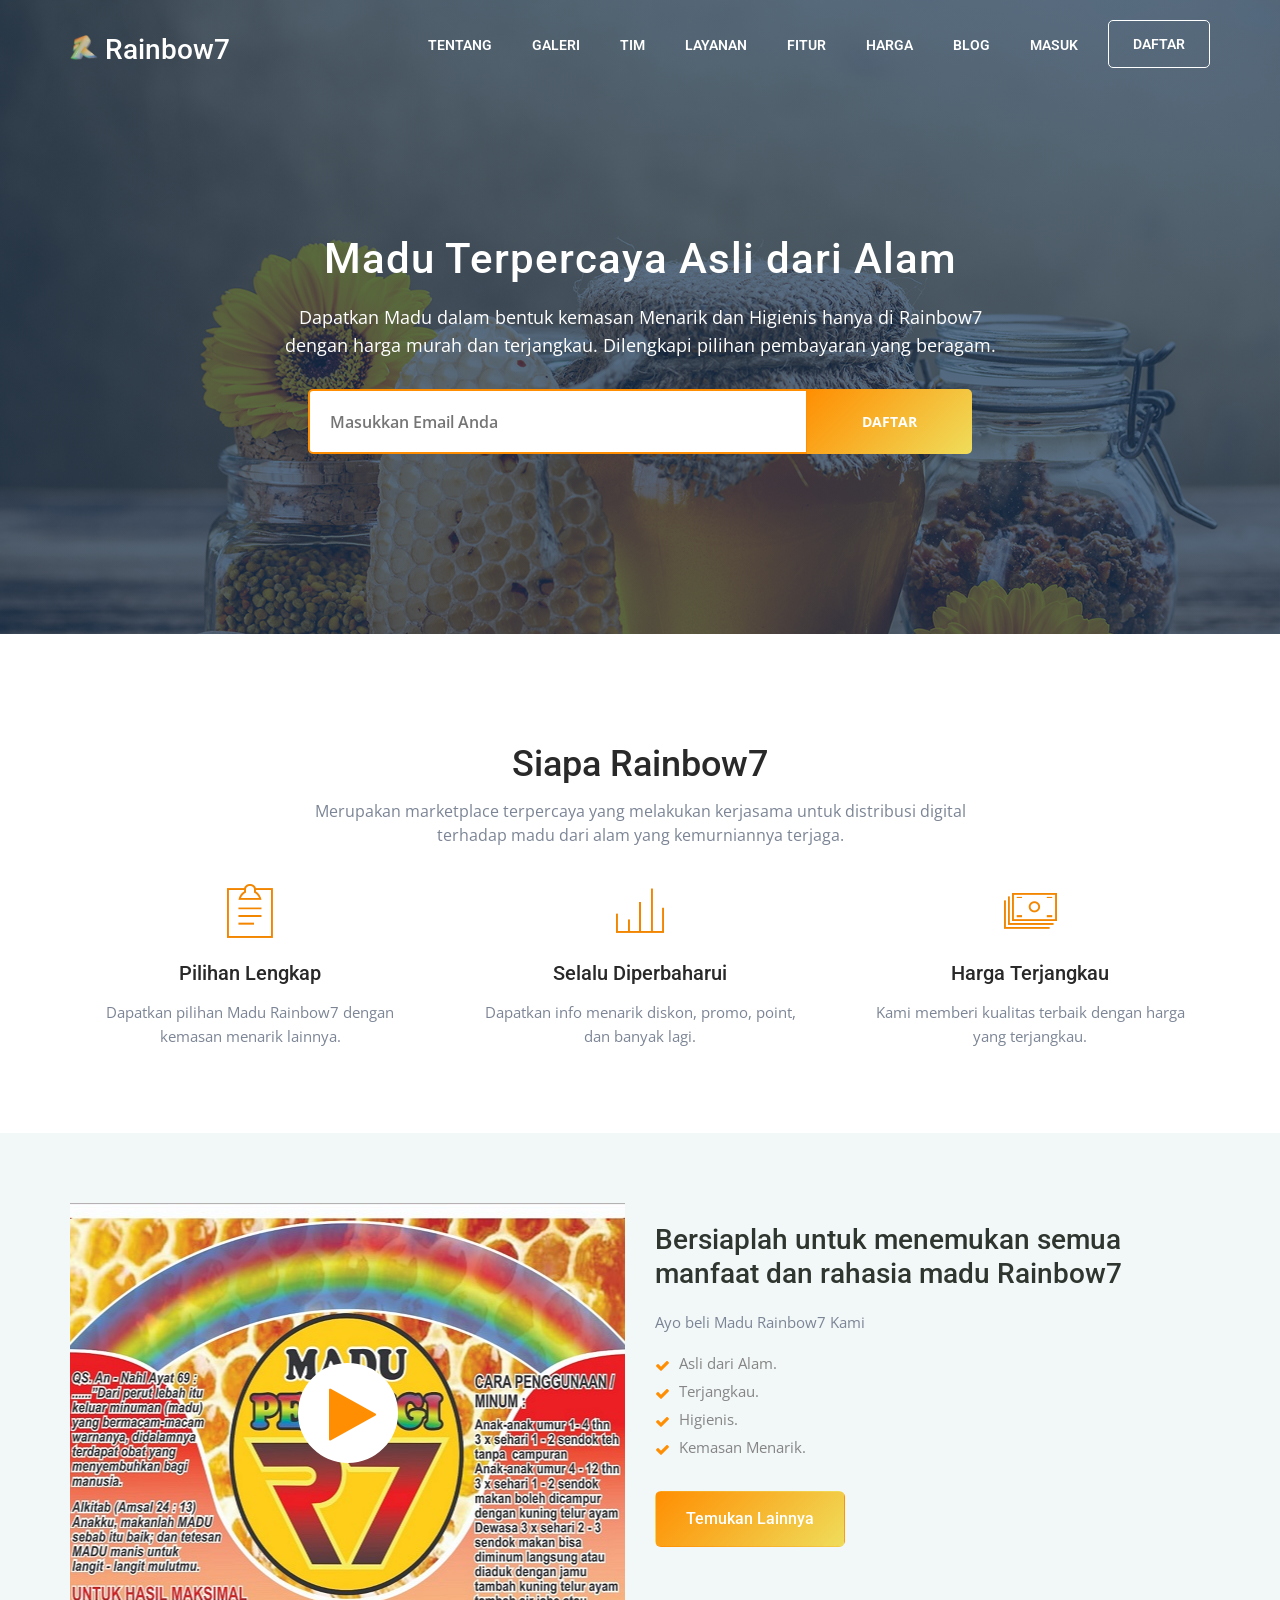
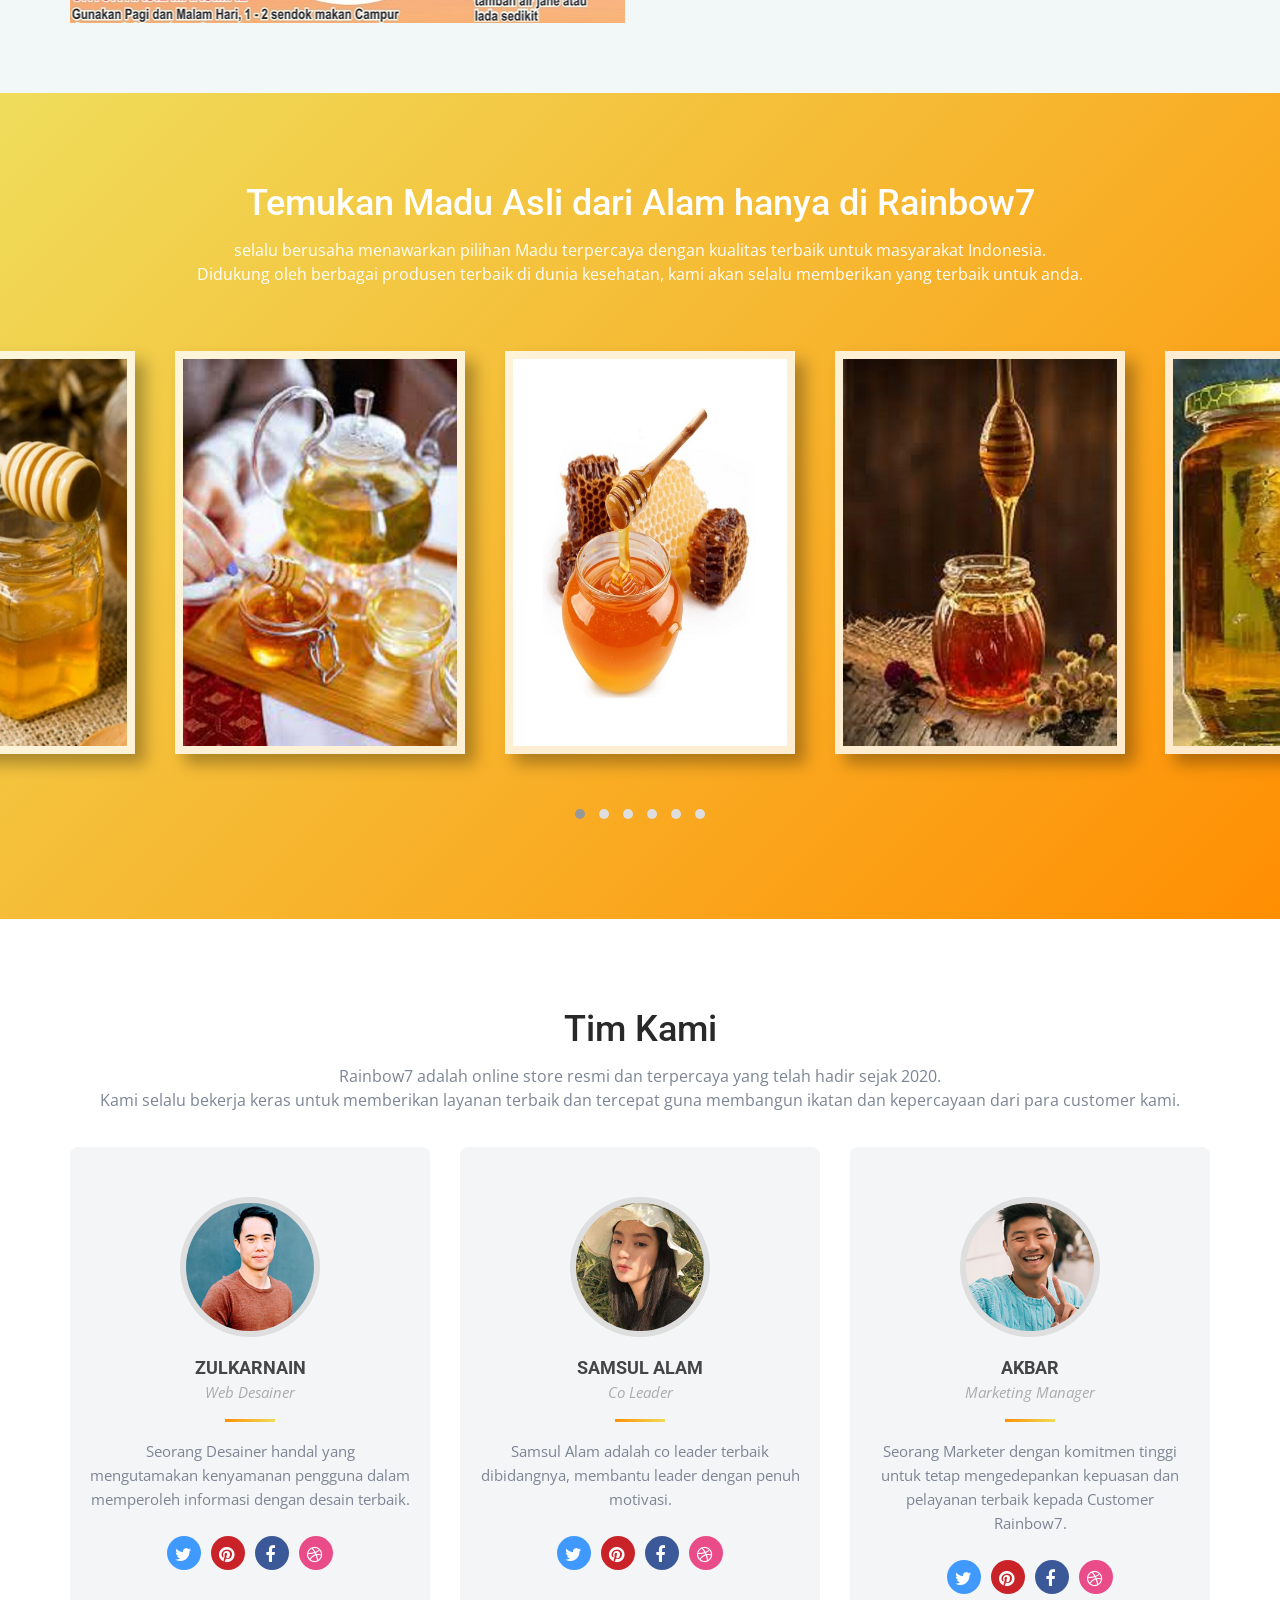
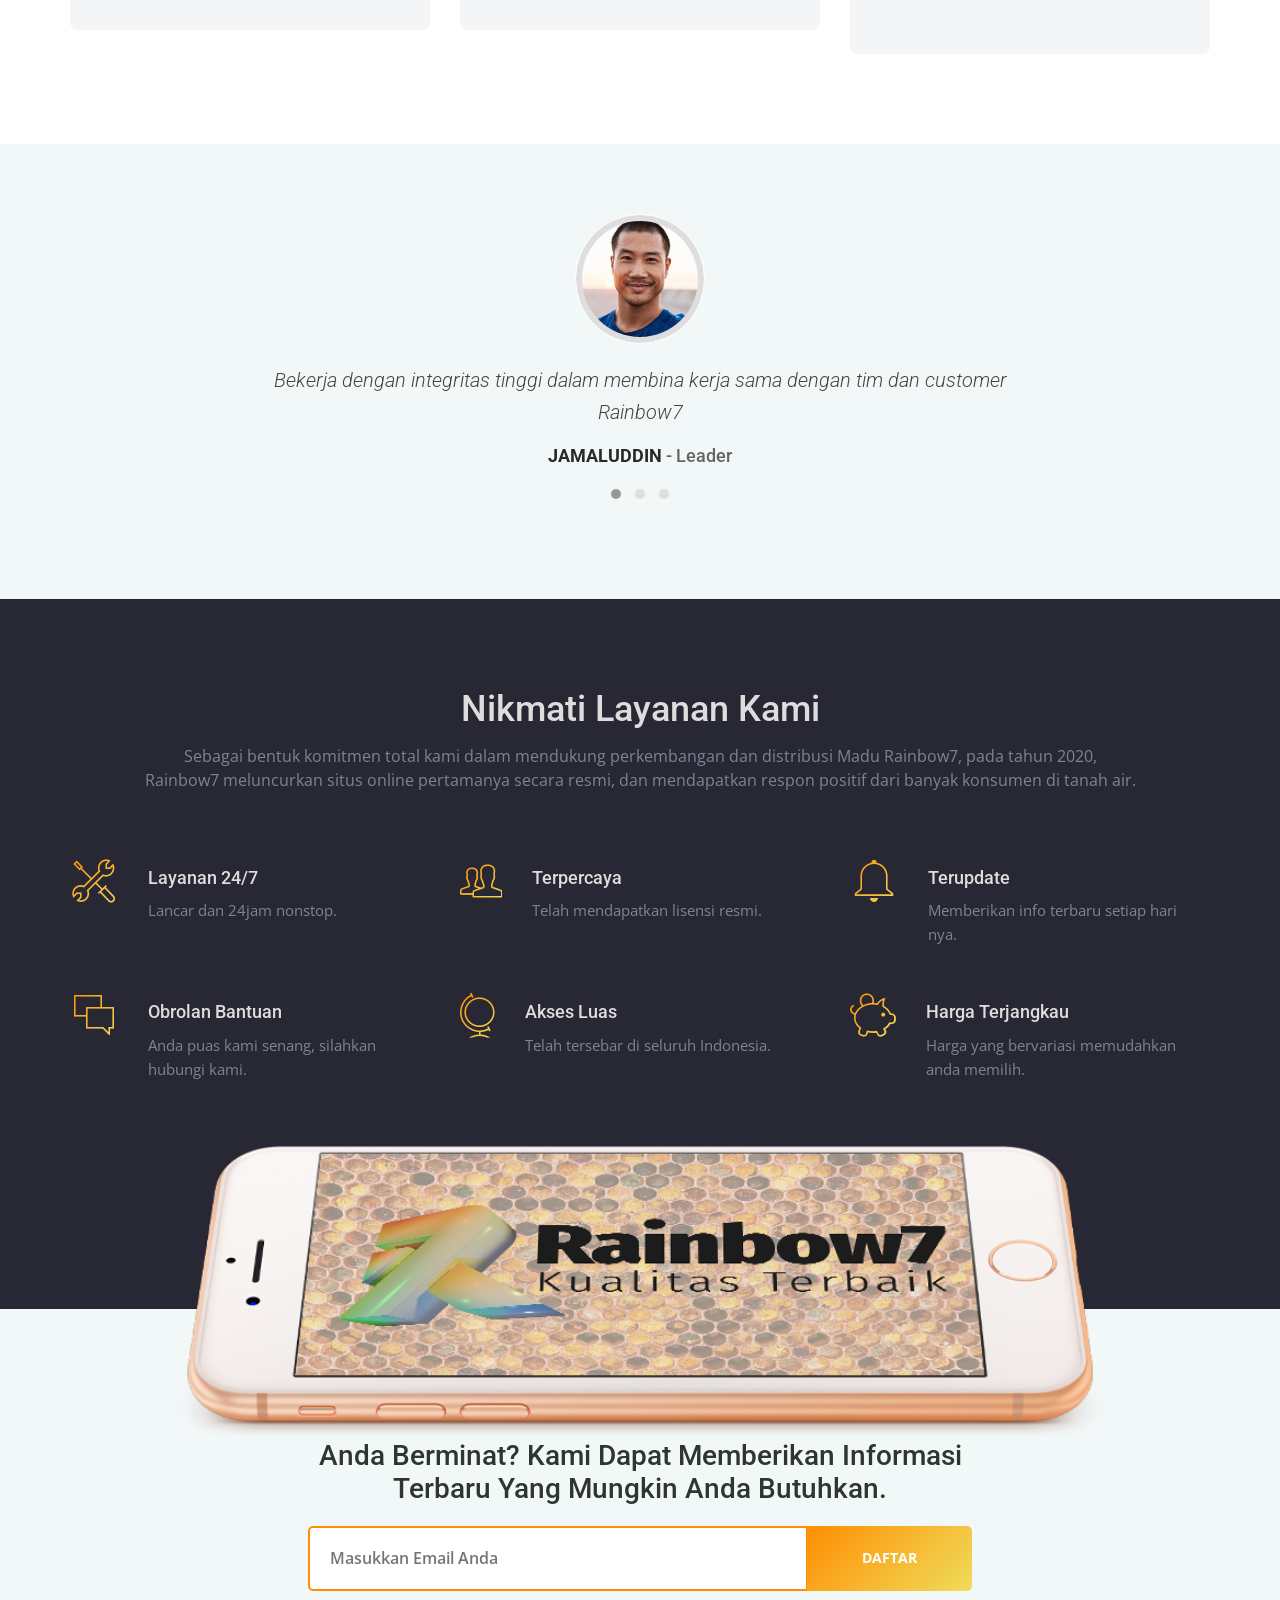
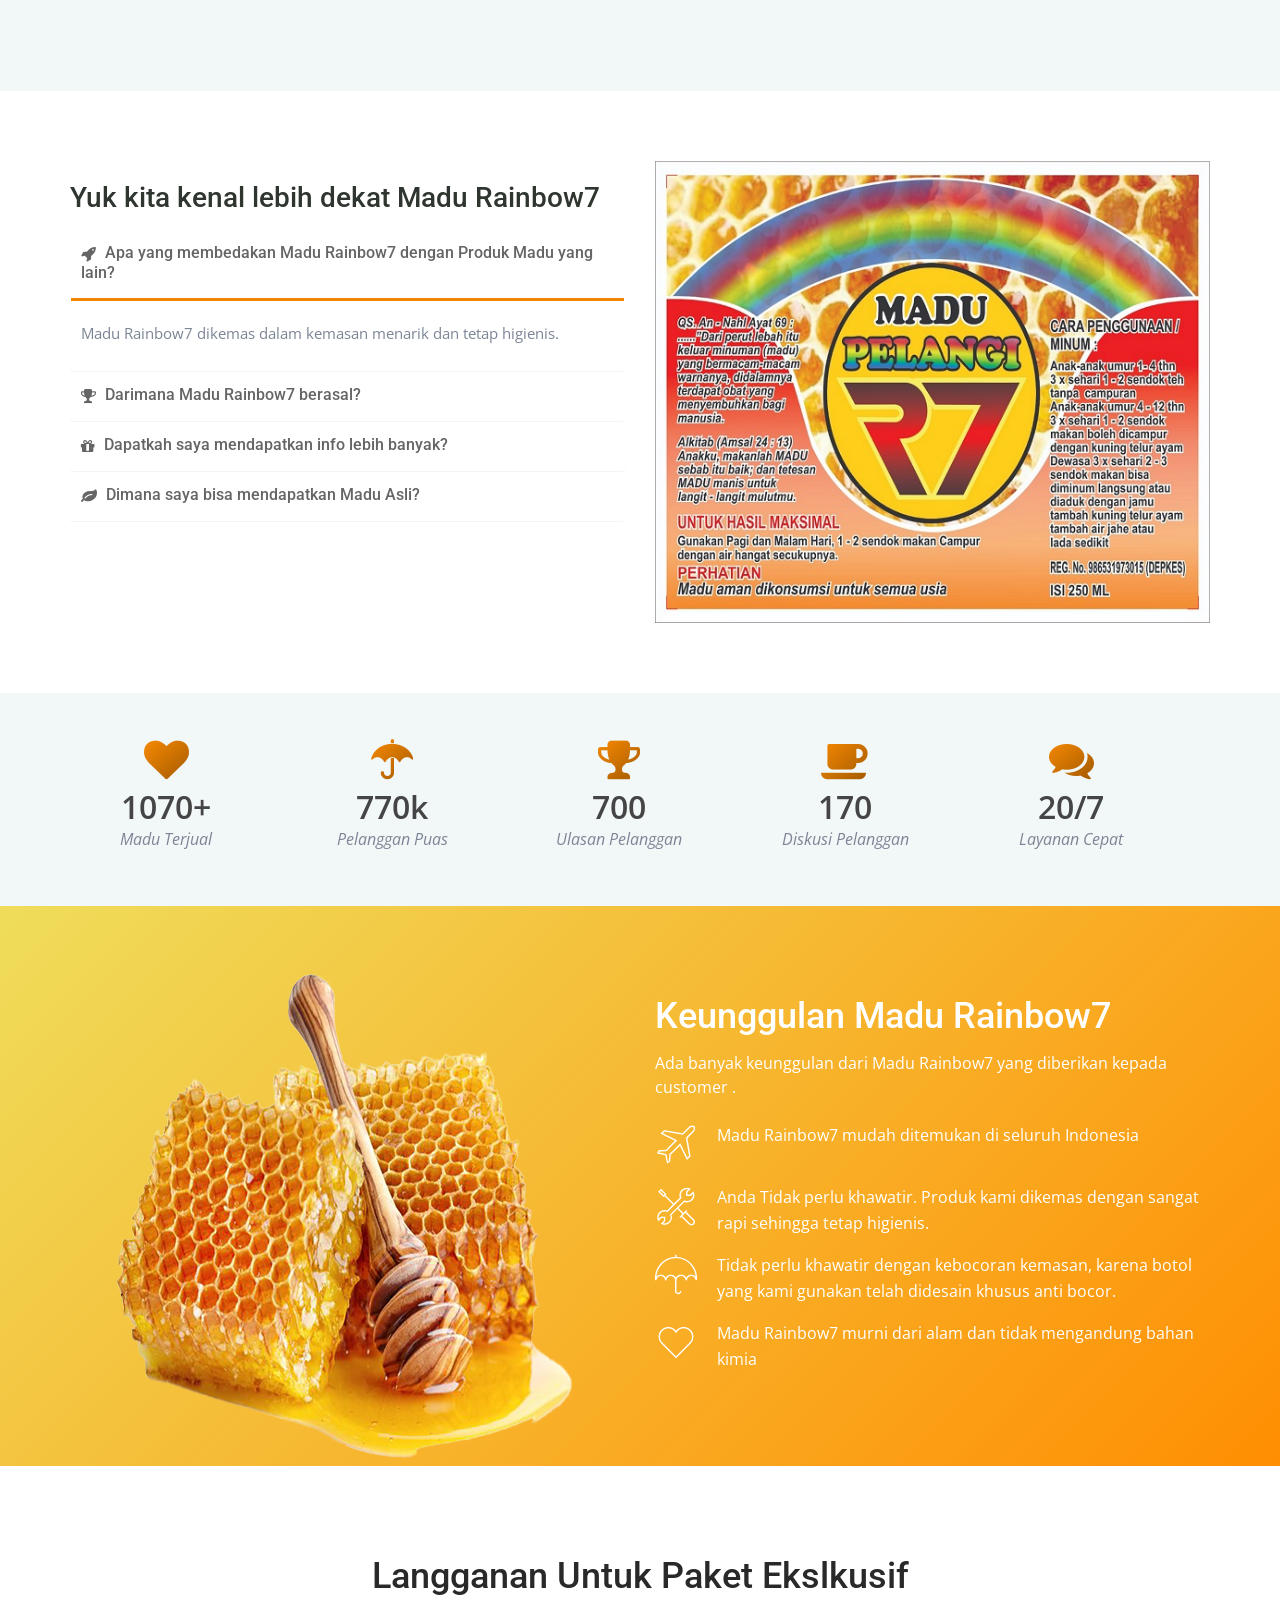
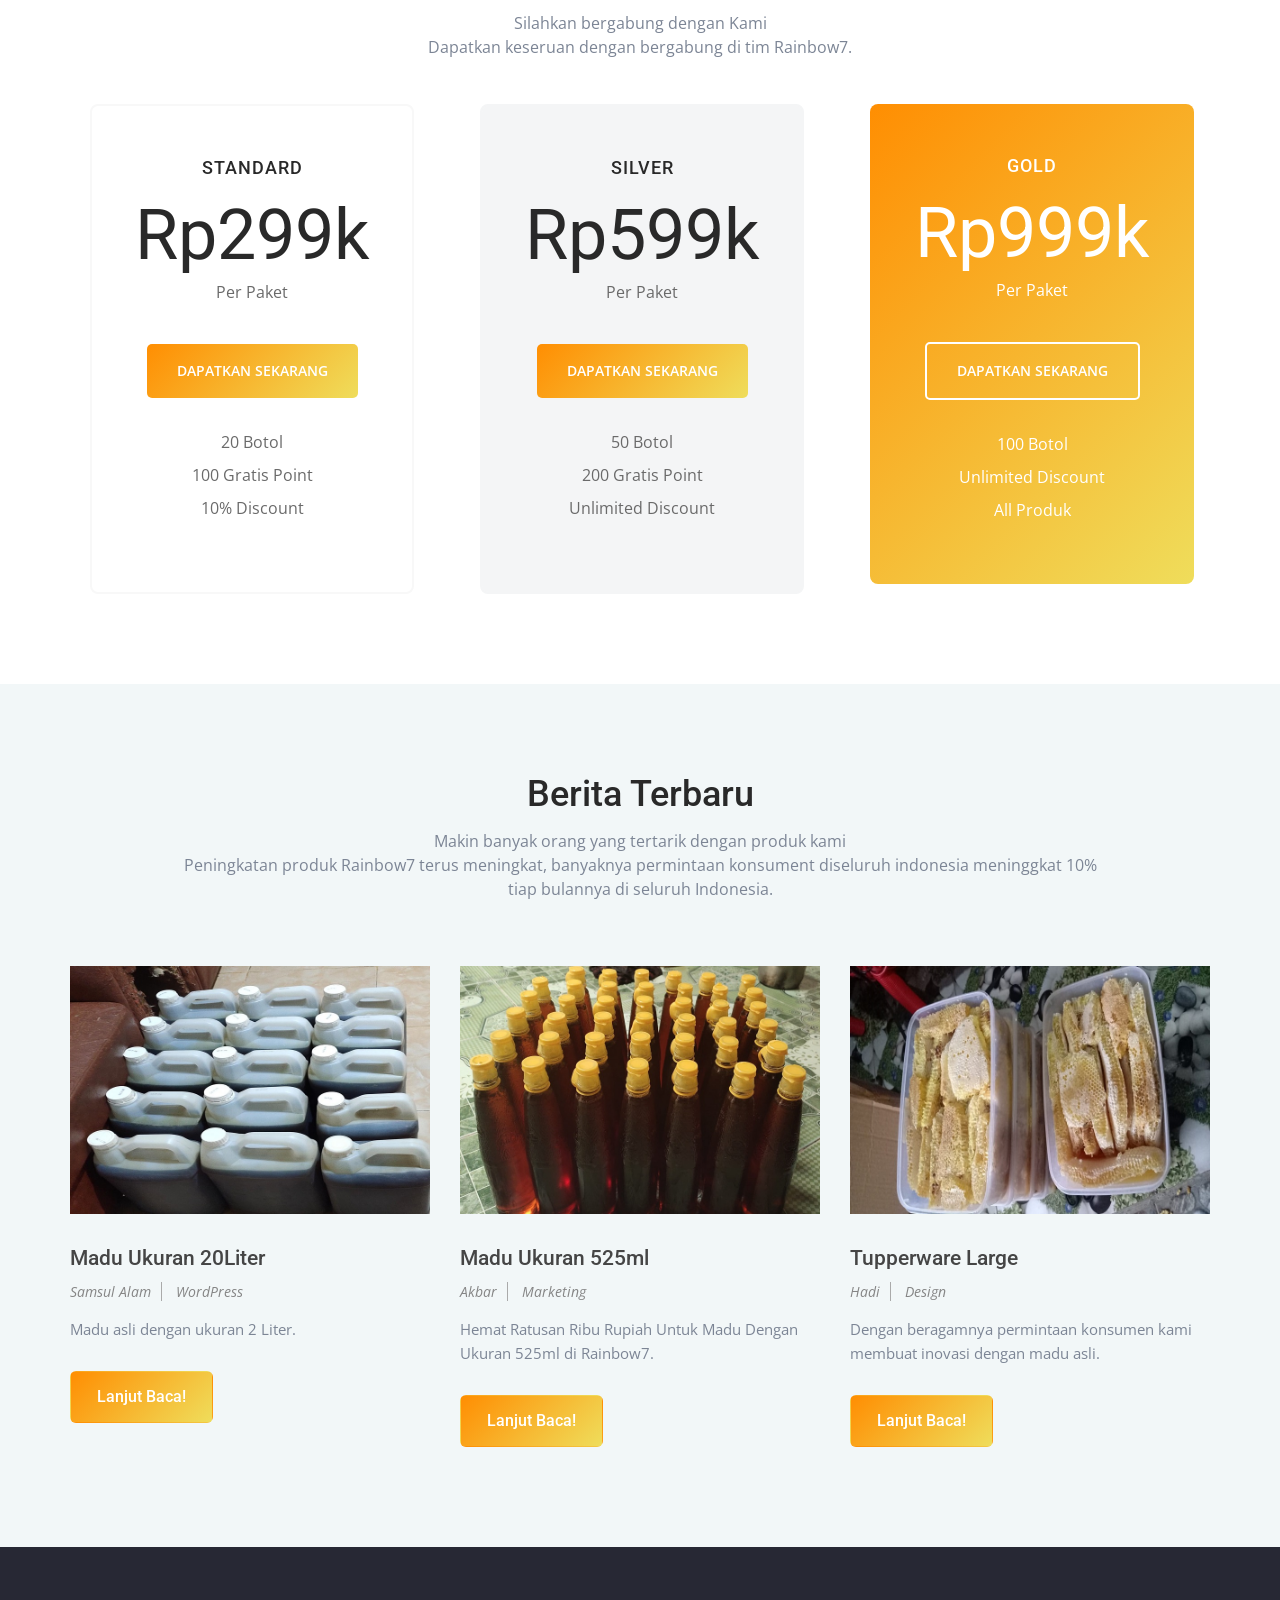
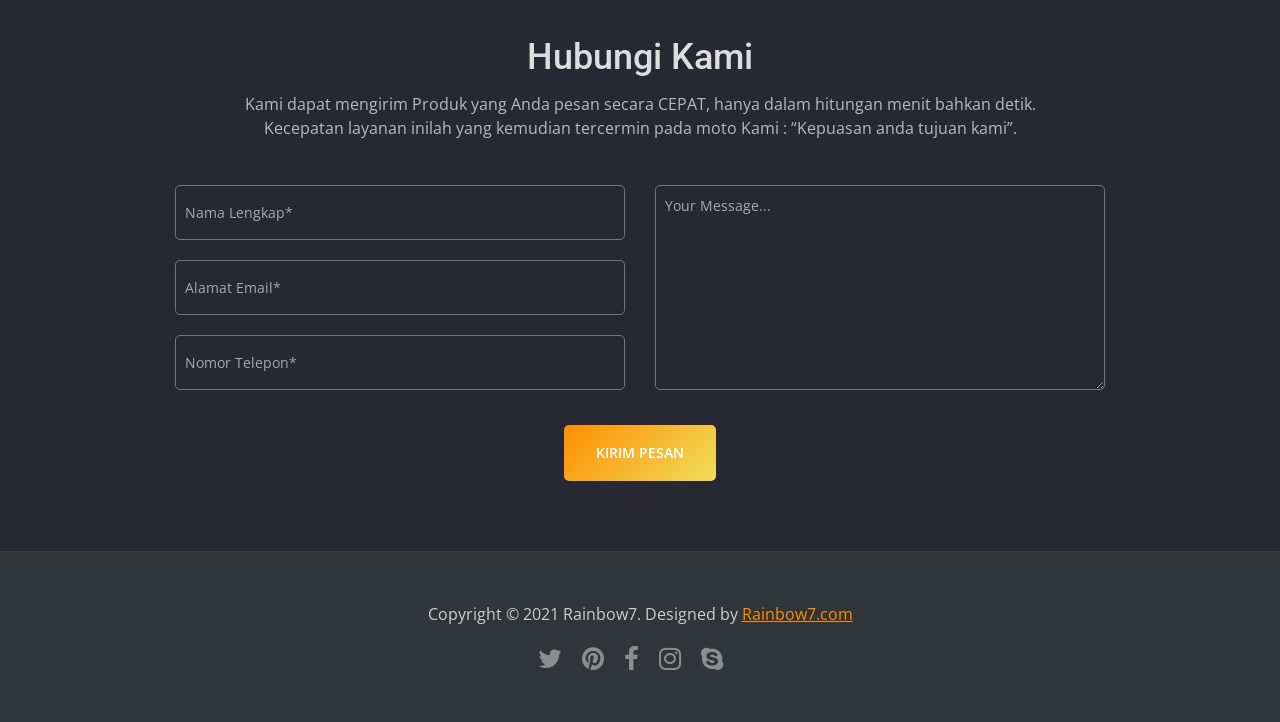
<file: index.html>
<!DOCTYPE html>
<html lang="en">

<head>
	<meta charset="utf-8">
	<meta name="viewport" content="width=device-width, initial-scale=1.0">
	<meta name="keywords" content="">
	<meta name="description" content="">

	<title>RAINBOW 7 - Marketplace Madu Terpercaya</title>


	<!-- Loading Bootstrap -->
	<link href="css/bootstrap.css" rel="stylesheet">

	<!-- Loading Template CSS -->
	<link href="css/style.css" rel="stylesheet">
	<link href="css/animate.css" rel="stylesheet">
	<link href="css/style-magnific-popup.css" rel="stylesheet">

	<!-- Fonts -->
	<link href="https://fonts.googleapis.com/css?family=Open+Sans:300,300i,400,400i,600,600i,700,700i,800,800i"
		rel="stylesheet">
	<link href="https://fonts.googleapis.com/css?family=Roboto:100,100i,300,300i,400,400i,500,500i,700,700i,900,900i"
		rel="stylesheet">

	<!-- Awsome Fonts -->
	<link rel="stylesheet" href="https://cdnjs.cloudflare.com/ajax/libs/font-awesome/4.7.0/css/font-awesome.min.css">
	<link rel="stylesheet" href="css/pe-icon-7-stroke.css">

	<!-- Optional - Adds useful class to manipulate icon font display -->
	<link rel="stylesheet" href="css/helper.css">

	<link rel="stylesheet" href="css/owl.carousel.min.css">
	<link rel="stylesheet" href="css/owl.theme.default.min.css">

	<!-- Font Favicon -->
	<link rel="shortcut icon" href="images/favicon.ico">

	<!-- HTML5 shim, for IE6-8 support of HTML5 elements. All other JS at the end of file. -->
	<!--[if lt IE 9]>
      <script src="js/html5shiv.js"></script>
      <script src="js/respond.min.js"></script>
    <![endif]-->

	<!--headerIncludes-->

</head>

<body>

	<!--begin header -->
	<header class="header">

		<!--begin nav -->
		<nav class="navbar navbar-default navbar-fixed-top">

			<!--begin container -->
			<div class="container">

				<!--begin navbar -->
				<div class="navbar-header">

					<button data-target="#navbar-collapse-02" data-toggle="collapse" class="navbar-toggle"
						type="button">
						<span class="sr-only">Pindah Halaman</span>
						<span class="icon-bar"></span>
						<span class="icon-bar"></span>
						<span class="icon-bar"></span>
					</button>

					<!--logo -->
					<a href="/" class="navbar-brand" id="logo"><img src="/images/logo.png" class="logo-lg" id="r7"> Rainbow7</a>

				</div>

				<div id="navbar-collapse-02" class="collapse navbar-collapse">

					<ul class="nav navbar-nav navbar-right">

						<li><a href="#about">Tentang</a></li>

						<li><a href="#gallery">Galeri</a></li>

						<li><a href="#team">Tim</a></li>

						<li><a href="#services">Layanan</a></li>

						<li><a href="#features">Fitur</a></li>

						<li><a href="#pricing">Harga</a></li>

						<li><a href="#blog">Blog</a></li>

						<li><a href="/user">Masuk</a></li>

						<li><a id="daftar" href="#contact" class="discover-btn">Daftar</a></li>

					</ul>
				</div>
				<!--end navbar -->

			</div>
			<!--end container -->

		</nav>
		<!--end nav -->

	</header>
	<!--end header -->

	<!--begin home section -->
	<section class="home-section" id="home_wrapper">

		<div class="home-section-overlay"></div>

		<!--begin container -->
		<div class="container">

			<!--begin row -->
			<div class="row">

				<!--begin col-md-12-->
				<div class="col-md-12 text-center">

					<h1>Madu Terpercaya Asli dari Alam</h1>

					<p>Dapatkan Madu dalam bentuk kemasan Menarik dan Higienis hanya di Rainbow7<br>
						dengan harga murah dan terjangkau. Dilengkapi pilihan pembayaran yang beragam.</p>

					<!--begin newsletter_form_wrapper -->
					<div class="newsletter_form_wrapper wow fadeIn" data-wow-delay="0.25s">

						<!--begin newsletter_form_box -->
						<div class="newsletter_form_box">

							<!--begin success_box -->
							<p class="newsletter_success_box" style="display:none;">Kami menerima pesan Anda dan Anda
								akan segera mendengar kabar dari kami. Terima kasih!</p>
							<!--end success_box -->

							<!--begin newsletter-form -->
							<form id="newsletter-form" class="newsletter_form" action="newsletter.php" method="post">

								<input id="email_newsletter" class="hero-email-newsletter" type="email" name="nf_email"
									placeholder="Masukkan Email Anda" />

								<input type="submit" value="DAFTAR" id="submit-button-newsletter" />

							</form>
							<!--end newsletter-form -->

						</div>
						<!--end newsletter_form_box -->

					</div>
					<!--end newsletter_form_wrapper -->

				</div>
				<!--end col-md-12-->

			</div>
			<!--end row -->

		</div>
		<!--end container -->

	</section>
	<!--end home section -->

	<!--begin sponsors section -->
	<!-- <div class="section-grey sponsors-padding">

		<div class="container">

			<div class="row">

				<div class="col-sm-12 sponsors">

					<img src="images/partner2.png" class="sponsor" alt="image">

					<img src="images/partner1.png" class="sponsor" alt="image">

					<img src="images/partner3.png" class="sponsor" alt="image">

					<img src="images/partner4.png" class="sponsor" alt="image">

					<img src="images/partner5.png" class="sponsor" alt="image">

				</div>

			</div>

		</div>

	</div> -->
	<!--end sponsors section -->

	<!--begin section-white -->
	<section class="section-white" id="about">

		<!--begin container -->
		<div class="container">

			<!--begin row -->
			<div class="row">

				<!--begin col-md-12 -->
				<div class="col-md-12 text-center padding-top-20">

					<h2 class="section-title">Siapa Rainbow7</h2>

					<p class="section-subtitle">Merupakan marketplace terpercaya yang melakukan kerjasama untuk
						distribusi digital<br>terhadap madu dari alam yang kemurniannya terjaga.</p>

				</div>
				<!--end col-md-12 -->

				<!--begin col-md-4 -->
				<div class="col-md-4">

					<div class="about-box">

						<i class="pe-7s-note2 hi-icon"></i>

						<h3>Pilihan Lengkap</h3>

						<p>Dapatkan pilihan Madu Rainbow7 dengan kemasan menarik lainnya.</p>

					</div>

				</div>
				<!--end col-md-4 -->

				<!--begin col-md-4 -->
				<div class="col-md-4">

					<div class="about-box">

						<i class="pe-7s-graph3 hi-icon"></i>

						<h3>Selalu Diperbaharui</h3>

						<p>Dapatkan info menarik diskon, promo, point, dan banyak lagi.</p>

					</div>

				</div>
				<!--end col-md-4 -->

				<!--begin col-md-4 -->
				<div class="col-md-4">

					<div class="about-box">

						<i class="pe-7s-cash hi-icon"></i>

						<h3>Harga Terjangkau</h3>

						<p>Kami memberi kualitas terbaik dengan harga yang terjangkau.</p>

					</div>

				</div>
				<!--end col-md-4 -->

			</div>
			<!--end row -->

		</div>
		<!--end container -->

	</section>
	<!--end section-white -->

	<!--begin section-grey -->
	<section class="section-grey">

		<!--begin container-->
		<div class="container">

			<!--begin row-->
			<div class="row">

				<!--begin col-md-6-->
				<div class="col-md-6">

					<div class="youtube-video-wrapper">

						<!--begin popup-gallery-->
						<div class="popup-gallery">

							<a class="popup4 youtube-video-icon" href="https://www.youtube.com/watch?v=v0KGJAklTks">

								<i class="fa fa-play"></i></a>

						</div>
						<!--end popup-gallery-->

					</div>

				</div>
				<!--end col-sm-6-->

				<!--begin col-md-6-->
				<div class="col-md-6">

					<h3>Bersiaplah untuk menemukan semua manfaat dan rahasia madu Rainbow7</h3>

					<p>Ayo beli Madu Rainbow7 Kami</p>

					<ul class="features-list-dark">

						<li><i class="fa fa-check lyla"></i> Asli dari Alam.</li>

						<li><i class="fa fa-check lyla"></i> Terjangkau.</li>

						<li><i class="fa fa-check lyla"></i> Higienis.</li>

						<li><i class="fa fa-check lyla"></i> Kemasan Menarik.</li>

					</ul>

					<a href="#" class="btn btn-lg btn-blue">Temukan Lainnya</a>

				</div>
				<!--end col-md-6-->

			</div>
			<!--end row-->

		</div>
		<!--end container-->

	</section>
	<!--end section-grey-->

	<!--begin gallery section -->
	<section class="section-gradient" id="gallery">

		<!--begin container -->
		<div class="container-fluid	">

			<!--begin row -->
			<div class="row">

				<!--begin col-md-12 -->
				<div class="col-md-12 text-center">

					<h2 class="section-title white">Temukan Madu Asli dari Alam hanya di Rainbow7</h2>

					<p class="section-subtitle white">selalu berusaha menawarkan pilihan Madu terpercaya dengan kualitas
						terbaik untuk masyarakat Indonesia.<br>
						Didukung oleh berbagai produsen terbaik di dunia kesehatan, kami akan selalu memberikan
						yang terbaik untuk anda.</p>

				</div>
				<!--end col-md-12 -->

				<!--begin col-md-12 -->
				<div class="gallery-item-wrapper padding-top-30">

					<!--begin owl carousel -->
					<div id="owl2" class="owl-carousel owl-theme">

						<img src="images/madu1.jpg" alt="showcase" class="gallery-show">

						<img src="images/madu2.jfif" alt="showcase" class="gallery-show">

						<img src="images/madu3.jfif" alt="showcase" class="gallery-show">

						<img src="images/madu4.jfif" alt="showcase" class="gallery-show">

						<img src="images/madu5.jpg" alt="showcase" class="gallery-show">

						<img src="images/madu6.jfif" alt="showcase" class="gallery-show">

					</div>
					<!--end owl carousel -->

					<!--begin owl-dots -->
					<div class="owl-dots">

						<div class="owl-dot active"><span></span></div>

						<div class="owl-dot"><span></span></div>

						<div class="owl-dot"><span></span></div>

					</div>
					<!--end owl-dots -->

				</div>
				<!--end col-md-12-->

			</div>
			<!--end row -->

		</div>
		<!--end container -->

	</section>
	<!--end section gallery -->

	<!--begin team section -->
	<section class="section-white" id="team">

		<!--begin container-->
		<div class="container">

			<!--begin row-->
			<div class="row">

				<!--begin col-md-12 -->
				<div class="col-md-12 text-center">

					<h2 class="section-title">Tim Kami</h2>

					<p class="section-subtitle">Rainbow7 adalah online store resmi dan terpercaya yang telah hadir sejak
						2020.<br>
						Kami selalu bekerja keras untuk memberikan layanan terbaik dan tercepat guna membangun ikatan
						dan kepercayaan dari para customer kami.</p>

				</div>
				<!--end col-md-12 -->

				<!--begin team-item -->
				<div class="col-sm-6 col-md-4">

					<div class="team-item">

						<img src="images/people-1.png" class="team-img" alt="pic">

						<h3>ZULKARNAIN</h3>

						<div class="team-info">
							<p>Web Desainer</p>
						</div>

						<p>Seorang Desainer handal yang mengutamakan kenyamanan pengguna dalam memperoleh informasi
							dengan desain terbaik.</p>

						<ul class="team-icon">

							<li><a href="#" class="twitter"><i class="fa fa-twitter"></i></a></li>

							<li><a href="#" class="pinterest"><i class="fa fa-pinterest"></i></a></li>

							<li><a href="#" class="facebook"><i class="fa fa-facebook"></i></a></li>

							<li><a href="#" class="dribble"><i class="fa fa-dribbble"></i></a></li>

						</ul>

					</div>

				</div>
				<!--end team-item -->

				<!--begin team-item -->
				<div class="col-sm-6 col-md-4">

					<div class="team-item">

						<img src="images/people-2.png" class="team-img" alt="pic">

						<h3>SAMSUL ALAM</h3>

						<div class="team-info">
							<p>Co Leader</p>
						</div>

						<p>Samsul Alam adalah co leader terbaik dibidangnya, membantu leader dengan penuh motivasi.</p>

						<ul class="team-icon">

							<li><a href="#" class="twitter"><i class="fa fa-twitter"></i></a></li>

							<li><a href="#" class="pinterest"><i class="fa fa-pinterest"></i></a></li>

							<li><a href="#" class="facebook"><i class="fa fa-facebook"></i></a></li>

							<li><a href="#" class="dribble"><i class="fa fa-dribbble"></i></a></li>

						</ul>

					</div>

				</div>
				<!--end team-item -->

				<!--begin team-item -->
				<div class="col-sm-6 col-md-4">

					<div class="team-item">

						<img src="images/people-3.png" class="team-img" alt="pic">

						<h3>Akbar</h3>

						<div class="team-info">
							<p>Marketing Manager</p>
						</div>

						<p>Seorang Marketer dengan komitmen tinggi untuk tetap mengedepankan kepuasan dan pelayanan
							terbaik kepada Customer Rainbow7.</p>

						<ul class="team-icon">

							<li><a href="#" class="twitter"><i class="fa fa-twitter"></i></a></li>

							<li><a href="#" class="pinterest"><i class="fa fa-pinterest"></i></a></li>

							<li><a href="#" class="facebook"><i class="fa fa-facebook"></i></a></li>

							<li><a href="#" class="dribble"><i class="fa fa-dribbble"></i></a></li>

						</ul>

					</div>

				</div>
				<!--end team-item -->

			</div>
			<!--end row-->

		</div>
		<!--end container-->

	</section>
	<!--end team section -->

	<!--begin testimonials section -->
	<section class="section-grey">

		<!--begin container -->
		<div class="container">

			<!--begin row -->
			<div class="row">

				<!--begin col-md-10 -->
				<div class="col-md-8 col-md-offset-2">

					<!--begin owl carousel -->
					<div id="owl1" class="owl-carousel owl-theme">

						<div class="testim-inner">

							<img src="images/people-4.png" alt="testimonials" class="testim-img">

							<p>Bekerja dengan integritas tinggi dalam membina kerja sama dengan tim dan customer
								Rainbow7
							</p>

							<h6>JAMALUDDIN<span class="job-text"> - Leader</span></h6>

						</div>

						<div class="testim-inner">

							<img src="images/people-5.png" alt="testimonials" class="testim-img">

							<p>Kreator dari seluruh desainer, memberikan inovasi tak terhingga.</p>

							<h6>Syuaib<span class="job-text"> - Magazine Editor</span></h6>

						</div>

						<div class="testim-inner">

							<img src="images/people-6.png" alt="testimonials" class="testim-img">

							<p>Desainer kreatif yang membuat anda menikmati arti sebuah karya seni.</p>

							<h6>Hadi<span class="job-text"> - App Magazine Editor</span></h6>

						</div>

					</div>
					<!--end owl carousel -->

					<!--begin owl carousel -->
					<div class="owl-dots">

						<div class="owl-dot active"><span></span></div>

						<div class="owl-dot"><span></span></div>

						<div class="owl-dot"><span></span></div>

					</div>
					<!--end owl carousel -->

				</div>
				<!--end-col-md-10 -->

			</div>
			<!--end row -->

		</div>
		<!--end container -->

	</section>
	<!--end testimonials section -->

	<!--begin services section -->
	<section class="section-dark" id="services">

		<!--begin container -->
		<div class="container">

			<!--begin row -->
			<div class="row">

				<!--begin col-md-12-->
				<div class="col-md-12 text-center padding-bottom-40">

					<h2 class="section-title grey">Nikmati Layanan Kami</h2>

					<p class="section-subtitle">Sebagai bentuk komitmen total kami dalam mendukung perkembangan dan
						distribusi Madu Rainbow7, pada tahun 2020,<br>
						Rainbow7 meluncurkan situs online pertamanya secara resmi, dan mendapatkan respon positif dari
						banyak konsumen di tanah air.</p>

				</div>
				<!--end col-md-12 -->

				<!--begin col-md-4-->
				<div class="col-md-4">

					<div class="feature-box">

						<i class="pe-7s-tools"></i>

						<div class="feature-box-text">

							<h4>Layanan 24/7</h4>

							<p>Lancar dan 24jam nonstop.</p>

						</div>

					</div>
				</div>
				<!--end col-md-4 -->

				<!--begin col-md-4-->
				<div class="col-md-4">

					<div class="feature-box">

						<i class="pe-7s-users"></i>

						<div class="feature-box-text">

							<h4>Terpercaya</h4>

							<p>Telah mendapatkan lisensi resmi.</p>

						</div>

					</div>
				</div>
				<!--end col-md-4 -->

				<!--begin col-md 4-->
				<div class="col-md-4">

					<div class="feature-box">

						<i class="pe-7s-bell"></i>

						<div class="feature-box-text">

							<h4>Terupdate</h4>

							<p>Memberikan info terbaru setiap hari nya.</p>

						</div>

					</div>
				</div>
				<!--end col-md-4 -->

				<!--begin col-md-4-->
				<div class="col-md-4">

					<div class="feature-box">

						<i class="pe-7s-chat"></i>

						<div class="feature-box-text">

							<h4>Obrolan Bantuan</h4>

							<p>Anda puas kami senang, silahkan hubungi kami.</p>

						</div>

					</div>
				</div>
				<!--end col-md-4 -->

				<!--begin col-md-4-->
				<div class="col-md-4">

					<div class="feature-box">

						<i class="pe-7s-world"></i>

						<div class="feature-box-text">

							<h4>Akses Luas</h4>

							<p>Telah tersebar di seluruh Indonesia.</p>

						</div>

					</div>
				</div>
				<!--end col-md-4 -->

				<!--begin col-md-4-->
				<div class="col-md-4">

					<div class="feature-box">

						<i class="pe-7s-piggy"></i>

						<div class="feature-box-text">

							<h4>Harga Terjangkau</h4>

							<p>Harga yang bervariasi memudahkan anda memilih.</p>

						</div>

					</div>
				</div>
				<!--end col-md-4 -->

			</div>
			<!--end row -->

			<!--begin iphone image -->
			<img src="/images/iphone-12mini.png" alt="home-iphone" class="extra-image width-100 wow fadeInUp"
				data-wow-delay="0.25s">
			<!--end iphone image -->

		</div>
		<!--end container -->

	</section>
	<!--end services section -->

	<!--begin newsletter section -->
	<section class="section-grey">

		<!--begin container -->
		<div class="container">

			<!--begin row -->
			<div class="row">

				<!--begin col-md-12 -->
				<div class="col-md-12 text-center padding-top-40">

					<h3>Anda Berminat? Kami Dapat Memberikan Informasi<br>
						Terbaru Yang Mungkin Anda Butuhkan.</h3>

				</div>
				<!--end col-md-12 -->

				<!--begin col-md-12-->
				<div class="col-md-12">

					<!--begin newsletter_form_wrapper -->
					<div class="newsletter_form_wrapper wow fadeIn" data-wow-delay="0.25s">

						<!--begin newsletter_form_box -->
						<div class="newsletter_form_box">

							<!--begin success_box -->
							<p class="newsletter_success_box" style="display:none;">Kami menerima pesan Anda dan Anda
								akan segera mendengar kabar dari kami. Terima kasih!</p>
							<!--end success_box -->

							<!--begin newsletter-form -->
							<form id="newsletter-form" class="newsletter_form" action="newsletter.php" method="post">

								<input id="email_newsletter" type="email" name="nf_email"
									placeholder="Masukkan Email Anda" />

								<input type="submit" value="DAFTAR" id="submit-button-newsletter" />

							</form>
							<!--end newsletter-form -->

						</div>
						<!--end newsletter_form_box -->

					</div>
					<!--end newsletter_form_wrapper -->

				</div>
				<!--end col-md-12 -->

			</div>
			<!--end row -->

		</div>
		<!--end container -->

	</section>
	<!--end newsletter section -->

	<!--begin features section -->
	<section class="section-white" id="features">

		<!--begin container-->
		<div class="container">

			<!--begin row-->
			<div class="row">

				<!--begin col-md-6-->
				<div class="col-md-6">

					<h3>Yuk kita kenal lebih dekat Madu Rainbow7</h3>

					<div class="panel-wrapper">

						<div class="panel-group" id="accordion" role="tablist" aria-multiselectable="true">

							<div class="panel panel-default">

								<div class="panel-heading" role="tab" id="headingOne">

									<h4 class="panel-title">

										<a role="button" data-toggle="collapse" data-parent="#accordion"
											href="#collapseOne" aria-expanded="true" aria-controls="collapseOne">
											<i class="fa fa-rocket panel-icon"></i> Apa yang membedakan Madu Rainbow7
											dengan Produk Madu yang lain?

										</a>

									</h4>

								</div>

								<div id="collapseOne" class="panel-collapse collapse in" role="tabpanel"
									aria-labelledby="headingOne">

									<div class="panel-body">

										<p>Madu Rainbow7 dikemas dalam kemasan menarik dan tetap higienis.</p>

									</div>

								</div>

							</div>

							<div class="panel panel-default">

								<div class="panel-heading" role="tab" id="headingTwo">

									<h4 class="panel-title">

										<a class="collapsed" role="button" data-toggle="collapse"
											data-parent="#accordion" href="#collapseTwo" aria-expanded="false"
											aria-controls="collapseTwo">
											<i class="fa fa-trophy panel-icon"></i> Darimana Madu Rainbow7 berasal?

										</a>

									</h4>

								</div>

								<div id="collapseTwo" class="panel-collapse collapse" role="tabpanel"
									aria-labelledby="headingTwo">

									<div class="panel-body">

										<p>Madu Rainbow7 merupakan madu asli dari alam.</p>

									</div>

								</div>

							</div>

							<div class="panel panel-default">

								<div class="panel-heading" role="tab" id="headingThree">

									<h4 class="panel-title">

										<a class="collapsed" role="button" data-toggle="collapse"
											data-parent="#accordion" href="#collapseThree" aria-expanded="false"
											aria-controls="collapseThree">
											<i class="fa fa-gift panel-icon"></i> Dapatkah saya mendapatkan info
											lebih banyak?
										</a>

									</h4>

								</div>

								<div id="collapseThree" class="panel-collapse collapse" role="tabpanel"
									aria-labelledby="headingThree">

									<div class="panel-body">

										<p>Tentu. Silahkan hubungi kami</p>

									</div>

								</div>

							</div>

							<div class="panel panel-default">

								<div class="panel-heading" role="tab" id="headingFour">

									<h4 class="panel-title">

										<a class="collapsed" role="button" data-toggle="collapse"
											data-parent="#accordion" href="#collapseFour" aria-expanded="false"
											aria-controls="collapseFour">
											<i class="fa fa-leaf panel-icon"></i> Dimana saya bisa mendapatkan Madu
											Asli?

										</a>

									</h4>

								</div>

								<div id="collapseFour" class="panel-collapse collapse" role="tabpanel"
									aria-labelledby="headingFour">

									<div class="panel-body">

										<p>Yah tentu di Rainbow7.</p>

									</div>

								</div>

							</div>

						</div>

					</div>

				</div>
				<!--end col-md-6-->

				<!--begin col-md-6-->
				<div class="col-md-6">

					<img src="images/video.png" alt="app-image" class="width-100">

				</div>
				<!--end col-sm-6-->

			</div>
			<!--end row-->

		</div>
		<!--end container-->

	</section>
	<!--end features section -->

	<!--begin fun-facts section -->
	<section class="section-grey small-paddings">

		<!--begin container -->
		<div class="container">

			<!--begin row-->
			<div class="row">

				<!--begin fun-facts-box -->
				<div class="fun-facts-box text-center wow fadeIn" data-wow-delay="0.15s">

					<i class="fa fa-heart"></i>

					<p class="fun-facts-title"><span class="facts-numbers">1070+</span><br>Madu Terjual</p>

				</div>
				<!--end fun-facts-box -->

				<!--begin fun-facts-box -->
				<div class="fun-facts-box text-center wow fadeIn" data-wow-delay="0.3s">

					<i class="fa fa-umbrella"></i>

					<p class="fun-facts-title"><span class="facts-numbers">770k</span><br>Pelanggan Puas</p>

				</div>
				<!--end fun-facts-box -->

				<!--begin fun-facts-box -->
				<div class="fun-facts-box text-center wow fadeIn" data-wow-delay="0.45s">

					<i class="fa fa-trophy"></i>

					<p class="fun-facts-title"><span class="facts-numbers">700</span><br>Ulasan Pelanggan</p>

				</div>
				<!--end fun-facts-box -->

				<!--begin fun-facts-box -->
				<div class="fun-facts-box text-center wow fadeIn" data-wow-delay="0.6s">

					<i class="fa fa-coffee"></i>

					<p class="fun-facts-title"><span class="facts-numbers">170</span><br>Diskusi Pelanggan</p>

				</div>
				<!--end fun-facts-box -->

				<!--begin fun-facts-box -->
				<div class="fun-facts-box text-center wow fadeIn" data-wow-delay="0.75s">

					<i class="fa fa-comments"></i>

					<p class="fun-facts-title"><span class="facts-numbers">20/7</span><br>Layanan Cepat</p>

				</div>
				<!--end fun-facts-box -->

			</div>
			<!--end row-->

		</div>
		<!--end container -->

	</section>
	<!--end fun-facts section -->

	<!--begin section-gradient -->
	<section class="section-gradient padding-top-50 no-padding-bottom">

		<!--begin container -->
		<div class="container	">

			<!--begin row -->
			<div class="row">

				<!--begin col-md-6 -->
				<div class="col-md-6">

					<img src="images/madu.png" alt="img" class="width-100 wow fadeInUp" data-wow-delay="0.25s">

				</div>
				<!--end col-md-6 -->

				<!--begin col-md-6 -->
				<div class="col-md-6">

					<h2 class="section-title white padding-top-20">Keunggulan Madu Rainbow7</h2>

					<p class="section-subtitle white">Ada banyak keunggulan dari Madu Rainbow7 yang diberikan kepada
						customer
						.</p>

					<ul class="features-list-hero">

						<li class="wow fadeIn" data-wow-delay="0.5s">
							<i class="pe-7s-plane"></i>
							Madu Rainbow7 mudah ditemukan di seluruh Indonesia

						</li>

						<li class="wow fadeIn" data-wow-delay="0.75s">
							<i class="pe-7s-tools hi-icon"></i>
							Anda Tidak perlu khawatir. Produk kami dikemas dengan sangat rapi sehingga tetap higienis.

						</li>

						<li class="wow fadeIn" data-wow-delay="1s">
							<i class="pe-7s-umbrella hi-icon"></i>
							Tidak perlu khawatir dengan kebocoran kemasan, karena botol yang kami gunakan telah didesain
							khusus anti bocor.
						</li>

						<li class="wow fadeIn" data-wow-delay="1.25s">
							<i class="pe-7s-like hi-icon"></i>
							Madu Rainbow7 murni dari alam dan tidak mengandung bahan kimia

						</li>

					</ul>

				</div>
				<!--end col-md-6 -->

			</div>
			<!--end row -->

		</div>
		<!--end container -->

	</section>
	<!--end section-gradient -->

	<!--begin pricing section -->
	<section class="section-white" id="pricing">

		<!--begin container -->
		<div class="container">

			<!--begin row -->
			<div class="row">

				<!--begin col-md-12 -->
				<div class="col-md-12 text-center padding-bottom-30">

					<h2 class="section-title">Langganan Untuk Paket Ekslkusif</h2>

					<p class="section-subtitle">Silahkan bergabung dengan Kami<br>Dapatkan keseruan dengan bergabung di
						tim Rainbow7.</p>

				</div>
				<!--end col-md-12 -->

				<!--begin col-md-4-->
				<div class="col-md-4 col-sm-4">

					<div class="price-box-white">

						<ul class="pricing-list">

							<li class="price-title">STANDARD</li>

							<li class="price-value">Rp299k</li>

							<li class="price-subtitle">Per Paket</li>

							<li class="price-tag"><a href="#">DAPATKAN SEKARANG</a></li>

							<li class="price-text">20 Botol</li>

							<li class="price-text">100 Gratis Point</li>

							<li class="price-text">10% Discount</li>

						</ul>

					</div>

				</div>
				<!--end col-md-4 -->

				<!--begin col-md-4 -->
				<div class="col-md-4 col-sm-4">

					<div class="price-box-grey">

						<ul class="pricing-list">

							<li class="price-title">SILVER</li>

							<li class="price-value">Rp599k</li>

							<li class="price-subtitle">Per Paket</li>

							<li class="price-tag"><a href="#">DAPATKAN SEKARANG</a></li>

							<li class="price-text">50 Botol</li>

							<li class="price-text">200 Gratis Point</li>

							<li class="price-text">Unlimited Discount</li>

						</ul>

					</div>

				</div>
				<!--end col-md-4 -->

				<!--begin col-md-4 -->
				<div class="col-md-4 col-sm-4">

					<div class="price-box-blue">

						<ul class="pricing-list">

							<li class="price-title white-text">GOLD</li>

							<li class="price-value white-text">Rp999k</li>

							<li class="price-subtitle white-text">Per Paket</li>

							<li class="price-tag"><a href="#">DAPATKAN SEKARANG</a></li>

							<li class="price-text white-text">100 Botol</li>

							<li class="price-text white-text">Unlimited Discount</li>

							<li class="price-text white-text">All Produk</li>

						</ul>

					</div>

				</div>
				<!--end col-md-4 -->

			</div>
			<!--end row -->

		</div>
		<!--end container -->

	</section>
	<!--end pricing section -->

	<!--begin blog -->
	<section class="section-grey" id="blog">

		<!--begin container-->
		<div class="container">

			<!--begin row-->
			<div class="row margin-bottom-50">

				<!--begin col-md-12-->
				<div class="col-md-10 col-md-offset-1 text-center">
					<h2 class="section-title">Berita Terbaru</h2>

					<div class="separator_wrapper">
						<i class="icon icon-star-two blue"></i>
					</div>

					<p class="section-subtitle">Makin banyak orang yang tertarik dengan produk kami<br>Peningkatan
						produk Rainbow7 terus meningkat, banyaknya permintaan konsument diseluruh indonesia meninggkat
						10% tiap bulannya di seluruh Indonesia.</p>
				</div>
				<!--end col-md-12-->

			</div>
			<!--end row-->

			<!--begin row-->
			<div class="row">

				<!--begin col-sm-4 -->
				<div class="col-sm-4">

					<!--begin blog-item -->
					<div class="blog-item">

						<!--begin popup image -->
						<div class="popup-wrapper">
							<div class="popup-gallery">
								<a href="#"><img src="images/2liter.jpeg" class="width-100" alt="pic"><span
										class="eye-wrapper2"><i class="icon icon-link eye-icon"></i></span></a>
							</div>
						</div>
						<!--begin popup image -->

						<!--begin blog-item_inner -->
						<div class="blog-item-inner">

							<h3 class="blog-title"><a href="#">Madu Ukuran 20Liter</a></h3>

							<a href="#" class="blog-icons"><i class="icon icon-user"></i>Samsul Alam</a>

							<a href="#" class="blog-icons last"><i class="icon icon-tags"></i> WordPress</a>

							<p>Madu asli dengan ukuran 2 Liter.</p>

							<a href="#" class="btn btn-lg btn-blue small">Lanjut Baca!</a>

						</div>
						<!--end blog-item-inner -->

					</div>
					<!--end blog-item -->

				</div>
				<!--end col-sm-4-->

				<!--begin col-sm-4 -->
				<div class="col-sm-4">

					<!--begin blog-item -->
					<div class="blog-item">

						<!--begin popup image -->
						<div class="popup-wrapper">
							<div class="popup-gallery">
								<a href="#"><img src="images/525ml.jpeg" class="width-100" alt="pic"><span
										class="eye-wrapper2"><i class="icon icon-link eye-icon"></i></span></a>
							</div>
						</div>
						<!--begin popup image -->

						<!--begin blog-item_inner -->
						<div class="blog-item-inner">

							<h3 class="blog-title"><a href="#">Madu Ukuran 525ml</a></h3>

							<a href="#" class="blog-icons"><i class="icon icon-user"></i> Akbar</a>

							<a href="#" class="blog-icons last"><i class="icon icon-tags"></i> Marketing</a>

							<p>Hemat Ratusan Ribu Rupiah Untuk Madu Dengan Ukuran 525ml di Rainbow7.</p>

							<a href="#" class="btn btn-lg btn-blue small">Lanjut Baca!</a>

						</div>
						<!--end blog-item-inner -->

					</div>
					<!--end blog-item -->

				</div>
				<!--end col-sm-4-->

				<!--begin col-sm-4 -->
				<div class="col-sm-4">

					<!--begin blog-item -->
					<div class="blog-item">

						<!--begin popup image -->
						<div class="popup-wrapper">
							<div class="popup-gallery">
								<a href="#"><img src="images/2tempat.jpeg" class="width-100" alt="pic"><span
										class="eye-wrapper2"><i class="icon icon-link eye-icon"></i></span></a>
							</div>
						</div>
						<!--begin popup image -->

						<!--begin blog-item_inner -->
						<div class="blog-item-inner">

							<h3 class="blog-title"><a href="#">Tupperware Large</a></h3>

							<a href="#" class="blog-icons"><i class="icon icon-user"></i> Hadi</a>

							<a href="#" class="blog-icons last"><i class="icon icon-tags"></i> Design</a>

							<p>Dengan beragamnya permintaan konsumen kami membuat inovasi dengan madu asli.</p>

							<a href="#" class="btn btn-lg btn-blue small">Lanjut Baca!</a>

						</div>
						<!--end blog-item-inner -->

					</div>
					<!--end blog-item -->

				</div>
				<!--end col-sm-4-->

			</div>
			<!--end row-->

		</div>
		<!--end container-->

	</section>
	<!--end blog -->

	<!--begin contact -->
	<section class="section-dark" id="contact">

		<!--begin container-->
		<div class="container">

			<!--begin row-->
			<div class="row">

				<!--begin col-md-10 -->
				<div class="col-md-10 col-md-offset-1 text-center margin-bottom-30">

					<h2 class="section-title grey">Hubungi Kami</h2>

					<p class="section-subtitle grey">Kami dapat mengirim Produk yang Anda pesan secara CEPAT, hanya
						dalam hitungan menit bahkan detik.<br>
						Kecepatan layanan inilah yang kemudian tercermin pada moto Kami : “Kepuasan anda tujuan kami”.
					</p>

				</div>
				<!--end col-md-10 -->

			</div>
			<!--end row-->

			<!--begin row-->
			<div class="row margin-20">

				<!--begin success message -->
				<p class="contact_success_box" style="display:none;">Kami menerima pesan Anda dan Anda akan segera
					mendengar kabar dari kami. Terima kasih!</p>
				<!--end success message -->

				<!--begin contact form -->
				<form id="contact-form" class="contact" action="php/contact.php" method="post">

					<!--begin col-md-6-->
					<div class="col-md-6">
						<input class="contact-input white-input" required="" name="contact_names"
							placeholder="Nama Lengkap*" type="text">

						<input class="contact-input white-input" required="" name="contact_email"
							placeholder="Alamat Email*" type="email">

						<input class="contact-input white-input" required="" name="contact_phone"
							placeholder="Nomor Telepon*" type="text">

					</div>
					<!--end col-md-6-->

					<!--begin col-md-6-->
					<div class="col-md-6">

						<textarea class="contact-commnent white-input" rows="2" cols="20" name="contact_message"
							placeholder="Your Message..."></textarea>

					</div>
					<!--end col-md-6-->

					<!--begin col-md-12-->
					<div class="col-md-12">

						<input value="Kirim Pesan" id="submit-button" class="contact-submit" type="submit">

					</div>
					<!--end col-md-12-->

				</form>
				<!--end contact form -->

			</div>
			<!--end row-->

		</div>
		<!--end container-->

	</section>
	<!--end contact-->

	<!--begin footer -->
	<div class="footer">

		<!--begin container -->
		<div class="container">

			<!--begin row -->
			<div class="row">

				<!--begin col-md-12 -->
				<div class="col-md-12 text-center">

					<p>Copyright © 2021 Rainbow7. Designed by <a href="https://zulkar789.github.io/Rainbow7/"
							target="_blank">Rainbow7.com</a></p>

					<!--begin footer_social -->
					<ul class="footer_social">

						<li>
							<a href="#">
								<i class="fa fa-twitter"></i>
							</a>
						</li>

						<li>
							<a href="#">
								<i class="fa fa-pinterest"></i>
							</a>
						</li>

						<li>
							<a href="#">
								<i class="fa fa-facebook"></i>
							</a>
						</li>

						<li>
							<a href="#">
								<i class="fa fa-instagram"></i>
							</a>
						</li>

						<li>
							<a href="#">
								<i class="fa fa-skype"></i>
							</a>
						</li>

						<li>
							<a href="#">
								<i class="fa fa-dribble"></i>
							</a>
						</li>

					</ul>
					<!--end footer_social -->

				</div>
				<!--end col-md-6 -->

			</div>
			<!--end row -->

		</div>
		<!--end container -->

	</div>
	<!--end footer -->


	<!-- Load JS here for greater good =============================-->
	<script src="js/jquery-1.11.3.min.js"></script>
	<script src="js/bootstrap.js"></script>
	<script src="js/owl.carousel.min.js"></script>
	<script src="js/jquery.scrollTo-min.js"></script>
	<script src="js/jquery.magnific-popup.min.js"></script>
	<script src="js/jquery.nav.js"></script>
	<script src="js/wow.js"></script>
	<script src="js/plugins.js"></script>
	<script src="js/custom.js"></script>


</body>

</html>
</file>
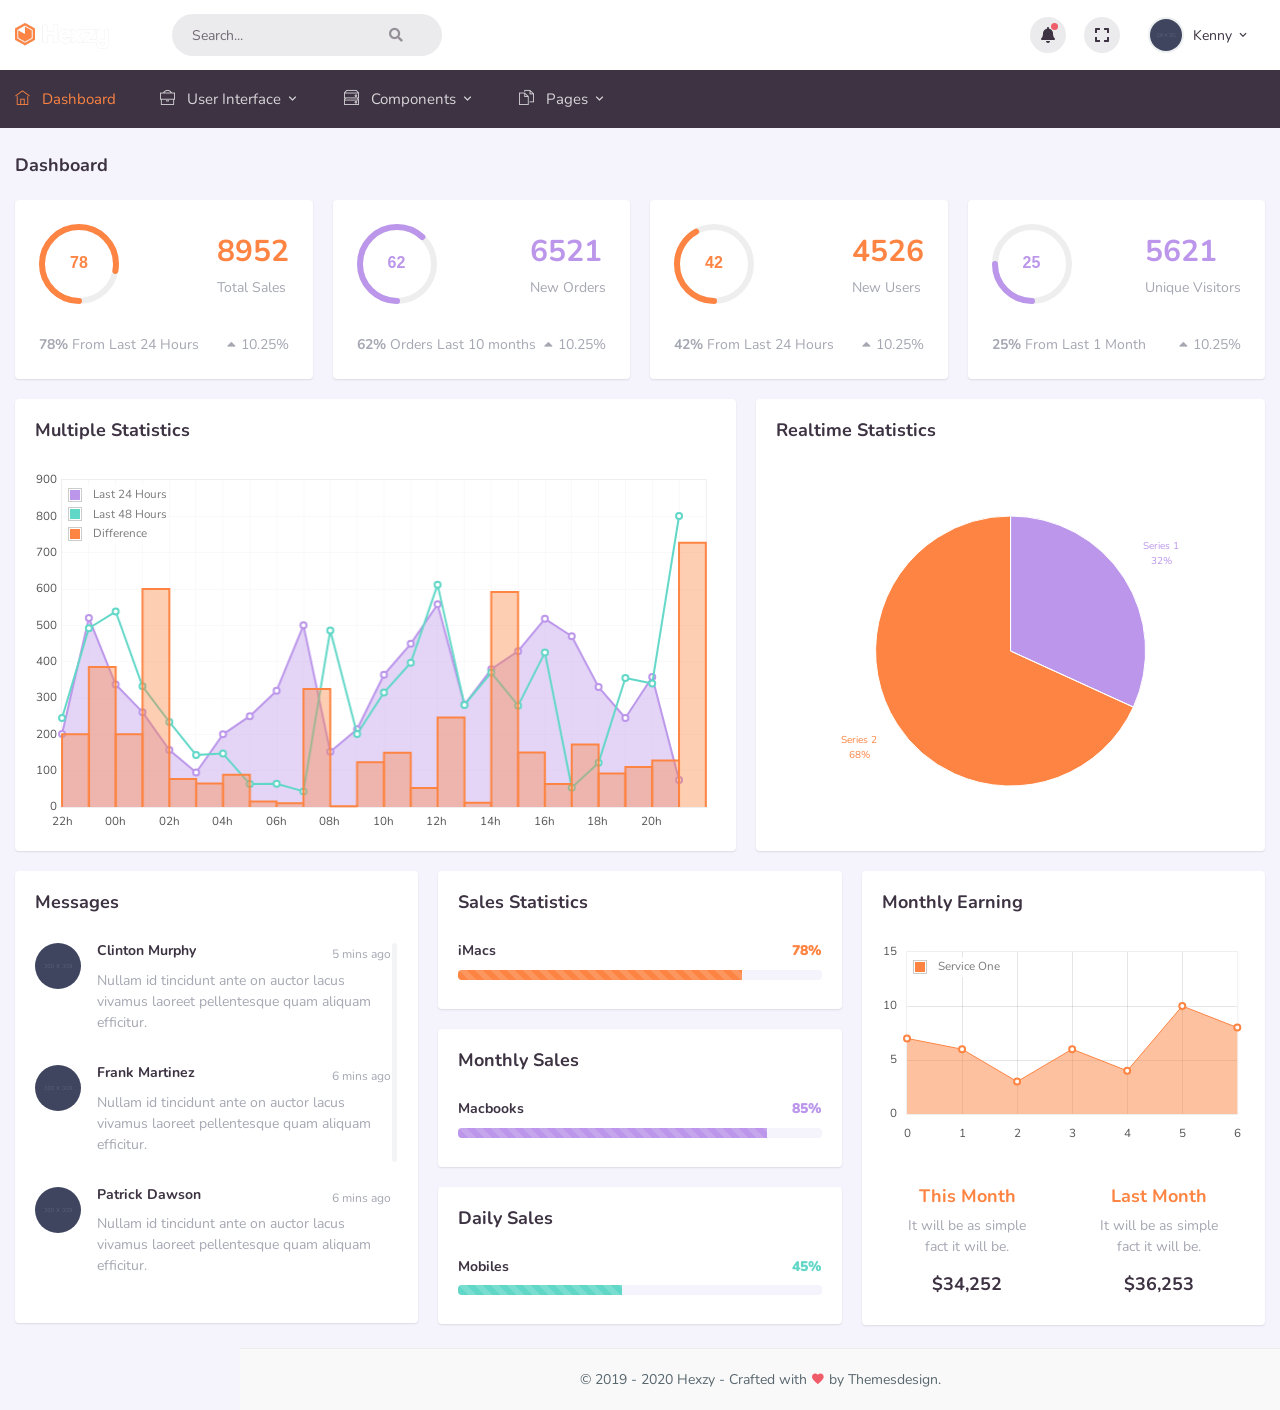
<file: admin/index.html>
<!doctype html>
<html lang="en">

<head>
    <meta charset="utf-8" />
    <title>Hexzy - Responsive Admin Dashboard Template</title>
    <meta name="viewport" content="width=device-width, initial-scale=1.0" />
    <meta content="Admin Dashboard" name="description" />
    <meta content="ThemeDesign" name="author" />
    <meta http-equiv="X-UA-Compatible" content="IE=edge" />

    <link rel="shortcut icon" href="/images/favicon.ico">

    <!--Morris Chart CSS -->
    <link rel="stylesheet" href="assets/plugins/morris/morris.css">

    <link href="assets/css/bootstrap.min.css" rel="stylesheet" type="text/css">
    <link href="assets/css/icons.css" rel="stylesheet" type="text/css">
    <link href="assets/css/style.css" rel="stylesheet" type="text/css">

</head>

<body>

    <div class="header-bg">
        <!-- Navigation Bar-->
        <header id="topnav">
            <div class="topbar-main">
                <div class="container-fluid">

                    <!-- Logo-->
                    <div>
                        <a href="index.html" class="logo">
                           <img src="assets/images/logo-light.png" class="logo-lg" alt="" height="26">
                            <img src="assets/images/logo-sm.png" class="logo-sm" alt="" height="28">
                        </a>
                    </div>
                    <!-- End Logo-->

                    <div class="menu-extras topbar-custom navbar p-0">
                        <ul class="list-inline d-none d-lg-block mb-0">
                            <li class="hide-phone app-search float-left">
                                    <form role="search" class="navbar-form">
                                        <input type="text" placeholder="Search..." class="form-control search-bar">
                                        <a href=""><i class="fa fa-search"></i></a>
                                    </form>
                                </li>
                        </ul>

                        <ul class="mb-0 nav navbar-right ml-auto list-inline">
                            <li class="list-inline-item dropdown notification-list">
                                <a href="#" data-target="#" class="dropdown-toggle waves-effect waves-light notification-icon-box" data-toggle="dropdown" aria-expanded="true">
                                    <i class="fa fa-bell"></i> <span class="badge badge-xs badge-danger"></span>
                                </a>
                                <ul class="dropdown-menu dropdown-menu-lg">
                                    <li class="text-center notifi-title">Notification <span class="badge badge-xs badge-success">3</span></li>
                                    <li class="list-group">
                                        <a href="javascript:void(0);" class="dropdown-item notify-item mt-2">
                                            <div class="notify-icon bg-success"><i class="mdi mdi-cart-outline"></i></div>
                                            <p class="notify-details">Your order is placed<span class="text-muted">Dummy text of the printing and typesetting industry.</span></p>
                                        </a>
                                        <!-- item-->

                                        <!-- item-->
                                        <a href="javascript:void(0);" class="dropdown-item notify-item">
                                            <div class="notify-icon bg-info"><i class="mdi mdi-glass-cocktail"></i></div>
                                            <p class="notify-details">Your item is shipped<span class="text-muted">It is a long established fact that a reader will</span></p>
                                        </a>

                                        <!-- item-->
                                        <a href="javascript:void(0);" class="dropdown-item notify-item mb-2">
                                            <div class="notify-icon bg-danger"><i class="mdi mdi-message-text-outline"></i></div>
                                            <p class="notify-details">New Message received<span class="text-muted">You have 87 unread messages</span></p>
                                        </a>

                                        <!-- last list item -->
                                        <a href="javascript:void(0);" class="list-group-item text-center">
                                            <small class="text-primary mb-0">View all </small>
                                        </a>
                                    </li>
                                </ul>
                            </li>

                            <li class="list-inline-item notification-list d-none d-sm-inline-block">
                                <a href="#" id="btn-fullscreen" class="waves-effect waves-light notification-icon-box"><i class="fas fa-expand"></i></a>
                            </li>
                            <li class="dropdown">
                                <a href="" class="dropdown-toggle profile waves-effect waves-light" data-toggle="dropdown" aria-expanded="true">
                                    <img src="assets/images/users/avatar-1.jpg" alt="user-img" class="rounded-circle">
                                    <span class="profile-username">
                                                                Kenny <span class="mdi mdi-chevron-down font-15"></span>
                                    </span>
                                </a>
                                <ul class="dropdown-menu">
                                    <li><a href="javascript:void(0)" class="dropdown-item"> Profile</a></li>
                                    <li><a href="javascript:void(0)" class="dropdown-item"><span class="badge badge-success float-right">5</span> Settings </a></li>
                                    <li><a href="javascript:void(0)" class="dropdown-item"> Lock screen</a></li>
                                    <li class="dropdown-divider"></li>
                                    <li><a href="javascript:void(0)" class="dropdown-item"> Logout</a></li>
                                </ul>
                            </li>

                            <li class="menu-item dropdown notification-list list-inline-item">
                                <!-- Mobile menu toggle-->
                                <a class="navbar-toggle nav-link">
                                    <div class="lines">
                                        <span></span>
                                        <span></span>
                                        <span></span>
                                    </div>
                                </a>
                                <!-- End mobile menu toggle-->
                            </li>

                        </ul>

                    </div>
                    <!-- end menu-extras -->

                    <div class="clearfix"></div>

                </div>
                <!-- end container -->
            </div>
            <!-- end topbar-main -->

            <!-- MENU Start -->
            <div class="navbar-custom">
                <div class="container-fluid">

                    <div id="navigation">

                        <!-- Navigation Menu-->
                        <ul class="navigation-menu">

                            <li class="has-submenu">
                                <a href="index.html"><i class="ti-home"></i> Dashboard</a>
                            </li>

                            <li class="has-submenu">
                                <a href="#"><i class="ti-briefcase"></i> User Interface <i class="mdi mdi-chevron-down mdi-drop"></i></a>
                                <ul class="submenu megamenu">
                                    <li>
                                        <ul>
                                            <li><a href="ui-buttons.html">Buttons</a></li>
                                            <li><a href="ui-cards.html">Cards</a></li>
                                            <li><a href="ui-tabs-accordions.html">Tabs &amp; Accordions</a></li>
                                            <li><a href="ui-modals.html">Modals</a></li>
                                            <li><a href="ui-components.html">Components</a></li>
                                        </ul>
                                    </li>
                                    <li>
                                        <ul>
                                            <li><a href="ui-progressbars.html">Progress Bars</a></li>
                                            <li><a href="ui-alerts.html">Alerts</a></li>
                                            <li><a href="ui-sweet-alert.html">Sweet-Alert</a></li>
                                            <li><a href="ui-grid.html">Grid</a></li>
                                            <li><a href="typography.html">Typography</a></li>
                                        </ul>
                                    </li>
                                </ul>
                            </li>

                            <li class="has-submenu">
                                <a href="#"><i class="ti-harddrives"></i> Components <i class="mdi mdi-chevron-down mdi-drop"></i></a>
                                <ul class="submenu">
                                    <li class="has-submenu">
                                        <a href="#">Icons</a>
                                        <ul class="submenu">
                                            <li><a href="icons-material.html">Material Design</a></li>
                                            <li><a href="icons-ion.html">Ion Icons</a></li>
                                            <li><a href="icons-fontawesome.html">Font Awesome</a></li>
                                            <li><a href="icons-themify.html">Themify Icons</a></li>
                                        </ul>
                                    </li>
                                    <li class="has-submenu">
                                        <a href="#">Forms</a>
                                        <ul class="submenu">
                                            <li><a href="form-elements.html">General Elements</a></li>
                                            <li><a href="form-validation.html">Form Validation</a></li>
                                            <li><a href="form-advanced.html">Advanced Form</a></li>
                                            <li><a href="form-wysiwyg.html">WYSIWYG Editor</a></li>
                                            <li><a href="form-uploads.html">Multiple File Upload</a></li>
                                        </ul>
                                    </li>

                                    <li>
                                        <a href="calendar.html">Calendar </a>
                                    </li>
                                    <li class="has-submenu">
                                        <a href="#">Tables </a>
                                        <ul class="submenu">
                                            <li><a href="tables-basic.html">Basic Tables</a></li>
                                            <li><a href="tables-datatable.html">Data Table</a></li>
                                        </ul>
                                    </li>
                                    <li class="has-submenu">
                                        <a href="#">Charts </a>
                                        <ul class="submenu">
                                            <li><a href="charts-morris.html">Morris Chart</a></li>
                                            <li><a href="charts-chartjs.html">Chartjs</a></li>
                                            <li><a href="charts-flot.html">Flot Chart</a></li>
                                            <li><a href="charts-other.html">Other Chart</a></li>
                                        </ul>
                                    </li>

                                    <li class="has-submenu">
                                        <a href="#">Maps</a>
                                        <ul class="submenu">
                                            <li><a href="maps-google.html"> Google Map</a></li>
                                            <li><a href="maps-vector.html"> Vector Map</a></li>
                                        </ul>
                                    </li>

                                </ul>
                            </li>

                            

                            <li class="has-submenu">
                                <a href="#"><i class="ti-files"></i> Pages <i class="mdi mdi-chevron-down mdi-drop"></i></a>
                                <ul class="submenu megamenu">

                                    <li>
                                        <ul>
                                            <li><a href="pages-timeline.html">Timeline</a></li>
                                            <li><a href="pages-invoice.html">Invoice</a></li>
                                            <li><a href="pages-directory.html">Directory</a></li>
                                            <li><a href="pages-login.html">Login</a></li>
                                            <li><a href="pages-register.html">Register</a></li>
                                        </ul>
                                    </li>
                                    <li>
                                        <ul>
                                            <li><a href="pages-recoverpw.html">Recover Password</a></li>
                                            <li><a href="pages-lock-screen.html">Lock Screen</a></li>
                                            <li><a href="pages-blank.html">Blank Page</a></li>
                                            <li><a href="pages-404.html">Error 404</a></li>
                                            <li><a href="pages-500.html">Error 500</a></li>
                                        </ul>
                                    </li>
                                </ul>
                            </li>

                        </ul>
                        <!-- End navigation menu -->
                    </div>
                    <!-- end #navigation -->
                </div>
                <!-- end container -->
            </div>
            <!-- end navbar-custom -->
        </header>
        <!-- End Navigation Bar-->

    </div>
    <!-- header-bg -->

    <div class="wrapper">
        <div class="container-fluid">
            <!-- Page-Title -->
            <div class="row">
                <div class="col-sm-12">
                    <div class="page-title-box">
                        <div class="row align-items-center">
                            <div class="col-md-8">
                                <h4 class="page-title m-0">Dashboard</h4>
                            </div>
                        </div>
                    </div>
                </div>
            </div>

            <div class="row">
                <div class="col-sm-6 col-xl-3">
                    <div class="card">
                        <div class="card-heading p-4">
                            <div>
                                <input class="knob" data-width="80" data-height="80" data-linecap=round data-fgColor="#fd8442" value="78" data-skin="tron" data-angleOffset="180" data-readOnly=true data-thickness=".15" />
                                <div class="float-right">
                                    <h2 class="text-primary mb-0">8952</h2>
                                    <p class="text-muted mb-0 mt-2">Total Sales</p>
                                </div>
                                <p class="mt-4 mb-0 text-muted"><b>78% </b>From Last 24 Hours <span class="float-right"><i class="fa fa-caret-up m-r-5"></i>10.25%</span></p>
                            </div>
                        </div>
                    </div>
                </div>

                <div class="col-sm-6 col-xl-3">
                    <div class="card">
                        <div class="card-heading p-4">
                            <div>
                                <input class="knob" data-width="80" data-height="80" data-linecap=round data-fgColor="#bb96ea" value="62" data-skin="tron" data-angleOffset="180" data-readOnly=true data-thickness=".15" />
                                <div class="float-right">
                                    <h2 class="text-purple mb-0">6521</h2>
                                    <p class="text-muted mb-0 mt-2">New Orders</p>
                                </div>
                                <p class="mt-4 mb-0 text-muted"><b>62% </b>Orders Last 10 months<span class="float-right"><i class="fa fa-caret-up m-r-5"></i>10.25%</span></p>
                            </div>
                        </div>
                    </div>
                </div>

                <div class="col-sm-6 col-xl-3">
                    <div class="card">
                        <div class="card-heading p-4">
                            <div>
                                <input class="knob" data-width="80" data-height="80" data-linecap=round data-fgColor="#fd8442" value="42" data-skin="tron" data-angleOffset="180" data-readOnly=true data-thickness=".15" />
                                <div class="float-right">
                                    <h2 class="text-primary mb-0">4526</h2>
                                    <p class="text-muted mb-0 mt-2">New Users</p>
                                </div>
                                <p class="mt-4 mb-0 text-muted"><b>42% </b>From Last 24 Hours <span class="float-right"><i class="fa fa-caret-up m-r-5"></i>10.25%</span></p>
                            </div>
                        </div>
                    </div>
                </div>

                <div class="col-sm-6 col-xl-3">
                    <div class="card">
                        <div class="card-heading p-4">
                            <div>
                                <input class="knob" data-width="80" data-height="80" data-linecap=round data-fgColor="#bb96ea" value="25" data-skin="tron" data-angleOffset="180" data-readOnly=true data-thickness=".15" />
                                <div class="float-right">
                                    <h2 class="text-purple mb-0">5621</h2>
                                    <p class="text-muted mb-0 mt-2">Unique Visitors</p>
                                </div>
                                <p class="mt-4 mb-0 text-muted"><b>25% </b>From Last 1 Month <span class="float-right"><i class="fa fa-caret-up m-r-5"></i>10.25%</span></p>
                            </div>
                        </div>
                    </div>
                </div>
            </div>

            <div class="row">
                <div class="col-xl-7">
                    <div class="card">
                        <div class="card-body">
                            <h4 class="m-t-0 m-b-30">Multiple Statistics</h4>
                            <div id="combine-chart-container" class="flot-chart" style="height: 360px"></div>
                        </div>
                    </div>
                </div>

                <div class="col-xl-5">
                    <div class="card">
                        <div class="card-body">
                            <h4 class="m-t-0 m-b-30">Realtime Statistics</h4>
                            <div id="pie-chart-container" class="flot-chart" style="height: 360px"></div>
                        </div>
                    </div>
                </div>

            </div>
            <!-- end row -->

            <div class="row">
                <div class="col-xl-4">
                    <div class="card">
                        <div class="card-body">
                            <h4 class="m-b-30 m-t-0">Messages</h4>
                            <div class="inbox-widget slimscroller" style="max-height:360px;">

                                <div class="media inbox-item">
                                    <img class="mr-3 rounded-circle" src="assets/images/users/avatar-1.jpg" alt="Generic placeholder image">
                                    <div class="media-body">
                                        <h5 class="mt-0">Clinton Murphy</h5>
                                        <p class="text-muted">Nullam id tincidunt ante on auctor lacus vivamus laoreet pellentesque quam aliquam efficitur.</p>
                                        <p class="inbox-item-time">5 mins ago</p>
                                    </div>
                                </div>

                                <div class="media inbox-item mt-3">
                                    <img class="mr-3 rounded-circle" src="assets/images/users/avatar-2.jpg" alt="Generic placeholder image">
                                    <div class="media-body">
                                        <h5 class="mt-0">Frank Martinez</h5>
                                        <p class="text-muted">Nullam id tincidunt ante on auctor lacus vivamus laoreet pellentesque quam aliquam efficitur.</p>
                                        <p class="inbox-item-time">6 mins ago</p>
                                    </div>
                                </div>

                                <div class="media inbox-item mt-3">
                                    <img class="mr-3 rounded-circle" src="assets/images/users/avatar-3.jpg" alt="Generic placeholder image">
                                    <div class="media-body">
                                        <h5 class="mt-0">Patrick Dawson</h5>
                                        <p class="text-muted">Nullam id tincidunt ante on auctor lacus vivamus laoreet pellentesque quam aliquam efficitur.</p>
                                        <p class="inbox-item-time">6 mins ago</p>
                                    </div>
                                </div>

                                <div class="media inbox-item mt-3">
                                    <img class="mr-3 rounded-circle" src="assets/images/users/avatar-4.jpg" alt="Generic placeholder image">
                                    <div class="media-body">
                                        <h5 class="mt-0">Charles Young</h5>
                                        <p class="text-muted">Nullam id tincidunt ante on auctor lacus vivamus laoreet pellentesque quam aliquam efficitur.</p>
                                        <p class="inbox-item-time">8 mins ago</p>
                                    </div>
                                </div>

                                <div class="media inbox-item mt-3">
                                    <img class="mr-3 rounded-circle" src="assets/images/users/avatar-5.jpg" alt="Generic placeholder image">
                                    <div class="media-body">
                                        <h5 class="mt-0">Joseph Yowell</h5>
                                        <p class="text-muted">Nullam id tincidunt ante on auctor lacus vivamus laoreet pellentesque quam aliquam efficitur.</p>
                                        <p class="inbox-item-time">12 mins ago</p>
                                    </div>
                                </div>

                            </div>

                        </div>
                    </div>
                </div>
                <!-- end col -->

                <div class="col-xl-4">
                    <div class="card">
                        <div class="card-body">
                            <h4 class="m-b-30 m-t-0">Sales Statistics</h4>
                            <h5>iMacs <span class="text-primary float-right"><b>78%</b></span></h5>
                            <div class="progress" style="height: 10px;">
                                <div class="progress-bar progress-bar-striped bg-primary" role="progressbar" style="width: 78%" aria-valuenow="78" aria-valuemin="0" aria-valuemax="78"></div>
                            </div>
                        </div>

                    </div>

                    <div class="card">
                        <div class="card-body">
                            <h4 class="m-b-30 m-t-0">Monthly Sales</h4>
                            <h5>Macbooks <span class="text-purple float-right"><b>85%</b></span></h5>
                            <div class="progress" style="height: 10px;">
                                <div class="progress-bar progress-bar-striped bg-purple" role="progressbar" style="width: 85%" aria-valuenow="85" aria-valuemin="0" aria-valuemax="100"></div>
                            </div>
                        </div>

                    </div>

                    <div class="card">
                        <div class="card-body">
                            <h4 class="m-b-30 m-t-0">Daily Sales</h4>
                            <h5>Mobiles <span class="text-orange float-right"><b>45%</b></span></h5>
                            <div class="progress" style="height: 10px;">
                                <div class="progress-bar progress-bar-striped bg-orange" role="progressbar" style="width: 45%" aria-valuenow="45" aria-valuemin="0" aria-valuemax="100"></div>
                            </div>
                        </div>

                    </div>

                </div>

                <div class="col-xl-4">
                    <div class="card">
                        <div class="card-body">
                            <h4 class="m-b-30 m-t-0">Monthly Earning</h4>

                            <div id="website-stats" style="height: 200px" class="flot-chart"></div>

                            <div class="row mt-4 pt-2">
                                <div class="col-lg-6">
                                    <div class="text-center pl-4 pr-4">
                                        <h4 class="mb-0 text-primary">This Month</h4>
                                        <p class="text-muted mt-2">It will be as simple fact it will be.</p>
                                        <h4>$34,252 </h4>
                                    </div>
                                </div>

                                <div class="col-lg-6">
                                    <div class="text-center pl-4 pr-4">
                                        <h4 class="mb-0 text-primary">Last Month</h4>
                                        <p class="text-muted mt-2">It will be as simple fact it will be.</p>
                                        <h4>$36,253</h4>
                                    </div>
                                </div>
                            </div>
                        </div>
                    </div>
                   
                </div>
              

            </div>
            </div>
            <!-- end container-fluid -->
        </div>
        <!-- end wrapper -->

        <!-- Footer -->
        <footer class="footer">
            <div class="container-fluid">
                <div class="row">
                    <div class="col-12">
                        © 2019 - 2020 Hexzy <span class="d-none d-md-inline-block"> - Crafted with <i class="mdi mdi-heart text-danger"></i> by Themesdesign.</span>
                    </div>
                </div>
            </div>
        </footer>
        <!-- End Footer -->

        <!-- jQuery  -->
        <script src="assets/js/jquery.min.js"></script>
        <script src="assets/js/bootstrap.bundle.min.js"></script>
        <script src="assets/js/modernizr.min.js"></script>
        <script src="assets/js/detect.js"></script>
        <script src="assets/js/fastclick.js"></script>
        <script src="assets/js/jquery.slimscroll.js"></script>
        <script src="assets/js/jquery.blockUI.js"></script>
        <script src="assets/js/waves.js"></script>
        <script src="assets/js/wow.min.js"></script>
        <script src="assets/js/jquery.nicescroll.js"></script>
        <script src="assets/js/jquery.scrollTo.min.js"></script>

        <!--Morris Chart-->
        <script src="assets/plugins/morris/morris.min.js"></script>
        <script src="assets/plugins/raphael/raphael.min.js"></script>

        <!-- KNOB JS -->
        <script src="assets/plugins/jquery-knob/excanvas.js"></script>
        <script src="assets/plugins/jquery-knob/jquery.knob.js"></script>

        <script src="assets/plugins/flot-chart/jquery.flot.min.js"></script>
        <script src="assets/plugins/flot-chart/jquery.flot.tooltip.min.js"></script>
        <script src="assets/plugins/flot-chart/jquery.flot.resize.js"></script>
        <script src="assets/plugins/flot-chart/jquery.flot.pie.js"></script>
        <script src="assets/plugins/flot-chart/jquery.flot.selection.js"></script>
        <script src="assets/plugins/flot-chart/jquery.flot.stack.js"></script>
        <script src="assets/plugins/flot-chart/jquery.flot.crosshair.js"></script>

        <script src="assets/pages/dashboard.js"></script>

        <script src="assets/js/app.js"></script>

</body>

</html>
</file>
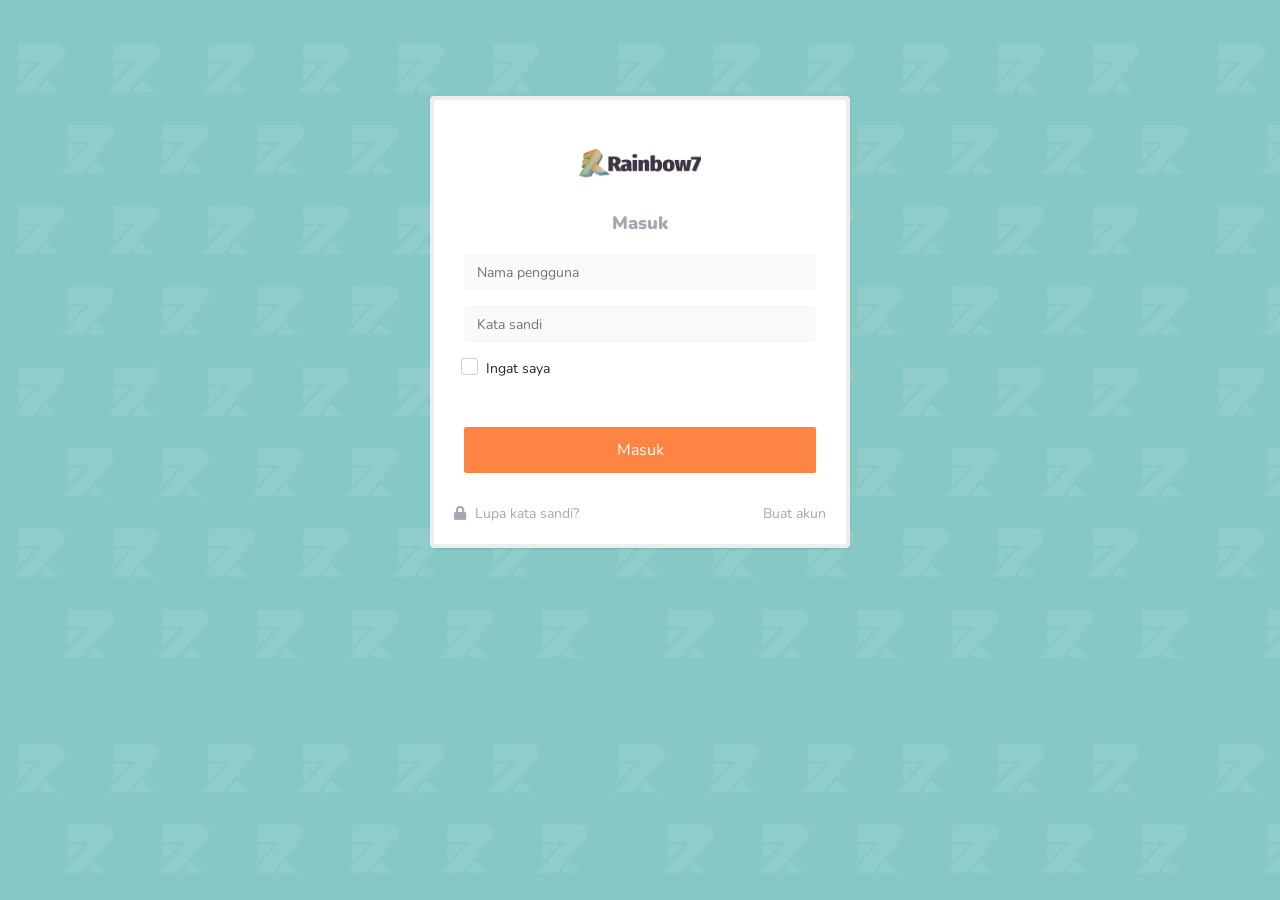
<file: user/index.html>
<!doctype html>
<html lang="en">

<head>
    <meta charset="utf-8" />
    <title>Masuk - Rainbow7</title>
    <meta name="viewport" content="width=device-width, initial-scale=1.0" />
    <meta content="Admin Dashboard" name="description" />
    <meta content="ThemeDesign" name="author" />
    <meta http-equiv="X-UA-Compatible" content="IE=edge" />

    <link rel="shortcut icon" href="/images/favicon.ico">

    <link href="assets/css/bootstrap.min.css" rel="stylesheet" type="text/css">
    <link href="assets/css/icons.css" rel="stylesheet" type="text/css">
    <link href="assets/css/style.css" rel="stylesheet" type="text/css">

</head>

<body>

    <!-- Begin page -->
    <div class="accountbg"></div>
    <div class="wrapper-page">
        <div class="card card-pages">

            <div class="card-body">
                <div class="text-center m-t-20 m-b-30">
                    <a href="index.html" class="logo logo-admin"><img src="assets/images/logo-dark.png" alt=""
                            height="34"></a>
                </div>
                <h4 class="text-muted text-center m-t-0"><b>Masuk</b></h4>

                <form class="form-horizontal m-t-20" action="index.html">

                    <div class="form-group">
                        <div class="col-12">
                            <input class="form-control" type="text" required="" placeholder="Nama pengguna">
                        </div>
                    </div>

                    <div class="form-group">
                        <div class="col-12">
                            <input class="form-control" type="password" required="" placeholder="Kata sandi">
                        </div>
                    </div>

                    <div class="form-group">
                        <div class="col-12">
                            <div class="checkbox checkbox-primary">
                                <input id="checkbox-signup" type="checkbox">
                                <label for="checkbox-signup">
                                    Ingat saya
                                </label>
                            </div>
                        </div>
                    </div>

                    <div class="form-group text-center m-t-40">
                        <div class="col-12">
                            <button class="btn btn-primary btn-block btn-lg waves-effect waves-light" type="submit">Masuk</button>
                        </div>
                    </div>

                    <div class="form-group row m-t-30 m-b-0">
                        <div class="col-sm-7">
                            <a href="reset.html" class="text-muted"><i class="fa fa-lock m-r-5"></i> Lupa kata sandi?</a>
                        </div>
                        <div class="col-sm-5 text-right">
                            <a href="daftar.html" class="text-muted">Buat akun</a>
                        </div>
                    </div>
                </form>
            </div>

        </div>
    </div>

    <!-- jQuery  -->
    <script src="assets/js/jquery.min.js"></script>
    <script src="assets/js/bootstrap.bundle.min.js"></script>
    <script src="assets/js/modernizr.min.js"></script>
    <script src="assets/js/detect.js"></script>
    <script src="assets/js/fastclick.js"></script>
    <script src="assets/js/jquery.slimscroll.js"></script>
    <script src="assets/js/jquery.blockUI.js"></script>
    <script src="assets/js/waves.js"></script>
    <script src="assets/js/wow.min.js"></script>
    <script src="assets/js/jquery.nicescroll.js"></script>
    <script src="assets/js/jquery.scrollTo.min.js"></script>

    <script src="assets/js/app.js"></script>

</body>

</html>
</file>
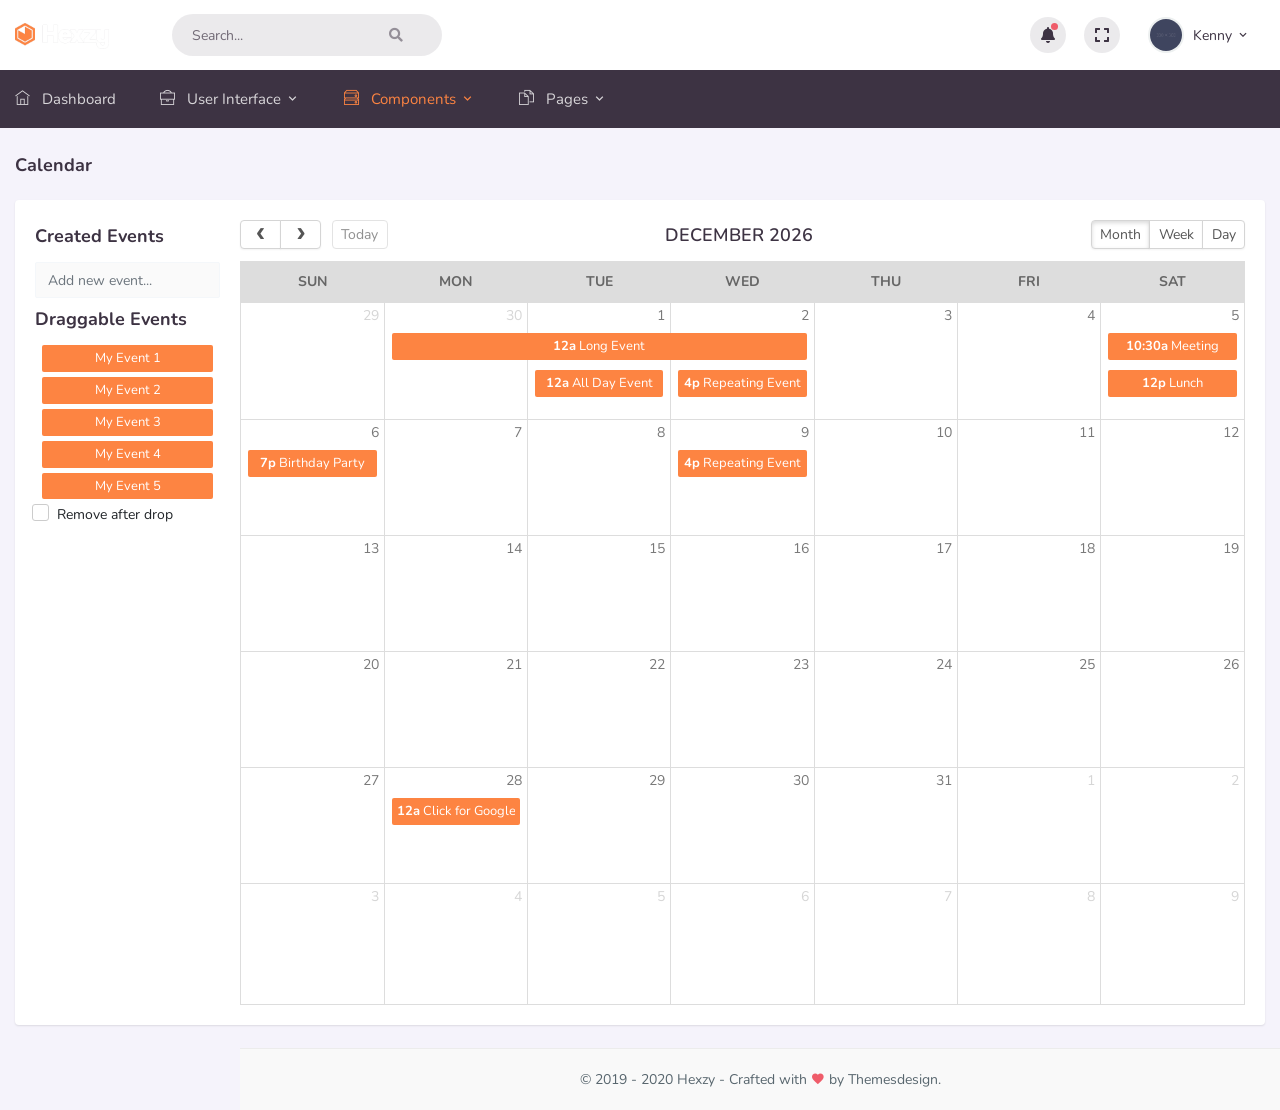
<file: admin/calendar.html>
<!doctype html>
<html lang="en">

<head>
    <meta charset="utf-8" />
    <title>Hexzy - Responsive Admin Dashboard Template</title>
    <meta name="viewport" content="width=device-width, initial-scale=1.0" />
    <meta content="Admin Dashboard" name="description" />
    <meta content="ThemeDesign" name="author" />
    <meta http-equiv="X-UA-Compatible" content="IE=edge" />

    <link rel="shortcut icon" href="./images/favicon.ico">

    <!--calendar css-->
    <link href="assets/plugins/fullcalendar/css/fullcalendar.min.css" rel="stylesheet" />


    <link href="assets/css/bootstrap.min.css" rel="stylesheet" type="text/css">
    <link href="assets/css/icons.css" rel="stylesheet" type="text/css">
    <link href="assets/css/style.css" rel="stylesheet" type="text/css">

</head>

<body>

    <div class="header-bg">
        <!-- Navigation Bar-->
        <header id="topnav">
            <div class="topbar-main">
                <div class="container-fluid">

                    <!-- Logo-->
                    <div>
                        <a href="index.html" class="logo">
                           <img src="assets/images/logo-light.png" class="logo-lg" alt="" height="26">
                            <img src="assets/images/logo-sm.png" class="logo-sm" alt="" height="28">
                        </a>
                    </div>
                    <!-- End Logo-->

                    <div class="menu-extras topbar-custom navbar p-0">
                        <ul class="list-inline d-none d-lg-block mb-0">
                            <li class="hide-phone app-search float-left">
                                    <form role="search" class="navbar-form">
                                        <input type="text" placeholder="Search..." class="form-control search-bar">
                                        <a href=""><i class="fa fa-search"></i></a>
                                    </form>
                                </li>
                        </ul>

                        <ul class="mb-0 nav navbar-right ml-auto list-inline">
                            <li class="list-inline-item dropdown notification-list">
                                <a href="#" data-target="#" class="dropdown-toggle waves-effect waves-light notification-icon-box" data-toggle="dropdown" aria-expanded="true">
                                    <i class="fa fa-bell"></i> <span class="badge badge-xs badge-danger"></span>
                                </a>
                                <ul class="dropdown-menu dropdown-menu-lg">
                                    <li class="text-center notifi-title">Notification <span class="badge badge-xs badge-success">3</span></li>
                                    <li class="list-group">
                                        <a href="javascript:void(0);" class="dropdown-item notify-item mt-2">
                                            <div class="notify-icon bg-success"><i class="mdi mdi-cart-outline"></i></div>
                                            <p class="notify-details">Your order is placed<span class="text-muted">Dummy text of the printing and typesetting industry.</span></p>
                                        </a>
                                        <!-- item-->

                                        <!-- item-->
                                        <a href="javascript:void(0);" class="dropdown-item notify-item">
                                            <div class="notify-icon bg-info"><i class="mdi mdi-glass-cocktail"></i></div>
                                            <p class="notify-details">Your item is shipped<span class="text-muted">It is a long established fact that a reader will</span></p>
                                        </a>

                                        <!-- item-->
                                        <a href="javascript:void(0);" class="dropdown-item notify-item mb-2">
                                            <div class="notify-icon bg-danger"><i class="mdi mdi-message-text-outline"></i></div>
                                            <p class="notify-details">New Message received<span class="text-muted">You have 87 unread messages</span></p>
                                        </a>

                                        <!-- last list item -->
                                        <a href="javascript:void(0);" class="list-group-item text-center">
                                            <small class="text-primary mb-0">View all </small>
                                        </a>
                                    </li>
                                </ul>
                            </li>

                            <li class="list-inline-item notification-list d-none d-sm-inline-block">
                                <a href="#" id="btn-fullscreen" class="waves-effect waves-light notification-icon-box"><i class="fas fa-expand"></i></a>
                            </li>
                            <li class="dropdown">
                                <a href="" class="dropdown-toggle profile waves-effect waves-light" data-toggle="dropdown" aria-expanded="true">
                                    <img src="assets/images/users/avatar-1.jpg" alt="user-img" class="rounded-circle">
                                    <span class="profile-username">
                                                                Kenny <span class="mdi mdi-chevron-down font-15"></span>
                                    </span>
                                </a>
                                <ul class="dropdown-menu">
                                    <li><a href="javascript:void(0)" class="dropdown-item"> Profile</a></li>
                                    <li><a href="javascript:void(0)" class="dropdown-item"><span class="badge badge-success float-right">5</span> Settings </a></li>
                                    <li><a href="javascript:void(0)" class="dropdown-item"> Lock screen</a></li>
                                    <li class="dropdown-divider"></li>
                                    <li><a href="javascript:void(0)" class="dropdown-item"> Logout</a></li>
                                </ul>
                            </li>

                            <li class="menu-item dropdown notification-list list-inline-item">
                                <!-- Mobile menu toggle-->
                                <a class="navbar-toggle nav-link">
                                    <div class="lines">
                                        <span></span>
                                        <span></span>
                                        <span></span>
                                    </div>
                                </a>
                                <!-- End mobile menu toggle-->
                            </li>

                        </ul>

                    </div>
                    <!-- end menu-extras -->

                    <div class="clearfix"></div>

                </div>
                <!-- end container -->
            </div>
            <!-- end topbar-main -->

            <!-- MENU Start -->
            <div class="navbar-custom">
                <div class="container-fluid">

                    <div id="navigation">

                        <!-- Navigation Menu-->
                        <ul class="navigation-menu">

                            <li class="has-submenu">
                                <a href="index.html"><i class="ti-home"></i> Dashboard</a>
                            </li>

                            <li class="has-submenu">
                                <a href="#"><i class="ti-briefcase"></i> User Interface <i class="mdi mdi-chevron-down mdi-drop"></i></a>
                                <ul class="submenu megamenu">
                                    <li>
                                        <ul>
                                            <li><a href="ui-buttons.html">Buttons</a></li>
                                            <li><a href="ui-cards.html">Cards</a></li>
                                            <li><a href="ui-tabs-accordions.html">Tabs &amp; Accordions</a></li>
                                            <li><a href="ui-modals.html">Modals</a></li>
                                            <li><a href="ui-components.html">Components</a></li>
                                        </ul>
                                    </li>
                                    <li>
                                        <ul>
                                            <li><a href="ui-progressbars.html">Progress Bars</a></li>
                                            <li><a href="ui-alerts.html">Alerts</a></li>
                                            <li><a href="ui-sweet-alert.html">Sweet-Alert</a></li>
                                            <li><a href="ui-grid.html">Grid</a></li>
                                            <li><a href="typography.html">Typography</a></li>
                                        </ul>
                                    </li>
                                </ul>
                            </li>

                            <li class="has-submenu">
                                <a href="#"><i class="ti-harddrives"></i> Components <i class="mdi mdi-chevron-down mdi-drop"></i></a>
                                <ul class="submenu">
                                    <li class="has-submenu">
                                        <a href="#">Icons</a>
                                        <ul class="submenu">
                                            <li><a href="icons-material.html">Material Design</a></li>
                                            <li><a href="icons-ion.html">Ion Icons</a></li>
                                            <li><a href="icons-fontawesome.html">Font Awesome</a></li>
                                            <li><a href="icons-themify.html">Themify Icons</a></li>
                                        </ul>
                                    </li>
                                    <li class="has-submenu">
                                        <a href="#">Forms</a>
                                        <ul class="submenu">
                                            <li><a href="form-elements.html">General Elements</a></li>
                                            <li><a href="form-validation.html">Form Validation</a></li>
                                            <li><a href="form-advanced.html">Advanced Form</a></li>
                                            <li><a href="form-wysiwyg.html">WYSIWYG Editor</a></li>
                                            <li><a href="form-uploads.html">Multiple File Upload</a></li>
                                        </ul>
                                    </li>

                                    <li>
                                        <a href="calendar.html">Calendar </a>
                                    </li>
                                    <li class="has-submenu">
                                        <a href="#">Tables </a>
                                        <ul class="submenu">
                                            <li><a href="tables-basic.html">Basic Tables</a></li>
                                            <li><a href="tables-datatable.html">Data Table</a></li>
                                        </ul>
                                    </li>
                                    <li class="has-submenu">
                                        <a href="#">Charts </a>
                                        <ul class="submenu">
                                            <li><a href="charts-morris.html">Morris Chart</a></li>
                                            <li><a href="charts-chartjs.html">Chartjs</a></li>
                                            <li><a href="charts-flot.html">Flot Chart</a></li>
                                            <li><a href="charts-other.html">Other Chart</a></li>
                                        </ul>
                                    </li>

                                    <li class="has-submenu">
                                        <a href="#">Maps</a>
                                        <ul class="submenu">
                                            <li><a href="maps-google.html"> Google Map</a></li>
                                            <li><a href="maps-vector.html"> Vector Map</a></li>
                                        </ul>
                                    </li>

                                </ul>
                            </li>

                            

                            <li class="has-submenu">
                                <a href="#"><i class="ti-files"></i> Pages <i class="mdi mdi-chevron-down mdi-drop"></i></a>
                                <ul class="submenu megamenu">

                                    <li>
                                        <ul>
                                            <li><a href="pages-timeline.html">Timeline</a></li>
                                            <li><a href="pages-invoice.html">Invoice</a></li>
                                            <li><a href="pages-directory.html">Directory</a></li>
                                            <li><a href="pages-login.html">Login</a></li>
                                            <li><a href="pages-register.html">Register</a></li>
                                        </ul>
                                    </li>
                                    <li>
                                        <ul>
                                            <li><a href="pages-recoverpw.html">Recover Password</a></li>
                                            <li><a href="pages-lock-screen.html">Lock Screen</a></li>
                                            <li><a href="pages-blank.html">Blank Page</a></li>
                                            <li><a href="pages-404.html">Error 404</a></li>
                                            <li><a href="pages-500.html">Error 500</a></li>
                                        </ul>
                                    </li>
                                </ul>
                            </li>

                        </ul>
                        <!-- End navigation menu -->
                    </div>
                    <!-- end #navigation -->
                </div>
                <!-- end container -->
            </div>
            <!-- end navbar-custom -->
        </header>
        <!-- End Navigation Bar-->

    </div>
    <!-- header-bg -->

    <div class="wrapper">
        <div class="container-fluid">
            <!-- Page-Title -->
            <div class="row">
                <div class="col-sm-12">
                    <div class="page-title-box">
                        <div class="row align-items-center">
                            <div class="col-md-8">
                                <h4 class="page-title m-0">Calendar</h4>
                            </div>
                        </div>
                    </div>
                </div>
            </div>

            <div class="row">
                    <div class="col-sm-12">
                        <div class="card">
                            <div class="card-body">
                                <div class="row">
                                    <div class="col-xl-2 col-md-3">

                                        <h4 class="m-t-5 m-b-15">Created Events</h4>
                                        <form method="post" id="add_event_form" class="m-t-5">
                                            <input type="text" class="form-control new-event-form" placeholder="Add new event..." />
                                        </form>

                                        <div id='external-events'>
                                            <h4 class="m-b-15">Draggable Events</h4>
                                            <div class='fc-event'>My Event 1</div>
                                            <div class='fc-event'>My Event 2</div>
                                            <div class='fc-event'>My Event 3</div>
                                            <div class='fc-event'>My Event 4</div>
                                            <div class='fc-event'>My Event 5</div>
                                        </div>
                                        <!-- checkbox -->
                                        <div class="checkbox checkbox-custom">
                                            <input id="drop-remove" type="checkbox">
                                            <label for="drop-remove">
                                                Remove after drop
                                            </label>
                                        </div>
                                    </div>

                                    <div id='calendar' class="col-xl-10 col-md-9"></div>

                                </div>
                                <!-- end row -->
                            </div>
                        </div>
                    </div>
                </div>
                </div>
                <!-- end row -->




            <!-- end container-fluid -->
        </div>
        <!-- end wrapper -->

        <!-- Footer -->
        <footer class="footer">
            <div class="container-fluid">
                <div class="row">
                    <div class="col-12">
                        © 2019 - 2020 Hexzy <span class="d-none d-md-inline-block"> - Crafted with <i class="mdi mdi-heart text-danger"></i> by Themesdesign.</span>
                    </div>
                </div>
            </div>
        </footer>
        <!-- End Footer -->

        <!-- jQuery  -->
        <script src="assets/js/jquery.min.js"></script>
        <script src="assets/js/bootstrap.bundle.min.js"></script>
        <script src="assets/js/modernizr.min.js"></script>
        <script src="assets/js/detect.js"></script>
        <script src="assets/js/fastclick.js"></script>
        <script src="assets/js/jquery.slimscroll.js"></script>
        <script src="assets/js/jquery.blockUI.js"></script>
        <script src="assets/js/waves.js"></script>
        <script src="assets/js/wow.min.js"></script>
        <script src="assets/js/jquery.nicescroll.js"></script>
        <script src="assets/js/jquery.scrollTo.min.js"></script>
        <!-- Jquery-Ui -->
        <script src="assets/plugins/jquery-ui/jquery-ui.min.js"></script>
        <script src="assets/plugins/moment/moment.js"></script>
        <script src='assets/plugins/fullcalendar/js/fullcalendar.min.js'></script>
        <script src="assets/pages/calendar-init.js"></script>


        <script src="assets/js/app.js"></script>

</body>

</html>
</file>
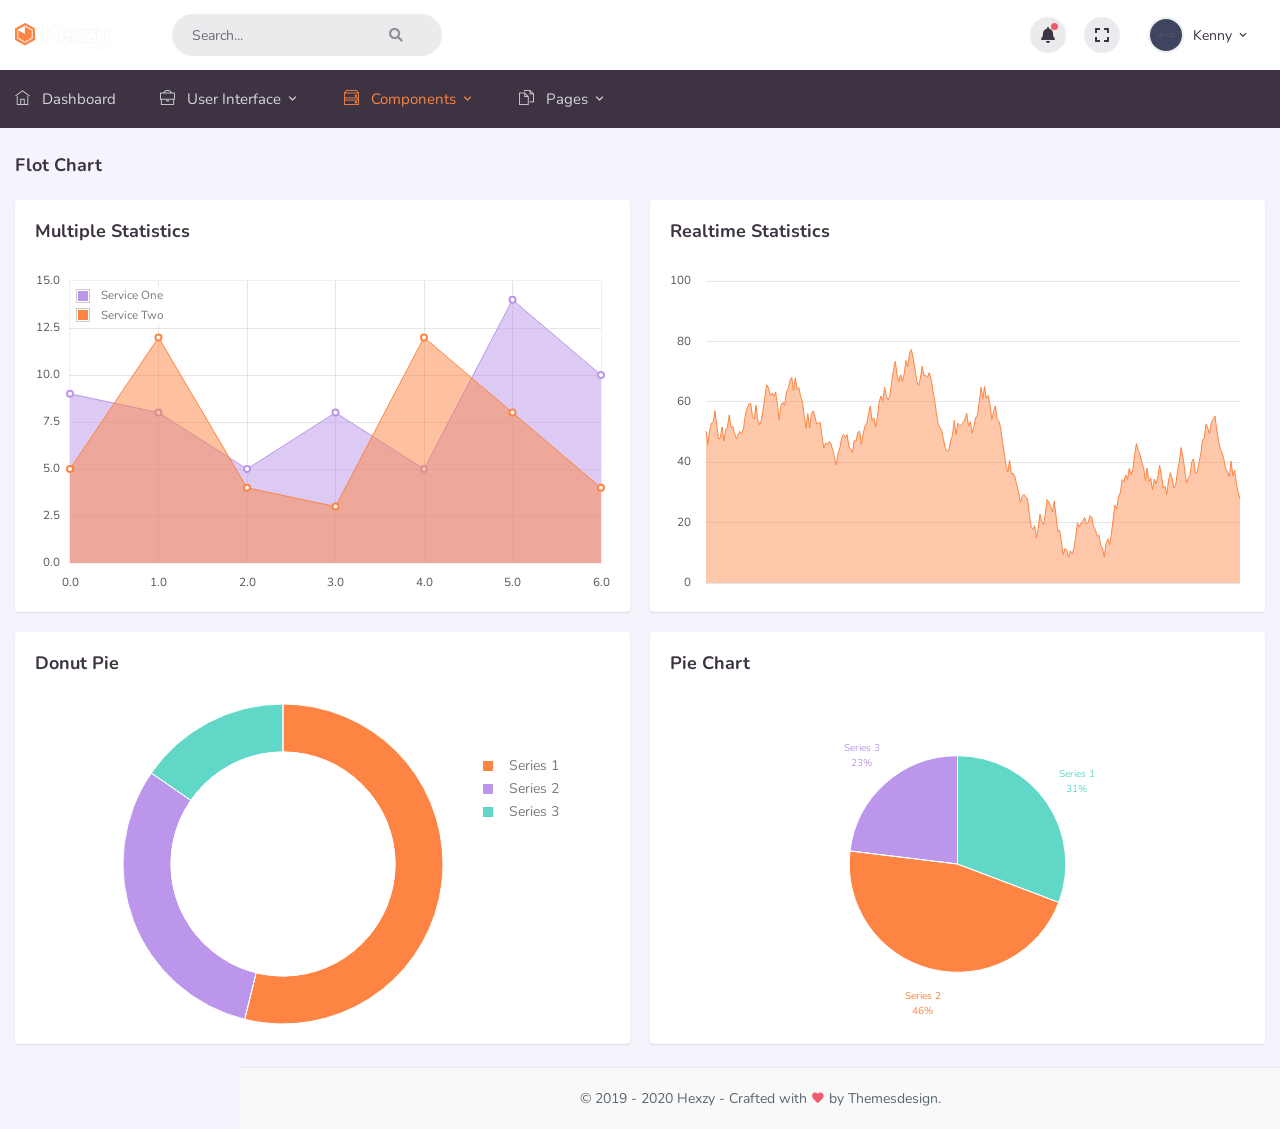
<file: admin/charts-flot.html>
<!doctype html>
<html lang="en">

<head>
    <meta charset="utf-8" />
    <title>Hexzy - Responsive Admin Dashboard Template</title>
    <meta name="viewport" content="width=device-width, initial-scale=1.0" />
    <meta content="Admin Dashboard" name="description" />
    <meta content="ThemeDesign" name="author" />
    <meta http-equiv="X-UA-Compatible" content="IE=edge" />

    <link rel="shortcut icon" href="/images/favicon.ico">

    <link href="assets/css/bootstrap.min.css" rel="stylesheet" type="text/css">
    <link href="assets/css/icons.css" rel="stylesheet" type="text/css">
    <link href="assets/css/style.css" rel="stylesheet" type="text/css">

</head>

<body>

    <div class="header-bg">
        <!-- Navigation Bar-->
        <header id="topnav">
            <div class="topbar-main">
                <div class="container-fluid">

                    <!-- Logo-->
                    <div>
                        <a href="index.html" class="logo">
                           <img src="assets/images/logo-light.png" class="logo-lg" alt="" height="26">
                            <img src="assets/images/logo-sm.png" class="logo-sm" alt="" height="28">
                        </a>
                    </div>
                    <!-- End Logo-->

                    <div class="menu-extras topbar-custom navbar p-0">
                        <ul class="list-inline d-none d-lg-block mb-0">
                            <li class="hide-phone app-search float-left">
                                    <form role="search" class="navbar-form">
                                        <input type="text" placeholder="Search..." class="form-control search-bar">
                                        <a href=""><i class="fa fa-search"></i></a>
                                    </form>
                                </li>
                        </ul>

                        <ul class="mb-0 nav navbar-right ml-auto list-inline">
                            <li class="list-inline-item dropdown notification-list">
                                <a href="#" data-target="#" class="dropdown-toggle waves-effect waves-light notification-icon-box" data-toggle="dropdown" aria-expanded="true">
                                    <i class="fa fa-bell"></i> <span class="badge badge-xs badge-danger"></span>
                                </a>
                                <ul class="dropdown-menu dropdown-menu-lg">
                                    <li class="text-center notifi-title">Notification <span class="badge badge-xs badge-success">3</span></li>
                                    <li class="list-group">
                                        <a href="javascript:void(0);" class="dropdown-item notify-item mt-2">
                                            <div class="notify-icon bg-success"><i class="mdi mdi-cart-outline"></i></div>
                                            <p class="notify-details">Your order is placed<span class="text-muted">Dummy text of the printing and typesetting industry.</span></p>
                                        </a>
                                        <!-- item-->

                                        <!-- item-->
                                        <a href="javascript:void(0);" class="dropdown-item notify-item">
                                            <div class="notify-icon bg-info"><i class="mdi mdi-glass-cocktail"></i></div>
                                            <p class="notify-details">Your item is shipped<span class="text-muted">It is a long established fact that a reader will</span></p>
                                        </a>

                                        <!-- item-->
                                        <a href="javascript:void(0);" class="dropdown-item notify-item mb-2">
                                            <div class="notify-icon bg-danger"><i class="mdi mdi-message-text-outline"></i></div>
                                            <p class="notify-details">New Message received<span class="text-muted">You have 87 unread messages</span></p>
                                        </a>

                                        <!-- last list item -->
                                        <a href="javascript:void(0);" class="list-group-item text-center">
                                            <small class="text-primary mb-0">View all </small>
                                        </a>
                                    </li>
                                </ul>
                            </li>

                            <li class="list-inline-item notification-list d-none d-sm-inline-block">
                                <a href="#" id="btn-fullscreen" class="waves-effect waves-light notification-icon-box"><i class="fas fa-expand"></i></a>
                            </li>
                            <li class="dropdown">
                                <a href="" class="dropdown-toggle profile waves-effect waves-light" data-toggle="dropdown" aria-expanded="true">
                                    <img src="assets/images/users/avatar-1.jpg" alt="user-img" class="rounded-circle">
                                    <span class="profile-username">
                                                                Kenny <span class="mdi mdi-chevron-down font-15"></span>
                                    </span>
                                </a>
                                <ul class="dropdown-menu">
                                    <li><a href="javascript:void(0)" class="dropdown-item"> Profile</a></li>
                                    <li><a href="javascript:void(0)" class="dropdown-item"><span class="badge badge-success float-right">5</span> Settings </a></li>
                                    <li><a href="javascript:void(0)" class="dropdown-item"> Lock screen</a></li>
                                    <li class="dropdown-divider"></li>
                                    <li><a href="javascript:void(0)" class="dropdown-item"> Logout</a></li>
                                </ul>
                            </li>

                            <li class="menu-item dropdown notification-list list-inline-item">
                                <!-- Mobile menu toggle-->
                                <a class="navbar-toggle nav-link">
                                    <div class="lines">
                                        <span></span>
                                        <span></span>
                                        <span></span>
                                    </div>
                                </a>
                                <!-- End mobile menu toggle-->
                            </li>

                        </ul>

                    </div>
                    <!-- end menu-extras -->

                    <div class="clearfix"></div>

                </div>
                <!-- end container -->
            </div>
            <!-- end topbar-main -->

            <!-- MENU Start -->
            <div class="navbar-custom">
                <div class="container-fluid">

                    <div id="navigation">

                        <!-- Navigation Menu-->
                        <ul class="navigation-menu">

                            <li class="has-submenu">
                                <a href="index.html"><i class="ti-home"></i> Dashboard</a>
                            </li>

                            <li class="has-submenu">
                                <a href="#"><i class="ti-briefcase"></i> User Interface <i class="mdi mdi-chevron-down mdi-drop"></i></a>
                                <ul class="submenu megamenu">
                                    <li>
                                        <ul>
                                            <li><a href="ui-buttons.html">Buttons</a></li>
                                            <li><a href="ui-cards.html">Cards</a></li>
                                            <li><a href="ui-tabs-accordions.html">Tabs &amp; Accordions</a></li>
                                            <li><a href="ui-modals.html">Modals</a></li>
                                            <li><a href="ui-components.html">Components</a></li>
                                        </ul>
                                    </li>
                                    <li>
                                        <ul>
                                            <li><a href="ui-progressbars.html">Progress Bars</a></li>
                                            <li><a href="ui-alerts.html">Alerts</a></li>
                                            <li><a href="ui-sweet-alert.html">Sweet-Alert</a></li>
                                            <li><a href="ui-grid.html">Grid</a></li>
                                            <li><a href="typography.html">Typography</a></li>
                                        </ul>
                                    </li>
                                </ul>
                            </li>

                            <li class="has-submenu">
                                <a href="#"><i class="ti-harddrives"></i> Components <i class="mdi mdi-chevron-down mdi-drop"></i></a>
                                <ul class="submenu">
                                    <li class="has-submenu">
                                        <a href="#">Icons</a>
                                        <ul class="submenu">
                                            <li><a href="icons-material.html">Material Design</a></li>
                                            <li><a href="icons-ion.html">Ion Icons</a></li>
                                            <li><a href="icons-fontawesome.html">Font Awesome</a></li>
                                            <li><a href="icons-themify.html">Themify Icons</a></li>
                                        </ul>
                                    </li>
                                    <li class="has-submenu">
                                        <a href="#">Forms</a>
                                        <ul class="submenu">
                                            <li><a href="form-elements.html">General Elements</a></li>
                                            <li><a href="form-validation.html">Form Validation</a></li>
                                            <li><a href="form-advanced.html">Advanced Form</a></li>
                                            <li><a href="form-wysiwyg.html">WYSIWYG Editor</a></li>
                                            <li><a href="form-uploads.html">Multiple File Upload</a></li>
                                        </ul>
                                    </li>

                                    <li>
                                        <a href="calendar.html">Calendar </a>
                                    </li>
                                    <li class="has-submenu">
                                        <a href="#">Tables </a>
                                        <ul class="submenu">
                                            <li><a href="tables-basic.html">Basic Tables</a></li>
                                            <li><a href="tables-datatable.html">Data Table</a></li>
                                        </ul>
                                    </li>
                                    <li class="has-submenu">
                                        <a href="#">Charts </a>
                                        <ul class="submenu">
                                            <li><a href="charts-morris.html">Morris Chart</a></li>
                                            <li><a href="charts-chartjs.html">Chartjs</a></li>
                                            <li><a href="charts-flot.html">Flot Chart</a></li>
                                            <li><a href="charts-other.html">Other Chart</a></li>
                                        </ul>
                                    </li>

                                    <li class="has-submenu">
                                        <a href="#">Maps</a>
                                        <ul class="submenu">
                                            <li><a href="maps-google.html"> Google Map</a></li>
                                            <li><a href="maps-vector.html"> Vector Map</a></li>
                                        </ul>
                                    </li>

                                </ul>
                            </li>

                            

                            <li class="has-submenu">
                                <a href="#"><i class="ti-files"></i> Pages <i class="mdi mdi-chevron-down mdi-drop"></i></a>
                                <ul class="submenu megamenu">

                                    <li>
                                        <ul>
                                            <li><a href="pages-timeline.html">Timeline</a></li>
                                            <li><a href="pages-invoice.html">Invoice</a></li>
                                            <li><a href="pages-directory.html">Directory</a></li>
                                            <li><a href="pages-login.html">Login</a></li>
                                            <li><a href="pages-register.html">Register</a></li>
                                        </ul>
                                    </li>
                                    <li>
                                        <ul>
                                            <li><a href="pages-recoverpw.html">Recover Password</a></li>
                                            <li><a href="pages-lock-screen.html">Lock Screen</a></li>
                                            <li><a href="pages-blank.html">Blank Page</a></li>
                                            <li><a href="pages-404.html">Error 404</a></li>
                                            <li><a href="pages-500.html">Error 500</a></li>
                                        </ul>
                                    </li>
                                </ul>
                            </li>

                        </ul>
                        <!-- End navigation menu -->
                    </div>
                    <!-- end #navigation -->
                </div>
                <!-- end container -->
            </div>
            <!-- end navbar-custom -->
        </header>
        <!-- End Navigation Bar-->

    </div>
    <!-- header-bg -->

    <div class="wrapper">
        <div class="container-fluid">
            <!-- Page-Title -->
            <div class="row">
                <div class="col-sm-12">
                    <div class="page-title-box">
                        <div class="row align-items-center">
                            <div class="col-md-8">
                                <h4 class="page-title m-0">Flot Chart</h4>
                            </div>
                        </div>
                    </div>
                </div>
            </div>

            <div class="row">
                    <div class="col-lg-6">
                        <div class="card">
                            <div class="card-body">
                                <h4 class="m-t-0 m-b-30">Multiple Statistics</h4>
                                <div id="website-stats" style="height: 320px" class="flot-chart"></div>
                            </div>
                        </div>
                    </div>

                    <div class="col-lg-6">
                        <div class="card">
                            <div class="card-body">
                                <h4 class="m-t-0 m-b-30">Realtime Statistics</h4>
                                <div id="flotRealTime" style="height: 320px" class="flot-chart"></div>
                            </div>
                        </div>
                    </div>
                </div>

                <div class="row">
                    <div class="col-lg-6">
                        <div class="card">
                            <div class="card-body">
                                <div id="donut-chart">
                                    <h4 class="m-t-0 m-b-30">Donut Pie</h4>
                                    <div id="donut-chart-container" class="flot-chart" style="height: 320px">
                                    </div>
                                </div>
                            </div>
                        </div>
                    </div>

                    <div class="col-lg-6">
                        <div class="card">
                            <div class="card-body">
                                <div id="pie-chart">
                                    <h4 class="m-t-0 m-b-30">Pie Chart</h4>
                                    <div id="pie-chart-container" class="flot-chart" style="height: 320px">
                                    </div>
                                </div>
                            </div>
                        </div>
                    </div>

                </div>
                </div>

        </div>
        <!-- end wrapper -->

        <!-- Footer -->
        <footer class="footer">
            <div class="container-fluid">
                <div class="row">
                    <div class="col-12">
                        © 2019 - 2020 Hexzy <span class="d-none d-md-inline-block"> - Crafted with <i class="mdi mdi-heart text-danger"></i> by Themesdesign.</span>
                    </div>
                </div>
            </div>
        </footer>
        <!-- End Footer -->

        <!-- jQuery  -->
        <script src="assets/js/jquery.min.js"></script>
        <script src="assets/js/bootstrap.bundle.min.js"></script>
        <script src="assets/js/modernizr.min.js"></script>
        <script src="assets/js/detect.js"></script>
        <script src="assets/js/fastclick.js"></script>
        <script src="assets/js/jquery.slimscroll.js"></script>
        <script src="assets/js/jquery.blockUI.js"></script>
        <script src="assets/js/waves.js"></script>
        <script src="assets/js/wow.min.js"></script>
        <script src="assets/js/jquery.nicescroll.js"></script>
        <script src="assets/js/jquery.scrollTo.min.js"></script>
        
        <script src="assets/plugins/flot-chart/jquery.flot.min.js"></script>
        <script src="assets/plugins/flot-chart/jquery.flot.time.js"></script>
        <script src="assets/plugins/flot-chart/jquery.flot.tooltip.min.js"></script>
        <script src="assets/plugins/flot-chart/jquery.flot.resize.js"></script>
        <script src="assets/plugins/flot-chart/jquery.flot.pie.js"></script>
        <script src="assets/plugins/flot-chart/jquery.flot.selection.js"></script>
        <script src="assets/plugins/flot-chart/jquery.flot.stack.js"></script>
        <script src="assets/plugins/flot-chart/jquery.flot.crosshair.js"></script>
        <script src="assets/pages/flot.init.js"></script>


        <script src="assets/js/app.js"></script>

</body>

</html>
</file>
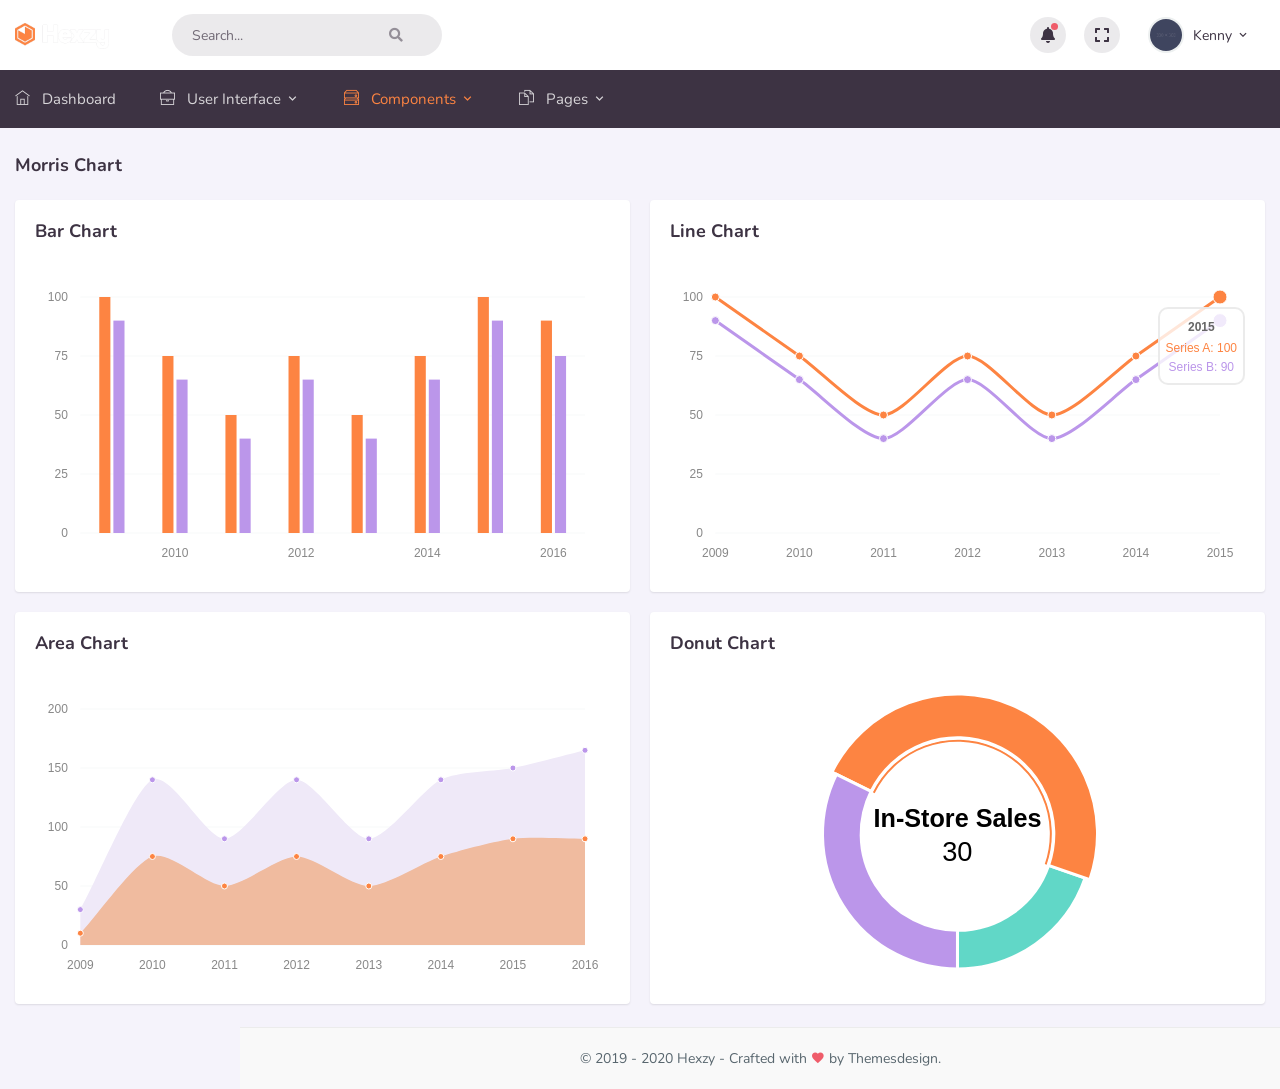
<file: admin/charts-morris.html>
<!doctype html>
<html lang="en">

<head>
    <meta charset="utf-8" />
    <title>Hexzy - Responsive Admin Dashboard Template</title>
    <meta name="viewport" content="width=device-width, initial-scale=1.0" />
    <meta content="Admin Dashboard" name="description" />
    <meta content="ThemeDesign" name="author" />
    <meta http-equiv="X-UA-Compatible" content="IE=edge" />

    <link rel="shortcut icon" href="/images/favicon.ico">

    <!--Morris Chart CSS -->
    <link rel="stylesheet" href="assets/plugins/morris/morris.css">

    <link href="assets/css/bootstrap.min.css" rel="stylesheet" type="text/css">
    <link href="assets/css/icons.css" rel="stylesheet" type="text/css">
    <link href="assets/css/style.css" rel="stylesheet" type="text/css">

</head>

<body>

    <div class="header-bg">
        <!-- Navigation Bar-->
        <header id="topnav">
            <div class="topbar-main">
                <div class="container-fluid">

                    <!-- Logo-->
                    <div>
                        <a href="index.html" class="logo">
                           <img src="assets/images/logo-light.png" class="logo-lg" alt="" height="26">
                            <img src="assets/images/logo-sm.png" class="logo-sm" alt="" height="28">
                        </a>
                    </div>
                    <!-- End Logo-->

                    <div class="menu-extras topbar-custom navbar p-0">
                        <ul class="list-inline d-none d-lg-block mb-0">
                            <li class="hide-phone app-search float-left">
                                    <form role="search" class="navbar-form">
                                        <input type="text" placeholder="Search..." class="form-control search-bar">
                                        <a href=""><i class="fa fa-search"></i></a>
                                    </form>
                                </li>
                        </ul>

                        <ul class="mb-0 nav navbar-right ml-auto list-inline">
                            <li class="list-inline-item dropdown notification-list">
                                <a href="#" data-target="#" class="dropdown-toggle waves-effect waves-light notification-icon-box" data-toggle="dropdown" aria-expanded="true">
                                    <i class="fa fa-bell"></i> <span class="badge badge-xs badge-danger"></span>
                                </a>
                                <ul class="dropdown-menu dropdown-menu-lg">
                                    <li class="text-center notifi-title">Notification <span class="badge badge-xs badge-success">3</span></li>
                                    <li class="list-group">
                                        <a href="javascript:void(0);" class="dropdown-item notify-item mt-2">
                                            <div class="notify-icon bg-success"><i class="mdi mdi-cart-outline"></i></div>
                                            <p class="notify-details">Your order is placed<span class="text-muted">Dummy text of the printing and typesetting industry.</span></p>
                                        </a>
                                        <!-- item-->

                                        <!-- item-->
                                        <a href="javascript:void(0);" class="dropdown-item notify-item">
                                            <div class="notify-icon bg-info"><i class="mdi mdi-glass-cocktail"></i></div>
                                            <p class="notify-details">Your item is shipped<span class="text-muted">It is a long established fact that a reader will</span></p>
                                        </a>

                                        <!-- item-->
                                        <a href="javascript:void(0);" class="dropdown-item notify-item mb-2">
                                            <div class="notify-icon bg-danger"><i class="mdi mdi-message-text-outline"></i></div>
                                            <p class="notify-details">New Message received<span class="text-muted">You have 87 unread messages</span></p>
                                        </a>

                                        <!-- last list item -->
                                        <a href="javascript:void(0);" class="list-group-item text-center">
                                            <small class="text-primary mb-0">View all </small>
                                        </a>
                                    </li>
                                </ul>
                            </li>

                            <li class="list-inline-item notification-list d-none d-sm-inline-block">
                                <a href="#" id="btn-fullscreen" class="waves-effect waves-light notification-icon-box"><i class="fas fa-expand"></i></a>
                            </li>
                            <li class="dropdown">
                                <a href="" class="dropdown-toggle profile waves-effect waves-light" data-toggle="dropdown" aria-expanded="true">
                                    <img src="assets/images/users/avatar-1.jpg" alt="user-img" class="rounded-circle">
                                    <span class="profile-username">
                                                                Kenny <span class="mdi mdi-chevron-down font-15"></span>
                                    </span>
                                </a>
                                <ul class="dropdown-menu">
                                    <li><a href="javascript:void(0)" class="dropdown-item"> Profile</a></li>
                                    <li><a href="javascript:void(0)" class="dropdown-item"><span class="badge badge-success float-right">5</span> Settings </a></li>
                                    <li><a href="javascript:void(0)" class="dropdown-item"> Lock screen</a></li>
                                    <li class="dropdown-divider"></li>
                                    <li><a href="javascript:void(0)" class="dropdown-item"> Logout</a></li>
                                </ul>
                            </li>

                            <li class="menu-item dropdown notification-list list-inline-item">
                                <!-- Mobile menu toggle-->
                                <a class="navbar-toggle nav-link">
                                    <div class="lines">
                                        <span></span>
                                        <span></span>
                                        <span></span>
                                    </div>
                                </a>
                                <!-- End mobile menu toggle-->
                            </li>

                        </ul>

                    </div>
                    <!-- end menu-extras -->

                    <div class="clearfix"></div>

                </div>
                <!-- end container -->
            </div>
            <!-- end topbar-main -->

            <!-- MENU Start -->
            <div class="navbar-custom">
                <div class="container-fluid">

                    <div id="navigation">

                        <!-- Navigation Menu-->
                        <ul class="navigation-menu">

                            <li class="has-submenu">
                                <a href="index.html"><i class="ti-home"></i> Dashboard</a>
                            </li>

                            <li class="has-submenu">
                                <a href="#"><i class="ti-briefcase"></i> User Interface <i class="mdi mdi-chevron-down mdi-drop"></i></a>
                                <ul class="submenu megamenu">
                                    <li>
                                        <ul>
                                            <li><a href="ui-buttons.html">Buttons</a></li>
                                            <li><a href="ui-cards.html">Cards</a></li>
                                            <li><a href="ui-tabs-accordions.html">Tabs &amp; Accordions</a></li>
                                            <li><a href="ui-modals.html">Modals</a></li>
                                            <li><a href="ui-components.html">Components</a></li>
                                        </ul>
                                    </li>
                                    <li>
                                        <ul>
                                            <li><a href="ui-progressbars.html">Progress Bars</a></li>
                                            <li><a href="ui-alerts.html">Alerts</a></li>
                                            <li><a href="ui-sweet-alert.html">Sweet-Alert</a></li>
                                            <li><a href="ui-grid.html">Grid</a></li>
                                            <li><a href="typography.html">Typography</a></li>
                                        </ul>
                                    </li>
                                </ul>
                            </li>

                            <li class="has-submenu">
                                <a href="#"><i class="ti-harddrives"></i> Components <i class="mdi mdi-chevron-down mdi-drop"></i></a>
                                <ul class="submenu">
                                    <li class="has-submenu">
                                        <a href="#">Icons</a>
                                        <ul class="submenu">
                                            <li><a href="icons-material.html">Material Design</a></li>
                                            <li><a href="icons-ion.html">Ion Icons</a></li>
                                            <li><a href="icons-fontawesome.html">Font Awesome</a></li>
                                            <li><a href="icons-themify.html">Themify Icons</a></li>
                                        </ul>
                                    </li>
                                    <li class="has-submenu">
                                        <a href="#">Forms</a>
                                        <ul class="submenu">
                                            <li><a href="form-elements.html">General Elements</a></li>
                                            <li><a href="form-validation.html">Form Validation</a></li>
                                            <li><a href="form-advanced.html">Advanced Form</a></li>
                                            <li><a href="form-wysiwyg.html">WYSIWYG Editor</a></li>
                                            <li><a href="form-uploads.html">Multiple File Upload</a></li>
                                        </ul>
                                    </li>

                                    <li>
                                        <a href="calendar.html">Calendar </a>
                                    </li>
                                    <li class="has-submenu">
                                        <a href="#">Tables </a>
                                        <ul class="submenu">
                                            <li><a href="tables-basic.html">Basic Tables</a></li>
                                            <li><a href="tables-datatable.html">Data Table</a></li>
                                        </ul>
                                    </li>
                                    <li class="has-submenu">
                                        <a href="#">Charts </a>
                                        <ul class="submenu">
                                            <li><a href="charts-morris.html">Morris Chart</a></li>
                                            <li><a href="charts-chartjs.html">Chartjs</a></li>
                                            <li><a href="charts-flot.html">Flot Chart</a></li>
                                            <li><a href="charts-other.html">Other Chart</a></li>
                                        </ul>
                                    </li>

                                    <li class="has-submenu">
                                        <a href="#">Maps</a>
                                        <ul class="submenu">
                                            <li><a href="maps-google.html"> Google Map</a></li>
                                            <li><a href="maps-vector.html"> Vector Map</a></li>
                                        </ul>
                                    </li>

                                </ul>
                            </li>

                            

                            <li class="has-submenu">
                                <a href="#"><i class="ti-files"></i> Pages <i class="mdi mdi-chevron-down mdi-drop"></i></a>
                                <ul class="submenu megamenu">

                                    <li>
                                        <ul>
                                            <li><a href="pages-timeline.html">Timeline</a></li>
                                            <li><a href="pages-invoice.html">Invoice</a></li>
                                            <li><a href="pages-directory.html">Directory</a></li>
                                            <li><a href="pages-login.html">Login</a></li>
                                            <li><a href="pages-register.html">Register</a></li>
                                        </ul>
                                    </li>
                                    <li>
                                        <ul>
                                            <li><a href="pages-recoverpw.html">Recover Password</a></li>
                                            <li><a href="pages-lock-screen.html">Lock Screen</a></li>
                                            <li><a href="pages-blank.html">Blank Page</a></li>
                                            <li><a href="pages-404.html">Error 404</a></li>
                                            <li><a href="pages-500.html">Error 500</a></li>
                                        </ul>
                                    </li>
                                </ul>
                            </li>

                        </ul>
                        <!-- End navigation menu -->
                    </div>
                    <!-- end #navigation -->
                </div>
                <!-- end container -->
            </div>
            <!-- end navbar-custom -->
        </header>
        <!-- End Navigation Bar-->

    </div>
    <!-- header-bg -->

    <div class="wrapper">
        <div class="container-fluid">
            <!-- Page-Title -->
            <div class="row">
                <div class="col-sm-12">
                    <div class="page-title-box">
                        <div class="row align-items-center">
                            <div class="col-md-8">
                                <h4 class="page-title m-0">Morris Chart</h4>
                            </div>
                        </div>
                    </div>
                </div>
            </div>

            <div class="row">
                    <!-- BAR Chart -->
                    <div class="col-lg-6">
                        <div class="card">
                            <div class="card-body">
                                <h4 class="m-t-0 m-b-30">Bar Chart</h4>
                                <div id="morris-bar-example" style="height: 300px"></div>
                            </div>
                        </div>
                    </div> <!-- col -->

                    <!--  Line Chart -->
                    <div class="col-lg-6">
                        <div class="card">
                            <div class="card-body">
                                <h4 class="m-t-0 m-b-30">Line Chart</h4>
                                <div id="morris-line-example" style="height: 300px"></div>
                            </div>
                        </div>
                    </div> <!-- col -->
                </div> <!-- End row-->


                <div class="row">

                    <!-- Area Chart -->
                    <div class="col-lg-6">
                        <div class="card">
                            <div class="card-body">
                                <h4 class="m-t-0 m-b-30">Area Chart</h4>
                                <div id="morris-area-example" style="height: 300px"></div>
                            </div>
                        </div>
                    </div> <!-- col -->


                    <!-- Donut Chart -->
                    <div class="col-lg-6">
                        <div class="card">
                            <div class="card-body">
                                <h4 class="m-t-0 m-b-30">Donut Chart</h4>
                                <div id="morris-donut-example" style="height: 300px"></div>
                            </div>
                        </div>
                    </div> <!-- col -->
                </div> 
                </div><!-- End row-->

        </div>
        <!-- end wrapper -->

        <!-- Footer -->
        <footer class="footer">
            <div class="container-fluid">
                <div class="row">
                    <div class="col-12">
                        © 2019 - 2020 Hexzy <span class="d-none d-md-inline-block"> - Crafted with <i class="mdi mdi-heart text-danger"></i> by Themesdesign.</span>
                    </div>
                </div>
            </div>
        </footer>
        <!-- End Footer -->

        <!-- jQuery  -->
        <script src="assets/js/jquery.min.js"></script>
        <script src="assets/js/bootstrap.bundle.min.js"></script>
        <script src="assets/js/modernizr.min.js"></script>
        <script src="assets/js/detect.js"></script>
        <script src="assets/js/fastclick.js"></script>
        <script src="assets/js/jquery.slimscroll.js"></script>
        <script src="assets/js/jquery.blockUI.js"></script>
        <script src="assets/js/waves.js"></script>
        <script src="assets/js/wow.min.js"></script>
        <script src="assets/js/jquery.nicescroll.js"></script>
        <script src="assets/js/jquery.scrollTo.min.js"></script>
        
        <!--Morris Chart-->
        <script src="assets/plugins/morris/morris.min.js"></script>
        <script src="assets/plugins/raphael/raphael.min.js"></script>
        <script src="assets/pages/morris.init.js"></script>
       
        <script src="assets/js/app.js"></script>

</body>

</html>
</file>
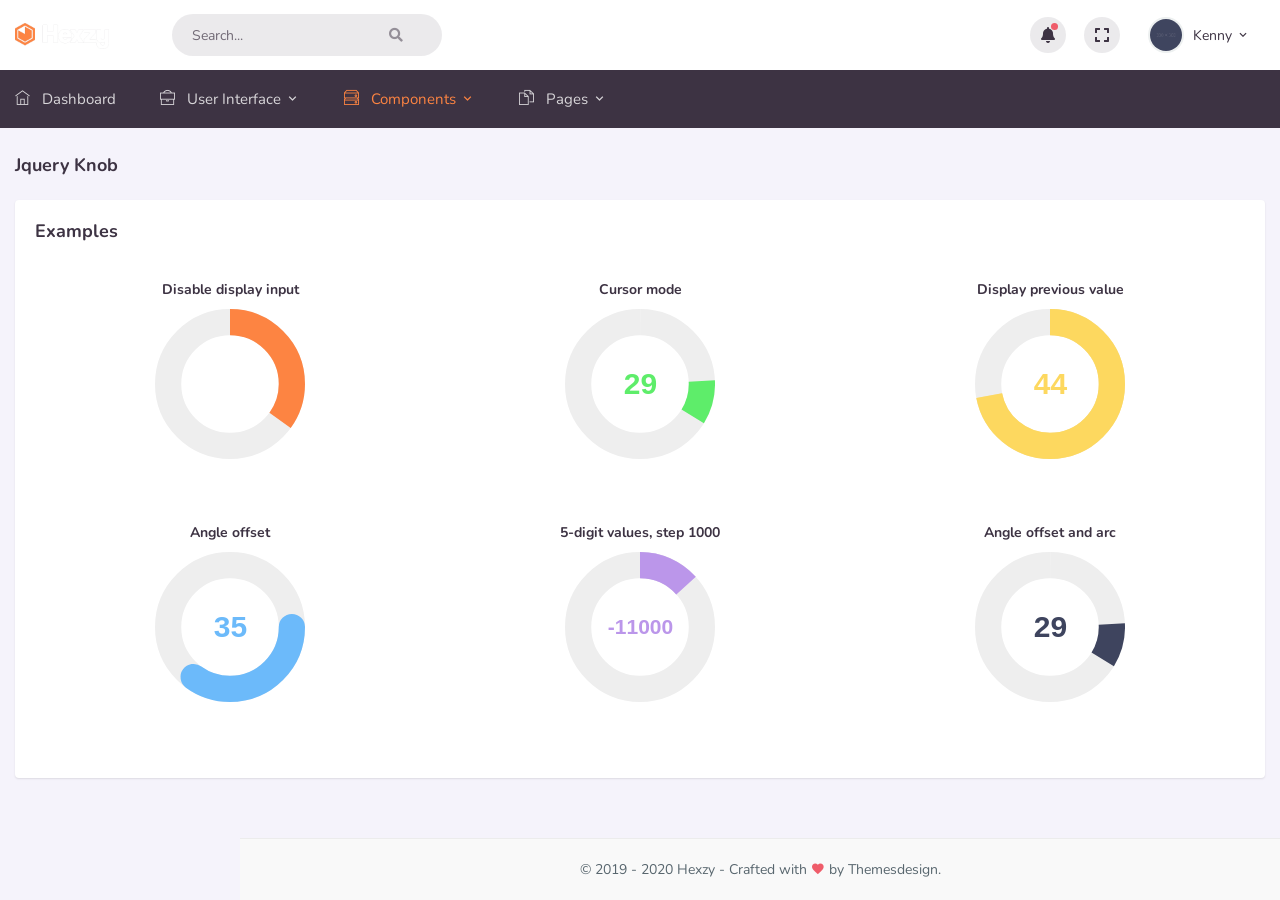
<file: admin/charts-other.html>
<!doctype html>
<html lang="en">

<head>
    <meta charset="utf-8" />
    <title>Hexzy - Responsive Admin Dashboard Template</title>
    <meta name="viewport" content="width=device-width, initial-scale=1.0" />
    <meta content="Admin Dashboard" name="description" />
    <meta content="ThemeDesign" name="author" />
    <meta http-equiv="X-UA-Compatible" content="IE=edge" />

    <link rel="shortcut icon" href="/images/favicon.ico">

    <link href="assets/css/bootstrap.min.css" rel="stylesheet" type="text/css">
    <link href="assets/css/icons.css" rel="stylesheet" type="text/css">
    <link href="assets/css/style.css" rel="stylesheet" type="text/css">

</head>

<body>

    <div class="header-bg">
        <!-- Navigation Bar-->
        <header id="topnav">
            <div class="topbar-main">
                <div class="container-fluid">

                    <!-- Logo-->
                    <div>
                        <a href="index.html" class="logo">
                           <img src="assets/images/logo-light.png" class="logo-lg" alt="" height="26">
                            <img src="assets/images/logo-sm.png" class="logo-sm" alt="" height="28">
                        </a>
                    </div>
                    <!-- End Logo-->

                    <div class="menu-extras topbar-custom navbar p-0">
                        <ul class="list-inline d-none d-lg-block mb-0">
                            <li class="hide-phone app-search float-left">
                                    <form role="search" class="navbar-form">
                                        <input type="text" placeholder="Search..." class="form-control search-bar">
                                        <a href=""><i class="fa fa-search"></i></a>
                                    </form>
                                </li>
                        </ul>

                        <ul class="mb-0 nav navbar-right ml-auto list-inline">
                            <li class="list-inline-item dropdown notification-list">
                                <a href="#" data-target="#" class="dropdown-toggle waves-effect waves-light notification-icon-box" data-toggle="dropdown" aria-expanded="true">
                                    <i class="fa fa-bell"></i> <span class="badge badge-xs badge-danger"></span>
                                </a>
                                <ul class="dropdown-menu dropdown-menu-lg">
                                    <li class="text-center notifi-title">Notification <span class="badge badge-xs badge-success">3</span></li>
                                    <li class="list-group">
                                        <a href="javascript:void(0);" class="dropdown-item notify-item mt-2">
                                            <div class="notify-icon bg-success"><i class="mdi mdi-cart-outline"></i></div>
                                            <p class="notify-details">Your order is placed<span class="text-muted">Dummy text of the printing and typesetting industry.</span></p>
                                        </a>
                                        <!-- item-->

                                        <!-- item-->
                                        <a href="javascript:void(0);" class="dropdown-item notify-item">
                                            <div class="notify-icon bg-info"><i class="mdi mdi-glass-cocktail"></i></div>
                                            <p class="notify-details">Your item is shipped<span class="text-muted">It is a long established fact that a reader will</span></p>
                                        </a>

                                        <!-- item-->
                                        <a href="javascript:void(0);" class="dropdown-item notify-item mb-2">
                                            <div class="notify-icon bg-danger"><i class="mdi mdi-message-text-outline"></i></div>
                                            <p class="notify-details">New Message received<span class="text-muted">You have 87 unread messages</span></p>
                                        </a>

                                        <!-- last list item -->
                                        <a href="javascript:void(0);" class="list-group-item text-center">
                                            <small class="text-primary mb-0">View all </small>
                                        </a>
                                    </li>
                                </ul>
                            </li>

                            <li class="list-inline-item notification-list d-none d-sm-inline-block">
                                <a href="#" id="btn-fullscreen" class="waves-effect waves-light notification-icon-box"><i class="fas fa-expand"></i></a>
                            </li>
                            <li class="dropdown">
                                <a href="" class="dropdown-toggle profile waves-effect waves-light" data-toggle="dropdown" aria-expanded="true">
                                    <img src="assets/images/users/avatar-1.jpg" alt="user-img" class="rounded-circle">
                                    <span class="profile-username">
                                                                Kenny <span class="mdi mdi-chevron-down font-15"></span>
                                    </span>
                                </a>
                                <ul class="dropdown-menu">
                                    <li><a href="javascript:void(0)" class="dropdown-item"> Profile</a></li>
                                    <li><a href="javascript:void(0)" class="dropdown-item"><span class="badge badge-success float-right">5</span> Settings </a></li>
                                    <li><a href="javascript:void(0)" class="dropdown-item"> Lock screen</a></li>
                                    <li class="dropdown-divider"></li>
                                    <li><a href="javascript:void(0)" class="dropdown-item"> Logout</a></li>
                                </ul>
                            </li>

                            <li class="menu-item dropdown notification-list list-inline-item">
                                <!-- Mobile menu toggle-->
                                <a class="navbar-toggle nav-link">
                                    <div class="lines">
                                        <span></span>
                                        <span></span>
                                        <span></span>
                                    </div>
                                </a>
                                <!-- End mobile menu toggle-->
                            </li>

                        </ul>

                    </div>
                    <!-- end menu-extras -->

                    <div class="clearfix"></div>

                </div>
                <!-- end container -->
            </div>
            <!-- end topbar-main -->

            <!-- MENU Start -->
            <div class="navbar-custom">
                <div class="container-fluid">

                    <div id="navigation">

                        <!-- Navigation Menu-->
                        <ul class="navigation-menu">

                            <li class="has-submenu">
                                <a href="index.html"><i class="ti-home"></i> Dashboard</a>
                            </li>

                            <li class="has-submenu">
                                <a href="#"><i class="ti-briefcase"></i> User Interface <i class="mdi mdi-chevron-down mdi-drop"></i></a>
                                <ul class="submenu megamenu">
                                    <li>
                                        <ul>
                                            <li><a href="ui-buttons.html">Buttons</a></li>
                                            <li><a href="ui-cards.html">Cards</a></li>
                                            <li><a href="ui-tabs-accordions.html">Tabs &amp; Accordions</a></li>
                                            <li><a href="ui-modals.html">Modals</a></li>
                                            <li><a href="ui-components.html">Components</a></li>
                                        </ul>
                                    </li>
                                    <li>
                                        <ul>
                                            <li><a href="ui-progressbars.html">Progress Bars</a></li>
                                            <li><a href="ui-alerts.html">Alerts</a></li>
                                            <li><a href="ui-sweet-alert.html">Sweet-Alert</a></li>
                                            <li><a href="ui-grid.html">Grid</a></li>
                                            <li><a href="typography.html">Typography</a></li>
                                        </ul>
                                    </li>
                                </ul>
                            </li>

                            <li class="has-submenu">
                                <a href="#"><i class="ti-harddrives"></i> Components <i class="mdi mdi-chevron-down mdi-drop"></i></a>
                                <ul class="submenu">
                                    <li class="has-submenu">
                                        <a href="#">Icons</a>
                                        <ul class="submenu">
                                            <li><a href="icons-material.html">Material Design</a></li>
                                            <li><a href="icons-ion.html">Ion Icons</a></li>
                                            <li><a href="icons-fontawesome.html">Font Awesome</a></li>
                                            <li><a href="icons-themify.html">Themify Icons</a></li>
                                        </ul>
                                    </li>
                                    <li class="has-submenu">
                                        <a href="#">Forms</a>
                                        <ul class="submenu">
                                            <li><a href="form-elements.html">General Elements</a></li>
                                            <li><a href="form-validation.html">Form Validation</a></li>
                                            <li><a href="form-advanced.html">Advanced Form</a></li>
                                            <li><a href="form-wysiwyg.html">WYSIWYG Editor</a></li>
                                            <li><a href="form-uploads.html">Multiple File Upload</a></li>
                                        </ul>
                                    </li>

                                    <li>
                                        <a href="calendar.html">Calendar </a>
                                    </li>
                                    <li class="has-submenu">
                                        <a href="#">Tables </a>
                                        <ul class="submenu">
                                            <li><a href="tables-basic.html">Basic Tables</a></li>
                                            <li><a href="tables-datatable.html">Data Table</a></li>
                                        </ul>
                                    </li>
                                    <li class="has-submenu">
                                        <a href="#">Charts </a>
                                        <ul class="submenu">
                                            <li><a href="charts-morris.html">Morris Chart</a></li>
                                            <li><a href="charts-chartjs.html">Chartjs</a></li>
                                            <li><a href="charts-flot.html">Flot Chart</a></li>
                                            <li><a href="charts-other.html">Other Chart</a></li>
                                        </ul>
                                    </li>

                                    <li class="has-submenu">
                                        <a href="#">Maps</a>
                                        <ul class="submenu">
                                            <li><a href="maps-google.html"> Google Map</a></li>
                                            <li><a href="maps-vector.html"> Vector Map</a></li>
                                        </ul>
                                    </li>

                                </ul>
                            </li>

                            

                            <li class="has-submenu">
                                <a href="#"><i class="ti-files"></i> Pages <i class="mdi mdi-chevron-down mdi-drop"></i></a>
                                <ul class="submenu megamenu">

                                    <li>
                                        <ul>
                                            <li><a href="pages-timeline.html">Timeline</a></li>
                                            <li><a href="pages-invoice.html">Invoice</a></li>
                                            <li><a href="pages-directory.html">Directory</a></li>
                                            <li><a href="pages-login.html">Login</a></li>
                                            <li><a href="pages-register.html">Register</a></li>
                                        </ul>
                                    </li>
                                    <li>
                                        <ul>
                                            <li><a href="pages-recoverpw.html">Recover Password</a></li>
                                            <li><a href="pages-lock-screen.html">Lock Screen</a></li>
                                            <li><a href="pages-blank.html">Blank Page</a></li>
                                            <li><a href="pages-404.html">Error 404</a></li>
                                            <li><a href="pages-500.html">Error 500</a></li>
                                        </ul>
                                    </li>
                                </ul>
                            </li>

                        </ul>
                        <!-- End navigation menu -->
                    </div>
                    <!-- end #navigation -->
                </div>
                <!-- end container -->
            </div>
            <!-- end navbar-custom -->
        </header>
        <!-- End Navigation Bar-->

    </div>
    <!-- header-bg -->

    <div class="wrapper">
        <div class="container-fluid">
            <!-- Page-Title -->
            <div class="row">
                <div class="col-sm-12">
                    <div class="page-title-box">
                        <div class="row align-items-center">
                            <div class="col-md-8">
                                <h4 class="page-title m-0">Jquery Knob</h4>
                            </div>
                        </div>
                    </div>
                </div>
            </div>

            <div class="row">
                <div class="col-lg-12">
                    <div class="card">
                        <div class="card-body">
                            <h4 class="m-b-30 m-t-0">Examples</h4>

                            <div class="row text-center">
                                <div class="col-md-4 text-center">
                                    <h5>Disable display input</h5>
                                    <input class="knob" data-width="150" data-fgcolor="#fd8442" data-displayinput="false" value="35">
                                </div>
                                <div class="col-md-4 text-center">
                                    <h5>Cursor mode</h5>
                                    <input class="knob" data-width="150" data-cursor="true" data-fgcolor="#5eed6a" value="29">
                                </div>
                                <div class="col-md-4 text-center">
                                    <h5>Display previous value</h5>
                                    <input class="knob" data-width="150" data-min="-100" data-fgcolor="#fdd85f" data-displayprevious="true" value="44">
                                </div>
                            </div>

                            <div class="row">
                                <div class="col-md-4 text-center">
                                    <h5>Angle offset</h5>
                                    <input class="knob" data-width="150" data-angleoffset="90" data-linecap="round" data-fgcolor="#6cbafa" value="35">
                                </div>
                                <div class="col-md-4 text-center">
                                    <h5>5-digit values, step 1000</h5>
                                    <input class="knob" data-width="150" data-min="-15000" data-displayprevious="true" data-max="15000" data-step="1000" value="-11000" data-fgcolor="#bb96ea">
                                </div>
                                <div class="col-md-4 text-center">
                                    <h5>Angle offset and arc</h5>
                                    <input class="knob" data-width="150" data-cursor="true" data-fgcolor="#3e445e" value="29">
                                </div>
                            </div>
                        </div>
                    </div>
                </div>

            </div>
            </div> <!-- End row -->

        </div>
        <!-- end wrapper -->

        <!-- Footer -->
        <footer class="footer">
            <div class="container-fluid">
                <div class="row">
                    <div class="col-12">
                        © 2019 - 2020 Hexzy <span class="d-none d-md-inline-block"> - Crafted with <i class="mdi mdi-heart text-danger"></i> by Themesdesign.</span>
                    </div>
                </div>
            </div>
        </footer>
        <!-- End Footer -->

        <!-- jQuery  -->
        <script src="assets/js/jquery.min.js"></script>
        <script src="assets/js/bootstrap.bundle.min.js"></script>
        <script src="assets/js/modernizr.min.js"></script>
        <script src="assets/js/detect.js"></script>
        <script src="assets/js/fastclick.js"></script>
        <script src="assets/js/jquery.slimscroll.js"></script>
        <script src="assets/js/jquery.blockUI.js"></script>
        <script src="assets/js/waves.js"></script>
        <script src="assets/js/wow.min.js"></script>
        <script src="assets/js/jquery.nicescroll.js"></script>
        <script src="assets/js/jquery.scrollTo.min.js"></script>
        
         <!-- KNOB JS -->
         <script src="assets/plugins/jquery-knob/excanvas.js"></script>
         <script src="assets/plugins/jquery-knob/jquery.knob.js"></script>
 
       
        <script src="assets/js/app.js"></script>
        <script>
                $(function() {
                    $(".knob").knob();
                });
            </script>
    

</body>

</html>
</file>
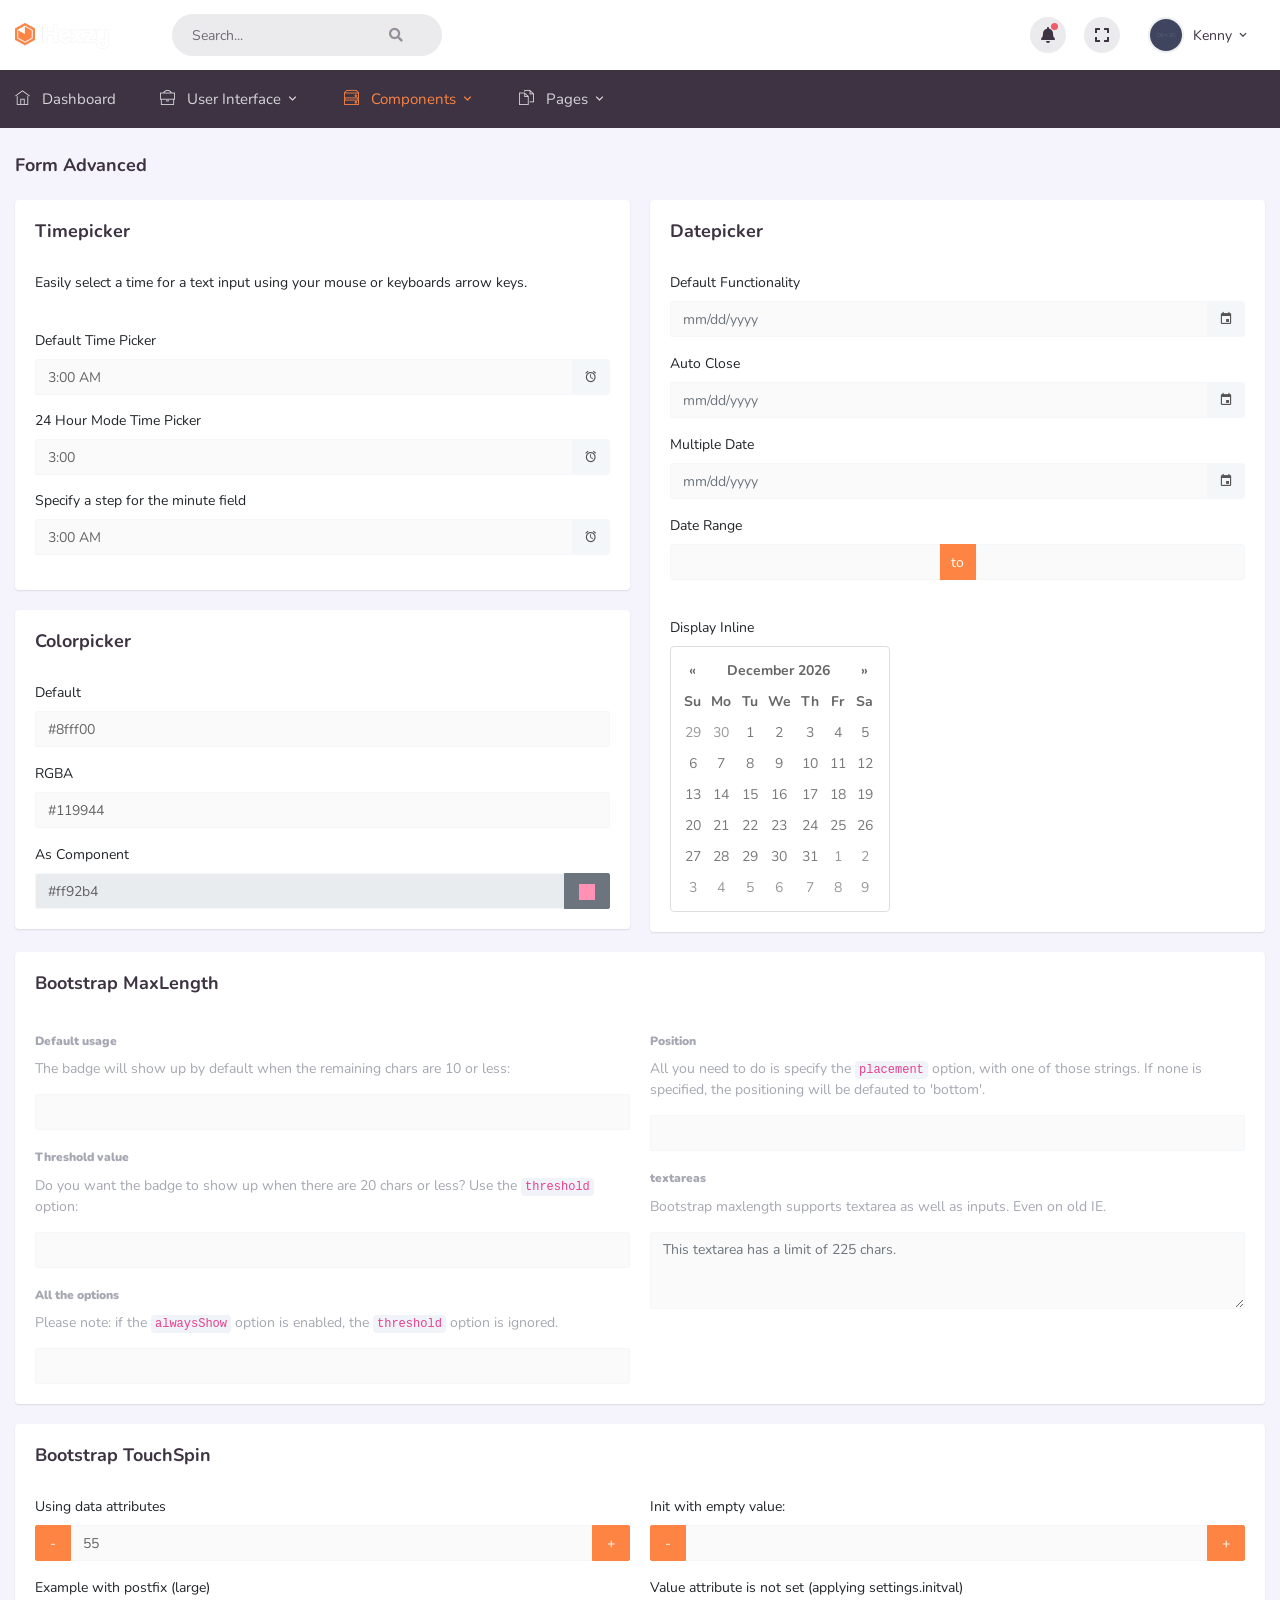
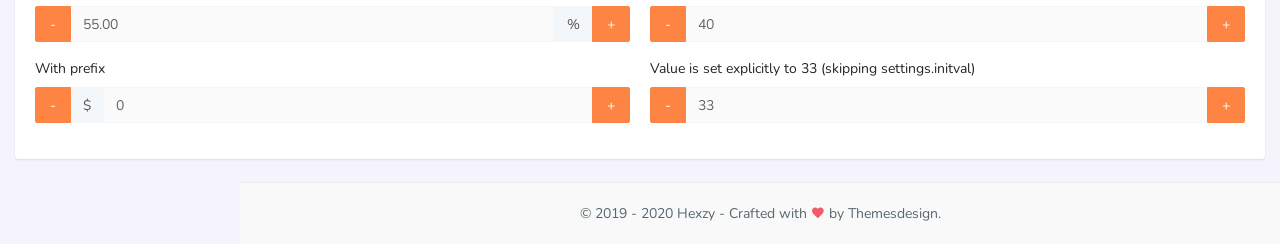
<file: admin/form-advanced.html>
<!doctype html>
<html lang="en">

<head>
    <meta charset="utf-8" />
    <title>Hexzy - Responsive Admin Dashboard Template</title>
    <meta name="viewport" content="width=device-width, initial-scale=1.0" />
    <meta content="Admin Dashboard" name="description" />
    <meta content="ThemeDesign" name="author" />
    <meta http-equiv="X-UA-Compatible" content="IE=edge" />

    <link rel="shortcut icon" href="/images/favicon.ico">

    
    <link href="assets/plugins/timepicker/bootstrap-timepicker.min.css" rel="stylesheet">
    <link href="assets/plugins/bootstrap-colorpicker/css/bootstrap-colorpicker.min.css" rel="stylesheet">
    <link href="assets/plugins/bootstrap-datepicker/css/bootstrap-datepicker.min.css" rel="stylesheet">
    <link href="assets/plugins/bootstrap-touchspin/css/jquery.bootstrap-touchspin.min.css" rel="stylesheet" />


    <link href="assets/css/bootstrap.min.css" rel="stylesheet" type="text/css">
    <link href="assets/css/icons.css" rel="stylesheet" type="text/css">
    <link href="assets/css/style.css" rel="stylesheet" type="text/css">

</head>

<body>

    <div class="header-bg">
        <!-- Navigation Bar-->
        <header id="topnav">
            <div class="topbar-main">
                <div class="container-fluid">

                    <!-- Logo-->
                    <div>
                        <a href="index.html" class="logo">
                           <img src="assets/images/logo-light.png" class="logo-lg" alt="" height="26">
                            <img src="assets/images/logo-sm.png" class="logo-sm" alt="" height="28">
                        </a>
                    </div>
                    <!-- End Logo-->

                    <div class="menu-extras topbar-custom navbar p-0">
                        <ul class="list-inline d-none d-lg-block mb-0">
                            <li class="hide-phone app-search float-left">
                                    <form role="search" class="navbar-form">
                                        <input type="text" placeholder="Search..." class="form-control search-bar">
                                        <a href=""><i class="fa fa-search"></i></a>
                                    </form>
                                </li>
                        </ul>

                        <ul class="mb-0 nav navbar-right ml-auto list-inline">
                            <li class="list-inline-item dropdown notification-list">
                                <a href="#" data-target="#" class="dropdown-toggle waves-effect waves-light notification-icon-box" data-toggle="dropdown" aria-expanded="true">
                                    <i class="fa fa-bell"></i> <span class="badge badge-xs badge-danger"></span>
                                </a>
                                <ul class="dropdown-menu dropdown-menu-lg">
                                    <li class="text-center notifi-title">Notification <span class="badge badge-xs badge-success">3</span></li>
                                    <li class="list-group">
                                        <a href="javascript:void(0);" class="dropdown-item notify-item mt-2">
                                            <div class="notify-icon bg-success"><i class="mdi mdi-cart-outline"></i></div>
                                            <p class="notify-details">Your order is placed<span class="text-muted">Dummy text of the printing and typesetting industry.</span></p>
                                        </a>
                                        <!-- item-->

                                        <!-- item-->
                                        <a href="javascript:void(0);" class="dropdown-item notify-item">
                                            <div class="notify-icon bg-info"><i class="mdi mdi-glass-cocktail"></i></div>
                                            <p class="notify-details">Your item is shipped<span class="text-muted">It is a long established fact that a reader will</span></p>
                                        </a>

                                        <!-- item-->
                                        <a href="javascript:void(0);" class="dropdown-item notify-item mb-2">
                                            <div class="notify-icon bg-danger"><i class="mdi mdi-message-text-outline"></i></div>
                                            <p class="notify-details">New Message received<span class="text-muted">You have 87 unread messages</span></p>
                                        </a>

                                        <!-- last list item -->
                                        <a href="javascript:void(0);" class="list-group-item text-center">
                                            <small class="text-primary mb-0">View all </small>
                                        </a>
                                    </li>
                                </ul>
                            </li>

                            <li class="list-inline-item notification-list d-none d-sm-inline-block">
                                <a href="#" id="btn-fullscreen" class="waves-effect waves-light notification-icon-box"><i class="fas fa-expand"></i></a>
                            </li>
                            <li class="dropdown">
                                <a href="" class="dropdown-toggle profile waves-effect waves-light" data-toggle="dropdown" aria-expanded="true">
                                    <img src="assets/images/users/avatar-1.jpg" alt="user-img" class="rounded-circle">
                                    <span class="profile-username">
                                                                Kenny <span class="mdi mdi-chevron-down font-15"></span>
                                    </span>
                                </a>
                                <ul class="dropdown-menu">
                                    <li><a href="javascript:void(0)" class="dropdown-item"> Profile</a></li>
                                    <li><a href="javascript:void(0)" class="dropdown-item"><span class="badge badge-success float-right">5</span> Settings </a></li>
                                    <li><a href="javascript:void(0)" class="dropdown-item"> Lock screen</a></li>
                                    <li class="dropdown-divider"></li>
                                    <li><a href="javascript:void(0)" class="dropdown-item"> Logout</a></li>
                                </ul>
                            </li>

                            <li class="menu-item dropdown notification-list list-inline-item">
                                <!-- Mobile menu toggle-->
                                <a class="navbar-toggle nav-link">
                                    <div class="lines">
                                        <span></span>
                                        <span></span>
                                        <span></span>
                                    </div>
                                </a>
                                <!-- End mobile menu toggle-->
                            </li>

                        </ul>

                    </div>
                    <!-- end menu-extras -->

                    <div class="clearfix"></div>

                </div>
                <!-- end container -->
            </div>
            <!-- end topbar-main -->

            <!-- MENU Start -->
            <div class="navbar-custom">
                <div class="container-fluid">

                    <div id="navigation">

                        <!-- Navigation Menu-->
                        <ul class="navigation-menu">

                            <li class="has-submenu">
                                <a href="index.html"><i class="ti-home"></i> Dashboard</a>
                            </li>

                            <li class="has-submenu">
                                <a href="#"><i class="ti-briefcase"></i> User Interface <i class="mdi mdi-chevron-down mdi-drop"></i></a>
                                <ul class="submenu megamenu">
                                    <li>
                                        <ul>
                                            <li><a href="ui-buttons.html">Buttons</a></li>
                                            <li><a href="ui-cards.html">Cards</a></li>
                                            <li><a href="ui-tabs-accordions.html">Tabs &amp; Accordions</a></li>
                                            <li><a href="ui-modals.html">Modals</a></li>
                                            <li><a href="ui-components.html">Components</a></li>
                                        </ul>
                                    </li>
                                    <li>
                                        <ul>
                                            <li><a href="ui-progressbars.html">Progress Bars</a></li>
                                            <li><a href="ui-alerts.html">Alerts</a></li>
                                            <li><a href="ui-sweet-alert.html">Sweet-Alert</a></li>
                                            <li><a href="ui-grid.html">Grid</a></li>
                                            <li><a href="typography.html">Typography</a></li>
                                        </ul>
                                    </li>
                                </ul>
                            </li>

                            <li class="has-submenu">
                                <a href="#"><i class="ti-harddrives"></i> Components <i class="mdi mdi-chevron-down mdi-drop"></i></a>
                                <ul class="submenu">
                                    <li class="has-submenu">
                                        <a href="#">Icons</a>
                                        <ul class="submenu">
                                            <li><a href="icons-material.html">Material Design</a></li>
                                            <li><a href="icons-ion.html">Ion Icons</a></li>
                                            <li><a href="icons-fontawesome.html">Font Awesome</a></li>
                                            <li><a href="icons-themify.html">Themify Icons</a></li>
                                        </ul>
                                    </li>
                                    <li class="has-submenu">
                                        <a href="#">Forms</a>
                                        <ul class="submenu">
                                            <li><a href="form-elements.html">General Elements</a></li>
                                            <li><a href="form-validation.html">Form Validation</a></li>
                                            <li><a href="form-advanced.html">Advanced Form</a></li>
                                            <li><a href="form-wysiwyg.html">WYSIWYG Editor</a></li>
                                            <li><a href="form-uploads.html">Multiple File Upload</a></li>
                                        </ul>
                                    </li>

                                    <li>
                                        <a href="calendar.html">Calendar </a>
                                    </li>
                                    <li class="has-submenu">
                                        <a href="#">Tables </a>
                                        <ul class="submenu">
                                            <li><a href="tables-basic.html">Basic Tables</a></li>
                                            <li><a href="tables-datatable.html">Data Table</a></li>
                                        </ul>
                                    </li>
                                    <li class="has-submenu">
                                        <a href="#">Charts </a>
                                        <ul class="submenu">
                                            <li><a href="charts-morris.html">Morris Chart</a></li>
                                            <li><a href="charts-chartjs.html">Chartjs</a></li>
                                            <li><a href="charts-flot.html">Flot Chart</a></li>
                                            <li><a href="charts-other.html">Other Chart</a></li>
                                        </ul>
                                    </li>

                                    <li class="has-submenu">
                                        <a href="#">Maps</a>
                                        <ul class="submenu">
                                            <li><a href="maps-google.html"> Google Map</a></li>
                                            <li><a href="maps-vector.html"> Vector Map</a></li>
                                        </ul>
                                    </li>

                                </ul>
                            </li>

                            

                            <li class="has-submenu">
                                <a href="#"><i class="ti-files"></i> Pages <i class="mdi mdi-chevron-down mdi-drop"></i></a>
                                <ul class="submenu megamenu">

                                    <li>
                                        <ul>
                                            <li><a href="pages-timeline.html">Timeline</a></li>
                                            <li><a href="pages-invoice.html">Invoice</a></li>
                                            <li><a href="pages-directory.html">Directory</a></li>
                                            <li><a href="pages-login.html">Login</a></li>
                                            <li><a href="pages-register.html">Register</a></li>
                                        </ul>
                                    </li>
                                    <li>
                                        <ul>
                                            <li><a href="pages-recoverpw.html">Recover Password</a></li>
                                            <li><a href="pages-lock-screen.html">Lock Screen</a></li>
                                            <li><a href="pages-blank.html">Blank Page</a></li>
                                            <li><a href="pages-404.html">Error 404</a></li>
                                            <li><a href="pages-500.html">Error 500</a></li>
                                        </ul>
                                    </li>
                                </ul>
                            </li>

                        </ul>
                        <!-- End navigation menu -->
                    </div>
                    <!-- end #navigation -->
                </div>
                <!-- end container -->
            </div>
            <!-- end navbar-custom -->
        </header>
        <!-- End Navigation Bar-->

    </div>
    <!-- header-bg -->

    <div class="wrapper">
        <div class="container-fluid">
            <!-- Page-Title -->
            <div class="row">
                <div class="col-sm-12">
                    <div class="page-title-box">
                        <div class="row align-items-center">
                            <div class="col-md-8">
                                <h4 class="page-title m-0">Form Advanced</h4>
                            </div>
                        </div>
                    </div>
                </div>
            </div>

            <div class="row">
                    <div class="col-lg-6">
                        <div class="card">
                            <div class="card-body">

                                <h4 class="m-b-30 m-t-0">Timepicker</h4>

                                <p>Easily select a time for a text input using your mouse or keyboards arrow keys.</p>
                                <br>

                                <label>Default Time Picker</label>
                                <div class="input-group m-b-15">

                                    <input id="timepicker" type="text" class="form-control">
                                    <div class="input-group-append">
                                        <span class="input-group-text b-0"><i class="mdi mdi-alarm"></i></span>
                                    </div>
                                    
                                </div><!-- input-group -->

                                <label>24 Hour Mode Time Picker</label>
                                <div class="input-group m-b-15">

                                    <input id="timepicker2" type="text" class="form-control">
                                    <div class="input-group-append">
                                        <span class="input-group-text b-0"><i class="mdi mdi-alarm"></i></span>
                                    </div>
                                </div><!-- input-group -->

                                <label>Specify a step for the minute field</label>
                                <div class="input-group m-b-15">
                                    <input id="timepicker3" type="text" class="form-control">
                                    <div class="input-group-append">
                                        <span class="input-group-text b-0"><i class="mdi mdi-alarm"></i></span>
                                    </div>
                                </div><!-- input-group -->

                            </div> <!-- card-body -->
                        </div> <!-- card -->

                        <div class="card">
                            <div class="card-body">

                                <h4 class="m-b-30 m-t-0">Colorpicker</h4>

                                <form action="#">
                                    <div class="form-group">
                                        <label>Default</label>
                                        <input type="text" class="colorpicker-default form-control" value="#8fff00">
                                    </div>
                                    <div class="form-group">
                                        <label>RGBA</label>
                                        <input type="text" class="colorpicker-rgba form-control" value="rgb(0,194,255,0.78)" data-color-format="rgba">
                                    </div>
                                    <div class="form-group m-b-0">
                                        <label>As Component</label>
                                        <div data-color-format="rgb" data-color="rgb(255, 146, 180)" class="colorpicker-default input-group">
                                            <input type="text" readonly="readonly" value="" class="form-control">
                                        <span class="input-group-append add-on">
                                            <button class="btn btn-secondary" type="button">
                                                <i style="background-color: rgb(124, 66, 84);margin-top: 2px;"></i>
                                            </button>
                                        </span>
                                        </div>
                                    </div>
                                </form>

                            </div> <!-- card-body -->
                        </div> <!-- card -->
                    </div> <!-- col -->

                    <div class="col-lg-6">
                        <div class="card">
                            <div class="card-body">
                                <h4 class="m-b-30 m-t-0">Datepicker</h4>

                                <div class="">
                                    <form action="#">
                                        <div class="form-group">
                                            <label>Default Functionality</label>
                                            <div>
                                                <div class="input-group">
                                                    <input type="text" class="form-control" placeholder="mm/dd/yyyy" id="datepicker">
                                                    <div class="input-group-append">
                                                        <span class="input-group-text b-0"><i class="mdi mdi-calendar"></i></span>
                                                    </div>
                                                </div><!-- input-group -->
                                            </div>
                                        </div>

                                        <div class="form-group">
                                            <label>Auto Close</label>
                                            <div>
                                                <div class="input-group">
                                                    <input type="text" class="form-control" placeholder="mm/dd/yyyy" id="datepicker-autoclose">
                                                    <div class="input-group-append">
                                                        <span class="input-group-text b-0"><i class="mdi mdi-calendar"></i></span>
                                                    </div>
                                                    
                                                </div><!-- input-group -->
                                            </div>
                                        </div>

                                        <div class="form-group">
                                            <label>Multiple Date</label>
                                            <div>
                                                <div class="input-group">
                                                    <input type="text" class="form-control" placeholder="mm/dd/yyyy" id="datepicker-multiple-date">
                                                    <div class="input-group-append">
                                                        <span class="input-group-text b-0"><i class="mdi mdi-calendar"></i></span>
                                                    </div>
                                                    
                                                </div><!-- input-group -->
                                            </div>
                                        </div>

                                        <div class="form-group">
                                            <label>Date Range</label>
                                            <div>
                                                <div class="input-daterange input-group" id="date-range">
                                                    <input type="text" class="form-control" name="start" />
                                                    <div class="input-group-append">
                                                        <span class="input-group-text bg-primary text-white b-0">to</span>
                                                    </div>
                                                    <input type="text" class="form-control" name="end" />
                                                </div>
                                            </div>
                                        </div>
                                    </form>

                                    <br>

                                    <label>Display Inline</label>
                                    <div class="input-group mb15">
                                        <div id="datepicker-inline"></div>
                                    </div><!-- input-group -->
                                </div>

                            </div> <!-- card-body -->
                        </div> <!-- card -->
                    </div> <!-- col -->

                </div> <!-- End row -->

                <div class="row">
                    <div class="col-lg-12">
                        <div class="card">

                            <div class="card-body">
                                <h4 class="m-b-30 m-t-0">Bootstrap MaxLength</h4>

                                <div class="row">
                                    <div class="col-lg-6">
                                        <div class="demo-box">
                                            <h6 class="text-muted"><b>Default usage</b></h6>
                                            <p class="text-muted m-b-15 font-13">
                                                The badge will show up by default when the remaining chars are 10 or less:
                                            </p>
                                            <input type="text" class="form-control" maxlength="25" name="defaultconfig" id="defaultconfig" />

                                            <div class="m-t-20">
                                                <h6 class="text-muted"><b>Threshold value</b></h6>
                                                <p class="text-muted m-b-15 font-13">
                                                    Do you want the badge to show up when there are 20 chars or less? Use the <code>threshold</code> option:
                                                </p>
                                                <input type="text" maxlength="25" name="thresholdconfig" class="form-control" id="thresholdconfig" />
                                            </div>

                                            <div class="m-t-20">
                                                <h6 class="text-muted"><b>All the options</b></h6>
                                                <p class="text-muted m-b-15 font-13">
                                                    Please note: if the <code>alwaysShow</code> option is enabled, the <code>threshold</code> option is ignored.
                                                </p>
                                                <input type="text" class="form-control" maxlength="25" name="alloptions" id="alloptions" />
                                            </div>

                                        </div>
                                    </div>

                                    <div class="col-lg-6">
                                        <div class="demo-box">

                                            <h6 class="text-muted"><b>Position</b></h6>
                                            <p class="text-muted m-b-15 font-13">
                                                All you need to do is specify the <code>placement</code> option, with one of those strings. If none
                                                is specified, the positioning will be defauted to 'bottom'.
                                            </p>
                                            <input type="text" class="form-control" maxlength="25" name="placement" id="placement" />

                                            <div class="m-t-20">
                                                <h6 class="text-muted"><b>textareas</b></h6>
                                                <p class="text-muted m-b-15 font-13">
                                                    Bootstrap maxlength supports textarea as well as inputs. Even on old IE.
                                                </p>
                                                <textarea id="textarea" class="form-control" maxlength="225" rows="3" placeholder="This textarea has a limit of 225 chars."></textarea>
                                            </div>
                                        </div>
                                    </div>
                                </div>
                                <!-- end row -->
                            </div>
                        </div> <!-- end card -->

                    </div> <!-- end col -->

                </div>
                <!-- end row -->


                <div class="row">
                    <div class="col-lg-12">
                        <div class="card">
                            <div class="card-body">
                                <h4 class="m-b-30 m-t-0">Bootstrap TouchSpin</h4>

                                <div class="row">
                                    <div class="col-lg-6">
                                        <div class="demo-box">
                                            <form>
                                                <div class="form-group">
                                                    <label class="control-label">Using data attributes</label>
                                                    <input id="demo0" type="text" value="55" name="demo0" data-bts-min="0" data-bts-max="100" data-bts-init-val="" data-bts-step="1" data-bts-decimal="0" data-bts-step-interval="100" data-bts-force-step-divisibility="round" data-bts-step-interval-delay="500" data-bts-prefix="" data-bts-postfix="" data-bts-prefix-extra-class="" data-bts-postfix-extra-class="" data-bts-booster="true" data-bts-boostat="10" data-bts-max-boosted-step="false" data-bts-mousewheel="true" data-bts-button-down-class="btn btn-primary" data-bts-button-up-class="btn btn-primary"/>
                                                </div>
                                                <div class="form-group">
                                                    <label class="control-label">Example with postfix (large)</label>
                                                    <input id="demo1" type="text" value="55" name="demo1">
                                                </div>
                                                <div class="form-group m-b-0">
                                                    <label class="control-label">With prefix </label>
                                                    <input id="demo2" type="text" value="0" name="demo2" class=" form-control">
                                                </div>

                                            </form>
                                        </div>
                                    </div>

                                    <div class="col-lg-6">
                                        <div class="demo-box">
                                            <form>
                                                <div class="form-group">
                                                    <label class="control-label">Init with empty value:</label>
                                                    <input id="demo3" type="text" value="" name="demo3">
                                                </div>
                                                <div class="form-group">
                                                    <label class="control-label">Value attribute is not set (applying settings.initval)</label>
                                                    <input id="demo3_21" type="text" value="" name="demo3_21">
                                                </div>
                                                <div class="form-group">
                                                    <label class="control-label">Value is set explicitly to 33 (skipping settings.initval) </label>
                                                    <input id="demo3_22" type="text" value="33" name="demo3_22">
                                                </div>
                                            </form>
                                        </div>
                                    </div>
                                </div> <!-- end row -->
                            </div>
                        </div> <!-- end card -->

                    </div> <!-- end col -->

                </div>
                </div>


        </div>
        <!-- end wrapper -->

        <!-- Footer -->
        <footer class="footer">
            <div class="container-fluid">
                <div class="row">
                    <div class="col-12">
                        © 2019 - 2020 Hexzy <span class="d-none d-md-inline-block"> - Crafted with <i class="mdi mdi-heart text-danger"></i> by Themesdesign.</span>
                    </div>
                </div>
            </div>
        </footer>
        <!-- End Footer -->

        <!-- jQuery  -->
        <script src="assets/js/jquery.min.js"></script>
        <script src="assets/js/bootstrap.bundle.min.js"></script>
        <script src="assets/js/modernizr.min.js"></script>
        <script src="assets/js/detect.js"></script>
        <script src="assets/js/fastclick.js"></script>
        <script src="assets/js/jquery.slimscroll.js"></script>
        <script src="assets/js/jquery.blockUI.js"></script>
        <script src="assets/js/waves.js"></script>
        <script src="assets/js/wow.min.js"></script>
        <script src="assets/js/jquery.nicescroll.js"></script>
        <script src="assets/js/jquery.scrollTo.min.js"></script>
        
       
        <!-- Plugins js -->
        <script src="assets/plugins/timepicker/bootstrap-timepicker.js"></script>
        <script src="assets/plugins/bootstrap-colorpicker/js/bootstrap-colorpicker.min.js"></script>
        <script src="assets/plugins/bootstrap-datepicker/js/bootstrap-datepicker.min.js"></script>
        <script src="assets/plugins/bootstrap-maxlength/bootstrap-maxlength.min.js"></script>
        <script src="assets/plugins/bootstrap-touchspin/js/jquery.bootstrap-touchspin.min.js"></script>

        <!-- Plugins Init js -->
        <script src="assets/pages/form-advanced.js"></script>

 
       
        <script src="assets/js/app.js"></script>

    

</body>

</html>
</file>
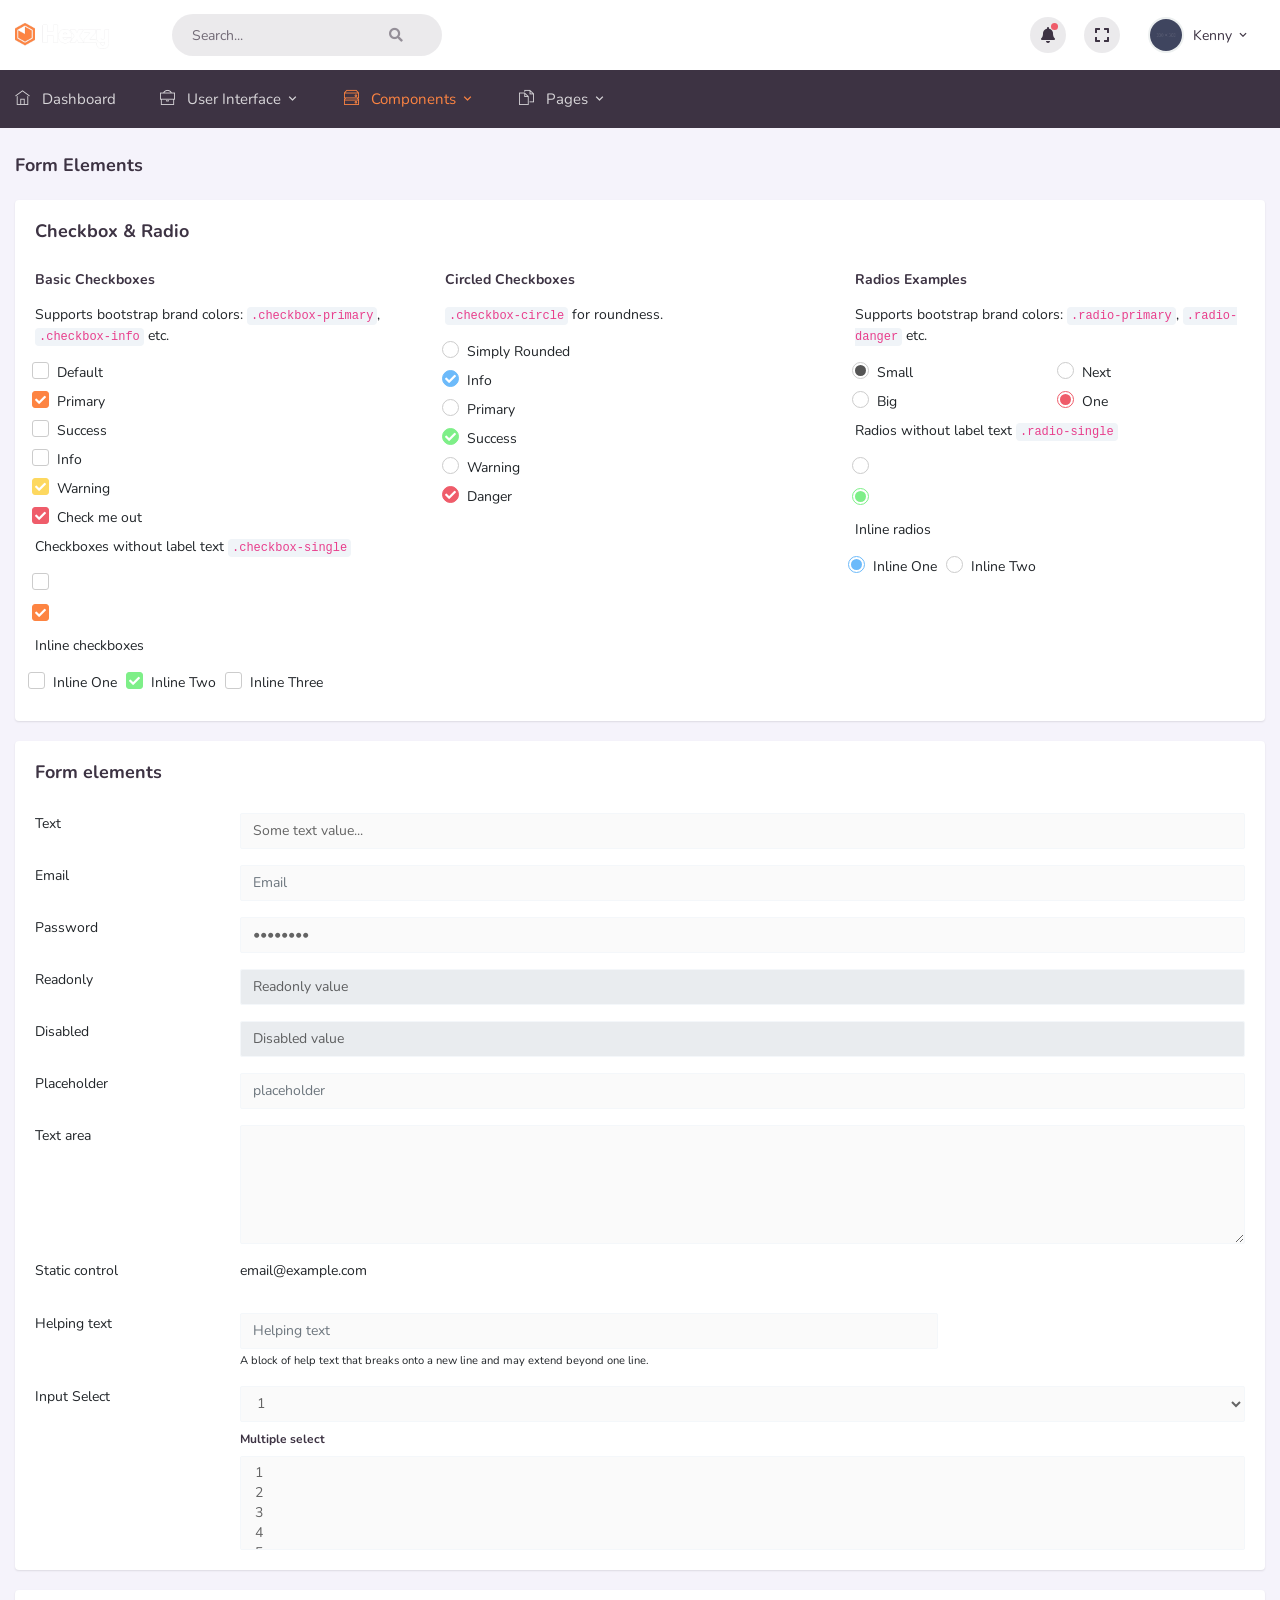
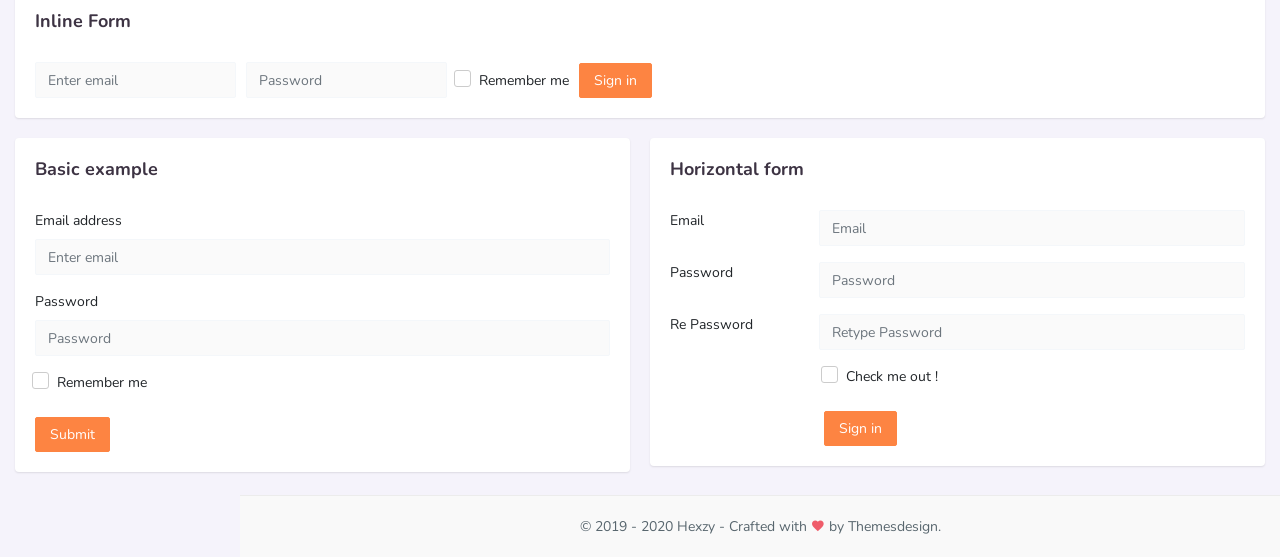
<file: admin/form-elements.html>
<!doctype html>
<html lang="en">

<head>
    <meta charset="utf-8" />
    <title>Hexzy - Responsive Admin Dashboard Template</title>
    <meta name="viewport" content="width=device-width, initial-scale=1.0" />
    <meta content="Admin Dashboard" name="description" />
    <meta content="ThemeDesign" name="author" />
    <meta http-equiv="X-UA-Compatible" content="IE=edge" />

    <link rel="shortcut icon" href="/images/favicon.ico">

    <link href="assets/css/bootstrap.min.css" rel="stylesheet" type="text/css">
    <link href="assets/css/icons.css" rel="stylesheet" type="text/css">
    <link href="assets/css/style.css" rel="stylesheet" type="text/css">

</head>

<body>

    <div class="header-bg">
        <!-- Navigation Bar-->
        <header id="topnav">
            <div class="topbar-main">
                <div class="container-fluid">

                    <!-- Logo-->
                    <div>
                        <a href="index.html" class="logo">
                           <img src="assets/images/logo-light.png" class="logo-lg" alt="" height="26">
                            <img src="assets/images/logo-sm.png" class="logo-sm" alt="" height="28">
                        </a>
                    </div>
                    <!-- End Logo-->

                    <div class="menu-extras topbar-custom navbar p-0">
                        <ul class="list-inline d-none d-lg-block mb-0">
                            <li class="hide-phone app-search float-left">
                                    <form role="search" class="navbar-form">
                                        <input type="text" placeholder="Search..." class="form-control search-bar">
                                        <a href=""><i class="fa fa-search"></i></a>
                                    </form>
                                </li>
                        </ul>

                        <ul class="mb-0 nav navbar-right ml-auto list-inline">
                            <li class="list-inline-item dropdown notification-list">
                                <a href="#" data-target="#" class="dropdown-toggle waves-effect waves-light notification-icon-box" data-toggle="dropdown" aria-expanded="true">
                                    <i class="fa fa-bell"></i> <span class="badge badge-xs badge-danger"></span>
                                </a>
                                <ul class="dropdown-menu dropdown-menu-lg">
                                    <li class="text-center notifi-title">Notification <span class="badge badge-xs badge-success">3</span></li>
                                    <li class="list-group">
                                        <a href="javascript:void(0);" class="dropdown-item notify-item mt-2">
                                            <div class="notify-icon bg-success"><i class="mdi mdi-cart-outline"></i></div>
                                            <p class="notify-details">Your order is placed<span class="text-muted">Dummy text of the printing and typesetting industry.</span></p>
                                        </a>
                                        <!-- item-->

                                        <!-- item-->
                                        <a href="javascript:void(0);" class="dropdown-item notify-item">
                                            <div class="notify-icon bg-info"><i class="mdi mdi-glass-cocktail"></i></div>
                                            <p class="notify-details">Your item is shipped<span class="text-muted">It is a long established fact that a reader will</span></p>
                                        </a>

                                        <!-- item-->
                                        <a href="javascript:void(0);" class="dropdown-item notify-item mb-2">
                                            <div class="notify-icon bg-danger"><i class="mdi mdi-message-text-outline"></i></div>
                                            <p class="notify-details">New Message received<span class="text-muted">You have 87 unread messages</span></p>
                                        </a>

                                        <!-- last list item -->
                                        <a href="javascript:void(0);" class="list-group-item text-center">
                                            <small class="text-primary mb-0">View all </small>
                                        </a>
                                    </li>
                                </ul>
                            </li>

                            <li class="list-inline-item notification-list d-none d-sm-inline-block">
                                <a href="#" id="btn-fullscreen" class="waves-effect waves-light notification-icon-box"><i class="fas fa-expand"></i></a>
                            </li>
                            <li class="dropdown">
                                <a href="" class="dropdown-toggle profile waves-effect waves-light" data-toggle="dropdown" aria-expanded="true">
                                    <img src="assets/images/users/avatar-1.jpg" alt="user-img" class="rounded-circle">
                                    <span class="profile-username">
                                                                Kenny <span class="mdi mdi-chevron-down font-15"></span>
                                    </span>
                                </a>
                                <ul class="dropdown-menu">
                                    <li><a href="javascript:void(0)" class="dropdown-item"> Profile</a></li>
                                    <li><a href="javascript:void(0)" class="dropdown-item"><span class="badge badge-success float-right">5</span> Settings </a></li>
                                    <li><a href="javascript:void(0)" class="dropdown-item"> Lock screen</a></li>
                                    <li class="dropdown-divider"></li>
                                    <li><a href="javascript:void(0)" class="dropdown-item"> Logout</a></li>
                                </ul>
                            </li>

                            <li class="menu-item dropdown notification-list list-inline-item">
                                <!-- Mobile menu toggle-->
                                <a class="navbar-toggle nav-link">
                                    <div class="lines">
                                        <span></span>
                                        <span></span>
                                        <span></span>
                                    </div>
                                </a>
                                <!-- End mobile menu toggle-->
                            </li>

                        </ul>

                    </div>
                    <!-- end menu-extras -->

                    <div class="clearfix"></div>

                </div>
                <!-- end container -->
            </div>
            <!-- end topbar-main -->

            <!-- MENU Start -->
            <div class="navbar-custom">
                <div class="container-fluid">

                    <div id="navigation">

                        <!-- Navigation Menu-->
                        <ul class="navigation-menu">

                            <li class="has-submenu">
                                <a href="index.html"><i class="ti-home"></i> Dashboard</a>
                            </li>

                            <li class="has-submenu">
                                <a href="#"><i class="ti-briefcase"></i> User Interface <i class="mdi mdi-chevron-down mdi-drop"></i></a>
                                <ul class="submenu megamenu">
                                    <li>
                                        <ul>
                                            <li><a href="ui-buttons.html">Buttons</a></li>
                                            <li><a href="ui-cards.html">Cards</a></li>
                                            <li><a href="ui-tabs-accordions.html">Tabs &amp; Accordions</a></li>
                                            <li><a href="ui-modals.html">Modals</a></li>
                                            <li><a href="ui-components.html">Components</a></li>
                                        </ul>
                                    </li>
                                    <li>
                                        <ul>
                                            <li><a href="ui-progressbars.html">Progress Bars</a></li>
                                            <li><a href="ui-alerts.html">Alerts</a></li>
                                            <li><a href="ui-sweet-alert.html">Sweet-Alert</a></li>
                                            <li><a href="ui-grid.html">Grid</a></li>
                                            <li><a href="typography.html">Typography</a></li>
                                        </ul>
                                    </li>
                                </ul>
                            </li>

                            <li class="has-submenu">
                                <a href="#"><i class="ti-harddrives"></i> Components <i class="mdi mdi-chevron-down mdi-drop"></i></a>
                                <ul class="submenu">
                                    <li class="has-submenu">
                                        <a href="#">Icons</a>
                                        <ul class="submenu">
                                            <li><a href="icons-material.html">Material Design</a></li>
                                            <li><a href="icons-ion.html">Ion Icons</a></li>
                                            <li><a href="icons-fontawesome.html">Font Awesome</a></li>
                                            <li><a href="icons-themify.html">Themify Icons</a></li>
                                        </ul>
                                    </li>
                                    <li class="has-submenu">
                                        <a href="#">Forms</a>
                                        <ul class="submenu">
                                            <li><a href="form-elements.html">General Elements</a></li>
                                            <li><a href="form-validation.html">Form Validation</a></li>
                                            <li><a href="form-advanced.html">Advanced Form</a></li>
                                            <li><a href="form-wysiwyg.html">WYSIWYG Editor</a></li>
                                            <li><a href="form-uploads.html">Multiple File Upload</a></li>
                                        </ul>
                                    </li>

                                    <li>
                                        <a href="calendar.html">Calendar </a>
                                    </li>
                                    <li class="has-submenu">
                                        <a href="#">Tables </a>
                                        <ul class="submenu">
                                            <li><a href="tables-basic.html">Basic Tables</a></li>
                                            <li><a href="tables-datatable.html">Data Table</a></li>
                                        </ul>
                                    </li>
                                    <li class="has-submenu">
                                        <a href="#">Charts </a>
                                        <ul class="submenu">
                                            <li><a href="charts-morris.html">Morris Chart</a></li>
                                            <li><a href="charts-chartjs.html">Chartjs</a></li>
                                            <li><a href="charts-flot.html">Flot Chart</a></li>
                                            <li><a href="charts-other.html">Other Chart</a></li>
                                        </ul>
                                    </li>

                                    <li class="has-submenu">
                                        <a href="#">Maps</a>
                                        <ul class="submenu">
                                            <li><a href="maps-google.html"> Google Map</a></li>
                                            <li><a href="maps-vector.html"> Vector Map</a></li>
                                        </ul>
                                    </li>

                                </ul>
                            </li>

                            

                            <li class="has-submenu">
                                <a href="#"><i class="ti-files"></i> Pages <i class="mdi mdi-chevron-down mdi-drop"></i></a>
                                <ul class="submenu megamenu">

                                    <li>
                                        <ul>
                                            <li><a href="pages-timeline.html">Timeline</a></li>
                                            <li><a href="pages-invoice.html">Invoice</a></li>
                                            <li><a href="pages-directory.html">Directory</a></li>
                                            <li><a href="pages-login.html">Login</a></li>
                                            <li><a href="pages-register.html">Register</a></li>
                                        </ul>
                                    </li>
                                    <li>
                                        <ul>
                                            <li><a href="pages-recoverpw.html">Recover Password</a></li>
                                            <li><a href="pages-lock-screen.html">Lock Screen</a></li>
                                            <li><a href="pages-blank.html">Blank Page</a></li>
                                            <li><a href="pages-404.html">Error 404</a></li>
                                            <li><a href="pages-500.html">Error 500</a></li>
                                        </ul>
                                    </li>
                                </ul>
                            </li>

                        </ul>
                        <!-- End navigation menu -->
                    </div>
                    <!-- end #navigation -->
                </div>
                <!-- end container -->
            </div>
            <!-- end navbar-custom -->
        </header>
        <!-- End Navigation Bar-->

    </div>
    <!-- header-bg -->

    <div class="wrapper">
        <div class="container-fluid">
            <!-- Page-Title -->
            <div class="row">
                <div class="col-sm-12">
                    <div class="page-title-box">
                        <div class="row align-items-center">
                            <div class="col-md-8">
                                <h4 class="page-title m-0">Form Elements</h4>
                            </div>
                        </div>
                    </div>
                </div>
            </div>

            <div class="row">
                    <div class="col-sm-12">
                        <div class="card">
                            <div class="card-body">
                                <h4 class="m-t-0 m-b-30">Checkbox & Radio</h4>

                                <div class="row">
                                    <div class="col-lg-4">
                                        <div class="">
                                            <h5 class="m-b-15 m-t-0">Basic Checkboxes</h5>
                                            <p>
                                                Supports bootstrap brand colors: <code>.checkbox-primary</code>, <code>.checkbox-info</code> etc.
                                            </p>
                                            <div class="checkbox">
                                                <input id="checkbox1" type="checkbox">
                                                <label for="checkbox1">
                                                    Default
                                                </label>
                                            </div>
                                            <div class="checkbox checkbox-primary">
                                                <input id="checkbox2" type="checkbox" checked="checked">
                                                <label for="checkbox2">
                                                    Primary
                                                </label>
                                            </div>
                                            <div class="checkbox checkbox-success">
                                                <input id="checkbox3" type="checkbox">
                                                <label for="checkbox3">
                                                    Success
                                                </label>
                                            </div>
                                            <div class="checkbox checkbox-info">
                                                <input id="checkbox4" type="checkbox">
                                                <label for="checkbox4">
                                                    Info
                                                </label>
                                            </div>
                                            <div class="checkbox checkbox-warning">
                                                <input id="checkbox5" type="checkbox" checked="checked">
                                                <label for="checkbox5">
                                                    Warning
                                                </label>
                                            </div>
                                            <div class="checkbox checkbox-danger">
                                                <input id="checkbox6" type="checkbox" checked="checked">
                                                <label for="checkbox6">
                                                    Check me out
                                                </label>
                                            </div>
                                            <p>Checkboxes without label text <code>.checkbox-single</code></p>
                                            <div class="checkbox checkbox-single">
                                                <input type="checkbox" id="singleCheckbox1" value="option1" aria-label="Single checkbox One">
                                                <label></label>
                                            </div>
                                            <div class="checkbox checkbox-primary checkbox-single">
                                                <input type="checkbox" id="singleCheckbox2" value="option2" checked="checked" aria-label="Single checkbox Two">
                                                <label></label>
                                            </div>
                                            <p>Inline checkboxes</p>
                                            <div class="checkbox form-check-inline">
                                                <input type="checkbox" id="inlineCheckbox1" value="option1">
                                                <label for="inlineCheckbox1"> Inline One </label>
                                            </div>
                                            <div class="checkbox checkbox-success form-check-inline">
                                                <input type="checkbox" id="inlineCheckbox2" value="option1" checked="checked">
                                                <label for="inlineCheckbox2"> Inline Two </label>
                                            </div>
                                            <div class="checkbox form-check-inline">
                                                <input type="checkbox" id="inlineCheckbox3" value="option1">
                                                <label for="inlineCheckbox3"> Inline Three </label>
                                            </div>

                                        </div>
                                    </div>

                                    <div class="col-lg-4">
                                        <div class="">
                                            <h5 class="m-b-15 m-t-0">Circled Checkboxes</h5>
                                            <p>
                                                <code>.checkbox-circle</code> for roundness.
                                            </p>
                                            <div class="checkbox checkbox-circle">
                                                <input id="checkbox7" type="checkbox">
                                                <label for="checkbox7">
                                                    Simply Rounded
                                                </label>
                                            </div>
                                            <div class="checkbox checkbox-info checkbox-circle">
                                                <input id="checkbox8" type="checkbox" checked="checked">
                                                <label for="checkbox8">
                                                    Info
                                                </label>
                                            </div>
                                            <div class="checkbox checkbox-primary checkbox-circle">
                                                <input id="checkbox-9" type="checkbox">
                                                <label for="checkbox-9">
                                                    Primary
                                                </label>
                                            </div>
                                            <div class="checkbox checkbox-success checkbox-circle">
                                                <input id="checkbox-10" type="checkbox" checked="checked">
                                                <label for="checkbox-10">
                                                    Success
                                                </label>
                                            </div>
                                            <div class="checkbox checkbox-warning checkbox-circle">
                                                <input id="checkbox-11" type="checkbox">
                                                <label for="checkbox-11">
                                                    Warning
                                                </label>
                                            </div>
                                            <div class="checkbox checkbox-danger checkbox-circle">
                                                <input id="checkbox-12" type="checkbox" checked="checked">
                                                <label for="checkbox-12">
                                                    Danger
                                                </label>
                                            </div>
                                        </div>
                                    </div>

                                    <div class="col-lg-4">
                                        <div class="">
                                            <h5 class="m-b-15 m-t-0">Radios Examples</h5>
                                            <p>
                                                Supports bootstrap brand colors: <code>.radio-primary</code>, <code>.radio-danger</code> etc.
                                            </p>
                                            <div class="row">
                                                <div class="col-sm-6">
                                                    <div class="radio">
                                                        <input type="radio" name="radio1" id="radio1" value="option1" checked="checked">
                                                        <label for="radio1">
                                                            Small
                                                        </label>
                                                    </div>
                                                    <div class="radio">
                                                        <input type="radio" name="radio1" id="radio2" value="option2">
                                                        <label for="radio2">
                                                            Big
                                                        </label>
                                                    </div>
                                                </div>
                                                <div class="col-sm-6">
                                                    <div class="radio radio-danger">
                                                        <input type="radio" name="radio2" id="radio3" value="option1">
                                                        <label for="radio3">
                                                            Next
                                                        </label>
                                                    </div>
                                                    <div class="radio radio-danger">
                                                        <input type="radio" name="radio2" id="radio4" value="option2" checked="checked">
                                                        <label for="radio4">
                                                            One
                                                        </label>
                                                    </div>
                                                </div>
                                            </div>
                                            <p>Radios without label text <code>.radio-single</code></p>
                                            <div class="radio radio-single">
                                                <input type="radio" id="singleRadio1" value="option1" name="radioSingle1" aria-label="Single radio One">
                                                <label></label>
                                            </div>
                                            <div class="radio radio-success radio-single">
                                                <input type="radio" id="singleRadio2" value="option2" name="radioSingle1" checked="checked" aria-label="Single radio Two">
                                                <label></label>
                                            </div>
                                            <p>Inline radios</p>
                                            <div class="radio radio-info form-check-inline">
                                                <input type="radio" id="inlineRadio1" value="option1" name="radioInline" checked="checked">
                                                <label for="inlineRadio1"> Inline One </label>
                                            </div>
                                            <div class="radio form-check-inline">
                                                <input type="radio" id="inlineRadio2" value="option2" name="radioInline">
                                                <label for="inlineRadio2"> Inline Two </label>
                                            </div>
                                        </div>
                                    </div>
                                </div> <!-- end row -->
                            </div>
                        </div>
                    </div>
                </div>
                <!-- end row -->


                <div class="row">
                    <div class="col-sm-12">
                        <div class="card">
                            <div class="card-body">
                                <h4 class="m-t-0 m-b-30">Form elements</h4>

                                <form class="form-horizontal">
                                    <div class="form-group row">
                                        <label class="col-sm-2 control-label" for="example-text-input">Text</label>
                                        <div class="col-sm-10">
                                            <input type="text" class="form-control" value="Some text value..." id="example-text-input">
                                        </div>
                                    </div>
                                    <div class="form-group row">
                                        <label class="col-sm-2 control-label" for="example-email">Email</label>
                                        <div class="col-sm-10">
                                            <input type="email" id="example-email" name="example-email" class="form-control" placeholder="Email">
                                        </div>
                                    </div>
                                    <div class="form-group row">
                                        <label class="col-sm-2 control-label" for="example-password-input">Password</label>
                                        <div class="col-sm-10">
                                            <input type="password" class="form-control" value="password" id="example-password-input">
                                        </div>
                                    </div>
                                    <div class="form-group row">
                                        <label class="col-sm-2 control-label">Readonly</label>
                                        <div class="col-sm-10">
                                            <input type="text" class="form-control" readonly="readonly" value="Readonly value">
                                        </div>
                                    </div>
                                    <div class="form-group row">
                                        <label class="col-sm-2 control-label">Disabled</label>
                                        <div class="col-sm-10">
                                            <input type="text" class="form-control" disabled="disabled" value="Disabled value">
                                        </div>
                                    </div>
                                    <div class="form-group row">
                                        <label class="col-sm-2 control-label">Placeholder</label>
                                        <div class="col-sm-10">
                                            <input type="text" class="form-control" placeholder="placeholder">
                                        </div>
                                    </div>
                                    <div class="form-group row">
                                        <label class="col-sm-2 control-label" for="example-textarea-input">Text area</label>
                                        <div class="col-sm-10">
                                            <textarea class="form-control" rows="5" id="example-textarea-input"></textarea>
                                        </div>
                                    </div>

                                    <div class="form-group row">
                                        <label class="col-sm-2 control-label">Static control</label>
                                        <div class="col-sm-10">
                                            <p class="form-control-static">email@example.com</p>
                                        </div>
                                    </div>
                                    <div class="form-group row">
                                        <label class="col-sm-2 control-label" for="example-help-input">Helping text</label>
                                        <div class="col-sm-7">
                                            <input type="text" class="form-control" placeholder="Helping text" id="example-help-input">
                                            <span class="help-block"><small>A block of help text that breaks onto a new line and may extend beyond one line.</small></span>
                                        </div>
                                    </div>

                                    <div class="form-group row mb-0">
                                        <label class="col-sm-2 control-label">Input Select</label>
                                        <div class="col-sm-10">
                                            <select class="form-control">
                                                <option>1</option>
                                                <option>2</option>
                                                <option>3</option>
                                                <option>4</option>
                                                <option>5</option>
                                            </select>
                                            <h6>Multiple select</h6>
                                            <select multiple class="form-control">
                                                <option>1</option>
                                                <option>2</option>
                                                <option>3</option>
                                                <option>4</option>
                                                <option>5</option>
                                            </select>
                                        </div>
                                    </div>

                                </form>
                            </div> <!-- card-body -->
                        </div> <!-- card -->
                    </div> <!-- col -->
                </div> <!-- End row -->


                <!-- Inline Form -->
                <div class="row">
                    <div class="col-lg-12">
                        <div class="card">
                            <div class="card-body">
                                <h4 class="m-t-0 m-b-30">Inline Form</h4>

                                <form class="form-inline">
                                    <div class="form-group">
                                        <label class="sr-only" for="exampleInputEmail2">Email address</label>
                                        <input type="email" class="form-control" id="exampleInputEmail2" placeholder="Enter email">
                                    </div>

                                    <div class="form-group m-l-10">
                                        <label class="sr-only" for="exampleInputPassword2">Password</label>
                                        <input type="password" class="form-control" id="exampleInputPassword2" placeholder="Password">
                                    </div>
                                    <div class="form-group m-l-10">
                                        <div class="checkbox checkbox-primary">
                                            <input id="checkbox333" type="checkbox">
                                            <label for="checkbox333">
                                                Remember me
                                            </label>
                                        </div>
                                    </div>
                                    <button type="submit" class="btn btn-primary waves-effect waves-light m-l-10">Sign in</button>
                                </form>
                            </div> <!-- card-body -->
                        </div> <!-- card -->
                    </div> <!-- col -->

                </div> <!-- End row -->


                <div class="row">
                    <!-- Basic example -->
                    <div class="col-lg-6">
                        <div class="card">
                            <div class="card-body">
                                <h4 class="m-t-0 m-b-30">Basic example</h4>

                                <form>
                                    <div class="form-group">
                                        <label for="exampleInputEmail1">Email address</label>
                                        <input type="email" class="form-control" id="exampleInputEmail1" placeholder="Enter email">
                                    </div>
                                    <div class="form-group">
                                        <label for="exampleInputPassword1">Password</label>
                                        <input type="password" class="form-control" id="exampleInputPassword1" placeholder="Password">
                                    </div>
                                    <div class="form-group">
                                        <div class="checkbox checkbox-primary">
                                            <input id="checkbox111" type="checkbox">
                                            <label for="checkbox111">
                                                Remember me
                                            </label>
                                        </div>
                                    </div>
                                    <button type="submit" class="btn btn-primary waves-effect waves-light">Submit</button>
                                </form>
                            </div><!-- card-body -->
                        </div> <!-- card -->
                    </div> <!-- col-->

                    <!-- Horizontal form -->
                    <div class="col-lg-6">
                        <div class="card">
                            <div class="card-body">
                                <h4 class="m-t-0 m-b-30">Horizontal form</h4>
                                <form class="form-horizontal">
                                    <div class="form-group row">
                                        <label for="inputEmail3" class="col-sm-3 control-label">Email</label>
                                        <div class="col-sm-9">
                                            <input type="email" class="form-control" id="inputEmail3" placeholder="Email">
                                        </div>
                                    </div>
                                    <div class="form-group row">
                                        <label for="inputPassword3" class="col-sm-3 control-label">Password</label>
                                        <div class="col-sm-9">
                                            <input type="password" class="form-control" id="inputPassword3" placeholder="Password">
                                        </div>
                                    </div>
                                    <div class="form-group row">
                                        <label for="inputPassword4" class="col-sm-3 control-label">Re Password</label>
                                        <div class="col-sm-9">
                                            <input type="password" class="form-control" id="inputPassword4" placeholder="Retype Password">
                                        </div>
                                    </div>
                                    <div class="form-group">
                                        <div class="offset-sm-3 col-sm-9">
                                            <div class="checkbox checkbox-primary">
                                                <input id="checkbox222" type="checkbox">
                                                <label for="checkbox222">
                                                    Check me out !
                                                </label>
                                            </div>
                                        </div>
                                    </div>
                                    <div class="form-group m-b-0">
                                        <div class="offset-sm-3 col-sm-9">
                                            <button type="submit" class="btn btn-primary waves-effect waves-light">Sign in</button>
                                        </div>
                                    </div>
                                </form>
                            </div> <!-- card-body -->
                        </div> <!-- card -->
                    </div> <!-- col -->

                </div> 
                </div><!-- End row -->    

        </div>
        <!-- end wrapper -->

        <!-- Footer -->
        <footer class="footer">
            <div class="container-fluid">
                <div class="row">
                    <div class="col-12">
                        © 2019 - 2020 Hexzy <span class="d-none d-md-inline-block"> - Crafted with <i class="mdi mdi-heart text-danger"></i> by Themesdesign.</span>
                    </div>
                </div>
            </div>
        </footer>
        <!-- End Footer -->

        <!-- jQuery  -->
        <script src="assets/js/jquery.min.js"></script>
        <script src="assets/js/bootstrap.bundle.min.js"></script>
        <script src="assets/js/modernizr.min.js"></script>
        <script src="assets/js/detect.js"></script>
        <script src="assets/js/fastclick.js"></script>
        <script src="assets/js/jquery.slimscroll.js"></script>
        <script src="assets/js/jquery.blockUI.js"></script>
        <script src="assets/js/waves.js"></script>
        <script src="assets/js/wow.min.js"></script>
        <script src="assets/js/jquery.nicescroll.js"></script>
        <script src="assets/js/jquery.scrollTo.min.js"></script>
       
        <script src="assets/js/app.js"></script>

</body>

</html>
</file>
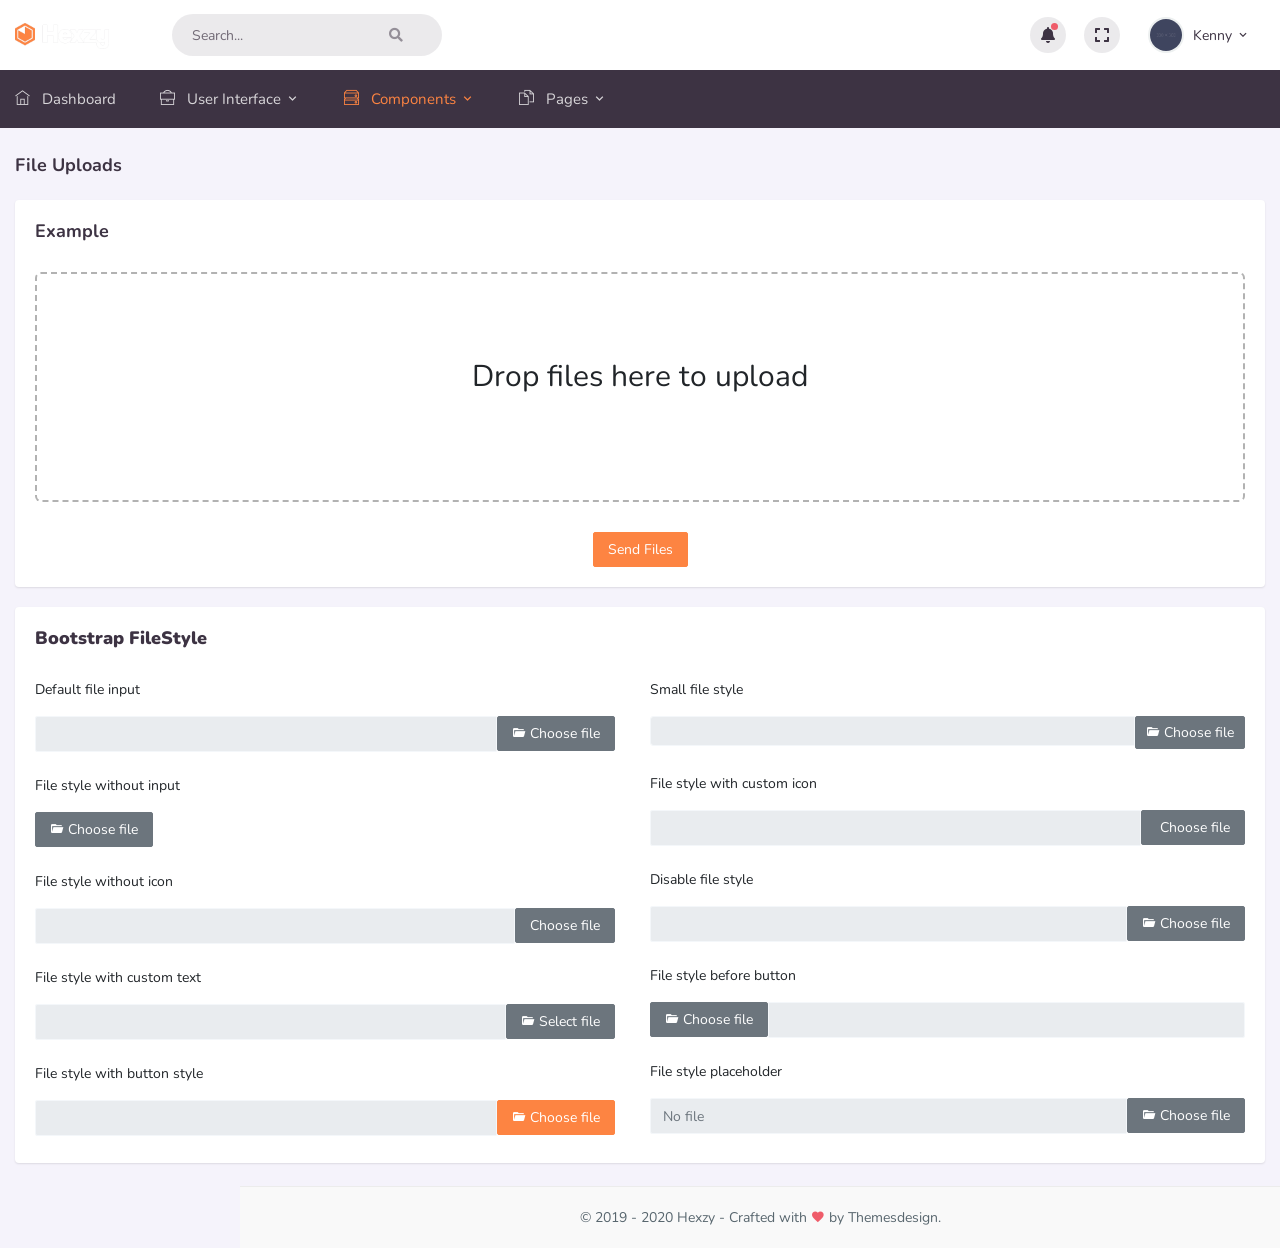
<file: admin/form-uploads.html>
<!doctype html>
<html lang="en">

<head>
    <meta charset="utf-8" />
    <title>Hexzy - Responsive Admin Dashboard Template</title>
    <meta name="viewport" content="width=device-width, initial-scale=1.0" />
    <meta content="Admin Dashboard" name="description" />
    <meta content="ThemeDesign" name="author" />
    <meta http-equiv="X-UA-Compatible" content="IE=edge" />

    <link rel="shortcut icon" href="/images/favicon.ico">

    <!-- Dropzone css -->
    <link href="assets/plugins/dropzone/dist/dropzone.css" rel="stylesheet" type="text/css">

    <link href="assets/css/bootstrap.min.css" rel="stylesheet" type="text/css">
    <link href="assets/css/icons.css" rel="stylesheet" type="text/css">
    <link href="assets/css/style.css" rel="stylesheet" type="text/css">

</head>

<body>

    <div class="header-bg">
        <!-- Navigation Bar-->
        <header id="topnav">
            <div class="topbar-main">
                <div class="container-fluid">

                    <!-- Logo-->
                    <div>
                        <a href="index.html" class="logo">
                           <img src="assets/images/logo-light.png" class="logo-lg" alt="" height="26">
                            <img src="assets/images/logo-sm.png" class="logo-sm" alt="" height="28">
                        </a>
                    </div>
                    <!-- End Logo-->

                    <div class="menu-extras topbar-custom navbar p-0">
                        <ul class="list-inline d-none d-lg-block mb-0">
                            <li class="hide-phone app-search float-left">
                                    <form role="search" class="navbar-form">
                                        <input type="text" placeholder="Search..." class="form-control search-bar">
                                        <a href=""><i class="fa fa-search"></i></a>
                                    </form>
                                </li>
                        </ul>

                        <ul class="mb-0 nav navbar-right ml-auto list-inline">
                            <li class="list-inline-item dropdown notification-list">
                                <a href="#" data-target="#" class="dropdown-toggle waves-effect waves-light notification-icon-box" data-toggle="dropdown" aria-expanded="true">
                                    <i class="fa fa-bell"></i> <span class="badge badge-xs badge-danger"></span>
                                </a>
                                <ul class="dropdown-menu dropdown-menu-lg">
                                    <li class="text-center notifi-title">Notification <span class="badge badge-xs badge-success">3</span></li>
                                    <li class="list-group">
                                        <a href="javascript:void(0);" class="dropdown-item notify-item mt-2">
                                            <div class="notify-icon bg-success"><i class="mdi mdi-cart-outline"></i></div>
                                            <p class="notify-details">Your order is placed<span class="text-muted">Dummy text of the printing and typesetting industry.</span></p>
                                        </a>
                                        <!-- item-->

                                        <!-- item-->
                                        <a href="javascript:void(0);" class="dropdown-item notify-item">
                                            <div class="notify-icon bg-info"><i class="mdi mdi-glass-cocktail"></i></div>
                                            <p class="notify-details">Your item is shipped<span class="text-muted">It is a long established fact that a reader will</span></p>
                                        </a>

                                        <!-- item-->
                                        <a href="javascript:void(0);" class="dropdown-item notify-item mb-2">
                                            <div class="notify-icon bg-danger"><i class="mdi mdi-message-text-outline"></i></div>
                                            <p class="notify-details">New Message received<span class="text-muted">You have 87 unread messages</span></p>
                                        </a>

                                        <!-- last list item -->
                                        <a href="javascript:void(0);" class="list-group-item text-center">
                                            <small class="text-primary mb-0">View all </small>
                                        </a>
                                    </li>
                                </ul>
                            </li>

                            <li class="list-inline-item notification-list d-none d-sm-inline-block">
                                <a href="#" id="btn-fullscreen" class="waves-effect waves-light notification-icon-box"><i class="fas fa-expand"></i></a>
                            </li>
                            <li class="dropdown">
                                <a href="" class="dropdown-toggle profile waves-effect waves-light" data-toggle="dropdown" aria-expanded="true">
                                    <img src="assets/images/users/avatar-1.jpg" alt="user-img" class="rounded-circle">
                                    <span class="profile-username">
                                                                Kenny <span class="mdi mdi-chevron-down font-15"></span>
                                    </span>
                                </a>
                                <ul class="dropdown-menu">
                                    <li><a href="javascript:void(0)" class="dropdown-item"> Profile</a></li>
                                    <li><a href="javascript:void(0)" class="dropdown-item"><span class="badge badge-success float-right">5</span> Settings </a></li>
                                    <li><a href="javascript:void(0)" class="dropdown-item"> Lock screen</a></li>
                                    <li class="dropdown-divider"></li>
                                    <li><a href="javascript:void(0)" class="dropdown-item"> Logout</a></li>
                                </ul>
                            </li>

                            <li class="menu-item dropdown notification-list list-inline-item">
                                <!-- Mobile menu toggle-->
                                <a class="navbar-toggle nav-link">
                                    <div class="lines">
                                        <span></span>
                                        <span></span>
                                        <span></span>
                                    </div>
                                </a>
                                <!-- End mobile menu toggle-->
                            </li>

                        </ul>

                    </div>
                    <!-- end menu-extras -->

                    <div class="clearfix"></div>

                </div>
                <!-- end container -->
            </div>
            <!-- end topbar-main -->

            <!-- MENU Start -->
            <div class="navbar-custom">
                <div class="container-fluid">

                    <div id="navigation">

                        <!-- Navigation Menu-->
                        <ul class="navigation-menu">

                            <li class="has-submenu">
                                <a href="index.html"><i class="ti-home"></i> Dashboard</a>
                            </li>

                            <li class="has-submenu">
                                <a href="#"><i class="ti-briefcase"></i> User Interface <i class="mdi mdi-chevron-down mdi-drop"></i></a>
                                <ul class="submenu megamenu">
                                    <li>
                                        <ul>
                                            <li><a href="ui-buttons.html">Buttons</a></li>
                                            <li><a href="ui-cards.html">Cards</a></li>
                                            <li><a href="ui-tabs-accordions.html">Tabs &amp; Accordions</a></li>
                                            <li><a href="ui-modals.html">Modals</a></li>
                                            <li><a href="ui-components.html">Components</a></li>
                                        </ul>
                                    </li>
                                    <li>
                                        <ul>
                                            <li><a href="ui-progressbars.html">Progress Bars</a></li>
                                            <li><a href="ui-alerts.html">Alerts</a></li>
                                            <li><a href="ui-sweet-alert.html">Sweet-Alert</a></li>
                                            <li><a href="ui-grid.html">Grid</a></li>
                                            <li><a href="typography.html">Typography</a></li>
                                        </ul>
                                    </li>
                                </ul>
                            </li>

                            <li class="has-submenu">
                                <a href="#"><i class="ti-harddrives"></i> Components <i class="mdi mdi-chevron-down mdi-drop"></i></a>
                                <ul class="submenu">
                                    <li class="has-submenu">
                                        <a href="#">Icons</a>
                                        <ul class="submenu">
                                            <li><a href="icons-material.html">Material Design</a></li>
                                            <li><a href="icons-ion.html">Ion Icons</a></li>
                                            <li><a href="icons-fontawesome.html">Font Awesome</a></li>
                                            <li><a href="icons-themify.html">Themify Icons</a></li>
                                        </ul>
                                    </li>
                                    <li class="has-submenu">
                                        <a href="#">Forms</a>
                                        <ul class="submenu">
                                            <li><a href="form-elements.html">General Elements</a></li>
                                            <li><a href="form-validation.html">Form Validation</a></li>
                                            <li><a href="form-advanced.html">Advanced Form</a></li>
                                            <li><a href="form-wysiwyg.html">WYSIWYG Editor</a></li>
                                            <li><a href="form-uploads.html">Multiple File Upload</a></li>
                                        </ul>
                                    </li>

                                    <li>
                                        <a href="calendar.html">Calendar </a>
                                    </li>
                                    <li class="has-submenu">
                                        <a href="#">Tables </a>
                                        <ul class="submenu">
                                            <li><a href="tables-basic.html">Basic Tables</a></li>
                                            <li><a href="tables-datatable.html">Data Table</a></li>
                                        </ul>
                                    </li>
                                    <li class="has-submenu">
                                        <a href="#">Charts </a>
                                        <ul class="submenu">
                                            <li><a href="charts-morris.html">Morris Chart</a></li>
                                            <li><a href="charts-chartjs.html">Chartjs</a></li>
                                            <li><a href="charts-flot.html">Flot Chart</a></li>
                                            <li><a href="charts-other.html">Other Chart</a></li>
                                        </ul>
                                    </li>

                                    <li class="has-submenu">
                                        <a href="#">Maps</a>
                                        <ul class="submenu">
                                            <li><a href="maps-google.html"> Google Map</a></li>
                                            <li><a href="maps-vector.html"> Vector Map</a></li>
                                        </ul>
                                    </li>

                                </ul>
                            </li>

                            

                            <li class="has-submenu">
                                <a href="#"><i class="ti-files"></i> Pages <i class="mdi mdi-chevron-down mdi-drop"></i></a>
                                <ul class="submenu megamenu">

                                    <li>
                                        <ul>
                                            <li><a href="pages-timeline.html">Timeline</a></li>
                                            <li><a href="pages-invoice.html">Invoice</a></li>
                                            <li><a href="pages-directory.html">Directory</a></li>
                                            <li><a href="pages-login.html">Login</a></li>
                                            <li><a href="pages-register.html">Register</a></li>
                                        </ul>
                                    </li>
                                    <li>
                                        <ul>
                                            <li><a href="pages-recoverpw.html">Recover Password</a></li>
                                            <li><a href="pages-lock-screen.html">Lock Screen</a></li>
                                            <li><a href="pages-blank.html">Blank Page</a></li>
                                            <li><a href="pages-404.html">Error 404</a></li>
                                            <li><a href="pages-500.html">Error 500</a></li>
                                        </ul>
                                    </li>
                                </ul>
                            </li>

                        </ul>
                        <!-- End navigation menu -->
                    </div>
                    <!-- end #navigation -->
                </div>
                <!-- end container -->
            </div>
            <!-- end navbar-custom -->
        </header>
        <!-- End Navigation Bar-->

    </div>
    <!-- header-bg -->

    <div class="wrapper">
        <div class="container-fluid">
            <!-- Page-Title -->
            <div class="row">
                <div class="col-sm-12">
                    <div class="page-title-box">
                        <div class="row align-items-center">
                            <div class="col-md-8">
                                <h4 class="page-title m-0">File Uploads</h4>
                            </div>
                        </div>
                    </div>
                </div>
            </div>

            <div class="row">
                    <div class="col-sm-12">
                        <div class="card">
                            <div class="card-body">
                                <h4 class="m-t-0 m-b-30">Example</h4>

                                <div class="row">
                                    <div class="col-lg-12">
                                        <div class="m-b-30">
                                            <form action="#" class="dropzone">
                                                <div class="fallback">
                                                    <input name="file" type="file" multiple="multiple">
                                                </div>
                                            </form>
                                        </div>

                                        <div class="text-center m-t-15">
                                            <button type="button" class="btn btn-primary waves-effect waves-light">Send Files</button>
                                        </div>
                                    </div>
                                </div>
                                <!-- end row -->

                            </div>
                        </div>
                    </div>
                </div>
                <!-- end row -->


                <div class="row">
                    <div class="col-sm-12">
                        <div class="card">
                            <div class="card-body">
                                <h4 class="m-t-0 m-b-30"><b>Bootstrap FileStyle</b></h4>

                                <div class="row">
                                    <div class="col-lg-6">
                                        <div class="m-r-15">
                                            <form>
                                                <div class="form-group">
                                                    <p>Default file input</p>
                                                    <input type="file" class="filestyle" data-buttonname="btn-secondary">
                                                </div>
                                                <div class="form-group">
                                                    <p>File style without input</p>
                                                    <input type="file" class="filestyle" data-input="false">
                                                </div>
                                                <div class="form-group">
                                                    <p>File style without icon</p>
                                                    <input type="file" class="filestyle" data-icon="false" data-buttonname="btn-secondary">
                                                </div>
                                                <div class="form-group">
                                                    <p>File style with custom text</p>
                                                    <input type="file" class="filestyle" data-buttontext="Select file" data-buttonname="btn-secondary">
                                                </div>
                                                <div class="form-group m-b-0">
                                                    <p>File style with button style</p>
                                                    <input type="file" class="filestyle" data-buttonname="btn-primary">
                                                </div>

                                            </form>
                                        </div>
                                    </div>

                                    <div class="col-lg-6">
                                        <div class="demo-box">
                                            <form>
                                                <div class="form-group">
                                                    <p>Small file style</p>
                                                    <input type="file" class="filestyle" data-size="sm">
                                                </div>
                                                <div class="form-group">
                                                    <p>File style with custom icon</p>
                                                    <input type="file" class="filestyle" data-iconname="fa fa-cloud-upload">
                                                </div>
                                                <div class="form-group">
                                                    <p>Disable file style</p>
                                                    <input type="file" class="filestyle" data-disabled="true">
                                                </div>
                                                <div class="form-group">
                                                    <p>File style before button</p>
                                                    <input type="file" class="filestyle" data-buttonbefore="true">
                                                </div>

                                                <div class="form-group m-b-0">
                                                    <p>File style placeholder</p>
                                                    <input type="file" class="filestyle" data-placeholder="No file">
                                                </div>
                                            </form>
                                        </div>
                                    </div>

                                </div> <!-- end row -->
                            </div> <!-- end card body -->
                        </div> <!-- end card -->
                    </div> <!-- end col -->
                </div>
                </div>
                <!-- end row -->


        </div>
        <!-- end wrapper -->

        <!-- Footer -->
        <footer class="footer">
            <div class="container-fluid">
                <div class="row">
                    <div class="col-12">
                        © 2019 - 2020 Hexzy <span class="d-none d-md-inline-block"> - Crafted with <i class="mdi mdi-heart text-danger"></i> by Themesdesign.</span>
                    </div>
                </div>
            </div>
        </footer>
        <!-- End Footer -->

        <!-- jQuery  -->
        <script src="assets/js/jquery.min.js"></script>
        <script src="assets/js/bootstrap.bundle.min.js"></script>
        <script src="assets/js/modernizr.min.js"></script>
        <script src="assets/js/detect.js"></script>
        <script src="assets/js/fastclick.js"></script>
        <script src="assets/js/jquery.slimscroll.js"></script>
        <script src="assets/js/jquery.blockUI.js"></script>
        <script src="assets/js/waves.js"></script>
        <script src="assets/js/wow.min.js"></script>
        <script src="assets/js/jquery.nicescroll.js"></script>
        <script src="assets/js/jquery.scrollTo.min.js"></script>

        <!-- Dropzone js -->
        <script src="assets/plugins/dropzone/dist/dropzone.js"></script>

        <!-- Bootstrap File Style -->
        <script src="assets/plugins/bootstrap-filestyle/js/bootstrap-filestyle.min.js"></script>
        
       
        <script src="assets/js/app.js"></script>

</body>

</html>
</file>
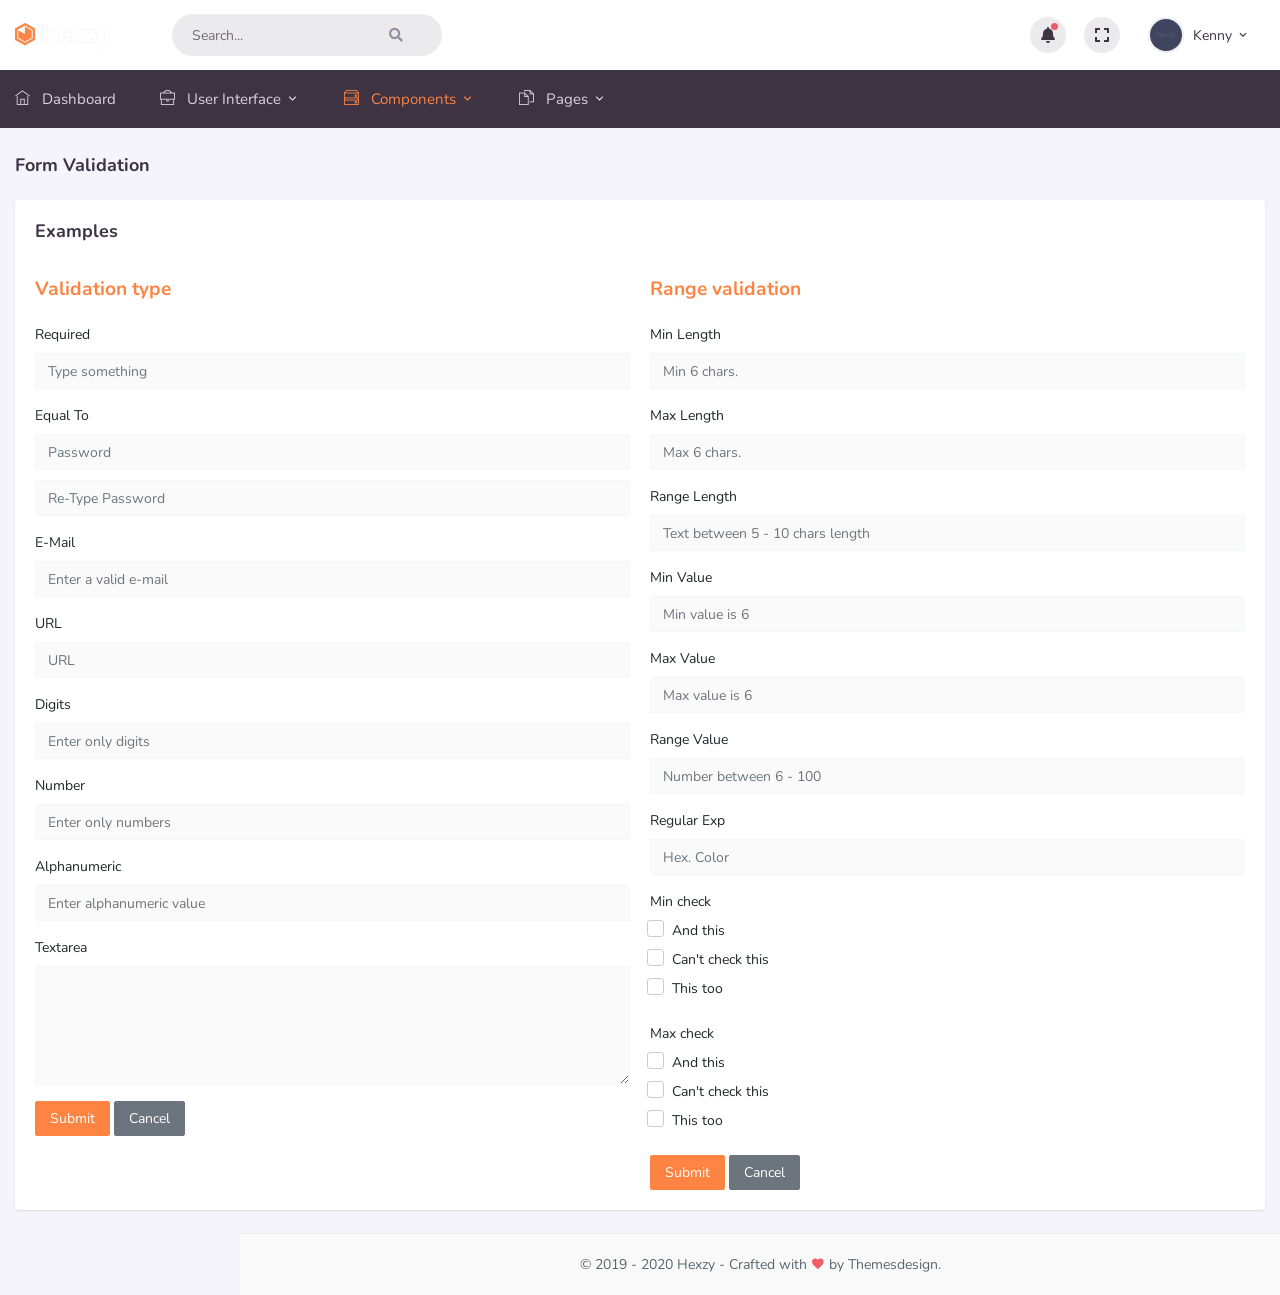
<file: admin/form-validation.html>
<!doctype html>
<html lang="en">

<head>
    <meta charset="utf-8" />
    <title>Hexzy - Responsive Admin Dashboard Template</title>
    <meta name="viewport" content="width=device-width, initial-scale=1.0" />
    <meta content="Admin Dashboard" name="description" />
    <meta content="ThemeDesign" name="author" />
    <meta http-equiv="X-UA-Compatible" content="IE=edge" />

    <link rel="shortcut icon" href="/images/favicon.ico">

    <link href="assets/css/bootstrap.min.css" rel="stylesheet" type="text/css">
    <link href="assets/css/icons.css" rel="stylesheet" type="text/css">
    <link href="assets/css/style.css" rel="stylesheet" type="text/css">

</head>

<body>

    <div class="header-bg">
        <!-- Navigation Bar-->
        <header id="topnav">
            <div class="topbar-main">
                <div class="container-fluid">

                    <!-- Logo-->
                    <div>
                        <a href="index.html" class="logo">
                           <img src="assets/images/logo-light.png" class="logo-lg" alt="" height="26">
                            <img src="assets/images/logo-sm.png" class="logo-sm" alt="" height="28">
                        </a>
                    </div>
                    <!-- End Logo-->

                    <div class="menu-extras topbar-custom navbar p-0">
                        <ul class="list-inline d-none d-lg-block mb-0">
                            <li class="hide-phone app-search float-left">
                                    <form role="search" class="navbar-form">
                                        <input type="text" placeholder="Search..." class="form-control search-bar">
                                        <a href=""><i class="fa fa-search"></i></a>
                                    </form>
                                </li>
                        </ul>

                        <ul class="mb-0 nav navbar-right ml-auto list-inline">
                            <li class="list-inline-item dropdown notification-list">
                                <a href="#" data-target="#" class="dropdown-toggle waves-effect waves-light notification-icon-box" data-toggle="dropdown" aria-expanded="true">
                                    <i class="fa fa-bell"></i> <span class="badge badge-xs badge-danger"></span>
                                </a>
                                <ul class="dropdown-menu dropdown-menu-lg">
                                    <li class="text-center notifi-title">Notification <span class="badge badge-xs badge-success">3</span></li>
                                    <li class="list-group">
                                        <a href="javascript:void(0);" class="dropdown-item notify-item mt-2">
                                            <div class="notify-icon bg-success"><i class="mdi mdi-cart-outline"></i></div>
                                            <p class="notify-details">Your order is placed<span class="text-muted">Dummy text of the printing and typesetting industry.</span></p>
                                        </a>
                                        <!-- item-->

                                        <!-- item-->
                                        <a href="javascript:void(0);" class="dropdown-item notify-item">
                                            <div class="notify-icon bg-info"><i class="mdi mdi-glass-cocktail"></i></div>
                                            <p class="notify-details">Your item is shipped<span class="text-muted">It is a long established fact that a reader will</span></p>
                                        </a>

                                        <!-- item-->
                                        <a href="javascript:void(0);" class="dropdown-item notify-item mb-2">
                                            <div class="notify-icon bg-danger"><i class="mdi mdi-message-text-outline"></i></div>
                                            <p class="notify-details">New Message received<span class="text-muted">You have 87 unread messages</span></p>
                                        </a>

                                        <!-- last list item -->
                                        <a href="javascript:void(0);" class="list-group-item text-center">
                                            <small class="text-primary mb-0">View all </small>
                                        </a>
                                    </li>
                                </ul>
                            </li>

                            <li class="list-inline-item notification-list d-none d-sm-inline-block">
                                <a href="#" id="btn-fullscreen" class="waves-effect waves-light notification-icon-box"><i class="fas fa-expand"></i></a>
                            </li>
                            <li class="dropdown">
                                <a href="" class="dropdown-toggle profile waves-effect waves-light" data-toggle="dropdown" aria-expanded="true">
                                    <img src="assets/images/users/avatar-1.jpg" alt="user-img" class="rounded-circle">
                                    <span class="profile-username">
                                                                Kenny <span class="mdi mdi-chevron-down font-15"></span>
                                    </span>
                                </a>
                                <ul class="dropdown-menu">
                                    <li><a href="javascript:void(0)" class="dropdown-item"> Profile</a></li>
                                    <li><a href="javascript:void(0)" class="dropdown-item"><span class="badge badge-success float-right">5</span> Settings </a></li>
                                    <li><a href="javascript:void(0)" class="dropdown-item"> Lock screen</a></li>
                                    <li class="dropdown-divider"></li>
                                    <li><a href="javascript:void(0)" class="dropdown-item"> Logout</a></li>
                                </ul>
                            </li>

                            <li class="menu-item dropdown notification-list list-inline-item">
                                <!-- Mobile menu toggle-->
                                <a class="navbar-toggle nav-link">
                                    <div class="lines">
                                        <span></span>
                                        <span></span>
                                        <span></span>
                                    </div>
                                </a>
                                <!-- End mobile menu toggle-->
                            </li>

                        </ul>

                    </div>
                    <!-- end menu-extras -->

                    <div class="clearfix"></div>

                </div>
                <!-- end container -->
            </div>
            <!-- end topbar-main -->

            <!-- MENU Start -->
            <div class="navbar-custom">
                <div class="container-fluid">

                    <div id="navigation">

                        <!-- Navigation Menu-->
                        <ul class="navigation-menu">

                            <li class="has-submenu">
                                <a href="index.html"><i class="ti-home"></i> Dashboard</a>
                            </li>

                            <li class="has-submenu">
                                <a href="#"><i class="ti-briefcase"></i> User Interface <i class="mdi mdi-chevron-down mdi-drop"></i></a>
                                <ul class="submenu megamenu">
                                    <li>
                                        <ul>
                                            <li><a href="ui-buttons.html">Buttons</a></li>
                                            <li><a href="ui-cards.html">Cards</a></li>
                                            <li><a href="ui-tabs-accordions.html">Tabs &amp; Accordions</a></li>
                                            <li><a href="ui-modals.html">Modals</a></li>
                                            <li><a href="ui-components.html">Components</a></li>
                                        </ul>
                                    </li>
                                    <li>
                                        <ul>
                                            <li><a href="ui-progressbars.html">Progress Bars</a></li>
                                            <li><a href="ui-alerts.html">Alerts</a></li>
                                            <li><a href="ui-sweet-alert.html">Sweet-Alert</a></li>
                                            <li><a href="ui-grid.html">Grid</a></li>
                                            <li><a href="typography.html">Typography</a></li>
                                        </ul>
                                    </li>
                                </ul>
                            </li>

                            <li class="has-submenu">
                                <a href="#"><i class="ti-harddrives"></i> Components <i class="mdi mdi-chevron-down mdi-drop"></i></a>
                                <ul class="submenu">
                                    <li class="has-submenu">
                                        <a href="#">Icons</a>
                                        <ul class="submenu">
                                            <li><a href="icons-material.html">Material Design</a></li>
                                            <li><a href="icons-ion.html">Ion Icons</a></li>
                                            <li><a href="icons-fontawesome.html">Font Awesome</a></li>
                                            <li><a href="icons-themify.html">Themify Icons</a></li>
                                        </ul>
                                    </li>
                                    <li class="has-submenu">
                                        <a href="#">Forms</a>
                                        <ul class="submenu">
                                            <li><a href="form-elements.html">General Elements</a></li>
                                            <li><a href="form-validation.html">Form Validation</a></li>
                                            <li><a href="form-advanced.html">Advanced Form</a></li>
                                            <li><a href="form-wysiwyg.html">WYSIWYG Editor</a></li>
                                            <li><a href="form-uploads.html">Multiple File Upload</a></li>
                                        </ul>
                                    </li>

                                    <li>
                                        <a href="calendar.html">Calendar </a>
                                    </li>
                                    <li class="has-submenu">
                                        <a href="#">Tables </a>
                                        <ul class="submenu">
                                            <li><a href="tables-basic.html">Basic Tables</a></li>
                                            <li><a href="tables-datatable.html">Data Table</a></li>
                                        </ul>
                                    </li>
                                    <li class="has-submenu">
                                        <a href="#">Charts </a>
                                        <ul class="submenu">
                                            <li><a href="charts-morris.html">Morris Chart</a></li>
                                            <li><a href="charts-chartjs.html">Chartjs</a></li>
                                            <li><a href="charts-flot.html">Flot Chart</a></li>
                                            <li><a href="charts-other.html">Other Chart</a></li>
                                        </ul>
                                    </li>

                                    <li class="has-submenu">
                                        <a href="#">Maps</a>
                                        <ul class="submenu">
                                            <li><a href="maps-google.html"> Google Map</a></li>
                                            <li><a href="maps-vector.html"> Vector Map</a></li>
                                        </ul>
                                    </li>

                                </ul>
                            </li>

                            

                            <li class="has-submenu">
                                <a href="#"><i class="ti-files"></i> Pages <i class="mdi mdi-chevron-down mdi-drop"></i></a>
                                <ul class="submenu megamenu">

                                    <li>
                                        <ul>
                                            <li><a href="pages-timeline.html">Timeline</a></li>
                                            <li><a href="pages-invoice.html">Invoice</a></li>
                                            <li><a href="pages-directory.html">Directory</a></li>
                                            <li><a href="pages-login.html">Login</a></li>
                                            <li><a href="pages-register.html">Register</a></li>
                                        </ul>
                                    </li>
                                    <li>
                                        <ul>
                                            <li><a href="pages-recoverpw.html">Recover Password</a></li>
                                            <li><a href="pages-lock-screen.html">Lock Screen</a></li>
                                            <li><a href="pages-blank.html">Blank Page</a></li>
                                            <li><a href="pages-404.html">Error 404</a></li>
                                            <li><a href="pages-500.html">Error 500</a></li>
                                        </ul>
                                    </li>
                                </ul>
                            </li>

                        </ul>
                        <!-- End navigation menu -->
                    </div>
                    <!-- end #navigation -->
                </div>
                <!-- end container -->
            </div>
            <!-- end navbar-custom -->
        </header>
        <!-- End Navigation Bar-->

    </div>
    <!-- header-bg -->

    <div class="wrapper">
        <div class="container-fluid">
            <!-- Page-Title -->
            <div class="row">
                <div class="col-sm-12">
                    <div class="page-title-box">
                        <div class="row align-items-center">
                            <div class="col-md-8">
                                <h4 class="page-title m-0">Form Validation</h4>
                            </div>
                        </div>
                    </div>
                </div>
            </div>

            <div class="row">
                    <div class="col-sm-12">
                        <div class="card">

                            <div class="card-body">
                                <h4 class="m-t-0 m-b-30">Examples</h4>

                                <div class="row">
                                    <div class="col-sm-6">
                                        <h3 class="header-title m-t-0"><small class="text-primary"><b>Validation type</b></small></h3>

                                        <div class="m-t-20">
                                            <form class="" action="#">
                                                <div class="form-group">
                                                    <label>Required</label>
                                                    <input type="text" class="form-control" required
                                                           placeholder="Type something"/>
                                                </div>

                                                <div class="form-group">
                                                    <label>Equal To</label>
                                                    <div>
                                                        <input type="password" id="pass2" class="form-control" required
                                                               placeholder="Password"/>
                                                    </div>
                                                    <div class="m-t-10">
                                                        <input type="password" class="form-control" required
                                                               data-parsley-equalto="#pass2"
                                                               placeholder="Re-Type Password"/>
                                                    </div>
                                                </div>

                                                <div class="form-group">
                                                    <label>E-Mail</label>
                                                    <div>
                                                        <input type="email" class="form-control" required
                                                               parsley-type="email" placeholder="Enter a valid e-mail"/>
                                                    </div>
                                                </div>
                                                <div class="form-group">
                                                    <label>URL</label>
                                                    <div>
                                                        <input parsley-type="url" type="url" class="form-control"
                                                               required placeholder="URL"/>
                                                    </div>
                                                </div>
                                                <div class="form-group">
                                                    <label>Digits</label>
                                                    <div>
                                                        <input data-parsley-type="digits" type="text"
                                                               class="form-control" required
                                                               placeholder="Enter only digits"/>
                                                    </div>
                                                </div>
                                                <div class="form-group">
                                                    <label>Number</label>
                                                    <div>
                                                        <input data-parsley-type="number" type="text"
                                                               class="form-control" required
                                                               placeholder="Enter only numbers"/>
                                                    </div>
                                                </div>
                                                <div class="form-group">
                                                    <label>Alphanumeric</label>
                                                    <div>
                                                        <input data-parsley-type="alphanum" type="text"
                                                               class="form-control" required
                                                               placeholder="Enter alphanumeric value"/>
                                                    </div>
                                                </div>
                                                <div class="form-group">
                                                    <label>Textarea</label>
                                                    <div>
                                                        <textarea required class="form-control" rows="5"></textarea>
                                                    </div>
                                                </div>
                                                <div class="form-group">
                                                    <div>
                                                        <button type="submit" class="btn btn-primary waves-effect waves-light">
                                                            Submit
                                                        </button>
                                                        <button type="reset" class="btn btn-secondary waves-effect m-l-5">
                                                            Cancel
                                                        </button>
                                                    </div>
                                                </div>
                                            </form>
                                        </div>

                                    </div>

                                    <div class="col-sm-6">
                                        <h3 class="m-t-0"><small class="text-primary"><b>Range validation</b></small></h3>

                                        <div class="m-t-20">
                                            <form action="#">

                                                <div class="form-group">
                                                    <label>Min Length</label>
                                                    <div>
                                                        <input type="text" class="form-control" required
                                                               data-parsley-minlength="6" placeholder="Min 6 chars."/>
                                                    </div>
                                                </div>
                                                <div class="form-group">
                                                    <label>Max Length</label>
                                                    <div>
                                                        <input type="text" class="form-control" required
                                                               data-parsley-maxlength="6" placeholder="Max 6 chars."/>
                                                    </div>
                                                </div>
                                                <div class="form-group">
                                                    <label>Range Length</label>
                                                    <div>
                                                        <input type="text" class="form-control" required
                                                               data-parsley-length="[5,10]"
                                                               placeholder="Text between 5 - 10 chars length"/>
                                                    </div>
                                                </div>
                                                <div class="form-group">
                                                    <label>Min Value</label>
                                                    <div>
                                                        <input type="text" class="form-control" required
                                                               data-parsley-min="6" placeholder="Min value is 6"/>
                                                    </div>
                                                </div>
                                                <div class="form-group">
                                                    <label>Max Value</label>
                                                    <div>
                                                        <input type="text" class="form-control" required
                                                               data-parsley-max="6" placeholder="Max value is 6"/>
                                                    </div>
                                                </div>
                                                <div class="form-group">
                                                    <label>Range Value</label>
                                                    <div>
                                                        <input class="form-control" required type="text range" min="6"
                                                               max="100" placeholder="Number between 6 - 100"/>
                                                    </div>
                                                </div>
                                                <div class="form-group">
                                                    <label>Regular Exp</label>
                                                    <div>
                                                        <input type="text" class="form-control" required
                                                               data-parsley-pattern="#[A-Fa-f0-9]{6}"
                                                               placeholder="Hex. Color"/>
                                                    </div>
                                                </div>

                                                <div class="form-group">
                                                    <label>Min check</label>
                                                    <div>
                                                        <div class="checkbox checkbox-success">
                                                            <input id="checkbox1" type="checkbox"
                                                                   data-parsley-multiple="groups"
                                                                   data-parsley-mincheck="2">
                                                            <label for="checkbox1"> And this </label>
                                                        </div>
                                                        <div class="checkbox checkbox-success">
                                                            <input id="checkbox2" type="checkbox"
                                                                   data-parsley-multiple="groups"
                                                                   data-parsley-mincheck="2">
                                                            <label for="checkbox2"> Can't check this </label>
                                                        </div>
                                                        <div class="checkbox checkbox-success">
                                                            <input id="checkbox3" type="checkbox"
                                                                   data-parsley-multiple="groups"
                                                                   data-parsley-mincheck="2" required>
                                                            <label for="checkbox3"> This too </label>
                                                        </div>
                                                    </div>
                                                </div>
                                                <div class="form-group">
                                                    <label>Max check</label>
                                                    <div>
                                                        <div class="checkbox checkbox-primary">
                                                            <input id="checkbox4" type="checkbox"
                                                                   data-parsley-multiple="group1">
                                                            <label for="checkbox4"> And this </label>
                                                        </div>
                                                        <div class="checkbox checkbox-primary">
                                                            <input id="checkbox5" type="checkbox"
                                                                   data-parsley-multiple="group1">
                                                            <label for="checkbox5"> Can't check this </label>
                                                        </div>
                                                        <div class="checkbox checkbox-primary">
                                                            <input id="checkbox6" type="checkbox"
                                                                   data-parsley-multiple="group1"
                                                                   data-parsley-maxcheck="1">
                                                            <label for="checkbox6"> This too </label>
                                                        </div>

                                                    </div>
                                                </div>

                                                <div class="form-group m-b-0">
                                                    <div>
                                                        <button type="submit" class="btn btn-primary waves-effect waves-light">
                                                            Submit
                                                        </button>
                                                        <button type="reset" class="btn btn-secondary waves-effect m-l-5">
                                                            Cancel
                                                        </button>
                                                    </div>
                                                </div>
                                            </form>
                                        </div>

                                    </div>

                                </div>
                                <!-- end row -->
                            </div>
                        </div>
                    </div>
                </div>

               </div> <!-- end row -->



        </div>
        <!-- end wrapper -->

        <!-- Footer -->
        <footer class="footer">
            <div class="container-fluid">
                <div class="row">
                    <div class="col-12">
                        © 2019 - 2020 Hexzy <span class="d-none d-md-inline-block"> - Crafted with <i class="mdi mdi-heart text-danger"></i> by Themesdesign.</span>
                    </div>
                </div>
            </div>
        </footer>
        <!-- End Footer -->

        <!-- jQuery  -->
        <script src="assets/js/jquery.min.js"></script>
        <script src="assets/js/bootstrap.bundle.min.js"></script>
        <script src="assets/js/modernizr.min.js"></script>
        <script src="assets/js/detect.js"></script>
        <script src="assets/js/fastclick.js"></script>
        <script src="assets/js/jquery.slimscroll.js"></script>
        <script src="assets/js/jquery.blockUI.js"></script>
        <script src="assets/js/waves.js"></script>
        <script src="assets/js/wow.min.js"></script>
        <script src="assets/js/jquery.nicescroll.js"></script>
        <script src="assets/js/jquery.scrollTo.min.js"></script>

        <script src="assets/js/app.js"></script>

        
        <script src="assets/plugins/parsleyjs/parsley.min.js"></script>

        <script>
            $(document).ready(function() {
                $('form').parsley();
            });
        </script>


</body>

</html>
</file>
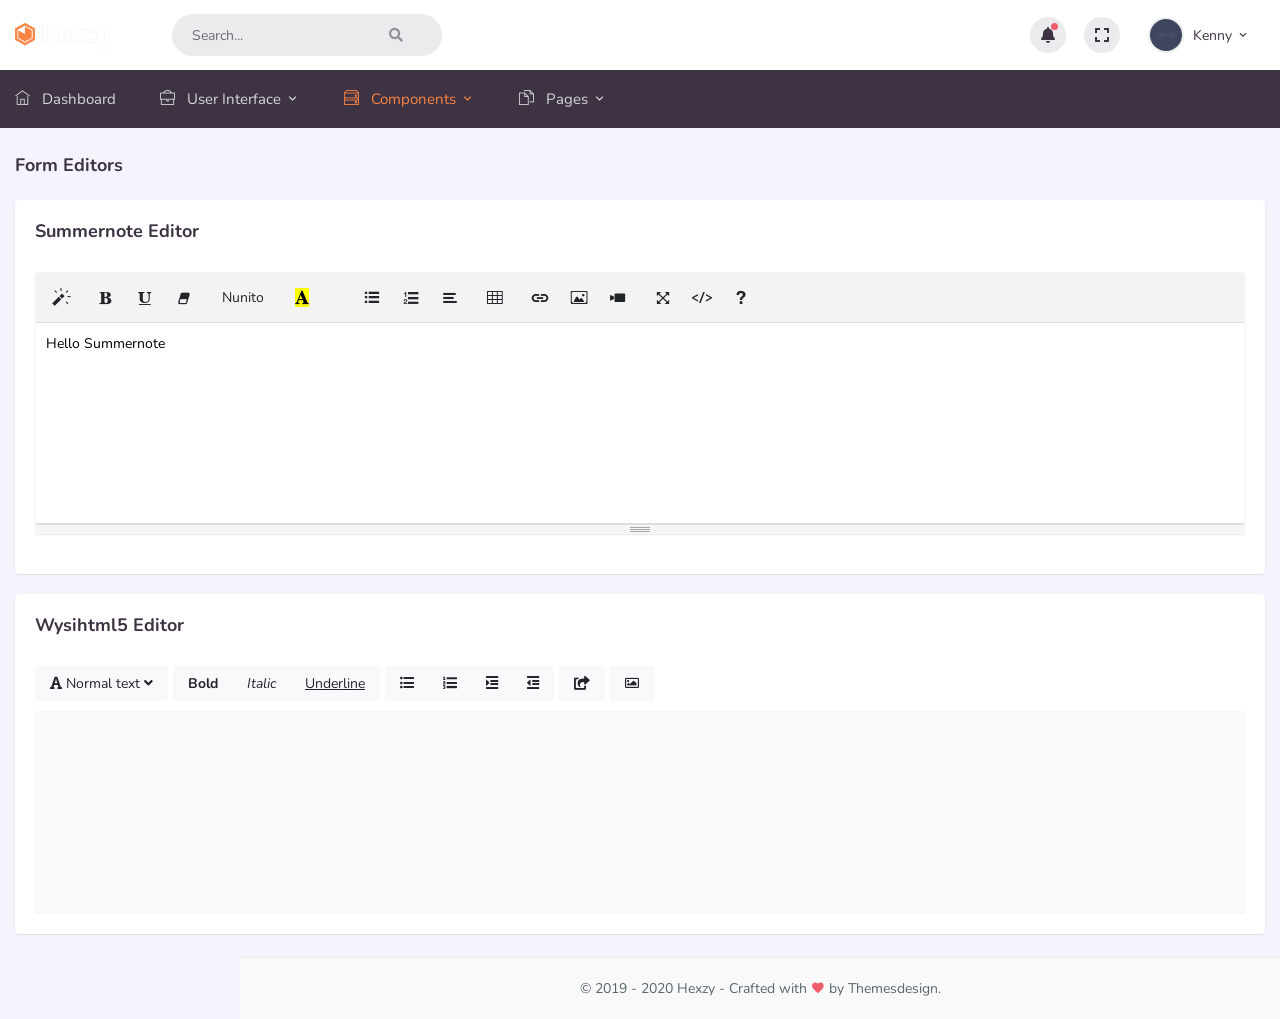
<file: admin/form-wysiwyg.html>
<!doctype html>
<html lang="en">

<head>
    <meta charset="utf-8" />
    <title>Hexzy - Responsive Admin Dashboard Template</title>
    <meta name="viewport" content="width=device-width, initial-scale=1.0" />
    <meta content="Admin Dashboard" name="description" />
    <meta content="ThemeDesign" name="author" />
    <meta http-equiv="X-UA-Compatible" content="IE=edge" />

    <link rel="shortcut icon" href="/images/favicon.ico">

    <!-- Summernote css -->
    <link rel="stylesheet" href="assets/plugins/summernote/summernote-bs4.css" />
    <!--bootstrap-wysihtml5-->
    <link rel="stylesheet" type="text/css" href="assets/plugins/bootstrap-wysihtml5/bootstrap-wysihtml5.css">

    <link href="assets/css/bootstrap.min.css" rel="stylesheet" type="text/css">
    <link href="assets/css/icons.css" rel="stylesheet" type="text/css">
    <link href="assets/css/style.css" rel="stylesheet" type="text/css">

</head>

<body>

    <div class="header-bg">
        <!-- Navigation Bar-->
        <header id="topnav">
            <div class="topbar-main">
                <div class="container-fluid">

                    <!-- Logo-->
                    <div>
                        <a href="index.html" class="logo">
                           <img src="assets/images/logo-light.png" class="logo-lg" alt="" height="26">
                            <img src="assets/images/logo-sm.png" class="logo-sm" alt="" height="28">
                        </a>
                    </div>
                    <!-- End Logo-->

                    <div class="menu-extras topbar-custom navbar p-0">
                        <ul class="list-inline d-none d-lg-block mb-0">
                            <li class="hide-phone app-search float-left">
                                    <form role="search" class="navbar-form">
                                        <input type="text" placeholder="Search..." class="form-control search-bar">
                                        <a href=""><i class="fa fa-search"></i></a>
                                    </form>
                                </li>
                        </ul>

                        <ul class="mb-0 nav navbar-right ml-auto list-inline">
                            <li class="list-inline-item dropdown notification-list">
                                <a href="#" data-target="#" class="dropdown-toggle waves-effect waves-light notification-icon-box" data-toggle="dropdown" aria-expanded="true">
                                    <i class="fa fa-bell"></i> <span class="badge badge-xs badge-danger"></span>
                                </a>
                                <ul class="dropdown-menu dropdown-menu-lg">
                                    <li class="text-center notifi-title">Notification <span class="badge badge-xs badge-success">3</span></li>
                                    <li class="list-group">
                                        <a href="javascript:void(0);" class="dropdown-item notify-item mt-2">
                                            <div class="notify-icon bg-success"><i class="mdi mdi-cart-outline"></i></div>
                                            <p class="notify-details">Your order is placed<span class="text-muted">Dummy text of the printing and typesetting industry.</span></p>
                                        </a>
                                        <!-- item-->

                                        <!-- item-->
                                        <a href="javascript:void(0);" class="dropdown-item notify-item">
                                            <div class="notify-icon bg-info"><i class="mdi mdi-glass-cocktail"></i></div>
                                            <p class="notify-details">Your item is shipped<span class="text-muted">It is a long established fact that a reader will</span></p>
                                        </a>

                                        <!-- item-->
                                        <a href="javascript:void(0);" class="dropdown-item notify-item mb-2">
                                            <div class="notify-icon bg-danger"><i class="mdi mdi-message-text-outline"></i></div>
                                            <p class="notify-details">New Message received<span class="text-muted">You have 87 unread messages</span></p>
                                        </a>

                                        <!-- last list item -->
                                        <a href="javascript:void(0);" class="list-group-item text-center">
                                            <small class="text-primary mb-0">View all </small>
                                        </a>
                                    </li>
                                </ul>
                            </li>

                            <li class="list-inline-item notification-list d-none d-sm-inline-block">
                                <a href="#" id="btn-fullscreen" class="waves-effect waves-light notification-icon-box"><i class="fas fa-expand"></i></a>
                            </li>
                            <li class="dropdown">
                                <a href="" class="dropdown-toggle profile waves-effect waves-light" data-toggle="dropdown" aria-expanded="true">
                                    <img src="assets/images/users/avatar-1.jpg" alt="user-img" class="rounded-circle">
                                    <span class="profile-username">
                                                                Kenny <span class="mdi mdi-chevron-down font-15"></span>
                                    </span>
                                </a>
                                <ul class="dropdown-menu">
                                    <li><a href="javascript:void(0)" class="dropdown-item"> Profile</a></li>
                                    <li><a href="javascript:void(0)" class="dropdown-item"><span class="badge badge-success float-right">5</span> Settings </a></li>
                                    <li><a href="javascript:void(0)" class="dropdown-item"> Lock screen</a></li>
                                    <li class="dropdown-divider"></li>
                                    <li><a href="javascript:void(0)" class="dropdown-item"> Logout</a></li>
                                </ul>
                            </li>

                            <li class="menu-item dropdown notification-list list-inline-item">
                                <!-- Mobile menu toggle-->
                                <a class="navbar-toggle nav-link">
                                    <div class="lines">
                                        <span></span>
                                        <span></span>
                                        <span></span>
                                    </div>
                                </a>
                                <!-- End mobile menu toggle-->
                            </li>

                        </ul>

                    </div>
                    <!-- end menu-extras -->

                    <div class="clearfix"></div>

                </div>
                <!-- end container -->
            </div>
            <!-- end topbar-main -->

            <!-- MENU Start -->
            <div class="navbar-custom">
                <div class="container-fluid">

                    <div id="navigation">

                        <!-- Navigation Menu-->
                        <ul class="navigation-menu">

                            <li class="has-submenu">
                                <a href="index.html"><i class="ti-home"></i> Dashboard</a>
                            </li>

                            <li class="has-submenu">
                                <a href="#"><i class="ti-briefcase"></i> User Interface <i class="mdi mdi-chevron-down mdi-drop"></i></a>
                                <ul class="submenu megamenu">
                                    <li>
                                        <ul>
                                            <li><a href="ui-buttons.html">Buttons</a></li>
                                            <li><a href="ui-cards.html">Cards</a></li>
                                            <li><a href="ui-tabs-accordions.html">Tabs &amp; Accordions</a></li>
                                            <li><a href="ui-modals.html">Modals</a></li>
                                            <li><a href="ui-components.html">Components</a></li>
                                        </ul>
                                    </li>
                                    <li>
                                        <ul>
                                            <li><a href="ui-progressbars.html">Progress Bars</a></li>
                                            <li><a href="ui-alerts.html">Alerts</a></li>
                                            <li><a href="ui-sweet-alert.html">Sweet-Alert</a></li>
                                            <li><a href="ui-grid.html">Grid</a></li>
                                            <li><a href="typography.html">Typography</a></li>
                                        </ul>
                                    </li>
                                </ul>
                            </li>

                            <li class="has-submenu">
                                <a href="#"><i class="ti-harddrives"></i> Components <i class="mdi mdi-chevron-down mdi-drop"></i></a>
                                <ul class="submenu">
                                    <li class="has-submenu">
                                        <a href="#">Icons</a>
                                        <ul class="submenu">
                                            <li><a href="icons-material.html">Material Design</a></li>
                                            <li><a href="icons-ion.html">Ion Icons</a></li>
                                            <li><a href="icons-fontawesome.html">Font Awesome</a></li>
                                            <li><a href="icons-themify.html">Themify Icons</a></li>
                                        </ul>
                                    </li>
                                    <li class="has-submenu">
                                        <a href="#">Forms</a>
                                        <ul class="submenu">
                                            <li><a href="form-elements.html">General Elements</a></li>
                                            <li><a href="form-validation.html">Form Validation</a></li>
                                            <li><a href="form-advanced.html">Advanced Form</a></li>
                                            <li><a href="form-wysiwyg.html">WYSIWYG Editor</a></li>
                                            <li><a href="form-uploads.html">Multiple File Upload</a></li>
                                        </ul>
                                    </li>

                                    <li>
                                        <a href="calendar.html">Calendar </a>
                                    </li>
                                    <li class="has-submenu">
                                        <a href="#">Tables </a>
                                        <ul class="submenu">
                                            <li><a href="tables-basic.html">Basic Tables</a></li>
                                            <li><a href="tables-datatable.html">Data Table</a></li>
                                        </ul>
                                    </li>
                                    <li class="has-submenu">
                                        <a href="#">Charts </a>
                                        <ul class="submenu">
                                            <li><a href="charts-morris.html">Morris Chart</a></li>
                                            <li><a href="charts-chartjs.html">Chartjs</a></li>
                                            <li><a href="charts-flot.html">Flot Chart</a></li>
                                            <li><a href="charts-other.html">Other Chart</a></li>
                                        </ul>
                                    </li>

                                    <li class="has-submenu">
                                        <a href="#">Maps</a>
                                        <ul class="submenu">
                                            <li><a href="maps-google.html"> Google Map</a></li>
                                            <li><a href="maps-vector.html"> Vector Map</a></li>
                                        </ul>
                                    </li>

                                </ul>
                            </li>

                            

                            <li class="has-submenu">
                                <a href="#"><i class="ti-files"></i> Pages <i class="mdi mdi-chevron-down mdi-drop"></i></a>
                                <ul class="submenu megamenu">

                                    <li>
                                        <ul>
                                            <li><a href="pages-timeline.html">Timeline</a></li>
                                            <li><a href="pages-invoice.html">Invoice</a></li>
                                            <li><a href="pages-directory.html">Directory</a></li>
                                            <li><a href="pages-login.html">Login</a></li>
                                            <li><a href="pages-register.html">Register</a></li>
                                        </ul>
                                    </li>
                                    <li>
                                        <ul>
                                            <li><a href="pages-recoverpw.html">Recover Password</a></li>
                                            <li><a href="pages-lock-screen.html">Lock Screen</a></li>
                                            <li><a href="pages-blank.html">Blank Page</a></li>
                                            <li><a href="pages-404.html">Error 404</a></li>
                                            <li><a href="pages-500.html">Error 500</a></li>
                                        </ul>
                                    </li>
                                </ul>
                            </li>

                        </ul>
                        <!-- End navigation menu -->
                    </div>
                    <!-- end #navigation -->
                </div>
                <!-- end container -->
            </div>
            <!-- end navbar-custom -->
        </header>
        <!-- End Navigation Bar-->

    </div>
    <!-- header-bg -->

    <div class="wrapper">
        <div class="container-fluid">
            <!-- Page-Title -->
            <div class="row">
                <div class="col-sm-12">
                    <div class="page-title-box">
                        <div class="row align-items-center">
                            <div class="col-md-8">
                                <h4 class="page-title m-0">Form Editors</h4>
                            </div>
                        </div>
                    </div>
                </div>
            </div>

            <div class="row">
                    <div class="col-sm-12">
                        <div class="card">
                            <div class="card-body">
                                <h4 class="m-b-30 m-t-0">Summernote Editor</h4>

                                <div class="summernote">Hello Summernote</div>
                            </div>
                        </div>
                    </div>
                </div> <!-- End row -->


                <div class="row">
                    <div class="col-sm-12">
                        <div class="card">
                            <div class="card-body">
                                <h4 class="m-b-30 m-t-0">Wysihtml5 Editor</h4>

                                <textarea class="wysihtml5 form-control" rows="9"></textarea>
                            </div>
                        </div>
                    </div>
                </div>
                </div> <!-- End row -->

        </div>
        <!-- end wrapper -->

        <!-- Footer -->
        <footer class="footer">
            <div class="container-fluid">
                <div class="row">
                    <div class="col-12">
                        © 2019 - 2020 Hexzy <span class="d-none d-md-inline-block"> - Crafted with <i class="mdi mdi-heart text-danger"></i> by Themesdesign.</span>
                    </div>
                </div>
            </div>
        </footer>
        <!-- End Footer -->

        <!-- jQuery  -->
        <script src="assets/js/jquery.min.js"></script>
        <script src="assets/js/bootstrap.bundle.min.js"></script>
        <script src="assets/js/modernizr.min.js"></script>
        <script src="assets/js/detect.js"></script>
        <script src="assets/js/fastclick.js"></script>
        <script src="assets/js/jquery.slimscroll.js"></script>
        <script src="assets/js/jquery.blockUI.js"></script>
        <script src="assets/js/waves.js"></script>
        <script src="assets/js/wow.min.js"></script>
        <script src="assets/js/jquery.nicescroll.js"></script>
        <script src="assets/js/jquery.scrollTo.min.js"></script>

        <!-- Wysihtml js -->
        <script src="assets/plugins/bootstrap-wysihtml5/wysihtml5-0.3.0.js"></script>
        <script src="assets/plugins/bootstrap-wysihtml5/bootstrap-wysihtml5.js"></script>

        <!--Summernote js-->
        <script src="assets/plugins/summernote/summernote-bs4.min.js"></script>
        

        <script src="assets/js/app.js"></script>

        <script>

                jQuery(document).ready(function(){
                    $('.wysihtml5').wysihtml5();
    
                    $('.summernote').summernote({
                        height: 200,                 // set editor height
    
                        minHeight: null,             // set minimum height of editor
                        maxHeight: null,             // set maximum height of editor
    
                        focus: true                 // set focus to editable area after initializing summernote
                    });
    
                });
            </script>
    


</body>

</html>
</file>
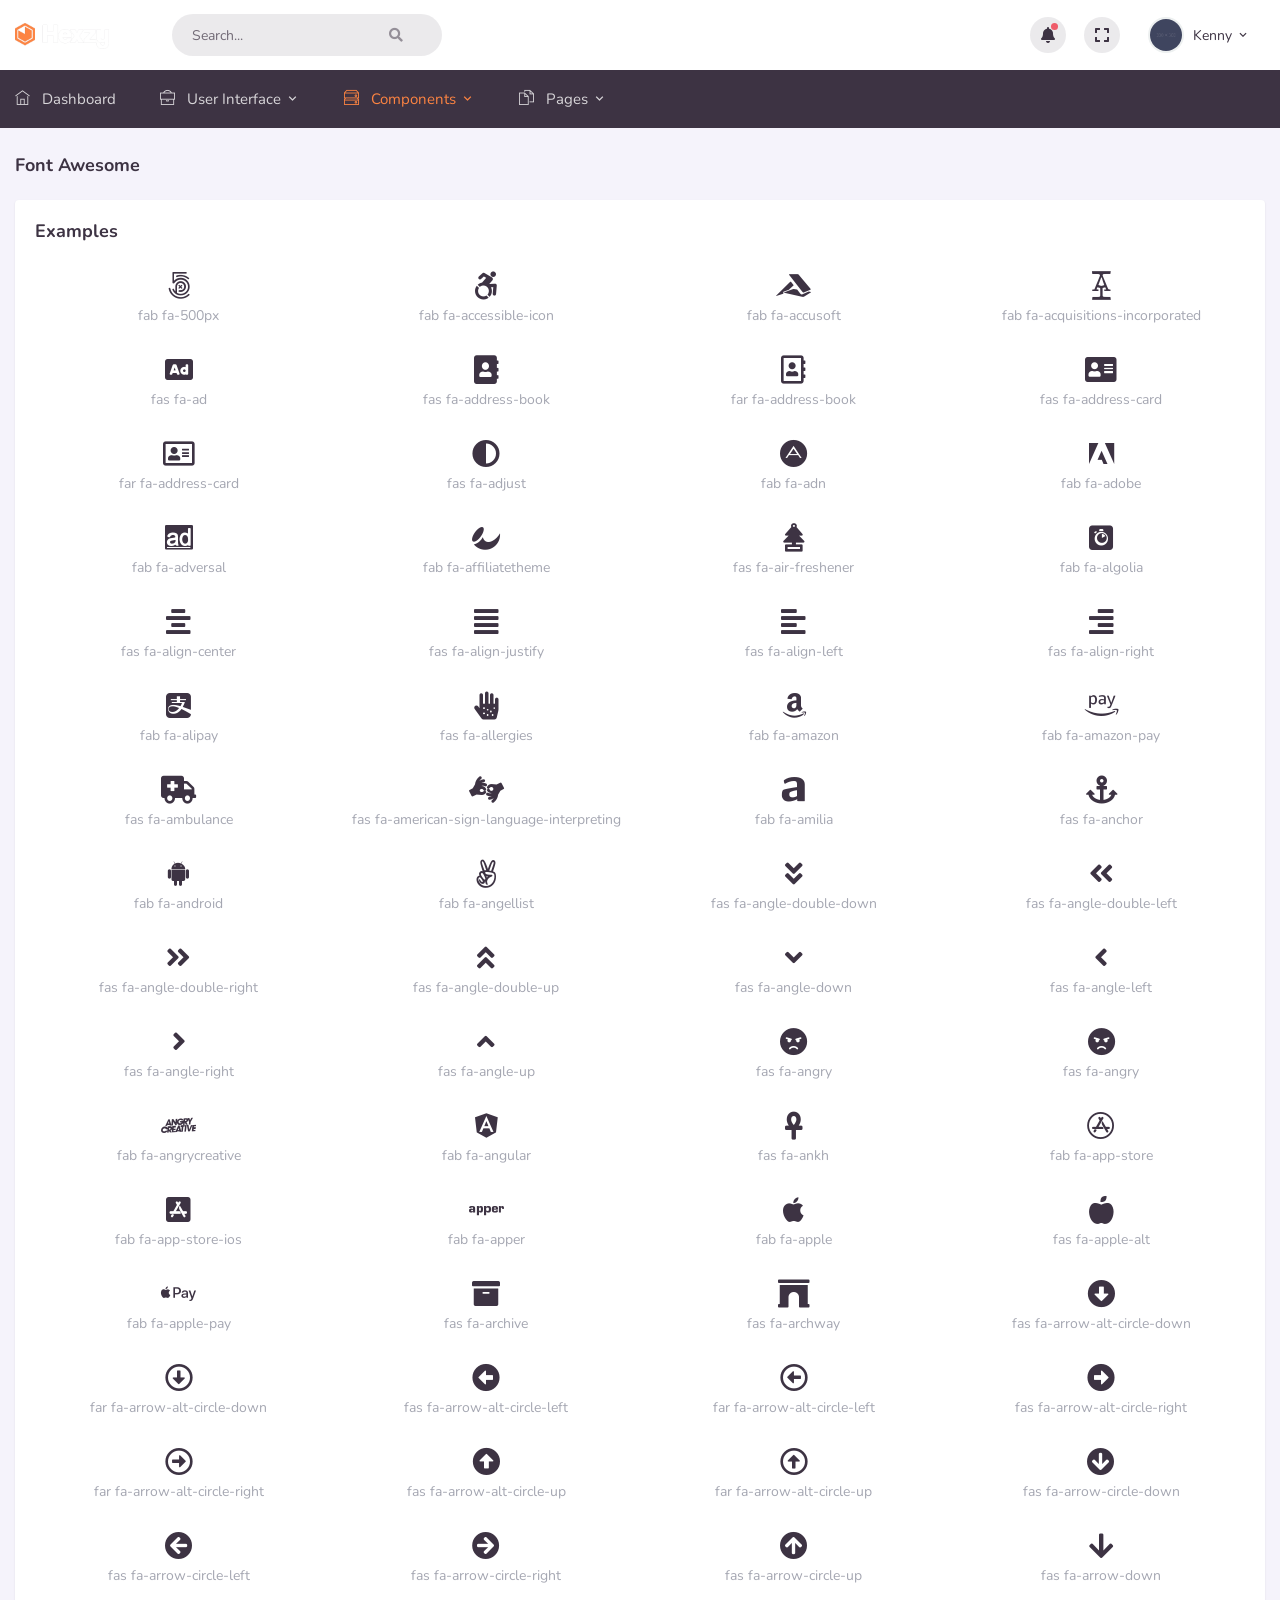
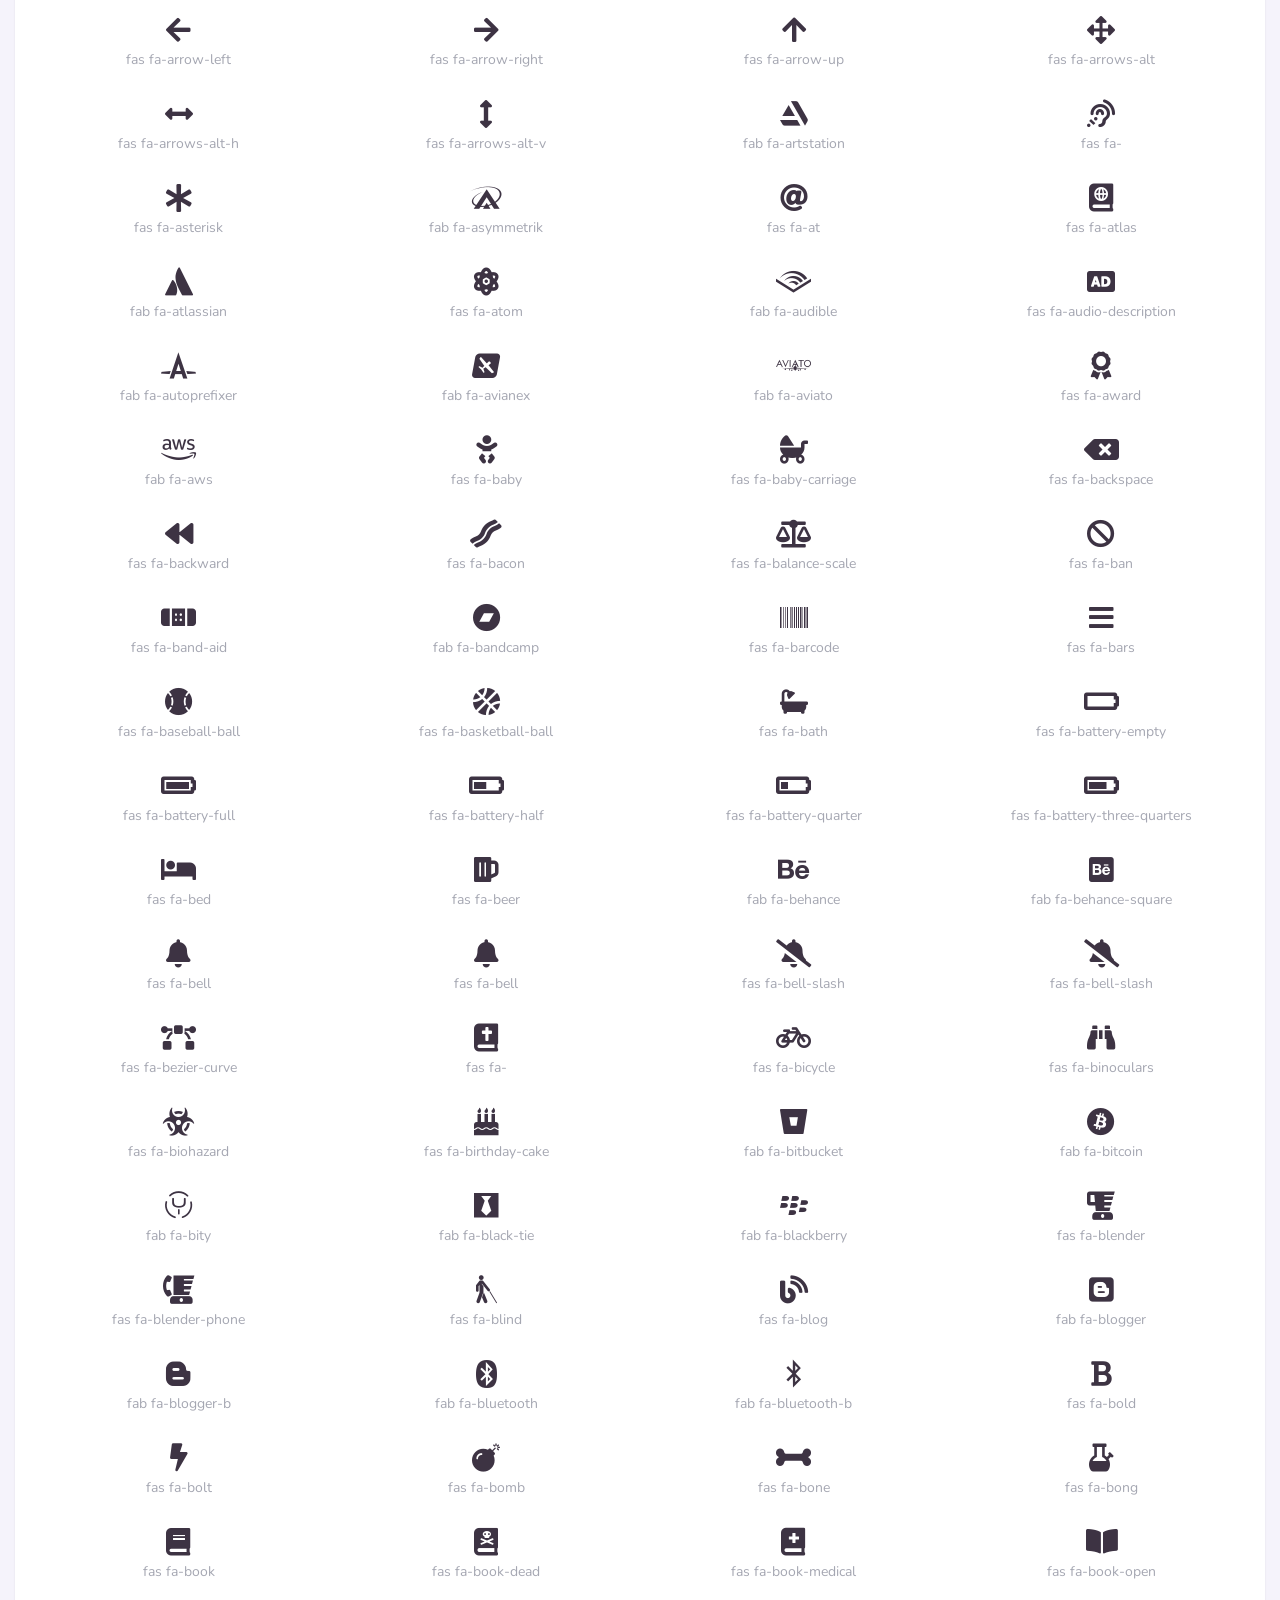
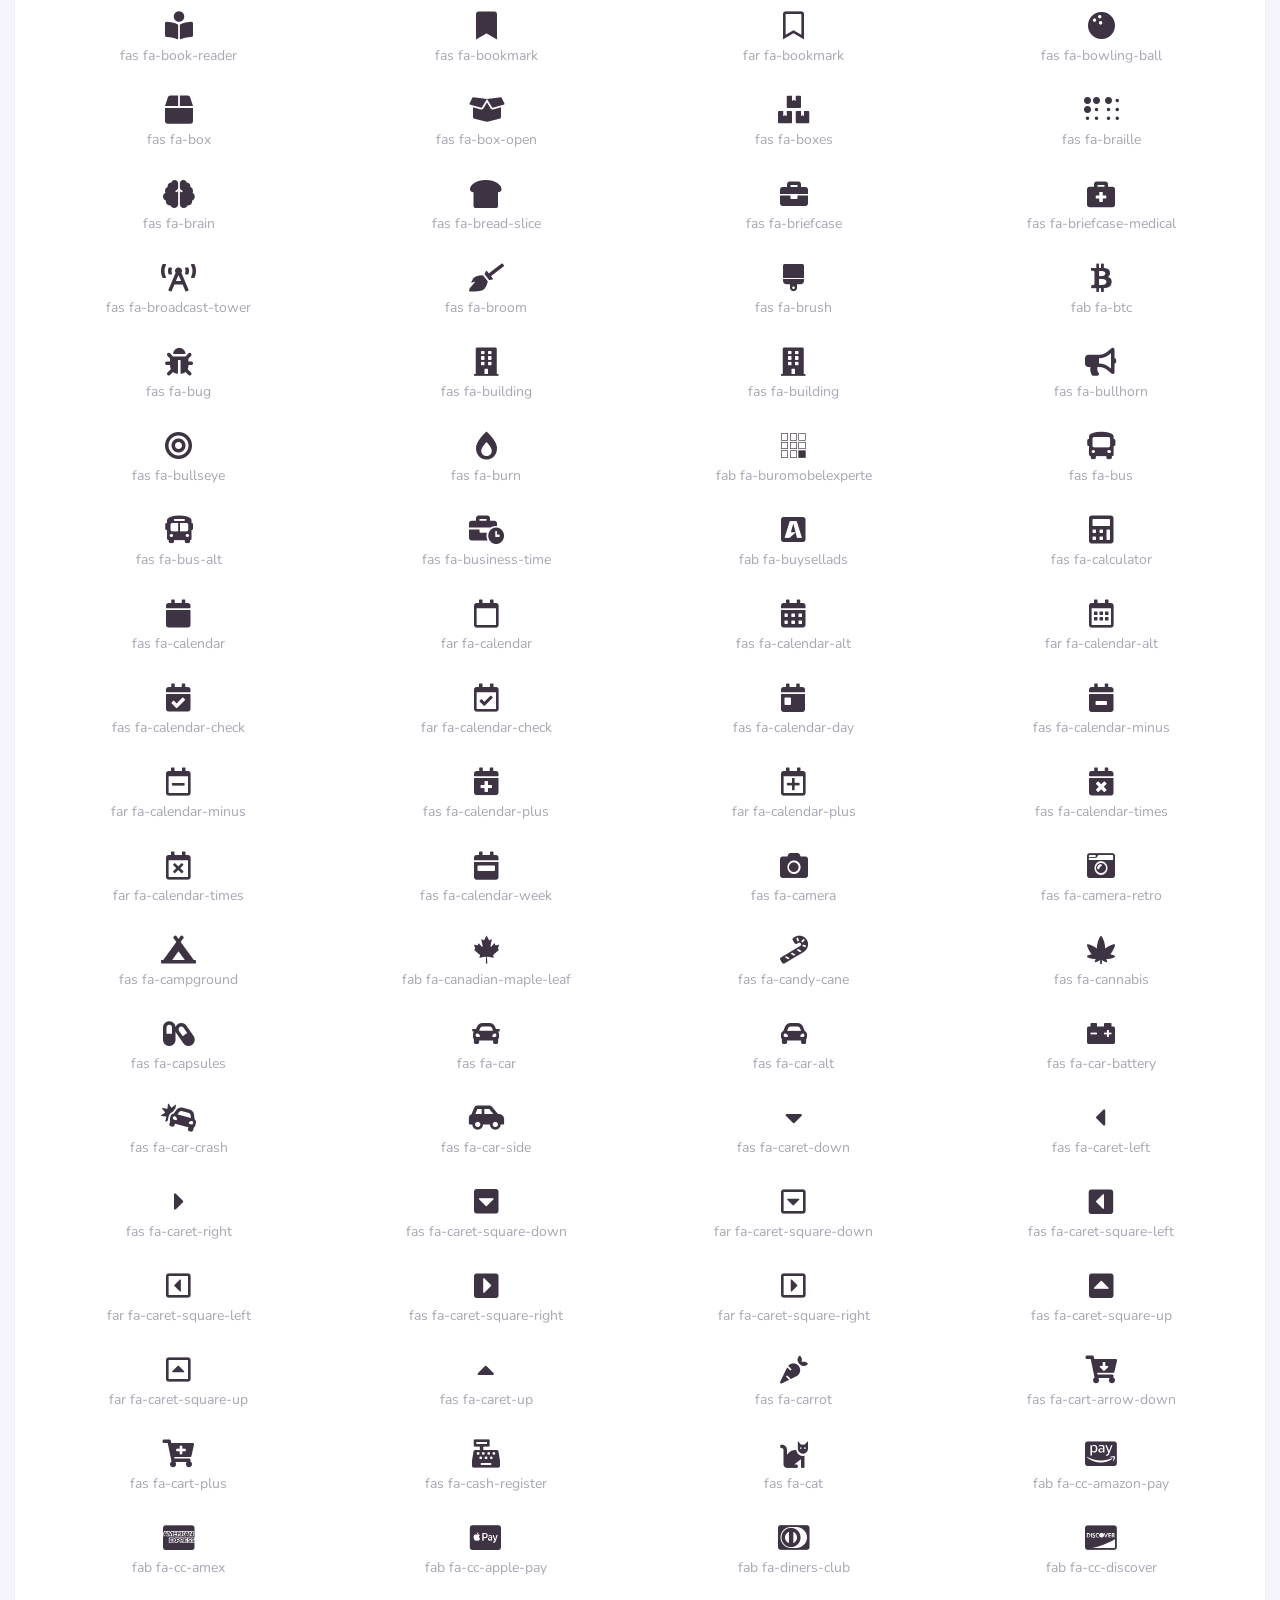
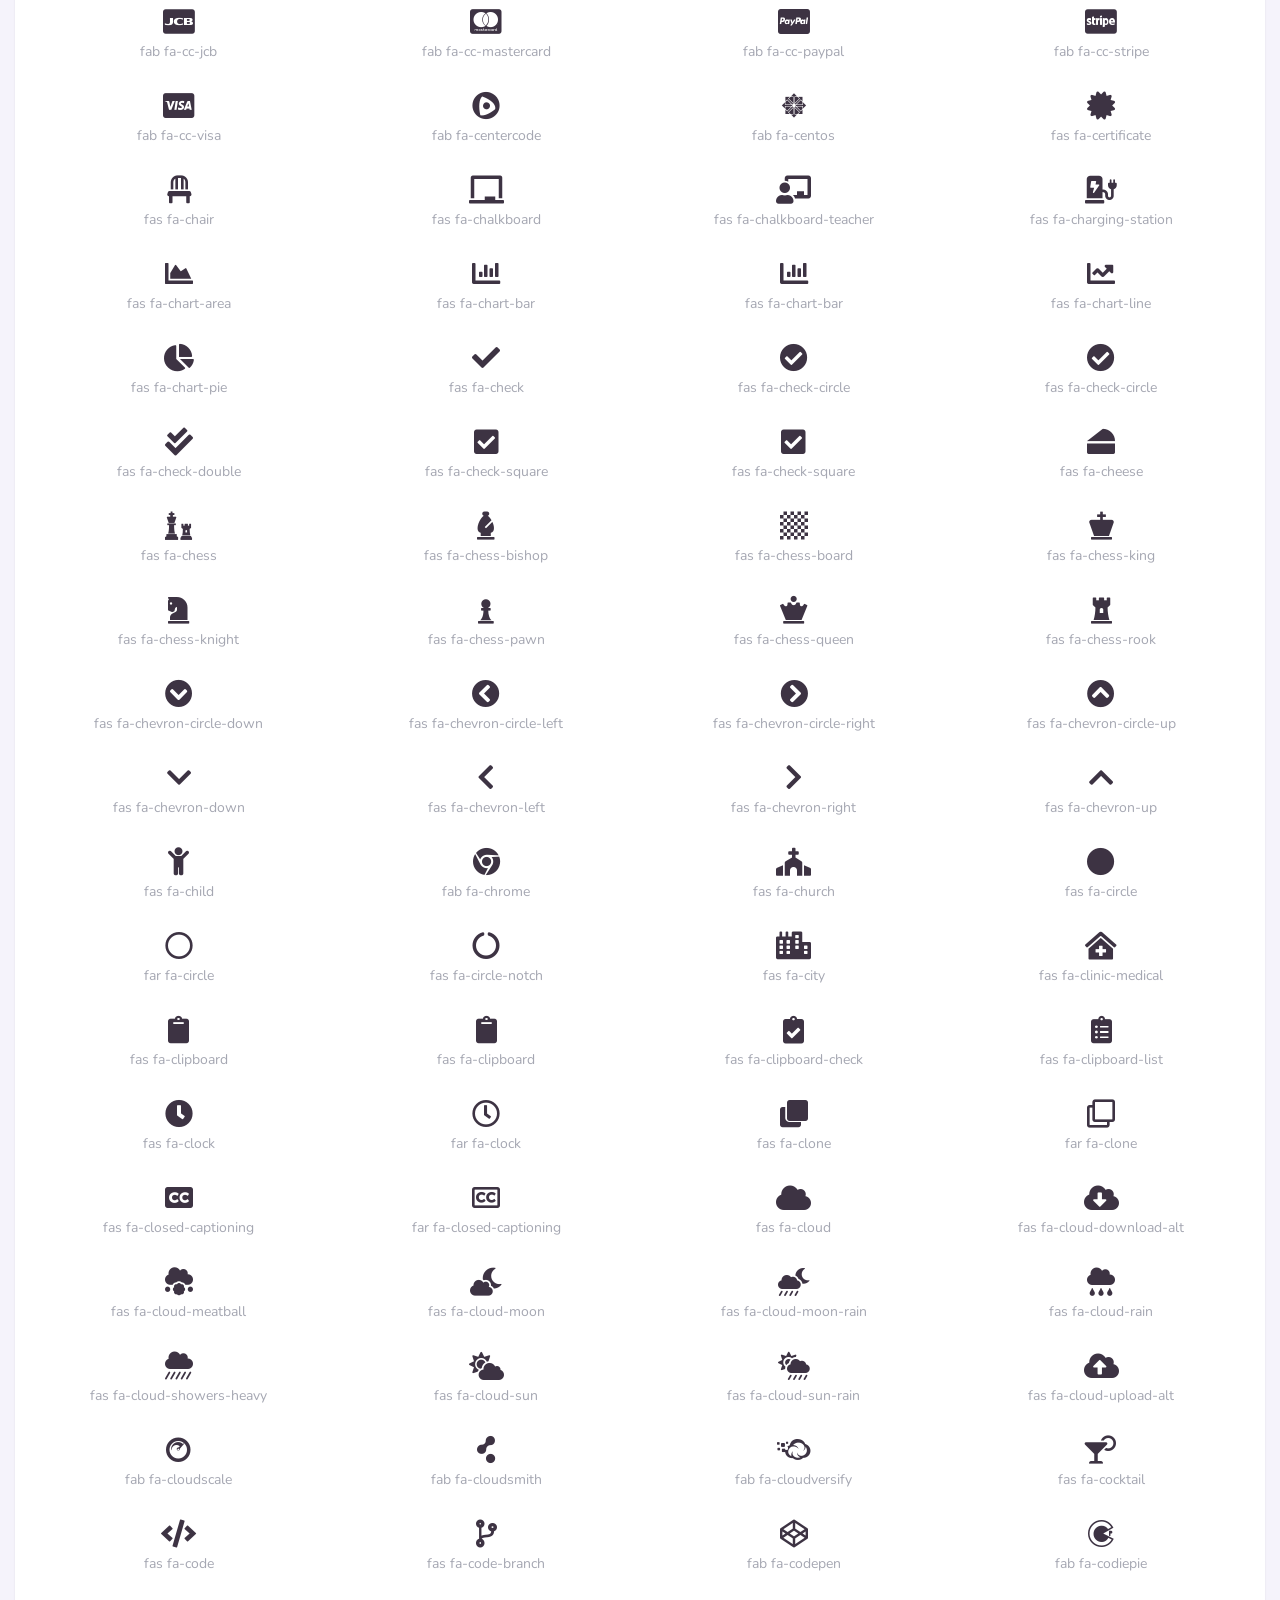
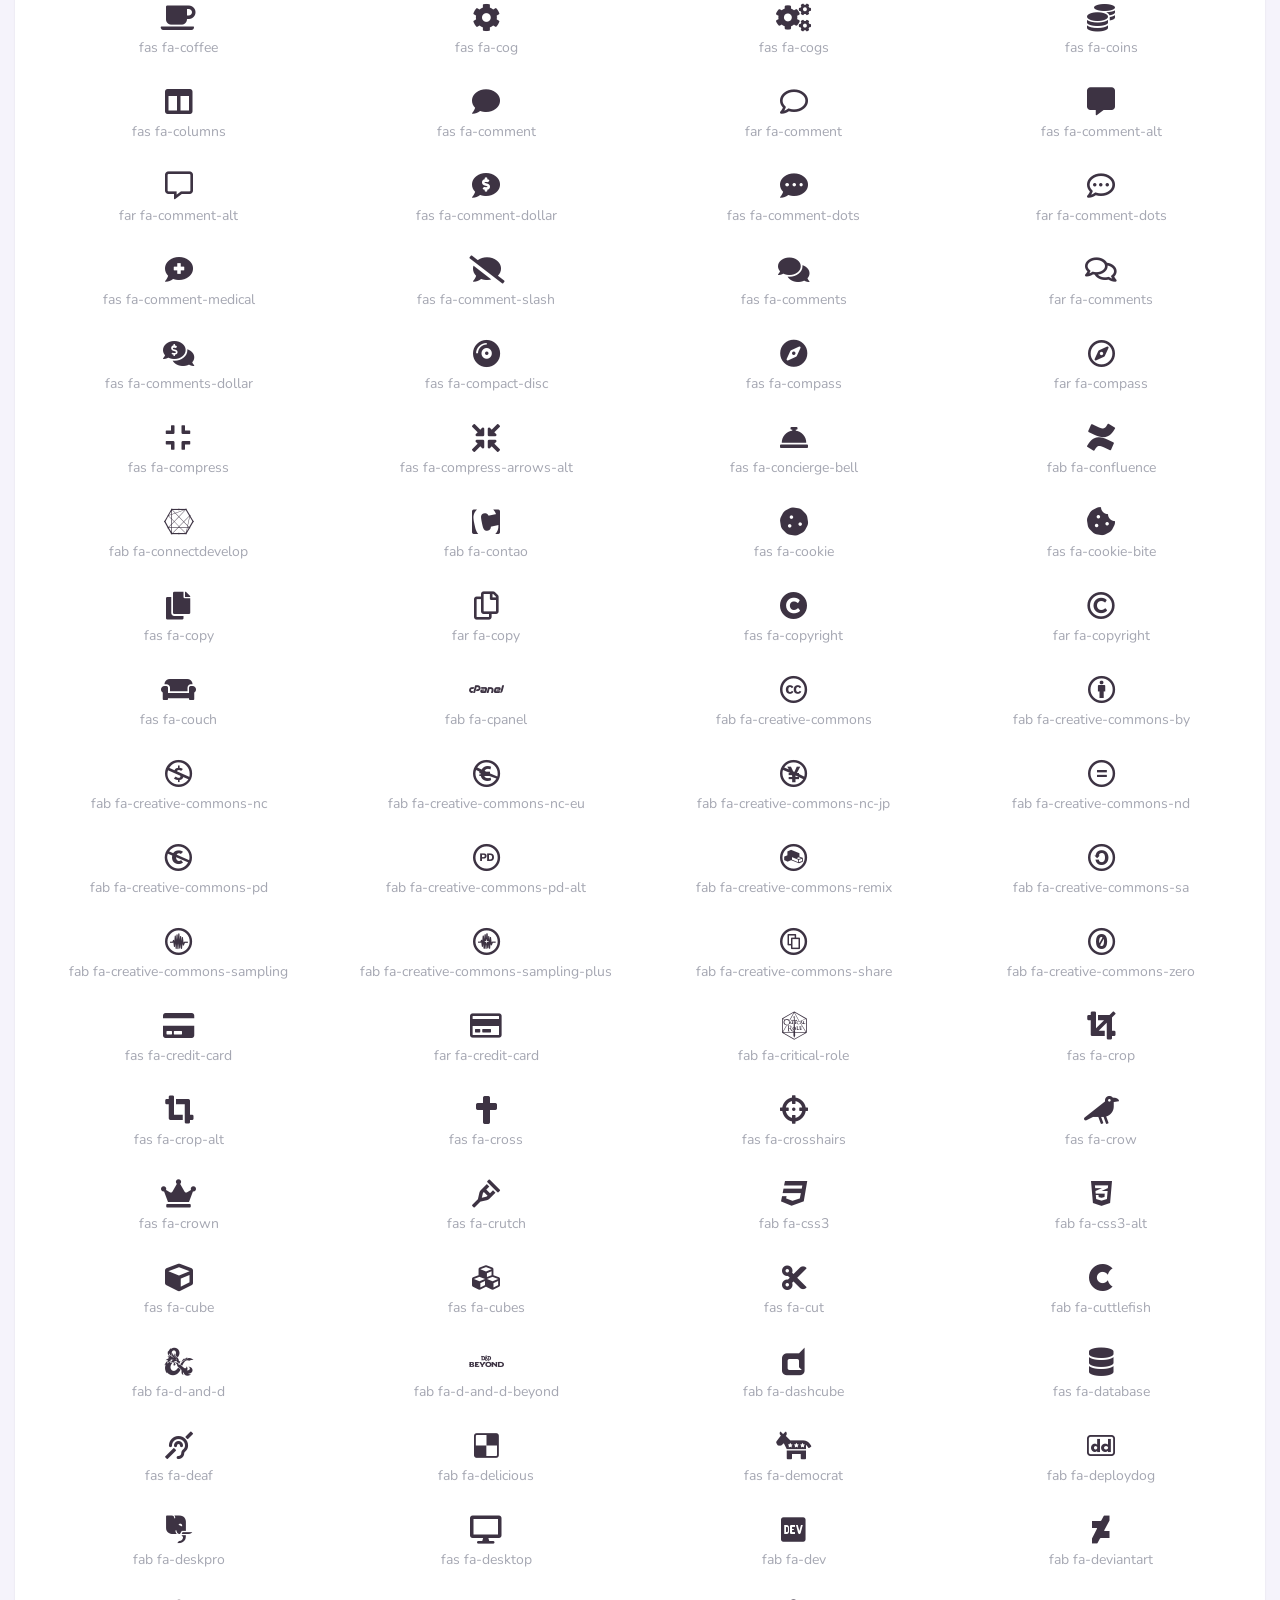
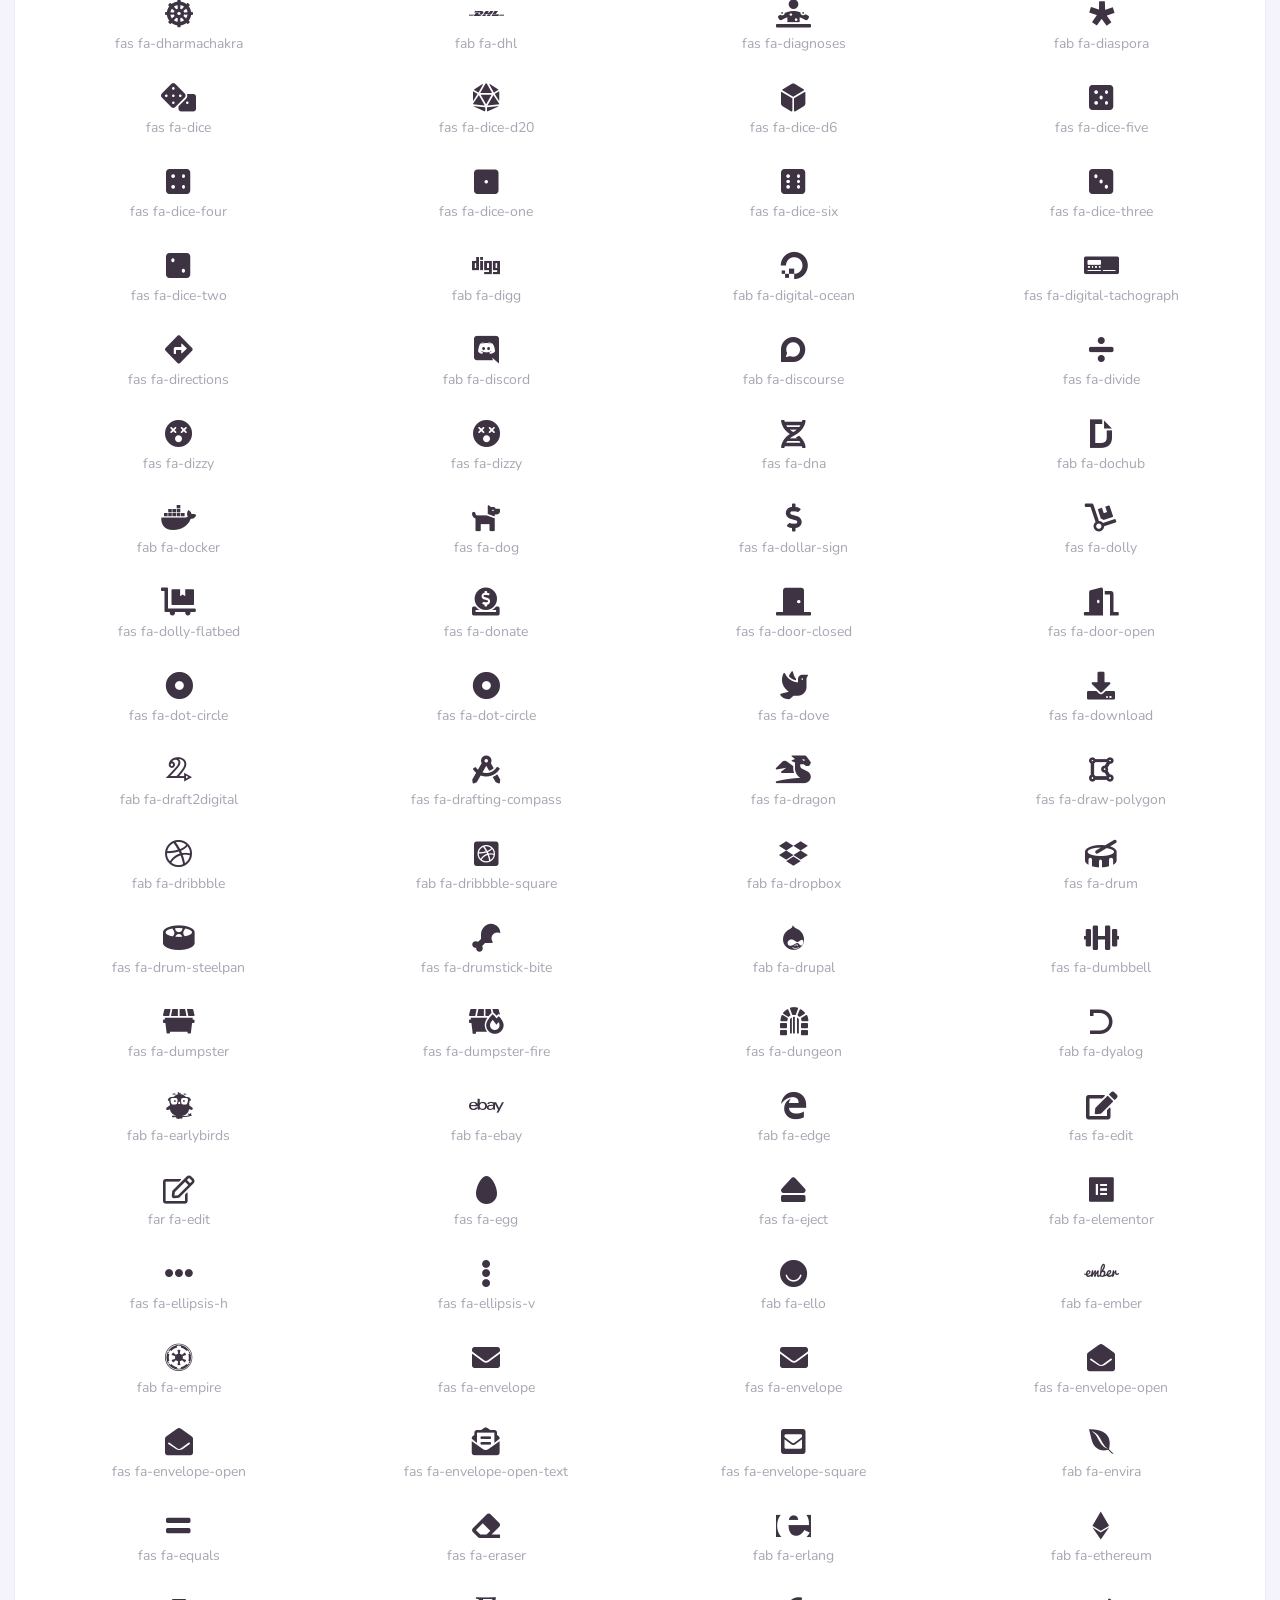
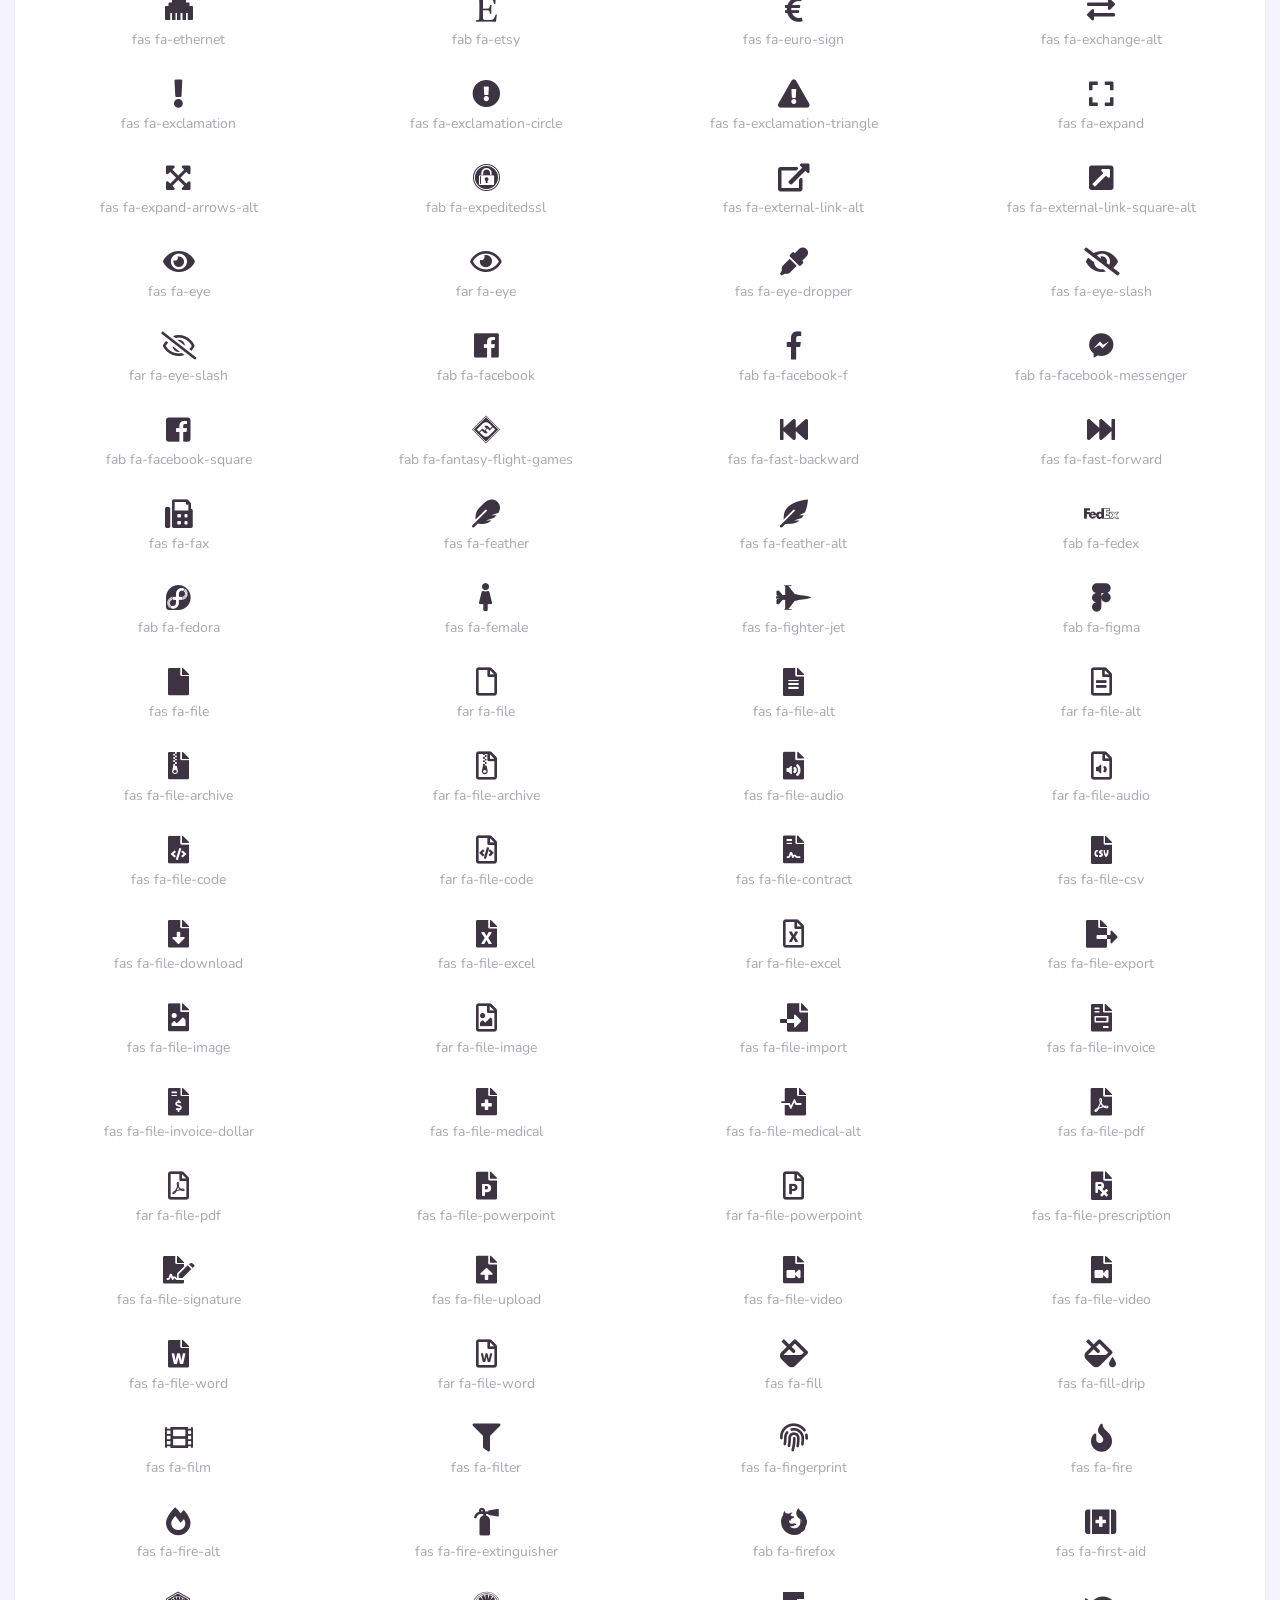
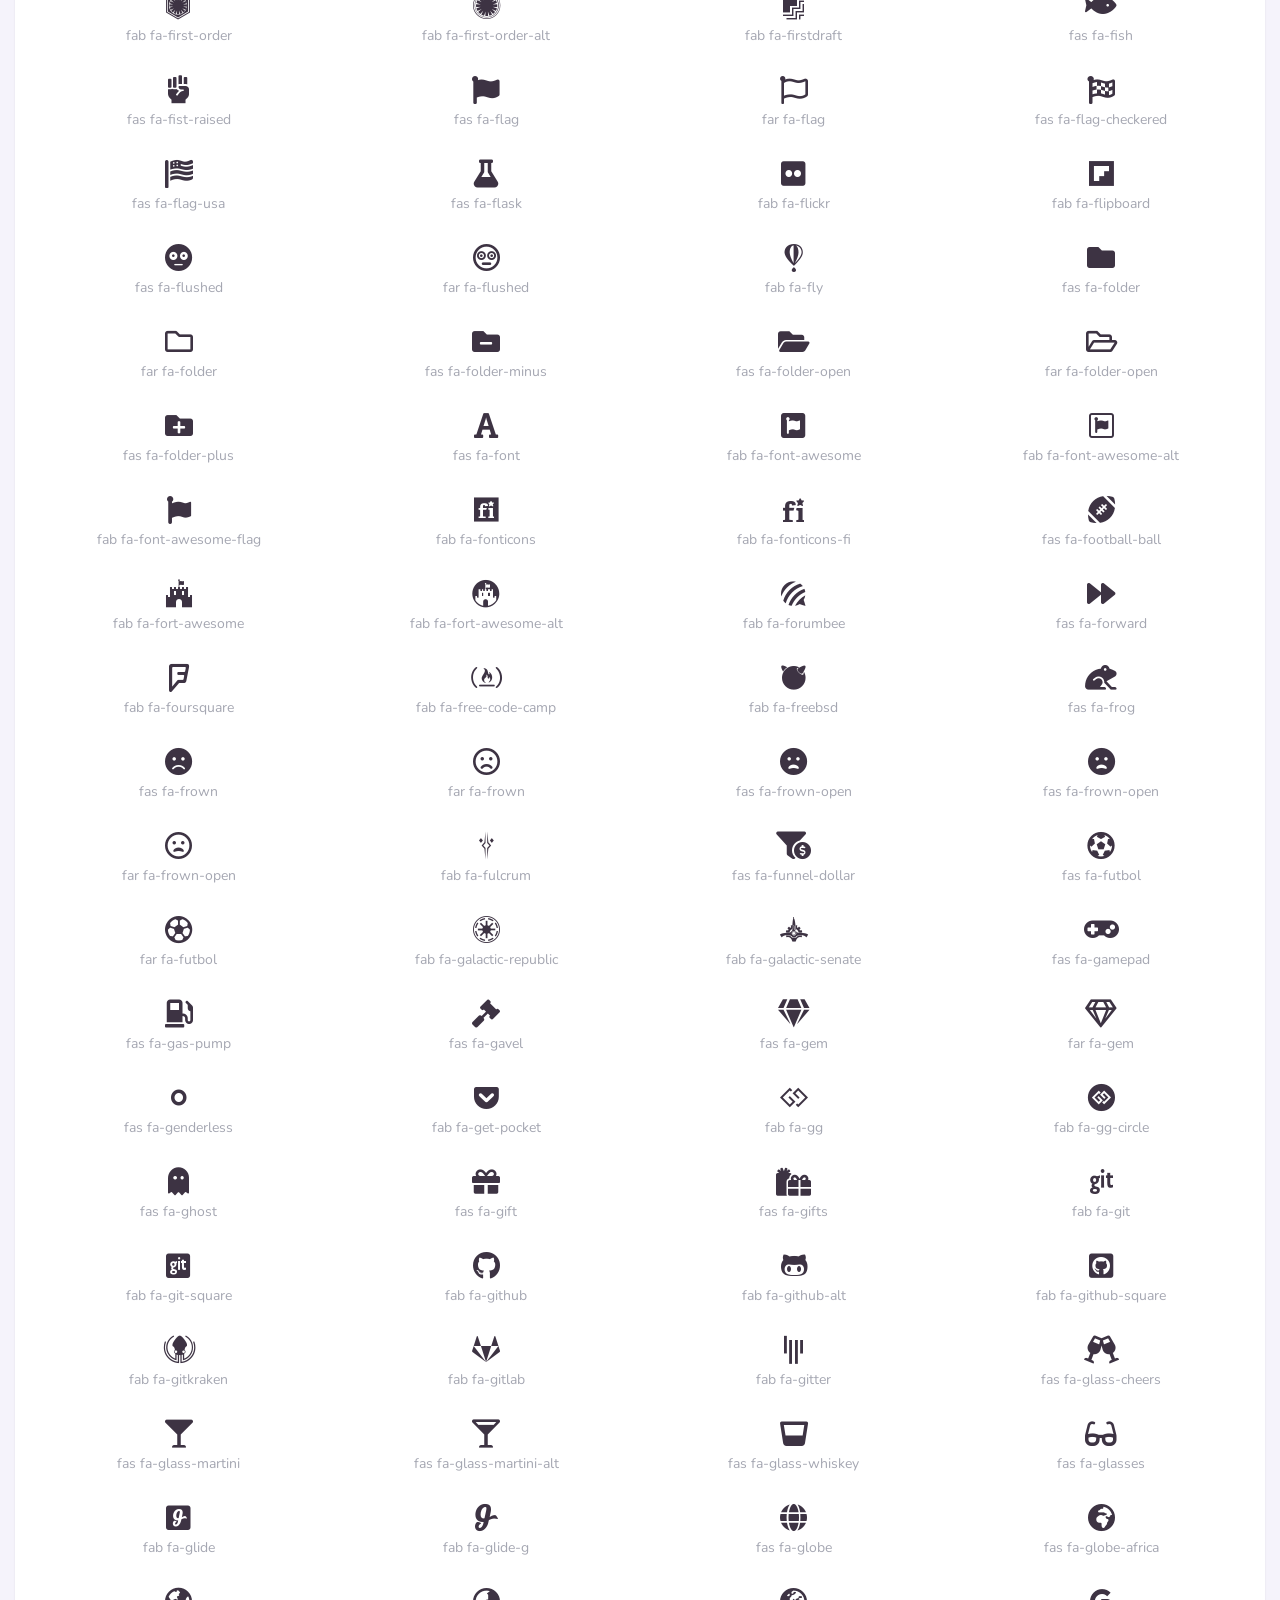
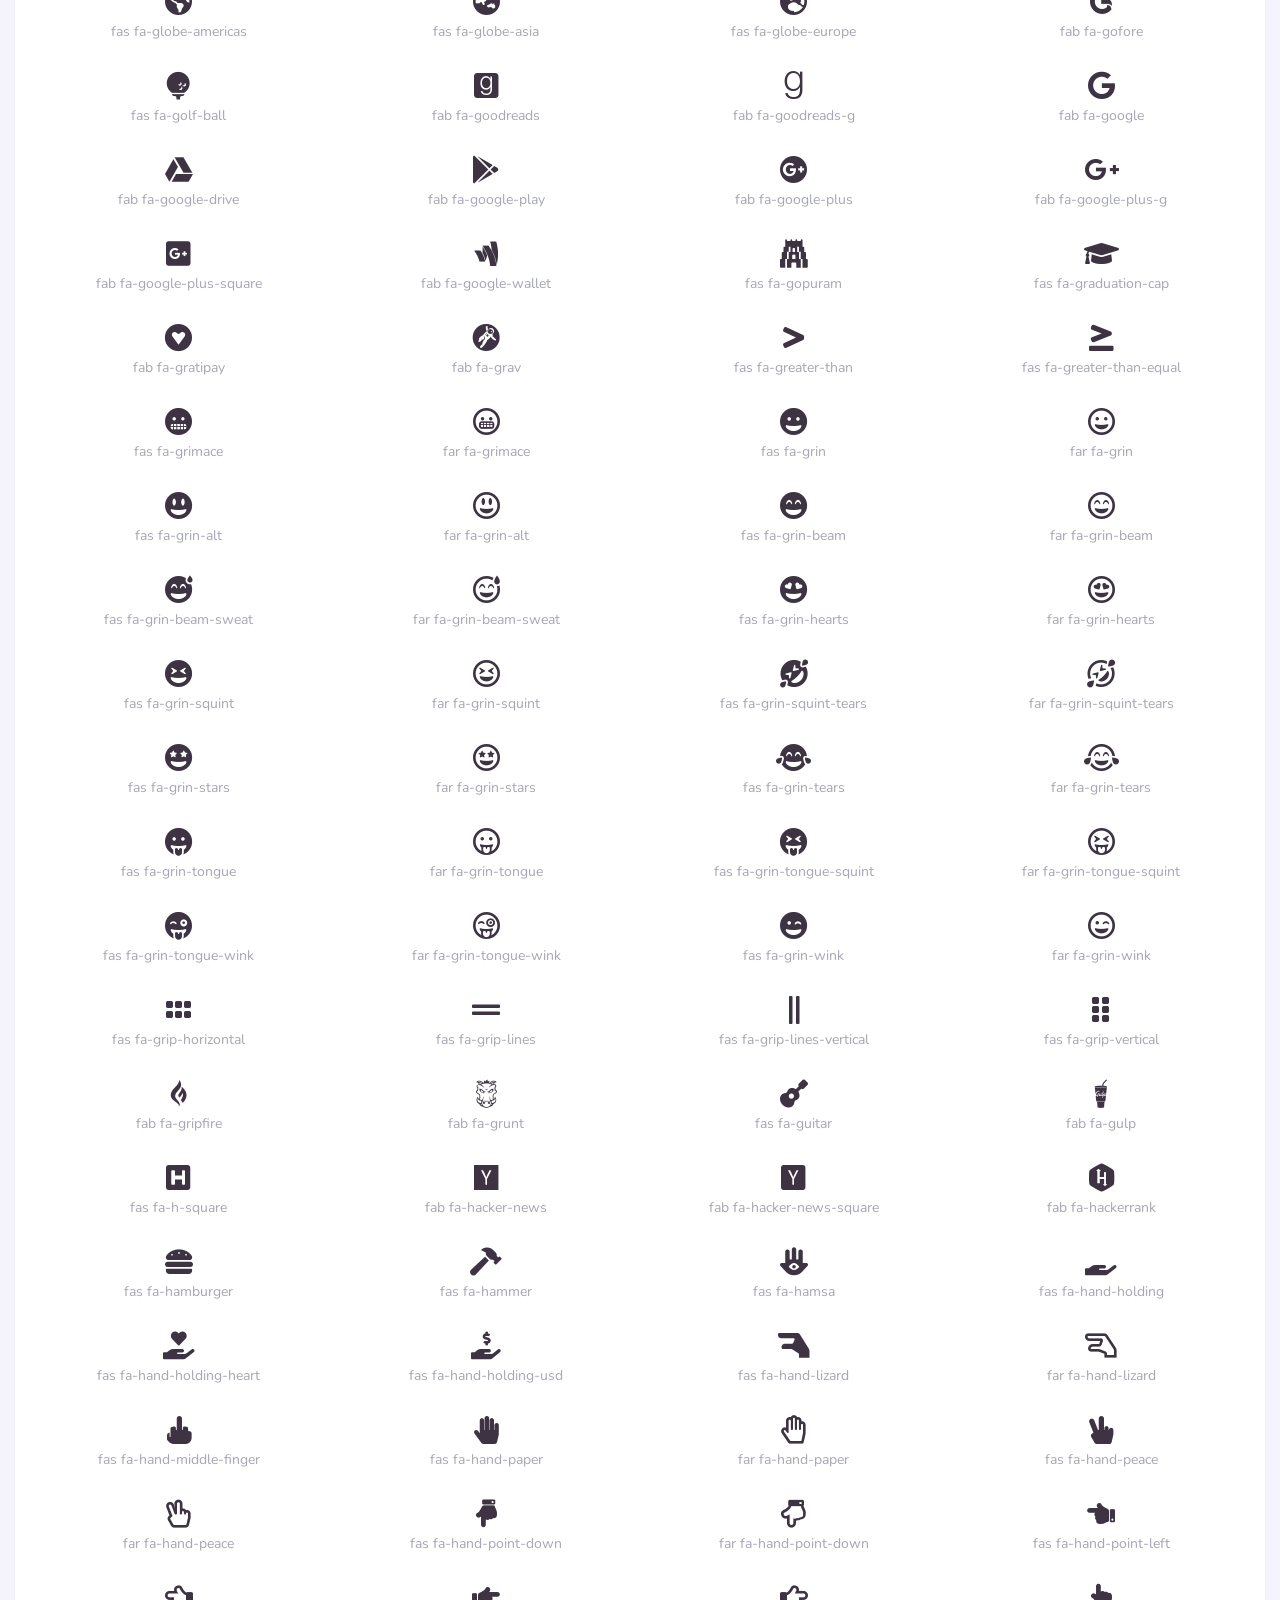
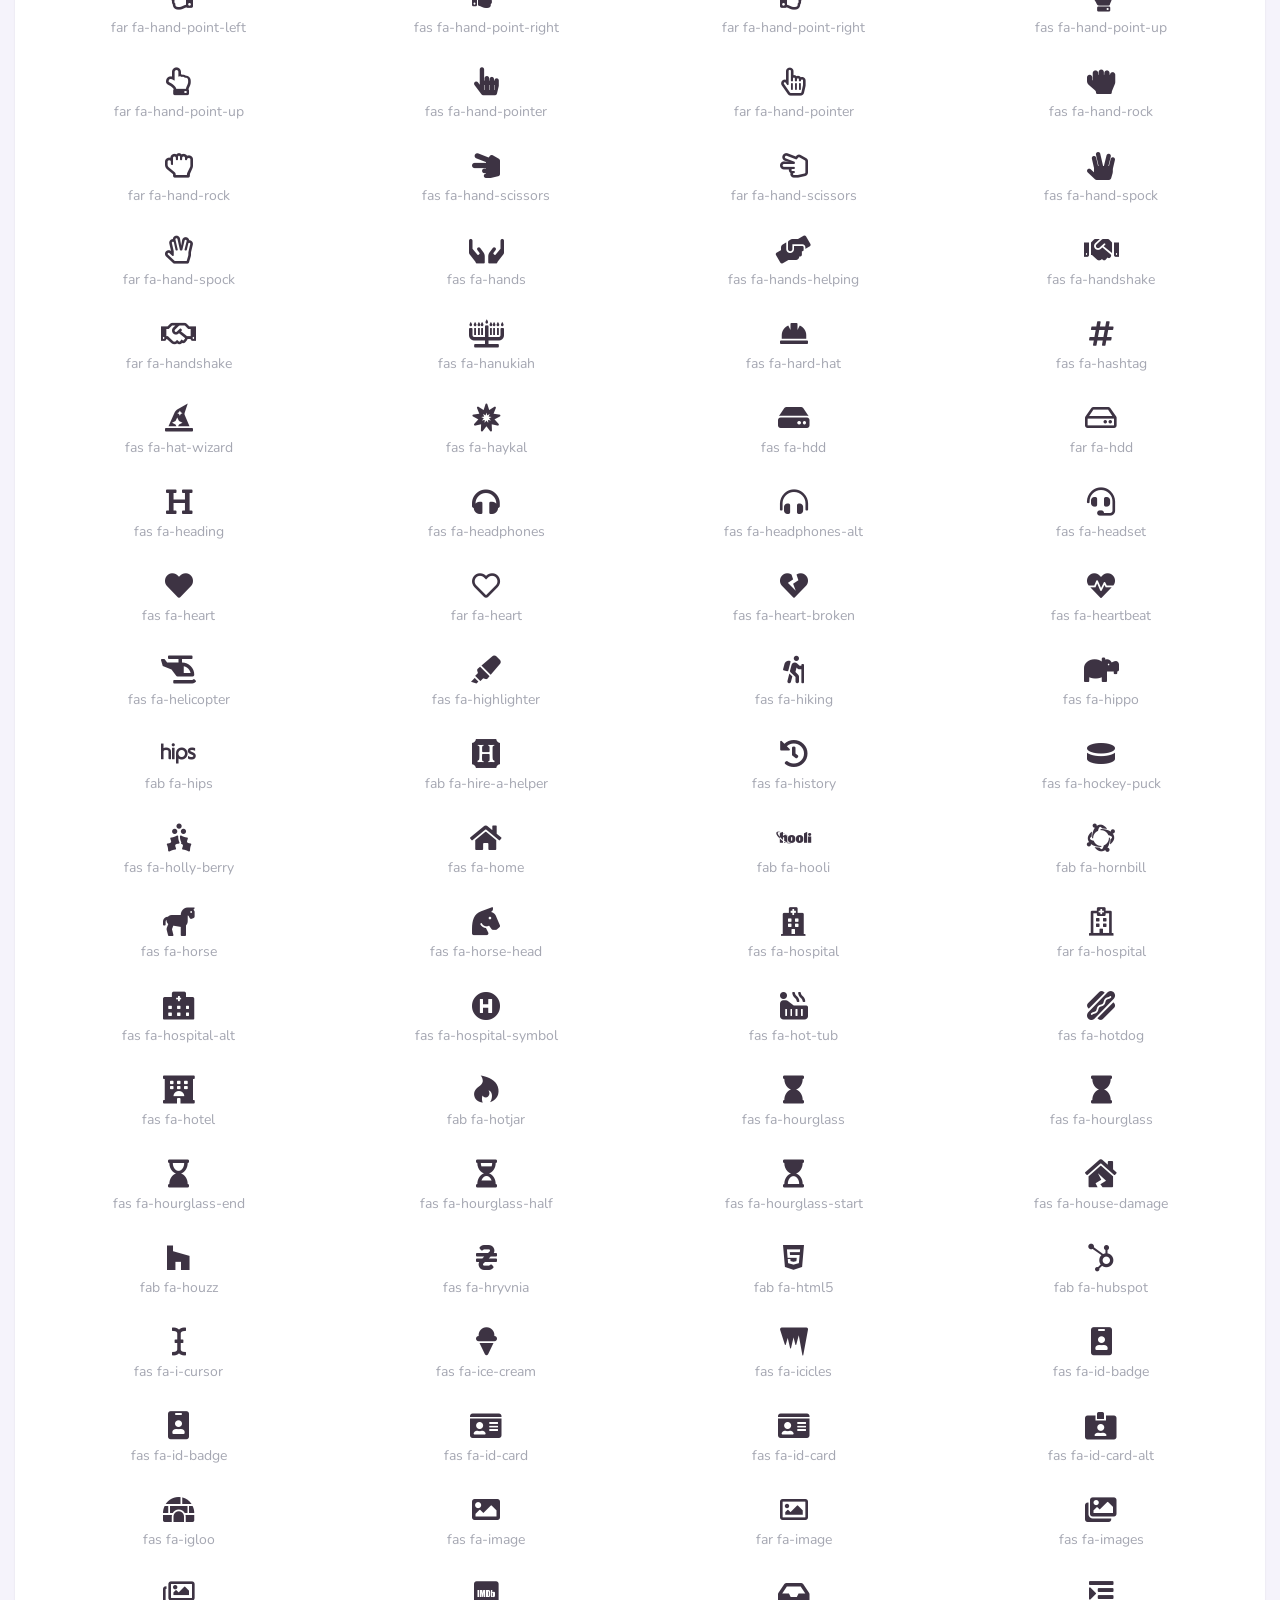
<file: admin/icons-fontawesome.html>
<!doctype html>
<html lang="en">

<head>
    <meta charset="utf-8" />
    <title>Hexzy - Responsive Admin Dashboard Template</title>
    <meta name="viewport" content="width=device-width, initial-scale=1.0" />
    <meta content="Admin Dashboard" name="description" />
    <meta content="ThemeDesign" name="author" />
    <meta http-equiv="X-UA-Compatible" content="IE=edge" />

    <link rel="shortcut icon" href="/images/favicon.ico">

    <link href="assets/css/bootstrap.min.css" rel="stylesheet" type="text/css">
    <link href="assets/css/icons.css" rel="stylesheet" type="text/css">
    <link href="assets/css/style.css" rel="stylesheet" type="text/css">

</head>

<body>

    <div class="header-bg">
        <!-- Navigation Bar-->
        <header id="topnav">
            <div class="topbar-main">
                <div class="container-fluid">

                    <!-- Logo-->
                    <div>
                        <a href="index.html" class="logo">
                           <img src="assets/images/logo-light.png" class="logo-lg" alt="" height="26">
                            <img src="assets/images/logo-sm.png" class="logo-sm" alt="" height="28">
                        </a>
                    </div>
                    <!-- End Logo-->

                    <div class="menu-extras topbar-custom navbar p-0">
                        <ul class="list-inline d-none d-lg-block mb-0">
                            <li class="hide-phone app-search float-left">
                                    <form role="search" class="navbar-form">
                                        <input type="text" placeholder="Search..." class="form-control search-bar">
                                        <a href=""><i class="fa fa-search"></i></a>
                                    </form>
                                </li>
                        </ul>

                        <ul class="mb-0 nav navbar-right ml-auto list-inline">
                            <li class="list-inline-item dropdown notification-list">
                                <a href="#" data-target="#" class="dropdown-toggle waves-effect waves-light notification-icon-box" data-toggle="dropdown" aria-expanded="true">
                                    <i class="fa fa-bell"></i> <span class="badge badge-xs badge-danger"></span>
                                </a>
                                <ul class="dropdown-menu dropdown-menu-lg">
                                    <li class="text-center notifi-title">Notification <span class="badge badge-xs badge-success">3</span></li>
                                    <li class="list-group">
                                        <a href="javascript:void(0);" class="dropdown-item notify-item mt-2">
                                            <div class="notify-icon bg-success"><i class="mdi mdi-cart-outline"></i></div>
                                            <p class="notify-details">Your order is placed<span class="text-muted">Dummy text of the printing and typesetting industry.</span></p>
                                        </a>
                                        <!-- item-->

                                        <!-- item-->
                                        <a href="javascript:void(0);" class="dropdown-item notify-item">
                                            <div class="notify-icon bg-info"><i class="mdi mdi-glass-cocktail"></i></div>
                                            <p class="notify-details">Your item is shipped<span class="text-muted">It is a long established fact that a reader will</span></p>
                                        </a>

                                        <!-- item-->
                                        <a href="javascript:void(0);" class="dropdown-item notify-item mb-2">
                                            <div class="notify-icon bg-danger"><i class="mdi mdi-message-text-outline"></i></div>
                                            <p class="notify-details">New Message received<span class="text-muted">You have 87 unread messages</span></p>
                                        </a>

                                        <!-- last list item -->
                                        <a href="javascript:void(0);" class="list-group-item text-center">
                                            <small class="text-primary mb-0">View all </small>
                                        </a>
                                    </li>
                                </ul>
                            </li>

                            <li class="list-inline-item notification-list d-none d-sm-inline-block">
                                <a href="#" id="btn-fullscreen" class="waves-effect waves-light notification-icon-box"><i class="fas fa-expand"></i></a>
                            </li>
                            <li class="dropdown">
                                <a href="" class="dropdown-toggle profile waves-effect waves-light" data-toggle="dropdown" aria-expanded="true">
                                    <img src="assets/images/users/avatar-1.jpg" alt="user-img" class="rounded-circle">
                                    <span class="profile-username">
                                                                Kenny <span class="mdi mdi-chevron-down font-15"></span>
                                    </span>
                                </a>
                                <ul class="dropdown-menu">
                                    <li><a href="javascript:void(0)" class="dropdown-item"> Profile</a></li>
                                    <li><a href="javascript:void(0)" class="dropdown-item"><span class="badge badge-success float-right">5</span> Settings </a></li>
                                    <li><a href="javascript:void(0)" class="dropdown-item"> Lock screen</a></li>
                                    <li class="dropdown-divider"></li>
                                    <li><a href="javascript:void(0)" class="dropdown-item"> Logout</a></li>
                                </ul>
                            </li>

                            <li class="menu-item dropdown notification-list list-inline-item">
                                <!-- Mobile menu toggle-->
                                <a class="navbar-toggle nav-link">
                                    <div class="lines">
                                        <span></span>
                                        <span></span>
                                        <span></span>
                                    </div>
                                </a>
                                <!-- End mobile menu toggle-->
                            </li>

                        </ul>

                    </div>
                    <!-- end menu-extras -->

                    <div class="clearfix"></div>

                </div>
                <!-- end container -->
            </div>
            <!-- end topbar-main -->

            <!-- MENU Start -->
            <div class="navbar-custom">
                <div class="container-fluid">

                    <div id="navigation">

                        <!-- Navigation Menu-->
                        <ul class="navigation-menu">

                            <li class="has-submenu">
                                <a href="index.html"><i class="ti-home"></i> Dashboard</a>
                            </li>

                            <li class="has-submenu">
                                <a href="#"><i class="ti-briefcase"></i> User Interface <i class="mdi mdi-chevron-down mdi-drop"></i></a>
                                <ul class="submenu megamenu">
                                    <li>
                                        <ul>
                                            <li><a href="ui-buttons.html">Buttons</a></li>
                                            <li><a href="ui-cards.html">Cards</a></li>
                                            <li><a href="ui-tabs-accordions.html">Tabs &amp; Accordions</a></li>
                                            <li><a href="ui-modals.html">Modals</a></li>
                                            <li><a href="ui-components.html">Components</a></li>
                                        </ul>
                                    </li>
                                    <li>
                                        <ul>
                                            <li><a href="ui-progressbars.html">Progress Bars</a></li>
                                            <li><a href="ui-alerts.html">Alerts</a></li>
                                            <li><a href="ui-sweet-alert.html">Sweet-Alert</a></li>
                                            <li><a href="ui-grid.html">Grid</a></li>
                                            <li><a href="typography.html">Typography</a></li>
                                        </ul>
                                    </li>
                                </ul>
                            </li>

                            <li class="has-submenu">
                                <a href="#"><i class="ti-harddrives"></i> Components <i class="mdi mdi-chevron-down mdi-drop"></i></a>
                                <ul class="submenu">
                                    <li class="has-submenu">
                                        <a href="#">Icons</a>
                                        <ul class="submenu">
                                            <li><a href="icons-material.html">Material Design</a></li>
                                            <li><a href="icons-ion.html">Ion Icons</a></li>
                                            <li><a href="icons-fontawesome.html">Font Awesome</a></li>
                                            <li><a href="icons-themify.html">Themify Icons</a></li>
                                        </ul>
                                    </li>
                                    <li class="has-submenu">
                                        <a href="#">Forms</a>
                                        <ul class="submenu">
                                            <li><a href="form-elements.html">General Elements</a></li>
                                            <li><a href="form-validation.html">Form Validation</a></li>
                                            <li><a href="form-advanced.html">Advanced Form</a></li>
                                            <li><a href="form-wysiwyg.html">WYSIWYG Editor</a></li>
                                            <li><a href="form-uploads.html">Multiple File Upload</a></li>
                                        </ul>
                                    </li>

                                    <li>
                                        <a href="calendar.html">Calendar </a>
                                    </li>
                                    <li class="has-submenu">
                                        <a href="#">Tables </a>
                                        <ul class="submenu">
                                            <li><a href="tables-basic.html">Basic Tables</a></li>
                                            <li><a href="tables-datatable.html">Data Table</a></li>
                                        </ul>
                                    </li>
                                    <li class="has-submenu">
                                        <a href="#">Charts </a>
                                        <ul class="submenu">
                                            <li><a href="charts-morris.html">Morris Chart</a></li>
                                            <li><a href="charts-chartjs.html">Chartjs</a></li>
                                            <li><a href="charts-flot.html">Flot Chart</a></li>
                                            <li><a href="charts-other.html">Other Chart</a></li>
                                        </ul>
                                    </li>

                                    <li class="has-submenu">
                                        <a href="#">Maps</a>
                                        <ul class="submenu">
                                            <li><a href="maps-google.html"> Google Map</a></li>
                                            <li><a href="maps-vector.html"> Vector Map</a></li>
                                        </ul>
                                    </li>

                                </ul>
                            </li>

                            

                            <li class="has-submenu">
                                <a href="#"><i class="ti-files"></i> Pages <i class="mdi mdi-chevron-down mdi-drop"></i></a>
                                <ul class="submenu megamenu">

                                    <li>
                                        <ul>
                                            <li><a href="pages-timeline.html">Timeline</a></li>
                                            <li><a href="pages-invoice.html">Invoice</a></li>
                                            <li><a href="pages-directory.html">Directory</a></li>
                                            <li><a href="pages-login.html">Login</a></li>
                                            <li><a href="pages-register.html">Register</a></li>
                                        </ul>
                                    </li>
                                    <li>
                                        <ul>
                                            <li><a href="pages-recoverpw.html">Recover Password</a></li>
                                            <li><a href="pages-lock-screen.html">Lock Screen</a></li>
                                            <li><a href="pages-blank.html">Blank Page</a></li>
                                            <li><a href="pages-404.html">Error 404</a></li>
                                            <li><a href="pages-500.html">Error 500</a></li>
                                        </ul>
                                    </li>
                                </ul>
                            </li>

                        </ul>
                        <!-- End navigation menu -->
                    </div>
                    <!-- end #navigation -->
                </div>
                <!-- end container -->
            </div>
            <!-- end navbar-custom -->
        </header>
        <!-- End Navigation Bar-->

    </div>
    <!-- header-bg -->

    <div class="wrapper">
        <div class="container-fluid">
            <!-- Page-Title -->
            <div class="row">
                <div class="col-sm-12">
                    <div class="page-title-box">
                        <div class="row align-items-center">
                            <div class="col-md-8">
                                <h4 class="page-title m-0">Font Awesome</h4>
                            </div>
                        </div>
                    </div>
                </div>
            </div>

            <div class="row">
                    <div class="col-lg-12">
                        <div class="card">
                            <div class="card-body">

                                <h4 class="m-b-30 m-t-0">Examples</h4>

                              

                                        <div class="row icon-demo-content">
                                                <div class="col-sm-6 col-md-4 col-lg-3">
                                                    <i class="fab fa-500px"></i> fab fa-500px 
                                                </div>
                                                <div class="col-sm-6 col-md-4 col-lg-3">
                                                    <i class="fab fa-accessible-icon"></i> fab fa-accessible-icon
                                                </div>
                                                <div class="col-sm-6 col-md-4 col-lg-3">
                                                    <i class="fab fa-accusoft"></i> fab fa-accusoft 
                                                </div>
                                                <div class="col-sm-6 col-md-4 col-lg-3">
                                                    <i class="fab fa-acquisitions-incorporated"></i> fab fa-acquisitions-incorporated
                                                </div>
                                                <div class="col-sm-6 col-md-4 col-lg-3">
                                                    <i class="fas fa-ad"></i> fas fa-ad
                                                </div>
                                                <div class="col-sm-6 col-md-4 col-lg-3">
                                                    <i class="fas fa-address-book"></i> fas fa-address-book 
                                                </div>
                                                <div class="col-sm-6 col-md-4 col-lg-3">
                                                    <i class="far fa-address-book"></i> far fa-address-book 
                                                </div>
                                                <div class="col-sm-6 col-md-4 col-lg-3">
                                                    <i class="fas fa-address-card"></i> fas fa-address-card 
                                                </div>
                                                <div class="col-sm-6 col-md-4 col-lg-3">
                                                    <i class="far fa-address-card"></i> far fa-address-card 
                                                </div>
                                                <div class="col-sm-6 col-md-4 col-lg-3">
                                                    <i class="fas fa-adjust"></i> fas fa-adjust 
                                                </div>
                                                <div class="col-sm-6 col-md-4 col-lg-3">
                                                    <i class="fab fa-adn"></i> fab fa-adn 
                                                </div>
                                                <div class="col-sm-6 col-md-4 col-lg-3">
                                                    <i class="fab fa-adobe"></i> fab fa-adobe 
                                                </div>
                                                <div class="col-sm-6 col-md-4 col-lg-3">
                                                    <i class="fab fa-adversal"></i> fab fa-adversal 
                                                </div>
                                                <div class="col-sm-6 col-md-4 col-lg-3">
                                                    <i class="fab fa-affiliatetheme"></i> fab fa-affiliatetheme 
                                                </div>
                                                <div class="col-sm-6 col-md-4 col-lg-3">
                                                    <i class="fas fa-air-freshener"></i> fas fa-air-freshener 
                                                </div>
                                                <div class="col-sm-6 col-md-4 col-lg-3">
                                                    <i class="fab fa-algolia"></i> fab fa-algolia 
                                                </div>
                                                <div class="col-sm-6 col-md-4 col-lg-3">
                                                    <i class="fas fa-align-center"></i> fas fa-align-center 
                                                </div>
                                                <div class="col-sm-6 col-md-4 col-lg-3">
                                                    <i class="fas fa-align-justify"></i> fas fa-align-justify 
                                                </div>
                                                <div class="col-sm-6 col-md-4 col-lg-3">
                                                    <i class="fas fa-align-left"></i> fas fa-align-left 
                                                </div>
                                                <div class="col-sm-6 col-md-4 col-lg-3">
                                                    <i class="fas fa-align-right"></i> fas fa-align-right 
                                                </div>
                                                <div class="col-sm-6 col-md-4 col-lg-3">
                                                    <i class="fab fa-alipay"></i> fab fa-alipay 
                                                </div>
                                                <div class="col-sm-6 col-md-4 col-lg-3">
                                                    <i class="fas fa-allergies"></i> fas fa-allergies 
                                                </div>
                                                <div class="col-sm-6 col-md-4 col-lg-3">
                                                    <i class="fab fa-amazon"></i> fab fa-amazon 
                                                </div>
                                                <div class="col-sm-6 col-md-4 col-lg-3">
                                                    <i class="fab fa-amazon-pay"></i> fab fa-amazon-pay 
                                                </div>
                                                <div class="col-sm-6 col-md-4 col-lg-3">
                                                    <i class="fas fa-ambulance"></i> fas fa-ambulance 
                                                </div>
                                                <div class="col-sm-6 col-md-4 col-lg-3">
                                                    <i class="fas fa-american-sign-language-interpreting"></i> fas fa-american-sign-language-interpreting 
                                                </div>
                                                <div class="col-sm-6 col-md-4 col-lg-3">
                                                    <i class="fab fa-amilia"></i> fab fa-amilia 
                                                </div>
                                                <div class="col-sm-6 col-md-4 col-lg-3">
                                                    <i class="fas fa-anchor"></i> fas fa-anchor 
                                                </div>
                                                <div class="col-sm-6 col-md-4 col-lg-3">
                                                    <i class="fab fa-android"></i> fab fa-android 
                                                </div>
                                                <div class="col-sm-6 col-md-4 col-lg-3">
                                                    <i class="fab fa-angellist"></i> fab fa-angellist 
                                                </div>
                                                <div class="col-sm-6 col-md-4 col-lg-3">
                                                    <i class="fas fa-angle-double-down"></i> fas fa-angle-double-down 
                                                </div>
                                                <div class="col-sm-6 col-md-4 col-lg-3">
                                                    <i class="fas fa-angle-double-left"></i> fas fa-angle-double-left 
                                                </div>
                                                <div class="col-sm-6 col-md-4 col-lg-3">
                                                    <i class="fas fa-angle-double-right"></i> fas fa-angle-double-right 
                                                </div>
                                                <div class="col-sm-6 col-md-4 col-lg-3">
                                                    <i class="fas fa-angle-double-up"></i> fas fa-angle-double-up 
                                                </div>
                                                <div class="col-sm-6 col-md-4 col-lg-3">
                                                    <i class="fas fa-angle-down"></i> fas fa-angle-down 
                                                </div>
                                                <div class="col-sm-6 col-md-4 col-lg-3">
                                                    <i class="fas fa-angle-left"></i> fas fa-angle-left 
                                                </div>
                                                <div class="col-sm-6 col-md-4 col-lg-3">
                                                    <i class="fas fa-angle-right"></i> fas fa-angle-right 
                                                </div>
                                                <div class="col-sm-6 col-md-4 col-lg-3">
                                                    <i class="fas fa-angle-up"></i> fas fa-angle-up 
                                                </div>
                                                <div class="col-sm-6 col-md-4 col-lg-3">
                                                    <i class="fas fa-angry"></i> fas fa-angry 
                                                </div>
                                                <div class="col-sm-6 col-md-4 col-lg-3">
                                                    <i class="fas fa-angry"></i> fas fa-angry 
                                                </div>
                                                <div class="col-sm-6 col-md-4 col-lg-3">
                                                    <i class="fab fa-angrycreative"></i> fab fa-angrycreative 
                                                </div>
                                                <div class="col-sm-6 col-md-4 col-lg-3">
                                                    <i class="fab fa-angular"></i> fab fa-angular 
                                                </div>
                                                <div class="col-sm-6 col-md-4 col-lg-3">
                                                    <i class="fas fa-ankh"></i> fas fa-ankh 
                                                </div>
                                                <div class="col-sm-6 col-md-4 col-lg-3">
                                                    <i class="fab fa-app-store"></i> fab fa-app-store 
                                                </div>
                                                <div class="col-sm-6 col-md-4 col-lg-3">
                                                    <i class="fab fa-app-store-ios"></i> fab fa-app-store-ios 
                                                </div>
                                                <div class="col-sm-6 col-md-4 col-lg-3">
                                                    <i class="fab fa-apper"></i> fab fa-apper 
                                                </div>
                                                <div class="col-sm-6 col-md-4 col-lg-3">
                                                    <i class="fab fa-apple"></i> fab fa-apple 
                                                </div>
                                                <div class="col-sm-6 col-md-4 col-lg-3">
                                                    <i class="fas fa-apple-alt"></i> fas fa-apple-alt 
                                                </div>
                                                <div class="col-sm-6 col-md-4 col-lg-3">
                                                    <i class="fab fa-apple-pay"></i> fab fa-apple-pay 
                                                </div>
                                                <div class="col-sm-6 col-md-4 col-lg-3">
                                                    <i class="fas fa-archive"></i> fas fa-archive 
                                                </div>
                                                <div class="col-sm-6 col-md-4 col-lg-3">
                                                    <i class="fas fa-archway"></i> fas fa-archway 
                                                </div>
                                                <div class="col-sm-6 col-md-4 col-lg-3">
                                                    <i class="fas fa-arrow-alt-circle-down"></i> fas fa-arrow-alt-circle-down 
                                                </div>
                                                <div class="col-sm-6 col-md-4 col-lg-3">
                                                    <i class="far fa-arrow-alt-circle-down"></i> far fa-arrow-alt-circle-down 
                                                </div>
                                                <div class="col-sm-6 col-md-4 col-lg-3">
                                                    <i class="fas fa-arrow-alt-circle-left"></i> fas fa-arrow-alt-circle-left 
                                                </div>
                                                <div class="col-sm-6 col-md-4 col-lg-3">
                                                    <i class="far fa-arrow-alt-circle-left"></i>far fa-arrow-alt-circle-left 
                                                </div>
                                                <div class="col-sm-6 col-md-4 col-lg-3">
                                                    <i class="fas fa-arrow-alt-circle-right"></i> fas fa-arrow-alt-circle-right 
                                                </div>
                                                <div class="col-sm-6 col-md-4 col-lg-3">
                                                    <i class="far fa-arrow-alt-circle-right"></i>far fa-arrow-alt-circle-right 
                                                </div>
                                                <div class="col-sm-6 col-md-4 col-lg-3">
                                                    <i class="fas fa-arrow-alt-circle-up"></i> fas fa-arrow-alt-circle-up 
                                                </div>
                                                <div class="col-sm-6 col-md-4 col-lg-3">
                                                    <i class="far fa-arrow-alt-circle-up"></i>far fa-arrow-alt-circle-up 
                                                </div>
                                                <div class="col-sm-6 col-md-4 col-lg-3">
                                                    <i class="fas fa-arrow-circle-down"></i> fas fa-arrow-circle-down 
                                                </div>
                                                <div class="col-sm-6 col-md-4 col-lg-3">
                                                    <i class="fas fa-arrow-circle-left"></i>fas fa-arrow-circle-left 
                                                </div>
                                                <div class="col-sm-6 col-md-4 col-lg-3">
                                                    <i class="fas fa-arrow-circle-right"></i> fas fa-arrow-circle-right 
                                                </div>
                                                <div class="col-sm-6 col-md-4 col-lg-3">
                                                    <i class="fas fa-arrow-circle-up"></i> fas fa-arrow-circle-up 
                                                </div>
                                                <div class="col-sm-6 col-md-4 col-lg-3">
                                                    <i class="fas fa-arrow-down"></i> fas fa-arrow-down 
                                                </div>
                                                <div class="col-sm-6 col-md-4 col-lg-3">
                                                    <i class="fas fa-arrow-left"></i> fas fa-arrow-left 
                                                </div>
                                                <div class="col-sm-6 col-md-4 col-lg-3">
                                                    <i class="fas fa-arrow-right"></i> fas fa-arrow-right 
                                                </div>
                                                <div class="col-sm-6 col-md-4 col-lg-3">
                                                    <i class="fas fa-arrow-up"></i> fas fa-arrow-up 
                                                </div>
                                                <div class="col-sm-6 col-md-4 col-lg-3">
                                                    <i class="fas fa-arrows-alt"></i> fas fa-arrows-alt 
                                                </div>
                                                <div class="col-sm-6 col-md-4 col-lg-3">
                                                    <i class="fas fa-arrows-alt-h"></i> fas fa-arrows-alt-h 
                                                </div>
                                                <div class="col-sm-6 col-md-4 col-lg-3">
                                                    <i class="fas fa-arrows-alt-v"></i> fas fa-arrows-alt-v 
                                                </div>
                                                <div class="col-sm-6 col-md-4 col-lg-3">
                                                    <i class="fab fa-artstation"></i> fab fa-artstation 
                                                </div>
                                                <div class="col-sm-6 col-md-4 col-lg-3">
                                                    <i class="fas fa-assistive-listening-systems"></i> fas fa- 
                                                </div>
                                                <div class="col-sm-6 col-md-4 col-lg-3">
                                                    <i class="fas fa-asterisk"></i> fas fa-asterisk 
                                                </div>
                                                <div class="col-sm-6 col-md-4 col-lg-3">
                                                    <i class="fab fa-asymmetrik"></i> fab fa-asymmetrik 
                                                </div>
                                                <div class="col-sm-6 col-md-4 col-lg-3">
                                                    <i class="fas fa-at"></i> fas fa-at 
                                                </div>
                                                <div class="col-sm-6 col-md-4 col-lg-3">
                                                    <i class="fas fa-atlas"></i> fas fa-atlas 
                                                </div>
                                                <div class="col-sm-6 col-md-4 col-lg-3">
                                                    <i class="fab fa-atlassian"></i> fab fa-atlassian 
                                                </div>
                                                <div class="col-sm-6 col-md-4 col-lg-3">
                                                    <i class="fas fa-atom"></i> fas fa-atom 
                                                </div>
                                                <div class="col-sm-6 col-md-4 col-lg-3">
                                                    <i class="fab fa-audible"></i> fab fa-audible 
                                                </div>
                                                <div class="col-sm-6 col-md-4 col-lg-3">
                                                    <i class="fas fa-audio-description"></i> fas fa-audio-description 
                                                </div>
                                                <div class="col-sm-6 col-md-4 col-lg-3">
                                                    <i class="fab fa-autoprefixer"></i> fab fa-autoprefixer 
                                                </div>
                                                <div class="col-sm-6 col-md-4 col-lg-3">
                                                    <i class="fab fa-avianex"></i> fab fa-avianex 
                                                </div>
                                                <div class="col-sm-6 col-md-4 col-lg-3">
                                                    <i class="fab fa-aviato"></i> fab fa-aviato 
                                                </div>
                                                <div class="col-sm-6 col-md-4 col-lg-3">
                                                    <i class="fas fa-award"></i> fas fa-award 
                                                </div>
                                                <div class="col-sm-6 col-md-4 col-lg-3">
                                                    <i class="fab fa-aws"></i> fab fa-aws 
                                                </div>
                                                <div class="col-sm-6 col-md-4 col-lg-3">
                                                    <i class="fas fa-baby"></i> fas fa-baby 
                                                </div>
                                                <div class="col-sm-6 col-md-4 col-lg-3">
                                                    <i class="fas fa-baby-carriage"></i> fas fa-baby-carriage 
                                                </div>
                                                <div class="col-sm-6 col-md-4 col-lg-3">
                                                    <i class="fas fa-backspace"></i> fas fa-backspace 
                                                </div>
                                                <div class="col-sm-6 col-md-4 col-lg-3">
                                                    <i class="fas fa-backward"></i> fas fa-backward 
                                                </div>
                                                <div class="col-sm-6 col-md-4 col-lg-3">
                                                    <i class="fas fa-bacon"></i> fas fa-bacon 
                                                </div>
                                                <div class="col-sm-6 col-md-4 col-lg-3">
                                                    <i class="fas fa-balance-scale"></i> fas fa-balance-scale 
                                                </div>
                                                <div class="col-sm-6 col-md-4 col-lg-3">
                                                    <i class="fas fa-ban"></i> fas fa-ban 
                                                </div>
                                                <div class="col-sm-6 col-md-4 col-lg-3">
                                                    <i class="fas fa-band-aid"></i> fas fa-band-aid 
                                                </div>
                                                <div class="col-sm-6 col-md-4 col-lg-3">
                                                    <i class="fab fa-bandcamp"></i> fab fa-bandcamp 
                                                </div>
                                                <div class="col-sm-6 col-md-4 col-lg-3">
                                                    <i class="fas fa-barcode"></i> fas fa-barcode 
                                                </div>
                                                <div class="col-sm-6 col-md-4 col-lg-3">
                                                    <i class="fas fa-bars"></i> fas fa-bars 
                                                </div>
                                                <div class="col-sm-6 col-md-4 col-lg-3">
                                                    <i class="fas fa-baseball-ball"></i> fas fa-baseball-ball 
                                                </div>
                                                <div class="col-sm-6 col-md-4 col-lg-3">
                                                    <i class="fas fa-basketball-ball"></i> fas fa-basketball-ball 
                                                </div>
                                                <div class="col-sm-6 col-md-4 col-lg-3">
                                                    <i class="fas fa-bath"></i> fas fa-bath 
                                                </div>
                                                <div class="col-sm-6 col-md-4 col-lg-3">
                                                    <i class="fas fa-battery-empty"></i> fas fa-battery-empty 
                                                </div>
                                                <div class="col-sm-6 col-md-4 col-lg-3">
                                                    <i class="fas fa-battery-full"></i> fas fa-battery-full 
                                                </div>
                                                <div class="col-sm-6 col-md-4 col-lg-3">
                                                    <i class="fas fa-battery-half"></i> fas fa-battery-half 
                                                </div>
                                                <div class="col-sm-6 col-md-4 col-lg-3">
                                                    <i class="fas fa-battery-quarter"></i> fas fa-battery-quarter 
                                                </div>
                                                <div class="col-sm-6 col-md-4 col-lg-3">
                                                    <i class="fas fa-battery-three-quarters"></i> fas fa-battery-three-quarters 
                                                </div>
                                                <div class="col-sm-6 col-md-4 col-lg-3">
                                                    <i class="fas fa-bed"></i> fas fa-bed 
                                                </div>
                                                <div class="col-sm-6 col-md-4 col-lg-3">
                                                    <i class="fas fa-beer"></i> fas fa-beer 
                                                </div>
                                                <div class="col-sm-6 col-md-4 col-lg-3">
                                                    <i class="fab fa-behance"></i> fab fa-behance 
                                                </div>
                                                <div class="col-sm-6 col-md-4 col-lg-3">
                                                    <i class="fab fa-behance-square"></i> fab fa-behance-square 
                                                </div>
                                                <div class="col-sm-6 col-md-4 col-lg-3">
                                                    <i class="fas fa-bell"></i> fas fa-bell 
                                                </div>
                                                <div class="col-sm-6 col-md-4 col-lg-3">
                                                    <i class="fas fa-bell"></i> fas fa-bell 
                                                </div>
                                                <div class="col-sm-6 col-md-4 col-lg-3">
                                                    <i class="fas fa-bell-slash"></i> fas fa-bell-slash 
                                                </div>
                                                <div class="col-sm-6 col-md-4 col-lg-3">
                                                    <i class="fas fa-bell-slash"></i> fas fa-bell-slash 
                                                </div>
                                                <div class="col-sm-6 col-md-4 col-lg-3">
                                                    <i class="fas fa-bezier-curve"></i> fas fa-bezier-curve 
                                                </div>
                                                <div class="col-sm-6 col-md-4 col-lg-3">
                                                    <i class="fas fa-bible"></i> fas fa- 
                                                </div>
                                                <div class="col-sm-6 col-md-4 col-lg-3">
                                                    <i class="fas fa-bicycle"></i> fas fa-bicycle 
                                                </div>
                                                <div class="col-sm-6 col-md-4 col-lg-3">
                                                    <i class="fas fa-binoculars"></i> fas fa-binoculars 
                                                </div>
                                                <div class="col-sm-6 col-md-4 col-lg-3">
                                                    <i class="fas fa-biohazard"></i> fas fa-biohazard 
                                                </div>
                                                <div class="col-sm-6 col-md-4 col-lg-3">
                                                    <i class="fas fa-birthday-cake"></i> fas fa-birthday-cake 
                                                </div>
                                                <div class="col-sm-6 col-md-4 col-lg-3">
                                                    <i class="fab fa-bitbucket"></i> fab fa-bitbucket 
                                                </div>
                                                <div class="col-sm-6 col-md-4 col-lg-3">
                                                    <i class="fab fa-bitcoin"></i> fab fa-bitcoin 
                                                </div>
                                                <div class="col-sm-6 col-md-4 col-lg-3">
                                                    <i class="fab fa-bity"></i> fab fa-bity 
                                                </div>
                                                <div class="col-sm-6 col-md-4 col-lg-3">
                                                    <i class="fab fa-black-tie"></i> fab fa-black-tie 
                                                </div>
                                                <div class="col-sm-6 col-md-4 col-lg-3">
                                                    <i class="fab fa-blackberry"></i> fab fa-blackberry 
                                                </div>
                                                <div class="col-sm-6 col-md-4 col-lg-3">
                                                    <i class="fas fa-blender"></i> fas fa-blender 
                                                </div>
                                                <div class="col-sm-6 col-md-4 col-lg-3">
                                                    <i class="fas fa-blender-phone"></i> fas fa-blender-phone 
                                                </div>
                                                <div class="col-sm-6 col-md-4 col-lg-3">
                                                    <i class="fas fa-blind"></i> fas fa-blind 
                                                </div>
                                                <div class="col-sm-6 col-md-4 col-lg-3">
                                                    <i class="fas fa-blog"></i> fas fa-blog 
                                                </div>
                                                <div class="col-sm-6 col-md-4 col-lg-3">
                                                    <i class="fab fa-blogger"></i> fab fa-blogger 
                                                </div>
                                                <div class="col-sm-6 col-md-4 col-lg-3">
                                                    <i class="fab fa-blogger-b"></i> fab fa-blogger-b 
                                                </div>
                                                <div class="col-sm-6 col-md-4 col-lg-3">
                                                    <i class="fab fa-bluetooth"></i> fab fa-bluetooth 
                                                </div>
                                                <div class="col-sm-6 col-md-4 col-lg-3">
                                                    <i class="fab fa-bluetooth-b"></i> fab fa-bluetooth-b 
                                                </div>
                                                <div class="col-sm-6 col-md-4 col-lg-3">
                                                    <i class="fas fa-bold"></i> fas fa-bold 
                                                </div>
                                                <div class="col-sm-6 col-md-4 col-lg-3">
                                                    <i class="fas fa-bolt"></i> fas fa-bolt 
                                                </div>
                                                <div class="col-sm-6 col-md-4 col-lg-3">
                                                    <i class="fas fa-bomb"></i> fas fa-bomb 
                                                </div>
                                                <div class="col-sm-6 col-md-4 col-lg-3">
                                                    <i class="fas fa-bone"></i> fas fa-bone 
                                                </div>
                                                <div class="col-sm-6 col-md-4 col-lg-3">
                                                    <i class="fas fa-bong"></i> fas fa-bong 
                                                </div>
                                                <div class="col-sm-6 col-md-4 col-lg-3">
                                                    <i class="fas fa-book"></i> fas fa-book 
                                                </div>
                                                <div class="col-sm-6 col-md-4 col-lg-3">
                                                    <i class="fas fa-book-dead"></i> fas fa-book-dead 
                                                </div>
                                                <div class="col-sm-6 col-md-4 col-lg-3">
                                                    <i class="fas fa-book-medical"></i> fas fa-book-medical 
                                                </div>
                                                <div class="col-sm-6 col-md-4 col-lg-3">
                                                    <i class="fas fa-book-open"></i> fas fa-book-open 
                                                </div>
                                                <div class="col-sm-6 col-md-4 col-lg-3">
                                                    <i class="fas fa-book-reader"></i> fas fa-book-reader 
                                                </div>
                                                <div class="col-sm-6 col-md-4 col-lg-3">
                                                    <i class="fas fa-bookmark"></i> fas fa-bookmark 
                                                </div>
                                                <div class="col-sm-6 col-md-4 col-lg-3">
                                                    <i class="far fa-bookmark"></i> far fa-bookmark 
                                                </div>
                                                <div class="col-sm-6 col-md-4 col-lg-3">
                                                    <i class="fas fa-bowling-ball"></i> fas fa-bowling-ball 
                                                </div>
                                                <div class="col-sm-6 col-md-4 col-lg-3">
                                                    <i class="fas fa-box"></i> fas fa-box 
                                                </div>
                                                <div class="col-sm-6 col-md-4 col-lg-3">
                                                    <i class="fas fa-box-open"></i> fas fa-box-open 
                                                </div>
                                                <div class="col-sm-6 col-md-4 col-lg-3">
                                                    <i class="fas fa-boxes"></i> fas fa-boxes 
                                                </div>
                                                <div class="col-sm-6 col-md-4 col-lg-3">
                                                    <i class="fas fa-braille"></i> fas fa-braille 
                                                </div>
                                                <div class="col-sm-6 col-md-4 col-lg-3">
                                                    <i class="fas fa-brain"></i> fas fa-brain 
                                                </div>
                                                <div class="col-sm-6 col-md-4 col-lg-3">
                                                    <i class="fas fa-bread-slice"></i> fas fa-bread-slice 
                                                </div>
                                                <div class="col-sm-6 col-md-4 col-lg-3">
                                                    <i class="fas fa-briefcase"></i> fas fa-briefcase 
                                                </div>
                                                <div class="col-sm-6 col-md-4 col-lg-3">
                                                    <i class="fas fa-briefcase-medical"></i> fas fa-briefcase-medical 
                                                </div>
                                                <div class="col-sm-6 col-md-4 col-lg-3">
                                                    <i class="fas fa-broadcast-tower"></i> fas fa-broadcast-tower 
                                                </div>
                                                <div class="col-sm-6 col-md-4 col-lg-3">
                                                    <i class="fas fa-broom"></i> fas fa-broom 
                                                </div>
                                                <div class="col-sm-6 col-md-4 col-lg-3">
                                                    <i class="fas fa-brush"></i> fas fa-brush 
                                                </div>
                                                <div class="col-sm-6 col-md-4 col-lg-3">
                                                    <i class="fab fa-btc"></i> fab fa-btc 
                                                </div>
                                                <div class="col-sm-6 col-md-4 col-lg-3">
                                                    <i class="fas fa-bug"></i> fas fa-bug 
                                                </div>
                                                <div class="col-sm-6 col-md-4 col-lg-3">
                                                    <i class="fas fa-building"></i> fas fa-building 
                                                </div>
                                                <div class="col-sm-6 col-md-4 col-lg-3">
                                                    <i class="fas fa-building"></i> fas fa-building 
                                                </div>
                                                <div class="col-sm-6 col-md-4 col-lg-3">
                                                    <i class="fas fa-bullhorn"></i> fas fa-bullhorn 
                                                </div>
                                                <div class="col-sm-6 col-md-4 col-lg-3">
                                                    <i class="fas fa-bullseye"></i> fas fa-bullseye 
                                                </div>
                                                <div class="col-sm-6 col-md-4 col-lg-3">
                                                    <i class="fas fa-burn"></i> fas fa-burn
                                                </div>
                                                <div class="col-sm-6 col-md-4 col-lg-3">
                                                    <i class="fab fa-buromobelexperte"></i> fab fa-buromobelexperte 
                                                </div>
                                                <div class="col-sm-6 col-md-4 col-lg-3">
                                                    <i class="fas fa-bus"></i> fas fa-bus 
                                                </div>
                                                <div class="col-sm-6 col-md-4 col-lg-3">
                                                    <i class="fas fa-bus-alt"></i> fas fa-bus-alt 
                                                </div>
                                                <div class="col-sm-6 col-md-4 col-lg-3">
                                                    <i class="fas fa-business-time"></i> fas fa-business-time 
                                                </div>
                                                <div class="col-sm-6 col-md-4 col-lg-3">
                                                    <i class="fab fa-buysellads"></i> fab fa-buysellads 
                                                </div>
                                                <div class="col-sm-6 col-md-4 col-lg-3">
                                                    <i class="fas fa-calculator"></i> fas fa-calculator 
                                                </div>
                                                <div class="col-sm-6 col-md-4 col-lg-3">
                                                    <i class="fas fa-calendar"></i> fas fa-calendar 
                                                </div>
                                                <div class="col-sm-6 col-md-4 col-lg-3">
                                                    <i class="far fa-calendar"></i> far fa-calendar 
                                                </div>
                                                <div class="col-sm-6 col-md-4 col-lg-3">
                                                    <i class="fas fa-calendar-alt"></i> fas fa-calendar-alt 
                                                </div>
                                                <div class="col-sm-6 col-md-4 col-lg-3">
                                                    <i class="far fa-calendar-alt"></i> far fa-calendar-alt 
                                                </div>
                                                <div class="col-sm-6 col-md-4 col-lg-3">
                                                    <i class="fas fa-calendar-check"></i> fas fa-calendar-check 
                                                </div>
                                                <div class="col-sm-6 col-md-4 col-lg-3">
                                                    <i class="far fa-calendar-check"></i> far fa-calendar-check 
                                                </div>
                                                <div class="col-sm-6 col-md-4 col-lg-3">
                                                    <i class="fas fa-calendar-day"></i> fas fa-calendar-day 
                                                </div>
                                                <div class="col-sm-6 col-md-4 col-lg-3">
                                                    <i class="fas fa-calendar-minus"></i> fas fa-calendar-minus 
                                                </div>
                                                <div class="col-sm-6 col-md-4 col-lg-3">
                                                    <i class="far fa-calendar-minus"></i> far fa-calendar-minus 
                                                </div>
                                                <div class="col-sm-6 col-md-4 col-lg-3">
                                                    <i class="fas fa-calendar-plus"></i> fas fa-calendar-plus 
                                                </div>
                                                <div class="col-sm-6 col-md-4 col-lg-3">
                                                    <i class="far fa-calendar-plus"></i> far fa-calendar-plus 
                                                </div>
                                                <div class="col-sm-6 col-md-4 col-lg-3">
                                                    <i class="fas fa-calendar-times"></i> fas fa-calendar-times 
                                                </div>
                                                <div class="col-sm-6 col-md-4 col-lg-3">
                                                    <i class="far fa-calendar-times"></i> far fa-calendar-times 
                                                </div>
                                                <div class="col-sm-6 col-md-4 col-lg-3">
                                                    <i class="fas fa-calendar-week"></i> fas fa-calendar-week 
                                                </div>
                                                <div class="col-sm-6 col-md-4 col-lg-3">
                                                    <i class="fas fa-camera"></i> fas fa-camera 
                                                </div>
                                                <div class="col-sm-6 col-md-4 col-lg-3">
                                                    <i class="fas fa-camera-retro"></i> fas fa-camera-retro 
                                                </div>
                                                <div class="col-sm-6 col-md-4 col-lg-3">
                                                    <i class="fas fa-campground"></i> fas fa-campground 
                                                </div>
                                                <div class="col-sm-6 col-md-4 col-lg-3">
                                                    <i class="fab fa-canadian-maple-leaf"></i> fab fa-canadian-maple-leaf 
                                                </div>
                                                <div class="col-sm-6 col-md-4 col-lg-3">
                                                    <i class="fas fa-candy-cane"></i> fas fa-candy-cane 
                                                </div>
                                                <div class="col-sm-6 col-md-4 col-lg-3">
                                                    <i class="fas fa-cannabis"></i> fas fa-cannabis 
                                                </div>
                                                <div class="col-sm-6 col-md-4 col-lg-3">
                                                    <i class="fas fa-capsules"></i> fas fa-capsules 
                                                </div>
                                                <div class="col-sm-6 col-md-4 col-lg-3">
                                                    <i class="fas fa-car"></i> fas fa-car 
                                                </div>
                                                <div class="col-sm-6 col-md-4 col-lg-3">
                                                    <i class="fas fa-car-alt"></i> fas fa-car-alt 
                                                </div>
                                                <div class="col-sm-6 col-md-4 col-lg-3">
                                                    <i class="fas fa-car-battery"></i> fas fa-car-battery 
                                                </div>
                                                <div class="col-sm-6 col-md-4 col-lg-3">
                                                    <i class="fas fa-car-crash"></i> fas fa-car-crash 
                                                </div>
                                                <div class="col-sm-6 col-md-4 col-lg-3">
                                                    <i class="fas fa-car-side"></i> fas fa-car-side 
                                                </div>
                                                <div class="col-sm-6 col-md-4 col-lg-3">
                                                    <i class="fas fa-caret-down"></i> fas fa-caret-down 
                                                </div>
                                                <div class="col-sm-6 col-md-4 col-lg-3">
                                                    <i class="fas fa-caret-left"></i> fas fa-caret-left 
                                                </div>
                                                <div class="col-sm-6 col-md-4 col-lg-3">
                                                    <i class="fas fa-caret-right"></i> fas fa-caret-right 
                                                </div>
                                                <div class="col-sm-6 col-md-4 col-lg-3">
                                                    <i class="fas fa-caret-square-down"></i> fas fa-caret-square-down 
                                                </div>
                                                <div class="col-sm-6 col-md-4 col-lg-3">
                                                    <i class="far fa-caret-square-down"></i> far fa-caret-square-down 
                                                </div>
                                                <div class="col-sm-6 col-md-4 col-lg-3">
                                                    <i class="fas fa-caret-square-left"></i> fas fa-caret-square-left 
                                                </div>
                                                <div class="col-sm-6 col-md-4 col-lg-3">
                                                    <i class="far fa-caret-square-left"></i> far fa-caret-square-left 
                                                </div>
                                                <div class="col-sm-6 col-md-4 col-lg-3">
                                                    <i class="fas fa-caret-square-right"></i> fas fa-caret-square-right 
                                                </div>
                                                <div class="col-sm-6 col-md-4 col-lg-3">
                                                    <i class="far fa-caret-square-right"></i> far fa-caret-square-right 
                                                </div>
                                                <div class="col-sm-6 col-md-4 col-lg-3">
                                                    <i class="fas fa-caret-square-up"></i> fas fa-caret-square-up 
                                                </div>
                                                <div class="col-sm-6 col-md-4 col-lg-3">
                                                    <i class="far fa-caret-square-up"></i> far fa-caret-square-up 
                                                </div>
                                                <div class="col-sm-6 col-md-4 col-lg-3">
                                                    <i class="fas fa-caret-up"></i> fas fa-caret-up 
                                                </div>
                                                <div class="col-sm-6 col-md-4 col-lg-3">
                                                    <i class="fas fa-carrot"></i> fas fa-carrot 
                                                </div>
                                                <div class="col-sm-6 col-md-4 col-lg-3">
                                                    <i class="fas fa-cart-arrow-down"></i> fas fa-cart-arrow-down 
                                                </div>
                                                <div class="col-sm-6 col-md-4 col-lg-3">
                                                    <i class="fas fa-cart-plus"></i> fas fa-cart-plus 
                                                </div>
                                                <div class="col-sm-6 col-md-4 col-lg-3">
                                                    <i class="fas fa-cash-register"></i> fas fa-cash-register 
                                                </div>
                                                <div class="col-sm-6 col-md-4 col-lg-3">
                                                    <i class="fas fa-cat"></i> fas fa-cat 
                                                </div>
                                                <div class="col-sm-6 col-md-4 col-lg-3">
                                                    <i class="fab fa-cc-amazon-pay"></i> fab fa-cc-amazon-pay 
                                                </div>
                                                <div class="col-sm-6 col-md-4 col-lg-3">
                                                    <i class="fab fa-cc-amex"></i> fab fa-cc-amex 
                                                </div>
                                                <div class="col-sm-6 col-md-4 col-lg-3">
                                                    <i class="fab fa-cc-apple-pay"></i> fab fa-cc-apple-pay 
                                                </div>
                                                <div class="col-sm-6 col-md-4 col-lg-3">
                                                    <i class="fab fa-cc-diners-club"></i> fab fa-diners-club 
                                                </div>
                                                <div class="col-sm-6 col-md-4 col-lg-3">
                                                    <i class="fab fa-cc-discover"></i> fab fa-cc-discover 
                                                </div>
                                                <div class="col-sm-6 col-md-4 col-lg-3">
                                                    <i class="fab fa-cc-jcb"></i> fab fa-cc-jcb 
                                                </div>
                                                <div class="col-sm-6 col-md-4 col-lg-3">
                                                    <i class="fab fa-cc-mastercard"></i> fab fa-cc-mastercard 
                                                </div>
                                                <div class="col-sm-6 col-md-4 col-lg-3">
                                                    <i class="fab fa-cc-paypal"></i> fab fa-cc-paypal 
                                                </div>
                                                <div class="col-sm-6 col-md-4 col-lg-3">
                                                    <i class="fab fa-cc-stripe"></i> fab fa-cc-stripe 
                                                </div>
                                                <div class="col-sm-6 col-md-4 col-lg-3">
                                                    <i class="fab fa-cc-visa"></i> fab fa-cc-visa 
                                                </div>
                                                <div class="col-sm-6 col-md-4 col-lg-3">
                                                    <i class="fab fa-centercode"></i> fab fa-centercode 
                                                </div>
                                                <div class="col-sm-6 col-md-4 col-lg-3">
                                                    <i class="fab fa-centos"></i> fab fa-centos 
                                                </div>
                                                <div class="col-sm-6 col-md-4 col-lg-3">
                                                    <i class="fas fa-certificate"></i> fas fa-certificate 
                                                </div>
                                                <div class="col-sm-6 col-md-4 col-lg-3">
                                                    <i class="fas fa-chair"></i> fas fa-chair 
                                                </div>
                                                <div class="col-sm-6 col-md-4 col-lg-3">
                                                    <i class="fas fa-chalkboard"></i> fas fa-chalkboard 
                                                </div>
                                                <div class="col-sm-6 col-md-4 col-lg-3">
                                                    <i class="fas fa-chalkboard-teacher"></i> fas fa-chalkboard-teacher 
                                                </div>
                                                <div class="col-sm-6 col-md-4 col-lg-3">
                                                    <i class="fas fa-charging-station"></i> fas fa-charging-station 
                                                </div>
                                                <div class="col-sm-6 col-md-4 col-lg-3">
                                                    <i class="fas fa-chart-area"></i> fas fa-chart-area 
                                                </div>
                                                <div class="col-sm-6 col-md-4 col-lg-3">
                                                    <i class="fas fa-chart-bar"></i> fas fa-chart-bar 
                                                </div>
                                                <div class="col-sm-6 col-md-4 col-lg-3">
                                                    <i class="fas fa-chart-bar"></i> fas fa-chart-bar 
                                                </div>
                                                <div class="col-sm-6 col-md-4 col-lg-3">
                                                    <i class="fas fa-chart-line"></i> fas fa-chart-line 
                                                </div>
                                                <div class="col-sm-6 col-md-4 col-lg-3">
                                                    <i class="fas fa-chart-pie"></i> fas fa-chart-pie 
                                                </div>
                                                <div class="col-sm-6 col-md-4 col-lg-3">
                                                    <i class="fas fa-check"></i> fas fa-check 
                                                </div>
                                                <div class="col-sm-6 col-md-4 col-lg-3">
                                                    <i class="fas fa-check-circle"></i> fas fa-check-circle 
                                                </div>
                                                <div class="col-sm-6 col-md-4 col-lg-3">
                                                    <i class="fas fa-check-circle"></i> fas fa-check-circle 
                                                </div>
                                                <div class="col-sm-6 col-md-4 col-lg-3">
                                                    <i class="fas fa-check-double"></i> fas fa-check-double 
                                                </div>
                                                <div class="col-sm-6 col-md-4 col-lg-3">
                                                    <i class="fas fa-check-square"></i> fas fa-check-square 
                                                </div>
                                                <div class="col-sm-6 col-md-4 col-lg-3">
                                                    <i class="fas fa-check-square"></i> fas fa-check-square 
                                                </div>
                                                <div class="col-sm-6 col-md-4 col-lg-3">
                                                    <i class="fas fa-cheese"></i> fas fa-cheese 
                                                </div>
                                                <div class="col-sm-6 col-md-4 col-lg-3">
                                                    <i class="fas fa-chess"></i> fas fa-chess 
                                                </div>
                                                <div class="col-sm-6 col-md-4 col-lg-3">
                                                    <i class="fas fa-chess-bishop"></i> fas fa-chess-bishop 
                                                </div>
                                                <div class="col-sm-6 col-md-4 col-lg-3">
                                                    <i class="fas fa-chess-board"></i> fas fa-chess-board 
                                                </div>
                                                <div class="col-sm-6 col-md-4 col-lg-3">
                                                    <i class="fas fa-chess-king"></i> fas fa-chess-king 
                                                </div>
                                                <div class="col-sm-6 col-md-4 col-lg-3">
                                                    <i class="fas fa-chess-knight"></i> fas fa-chess-knight 
                                                </div>
                                                <div class="col-sm-6 col-md-4 col-lg-3">
                                                    <i class="fas fa-chess-pawn"></i> fas fa-chess-pawn 
                                                </div>
                                                <div class="col-sm-6 col-md-4 col-lg-3">
                                                    <i class="fas fa-chess-queen"></i> fas fa-chess-queen 
                                                </div>
                                                <div class="col-sm-6 col-md-4 col-lg-3">
                                                    <i class="fas fa-chess-rook"></i> fas fa-chess-rook 
                                                </div>
                                                <div class="col-sm-6 col-md-4 col-lg-3">
                                                    <i class="fas fa-chevron-circle-down"></i> fas fa-chevron-circle-down 
                                                </div>
                                                <div class="col-sm-6 col-md-4 col-lg-3">
                                                    <i class="fas fa-chevron-circle-left"></i> fas fa-chevron-circle-left 
                                                </div>
                                                <div class="col-sm-6 col-md-4 col-lg-3">
                                                    <i class="fas fa-chevron-circle-right"></i> fas fa-chevron-circle-right 
                                                </div>
                                                <div class="col-sm-6 col-md-4 col-lg-3">
                                                    <i class="fas fa-chevron-circle-up"></i> fas fa-chevron-circle-up 
                                                </div>
                                                <div class="col-sm-6 col-md-4 col-lg-3">
                                                    <i class="fas fa-chevron-down"></i> fas fa-chevron-down 
                                                </div>
                                                <div class="col-sm-6 col-md-4 col-lg-3">
                                                    <i class="fas fa-chevron-left"></i> fas fa-chevron-left 
                                                </div>
                                                <div class="col-sm-6 col-md-4 col-lg-3">
                                                    <i class="fas fa-chevron-right"></i> fas fa-chevron-right 
                                                </div>
                                                <div class="col-sm-6 col-md-4 col-lg-3">
                                                    <i class="fas fa-chevron-up"></i> fas fa-chevron-up 
                                                </div>
                                                <div class="col-sm-6 col-md-4 col-lg-3">
                                                    <i class="fas fa-child"></i> fas fa-child 
                                                </div>
                                                <div class="col-sm-6 col-md-4 col-lg-3">
                                                    <i class="fab fa-chrome"></i> fab fa-chrome 
                                                </div>
                                                <div class="col-sm-6 col-md-4 col-lg-3">
                                                    <i class="fas fa-church"></i> fas fa-church 
                                                </div>
                                                <div class="col-sm-6 col-md-4 col-lg-3">
                                                    <i class="fas fa-circle"></i> fas fa-circle 
                                                </div>
                                                <div class="col-sm-6 col-md-4 col-lg-3">
                                                    <i class="far fa-circle"></i> far fa-circle 
                                                </div>
                                                <div class="col-sm-6 col-md-4 col-lg-3">
                                                    <i class="fas fa-circle-notch"></i> fas fa-circle-notch 
                                                </div>
                                                <div class="col-sm-6 col-md-4 col-lg-3">
                                                    <i class="fas fa-city"></i> fas fa-city 
                                                </div>
                                                <div class="col-sm-6 col-md-4 col-lg-3">
                                                    <i class="fas fa-clinic-medical"></i> fas fa-clinic-medical 
                                                </div>
                                                <div class="col-sm-6 col-md-4 col-lg-3">
                                                    <i class="fas fa-clipboard"></i> fas fa-clipboard 
                                                </div>
                                                <div class="col-sm-6 col-md-4 col-lg-3">
                                                    <i class="fas fa-clipboard"></i> fas fa-clipboard 
                                                </div>
                                                <div class="col-sm-6 col-md-4 col-lg-3">
                                                    <i class="fas fa-clipboard-check"></i> fas fa-clipboard-check 
                                                </div>
                                                <div class="col-sm-6 col-md-4 col-lg-3">
                                                    <i class="fas fa-clipboard-list"></i> fas fa-clipboard-list 
                                                </div>
                                                <div class="col-sm-6 col-md-4 col-lg-3">
                                                    <i class="fas fa-clock"></i> fas fa-clock 
                                                </div>
                                                <div class="col-sm-6 col-md-4 col-lg-3">
                                                    <i class="far fa-clock"></i> far fa-clock 
                                                </div>
                                                <div class="col-sm-6 col-md-4 col-lg-3">
                                                    <i class="fas fa-clone"></i> fas fa-clone 
                                                </div>
                                                <div class="col-sm-6 col-md-4 col-lg-3">
                                                    <i class="far fa-clone"></i> far fa-clone 
                                                </div>
                                                <div class="col-sm-6 col-md-4 col-lg-3">
                                                    <i class="fas fa-closed-captioning"></i> fas fa-closed-captioning 
                                                </div>
                                                <div class="col-sm-6 col-md-4 col-lg-3">
                                                    <i class="far fa-closed-captioning"></i> far fa-closed-captioning 
                                                </div>
                                                <div class="col-sm-6 col-md-4 col-lg-3">
                                                    <i class="fas fa-cloud"></i> fas fa-cloud 
                                                </div>
                                                <div class="col-sm-6 col-md-4 col-lg-3">
                                                    <i class="fas fa-cloud-download-alt"></i> fas fa-cloud-download-alt 
                                                </div>
                                                <div class="col-sm-6 col-md-4 col-lg-3">
                                                    <i class="fas fa-cloud-meatball"></i> fas fa-cloud-meatball 
                                                </div>
                                                <div class="col-sm-6 col-md-4 col-lg-3">
                                                    <i class="fas fa-cloud-moon"></i> fas fa-cloud-moon 
                                                </div>
                                                <div class="col-sm-6 col-md-4 col-lg-3">
                                                    <i class="fas fa-cloud-moon-rain"></i> fas fa-cloud-moon-rain 
                                                </div>
                                                <div class="col-sm-6 col-md-4 col-lg-3">
                                                    <i class="fas fa-cloud-rain"></i> fas fa-cloud-rain 
                                                </div>
                                                <div class="col-sm-6 col-md-4 col-lg-3">
                                                    <i class="fas fa-cloud-showers-heavy"></i> fas fa-cloud-showers-heavy 
                                                </div>
                                                <div class="col-sm-6 col-md-4 col-lg-3">
                                                    <i class="fas fa-cloud-sun"></i> fas fa-cloud-sun 
                                                </div>
                                                <div class="col-sm-6 col-md-4 col-lg-3">
                                                    <i class="fas fa-cloud-sun-rain"></i> fas fa-cloud-sun-rain 
                                                </div>
                                                <div class="col-sm-6 col-md-4 col-lg-3">
                                                    <i class="fas fa-cloud-upload-alt"></i> fas fa-cloud-upload-alt 
                                                </div>
                                                <div class="col-sm-6 col-md-4 col-lg-3">
                                                    <i class="fab fa-cloudscale"></i> fab fa-cloudscale 
                                                </div>
                                                <div class="col-sm-6 col-md-4 col-lg-3">
                                                    <i class="fab fa-cloudsmith"></i> fab fa-cloudsmith 
                                                </div>
                                                <div class="col-sm-6 col-md-4 col-lg-3">
                                                    <i class="fab fa-cloudversify"></i> fab fa-cloudversify 
                                                </div>
                                                <div class="col-sm-6 col-md-4 col-lg-3">
                                                    <i class="fas fa-cocktail"></i> fas fa-cocktail 
                                                </div>
                                                <div class="col-sm-6 col-md-4 col-lg-3">
                                                    <i class="fas fa-code"></i> fas fa-code 
                                                </div>
                                                <div class="col-sm-6 col-md-4 col-lg-3">
                                                    <i class="fas fa-code-branch"></i> fas fa-code-branch 
                                                </div>
                                                <div class="col-sm-6 col-md-4 col-lg-3">
                                                    <i class="fab fa-codepen"></i> fab fa-codepen 
                                                </div>
                                                <div class="col-sm-6 col-md-4 col-lg-3">
                                                    <i class="fab fa-codiepie"></i> fab fa-codiepie 
                                                </div>
                                                <div class="col-sm-6 col-md-4 col-lg-3">
                                                    <i class="fas fa-coffee"></i> fas fa-coffee 
                                                </div>
                                                <div class="col-sm-6 col-md-4 col-lg-3">
                                                    <i class="fas fa-cog"></i> fas fa-cog 
                                                </div>
                                                <div class="col-sm-6 col-md-4 col-lg-3">
                                                    <i class="fas fa-cogs"></i> fas fa-cogs 
                                                </div>
                                                <div class="col-sm-6 col-md-4 col-lg-3">
                                                    <i class="fas fa-coins"></i> fas fa-coins 
                                                </div>
                                                <div class="col-sm-6 col-md-4 col-lg-3">
                                                    <i class="fas fa-columns"></i> fas fa-columns 
                                                </div>
                                                <div class="col-sm-6 col-md-4 col-lg-3">
                                                    <i class="fas fa-comment"></i> fas fa-comment 
                                                </div>
                                                <div class="col-sm-6 col-md-4 col-lg-3">
                                                    <i class="far fa-comment"></i> far fa-comment 
                                                </div>
                                                <div class="col-sm-6 col-md-4 col-lg-3">
                                                    <i class="fas fa-comment-alt"></i> fas fa-comment-alt 
                                                </div>
                                                <div class="col-sm-6 col-md-4 col-lg-3">
                                                    <i class="far fa-comment-alt"></i> far fa-comment-alt 
                                                </div>
                                                <div class="col-sm-6 col-md-4 col-lg-3">
                                                    <i class="fas fa-comment-dollar"></i> fas fa-comment-dollar 
                                                </div>
                                                <div class="col-sm-6 col-md-4 col-lg-3">
                                                    <i class="fas fa-comment-dots"></i> fas fa-comment-dots 
                                                </div>
                                                <div class="col-sm-6 col-md-4 col-lg-3">
                                                    <i class="far fa-comment-dots"></i> far fa-comment-dots 
                                                </div>
                                                <div class="col-sm-6 col-md-4 col-lg-3">
                                                    <i class="fas fa-comment-medical"></i> fas fa-comment-medical 
                                                </div>
                                                <div class="col-sm-6 col-md-4 col-lg-3">
                                                    <i class="fas fa-comment-slash"></i> fas fa-comment-slash 
                                                </div>
                                                <div class="col-sm-6 col-md-4 col-lg-3">
                                                    <i class="fas fa-comments"></i> fas fa-comments 
                                                </div>
                                                <div class="col-sm-6 col-md-4 col-lg-3">
                                                    <i class="far fa-comments"></i> far fa-comments 
                                                </div>
                                                <div class="col-sm-6 col-md-4 col-lg-3">
                                                    <i class="fas fa-comments-dollar"></i> fas fa-comments-dollar 
                                                </div>
                                                <div class="col-sm-6 col-md-4 col-lg-3">
                                                    <i class="fas fa-compact-disc"></i> fas fa-compact-disc 
                                                </div>
                                                <div class="col-sm-6 col-md-4 col-lg-3">
                                                    <i class="fas fa-compass"></i> fas fa-compass 
                                                </div>
                                                <div class="col-sm-6 col-md-4 col-lg-3">
                                                    <i class="far fa-compass"></i> far fa-compass 
                                                </div>
                                                <div class="col-sm-6 col-md-4 col-lg-3">
                                                    <i class="fas fa-compress"></i> fas fa-compress 
                                                </div>
                                                <div class="col-sm-6 col-md-4 col-lg-3">
                                                    <i class="fas fa-compress-arrows-alt"></i> fas fa-compress-arrows-alt 
                                                </div>
                                                <div class="col-sm-6 col-md-4 col-lg-3">
                                                    <i class="fas fa-concierge-bell"></i> fas fa-concierge-bell 
                                                </div>
                                                <div class="col-sm-6 col-md-4 col-lg-3">
                                                    <i class="fab fa-confluence"></i> fab fa-confluence 
                                                </div>
                                                <div class="col-sm-6 col-md-4 col-lg-3">
                                                    <i class="fab fa-connectdevelop"></i> fab fa-connectdevelop 
                                                </div>
                                                <div class="col-sm-6 col-md-4 col-lg-3">
                                                    <i class="fab fa-contao"></i> fab fa-contao 
                                                </div>
                                                <div class="col-sm-6 col-md-4 col-lg-3">
                                                    <i class="fas fa-cookie"></i> fas fa-cookie 
                                                </div>
                                                <div class="col-sm-6 col-md-4 col-lg-3">
                                                    <i class="fas fa-cookie-bite"></i> fas fa-cookie-bite 
                                                </div>
                                                <div class="col-sm-6 col-md-4 col-lg-3">
                                                    <i class="fas fa-copy"></i> fas fa-copy 
                                                </div>
                                                <div class="col-sm-6 col-md-4 col-lg-3">
                                                    <i class="far fa-copy"></i> far fa-copy 
                                                </div>
                                                <div class="col-sm-6 col-md-4 col-lg-3">
                                                    <i class="fas fa-copyright"></i> fas fa-copyright 
                                                </div>
                                                <div class="col-sm-6 col-md-4 col-lg-3">
                                                    <i class="far fa-copyright"></i> far fa-copyright 
                                                </div>
                                                <div class="col-sm-6 col-md-4 col-lg-3">
                                                    <i class="fas fa-couch"></i> fas fa-couch 
                                                </div>
                                                <div class="col-sm-6 col-md-4 col-lg-3">
                                                    <i class="fab fa-cpanel"></i> fab fa-cpanel 
                                                </div>
                                                <div class="col-sm-6 col-md-4 col-lg-3">
                                                    <i class="fab fa-creative-commons"></i> fab fa-creative-commons 
                                                </div>
                                                <div class="col-sm-6 col-md-4 col-lg-3">
                                                    <i class="fab fa-creative-commons-by"></i> fab fa-creative-commons-by 
                                                </div>
                                                <div class="col-sm-6 col-md-4 col-lg-3">
                                                    <i class="fab fa-creative-commons-nc"></i> fab fa-creative-commons-nc 
                                                </div>
                                                <div class="col-sm-6 col-md-4 col-lg-3">
                                                    <i class="fab fa-creative-commons-nc-eu"></i> fab fa-creative-commons-nc-eu 
                                                </div>
                                                <div class="col-sm-6 col-md-4 col-lg-3">
                                                    <i class="fab fa-creative-commons-nc-jp"></i> fab fa-creative-commons-nc-jp 
                                                </div>
                                                <div class="col-sm-6 col-md-4 col-lg-3">
                                                    <i class="fab fa-creative-commons-nd"></i> fab fa-creative-commons-nd 
                                                </div>
                                                <div class="col-sm-6 col-md-4 col-lg-3">
                                                    <i class="fab fa-creative-commons-pd"></i> fab fa-creative-commons-pd 
                                                </div>
                                                <div class="col-sm-6 col-md-4 col-lg-3">
                                                    <i class="fab fa-creative-commons-pd-alt"></i> fab fa-creative-commons-pd-alt 
                                                </div>
                                                <div class="col-sm-6 col-md-4 col-lg-3">
                                                    <i class="fab fa-creative-commons-remix"></i> fab fa-creative-commons-remix 
                                                </div>
                                                <div class="col-sm-6 col-md-4 col-lg-3">
                                                    <i class="fab fa-creative-commons-sa"></i> fab fa-creative-commons-sa 
                                                </div>
                                                <div class="col-sm-6 col-md-4 col-lg-3">
                                                    <i class="fab fa-creative-commons-sampling"></i> fab fa-creative-commons-sampling 
                                                </div>
                                                <div class="col-sm-6 col-md-4 col-lg-3">
                                                    <i class="fab fa-creative-commons-sampling-plus"></i> fab fa-creative-commons-sampling-plus 
                                                </div>
                                                <div class="col-sm-6 col-md-4 col-lg-3">
                                                    <i class="fab fa-creative-commons-share"></i> fab fa-creative-commons-share 
                                                </div>
                                                <div class="col-sm-6 col-md-4 col-lg-3">
                                                    <i class="fab fa-creative-commons-zero"></i> fab fa-creative-commons-zero 
                                                </div>
                                                <div class="col-sm-6 col-md-4 col-lg-3">
                                                    <i class="fas fa-credit-card"></i> fas fa-credit-card 
                                                </div>
                                                <div class="col-sm-6 col-md-4 col-lg-3">
                                                    <i class="far fa-credit-card"></i> far fa-credit-card 
                                                </div>
                                                <div class="col-sm-6 col-md-4 col-lg-3">
                                                    <i class="fab fa-critical-role"></i> fab fa-critical-role 
                                                </div>
                                                <div class="col-sm-6 col-md-4 col-lg-3">
                                                    <i class="fas fa-crop"></i> fas fa-crop 
                                                </div>
                                                <div class="col-sm-6 col-md-4 col-lg-3">
                                                    <i class="fas fa-crop-alt"></i> fas fa-crop-alt 
                                                </div>
                                                <div class="col-sm-6 col-md-4 col-lg-3">
                                                    <i class="fas fa-cross"></i> fas fa-cross 
                                                </div>
                                                <div class="col-sm-6 col-md-4 col-lg-3">
                                                    <i class="fas fa-crosshairs"></i> fas fa-crosshairs 
                                                </div>
                                                <div class="col-sm-6 col-md-4 col-lg-3">
                                                    <i class="fas fa-crow"></i> fas fa-crow 
                                                </div>
                                                <div class="col-sm-6 col-md-4 col-lg-3">
                                                    <i class="fas fa-crown"></i> fas fa-crown 
                                                </div>
                                                <div class="col-sm-6 col-md-4 col-lg-3">
                                                    <i class="fas fa-crutch"></i> fas fa-crutch 
                                                </div>
                                                <div class="col-sm-6 col-md-4 col-lg-3">
                                                    <i class="fab fa-css3"></i> fab fa-css3 
                                                </div>
                                                <div class="col-sm-6 col-md-4 col-lg-3">
                                                    <i class="fab fa-css3-alt"></i> fab fa-css3-alt 
                                                </div>
                                                <div class="col-sm-6 col-md-4 col-lg-3">
                                                    <i class="fas fa-cube"></i> fas fa-cube 
                                                </div>
                                                <div class="col-sm-6 col-md-4 col-lg-3">
                                                    <i class="fas fa-cubes"></i> fas fa-cubes 
                                                </div>
                                                <div class="col-sm-6 col-md-4 col-lg-3">
                                                    <i class="fas fa-cut"></i> fas fa-cut 
                                                </div>
                                                <div class="col-sm-6 col-md-4 col-lg-3">
                                                    <i class="fab fa-cuttlefish"></i> fab fa-cuttlefish 
                                                </div>
                                                <div class="col-sm-6 col-md-4 col-lg-3">
                                                    <i class="fab fa-d-and-d"></i> fab fa-d-and-d 
                                                </div>
                                                <div class="col-sm-6 col-md-4 col-lg-3">
                                                    <i class="fab fa-d-and-d-beyond"></i> fab fa-d-and-d-beyond 
                                                </div>
                                                <div class="col-sm-6 col-md-4 col-lg-3">
                                                    <i class="fab fa-dashcube"></i> fab fa-dashcube 
                                                </div>
                                                <div class="col-sm-6 col-md-4 col-lg-3">
                                                    <i class="fas fa-database"></i> fas fa-database 
                                                </div>
                                                <div class="col-sm-6 col-md-4 col-lg-3">
                                                    <i class="fas fa-deaf"></i> fas fa-deaf 
                                                </div>
                                                <div class="col-sm-6 col-md-4 col-lg-3">
                                                    <i class="fab fa-delicious"></i> fab fa-delicious 
                                                </div>
                                                <div class="col-sm-6 col-md-4 col-lg-3">
                                                    <i class="fas fa-democrat"></i> fas fa-democrat 
                                                </div>
                                                <div class="col-sm-6 col-md-4 col-lg-3">
                                                    <i class="fab fa-deploydog"></i> fab fa-deploydog 
                                                </div>
                                                <div class="col-sm-6 col-md-4 col-lg-3">
                                                    <i class="fab fa-deskpro"></i> fab fa-deskpro 
                                                </div>
                                                <div class="col-sm-6 col-md-4 col-lg-3">
                                                    <i class="fas fa-desktop"></i> fas fa-desktop 
                                                </div>
                                                <div class="col-sm-6 col-md-4 col-lg-3">
                                                    <i class="fab fa-dev"></i> fab fa-dev 
                                                </div>
                                                <div class="col-sm-6 col-md-4 col-lg-3">
                                                    <i class="fab fa-deviantart"></i> fab fa-deviantart 
                                                </div>
                                                <div class="col-sm-6 col-md-4 col-lg-3">
                                                    <i class="fas fa-dharmachakra"></i> fas fa-dharmachakra 
                                                </div>
                                                <div class="col-sm-6 col-md-4 col-lg-3">
                                                    <i class="fab fa-dhl"></i> fab fa-dhl 
                                                </div>
                                                <div class="col-sm-6 col-md-4 col-lg-3">
                                                    <i class="fas fa-diagnoses"></i> fas fa-diagnoses 
                                                </div>
                                                <div class="col-sm-6 col-md-4 col-lg-3">
                                                    <i class="fab fa-diaspora"></i> fab fa-diaspora 
                                                </div>
                                                <div class="col-sm-6 col-md-4 col-lg-3">
                                                    <i class="fas fa-dice"></i> fas fa-dice 
                                                </div>
                                                <div class="col-sm-6 col-md-4 col-lg-3">
                                                    <i class="fas fa-dice-d20"></i> fas fa-dice-d20 
                                                </div>
                                                <div class="col-sm-6 col-md-4 col-lg-3">
                                                    <i class="fas fa-dice-d6"></i> fas fa-dice-d6 
                                                </div>
                                                <div class="col-sm-6 col-md-4 col-lg-3">
                                                    <i class="fas fa-dice-five"></i> fas fa-dice-five 
                                                </div>
                                                <div class="col-sm-6 col-md-4 col-lg-3">
                                                    <i class="fas fa-dice-four"></i> fas fa-dice-four 
                                                </div>
                                                <div class="col-sm-6 col-md-4 col-lg-3">
                                                    <i class="fas fa-dice-one"></i> fas fa-dice-one 
                                                </div>
                                                <div class="col-sm-6 col-md-4 col-lg-3">
                                                    <i class="fas fa-dice-six"></i> fas fa-dice-six 
                                                </div>
                                                <div class="col-sm-6 col-md-4 col-lg-3">
                                                    <i class="fas fa-dice-three"></i> fas fa-dice-three 
                                                </div>
                                                <div class="col-sm-6 col-md-4 col-lg-3">
                                                    <i class="fas fa-dice-two"></i> fas fa-dice-two 
                                                </div>
                                                <div class="col-sm-6 col-md-4 col-lg-3">
                                                    <i class="fab fa-digg"></i> fab fa-digg 
                                                </div>
                                                <div class="col-sm-6 col-md-4 col-lg-3">
                                                    <i class="fab fa-digital-ocean"></i> fab fa-digital-ocean 
                                                </div>
                                                <div class="col-sm-6 col-md-4 col-lg-3">
                                                    <i class="fas fa-digital-tachograph"></i> fas fa-digital-tachograph 
                                                </div>
                                                <div class="col-sm-6 col-md-4 col-lg-3">
                                                    <i class="fas fa-directions"></i> fas fa-directions 
                                                </div>
                                                <div class="col-sm-6 col-md-4 col-lg-3">
                                                    <i class="fab fa-discord"></i> fab fa-discord 
                                                </div>
                                                <div class="col-sm-6 col-md-4 col-lg-3">
                                                    <i class="fab fa-discourse"></i> fab fa-discourse 
                                                </div>
                                                <div class="col-sm-6 col-md-4 col-lg-3">
                                                    <i class="fas fa-divide"></i> fas fa-divide 
                                                </div>
                                                <div class="col-sm-6 col-md-4 col-lg-3">
                                                    <i class="fas fa-dizzy"></i> fas fa-dizzy 
                                                </div>
                                                <div class="col-sm-6 col-md-4 col-lg-3">
                                                    <i class="fas fa-dizzy"></i> fas fa-dizzy 
                                                </div>
                                                <div class="col-sm-6 col-md-4 col-lg-3">
                                                    <i class="fas fa-dna"></i> fas fa-dna 
                                                </div>
                                                <div class="col-sm-6 col-md-4 col-lg-3">
                                                    <i class="fab fa-dochub"></i> fab fa-dochub 
                                                </div>
                                                <div class="col-sm-6 col-md-4 col-lg-3">
                                                    <i class="fab fa-docker"></i> fab fa-docker 
                                                </div>
                                                <div class="col-sm-6 col-md-4 col-lg-3">
                                                    <i class="fas fa-dog"></i> fas fa-dog 
                                                </div>
                                                <div class="col-sm-6 col-md-4 col-lg-3">
                                                    <i class="fas fa-dollar-sign"></i> fas fa-dollar-sign 
                                                </div>
                                                <div class="col-sm-6 col-md-4 col-lg-3">
                                                    <i class="fas fa-dolly"></i> fas fa-dolly 
                                                </div>
                                                <div class="col-sm-6 col-md-4 col-lg-3">
                                                    <i class="fas fa-dolly-flatbed"></i> fas fa-dolly-flatbed 
                                                </div>
                                                <div class="col-sm-6 col-md-4 col-lg-3">
                                                    <i class="fas fa-donate"></i> fas fa-donate 
                                                </div>
                                                <div class="col-sm-6 col-md-4 col-lg-3">
                                                    <i class="fas fa-door-closed"></i> fas fa-door-closed 
                                                </div>
                                                <div class="col-sm-6 col-md-4 col-lg-3">
                                                    <i class="fas fa-door-open"></i> fas fa-door-open 
                                                </div>
                                                <div class="col-sm-6 col-md-4 col-lg-3">
                                                    <i class="fas fa-dot-circle"></i> fas fa-dot-circle 
                                                </div>
                                                <div class="col-sm-6 col-md-4 col-lg-3">
                                                    <i class="fas fa-dot-circle"></i> fas fa-dot-circle 
                                                </div>
                                                <div class="col-sm-6 col-md-4 col-lg-3">
                                                    <i class="fas fa-dove"></i> fas fa-dove 
                                                </div>
                                                <div class="col-sm-6 col-md-4 col-lg-3">
                                                    <i class="fas fa-download"></i> fas fa-download 
                                                </div>
                                                <div class="col-sm-6 col-md-4 col-lg-3">
                                                    <i class="fab fa-draft2digital"></i> fab fa-draft2digital 
                                                </div>
                                                <div class="col-sm-6 col-md-4 col-lg-3">
                                                    <i class="fas fa-drafting-compass"></i> fas fa-drafting-compass 
                                                </div>
                                                <div class="col-sm-6 col-md-4 col-lg-3">
                                                    <i class="fas fa-dragon"></i> fas fa-dragon 
                                                </div>
                                                <div class="col-sm-6 col-md-4 col-lg-3">
                                                    <i class="fas fa-draw-polygon"></i> fas fa-draw-polygon 
                                                </div>
                                                <div class="col-sm-6 col-md-4 col-lg-3">
                                                    <i class="fab fa-dribbble"></i> fab fa-dribbble 
                                                </div>
                                                <div class="col-sm-6 col-md-4 col-lg-3">
                                                    <i class="fab fa-dribbble-square"></i> fab fa-dribbble-square 
                                                </div>
                                                <div class="col-sm-6 col-md-4 col-lg-3">
                                                    <i class="fab fa-dropbox"></i> fab fa-dropbox 
                                                </div>
                                                <div class="col-sm-6 col-md-4 col-lg-3">
                                                    <i class="fas fa-drum"></i> fas fa-drum 
                                                </div>
                                                <div class="col-sm-6 col-md-4 col-lg-3">
                                                    <i class="fas fa-drum-steelpan"></i> fas fa-drum-steelpan 
                                                </div>
                                                <div class="col-sm-6 col-md-4 col-lg-3">
                                                    <i class="fas fa-drumstick-bite"></i> fas fa-drumstick-bite 
                                                </div>
                                                <div class="col-sm-6 col-md-4 col-lg-3">
                                                    <i class="fab fa-drupal"></i> fab fa-drupal 
                                                </div>
                                                <div class="col-sm-6 col-md-4 col-lg-3">
                                                    <i class="fas fa-dumbbell"></i> fas fa-dumbbell 
                                                </div>
                                                <div class="col-sm-6 col-md-4 col-lg-3">
                                                    <i class="fas fa-dumpster"></i> fas fa-dumpster 
                                                </div>
                                                <div class="col-sm-6 col-md-4 col-lg-3">
                                                    <i class="fas fa-dumpster-fire"></i> fas fa-dumpster-fire 
                                                </div>
                                                <div class="col-sm-6 col-md-4 col-lg-3">
                                                    <i class="fas fa-dungeon"></i> fas fa-dungeon 
                                                </div>
                                                <div class="col-sm-6 col-md-4 col-lg-3">
                                                    <i class="fab fa-dyalog"></i> fab fa-dyalog 
                                                </div>
                                                <div class="col-sm-6 col-md-4 col-lg-3">
                                                    <i class="fab fa-earlybirds"></i> fab fa-earlybirds 
                                                </div>
                                                <div class="col-sm-6 col-md-4 col-lg-3">
                                                    <i class="fab fa-ebay"></i> fab fa-ebay 
                                                </div>
                                                <div class="col-sm-6 col-md-4 col-lg-3">
                                                    <i class="fab fa-edge"></i> fab fa-edge 
                                                </div>
                                                <div class="col-sm-6 col-md-4 col-lg-3">
                                                    <i class="fas fa-edit"></i> fas fa-edit 
                                                </div>
                                                <div class="col-sm-6 col-md-4 col-lg-3">
                                                    <i class="far fa-edit"></i> far fa-edit 
                                                </div>
                                                <div class="col-sm-6 col-md-4 col-lg-3">
                                                    <i class="fas fa-egg"></i> fas fa-egg 
                                                </div>
                                                <div class="col-sm-6 col-md-4 col-lg-3">
                                                    <i class="fas fa-eject"></i> fas fa-eject 
                                                </div>
                                                <div class="col-sm-6 col-md-4 col-lg-3">
                                                    <i class="fab fa-elementor"></i> fab fa-elementor 
                                                </div>
                                                <div class="col-sm-6 col-md-4 col-lg-3">
                                                    <i class="fas fa-ellipsis-h"></i> fas fa-ellipsis-h 
                                                </div>
                                                <div class="col-sm-6 col-md-4 col-lg-3">
                                                    <i class="fas fa-ellipsis-v"></i> fas fa-ellipsis-v 
                                                </div>
                                                <div class="col-sm-6 col-md-4 col-lg-3">
                                                    <i class="fab fa-ello"></i> fab fa-ello 
                                                </div>
                                                <div class="col-sm-6 col-md-4 col-lg-3">
                                                    <i class="fab fa-ember"></i> fab fa-ember 
                                                </div>
                                                <div class="col-sm-6 col-md-4 col-lg-3">
                                                    <i class="fab fa-empire"></i> fab fa-empire 
                                                </div>
                                                <div class="col-sm-6 col-md-4 col-lg-3">
                                                    <i class="fas fa-envelope"></i> fas fa-envelope 
                                                </div>
                                                <div class="col-sm-6 col-md-4 col-lg-3">
                                                    <i class="fas fa-envelope"></i> fas fa-envelope 
                                                </div>
                                                <div class="col-sm-6 col-md-4 col-lg-3">
                                                    <i class="fas fa-envelope-open"></i> fas fa-envelope-open 
                                                </div>
                                                <div class="col-sm-6 col-md-4 col-lg-3">
                                                    <i class="fas fa-envelope-open"></i> fas fa-envelope-open 
                                                </div>
                                                <div class="col-sm-6 col-md-4 col-lg-3">
                                                    <i class="fas fa-envelope-open-text"></i> fas fa-envelope-open-text 
                                                </div>
                                                <div class="col-sm-6 col-md-4 col-lg-3">
                                                    <i class="fas fa-envelope-square"></i> fas fa-envelope-square 
                                                </div>
                                                <div class="col-sm-6 col-md-4 col-lg-3">
                                                    <i class="fab fa-envira"></i> fab fa-envira 
                                                </div>
                                                <div class="col-sm-6 col-md-4 col-lg-3">
                                                    <i class="fas fa-equals"></i> fas fa-equals 
                                                </div>
                                                <div class="col-sm-6 col-md-4 col-lg-3">
                                                    <i class="fas fa-eraser"></i> fas fa-eraser 
                                                </div>
                                                <div class="col-sm-6 col-md-4 col-lg-3">
                                                    <i class="fab fa-erlang"></i> fab fa-erlang 
                                                </div>
                                                <div class="col-sm-6 col-md-4 col-lg-3">
                                                    <i class="fab fa-ethereum"></i> fab fa-ethereum 
                                                </div>
                                                <div class="col-sm-6 col-md-4 col-lg-3">
                                                    <i class="fas fa-ethernet"></i> fas fa-ethernet 
                                                </div>
                                                <div class="col-sm-6 col-md-4 col-lg-3">
                                                    <i class="fab fa-etsy"></i> fab fa-etsy 
                                                </div>
                                                <div class="col-sm-6 col-md-4 col-lg-3">
                                                    <i class="fas fa-euro-sign"></i> fas fa-euro-sign 
                                                </div>
                                                <div class="col-sm-6 col-md-4 col-lg-3">
                                                    <i class="fas fa-exchange-alt"></i> fas fa-exchange-alt 
                                                </div>
                                                <div class="col-sm-6 col-md-4 col-lg-3">
                                                    <i class="fas fa-exclamation"></i> fas fa-exclamation 
                                                </div>
                                                <div class="col-sm-6 col-md-4 col-lg-3">
                                                    <i class="fas fa-exclamation-circle"></i> fas fa-exclamation-circle 
                                                </div>
                                                <div class="col-sm-6 col-md-4 col-lg-3">
                                                    <i class="fas fa-exclamation-triangle"></i> fas fa-exclamation-triangle 
                                                </div>
                                                <div class="col-sm-6 col-md-4 col-lg-3">
                                                    <i class="fas fa-expand"></i> fas fa-expand 
                                                </div>
                                                <div class="col-sm-6 col-md-4 col-lg-3">
                                                    <i class="fas fa-expand-arrows-alt"></i> fas fa-expand-arrows-alt 
                                                </div>
                                                <div class="col-sm-6 col-md-4 col-lg-3">
                                                    <i class="fab fa-expeditedssl"></i> fab fa-expeditedssl 
                                                </div>
                                                <div class="col-sm-6 col-md-4 col-lg-3">
                                                    <i class="fas fa-external-link-alt"></i> fas fa-external-link-alt 
                                                </div>
                                                <div class="col-sm-6 col-md-4 col-lg-3">
                                                    <i class="fas fa-external-link-square-alt"></i> fas fa-external-link-square-alt 
                                                </div>
                                                <div class="col-sm-6 col-md-4 col-lg-3">
                                                    <i class="fas fa-eye"></i> fas fa-eye 
                                                </div>
                                                <div class="col-sm-6 col-md-4 col-lg-3">
                                                    <i class="far fa-eye"></i> far fa-eye 
                                                </div>
                                                <div class="col-sm-6 col-md-4 col-lg-3">
                                                    <i class="fas fa-eye-dropper"></i> fas fa-eye-dropper 
                                                </div>
                                                <div class="col-sm-6 col-md-4 col-lg-3">
                                                    <i class="fas fa-eye-slash"></i> fas fa-eye-slash 
                                                </div>
                                                <div class="col-sm-6 col-md-4 col-lg-3">
                                                    <i class="far fa-eye-slash"></i> far fa-eye-slash 
                                                </div>
                                                <div class="col-sm-6 col-md-4 col-lg-3">
                                                    <i class="fab fa-facebook"></i> fab fa-facebook 
                                                </div>
                                                <div class="col-sm-6 col-md-4 col-lg-3">
                                                    <i class="fab fa-facebook-f"></i> fab fa-facebook-f 
                                                </div>
                                                <div class="col-sm-6 col-md-4 col-lg-3">
                                                    <i class="fab fa-facebook-messenger"></i> fab fa-facebook-messenger 
                                                </div>
                                                <div class="col-sm-6 col-md-4 col-lg-3">
                                                    <i class="fab fa-facebook-square"></i> fab fa-facebook-square 
                                                </div>
                                                <div class="col-sm-6 col-md-4 col-lg-3">
                                                    <i class="fab fa-fantasy-flight-games"></i> fab fa-fantasy-flight-games 
                                                </div>
                                                <div class="col-sm-6 col-md-4 col-lg-3">
                                                    <i class="fas fa-fast-backward"></i> fas fa-fast-backward 
                                                </div>
                                                <div class="col-sm-6 col-md-4 col-lg-3">
                                                    <i class="fas fa-fast-forward"></i> fas fa-fast-forward 
                                                </div>
                                                <div class="col-sm-6 col-md-4 col-lg-3">
                                                    <i class="fas fa-fax"></i> fas fa-fax 
                                                </div>
                                                <div class="col-sm-6 col-md-4 col-lg-3">
                                                    <i class="fas fa-feather"></i> fas fa-feather 
                                                </div>
                                                <div class="col-sm-6 col-md-4 col-lg-3">
                                                    <i class="fas fa-feather-alt"></i> fas fa-feather-alt 
                                                </div>
                                                <div class="col-sm-6 col-md-4 col-lg-3">
                                                    <i class="fab fa-fedex"></i> fab fa-fedex 
                                                </div>
                                                <div class="col-sm-6 col-md-4 col-lg-3">
                                                    <i class="fab fa-fedora"></i> fab fa-fedora 
                                                </div>
                                                <div class="col-sm-6 col-md-4 col-lg-3">
                                                    <i class="fas fa-female"></i> fas fa-female 
                                                </div>
                                                <div class="col-sm-6 col-md-4 col-lg-3">
                                                    <i class="fas fa-fighter-jet"></i> fas fa-fighter-jet 
                                                </div>
                                                <div class="col-sm-6 col-md-4 col-lg-3">
                                                    <i class="fab fa-figma"></i> fab fa-figma 
                                                </div>
                                                <div class="col-sm-6 col-md-4 col-lg-3">
                                                    <i class="fas fa-file"></i> fas fa-file 
                                                </div>
                                                <div class="col-sm-6 col-md-4 col-lg-3">
                                                    <i class="far fa-file"></i> far fa-file 
                                                </div>
                                                <div class="col-sm-6 col-md-4 col-lg-3">
                                                    <i class="fas fa-file-alt"></i> fas fa-file-alt 
                                                </div>
                                                <div class="col-sm-6 col-md-4 col-lg-3">
                                                    <i class="far fa-file-alt"></i> far fa-file-alt 
                                                </div>
                                                <div class="col-sm-6 col-md-4 col-lg-3">
                                                    <i class="fas fa-file-archive"></i> fas fa-file-archive 
                                                </div>
                                                <div class="col-sm-6 col-md-4 col-lg-3">
                                                    <i class="far fa-file-archive"></i> far fa-file-archive 
                                                </div>
                                                <div class="col-sm-6 col-md-4 col-lg-3">
                                                    <i class="fas fa-file-audio"></i> fas fa-file-audio 
                                                </div>
                                                <div class="col-sm-6 col-md-4 col-lg-3">
                                                    <i class="far fa-file-audio"></i> far fa-file-audio 
                                                </div>
                                                <div class="col-sm-6 col-md-4 col-lg-3">
                                                    <i class="fas fa-file-code"></i> fas fa-file-code 
                                                </div>
                                                <div class="col-sm-6 col-md-4 col-lg-3">
                                                    <i class="far fa-file-code"></i> far fa-file-code 
                                                </div>
                                                <div class="col-sm-6 col-md-4 col-lg-3">
                                                    <i class="fas fa-file-contract"></i> fas fa-file-contract 
                                                </div>
                                                <div class="col-sm-6 col-md-4 col-lg-3">
                                                    <i class="fas fa-file-csv"></i> fas fa-file-csv 
                                                </div>
                                                <div class="col-sm-6 col-md-4 col-lg-3">
                                                    <i class="fas fa-file-download"></i> fas fa-file-download 
                                                </div>
                                                <div class="col-sm-6 col-md-4 col-lg-3">
                                                    <i class="fas fa-file-excel"></i> fas fa-file-excel 
                                                </div>
                                                <div class="col-sm-6 col-md-4 col-lg-3">
                                                    <i class="far fa-file-excel"></i> far fa-file-excel 
                                                </div>
                                                <div class="col-sm-6 col-md-4 col-lg-3">
                                                    <i class="fas fa-file-export"></i> fas fa-file-export 
                                                </div>
                                                <div class="col-sm-6 col-md-4 col-lg-3">
                                                    <i class="fas fa-file-image"></i> fas fa-file-image 
                                                </div>
                                                <div class="col-sm-6 col-md-4 col-lg-3">
                                                    <i class="far fa-file-image"></i> far fa-file-image 
                                                </div>
                                                <div class="col-sm-6 col-md-4 col-lg-3">
                                                    <i class="fas fa-file-import"></i> fas fa-file-import 
                                                </div>
                                                <div class="col-sm-6 col-md-4 col-lg-3">
                                                    <i class="fas fa-file-invoice"></i> fas fa-file-invoice 
                                                </div>
                                                <div class="col-sm-6 col-md-4 col-lg-3">
                                                    <i class="fas fa-file-invoice-dollar"></i> fas fa-file-invoice-dollar 
                                                </div>
                                                <div class="col-sm-6 col-md-4 col-lg-3">
                                                    <i class="fas fa-file-medical"></i> fas fa-file-medical 
                                                </div>
                                                <div class="col-sm-6 col-md-4 col-lg-3">
                                                    <i class="fas fa-file-medical-alt"></i> fas fa-file-medical-alt 
                                                </div>
                                                <div class="col-sm-6 col-md-4 col-lg-3">
                                                    <i class="fas fa-file-pdf"></i> fas fa-file-pdf 
                                                </div>
                                                <div class="col-sm-6 col-md-4 col-lg-3">
                                                    <i class="far fa-file-pdf"></i> far fa-file-pdf 
                                                </div>
                                                <div class="col-sm-6 col-md-4 col-lg-3">
                                                    <i class="fas fa-file-powerpoint"></i> fas fa-file-powerpoint 
                                                </div>
                                                <div class="col-sm-6 col-md-4 col-lg-3">
                                                    <i class="far fa-file-powerpoint"></i> far fa-file-powerpoint 
                                                </div>
                                                <div class="col-sm-6 col-md-4 col-lg-3">
                                                    <i class="fas fa-file-prescription"></i> fas fa-file-prescription 
                                                </div>
                                                <div class="col-sm-6 col-md-4 col-lg-3">
                                                    <i class="fas fa-file-signature"></i> fas fa-file-signature 
                                                </div>
                                                <div class="col-sm-6 col-md-4 col-lg-3">
                                                    <i class="fas fa-file-upload"></i> fas fa-file-upload 
                                                </div>
                                                <div class="col-sm-6 col-md-4 col-lg-3">
                                                    <i class="fas fa-file-video"></i> fas fa-file-video 
                                                </div>
                                                <div class="col-sm-6 col-md-4 col-lg-3">
                                                    <i class="fas fa-file-video"></i> fas fa-file-video 
                                                </div>
                                                <div class="col-sm-6 col-md-4 col-lg-3">
                                                    <i class="fas fa-file-word"></i> fas fa-file-word 
                                                </div>
                                                <div class="col-sm-6 col-md-4 col-lg-3">
                                                    <i class="far fa-file-word"></i> far fa-file-word 
                                                </div>
                                                <div class="col-sm-6 col-md-4 col-lg-3">
                                                    <i class="fas fa-fill"></i> fas fa-fill 
                                                </div>
                                                <div class="col-sm-6 col-md-4 col-lg-3">
                                                    <i class="fas fa-fill-drip"></i> fas fa-fill-drip 
                                                </div>
                                                <div class="col-sm-6 col-md-4 col-lg-3">
                                                    <i class="fas fa-film"></i> fas fa-film 
                                                </div>
                                                <div class="col-sm-6 col-md-4 col-lg-3">
                                                    <i class="fas fa-filter"></i> fas fa-filter 
                                                </div>
                                                <div class="col-sm-6 col-md-4 col-lg-3">
                                                    <i class="fas fa-fingerprint"></i> fas fa-fingerprint 
                                                </div>
                                                <div class="col-sm-6 col-md-4 col-lg-3">
                                                    <i class="fas fa-fire"></i> fas fa-fire 
                                                </div>
                                                <div class="col-sm-6 col-md-4 col-lg-3">
                                                    <i class="fas fa-fire-alt"></i> fas fa-fire-alt 
                                                </div>
                                                <div class="col-sm-6 col-md-4 col-lg-3">
                                                    <i class="fas fa-fire-extinguisher"></i> fas fa-fire-extinguisher 
                                                </div>
                                                <div class="col-sm-6 col-md-4 col-lg-3">
                                                    <i class="fab fa-firefox"></i> fab fa-firefox 
                                                </div>
                                                <div class="col-sm-6 col-md-4 col-lg-3">
                                                    <i class="fas fa-first-aid"></i> fas fa-first-aid 
                                                </div>
                                                <div class="col-sm-6 col-md-4 col-lg-3">
                                                    <i class="fab fa-first-order"></i> fab fa-first-order 
                                                </div>
                                                <div class="col-sm-6 col-md-4 col-lg-3">
                                                    <i class="fab fa-first-order-alt"></i> fab fa-first-order-alt 
                                                </div>
                                                <div class="col-sm-6 col-md-4 col-lg-3">
                                                    <i class="fab fa-firstdraft"></i> fab fa-firstdraft 
                                                </div>
                                                <div class="col-sm-6 col-md-4 col-lg-3">
                                                    <i class="fas fa-fish"></i> fas fa-fish 
                                                </div>
                                                <div class="col-sm-6 col-md-4 col-lg-3">
                                                    <i class="fas fa-fist-raised"></i> fas fa-fist-raised 
                                                </div>
                                                <div class="col-sm-6 col-md-4 col-lg-3">
                                                    <i class="fas fa-flag"></i> fas fa-flag 
                                                </div>
                                                <div class="col-sm-6 col-md-4 col-lg-3">
                                                    <i class="far fa-flag"></i> far fa-flag 
                                                </div>
                                                <div class="col-sm-6 col-md-4 col-lg-3">
                                                    <i class="fas fa-flag-checkered"></i> fas fa-flag-checkered 
                                                </div>
                                                <div class="col-sm-6 col-md-4 col-lg-3">
                                                    <i class="fas fa-flag-usa"></i> fas fa-flag-usa 
                                                </div>
                                                <div class="col-sm-6 col-md-4 col-lg-3">
                                                    <i class="fas fa-flask"></i> fas fa-flask 
                                                </div>
                                                <div class="col-sm-6 col-md-4 col-lg-3">
                                                    <i class="fab fa-flickr"></i> fab fa-flickr 
                                                </div>
                                                <div class="col-sm-6 col-md-4 col-lg-3">
                                                    <i class="fab fa-flipboard"></i> fab fa-flipboard 
                                                </div>
                                                <div class="col-sm-6 col-md-4 col-lg-3">
                                                    <i class="fas fa-flushed"></i> fas fa-flushed 
                                                </div>
                                                <div class="col-sm-6 col-md-4 col-lg-3">
                                                    <i class="far fa-flushed"></i> far fa-flushed 
                                                </div>
                                                <div class="col-sm-6 col-md-4 col-lg-3">
                                                    <i class="fab fa-fly"></i> fab fa-fly 
                                                </div>
                                                <div class="col-sm-6 col-md-4 col-lg-3">
                                                    <i class="fas fa-folder"></i> fas fa-folder 
                                                </div>
                                                <div class="col-sm-6 col-md-4 col-lg-3">
                                                    <i class="far fa-folder"></i> far fa-folder 
                                                </div>
                                                <div class="col-sm-6 col-md-4 col-lg-3">
                                                    <i class="fas fa-folder-minus"></i> fas fa-folder-minus 
                                                </div>
                                                <div class="col-sm-6 col-md-4 col-lg-3">
                                                    <i class="fas fa-folder-open"></i> fas fa-folder-open 
                                                </div>
                                                <div class="col-sm-6 col-md-4 col-lg-3">
                                                    <i class="far fa-folder-open"></i> far fa-folder-open 
                                                </div>
                                                <div class="col-sm-6 col-md-4 col-lg-3">
                                                    <i class="fas fa-folder-plus"></i> fas fa-folder-plus 
                                                </div>
                                                <div class="col-sm-6 col-md-4 col-lg-3">
                                                    <i class="fas fa-font"></i> fas fa-font 
                                                </div>
                                                <div class="col-sm-6 col-md-4 col-lg-3">
                                                    <i class="fab fa-font-awesome"></i> fab fa-font-awesome 
                                                </div>
                                                <div class="col-sm-6 col-md-4 col-lg-3">
                                                    <i class="fab fa-font-awesome-alt"></i> fab fa-font-awesome-alt
                                                </div>
                                                <div class="col-sm-6 col-md-4 col-lg-3">
                                                    <i class="fab fa-font-awesome-flag"></i> fab fa-font-awesome-flag 
                                                </div>
                                                <div class="col-sm-6 col-md-4 col-lg-3">
                                                    <i class="fab fa-fonticons"></i> fab fa-fonticons 
                                                </div>
                                                <div class="col-sm-6 col-md-4 col-lg-3">
                                                    <i class="fab fa-fonticons-fi"></i> fab fa-fonticons-fi 
                                                </div>
                                                <div class="col-sm-6 col-md-4 col-lg-3">
                                                    <i class="fas fa-football-ball"></i> fas fa-football-ball 
                                                </div>
                                                <div class="col-sm-6 col-md-4 col-lg-3">
                                                    <i class="fab fa-fort-awesome"></i> fab fa-fort-awesome 
                                                </div>
                                                <div class="col-sm-6 col-md-4 col-lg-3">
                                                    <i class="fab fa-fort-awesome-alt"></i> fab fa-fort-awesome-alt 
                                                </div>
                                                <div class="col-sm-6 col-md-4 col-lg-3">
                                                    <i class="fab fa-forumbee"></i> fab fa-forumbee 
                                                </div>
                                                <div class="col-sm-6 col-md-4 col-lg-3">
                                                    <i class="fas fa-forward"></i> fas fa-forward 
                                                </div>
                                                <div class="col-sm-6 col-md-4 col-lg-3">
                                                    <i class="fab fa-foursquare"></i> fab fa-foursquare 
                                                </div>
                                                <div class="col-sm-6 col-md-4 col-lg-3">
                                                    <i class="fab fa-free-code-camp"></i> fab fa-free-code-camp 
                                                </div>
                                                <div class="col-sm-6 col-md-4 col-lg-3">
                                                    <i class="fab fa-freebsd"></i> fab fa-freebsd 
                                                </div>
                                                <div class="col-sm-6 col-md-4 col-lg-3">
                                                    <i class="fas fa-frog"></i> fas fa-frog 
                                                </div>
                                                <div class="col-sm-6 col-md-4 col-lg-3">
                                                    <i class="fas fa-frown"></i> fas fa-frown 
                                                </div>
                                                <div class="col-sm-6 col-md-4 col-lg-3">
                                                    <i class="far fa-frown"></i> far fa-frown 
                                                </div>
                                                <div class="col-sm-6 col-md-4 col-lg-3">
                                                    <i class="fas fa-frown-open"></i> fas fa-frown-open 
                                                </div>
                                                <div class="col-sm-6 col-md-4 col-lg-3">
                                                    <i class="fas fa-frown-open"></i> fas fa-frown-open 
                                                </div>
                                                <div class="col-sm-6 col-md-4 col-lg-3">
                                                    <i class="far fa-frown-open"></i> far fa-frown-open 
                                                </div>
                                                <div class="col-sm-6 col-md-4 col-lg-3">
                                                    <i class="fab fa-fulcrum"></i> fab fa-fulcrum 
                                                </div>
                                                <div class="col-sm-6 col-md-4 col-lg-3">
                                                    <i class="fas fa-funnel-dollar"></i> fas fa-funnel-dollar 
                                                </div>
                                                <div class="col-sm-6 col-md-4 col-lg-3">
                                                    <i class="fas fa-futbol"></i> fas fa-futbol 
                                                </div>
                                                <div class="col-sm-6 col-md-4 col-lg-3">
                                                    <i class="far fa-futbol"></i> far fa-futbol 
                                                </div>
                                                <div class="col-sm-6 col-md-4 col-lg-3">
                                                    <i class="fab fa-galactic-republic"></i> fab fa-galactic-republic 
                                                </div>
                                                <div class="col-sm-6 col-md-4 col-lg-3">
                                                    <i class="fab fa-galactic-senate"></i> fab fa-galactic-senate 
                                                </div>
                                                <div class="col-sm-6 col-md-4 col-lg-3">
                                                    <i class="fas fa-gamepad"></i> fas fa-gamepad 
                                                </div>
                                                <div class="col-sm-6 col-md-4 col-lg-3">
                                                    <i class="fas fa-gas-pump"></i> fas fa-gas-pump 
                                                </div>
                                                <div class="col-sm-6 col-md-4 col-lg-3">
                                                    <i class="fas fa-gavel"></i> fas fa-gavel 
                                                </div>
                                                <div class="col-sm-6 col-md-4 col-lg-3">
                                                    <i class="fas fa-gem"></i> fas fa-gem 
                                                </div>
                                                <div class="col-sm-6 col-md-4 col-lg-3">
                                                    <i class="far fa-gem"></i> far fa-gem 
                                                </div>
                                                <div class="col-sm-6 col-md-4 col-lg-3">
                                                    <i class="fas fa-genderless"></i> fas fa-genderless 
                                                </div>
                                                <div class="col-sm-6 col-md-4 col-lg-3">
                                                    <i class="fab fa-get-pocket"></i> fab fa-get-pocket 
                                                </div>
                                                <div class="col-sm-6 col-md-4 col-lg-3">
                                                    <i class="fab fa-gg"></i> fab fa-gg 
                                                </div>
                                                <div class="col-sm-6 col-md-4 col-lg-3">
                                                    <i class="fab fa-gg-circle"></i> fab fa-gg-circle 
                                                </div>
                                                <div class="col-sm-6 col-md-4 col-lg-3">
                                                    <i class="fas fa-ghost"></i> fas fa-ghost 
                                                </div>
                                                <div class="col-sm-6 col-md-4 col-lg-3">
                                                    <i class="fas fa-gift"></i> fas fa-gift 
                                                </div>
                                                <div class="col-sm-6 col-md-4 col-lg-3">
                                                    <i class="fas fa-gifts"></i> fas fa-gifts 
                                                </div>
                                                <div class="col-sm-6 col-md-4 col-lg-3">
                                                    <i class="fab fa-git"></i> fab fa-git 
                                                </div>
                                                <div class="col-sm-6 col-md-4 col-lg-3">
                                                    <i class="fab fa-git-square"></i> fab fa-git-square 
                                                </div>
                                                <div class="col-sm-6 col-md-4 col-lg-3">
                                                    <i class="fab fa-github"></i> fab fa-github 
                                                </div>
                                                <div class="col-sm-6 col-md-4 col-lg-3">
                                                    <i class="fab fa-github-alt"></i> fab fa-github-alt 
                                                </div>
                                                <div class="col-sm-6 col-md-4 col-lg-3">
                                                    <i class="fab fa-github-square"></i> fab fa-github-square 
                                                </div>
                                                <div class="col-sm-6 col-md-4 col-lg-3">
                                                    <i class="fab fa-gitkraken"></i> fab fa-gitkraken 
                                                </div>
                                                <div class="col-sm-6 col-md-4 col-lg-3">
                                                    <i class="fab fa-gitlab"></i> fab fa-gitlab 
                                                </div>
                                                <div class="col-sm-6 col-md-4 col-lg-3">
                                                    <i class="fab fa-gitter"></i> fab fa-gitter 
                                                </div>
                                                <div class="col-sm-6 col-md-4 col-lg-3">
                                                    <i class="fas fa-glass-cheers"></i> fas fa-glass-cheers 
                                                </div>
                                                <div class="col-sm-6 col-md-4 col-lg-3">
                                                    <i class="fas fa-glass-martini"></i> fas fa-glass-martini 
                                                </div>
                                                <div class="col-sm-6 col-md-4 col-lg-3">
                                                    <i class="fas fa-glass-martini-alt"></i> fas fa-glass-martini-alt 
                                                </div>
                                                <div class="col-sm-6 col-md-4 col-lg-3">
                                                    <i class="fas fa-glass-whiskey"></i> fas fa-glass-whiskey 
                                                </div>
                                                <div class="col-sm-6 col-md-4 col-lg-3">
                                                    <i class="fas fa-glasses"></i> fas fa-glasses 
                                                </div>
                                                <div class="col-sm-6 col-md-4 col-lg-3">
                                                    <i class="fab fa-glide"></i> fab fa-glide 
                                                </div>
                                                <div class="col-sm-6 col-md-4 col-lg-3">
                                                    <i class="fab fa-glide-g"></i> fab fa-glide-g 
                                                </div>
                                                <div class="col-sm-6 col-md-4 col-lg-3">
                                                    <i class="fas fa-globe"></i> fas fa-globe 
                                                </div>
                                                <div class="col-sm-6 col-md-4 col-lg-3">
                                                    <i class="fas fa-globe-africa"></i> fas fa-globe-africa 
                                                </div>
                                                <div class="col-sm-6 col-md-4 col-lg-3">
                                                    <i class="fas fa-globe-americas"></i> fas fa-globe-americas 
                                                </div>
                                                <div class="col-sm-6 col-md-4 col-lg-3">
                                                    <i class="fas fa-globe-asia"></i> fas fa-globe-asia 
                                                </div>
                                                <div class="col-sm-6 col-md-4 col-lg-3">
                                                    <i class="fas fa-globe-europe"></i> fas fa-globe-europe 
                                                </div>
                                                <div class="col-sm-6 col-md-4 col-lg-3">
                                                    <i class="fab fa-gofore"></i> fab fa-gofore 
                                                </div>
                                                <div class="col-sm-6 col-md-4 col-lg-3">
                                                    <i class="fas fa-golf-ball"></i> fas fa-golf-ball  
                                                </div>
                                                <div class="col-sm-6 col-md-4 col-lg-3">
                                                    <i class="fab fa-goodreads"></i> fab fa-goodreads 
                                                </div>
                                                <div class="col-sm-6 col-md-4 col-lg-3">
                                                    <i class="fab fa-goodreads-g"></i> fab fa-goodreads-g 
                                                </div>
                                                <div class="col-sm-6 col-md-4 col-lg-3">
                                                    <i class="fab fa-google"></i> fab fa-google 
                                                </div>
                                                <div class="col-sm-6 col-md-4 col-lg-3">
                                                    <i class="fab fa-google-drive"></i> fab fa-google-drive 
                                                </div>
                                                <div class="col-sm-6 col-md-4 col-lg-3">
                                                    <i class="fab fa-google-play"></i> fab fa-google-play 
                                                </div>
                                                <div class="col-sm-6 col-md-4 col-lg-3">
                                                    <i class="fab fa-google-plus"></i> fab fa-google-plus 
                                                </div>
                                                <div class="col-sm-6 col-md-4 col-lg-3">
                                                    <i class="fab fa-google-plus-g"></i> fab fa-google-plus-g 
                                                </div>
                                                <div class="col-sm-6 col-md-4 col-lg-3">
                                                    <i class="fab fa-google-plus-square"></i> fab fa-google-plus-square 
                                                </div>
                                                <div class="col-sm-6 col-md-4 col-lg-3">
                                                    <i class="fab fa-google-wallet"></i> fab fa-google-wallet 
                                                </div>
                                                <div class="col-sm-6 col-md-4 col-lg-3">
                                                    <i class="fas fa-gopuram"></i> fas fa-gopuram 
                                                </div>
                                                <div class="col-sm-6 col-md-4 col-lg-3">
                                                    <i class="fas fa-graduation-cap"></i> fas fa-graduation-cap 
                                                </div>
                                                <div class="col-sm-6 col-md-4 col-lg-3">
                                                    <i class="fab fa-gratipay"></i> fab fa-gratipay 
                                                </div>
                                                <div class="col-sm-6 col-md-4 col-lg-3">
                                                    <i class="fab fa-grav"></i> fab fa-grav 
                                                </div>
                                                <div class="col-sm-6 col-md-4 col-lg-3">
                                                    <i class="fas fa-greater-than"></i> fas fa-greater-than 
                                                </div>
                                                <div class="col-sm-6 col-md-4 col-lg-3">
                                                    <i class="fas fa-greater-than-equal"></i> fas fa-greater-than-equal 
                                                </div>
                                                <div class="col-sm-6 col-md-4 col-lg-3">
                                                    <i class="fas fa-grimace"></i> fas fa-grimace 
                                                </div>
                                                <div class="col-sm-6 col-md-4 col-lg-3">
                                                    <i class="far fa-grimace"></i> far fa-grimace 
                                                </div>
                                                <div class="col-sm-6 col-md-4 col-lg-3">
                                                    <i class="fas fa-grin"></i> fas fa-grin 
                                                </div>
                                                <div class="col-sm-6 col-md-4 col-lg-3">
                                                    <i class="far fa-grin"></i> far fa-grin 
                                                </div>
                                                <div class="col-sm-6 col-md-4 col-lg-3">
                                                    <i class="fas fa-grin-alt"></i> fas fa-grin-alt 
                                                </div>
                                                <div class="col-sm-6 col-md-4 col-lg-3">
                                                    <i class="far fa-grin-alt"></i> far fa-grin-alt 
                                                </div>
                                                <div class="col-sm-6 col-md-4 col-lg-3">
                                                    <i class="fas fa-grin-beam"></i> fas fa-grin-beam 
                                                </div>
                                                <div class="col-sm-6 col-md-4 col-lg-3">
                                                    <i class="far fa-grin-beam"></i> far fa-grin-beam 
                                                </div>
                                                <div class="col-sm-6 col-md-4 col-lg-3">
                                                    <i class="fas fa-grin-beam-sweat"></i> fas fa-grin-beam-sweat 
                                                </div>
                                                <div class="col-sm-6 col-md-4 col-lg-3">
                                                    <i class="far fa-grin-beam-sweat"></i> far fa-grin-beam-sweat 
                                                </div>
                                                <div class="col-sm-6 col-md-4 col-lg-3">
                                                    <i class="fas fa-grin-hearts"></i> fas fa-grin-hearts 
                                                </div>
                                                <div class="col-sm-6 col-md-4 col-lg-3">
                                                    <i class="far fa-grin-hearts"></i> far fa-grin-hearts 
                                                </div>
                                                <div class="col-sm-6 col-md-4 col-lg-3">
                                                    <i class="fas fa-grin-squint"></i> fas fa-grin-squint 
                                                </div>
                                                <div class="col-sm-6 col-md-4 col-lg-3">
                                                    <i class="far fa-grin-squint"></i> far fa-grin-squint 
                                                </div>
                                                <div class="col-sm-6 col-md-4 col-lg-3">
                                                    <i class="fas fa-grin-squint-tears"></i> fas fa-grin-squint-tears 
                                                </div>
                                                <div class="col-sm-6 col-md-4 col-lg-3">
                                                    <i class="far fa-grin-squint-tears"></i> far fa-grin-squint-tears 
                                                </div>
                                                <div class="col-sm-6 col-md-4 col-lg-3">
                                                    <i class="fas fa-grin-stars"></i> fas fa-grin-stars 
                                                </div>
                                                <div class="col-sm-6 col-md-4 col-lg-3">
                                                    <i class="far fa-grin-stars"></i> far fa-grin-stars 
                                                </div>
                                                <div class="col-sm-6 col-md-4 col-lg-3">
                                                    <i class="fas fa-grin-tears"></i> fas fa-grin-tears 
                                                </div>
                                                <div class="col-sm-6 col-md-4 col-lg-3">
                                                    <i class="far fa-grin-tears"></i> far fa-grin-tears 
                                                </div>
                                                <div class="col-sm-6 col-md-4 col-lg-3">
                                                    <i class="fas fa-grin-tongue"></i> fas fa-grin-tongue 
                                                </div>
                                                <div class="col-sm-6 col-md-4 col-lg-3">
                                                    <i class="far fa-grin-tongue"></i> far fa-grin-tongue 
                                                </div>
                                                <div class="col-sm-6 col-md-4 col-lg-3">
                                                    <i class="fas fa-grin-tongue-squint"></i> fas fa-grin-tongue-squint 
                                                </div>
                                                <div class="col-sm-6 col-md-4 col-lg-3">
                                                    <i class="far fa-grin-tongue-squint"></i> far fa-grin-tongue-squint 
                                                </div>
                                                <div class="col-sm-6 col-md-4 col-lg-3">
                                                    <i class="fas fa-grin-tongue-wink"></i> fas fa-grin-tongue-wink 
                                                </div>
                                                <div class="col-sm-6 col-md-4 col-lg-3">
                                                    <i class="far fa-grin-tongue-wink"></i> far fa-grin-tongue-wink 
                                                </div>
                                                <div class="col-sm-6 col-md-4 col-lg-3">
                                                    <i class="fas fa-grin-wink"></i> fas fa-grin-wink 
                                                </div>
                                                <div class="col-sm-6 col-md-4 col-lg-3">
                                                    <i class="far fa-grin-wink"></i> far fa-grin-wink 
                                                </div>
                                                <div class="col-sm-6 col-md-4 col-lg-3">
                                                    <i class="fas fa-grip-horizontal"></i> fas fa-grip-horizontal 
                                                </div>
                                                <div class="col-sm-6 col-md-4 col-lg-3">
                                                    <i class="fas fa-grip-lines"></i> fas fa-grip-lines 
                                                </div>
                                                <div class="col-sm-6 col-md-4 col-lg-3">
                                                    <i class="fas fa-grip-lines-vertical"></i> fas fa-grip-lines-vertical 
                                                </div>
                                                <div class="col-sm-6 col-md-4 col-lg-3">
                                                    <i class="fas fa-grip-vertical"></i> fas fa-grip-vertical 
                                                </div>
                                                <div class="col-sm-6 col-md-4 col-lg-3">
                                                    <i class="fab fa-gripfire"></i> fab fa-gripfire
                                                </div>
                                                <div class="col-sm-6 col-md-4 col-lg-3">
                                                    <i class="fab fa-grunt"></i> fab fa-grunt 
                                                </div>
                                                <div class="col-sm-6 col-md-4 col-lg-3">
                                                    <i class="fas fa-guitar"></i> fas fa-guitar 
                                                </div>
                                                <div class="col-sm-6 col-md-4 col-lg-3">
                                                    <i class="fab fa-gulp"></i> fab fa-gulp 
                                                </div>
                                                <div class="col-sm-6 col-md-4 col-lg-3">
                                                    <i class="fas fa-h-square"></i> fas fa-h-square 
                                                </div>
                                                <div class="col-sm-6 col-md-4 col-lg-3">
                                                    <i class="fab fa-hacker-news"></i> fab fa-hacker-news 
                                                </div>
                                                <div class="col-sm-6 col-md-4 col-lg-3">
                                                    <i class="fab fa-hacker-news-square"></i> fab fa-hacker-news-square 
                                                </div>
                                                <div class="col-sm-6 col-md-4 col-lg-3">
                                                    <i class="fab fa-hackerrank"></i> fab fa-hackerrank 
                                                </div>
                                                <div class="col-sm-6 col-md-4 col-lg-3">
                                                    <i class="fas fa-hamburger"></i> fas fa-hamburger 
                                                </div>
                                                <div class="col-sm-6 col-md-4 col-lg-3">
                                                    <i class="fas fa-hammer"></i> fas fa-hammer 
                                                </div>
                                                <div class="col-sm-6 col-md-4 col-lg-3">
                                                    <i class="fas fa-hamsa"></i> fas fa-hamsa 
                                                </div>
                                                <div class="col-sm-6 col-md-4 col-lg-3">
                                                    <i class="fas fa-hand-holding"></i> fas fa-hand-holding 
                                                </div>
                                                <div class="col-sm-6 col-md-4 col-lg-3">
                                                    <i class="fas fa-hand-holding-heart"></i> fas fa-hand-holding-heart 
                                                </div>
                                                <div class="col-sm-6 col-md-4 col-lg-3">
                                                    <i class="fas fa-hand-holding-usd"></i> fas fa-hand-holding-usd 
                                                </div>
                                                <div class="col-sm-6 col-md-4 col-lg-3">
                                                    <i class="fas fa-hand-lizard"></i> fas fa-hand-lizard 
                                                </div>
                                                <div class="col-sm-6 col-md-4 col-lg-3">
                                                    <i class="far fa-hand-lizard"></i> far fa-hand-lizard 
                                                </div>
                                                <div class="col-sm-6 col-md-4 col-lg-3">
                                                    <i class="fas fa-hand-middle-finger"></i> fas fa-hand-middle-finger 
                                                </div>
                                                <div class="col-sm-6 col-md-4 col-lg-3">
                                                    <i class="fas fa-hand-paper"></i> fas fa-hand-paper 
                                                </div>
                                                <div class="col-sm-6 col-md-4 col-lg-3">
                                                    <i class="far fa-hand-paper"></i> far fa-hand-paper 
                                                </div>
                                                <div class="col-sm-6 col-md-4 col-lg-3">
                                                    <i class="fas fa-hand-peace"></i> fas fa-hand-peace 
                                                </div>
                                                <div class="col-sm-6 col-md-4 col-lg-3">
                                                    <i class="far fa-hand-peace"></i> far fa-hand-peace 
                                                </div>
                                                <div class="col-sm-6 col-md-4 col-lg-3">
                                                    <i class="fas fa-hand-point-down"></i> fas fa-hand-point-down 
                                                </div>
                                                <div class="col-sm-6 col-md-4 col-lg-3">
                                                    <i class="far fa-hand-point-down"></i> far fa-hand-point-down 
                                                </div>
                                                <div class="col-sm-6 col-md-4 col-lg-3">
                                                    <i class="fas fa-hand-point-left"></i> fas fa-hand-point-left 
                                                </div>
                                                <div class="col-sm-6 col-md-4 col-lg-3">
                                                    <i class="far fa-hand-point-left"></i> far fa-hand-point-left 
                                                </div>
                                                <div class="col-sm-6 col-md-4 col-lg-3">
                                                    <i class="fas fa-hand-point-right"></i> fas fa-hand-point-right 
                                                </div>
                                                <div class="col-sm-6 col-md-4 col-lg-3">
                                                    <i class="far fa-hand-point-right"></i> far fa-hand-point-right 
                                                </div>
                                                <div class="col-sm-6 col-md-4 col-lg-3">
                                                    <i class="fas fa-hand-point-up"></i> fas fa-hand-point-up 
                                                </div>
                                                <div class="col-sm-6 col-md-4 col-lg-3">
                                                    <i class="far fa-hand-point-up"></i> far fa-hand-point-up 
                                                </div>
                                                <div class="col-sm-6 col-md-4 col-lg-3">
                                                    <i class="fas fa-hand-pointer"></i> fas fa-hand-pointer 
                                                </div>
                                                <div class="col-sm-6 col-md-4 col-lg-3">
                                                    <i class="far fa-hand-pointer"></i> far fa-hand-pointer 
                                                </div>
                                                <div class="col-sm-6 col-md-4 col-lg-3">
                                                    <i class="fas fa-hand-rock"></i> fas fa-hand-rock 
                                                </div>
                                                <div class="col-sm-6 col-md-4 col-lg-3">
                                                    <i class="far fa-hand-rock"></i> far fa-hand-rock 
                                                </div>
                                                <div class="col-sm-6 col-md-4 col-lg-3">
                                                    <i class="fas fa-hand-scissors"></i> fas fa-hand-scissors 
                                                </div>
                                                <div class="col-sm-6 col-md-4 col-lg-3">
                                                    <i class="far fa-hand-scissors"></i> far fa-hand-scissors 
                                                </div>
                                                <div class="col-sm-6 col-md-4 col-lg-3">
                                                    <i class="fas fa-hand-spock"></i> fas fa-hand-spock 
                                                </div>
                                                <div class="col-sm-6 col-md-4 col-lg-3">
                                                    <i class="far fa-hand-spock"></i> far fa-hand-spock 
                                                </div>
                                                <div class="col-sm-6 col-md-4 col-lg-3">
                                                    <i class="fas fa-hands"></i> fas fa-hands 
                                                </div>
                                                <div class="col-sm-6 col-md-4 col-lg-3">
                                                    <i class="fas fa-hands-helping"></i> fas fa-hands-helping 
                                                </div>
                                                <div class="col-sm-6 col-md-4 col-lg-3">
                                                    <i class="fas fa-handshake"></i> fas fa-handshake 
                                                </div>
                                                <div class="col-sm-6 col-md-4 col-lg-3">
                                                    <i class="far fa-handshake"></i> far fa-handshake 
                                                </div>
                                                <div class="col-sm-6 col-md-4 col-lg-3">
                                                    <i class="fas fa-hanukiah"></i> fas fa-hanukiah 
                                                </div>
                                                <div class="col-sm-6 col-md-4 col-lg-3">
                                                    <i class="fas fa-hard-hat"></i> fas fa-hard-hat 
                                                </div>
                                                <div class="col-sm-6 col-md-4 col-lg-3">
                                                    <i class="fas fa-hashtag"></i> fas fa-hashtag 
                                                </div>
                                                <div class="col-sm-6 col-md-4 col-lg-3">
                                                    <i class="fas fa-hat-wizard"></i> fas fa-hat-wizard 
                                                </div>
                                                <div class="col-sm-6 col-md-4 col-lg-3">
                                                    <i class="fas fa-haykal"></i> fas fa-haykal 
                                                </div>
                                                <div class="col-sm-6 col-md-4 col-lg-3">
                                                    <i class="fas fa-hdd"></i> fas fa-hdd 
                                                </div>
                                                <div class="col-sm-6 col-md-4 col-lg-3">
                                                    <i class="far fa-hdd"></i> far fa-hdd 
                                                </div>
                                                <div class="col-sm-6 col-md-4 col-lg-3">
                                                    <i class="fas fa-heading"></i> fas fa-heading 
                                                </div>
                                                <div class="col-sm-6 col-md-4 col-lg-3">
                                                    <i class="fas fa-headphones"></i> fas fa-headphones 
                                                </div>
                                                <div class="col-sm-6 col-md-4 col-lg-3">
                                                    <i class="fas fa-headphones-alt"></i> fas fa-headphones-alt 
                                                </div>
                                                <div class="col-sm-6 col-md-4 col-lg-3">
                                                    <i class="fas fa-headset"></i> fas fa-headset 
                                                </div>
                                                <div class="col-sm-6 col-md-4 col-lg-3">
                                                    <i class="fas fa-heart"></i> fas fa-heart 
                                                </div>
                                                <div class="col-sm-6 col-md-4 col-lg-3">
                                                    <i class="far fa-heart"></i> far fa-heart 
                                                </div>
                                                <div class="col-sm-6 col-md-4 col-lg-3">
                                                    <i class="fas fa-heart-broken"></i> fas fa-heart-broken 
                                                </div>
                                                <div class="col-sm-6 col-md-4 col-lg-3">
                                                    <i class="fas fa-heartbeat"></i> fas fa-heartbeat 
                                                </div>
                                                <div class="col-sm-6 col-md-4 col-lg-3">
                                                    <i class="fas fa-helicopter"></i> fas fa-helicopter 
                                                </div>
                                                <div class="col-sm-6 col-md-4 col-lg-3">
                                                    <i class="fas fa-highlighter"></i> fas fa-highlighter 
                                                </div>
                                                <div class="col-sm-6 col-md-4 col-lg-3">
                                                    <i class="fas fa-hiking"></i> fas fa-hiking 
                                                </div>
                                                <div class="col-sm-6 col-md-4 col-lg-3">
                                                    <i class="fas fa-hippo"></i> fas fa-hippo 
                                                </div>
                                                <div class="col-sm-6 col-md-4 col-lg-3">
                                                    <i class="fab fa-hips"></i> fab fa-hips 
                                                </div>
                                                <div class="col-sm-6 col-md-4 col-lg-3">
                                                    <i class="fab fa-hire-a-helper"></i> fab fa-hire-a-helper 
                                                </div>
                                                <div class="col-sm-6 col-md-4 col-lg-3">
                                                    <i class="fas fa-history"></i> fas fa-history 
                                                </div>
                                                <div class="col-sm-6 col-md-4 col-lg-3">
                                                    <i class="fas fa-hockey-puck"></i> fas fa-hockey-puck 
                                                </div>
                                                <div class="col-sm-6 col-md-4 col-lg-3">
                                                    <i class="fas fa-holly-berry"></i> fas fa-holly-berry 
                                                </div>
                                                <div class="col-sm-6 col-md-4 col-lg-3">
                                                    <i class="fas fa-home"></i> fas fa-home 
                                                </div>
                                                <div class="col-sm-6 col-md-4 col-lg-3">
                                                    <i class="fab fa-hooli"></i> fab fa-hooli 
                                                </div>
                                                <div class="col-sm-6 col-md-4 col-lg-3">
                                                    <i class="fab fa-hornbill"></i> fab fa-hornbill 
                                                </div>
                                                <div class="col-sm-6 col-md-4 col-lg-3">
                                                    <i class="fas fa-horse"></i> fas fa-horse 
                                                </div>
                                                <div class="col-sm-6 col-md-4 col-lg-3">
                                                    <i class="fas fa-horse-head"></i> fas fa-horse-head 
                                                </div>
                                                <div class="col-sm-6 col-md-4 col-lg-3">
                                                    <i class="fas fa-hospital"></i> fas fa-hospital 
                                                </div>
                                                <div class="col-sm-6 col-md-4 col-lg-3">
                                                    <i class="far fa-hospital"></i> far fa-hospital 
                                                </div>
                                                <div class="col-sm-6 col-md-4 col-lg-3">
                                                    <i class="fas fa-hospital-alt"></i> fas fa-hospital-alt 
                                                </div>
                                                <div class="col-sm-6 col-md-4 col-lg-3">
                                                    <i class="fas fa-hospital-symbol"></i> fas fa-hospital-symbol 
                                                </div>
                                                <div class="col-sm-6 col-md-4 col-lg-3">
                                                    <i class="fas fa-hot-tub"></i> fas fa-hot-tub 
                                                </div>
                                                <div class="col-sm-6 col-md-4 col-lg-3">
                                                    <i class="fas fa-hotdog"></i> fas fa-hotdog 
                                                </div>
                                                <div class="col-sm-6 col-md-4 col-lg-3">
                                                    <i class="fas fa-hotel"></i> fas fa-hotel 
                                                </div>
                                                <div class="col-sm-6 col-md-4 col-lg-3">
                                                    <i class="fab fa-hotjar"></i> fab fa-hotjar 
                                                </div>
                                                <div class="col-sm-6 col-md-4 col-lg-3">
                                                    <i class="fas fa-hourglass"></i> fas fa-hourglass 
                                                </div>
                                                <div class="col-sm-6 col-md-4 col-lg-3">
                                                    <i class="fas fa-hourglass"></i> fas fa-hourglass 
                                                </div>
                                                <div class="col-sm-6 col-md-4 col-lg-3">
                                                    <i class="fas fa-hourglass-end"></i> fas fa-hourglass-end 
                                                </div>
                                                <div class="col-sm-6 col-md-4 col-lg-3">
                                                    <i class="fas fa-hourglass-half"></i> fas fa-hourglass-half 
                                                </div>
                                                <div class="col-sm-6 col-md-4 col-lg-3">
                                                    <i class="fas fa-hourglass-start"></i> fas fa-hourglass-start 
                                                </div>
                                                <div class="col-sm-6 col-md-4 col-lg-3">
                                                    <i class="fas fa-house-damage"></i> fas fa-house-damage 
                                                </div>
                                                <div class="col-sm-6 col-md-4 col-lg-3">
                                                    <i class="fab fa-houzz"></i> fab fa-houzz 
                                                </div>
                                                <div class="col-sm-6 col-md-4 col-lg-3">
                                                    <i class="fas fa-hryvnia"></i> fas fa-hryvnia 
                                                </div>
                                                <div class="col-sm-6 col-md-4 col-lg-3">
                                                    <i class="fab fa-html5"></i> fab fa-html5 
                                                </div>
                                                <div class="col-sm-6 col-md-4 col-lg-3">
                                                    <i class="fab fa-hubspot"></i> fab fa-hubspot 
                                                </div>
                                                <div class="col-sm-6 col-md-4 col-lg-3">
                                                    <i class="fas fa-i-cursor"></i> fas fa-i-cursor 
                                                </div>
                                                <div class="col-sm-6 col-md-4 col-lg-3">
                                                    <i class="fas fa-ice-cream"></i> fas fa-ice-cream 
                                                </div>
                                                <div class="col-sm-6 col-md-4 col-lg-3">
                                                    <i class="fas fa-icicles"></i> fas fa-icicles 
                                                </div>
                                                <div class="col-sm-6 col-md-4 col-lg-3">
                                                    <i class="fas fa-id-badge"></i> fas fa-id-badge 
                                                </div>
                                                <div class="col-sm-6 col-md-4 col-lg-3">
                                                    <i class="fas fa-id-badge"></i> fas fa-id-badge 
                                                </div>
                                                <div class="col-sm-6 col-md-4 col-lg-3">
                                                    <i class="fas fa-id-card"></i> fas fa-id-card 
                                                </div>
                                                <div class="col-sm-6 col-md-4 col-lg-3">
                                                    <i class="fas fa-id-card"></i> fas fa-id-card 
                                                </div>
                                                <div class="col-sm-6 col-md-4 col-lg-3">
                                                    <i class="fas fa-id-card-alt"></i> fas fa-id-card-alt 
                                                </div>
                                                <div class="col-sm-6 col-md-4 col-lg-3">
                                                    <i class="fas fa-igloo"></i> fas fa-igloo 
                                                </div>
                                                <div class="col-sm-6 col-md-4 col-lg-3">
                                                    <i class="fas fa-image"></i> fas fa-image 
                                                </div>
                                                <div class="col-sm-6 col-md-4 col-lg-3">
                                                    <i class="far fa-image"></i> far fa-image 
                                                </div>
                                                <div class="col-sm-6 col-md-4 col-lg-3">
                                                    <i class="fas fa-images"></i> fas fa-images 
                                                </div>
                                                <div class="col-sm-6 col-md-4 col-lg-3">
                                                    <i class="far fa-images"></i> far fa-images 
                                                </div>
                                                <div class="col-sm-6 col-md-4 col-lg-3">
                                                    <i class="fab fa-imdb"></i> fab fa-imdb 
                                                </div>
                                                <div class="col-sm-6 col-md-4 col-lg-3">
                                                    <i class="fas fa-inbox"></i> fas fa-inbox 
                                                </div>
                                                <div class="col-sm-6 col-md-4 col-lg-3">
                                                    <i class="fas fa-indent"></i> fas fa-indent 
                                                </div>
                                                <div class="col-sm-6 col-md-4 col-lg-3">
                                                    <i class="fas fa-industry"></i> fas fa-industry 
                                                </div>
                                                <div class="col-sm-6 col-md-4 col-lg-3">
                                                    <i class="fas fa-infinity"></i> fas fa-infinity 
                                                </div>
                                                <div class="col-sm-6 col-md-4 col-lg-3">
                                                    <i class="fas fa-info"></i> fas fa-info 
                                                </div>
                                                <div class="col-sm-6 col-md-4 col-lg-3">
                                                    <i class="fas fa-info-circle"></i> fas fa-info-circle 
                                                </div>
                                                <div class="col-sm-6 col-md-4 col-lg-3">
                                                    <i class="fab fa-instagram"></i> fab fa-instagram 
                                                </div>
                                                <div class="col-sm-6 col-md-4 col-lg-3">
                                                    <i class="fab fa-intercom"></i> fab fa-intercom 
                                                </div>
                                                <div class="col-sm-6 col-md-4 col-lg-3">
                                                    <i class="fab fa-internet-explorer"></i> fab fa-internet-explorer 
                                                </div>
                                                <div class="col-sm-6 col-md-4 col-lg-3">
                                                    <i class="fab fa-invision"></i> fab fa-invision 
                                                </div>
                                                <div class="col-sm-6 col-md-4 col-lg-3">
                                                    <i class="fab fa-ioxhost"></i> fab fa-ioxhost 
                                                </div>
                                                <div class="col-sm-6 col-md-4 col-lg-3">
                                                    <i class="fas fa-italic"></i> fas fa-italic 
                                                </div>
                                                <div class="col-sm-6 col-md-4 col-lg-3">
                                                    <i class="fab fa-itunes"></i> fab fa-itunes 
                                                </div>
                                                <div class="col-sm-6 col-md-4 col-lg-3">
                                                    <i class="fab fa-itunes-note"></i> fab fa-itunes-note 
                                                </div>
                                                <div class="col-sm-6 col-md-4 col-lg-3">
                                                    <i class="fab fa-java"></i> fab fa-java 
                                                </div>
                                                <div class="col-sm-6 col-md-4 col-lg-3">
                                                    <i class="fas fa-jedi"></i> fas fa-jedi 
                                                </div>
                                                <div class="col-sm-6 col-md-4 col-lg-3">
                                                    <i class="fab fa-jedi-order"></i> fab fa-jedi-order 
                                                </div>
                                                <div class="col-sm-6 col-md-4 col-lg-3">
                                                    <i class="fab fa-jenkins"></i> fab fa-jenkins 
                                                </div>
                                                <div class="col-sm-6 col-md-4 col-lg-3">
                                                    <i class="fab fa-jira"></i> fab fa-jira 
                                                </div>
                                                <div class="col-sm-6 col-md-4 col-lg-3">
                                                    <i class="fab fa-joget"></i> fab fa-joget 
                                                </div>
                                                <div class="col-sm-6 col-md-4 col-lg-3">
                                                    <i class="fas fa-joint"></i> fas fa-joint 
                                                </div>
                                                <div class="col-sm-6 col-md-4 col-lg-3">
                                                    <i class="fab fa-joomla"></i> fab fa-joomla 
                                                </div>
                                                <div class="col-sm-6 col-md-4 col-lg-3">
                                                    <i class="fas fa-journal-whills"></i> fas fa-journal-whills 
                                                </div>
                                                <div class="col-sm-6 col-md-4 col-lg-3">
                                                    <i class="fab fa-js"></i> fab fa-js 
                                                </div>
                                                <div class="col-sm-6 col-md-4 col-lg-3">
                                                    <i class="fab fa-js-square"></i> fab fa-js-square 
                                                </div>
                                                <div class="col-sm-6 col-md-4 col-lg-3">
                                                    <i class="fab fa-jsfiddle"></i> fab fa-jsfiddle 
                                                </div>
                                                <div class="col-sm-6 col-md-4 col-lg-3">
                                                    <i class="fas fa-kaaba"></i> fas fa-kaaba 
                                                </div>
                                                <div class="col-sm-6 col-md-4 col-lg-3">
                                                    <i class="fas fa-kaaba"></i> fas fa-kaaba 
                                                </div>
                                                <div class="col-sm-6 col-md-4 col-lg-3">
                                                    <i class="fas fa-key"></i> fas fa-key 
                                                </div>
                                                <div class="col-sm-6 col-md-4 col-lg-3">
                                                    <i class="fab fa-keybase"></i> fab fa-keybase
                                                </div>
                                                <div class="col-sm-6 col-md-4 col-lg-3">
                                                    <i class="fas fa-keyboard"></i> fas fa-keyboard 
                                                </div>
                                                <div class="col-sm-6 col-md-4 col-lg-3">
                                                    <i class="far fa-keyboard"></i> far fa-keyboard 
                                                </div>
                                                <div class="col-sm-6 col-md-4 col-lg-3">
                                                    <i class="fab fa-keycdn"></i> fab fa-keycdn 
                                                </div>
                                                <div class="col-sm-6 col-md-4 col-lg-3">
                                                    <i class="fas fa-khanda"></i> fas fa-khanda 
                                                </div>
                                                <div class="col-sm-6 col-md-4 col-lg-3">
                                                    <i class="fab fa-kickstarter"></i> fab fa-kickstarter 
                                                </div>
                                                <div class="col-sm-6 col-md-4 col-lg-3">
                                                    <i class="fab fa-kickstarter-k"></i> fab fa-kickstarter-k 
                                                </div>
                                                <div class="col-sm-6 col-md-4 col-lg-3">
                                                    <i class="fas fa-kiss"></i> fas fa-kiss 
                                                </div>
                                                <div class="col-sm-6 col-md-4 col-lg-3">
                                                    <i class="far fa-kiss"></i> far fa-kiss 
                                                </div>
                                                <div class="col-sm-6 col-md-4 col-lg-3">
                                                    <i class="fas fa-kiss-beam"></i> fas fa-kiss-beam 
                                                </div>
                                                <div class="col-sm-6 col-md-4 col-lg-3">
                                                    <i class="far fa-kiss-beam"></i> far fa-kiss-beam 
                                                </div>
                                                <div class="col-sm-6 col-md-4 col-lg-3">
                                                    <i class="fas fa-kiss-wink-heart"></i> fas fa-kiss-wink-heart 
                                                </div>
                                                <div class="col-sm-6 col-md-4 col-lg-3">
                                                    <i class="far fa-kiss-wink-heart"></i> far fa-kiss-wink-heart 
                                                </div>
                                                <div class="col-sm-6 col-md-4 col-lg-3">
                                                    <i class="fas fa-kiwi-bird"></i> fas fa-kiwi-bird 
                                                </div>
                                                <div class="col-sm-6 col-md-4 col-lg-3">
                                                    <i class="fab fa-korvue"></i> fab fa-korvue 
                                                </div>
                                                <div class="col-sm-6 col-md-4 col-lg-3">
                                                    <i class="fas fa-landmark"></i> fas fa-landmark 
                                                </div>
                                                <div class="col-sm-6 col-md-4 col-lg-3">
                                                    <i class="fas fa-language"></i> fas fa-language 
                                                </div>
                                                <div class="col-sm-6 col-md-4 col-lg-3">
                                                    <i class="fas fa-laptop"></i> fas fa-laptop 
                                                </div>
                                                <div class="col-sm-6 col-md-4 col-lg-3">
                                                    <i class="fas fa-laptop-code"></i> fas fa-laptop-code 
                                                </div>
                                                <div class="col-sm-6 col-md-4 col-lg-3">
                                                    <i class="fas fa-laptop-medical"></i> fas fa-laptop-medical 
                                                </div>
                                                <div class="col-sm-6 col-md-4 col-lg-3">
                                                    <i class="fab fa-laravel"></i> fab fa-laravel 
                                                </div>
                                                <div class="col-sm-6 col-md-4 col-lg-3">
                                                    <i class="fab fa-lastfm"></i> fab fa-lastfm 
                                                </div>
                                                <div class="col-sm-6 col-md-4 col-lg-3">
                                                    <i class="fab fa-lastfm-square"></i> fab fa-lastfm-square 
                                                </div>
                                                <div class="col-sm-6 col-md-4 col-lg-3">
                                                    <i class="fas fa-laugh"></i> fas fa-laugh 
                                                </div>
                                                <div class="col-sm-6 col-md-4 col-lg-3">
                                                    <i class="far fa-laugh"></i> far fa-laugh 
                                                </div>
                                                <div class="col-sm-6 col-md-4 col-lg-3">
                                                    <i class="fas fa-laugh-beam"></i> fas fa-laugh-beam 
                                                </div>
                                                <div class="col-sm-6 col-md-4 col-lg-3">
                                                    <i class="far fa-laugh-beam"></i> far fa-laugh-beam 
                                                </div>
                                                <div class="col-sm-6 col-md-4 col-lg-3">
                                                    <i class="fas fa-laugh-squint"></i> fas fa-laugh-squint 
                                                </div>
                                                <div class="col-sm-6 col-md-4 col-lg-3">
                                                    <i class="far fa-laugh-squint"></i> far fa-laugh-squint 
                                                </div>
                                                <div class="col-sm-6 col-md-4 col-lg-3">
                                                    <i class="fas fa-laugh-wink"></i> fas fa-laugh-wink 
                                                </div>
                                                <div class="col-sm-6 col-md-4 col-lg-3">
                                                    <i class="far fa-laugh-wink"></i> far fa-laugh-wink 
                                                </div>
                                                <div class="col-sm-6 col-md-4 col-lg-3">
                                                    <i class="fas fa-layer-group"></i> fas fa-layer-group 
                                                </div>
                                                <div class="col-sm-6 col-md-4 col-lg-3">
                                                    <i class="fas fa-leaf"></i> fas fa-leaf 
                                                </div>
                                                <div class="col-sm-6 col-md-4 col-lg-3">
                                                    <i class="fab fa-leanpub"></i> fab fa-leanpub 
                                                </div>
                                                <div class="col-sm-6 col-md-4 col-lg-3">
                                                    <i class="fas fa-lemon"></i> fas fa-lemon 
                                                </div>
                                                <div class="col-sm-6 col-md-4 col-lg-3">
                                                    <i class="far fa-lemon"></i> far fa-lemon 
                                                </div>
                                                <div class="col-sm-6 col-md-4 col-lg-3">
                                                    <i class="fab fa-less"></i> fab fa-less 
                                                </div>
                                                <div class="col-sm-6 col-md-4 col-lg-3">
                                                    <i class="fas fa-less-than"></i> fas fa-less-than 
                                                </div>
                                                <div class="col-sm-6 col-md-4 col-lg-3">
                                                    <i class="fas fa-less-than-equal"></i> fas fa-less-than-equal 
                                                </div>
                                                <div class="col-sm-6 col-md-4 col-lg-3">
                                                    <i class="fas fa-level-down-alt"></i> fas fa-level-down-alt 
                                                </div>
                                                <div class="col-sm-6 col-md-4 col-lg-3">
                                                    <i class="fas fa-level-up-alt"></i> fas fa-level-up-alt 
                                                </div>
                                                <div class="col-sm-6 col-md-4 col-lg-3">
                                                    <i class="fas fa-life-ring"></i> fas fa-life-ring 
                                                </div>
                                                <div class="col-sm-6 col-md-4 col-lg-3">
                                                    <i class="fas fa-life-ring"></i> fas fa-life-ring 
                                                </div>
                                                <div class="col-sm-6 col-md-4 col-lg-3">
                                                    <i class="fas fa-lightbulb"></i> fas fa-lightbulb 
                                                </div>
                                                <div class="col-sm-6 col-md-4 col-lg-3">
                                                    <i class="far fa-lightbulb"></i> far fa-lightbulb 
                                                </div>
                                                <div class="col-sm-6 col-md-4 col-lg-3">
                                                    <i class="fab fa-line"></i> fab fa-line 
                                                </div>
                                                <div class="col-sm-6 col-md-4 col-lg-3">
                                                    <i class="fas fa-link"></i> fas fa-link 
                                                </div>
                                                <div class="col-sm-6 col-md-4 col-lg-3">
                                                    <i class="fab fa-linkedin"></i> fab fa-linkedin 
                                                </div>
                                                <div class="col-sm-6 col-md-4 col-lg-3">
                                                    <i class="fab fa-linkedin-in"></i> fab fa-linkedin-in 
                                                </div>
                                                <div class="col-sm-6 col-md-4 col-lg-3">
                                                    <i class="fab fa-linode"></i> fab fa-linode 
                                                </div>
                                                <div class="col-sm-6 col-md-4 col-lg-3">
                                                    <i class="fab fa-linux"></i> fab fa-linux 
                                                </div>
                                                <div class="col-sm-6 col-md-4 col-lg-3">
                                                    <i class="fas fa-lira-sign"></i> fas fa-lira-sign 
                                                </div>
                                                <div class="col-sm-6 col-md-4 col-lg-3">
                                                    <i class="fas fa-list"></i> fas fa-list 
                                                </div>
                                                <div class="col-sm-6 col-md-4 col-lg-3">
                                                    <i class="fas fa-list-alt"></i> fas fa-list-alt 
                                                </div>
                                                <div class="col-sm-6 col-md-4 col-lg-3">
                                                    <i class="fas fa-list-alt"></i> fas fa-list-alt 
                                                </div>
                                                <div class="col-sm-6 col-md-4 col-lg-3">
                                                    <i class="fas fa-list-ol"></i> fas fa-list-ol 
                                                </div>
                                                <div class="col-sm-6 col-md-4 col-lg-3">
                                                    <i class="fas fa-list-ul"></i> fas fa-list-ul 
                                                </div>
                                                <div class="col-sm-6 col-md-4 col-lg-3">
                                                    <i class="fas fa-location-arrow"></i> fas fa-location-arrow 
                                                </div>
                                                <div class="col-sm-6 col-md-4 col-lg-3">
                                                    <i class="fas fa-lock"></i> fas fa-lock 
                                                </div>
                                                <div class="col-sm-6 col-md-4 col-lg-3">
                                                    <i class="fas fa-lock-open"></i> fas fa-lock-open 
                                                </div>
                                                <div class="col-sm-6 col-md-4 col-lg-3">
                                                    <i class="fas fa-long-arrow-alt-down"></i> fas fa-long-arrow-alt-down 
                                                </div>
                                                <div class="col-sm-6 col-md-4 col-lg-3">
                                                    <i class="fas fa-long-arrow-alt-left"></i> fas fa-long-arrow-alt-left 
                                                </div>
                                                <div class="col-sm-6 col-md-4 col-lg-3">
                                                    <i class="fas fa-long-arrow-alt-right"></i> fas fa-long-arrow-alt-right 
                                                </div>
                                                <div class="col-sm-6 col-md-4 col-lg-3">
                                                    <i class="fas fa-long-arrow-alt-up"></i> fas fa-long-arrow-alt-up 
                                                </div>
                                                <div class="col-sm-6 col-md-4 col-lg-3">
                                                    <i class="fas fa-low-vision"></i> fas fa-low-vision 
                                                </div>
                                                <div class="col-sm-6 col-md-4 col-lg-3">
                                                    <i class="fas fa-luggage-cart"></i> fas fa-luggage-cart 
                                                </div>
                                                <div class="col-sm-6 col-md-4 col-lg-3">
                                                    <i class="fab fa-lyft"></i> fab fa-lyft 
                                                </div>
                                                <div class="col-sm-6 col-md-4 col-lg-3">
                                                    <i class="fab fa-magento"></i> fab fa-magento 
                                                </div>
                                                <div class="col-sm-6 col-md-4 col-lg-3">
                                                    <i class="fas fa-magic"></i> fas fa-magic 
                                                </div>
                                                <div class="col-sm-6 col-md-4 col-lg-3">
                                                    <i class="fas fa-magnet"></i> fas fa-magnet 
                                                </div>
                                                <div class="col-sm-6 col-md-4 col-lg-3">
                                                    <i class="fas fa-mail-bulk"></i> fas fa-mail-bulk 
                                                </div>
                                                <div class="col-sm-6 col-md-4 col-lg-3">
                                                    <i class="fab fa-mailchimp"></i> fab fa-mailchimp 
                                                </div>
                                                <div class="col-sm-6 col-md-4 col-lg-3">
                                                    <i class="fas fa-male"></i> fas fa-male 
                                                </div>
                                                <div class="col-sm-6 col-md-4 col-lg-3">
                                                    <i class="fab fa-mandalorian"></i> fab fa-mandalorian 
                                                </div>
                                                <div class="col-sm-6 col-md-4 col-lg-3">
                                                    <i class="fas fa-map"></i> fas fa-map 
                                                </div>
                                                <div class="col-sm-6 col-md-4 col-lg-3">
                                                    <i class="far fa-map"></i> far fa-map 
                                                </div>
                                                <div class="col-sm-6 col-md-4 col-lg-3">
                                                    <i class="fas fa-map-marked"></i> fas fa-map-marked 
                                                </div>
                                                <div class="col-sm-6 col-md-4 col-lg-3">
                                                    <i class="fas fa-map-marked-alt"></i> fas fa-map-marked-alt 
                                                </div>
                                                <div class="col-sm-6 col-md-4 col-lg-3">
                                                    <i class="fas fa-map-marker"></i> fas fa-map-marker 
                                                </div>
                                                <div class="col-sm-6 col-md-4 col-lg-3">
                                                    <i class="fas fa-map-marker-alt"></i> fas fa-map-marker-alt 
                                                </div>
                                                <div class="col-sm-6 col-md-4 col-lg-3">
                                                    <i class="fas fa-map-pin"></i> fas fa-map-pin 
                                                </div>
                                                <div class="col-sm-6 col-md-4 col-lg-3">
                                                    <i class="fas fa-map-signs"></i> fas fa-map-signs 
                                                </div>
                                                <div class="col-sm-6 col-md-4 col-lg-3">
                                                    <i class="fab fa-markdown"></i> fab fa-markdown 
                                                </div>
                                                <div class="col-sm-6 col-md-4 col-lg-3">
                                                    <i class="fas fa-marker"></i> fas fa-marker 
                                                </div>
                                                <div class="col-sm-6 col-md-4 col-lg-3">
                                                    <i class="fas fa-mars"></i> fas fa-mars 
                                                </div>
                                                <div class="col-sm-6 col-md-4 col-lg-3">
                                                    <i class="fas fa-mars-double"></i> fas fa-mars-double 
                                                </div>
                                                <div class="col-sm-6 col-md-4 col-lg-3">
                                                    <i class="fas fa-mars-stroke"></i> fas fa-mars-stroke 
                                                </div>
                                                <div class="col-sm-6 col-md-4 col-lg-3">
                                                    <i class="fas fa-mars-stroke-h"></i> fas fa-mars-stroke-h 
                                                </div>
                                                <div class="col-sm-6 col-md-4 col-lg-3">
                                                    <i class="fas fa-mars-stroke-v"></i> fas fa-mars-stroke-v 
                                                </div>
                                                <div class="col-sm-6 col-md-4 col-lg-3">
                                                    <i class="fas fa-mask"></i> fas fa-mask 
                                                </div>
                                                <div class="col-sm-6 col-md-4 col-lg-3">
                                                    <i class="fab fa-mastodon"></i> fab fa-mastodon 
                                                </div>
                                                <div class="col-sm-6 col-md-4 col-lg-3">
                                                    <i class="fab fa-maxcdn"></i> fab fa-maxcdn 
                                                </div>
                                                <div class="col-sm-6 col-md-4 col-lg-3">
                                                    <i class="fas fa-medal"></i> fas fa-medal 
                                                </div>
                                                <div class="col-sm-6 col-md-4 col-lg-3">
                                                    <i class="fab fa-medapps"></i> fab fa-medapps 
                                                </div>
                                                <div class="col-sm-6 col-md-4 col-lg-3">
                                                    <i class="fab fa-medium"></i> fab fa-medium 
                                                </div>
                                                <div class="col-sm-6 col-md-4 col-lg-3">
                                                    <i class="fab fa-medium-m"></i> fab fa-medium-m 
                                                </div>
                                                <div class="col-sm-6 col-md-4 col-lg-3">
                                                    <i class="fas fa-medkit"></i> fas fa-medkit 
                                                </div>
                                                <div class="col-sm-6 col-md-4 col-lg-3">
                                                    <i class="fab fa-medrt"></i> fab fa-medrt 
                                                </div>
                                                <div class="col-sm-6 col-md-4 col-lg-3">
                                                    <i class="fab fa-meetup"></i> fab fa-meetup 
                                                </div>
                                                <div class="col-sm-6 col-md-4 col-lg-3">
                                                    <i class="fab fa-megaport"></i> fab fa-megaport 
                                                </div>
                                                <div class="col-sm-6 col-md-4 col-lg-3">
                                                    <i class="fas fa-meh"></i> fas fa-meh 
                                                </div>
                                                <div class="col-sm-6 col-md-4 col-lg-3">
                                                    <i class="fas fa-meh"></i> fas fa- meh
                                                </div>
                                                <div class="col-sm-6 col-md-4 col-lg-3">
                                                    <i class="fas fa-meh-blank"></i> fas fa-meh-blank 
                                                </div>
                                                <div class="col-sm-6 col-md-4 col-lg-3">
                                                    <i class="fas fa-meh-blank"></i> fas fa-meh-blank 
                                                </div>
                                                <div class="col-sm-6 col-md-4 col-lg-3">
                                                    <i class="fas fa-meh-rolling-eyes"></i> fas fa-meh-rolling-eyes 
                                                </div>
                                                <div class="col-sm-6 col-md-4 col-lg-3">
                                                    <i class="fas fa-meh-rolling-eyes"></i> fas fa-meh-rolling-eyes 
                                                </div>
                                                <div class="col-sm-6 col-md-4 col-lg-3">
                                                    <i class="fas fa-memory"></i> fas fa-memory 
                                                </div>
                                                <div class="col-sm-6 col-md-4 col-lg-3">
                                                    <i class="fab fa-mendeley"></i> fab fa-mendeley 
                                                </div>
                                                <div class="col-sm-6 col-md-4 col-lg-3">
                                                    <i class="fas fa-menorah"></i> fas fa-menorah 
                                                </div>
                                                <div class="col-sm-6 col-md-4 col-lg-3">
                                                    <i class="fas fa-mercury"></i> fas fa-mercury 
                                                </div>
                                                <div class="col-sm-6 col-md-4 col-lg-3">
                                                    <i class="fas fa-meteor"></i> fas fa-meteor 
                                                </div>
                                                <div class="col-sm-6 col-md-4 col-lg-3">
                                                    <i class="fas fa-microchip"></i> fas fa-microchip 
                                                </div>
                                                <div class="col-sm-6 col-md-4 col-lg-3">
                                                    <i class="fas fa-microphone"></i> fas fa-microphone 
                                                </div>
                                                <div class="col-sm-6 col-md-4 col-lg-3">
                                                    <i class="fas fa-microphone-alt"></i> fas fa-microphone-alt 
                                                </div>
                                                <div class="col-sm-6 col-md-4 col-lg-3">
                                                    <i class="fas fa-microphone-alt-slash"></i> fas fa-microphone-alt-slash 
                                                </div>
                                                <div class="col-sm-6 col-md-4 col-lg-3">
                                                    <i class="fas fa-microphone-slash"></i> fas fa-microphone-slash 
                                                </div>
                                                <div class="col-sm-6 col-md-4 col-lg-3">
                                                    <i class="fas fa-microscope"></i> fas fa-microscope 
                                                </div>
                                                <div class="col-sm-6 col-md-4 col-lg-3">
                                                    <i class="fab fa-microsoft"></i> fab fa-microsoft 
                                                </div>
                                                <div class="col-sm-6 col-md-4 col-lg-3">
                                                    <i class="fas fa-minus"></i> fas fa-minus 
                                                </div>
                                                <div class="col-sm-6 col-md-4 col-lg-3">
                                                    <i class="fas fa-minus-circle"></i> fas fa-minus-circle 
                                                </div>
                                                <div class="col-sm-6 col-md-4 col-lg-3">
                                                    <i class="fas fa-minus-circle"></i> fas fa-minus-circle 
                                                </div>
                                                <div class="col-sm-6 col-md-4 col-lg-3">
                                                    <i class="fas fa-minus-square"></i> fas fa-minus-square 
                                                </div>
                                                <div class="col-sm-6 col-md-4 col-lg-3">
                                                    <i class="fas fa-minus-square"></i> fas fa-minus-square 
                                                </div>
                                                <div class="col-sm-6 col-md-4 col-lg-3">
                                                    <i class="fab fa-mix"></i> fab fa-mix 
                                                </div>
                                                <div class="col-sm-6 col-md-4 col-lg-3">
                                                    <i class="fab fa-mixcloud"></i> fab fa-mixcloud 
                                                </div>
                                                <div class="col-sm-6 col-md-4 col-lg-3">
                                                    <i class="fab fa-mizuni"></i> fab fa-mizuni 
                                                </div>
                                                <div class="col-sm-6 col-md-4 col-lg-3">
                                                    <i class="fas fa-mobile"></i> fas fa-mobile 
                                                </div>
                                                <div class="col-sm-6 col-md-4 col-lg-3">
                                                    <i class="fas fa-mobile-alt"></i> fas fa-mobile-alt 
                                                </div>
                                                <div class="col-sm-6 col-md-4 col-lg-3">
                                                    <i class="fab fa-modx"></i> fab fa-modx 
                                                </div>
                                                <div class="col-sm-6 col-md-4 col-lg-3">
                                                    <i class="fab fa-monero"></i> fab fa-monero 
                                                </div>
                                                <div class="col-sm-6 col-md-4 col-lg-3">
                                                    <i class="fas fa-money-bill"></i> fas fa-money-bill 
                                                </div>
                                                <div class="col-sm-6 col-md-4 col-lg-3">
                                                    <i class="fas fa-money-bill-alt"></i> fas fa-money-bill-alt 
                                                </div>
                                                <div class="col-sm-6 col-md-4 col-lg-3">
                                                    <i class="far fa-money-bill-alt"></i> far fa-money-bill-alt 
                                                </div>
                                                <div class="col-sm-6 col-md-4 col-lg-3">
                                                    <i class="fas fa-money-bill-wave"></i> fas fa-money-bill-wave 
                                                </div>
                                                <div class="col-sm-6 col-md-4 col-lg-3">
                                                    <i class="fas fa-money-bill-wave-alt"></i> fas fa-money-bill-wave-alt 
                                                </div>
                                                <div class="col-sm-6 col-md-4 col-lg-3">
                                                    <i class="fas fa-money-check"></i> fas fa-money-check 
                                                </div>
                                                <div class="col-sm-6 col-md-4 col-lg-3">
                                                    <i class="fas fa-money-check-alt"></i> fas fa-money-check-alt 
                                                </div>
                                                <div class="col-sm-6 col-md-4 col-lg-3">
                                                    <i class="fas fa-monument"></i> fas fa-monument 
                                                </div>
                                                <div class="col-sm-6 col-md-4 col-lg-3">
                                                    <i class="fas fa-moon"></i> fas fa-moon 
                                                </div>
                                                <div class="col-sm-6 col-md-4 col-lg-3">
                                                    <i class="far fa-moon"></i> far fa-moon 
                                                </div>
                                                <div class="col-sm-6 col-md-4 col-lg-3">
                                                    <i class="fas fa-mortar-pestle"></i> fas fa-mortar-pestle 
                                                </div>
                                                <div class="col-sm-6 col-md-4 col-lg-3">
                                                    <i class="fas fa-mosque"></i> fas fa-mosque 
                                                </div>
                                                <div class="col-sm-6 col-md-4 col-lg-3">
                                                    <i class="fas fa-motorcycle"></i> fas fa-motorcycle 
                                                </div>
                                                <div class="col-sm-6 col-md-4 col-lg-3">
                                                    <i class="fas fa-mountain"></i> fas fa-mountain 
                                                </div>
                                                <div class="col-sm-6 col-md-4 col-lg-3">
                                                    <i class="fas fa-mouse-pointer"></i> fas fa-mouse-pointer 
                                                </div>
                                                <div class="col-sm-6 col-md-4 col-lg-3">
                                                    <i class="fas fa-mug-hot"></i> fas fa-mug-hot 
                                                </div>
                                                <div class="col-sm-6 col-md-4 col-lg-3">
                                                    <i class="fas fa-music"></i> fas fa-music 
                                                </div>
                                                <div class="col-sm-6 col-md-4 col-lg-3">
                                                    <i class="fab fa-napster"></i> fab fa-napster 
                                                </div>
                                                <div class="col-sm-6 col-md-4 col-lg-3">
                                                    <i class="fab fa-neos"></i> fab fa-neos 
                                                </div>
                                                <div class="col-sm-6 col-md-4 col-lg-3">
                                                    <i class="fas fa-network-wired"></i> fas fa-network-wired 
                                                </div>
                                                <div class="col-sm-6 col-md-4 col-lg-3">
                                                    <i class="fas fa-neuter"></i> fas fa-neuter 
                                                </div>
                                                <div class="col-sm-6 col-md-4 col-lg-3">
                                                    <i class="fas fa-newspaper"></i> fas fa-newspaper 
                                                </div>
                                                <div class="col-sm-6 col-md-4 col-lg-3">
                                                    <i class="far fa-newspaper"></i> far fa-newspaper 
                                                </div>
                                                <div class="col-sm-6 col-md-4 col-lg-3">
                                                    <i class="fab fa-nimblr"></i> fab fa-nimblr 
                                                </div>
                                                <div class="col-sm-6 col-md-4 col-lg-3">
                                                    <i class="fab fa-nintendo-switch"></i> fab fa-nintendo-switch 
                                                </div>
                                                <div class="col-sm-6 col-md-4 col-lg-3">
                                                    <i class="fab fa-node"></i> fab fa-node 
                                                </div>
                                                <div class="col-sm-6 col-md-4 col-lg-3">
                                                    <i class="fab fa-node-js"></i> fab fa-node-js 
                                                </div>
                                                <div class="col-sm-6 col-md-4 col-lg-3">
                                                    <i class="fas fa-not-equal"></i> fas fa-not-equal 
                                                </div>
                                                <div class="col-sm-6 col-md-4 col-lg-3">
                                                    <i class="fas fa-notes-medical"></i> fas fa-notes-medical 
                                                </div>
                                                <div class="col-sm-6 col-md-4 col-lg-3">
                                                    <i class="fab fa-npm"></i> fab fa-npm 
                                                </div>
                                                <div class="col-sm-6 col-md-4 col-lg-3">
                                                    <i class="fab fa-ns8"></i> fab fa-ns8 
                                                </div>
                                                <div class="col-sm-6 col-md-4 col-lg-3">
                                                    <i class="fab fa-nutritionix"></i> fab fa-nutritionix 
                                                </div>
                                                <div class="col-sm-6 col-md-4 col-lg-3">
                                                    <i class="fas fa-object-group"></i> fas fa-object-group 
                                                </div>
                                                <div class="col-sm-6 col-md-4 col-lg-3">
                                                    <i class="fas fa-object-group"></i> fas fa-object-group 
                                                </div>
                                                <div class="col-sm-6 col-md-4 col-lg-3">
                                                    <i class="fas fa-object-ungroup"></i> fas fa-object-ungroup 
                                                </div>
                                                <div class="col-sm-6 col-md-4 col-lg-3">
                                                    <i class="fas fa-object-ungroup"></i> fas fa-object-ungroup 
                                                </div>
                                                <div class="col-sm-6 col-md-4 col-lg-3">
                                                    <i class="fab fa-odnoklassniki"></i> fab fa-odnoklassniki 
                                                </div>
                                                <div class="col-sm-6 col-md-4 col-lg-3">
                                                    <i class="fab fa-odnoklassniki-square"></i> fab fa-odnoklassniki-square 
                                                </div>
                                                <div class="col-sm-6 col-md-4 col-lg-3">
                                                    <i class="fas fa-oil-can"></i> fas fa-oil-can 
                                                </div>
                                                <div class="col-sm-6 col-md-4 col-lg-3">
                                                    <i class="fab fa-old-republic"></i> fab fa-old-republic 
                                                </div>
                                                <div class="col-sm-6 col-md-4 col-lg-3">
                                                    <i class="fas fa-om"></i> fas fa-om 
                                                </div>
                                                <div class="col-sm-6 col-md-4 col-lg-3">
                                                    <i class="fab fa-opencart"></i> fab fa-opencart 
                                                </div>
                                                <div class="col-sm-6 col-md-4 col-lg-3">
                                                    <i class="fab fa-openid"></i> fab fa-openid 
                                                </div>
                                                <div class="col-sm-6 col-md-4 col-lg-3">
                                                    <i class="fab fa-opera"></i> fab fa-opera 
                                                </div>
                                                <div class="col-sm-6 col-md-4 col-lg-3">
                                                    <i class="fab fa-optin-monster"></i> fab fa-optin-monster 
                                                </div>
                                                <div class="col-sm-6 col-md-4 col-lg-3">
                                                    <i class="fab fa-osi"></i> fab fa-osi 
                                                </div>
                                                <div class="col-sm-6 col-md-4 col-lg-3">
                                                    <i class="fas fa-otter"></i> fas fa-otter 
                                                </div>
                                                <div class="col-sm-6 col-md-4 col-lg-3">
                                                    <i class="fas fa-outdent"></i> fas fa-outdent 
                                                </div>
                                                <div class="col-sm-6 col-md-4 col-lg-3">
                                                    <i class="fab fa-page4"></i> fab fa-page4 
                                                </div>
                                                <div class="col-sm-6 col-md-4 col-lg-3">
                                                    <i class="fab fa-pagelines"></i> fab fa-pagelines 
                                                </div>
                                                <div class="col-sm-6 col-md-4 col-lg-3">
                                                    <i class="fas fa-pager"></i> fas fa-pager 
                                                </div>
                                                <div class="col-sm-6 col-md-4 col-lg-3">
                                                    <i class="fas fa-paint-brush"></i> fas fa-paint-brush 
                                                </div>
                                                <div class="col-sm-6 col-md-4 col-lg-3">
                                                    <i class="fas fa-paint-roller"></i> fas fa-paint-roller 
                                                </div>
                                                <div class="col-sm-6 col-md-4 col-lg-3">
                                                    <i class="fas fa-palette"></i> fas fa-palette 
                                                </div>
                                                <div class="col-sm-6 col-md-4 col-lg-3">
                                                    <i class="fab fa-palfed"></i> fab fa-palfed 
                                                </div>
                                                <div class="col-sm-6 col-md-4 col-lg-3">
                                                    <i class="fas fa-pallet"></i> fas fa-pallet 
                                                </div>
                                                <div class="col-sm-6 col-md-4 col-lg-3">
                                                    <i class="fas fa-paper-plane"></i> fas fa-paper-plane 
                                                </div>
                                                <div class="col-sm-6 col-md-4 col-lg-3">
                                                    <i class="far fa-paper-plane"></i> far fa-paper-plane 
                                                </div>
                                                <div class="col-sm-6 col-md-4 col-lg-3">
                                                    <i class="fas fa-paperclip"></i> fas fa-paperclip 
                                                </div>
                                                <div class="col-sm-6 col-md-4 col-lg-3">
                                                    <i class="fas fa-parachute-box"></i> fas fa-parachute-box 
                                                </div>
                                                <div class="col-sm-6 col-md-4 col-lg-3">
                                                    <i class="fas fa-paragraph"></i> fas fa-paragraph 
                                                </div>
                                                <div class="col-sm-6 col-md-4 col-lg-3">
                                                    <i class="fas fa-parking"></i> fas fa-parking 
                                                </div>
                                                <div class="col-sm-6 col-md-4 col-lg-3">
                                                    <i class="fas fa-passport"></i> fas fa-passport 
                                                </div>
                                                <div class="col-sm-6 col-md-4 col-lg-3">
                                                    <i class="fas fa-pastafarianism"></i> fas fa-pastafarianism 
                                                </div>
                                                <div class="col-sm-6 col-md-4 col-lg-3">
                                                    <i class="fas fa-paste"></i> fas fa-paste 
                                                </div>
                                                <div class="col-sm-6 col-md-4 col-lg-3">
                                                    <i class="fab fa-patreon"></i> fab fa-patreon 
                                                </div>
                                                <div class="col-sm-6 col-md-4 col-lg-3">
                                                    <i class="fas fa-pause"></i> fas fa-pause 
                                                </div>
                                                <div class="col-sm-6 col-md-4 col-lg-3">
                                                    <i class="fas fa-pause-circle"></i> fas fa-pause-circle 
                                                </div>
                                                <div class="col-sm-6 col-md-4 col-lg-3">
                                                    <i class="fas fa-pause-circle"></i> fas fa-pause-circle 
                                                </div>
                                                <div class="col-sm-6 col-md-4 col-lg-3">
                                                    <i class="fas fa-paw"></i> fas fa-paw 
                                                </div>
                                                <div class="col-sm-6 col-md-4 col-lg-3">
                                                    <i class="fab fa-paypal"></i> fab fa-paypal 
                                                </div>
                                                <div class="col-sm-6 col-md-4 col-lg-3">
                                                    <i class="fas fa-peace"></i> fas fa-peace 
                                                </div>
                                                <div class="col-sm-6 col-md-4 col-lg-3">
                                                    <i class="fab fa-pagelines"></i> fab fa-pagelines 
                                                </div>
                                                <div class="col-sm-6 col-md-4 col-lg-3">
                                                    <i class="fas fa-pen-alt"></i> fas fa-pen-alt 
                                                </div>
                                                <div class="col-sm-6 col-md-4 col-lg-3">
                                                    <i class="fas fa-pen-fancy"></i> fas fa-pen-fancy 
                                                </div>
                                                <div class="col-sm-6 col-md-4 col-lg-3">
                                                    <i class="fas fa-pen-nib"></i> fas fa-pen-nib 
                                                </div>
                                                <div class="col-sm-6 col-md-4 col-lg-3">
                                                    <i class="fas fa-pen-square"></i> fas fa-pen-square 
                                                </div>
                                                <div class="col-sm-6 col-md-4 col-lg-3">
                                                    <i class="fas fa-pencil-alt"></i> fas fa-pencil-alt 
                                                </div>
                                                <div class="col-sm-6 col-md-4 col-lg-3">
                                                    <i class="fas fa-pencil-ruler"></i> fas fa-pencil-ruler 
                                                </div>
                                                <div class="col-sm-6 col-md-4 col-lg-3">
                                                    <i class="fab fa-penny-arcade"></i> fab fa-penny-arcade 
                                                </div>
                                                <div class="col-sm-6 col-md-4 col-lg-3">
                                                    <i class="fas fa-people-carry"></i> fas fa-people-carry 
                                                </div>
                                                <div class="col-sm-6 col-md-4 col-lg-3">
                                                    <i class="fas fa-pepper-hot"></i> fas fa-pepper-hot 
                                                </div>
                                                <div class="col-sm-6 col-md-4 col-lg-3">
                                                    <i class="fas fa-percent"></i> fas fa-percent 
                                                </div>
                                                <div class="col-sm-6 col-md-4 col-lg-3">
                                                    <i class="fas fa-percentage"></i> fas fa-percentage 
                                                </div>
                                                <div class="col-sm-6 col-md-4 col-lg-3">
                                                    <i class="fab fa-periscope"></i> fab fa-periscope 
                                                </div>
                                                <div class="col-sm-6 col-md-4 col-lg-3">
                                                    <i class="fas fa-person-booth"></i> fas fa-person-booth 
                                                </div>
                                                <div class="col-sm-6 col-md-4 col-lg-3">
                                                    <i class="fab fa-phabricator"></i> fab fa-phabricator 
                                                </div>
                                                <div class="col-sm-6 col-md-4 col-lg-3">
                                                    <i class="fab fa-phoenix-framework"></i> fab fa-phoenix-framework 
                                                </div>
                                                <div class="col-sm-6 col-md-4 col-lg-3">
                                                    <i class="fab fa-phoenix-squadron"></i> fab fa-phoenix-squadron 
                                                </div>
                                                <div class="col-sm-6 col-md-4 col-lg-3">
                                                    <i class="fas fa-phone"></i> fas fa-phone 
                                                </div>
                                                <div class="col-sm-6 col-md-4 col-lg-3">
                                                    <i class="fas fa-phone-slash"></i> fas fa-phone-slash 
                                                </div>
                                                <div class="col-sm-6 col-md-4 col-lg-3">
                                                    <i class="fas fa-phone-square"></i> fas fa-phone-square 
                                                </div>
                                                <div class="col-sm-6 col-md-4 col-lg-3">
                                                    <i class="fas fa-phone-volume"></i> fas fa-phone-volume 
                                                </div>
                                                <div class="col-sm-6 col-md-4 col-lg-3">
                                                    <i class="fab fa-php"></i> fab fa-php 
                                                </div>
                                                <div class="col-sm-6 col-md-4 col-lg-3">
                                                    <i class="fab fa-pied-piper"></i> fab fa-pied-piper 
                                                </div>
                                                <div class="col-sm-6 col-md-4 col-lg-3">
                                                    <i class="fab fa-pied-piper-alt"></i> fab fa-pied-piper-alt 
                                                </div>
                                                <div class="col-sm-6 col-md-4 col-lg-3">
                                                    <i class="fab fa-pied-piper-hat"></i> fab fa-pied-piper-hat 
                                                </div>
                                                <div class="col-sm-6 col-md-4 col-lg-3">
                                                    <i class="fab fa-pied-piper-pp"></i> fab fa-pied-piper-pp 
                                                </div>
                                                <div class="col-sm-6 col-md-4 col-lg-3">
                                                    <i class="fas fa-piggy-bank"></i> fas fa-piggy-bank 
                                                </div>
                                                <div class="col-sm-6 col-md-4 col-lg-3">
                                                    <i class="fas fa-pills"></i> fas fa-pills 
                                                </div>
                                                <div class="col-sm-6 col-md-4 col-lg-3">
                                                    <i class="fab fa-pinterest"></i> fab fa-pinterest 
                                                </div>
                                                <div class="col-sm-6 col-md-4 col-lg-3">
                                                    <i class="fab fa-pinterest-p"></i> fab fa-pinterest-p 
                                                </div>
                                                <div class="col-sm-6 col-md-4 col-lg-3">
                                                    <i class="fab fa-pinterest-square"></i> fab fa-pinterest-square 
                                                </div>
                                                <div class="col-sm-6 col-md-4 col-lg-3">
                                                    <i class="fas fa-pizza-slice"></i> fas fa-pizza-slice 
                                                </div>
                                                <div class="col-sm-6 col-md-4 col-lg-3">
                                                    <i class="fas fa-place-of-worship"></i> fas fa-place-of-worship 
                                                </div>
                                                <div class="col-sm-6 col-md-4 col-lg-3">
                                                    <i class="fas fa-plane"></i> fas fa-plane 
                                                </div>
                                                <div class="col-sm-6 col-md-4 col-lg-3">
                                                    <i class="fas fa-plane-arrival"></i> fas fa-plane-arrival 
                                                </div>
                                                <div class="col-sm-6 col-md-4 col-lg-3">
                                                    <i class="fas fa-plane-departure"></i> fas fa-plane-departure 
                                                </div>
                                                <div class="col-sm-6 col-md-4 col-lg-3">
                                                    <i class="fas fa-play"></i> fas fa-play 
                                                </div>
                                                <div class="col-sm-6 col-md-4 col-lg-3">
                                                    <i class="fas fa-play-circle"></i> fas fa-play-circle 
                                                </div>
                                                <div class="col-sm-6 col-md-4 col-lg-3">
                                                    <i class="fas fa-play-circle"></i> fas fa-play-circle 
                                                </div>
                                                <div class="col-sm-6 col-md-4 col-lg-3">
                                                    <i class="fab fa-playstation"></i> fab fa-playstation 
                                                </div>
                                                <div class="col-sm-6 col-md-4 col-lg-3">
                                                    <i class="fas fa-plug"></i> fas fa-plug 
                                                </div>
                                                <div class="col-sm-6 col-md-4 col-lg-3">
                                                    <i class="fas fa-plus"></i> fas fa-plus 
                                                </div>
                                                <div class="col-sm-6 col-md-4 col-lg-3">
                                                    <i class="fas fa-plus-circle"></i> fas fa-plus-circle 
                                                </div>
                                                <div class="col-sm-6 col-md-4 col-lg-3">
                                                    <i class="fas fa-plus-square"></i> fas fa-plus-square 
                                                </div>
                                                <div class="col-sm-6 col-md-4 col-lg-3">
                                                    <i class="far fa-plus-square"></i> far fa-plus-square 
                                                </div>
                                                <div class="col-sm-6 col-md-4 col-lg-3">
                                                    <i class="fas fa-podcast"></i> fas fa-podcast 
                                                </div>
                                                <div class="col-sm-6 col-md-4 col-lg-3">
                                                    <i class="fas fa-poll"></i> fas fa-poll 
                                                </div>
                                                <div class="col-sm-6 col-md-4 col-lg-3">
                                                    <i class="fas fa-poll-h"></i> fas fa-poll-h 
                                                </div>
                                                <div class="col-sm-6 col-md-4 col-lg-3">
                                                    <i class="fas fa-poo"></i> fas fa-poo 
                                                </div>
                                                <div class="col-sm-6 col-md-4 col-lg-3">
                                                    <i class="fas fa-poo-storm"></i> fas fa-poo-storm 
                                                </div>
                                                <div class="col-sm-6 col-md-4 col-lg-3">
                                                    <i class="fas fa-poop"></i> fas fa-poop 
                                                </div>
                                                <div class="col-sm-6 col-md-4 col-lg-3">
                                                    <i class="fas fa-portrait"></i> fas fa-portrait 
                                                </div>
                                                <div class="col-sm-6 col-md-4 col-lg-3">
                                                    <i class="fas fa-pound-sign"></i> fas fa-pound-sign 
                                                </div>
                                                <div class="col-sm-6 col-md-4 col-lg-3">
                                                    <i class="fas fa-power-off"></i> fas fa-power-off 
                                                </div>
                                                <div class="col-sm-6 col-md-4 col-lg-3">
                                                    <i class="fas fa-pray"></i> fas fa-pray 
                                                </div>
                                                <div class="col-sm-6 col-md-4 col-lg-3">
                                                    <i class="fas fa-praying-hands"></i> fas fa-praying-hands 
                                                </div>
                                                <div class="col-sm-6 col-md-4 col-lg-3">
                                                    <i class="fas fa-prescription"></i> fas fa-prescription 
                                                </div>
                                                <div class="col-sm-6 col-md-4 col-lg-3">
                                                    <i class="fas fa-prescription-bottle"></i> fas fa-prescription-bottle 
                                                </div>
                                                <div class="col-sm-6 col-md-4 col-lg-3">
                                                    <i class="fas fa-prescription-bottle-alt"></i> fas fa-prescription-bottle-alt 
                                                </div>
                                                <div class="col-sm-6 col-md-4 col-lg-3">
                                                    <i class="fas fa-print"></i> fas fa-print 
                                                </div>
                                                <div class="col-sm-6 col-md-4 col-lg-3">
                                                    <i class="fas fa-procedures"></i> fas fa-procedures 
                                                </div>
                                                <div class="col-sm-6 col-md-4 col-lg-3">
                                                    <i class="fab fa-product-hunt"></i> fab fa-product-hunt 
                                                </div>
                                                <div class="col-sm-6 col-md-4 col-lg-3">
                                                    <i class="fas fa-project-diagram"></i> fas fa-project-diagram 
                                                </div>
                                                <div class="col-sm-6 col-md-4 col-lg-3">
                                                    <i class="fab fa-pushed"></i> fab fa-pushed 
                                                </div>
                                                <div class="col-sm-6 col-md-4 col-lg-3">
                                                    <i class="fas fa-puzzle-piece"></i> fas fa-puzzle-piece 
                                                </div>
                                                <div class="col-sm-6 col-md-4 col-lg-3">
                                                    <i class="fab fa-python"></i> fab fa-python 
                                                </div>
                                                <div class="col-sm-6 col-md-4 col-lg-3">
                                                    <i class="fab fa-qq"></i> fab fa-qq 
                                                </div>
                                                <div class="col-sm-6 col-md-4 col-lg-3">
                                                    <i class="fas fa-qrcode"></i> fas fa-qrcode 
                                                </div>
                                                <div class="col-sm-6 col-md-4 col-lg-3">
                                                    <i class="fas fa-question"></i> fas fa-question 
                                                </div>
                                                <div class="col-sm-6 col-md-4 col-lg-3">
                                                    <i class="fas fa-question"></i> fas fa-question 
                                                </div>
                                                <div class="col-sm-6 col-md-4 col-lg-3">
                                                    <i class="fas fa-question-circle"></i> fas fa-question-circle 
                                                </div>
                                                <div class="col-sm-6 col-md-4 col-lg-3">
                                                    <i class="fas fa-quidditch"></i> fas fa-quidditch 
                                                </div>
                                                <div class="col-sm-6 col-md-4 col-lg-3">
                                                    <i class="fab fa-quinscape"></i> fab fa-quinscape 
                                                </div>
                                                <div class="col-sm-6 col-md-4 col-lg-3">
                                                    <i class="fab fa-quora"></i> fab fa-quora 
                                                </div>
                                                <div class="col-sm-6 col-md-4 col-lg-3">
                                                    <i class="fas fa-quote-left"></i> fas fa-quote-left 
                                                </div>
                                                <div class="col-sm-6 col-md-4 col-lg-3">
                                                    <i class="fas fa-quote-right"></i> fas fa-quote-right 
                                                </div>
                                                <div class="col-sm-6 col-md-4 col-lg-3">
                                                    <i class="fas fa-quran"></i> fas fa-quran 
                                                </div>
                                                <div class="col-sm-6 col-md-4 col-lg-3">
                                                    <i class="fab fa-r-project"></i> fab fa-r-project 
                                                </div>
                                                <div class="col-sm-6 col-md-4 col-lg-3">
                                                    <i class="fas fa-radiation"></i> fas fa-radiation 
                                                </div>
                                                <div class="col-sm-6 col-md-4 col-lg-3">
                                                    <i class="fas fa-radiation-alt"></i> fas fa-radiation-alt 
                                                </div>
                                                <div class="col-sm-6 col-md-4 col-lg-3">
                                                    <i class="fas fa-rainbow"></i> fas fa-rainbow 
                                                </div>
                                                <div class="col-sm-6 col-md-4 col-lg-3">
                                                    <i class="fas fa-random"></i> fas fa-random 
                                                </div>
                                                <div class="col-sm-6 col-md-4 col-lg-3">
                                                    <i class="fab fa-raspberry-pi"></i> fab fa-raspberry-pi 
                                                </div>
                                                <div class="col-sm-6 col-md-4 col-lg-3">
                                                    <i class="fab fa-ravelry"></i> fab fa-ravelry 
                                                </div>
                                                <div class="col-sm-6 col-md-4 col-lg-3">
                                                    <i class="fab fa-react"></i> fab fa-react 
                                                </div>
                                                <div class="col-sm-6 col-md-4 col-lg-3">
                                                    <i class="fab fa-reacteurope"></i> fab fa-reacteurope 
                                                </div>
                                                <div class="col-sm-6 col-md-4 col-lg-3">
                                                    <i class="fab fa-readme"></i> fab fa-readme 
                                                </div>
                                                <div class="col-sm-6 col-md-4 col-lg-3">
                                                    <i class="fab fa-rebel"></i> fab fa-rebel 
                                                </div>
                                                <div class="col-sm-6 col-md-4 col-lg-3">
                                                    <i class="fas fa-receipt"></i> fas fa-receipt 
                                                </div>
                                                <div class="col-sm-6 col-md-4 col-lg-3">
                                                    <i class="fas fa-recycle"></i> fas fa-recycle 
                                                </div>
                                                <div class="col-sm-6 col-md-4 col-lg-3">
                                                    <i class="fab fa-red-river"></i> fab fa-red-river 
                                                </div>
                                                <div class="col-sm-6 col-md-4 col-lg-3">
                                                    <i class="fab fa-reddit"></i> fab fa-reddit 
                                                </div>
                                                <div class="col-sm-6 col-md-4 col-lg-3">
                                                    <i class="fab fa-reddit-alien"></i> fab fa-reddit-alien 
                                                </div>
                                                <div class="col-sm-6 col-md-4 col-lg-3">
                                                    <i class="fab fa-reddit-square"></i> fab fa-reddit-square 
                                                </div>
                                                <div class="col-sm-6 col-md-4 col-lg-3">
                                                    <i class="fab fa-redhat"></i> fab fa-redhat 
                                                </div>
                                                <div class="col-sm-6 col-md-4 col-lg-3">
                                                    <i class="fas fa-redo"></i> fas fa-redo 
                                                </div>
                                                <div class="col-sm-6 col-md-4 col-lg-3">
                                                    <i class="fas fa-redo-alt"></i> fas fa-redo-alt 
                                                </div>
                                                <div class="col-sm-6 col-md-4 col-lg-3">
                                                    <i class="fas fa-registered"></i> fas fa-registered 
                                                </div>
                                                <div class="col-sm-6 col-md-4 col-lg-3">
                                                    <i class="far fa-registered"></i> far fa-registered 
                                                </div>
                                                <div class="col-sm-6 col-md-4 col-lg-3">
                                                    <i class="fab fa-renren"></i> fab fa-renren 
                                                </div>
                                                <div class="col-sm-6 col-md-4 col-lg-3">
                                                    <i class="fas fa-reply"></i> fas fa-reply 
                                                </div>
                                                <div class="col-sm-6 col-md-4 col-lg-3">
                                                    <i class="fas fa-reply-all"></i> fas fa-reply-all 
                                                </div>
                                                <div class="col-sm-6 col-md-4 col-lg-3">
                                                    <i class="fab fa-replyd"></i> fab fa-replyd 
                                                </div>
                                                <div class="col-sm-6 col-md-4 col-lg-3">
                                                    <i class="fas fa-republican"></i> fas fa-republican 
                                                </div>
                                                <div class="col-sm-6 col-md-4 col-lg-3">
                                                    <i class="fab fa-researchgate"></i> fab fa-researchgate 
                                                </div>
                                                <div class="col-sm-6 col-md-4 col-lg-3">
                                                    <i class="fab fa-resolving"></i> fab fa-resolving 
                                                </div>
                                                <div class="col-sm-6 col-md-4 col-lg-3">
                                                    <i class="fas fa-restroom"></i> fas fa-restroom 
                                                </div>
                                                <div class="col-sm-6 col-md-4 col-lg-3">
                                                    <i class="fas fa-retweet"></i> fas fa-retweet 
                                                </div>
                                                <div class="col-sm-6 col-md-4 col-lg-3">
                                                    <i class="fab fa-rev"></i> fab fa-rev 
                                                </div>
                                                <div class="col-sm-6 col-md-4 col-lg-3">
                                                    <i class="fas fa-ribbon"></i> fas fa-ribbon 
                                                </div>
                                                <div class="col-sm-6 col-md-4 col-lg-3">
                                                    <i class="fas fa-ring"></i> fas fa-ring 
                                                </div>
                                                <div class="col-sm-6 col-md-4 col-lg-3">
                                                    <i class="fas fa-road"></i> fas fa-road 
                                                </div>
                                                <div class="col-sm-6 col-md-4 col-lg-3">
                                                    <i class="fas fa-robot"></i> fas fa-robot 
                                                </div>
                                                <div class="col-sm-6 col-md-4 col-lg-3">
                                                    <i class="fas fa-rocket"></i> fas fa-rocket 
                                                </div>
                                                <div class="col-sm-6 col-md-4 col-lg-3">
                                                    <i class="fab fa-rocketchat"></i> fab fa-rocketchat 
                                                </div>
                                                <div class="col-sm-6 col-md-4 col-lg-3">
                                                    <i class="fab fa-rockrms"></i> fab fa-rockrms 
                                                </div>
                                                <div class="col-sm-6 col-md-4 col-lg-3">
                                                    <i class="fas fa-route"></i> fas fa-route 
                                                </div>
                                                <div class="col-sm-6 col-md-4 col-lg-3">
                                                    <i class="fas fa-rss"></i> fas fa-rss 
                                                </div>
                                                <div class="col-sm-6 col-md-4 col-lg-3">
                                                    <i class="fas fa-rss-square"></i> fas fa-rss-square     
                                                </div>
                                                <div class="col-sm-6 col-md-4 col-lg-3">
                                                    <i class="fas fa-ruble-sign"></i> fas fa-ruble-sign 
                                                </div>
                                                <div class="col-sm-6 col-md-4 col-lg-3">
                                                    <i class="fas fa-ruler"></i> fas fa-ruler 
                                                </div>
                                                <div class="col-sm-6 col-md-4 col-lg-3">
                                                    <i class="fas fa-ruler-combined"></i> fas fa-ruler-combined 
                                                </div>
                                                <div class="col-sm-6 col-md-4 col-lg-3">
                                                    <i class="fas fa-ruler-horizontal"></i> fas fa-ruler-horizontal 
                                                </div>
                                                <div class="col-sm-6 col-md-4 col-lg-3">
                                                    <i class="fas fa-ruler-vertical"></i> fas fa-ruler-vertical 
                                                </div>
                                                <div class="col-sm-6 col-md-4 col-lg-3">
                                                    <i class="fas fa-running"></i> fas fa-running 
                                                </div>
                                                <div class="col-sm-6 col-md-4 col-lg-3">
                                                    <i class="fas fa-rupee-sign"></i> fas fa-rupee-sign 
                                                </div>
                                                <div class="col-sm-6 col-md-4 col-lg-3">
                                                    <i class="fas fa-sad-cry"></i> fas fa-sad-cry 
                                                </div>
                                                <div class="col-sm-6 col-md-4 col-lg-3">
                                                    <i class="far fa-sad-cry"></i> far fa-sad-cry 
                                                </div>
                                                <div class="col-sm-6 col-md-4 col-lg-3">
                                                    <i class="fas fa-sad-tear"></i> fas fa-sad-tear 
                                                </div>
                                                <div class="col-sm-6 col-md-4 col-lg-3">
                                                    <i class="far fa-sad-tear"></i> far fa-sad-tear 
                                                </div>
                                                <div class="col-sm-6 col-md-4 col-lg-3">
                                                    <i class="fab fa-safari"></i> fab fa-safari 
                                                </div>
                                                <div class="col-sm-6 col-md-4 col-lg-3">
                                                    <i class="fab fa-sass"></i> fab fa-sass 
                                                </div>
                                                <div class="col-sm-6 col-md-4 col-lg-3">
                                                    <i class="fas fa-satellite"></i> fas fa-satellite 
                                                </div>
                                                <div class="col-sm-6 col-md-4 col-lg-3">
                                                    <i class="fas fa-satellite-dish"></i> fas fa-satellite-dish 
                                                </div>
                                                <div class="col-sm-6 col-md-4 col-lg-3">
                                                    <i class="fas fa-save"></i> fas fa-save 
                                                </div>
                                                <div class="col-sm-6 col-md-4 col-lg-3">
                                                    <i class="far fa-save"></i> far fa-save 
                                                </div>
                                                <div class="col-sm-6 col-md-4 col-lg-3">
                                                    <i class="fab fa-schlix"></i> fab fa-schlix 
                                                </div>
                                                <div class="col-sm-6 col-md-4 col-lg-3">
                                                    <i class="fas fa-school"></i> fas fa-school 
                                                </div>
                                                <div class="col-sm-6 col-md-4 col-lg-3">
                                                    <i class="fas fa-screwdriver"></i> fas fa-screwdriver 
                                                </div>
                                                <div class="col-sm-6 col-md-4 col-lg-3">
                                                    <i class="fab fa-scribd"></i> fab fa-scribd 
                                                </div>
                                                <div class="col-sm-6 col-md-4 col-lg-3">
                                                    <i class="fas fa-scroll"></i> fas fa-scroll 
                                                </div>
                                                <div class="col-sm-6 col-md-4 col-lg-3">
                                                    <i class="fas fa-sd-card"></i> fas fa-sd-card 
                                                </div>
                                                <div class="col-sm-6 col-md-4 col-lg-3">
                                                    <i class="fas fa-search"></i> fas fa-search 
                                                </div>
                                                <div class="col-sm-6 col-md-4 col-lg-3">
                                                    <i class="fas fa-search-dollar"></i> fas fa-search-dollar 
                                                </div>
                                                <div class="col-sm-6 col-md-4 col-lg-3">
                                                    <i class="fas fa-search-location"></i> fas fa-search-location 
                                                </div>
                                                <div class="col-sm-6 col-md-4 col-lg-3">
                                                    <i class="fas fa-search-minus"></i> fas fa-search-minus 
                                                </div>
                                                <div class="col-sm-6 col-md-4 col-lg-3">
                                                    <i class="fas fa-search-plus"></i> fas fa-search-plus 
                                                </div>
                                                <div class="col-sm-6 col-md-4 col-lg-3">
                                                    <i class="fab fa-searchengin"></i> fab fa-searchengin 
                                                </div>
                                                <div class="col-sm-6 col-md-4 col-lg-3">
                                                    <i class="fas fa-seedling"></i> fas fa-seedling 
                                                </div>
                                                <div class="col-sm-6 col-md-4 col-lg-3">
                                                    <i class="fab fa-sellcast"></i> fab fa-sellcast 
                                                </div>
                                                <div class="col-sm-6 col-md-4 col-lg-3">
                                                    <i class="fab fa-sellsy"></i> fab fa-sellsy 
                                                </div>
                                                <div class="col-sm-6 col-md-4 col-lg-3">
                                                    <i class="fas fa-server"></i> fas fa-server 
                                                </div>
                                                <div class="col-sm-6 col-md-4 col-lg-3">
                                                    <i class="fab fa-shirtsinbulk"></i> fab fa-shirtsinbulk 
                                                </div>
                                                <div class="col-sm-6 col-md-4 col-lg-3">
                                                    <i class="fas fa-shapes"></i> fas fa-shapes 
                                                </div>
                                                <div class="col-sm-6 col-md-4 col-lg-3">
                                                    <i class="fas fa-share"></i> fas fa-share 
                                                </div>
                                                <div class="col-sm-6 col-md-4 col-lg-3">
                                                    <i class="fas fa-share-alt"></i> fas fa-share-alt 
                                                </div>
                                                <div class="col-sm-6 col-md-4 col-lg-3">
                                                    <i class="fas fa-share-alt-square"></i> fas fa-share-alt-square 
                                                </div>
                                                <div class="col-sm-6 col-md-4 col-lg-3">
                                                    <i class="fas fa-share-square"></i> fas fa-share-square 
                                                </div>
                                                <div class="col-sm-6 col-md-4 col-lg-3">
                                                    <i class="fas fa-share-square"></i> fas fa-share-square 
                                                </div>
                                                <div class="col-sm-6 col-md-4 col-lg-3">
                                                    <i class="fas fa-shekel-sign"></i> fas fa-shekel-sign 
                                                </div>
                                                <div class="col-sm-6 col-md-4 col-lg-3">
                                                    <i class="fas fa-shield-alt"></i> fas fa-shield-alt 
                                                </div>
                                                <div class="col-sm-6 col-md-4 col-lg-3">
                                                    <i class="fas fa-ship"></i> fas fa-ship 
                                                </div>
                                                <div class="col-sm-6 col-md-4 col-lg-3">
                                                    <i class="fas fa-shipping-fast"></i> fas fa-shipping-fast 
                                                </div>
                                                <div class="col-sm-6 col-md-4 col-lg-3">
                                                    <i class="fab fa-servicestack"></i> fab fa-servicestack 
                                                </div>
                                                <div class="col-sm-6 col-md-4 col-lg-3">
                                                    <i class="fas fa-shoe-prints"></i> fas fa-shoe-prints 
                                                </div>
                                                <div class="col-sm-6 col-md-4 col-lg-3">
                                                    <i class="fas fa-shopping-bag"></i> fas fa-shopping-bag 
                                                </div>
                                                <div class="col-sm-6 col-md-4 col-lg-3">
                                                    <i class="fas fa-shopping-basket"></i> fas fa-shopping-basket 
                                                </div>
                                                <div class="col-sm-6 col-md-4 col-lg-3">
                                                    <i class="fas fa-shopping-cart"></i> fas fa-shopping-cart 
                                                </div>
                                                <div class="col-sm-6 col-md-4 col-lg-3">
                                                    <i class="fab fa-shopware"></i> fab fa-shopware 
                                                </div>
                                                <div class="col-sm-6 col-md-4 col-lg-3">
                                                    <i class="fas fa-shower"></i> fas fa-shower 
                                                </div>
                                                <div class="col-sm-6 col-md-4 col-lg-3">
                                                    <i class="fas fa-shuttle-van"></i> fas fa-shuttle-van 
                                                </div>
                                                <div class="col-sm-6 col-md-4 col-lg-3">
                                                    <i class="fas fa-sign"></i> fas fa-sign 
                                                </div>
                                                <div class="col-sm-6 col-md-4 col-lg-3">
                                                    <i class="fas fa-sign-in-alt"></i> fas fa-sign-in-alt 
                                                </div>
                                                <div class="col-sm-6 col-md-4 col-lg-3">
                                                    <i class="fas fa-sign-language"></i> fas fa-sign-language 
                                                </div>
                                                <div class="col-sm-6 col-md-4 col-lg-3">
                                                    <i class="fas fa-sign-out-alt"></i> fas fa-sign-out-alt 
                                                </div>
                                                <div class="col-sm-6 col-md-4 col-lg-3">
                                                    <i class="fas fa-signal"></i> fas fa-signal 
                                                </div>
                                                <div class="col-sm-6 col-md-4 col-lg-3">
                                                    <i class="fas fa-signature"></i> fas fa-signature 
                                                </div>
                                                <div class="col-sm-6 col-md-4 col-lg-3">
                                                    <i class="fas fa-sim-card"></i> fas fa-sim-card 
                                                </div>
                                                <div class="col-sm-6 col-md-4 col-lg-3">
                                                    <i class="fab fa-simplybuilt"></i> fab fa-simplybuilt 
                                                </div>
                                                <div class="col-sm-6 col-md-4 col-lg-3">
                                                    <i class="fab fa-sistrix"></i> fab fa-sistrix 
                                                </div>
                                                <div class="col-sm-6 col-md-4 col-lg-3">
                                                    <i class="fas fa-sitemap"></i> fas fa-sitemap 
                                                </div>
                                                <div class="col-sm-6 col-md-4 col-lg-3">
                                                    <i class="fab fa-sith"></i> fab fa-sith 
                                                </div>
                                                <div class="col-sm-6 col-md-4 col-lg-3">
                                                    <i class="fas fa-skating"></i> fas fa-skating 
                                                </div>
                                                <div class="col-sm-6 col-md-4 col-lg-3">
                                                    <i class="fab fa-sketch"></i> fab fa-sketch 
                                                </div>
                                                <div class="col-sm-6 col-md-4 col-lg-3">
                                                    <i class="fas fa-skiing"></i> fas fa-skiing 
                                                </div>
                                                <div class="col-sm-6 col-md-4 col-lg-3">
                                                    <i class="fas fa-skiing-nordic"></i> fas fa-skiing-nordic 
                                                </div>
                                                <div class="col-sm-6 col-md-4 col-lg-3">
                                                    <i class="fas fa-skull"></i> fas fa-skull 
                                                </div>
                                                <div class="col-sm-6 col-md-4 col-lg-3">
                                                    <i class="fas fa-skull-crossbones"></i> fas fa-skull-crossbones 
                                                </div>
                                                <div class="col-sm-6 col-md-4 col-lg-3">
                                                    <i class="fab fa-skyatlas"></i> fab fa-skyatlas 
                                                </div>
                                                <div class="col-sm-6 col-md-4 col-lg-3">
                                                    <i class="fab fa-skype"></i> fab fa-skype 
                                                </div>
                                                <div class="col-sm-6 col-md-4 col-lg-3">
                                                    <i class="fab fa-slack"></i> fab fa-slack 
                                                </div>
                                                <div class="col-sm-6 col-md-4 col-lg-3">
                                                    <i class="fab fa-slack-hash"></i> fab fa-slack-hash 
                                                </div>
                                                <div class="col-sm-6 col-md-4 col-lg-3">
                                                    <i class="fas fa-slash"></i> fas fa-slash 
                                                </div>
                                                <div class="col-sm-6 col-md-4 col-lg-3">
                                                    <i class="fas fa-sleigh"></i> fas fa-sleigh 
                                                </div>
                                                <div class="col-sm-6 col-md-4 col-lg-3">
                                                    <i class="fas fa-sliders-h"></i> fas fa-sliders-h 
                                                </div>
                                                <div class="col-sm-6 col-md-4 col-lg-3">
                                                    <i class="fab fa-slideshare"></i> fab fa-slideshare 
                                                </div>
                                                <div class="col-sm-6 col-md-4 col-lg-3">
                                                    <i class="fas fa-smile"></i> fas fa-smile 
                                                </div>
                                                <div class="col-sm-6 col-md-4 col-lg-3">
                                                    <i class="far fa-smile"></i> far fa-smile 
                                                </div>
                                                <div class="col-sm-6 col-md-4 col-lg-3">
                                                    <i class="fas fa-smile-beam"></i> fas fa-smile-beam 
                                                </div>
                                                <div class="col-sm-6 col-md-4 col-lg-3">
                                                    <i class="far fa-smile-beam"></i> far fa-smile-beam 
                                                </div>
                                                <div class="col-sm-6 col-md-4 col-lg-3">
                                                    <i class="fas fa-smile-wink"></i> fas fa-smile-wink 
                                                </div>
                                                <div class="col-sm-6 col-md-4 col-lg-3">
                                                    <i class="far fa-smile-wink"></i> far fa-smile-wink 
                                                </div>
                                                <div class="col-sm-6 col-md-4 col-lg-3">
                                                    <i class="fas fa-smog"></i> fas fa-smog 
                                                </div>
                                                <div class="col-sm-6 col-md-4 col-lg-3">
                                                    <i class="fas fa-smoking"></i> fas fa-smoking 
                                                </div>
                                                <div class="col-sm-6 col-md-4 col-lg-3">
                                                    <i class="fas fa-smoking-ban"></i> fas fa-smoking-ban 
                                                </div>
                                                <div class="col-sm-6 col-md-4 col-lg-3">
                                                    <i class="fas fa-sms"></i> fas fa-sms 
                                                </div>
                                                <div class="col-sm-6 col-md-4 col-lg-3">
                                                    <i class="fab fa-snapchat"></i> fab fa-snapchat 
                                                </div>
                                                <div class="col-sm-6 col-md-4 col-lg-3">
                                                    <i class="fab fa-snapchat-ghost"></i> fab fa-snapchat-ghost 
                                                </div>
                                                <div class="col-sm-6 col-md-4 col-lg-3">
                                                    <i class="fab fa-snapchat-square"></i> fab fa-snapchat-square 
                                                </div>
                                                <div class="col-sm-6 col-md-4 col-lg-3">
                                                    <i class="fas fa-snowboarding"></i> fas fa-snowboarding 
                                                </div>
                                                <div class="col-sm-6 col-md-4 col-lg-3">
                                                    <i class="fas fa-snowflake"></i> fas fa-snowflake 
                                                </div>
                                                <div class="col-sm-6 col-md-4 col-lg-3">
                                                    <i class="far fa-snowflake"></i> far fa-snowflake 
                                                </div>
                                                <div class="col-sm-6 col-md-4 col-lg-3">
                                                    <i class="fas fa-snowman"></i> fas fa-snowman 
                                                </div>
                                                <div class="col-sm-6 col-md-4 col-lg-3">
                                                    <i class="fas fa-snowplow"></i> fas fa-snowplow 
                                                </div>
                                                <div class="col-sm-6 col-md-4 col-lg-3">
                                                    <i class="fas fa-socks"></i> fas fa-socks 
                                                </div>
                                                <div class="col-sm-6 col-md-4 col-lg-3">
                                                    <i class="fas fa-solar-panel"></i> fas fa-solar-panel 
                                                </div>
                                                <div class="col-sm-6 col-md-4 col-lg-3">
                                                    <i class="fas fa-sort"></i> fas fa-sort 
                                                </div>
                                                <div class="col-sm-6 col-md-4 col-lg-3">
                                                    <i class="fas fa-sort-alpha-down"></i> fas fa-sort-alpha-down 
                                                </div>
                                                <div class="col-sm-6 col-md-4 col-lg-3">
                                                    <i class="fas fa-sort-alpha-up"></i> fas fa-sort-alpha-up 
                                                </div>
                                                <div class="col-sm-6 col-md-4 col-lg-3">
                                                    <i class="fas fa-sort-amount-down"></i> fas fa-sort-amount-down 
                                                </div>
                                                <div class="col-sm-6 col-md-4 col-lg-3">
                                                    <i class="fas fa-sort-amount-up"></i> fas fa-sort-amount-up 
                                                </div>
                                                <div class="col-sm-6 col-md-4 col-lg-3">
                                                    <i class="fas fa-sort-down"></i> fas fa-sort-down 
                                                </div>
                                                <div class="col-sm-6 col-md-4 col-lg-3">
                                                    <i class="fas fa-sort-numeric-down"></i> fas fa-sort-numeric-down 
                                                </div>
                                                <div class="col-sm-6 col-md-4 col-lg-3">
                                                    <i class="fas fa-sort-numeric-up"></i> fas fa-sort-numeric-up 
                                                </div>
                                                <div class="col-sm-6 col-md-4 col-lg-3">
                                                    <i class="fas fa-sort-up"></i> fas fa-sort-up 
                                                </div>
                                                <div class="col-sm-6 col-md-4 col-lg-3">
                                                    <i class="fab fa-soundcloud"></i> fab fa-soundcloud 
                                                </div>
                                                <div class="col-sm-6 col-md-4 col-lg-3">
                                                    <i class="fab fa-sourcetree"></i> fab fa-sourcetree 
                                                </div>
                                                <div class="col-sm-6 col-md-4 col-lg-3">
                                                    <i class="fas fa-spa"></i> fas fa-spa 
                                                </div>
                                                <div class="col-sm-6 col-md-4 col-lg-3">
                                                    <i class="fas fa-space-shuttle"></i> fas fa-space-shuttle 
                                                </div>
                                                <div class="col-sm-6 col-md-4 col-lg-3">
                                                    <i class="fab fa-speakap"></i> fab fa-speakap 
                                                </div>
                                                <div class="col-sm-6 col-md-4 col-lg-3">
                                                    <i class="fas fa-spider"></i> fas fa-spider 
                                                </div>
                                                <div class="col-sm-6 col-md-4 col-lg-3">
                                                    <i class="fas fa-spinner"></i> fas fa-spinner 
                                                </div>
                                                <div class="col-sm-6 col-md-4 col-lg-3">
                                                    <i class="fas fa-splotch"></i> fas fa-splotch 
                                                </div>
                                                <div class="col-sm-6 col-md-4 col-lg-3">
                                                    <i class="fab fa-spotify"></i> fab fa-spotify 
                                                </div>
                                                <div class="col-sm-6 col-md-4 col-lg-3">
                                                    <i class="fas fa-spray-can"></i> fas fa-spray-can 
                                                </div>
                                                <div class="col-sm-6 col-md-4 col-lg-3">
                                                    <i class="fas fa-square"></i> fas fa-square 
                                                </div>
                                                <div class="col-sm-6 col-md-4 col-lg-3">
                                                    <i class="far fa-square"></i> far fa-square 
                                                </div>
                                                <div class="col-sm-6 col-md-4 col-lg-3">
                                                    <i class="fas fa-square-full    "></i> fas fa-square-full    
                                                </div>
                                                <div class="col-sm-6 col-md-4 col-lg-3">
                                                    <i class="fas fa-square-root-alt"></i> fas fa-square-root-alt 
                                                </div>
                                                <div class="col-sm-6 col-md-4 col-lg-3">
                                                    <i class="fab fa-squarespace"></i> fab fa-squarespace 
                                                </div>
                                                <div class="col-sm-6 col-md-4 col-lg-3">
                                                    <i class="fab fa-stack-exchange"></i> fab fa-stack-exchange 
                                                </div>
                                                <div class="col-sm-6 col-md-4 col-lg-3">
                                                    <i class="fab fa-stack-overflow"></i> fab fa-stack-overflow 
                                                </div>
                                                <div class="col-sm-6 col-md-4 col-lg-3">
                                                    <i class="fas fa-stamp"></i> fas fa-stamp 
                                                </div>
                                                <div class="col-sm-6 col-md-4 col-lg-3">
                                                    <i class="fas fa-star"></i> fas fa-star 
                                                </div>
                                                <div class="col-sm-6 col-md-4 col-lg-3">
                                                    <i class="far fa-star"></i> far fa-star 
                                                </div>
                                                <div class="col-sm-6 col-md-4 col-lg-3">
                                                    <i class="fas fa-star-and-crescent"></i> fas fa-star-and-crescent 
                                                </div>
                                                <div class="col-sm-6 col-md-4 col-lg-3">
                                                    <i class="fas fa-star-half"></i> fas fa-star-half 
                                                </div>
                                                <div class="col-sm-6 col-md-4 col-lg-3">
                                                    <i class="far fa-star-half"></i> far fa-star-half 
                                                </div>
                                                <div class="col-sm-6 col-md-4 col-lg-3">
                                                    <i class="fas fa-star-half-alt"></i> fas fa-star-half-alt 
                                                </div>
                                                <div class="col-sm-6 col-md-4 col-lg-3">
                                                    <i class="fas fa-star-of-david"></i> fas fa-star-of-davids 
                                                </div>
                                                <div class="col-sm-6 col-md-4 col-lg-3">
                                                    <i class="fas fa-star-of-life"></i> fas fa-star-of-life 
                                                </div>
                                                <div class="col-sm-6 col-md-4 col-lg-3">
                                                    <i class="fab fa-staylinked"></i> fab fa-staylinked 
                                                </div>
                                                <div class="col-sm-6 col-md-4 col-lg-3">
                                                    <i class="fab fa-steam"></i> fab fa-steam 
                                                </div>
                                                <div class="col-sm-6 col-md-4 col-lg-3">
                                                    <i class="fab fa-steam-square"></i> fab fa-steam-square 
                                                </div>
                                                <div class="col-sm-6 col-md-4 col-lg-3">
                                                    <i class="fab fa-steam-symbol"></i> fab fa-steam-symbol 
                                                </div>
                                                <div class="col-sm-6 col-md-4 col-lg-3">
                                                    <i class="fas fa-step-backward"></i> fas fa-step-backward 
                                                </div>
                                                <div class="col-sm-6 col-md-4 col-lg-3">
                                                    <i class="fas fa-step-forward"></i> fas fa-step-forward 
                                                </div>
                                                <div class="col-sm-6 col-md-4 col-lg-3">
                                                    <i class="fas fa-stethoscope"></i> fas fa-stethoscope 
                                                </div>
                                                <div class="col-sm-6 col-md-4 col-lg-3">
                                                    <i class="fab fa-sticker-mule"></i> fab fa-sticker-mule 
                                                </div>
                                                <div class="col-sm-6 col-md-4 col-lg-3">
                                                    <i class="fas fa-sticky-note"></i> fas fa-sticky-note 
                                                </div>
                                                <div class="col-sm-6 col-md-4 col-lg-3">
                                                    <i class="far fa-sticky-note"></i> far fa-sticky-note 
                                                </div>
                                                <div class="col-sm-6 col-md-4 col-lg-3">
                                                    <i class="fas fa-stop"></i> fas fa-stop 
                                                </div>
                                                <div class="col-sm-6 col-md-4 col-lg-3">
                                                    <i class="fas fa-stop-circle"></i> fas fa-stop-circle 
                                                </div>
                                                <div class="col-sm-6 col-md-4 col-lg-3">
                                                    <i class="far fa-stop-circle"></i> far fa-stop-circle 
                                                </div>
                                                <div class="col-sm-6 col-md-4 col-lg-3">
                                                    <i class="fas fa-stopwatch"></i> fas fa-stopwatch 
                                                </div>
                                                <div class="col-sm-6 col-md-4 col-lg-3">
                                                    <i class="fas fa-store"></i> fas fa-store 
                                                </div>
                                                <div class="col-sm-6 col-md-4 col-lg-3">
                                                    <i class="fas fa-store-alt"></i> fas fa-store-alt 
                                                </div>
                                                <div class="col-sm-6 col-md-4 col-lg-3">
                                                    <i class="fab fa-strava"></i> fab fa-strava 
                                                </div>
                                                <div class="col-sm-6 col-md-4 col-lg-3">
                                                    <i class="fas fa-stream"></i> fas fa-stream 
                                                </div>
                                                <div class="col-sm-6 col-md-4 col-lg-3">
                                                    <i class="fas fa-street-view"></i> fas fa-street-view 
                                                </div>
                                                <div class="col-sm-6 col-md-4 col-lg-3">
                                                    <i class="fas fa-strikethrough"></i> fas fa-strikethrough 
                                                </div>
                                                <div class="col-sm-6 col-md-4 col-lg-3">
                                                    <i class="fab fa-stripe"></i> fab fa-stripe 
                                                </div>
                                                <div class="col-sm-6 col-md-4 col-lg-3">
                                                    <i class="fab fa-stripe-s"></i> fab fa-stripe-s 
                                                </div>
                                                <div class="col-sm-6 col-md-4 col-lg-3">
                                                    <i class="fas fa-stroopwafel"></i> fas fa-stroopwafel 
                                                </div>
                                                <div class="col-sm-6 col-md-4 col-lg-3">
                                                    <i class="fab fa-studiovinari"></i> fab fa-studiovinari 
                                                </div>
                                                <div class="col-sm-6 col-md-4 col-lg-3">
                                                    <i class="fab fa-stumbleupon"></i> fab fa-stumbleupon 
                                                </div>
                                                <div class="col-sm-6 col-md-4 col-lg-3">
                                                    <i class="fab fa-stumbleupon-circle"></i> fab fa-stumbleupon-circle 
                                                </div>
                                                <div class="col-sm-6 col-md-4 col-lg-3">
                                                    <i class="fas fa-subscript"></i> fas fa-subscript 
                                                </div>
                                                <div class="col-sm-6 col-md-4 col-lg-3">
                                                    <i class="fas fa-subway"></i> fas fa-subway 
                                                </div>
                                                <div class="col-sm-6 col-md-4 col-lg-3">
                                                    <i class="fas fa-suitcase"></i> fas fa-suitcase 
                                                </div>
                                                <div class="col-sm-6 col-md-4 col-lg-3">
                                                    <i class="fas fa-suitcase-rolling"></i> fas fa-suitcase-rolling 
                                                </div>
                                                <div class="col-sm-6 col-md-4 col-lg-3">
                                                    <i class="fas fa-sun"></i> fas fa-sun 
                                                </div>
                                                <div class="col-sm-6 col-md-4 col-lg-3">
                                                    <i class="far fa-sun"></i> far fa-sun 
                                                </div>
                                                <div class="col-sm-6 col-md-4 col-lg-3">
                                                    <i class="fab fa-superpowers"></i> fab fa-superpowers 
                                                </div>
                                                <div class="col-sm-6 col-md-4 col-lg-3">
                                                    <i class="fas fa-superscript"></i> fas fa-superscript 
                                                </div>
                                                <div class="col-sm-6 col-md-4 col-lg-3">
                                                    <i class="fab fa-supple"></i> fab fa-supple 
                                                </div>
                                                <div class="col-sm-6 col-md-4 col-lg-3">
                                                    <i class="fas fa-surprise"></i> fas fa-surprise 
                                                </div>
                                                <div class="col-sm-6 col-md-4 col-lg-3">
                                                    <i class="far fa-surprise"></i> far fa-surprise 
                                                </div>
                                                <div class="col-sm-6 col-md-4 col-lg-3">
                                                    <i class="fab fa-suse"></i> fab fa-suse 
                                                </div>
                                                <div class="col-sm-6 col-md-4 col-lg-3">
                                                    <i class="fas fa-swatchbook"></i> fas fa-swatchbook 
                                                </div>
                                                <div class="col-sm-6 col-md-4 col-lg-3">
                                                    <i class="fas fa-swimmer"></i> fas fa-swimmer 
                                                </div>
                                                <div class="col-sm-6 col-md-4 col-lg-3">
                                                    <i class="fas fa-swimming-pool"></i> fas fa-swimming-pool 
                                                </div>
                                                <div class="col-sm-6 col-md-4 col-lg-3">
                                                    <i class="fas fa-synagogue"></i> fas fa-synagogue 
                                                </div>
                                                <div class="col-sm-6 col-md-4 col-lg-3">
                                                    <i class="fas fa-sync"></i> fas fa-sync 
                                                </div>
                                                <div class="col-sm-6 col-md-4 col-lg-3">
                                                    <i class="fas fa-sync-alt"></i> fas fa-sync-alt 
                                                </div>
                                                <div class="col-sm-6 col-md-4 col-lg-3">
                                                    <i class="fas fa-syringe"></i> fas fa-syringe 
                                                </div>
                                                <div class="col-sm-6 col-md-4 col-lg-3">
                                                    <i class="fas fa-table"></i> fas fa-table 
                                                </div>
                                                <div class="col-sm-6 col-md-4 col-lg-3">
                                                    <i class="fas fa-table-tennis"></i> fas fa-table-tennis 
                                                </div>
                                                <div class="col-sm-6 col-md-4 col-lg-3">
                                                    <i class="fas fa-tablet"></i> fas fa-tablet 
                                                </div>
                                                <div class="col-sm-6 col-md-4 col-lg-3">
                                                    <i class="fas fa-tablet-alt"></i> fas fa-tablet-alt 
                                                </div>
                                                <div class="col-sm-6 col-md-4 col-lg-3">
                                                    <i class="fas fa-tablets"></i> fas fa-tablets 
                                                </div>
                                                <div class="col-sm-6 col-md-4 col-lg-3">
                                                    <i class="fas fa-tachometer-alt"></i> fas fa-tachometer-alt 
                                                </div>
                                                <div class="col-sm-6 col-md-4 col-lg-3">
                                                    <i class="fas fa-tag"></i> fas fa-tag 
                                                </div>
                                                <div class="col-sm-6 col-md-4 col-lg-3">
                                                    <i class="fas fa-tags"></i> fas fa-tags 
                                                </div>
                                                <div class="col-sm-6 col-md-4 col-lg-3">
                                                    <i class="fas fa-tape"></i> fas fa-tape 
                                                </div>
                                                <div class="col-sm-6 col-md-4 col-lg-3">
                                                    <i class="fas fa-tasks"></i> fas fa-tasks 
                                                </div>
                                                <div class="col-sm-6 col-md-4 col-lg-3">
                                                    <i class="fas fa-taxi"></i> fas fa-taxi 
                                                </div>
                                                <div class="col-sm-6 col-md-4 col-lg-3">
                                                    <i class="fab fa-teamspeak"></i> fab fa-teamspeak 
                                                </div>
                                                <div class="col-sm-6 col-md-4 col-lg-3">
                                                    <i class="fas fa-teeth"></i> fas fa-teeth 
                                                </div>
                                                <div class="col-sm-6 col-md-4 col-lg-3">
                                                    <i class="fas fa-teeth-open"></i> fas fa-teeth-open 
                                                </div>
                                                <div class="col-sm-6 col-md-4 col-lg-3">
                                                    <i class="fab fa-telegram"></i> fab fa-telegram 
                                                </div>
                                                <div class="col-sm-6 col-md-4 col-lg-3">
                                                    <i class="fab fa-telegram-plane"></i> fab fa-telegram-plane 
                                                </div>
                                                <div class="col-sm-6 col-md-4 col-lg-3">
                                                    <i class="fas fa-temperature-high"></i> fas fa-temperature-high 
                                                </div>
                                                <div class="col-sm-6 col-md-4 col-lg-3">
                                                    <i class="fas fa-temperature-low"></i> fas fa-temperature-low 
                                                </div>
                                                <div class="col-sm-6 col-md-4 col-lg-3">
                                                    <i class="fab fa-tencent-weibo"></i> fab fa-tencent-weibo 
                                                </div>
                                                <div class="col-sm-6 col-md-4 col-lg-3">
                                                    <i class="fas fa-tenge"></i> fas fa-tenge 
                                                </div>
                                                <div class="col-sm-6 col-md-4 col-lg-3">
                                                    <i class="fas fa-terminal"></i> fas fa-terminal 
                                                </div>
                                                <div class="col-sm-6 col-md-4 col-lg-3">
                                                    <i class="fas fa-text-height"></i> fas fa-text-height 
                                                </div>
                                                <div class="col-sm-6 col-md-4 col-lg-3">
                                                    <i class="fas fa-text-width"></i> fas fa-text-width 
                                                </div>
                                                <div class="col-sm-6 col-md-4 col-lg-3">
                                                    <i class="fas fa-th"></i> fas fa-th 
                                                </div>
                                                <div class="col-sm-6 col-md-4 col-lg-3">
                                                    <i class="fas fa-th-large"></i> fas fa-th-large 
                                                </div>
                                                <div class="col-sm-6 col-md-4 col-lg-3">
                                                    <i class="fas fa-th-list"></i> fas fa-th-list 
                                                </div>
                                                <div class="col-sm-6 col-md-4 col-lg-3">
                                                    <i class="fab fa-the-red-yeti"></i> fab fa-the-red-yeti 
                                                </div>
                                                <div class="col-sm-6 col-md-4 col-lg-3">
                                                    <i class="fas fa-theater-masks"></i> fas fa-theater-masks 
                                                </div>
                                                <div class="col-sm-6 col-md-4 col-lg-3">
                                                    <i class="fab fa-themeco"></i> fab fa-themeco 
                                                </div>
                                                <div class="col-sm-6 col-md-4 col-lg-3">
                                                    <i class="fab fa-themeisle"></i> fab fa-themeisle 
                                                </div>
                                                <div class="col-sm-6 col-md-4 col-lg-3">
                                                    <i class="fas fa-thermometer"></i> fas fa-thermometer 
                                                </div>
                                                <div class="col-sm-6 col-md-4 col-lg-3">
                                                    <i class="fas fa-thermometer-empty"></i> fas fa-thermometer-empty 
                                                </div>
                                                <div class="col-sm-6 col-md-4 col-lg-3">
                                                    <i class="fas fa-thermometer-full"></i> fas fa-thermometer-full 
                                                </div>
                                                <div class="col-sm-6 col-md-4 col-lg-3">
                                                    <i class="fas fa-thermometer-half"></i> fas fa-thermometer-half 
                                                </div>
                                                <div class="col-sm-6 col-md-4 col-lg-3">
                                                    <i class="fas fa-thermometer-quarter"></i> fas fa-thermometer-quarter 
                                                </div>
                                                <div class="col-sm-6 col-md-4 col-lg-3">
                                                    <i class="fas fa-thermometer-three-quarters"></i> fas fa-thermometer-three-quarters 
                                                </div>
                                                <div class="col-sm-6 col-md-4 col-lg-3">
                                                    <i class="fab fa-think-peaks"></i> fab fa-think-peaks 
                                                </div>
                                                <div class="col-sm-6 col-md-4 col-lg-3">
                                                    <i class="fas fa-thumbs-down"></i> fas fa-thumbs-down 
                                                </div>
                                                <div class="col-sm-6 col-md-4 col-lg-3">
                                                    <i class="far fa-thumbs-down"></i> far fa-thumbs-down 
                                                </div>
                                                <div class="col-sm-6 col-md-4 col-lg-3">
                                                    <i class="fas fa-thumbs-up"></i> fas fa-thumbs-up 
                                                </div>
                                                <div class="col-sm-6 col-md-4 col-lg-3">
                                                    <i class="far fa-thumbs-up"></i> far fa-thumbs-up 
                                                </div>
                                                <div class="col-sm-6 col-md-4 col-lg-3">
                                                    <i class="fas fa-thumbtack"></i> fas fa-thumbtack 
                                                </div>
                                                <div class="col-sm-6 col-md-4 col-lg-3">
                                                    <i class="fas fa-ticket-alt"></i> fas fa-ticket-alt 
                                                </div>
                                                <div class="col-sm-6 col-md-4 col-lg-3">
                                                    <i class="fas fa-times"></i> fas fa-times 
                                                </div>
                                                <div class="col-sm-6 col-md-4 col-lg-3">
                                                    <i class="fas fa-times-circle"></i> fas fa-times-circle 
                                                </div>
                                                <div class="col-sm-6 col-md-4 col-lg-3">
                                                    <i class="fas fa-times-circle"></i> fas fa-times-circle 
                                                </div>
                                                <div class="col-sm-6 col-md-4 col-lg-3">
                                                    <i class="fas fa-tint"></i> fas fa-tint 
                                                </div>
                                                <div class="col-sm-6 col-md-4 col-lg-3">
                                                    <i class="fas fa-tint-slash"></i> fas fa-tint-slash 
                                                </div>
                                                <div class="col-sm-6 col-md-4 col-lg-3">
                                                    <i class="fas fa-tired"></i> fas fa-tired 
                                                </div>
                                                <div class="col-sm-6 col-md-4 col-lg-3">
                                                    <i class="far fa-tired"></i> far fa-tired 
                                                </div>
                                                <div class="col-sm-6 col-md-4 col-lg-3">
                                                    <i class="fas fa-toggle-off"></i> fas fa-toggle-off 
                                                </div>
                                                <div class="col-sm-6 col-md-4 col-lg-3">
                                                    <i class="fas fa-toggle-on"></i> fas fa-toggle-on 
                                                </div>
                                                <div class="col-sm-6 col-md-4 col-lg-3">
                                                    <i class="fas fa-toilet"></i> fas fa-toilet 
                                                </div>
                                                <div class="col-sm-6 col-md-4 col-lg-3">
                                                    <i class="fas fa-toilet-paper"></i> fas fa-toilet-paper 
                                                </div>
                                                <div class="col-sm-6 col-md-4 col-lg-3">
                                                    <i class="fas fa-toolbox"></i> fas fa-toolbox 
                                                </div>
                                                <div class="col-sm-6 col-md-4 col-lg-3">
                                                    <i class="fas fa-tools"></i> fas fa-tools 
                                                </div>
                                                <div class="col-sm-6 col-md-4 col-lg-3">
                                                    <i class="fas fa-tooth"></i> fas fa-tooth 
                                                </div>
                                                <div class="col-sm-6 col-md-4 col-lg-3">
                                                    <i class="fas fa-torah"></i> fas fa-torah 
                                                </div>
                                                <div class="col-sm-6 col-md-4 col-lg-3">
                                                    <i class="fas fa-torii-gate"></i> fas fa-torii-gate 
                                                </div>
                                                <div class="col-sm-6 col-md-4 col-lg-3">
                                                    <i class="fas fa-tractor"></i> fas fa-tractor 
                                                </div>
                                                <div class="col-sm-6 col-md-4 col-lg-3">
                                                    <i class="fab fa-trade-federation"></i> fab fa-trade-federation 
                                                </div>
                                                <div class="col-sm-6 col-md-4 col-lg-3">
                                                    <i class="fas fa-trademark"></i> fas fa-trademark 
                                                </div>
                                                <div class="col-sm-6 col-md-4 col-lg-3">
                                                    <i class="fas fa-traffic-light"></i> fas fa-traffic-light 
                                                </div>
                                                <div class="col-sm-6 col-md-4 col-lg-3">
                                                    <i class="fas fa-train"></i> fas fa-train 
                                                </div>
                                                <div class="col-sm-6 col-md-4 col-lg-3">
                                                    <i class="fas fa-tram"></i> fas fa-tram 
                                                </div>
                                                <div class="col-sm-6 col-md-4 col-lg-3">
                                                    <i class="fas fa-transgender"></i> fas fa-transgender 
                                                </div>
                                                <div class="col-sm-6 col-md-4 col-lg-3">
                                                    <i class="fas fa-transgender-alt"></i> fas fa-transgender-alt 
                                                </div>
                                                <div class="col-sm-6 col-md-4 col-lg-3">
                                                    <i class="fas fa-trash"></i> fas fa-trash 
                                                </div>
                                                <div class="col-sm-6 col-md-4 col-lg-3">
                                                    <i class="fas fa-trash-alt"></i> fas fa-trash-alt 
                                                </div>
                                                <div class="col-sm-6 col-md-4 col-lg-3">
                                                    <i class="far fa-trash-alt"></i> far fa-trash-alt 
                                                </div>
                                                <div class="col-sm-6 col-md-4 col-lg-3">
                                                    <i class="fas fa-trash-restore"></i> fas fa-trash-restore 
                                                </div>
                                                <div class="col-sm-6 col-md-4 col-lg-3">
                                                    <i class="fas fa-trash-restore-alt"></i> fas fa-trash-restore-alt 
                                                </div>
                                                <div class="col-sm-6 col-md-4 col-lg-3">
                                                    <i class="fas fa-tree"></i> fas fa-tree 
                                                </div>
                                                <div class="col-sm-6 col-md-4 col-lg-3">
                                                    <i class="fab fa-trello"></i> fab fa-trello 
                                                </div>
                                                <div class="col-sm-6 col-md-4 col-lg-3">
                                                    <i class="fab fa-tripadvisor"></i> fab fa-tripadvisor 
                                                </div>
                                                <div class="col-sm-6 col-md-4 col-lg-3">
                                                    <i class="fas fa-trophy"></i> fas fa-trophy 
                                                </div>
                                                <div class="col-sm-6 col-md-4 col-lg-3">
                                                    <i class="fas fa-truck"></i> fas fa-truck 
                                                </div>
                                                <div class="col-sm-6 col-md-4 col-lg-3">
                                                    <i class="fas fa-truck-loading"></i> fas fa-truck-loading 
                                                </div>
                                                <div class="col-sm-6 col-md-4 col-lg-3">
                                                    <i class="fas fa-truck-monster"></i> fas fa-truck-monster 
                                                </div>
                                                <div class="col-sm-6 col-md-4 col-lg-3">
                                                    <i class="fas fa-truck-moving"></i> fas fa-truck-moving 
                                                </div>
                                                <div class="col-sm-6 col-md-4 col-lg-3">
                                                    <i class="fas fa-truck-pickup"></i> fas fa-truck-pickup 
                                                </div>
                                                <div class="col-sm-6 col-md-4 col-lg-3">
                                                    <i class="fas fa-tshirt"></i> fas fa-tshirt 
                                                </div>
                                                <div class="col-sm-6 col-md-4 col-lg-3">
                                                    <i class="fas fa-tty"></i> fas fa-tty 
                                                </div>
                                                <div class="col-sm-6 col-md-4 col-lg-3">
                                                    <i class="fab fa-tumblr"></i> fab fa-tumblr 
                                                </div>
                                                <div class="col-sm-6 col-md-4 col-lg-3">
                                                    <i class="fab fa-tumblr-square"></i> fab fa-tumblr-square 
                                                </div>
                                                <div class="col-sm-6 col-md-4 col-lg-3">
                                                    <i class="fas fa-tv"></i> fas fa-tv 
                                                </div>
                                                <div class="col-sm-6 col-md-4 col-lg-3">
                                                    <i class="fab fa-twitch"></i> fab fa-twitch 
                                                </div>
                                                <div class="col-sm-6 col-md-4 col-lg-3">
                                                    <i class="fab fa-twitter"></i> fab fa-twitter 
                                                </div>
                                                <div class="col-sm-6 col-md-4 col-lg-3">
                                                    <i class="fab fa-twitter-square"></i> fab fa-twitter-square 
                                                </div>
                                                <div class="col-sm-6 col-md-4 col-lg-3">
                                                    <i class="fab fa-typo3"></i> fab fa-typo3 
                                                </div>
                                                <div class="col-sm-6 col-md-4 col-lg-3">
                                                    <i class="fab fa-uber"></i> fab fa-uber 
                                                </div>
                                                <div class="col-sm-6 col-md-4 col-lg-3">
                                                    <i class="fab fa-ubuntu"></i> fab fa-ubuntu 
                                                </div>
                                                <div class="col-sm-6 col-md-4 col-lg-3">
                                                    <i class="fab fa-uikit"></i> fab fa-uikit 
                                                </div>
                                                <div class="col-sm-6 col-md-4 col-lg-3">
                                                    <i class="fas fa-umbrella"></i> fas fa-umbrella 
                                                </div>
                                                <div class="col-sm-6 col-md-4 col-lg-3">
                                                    <i class="fas fa-umbrella-beach"></i> fas fa-umbrella-beach 
                                                </div>
                                                <div class="col-sm-6 col-md-4 col-lg-3">
                                                    <i class="fas fa-underline"></i> fas fa-underline 
                                                </div>
                                                <div class="col-sm-6 col-md-4 col-lg-3">
                                                    <i class="fas fa-undo"></i> fas fa-undo 
                                                </div>
                                                <div class="col-sm-6 col-md-4 col-lg-3">
                                                    <i class="fas fa-undo-alt"></i> fas fa-undo-alt 
                                                </div>
                                                <div class="col-sm-6 col-md-4 col-lg-3">
                                                    <i class="fab fa-uniregistry"></i> fab fa-uniregistry 
                                                </div>
                                                <div class="col-sm-6 col-md-4 col-lg-3">
                                                    <i class="fas fa-universal-access"></i> fas fa-universal-access 
                                                </div>
                                                <div class="col-sm-6 col-md-4 col-lg-3">
                                                    <i class="fas fa-university"></i> fas fa-university 
                                                </div>
                                                <div class="col-sm-6 col-md-4 col-lg-3">
                                                    <i class="fas fa-unlink"></i> fas fa-unlink 
                                                </div>
                                                <div class="col-sm-6 col-md-4 col-lg-3">
                                                    <i class="fas fa-unlock"></i> fas fa-unlock 
                                                </div>
                                                <div class="col-sm-6 col-md-4 col-lg-3">
                                                    <i class="fas fa-unlock-alt"></i> fas fa-unlock-alt 
                                                </div>
                                                <div class="col-sm-6 col-md-4 col-lg-3">
                                                    <i class="fab fa-untappd"></i> fab fa-untappd 
                                                </div>
                                                <div class="col-sm-6 col-md-4 col-lg-3">
                                                    <i class="fas fa-upload"></i> fas fa-upload 
                                                </div>
                                                <div class="col-sm-6 col-md-4 col-lg-3">
                                                    <i class="fab fa-ups"></i> fab fa-ups 
                                                </div>
                                                <div class="col-sm-6 col-md-4 col-lg-3">
                                                    <i class="fab fa-usb"></i> fab fa-usb 
                                                </div>
                                                <div class="col-sm-6 col-md-4 col-lg-3">
                                                    <i class="fas fa-user"></i> fas fa-user 
                                                </div>
                                                <div class="col-sm-6 col-md-4 col-lg-3">
                                                    <i class="far fa-user"></i> far fa-user 
                                                </div>
                                                <div class="col-sm-6 col-md-4 col-lg-3">
                                                    <i class="fas fa-user-alt"></i> fas fa-user-alt 
                                                </div>
                                                <div class="col-sm-6 col-md-4 col-lg-3">
                                                    <i class="fas fa-user-alt-slash"></i> fas fa-user-alt-slash 
                                                </div>
                                                <div class="col-sm-6 col-md-4 col-lg-3">
                                                    <i class="fas fa-user-astronaut"></i> fas fa-user-astronaut 
                                                </div>
                                                <div class="col-sm-6 col-md-4 col-lg-3">
                                                    <i class="fas fa-user-check"></i> fas fa-user-check 
                                                </div>
                                                <div class="col-sm-6 col-md-4 col-lg-3">
                                                    <i class="fas fa-user-circle"></i> fas fa-user-circle 
                                                </div>
                                                <div class="col-sm-6 col-md-4 col-lg-3">
                                                    <i class="fas fa-user-circle"></i> fas fa-user-circle 
                                                </div>
                                                <div class="col-sm-6 col-md-4 col-lg-3">
                                                    <i class="fas fa-user-clock"></i> fas fa-user-clock 
                                                </div>
                                                <div class="col-sm-6 col-md-4 col-lg-3">
                                                    <i class="fas fa-user-cog"></i> fas fa-user-cog 
                                                </div>
                                                <div class="col-sm-6 col-md-4 col-lg-3">
                                                    <i class="fas fa-user-edit"></i> fas fa-user-edit 
                                                </div>
                                                <div class="col-sm-6 col-md-4 col-lg-3">
                                                    <i class="fas fa-user-friends"></i> fas fa-user-friends 
                                                </div>
                                                <div class="col-sm-6 col-md-4 col-lg-3">
                                                    <i class="fas fa-user-graduate"></i> fas fa-user-graduate 
                                                </div>
                                                <div class="col-sm-6 col-md-4 col-lg-3">
                                                    <i class="fas fa-user-injured"></i> fas fa-user-injured 
                                                </div>
                                                <div class="col-sm-6 col-md-4 col-lg-3">
                                                    <i class="fas fa-user-lock"></i> fas fa-user-lock 
                                                </div>
                                                <div class="col-sm-6 col-md-4 col-lg-3">
                                                    <i class="fas fa-user-md"></i> fas fa-user-md 
                                                </div>
                                                <div class="col-sm-6 col-md-4 col-lg-3">
                                                    <i class="fas fa-user-minus"></i> fas fa-user-minus 
                                                </div>
                                                <div class="col-sm-6 col-md-4 col-lg-3">
                                                    <i class="fas fa-user-ninja"></i> fas fa-user-ninja 
                                                </div>
                                                <div class="col-sm-6 col-md-4 col-lg-3">
                                                    <i class="fas fa-user-nurse"></i> fas fa-user-nurse 
                                                </div>
                                                <div class="col-sm-6 col-md-4 col-lg-3">
                                                    <i class="fas fa-user-plus"></i> fas fa-user-plus 
                                                </div>
                                                <div class="col-sm-6 col-md-4 col-lg-3">
                                                    <i class="fas fa-user-secret"></i> fas fa-user-secret 
                                                </div>
                                                <div class="col-sm-6 col-md-4 col-lg-3">
                                                    <i class="fas fa-user-shield"></i> fas fa-user-shield 
                                                </div>
                                                <div class="col-sm-6 col-md-4 col-lg-3">
                                                    <i class="fas fa-user-slash"></i> fas fa-user-slash 
                                                </div>
                                                <div class="col-sm-6 col-md-4 col-lg-3">
                                                    <i class="fas fa-user-tag"></i> fas fa-user-tag 
                                                </div>
                                                <div class="col-sm-6 col-md-4 col-lg-3">
                                                    <i class="fas fa-user-tie"></i> fas fa-user-tie 
                                                </div>
                                                <div class="col-sm-6 col-md-4 col-lg-3">
                                                    <i class="fas fa-user-times"></i> fas fa-user-times 
                                                </div>
                                                <div class="col-sm-6 col-md-4 col-lg-3">
                                                    <i class="fas fa-users"></i> fas fa-users 
                                                </div>
                                                <div class="col-sm-6 col-md-4 col-lg-3">
                                                    <i class="fas fa-users-cog"></i> fas fa-users-cog 
                                                </div>
                                                <div class="col-sm-6 col-md-4 col-lg-3">
                                                    <i class="fab fa-usps"></i> fab fa-usps 
                                                </div>
                                                <div class="col-sm-6 col-md-4 col-lg-3">
                                                    <i class="fab fa-ussunnah"></i> fab fa-ussunnah 
                                                </div>
                                                <div class="col-sm-6 col-md-4 col-lg-3">
                                                    <i class="fas fa-utensil-spoon"></i> fas fa-utensil-spoon 
                                                </div>
                                                <div class="col-sm-6 col-md-4 col-lg-3">
                                                    <i class="fas fa-utensils"></i> fas fa-utensils 
                                                </div>
                                                <div class="col-sm-6 col-md-4 col-lg-3">
                                                    <i class="fab fa-vaadin"></i> fab fa-vaadin 
                                                </div>
                                                <div class="col-sm-6 col-md-4 col-lg-3">
                                                    <i class="fas fa-vector-square"></i> fas fa-vector-square 
                                                </div>
                                                <div class="col-sm-6 col-md-4 col-lg-3">
                                                    <i class="fas fa-venus"></i> fas fa-venus 
                                                </div>
                                                <div class="col-sm-6 col-md-4 col-lg-3">
                                                    <i class="fas fa-venus-double"></i> fas fa-venus-double 
                                                </div>
                                                <div class="col-sm-6 col-md-4 col-lg-3">
                                                    <i class="fas fa-venus-mars"></i> fas fa-venus-mars 
                                                </div>
                                                <div class="col-sm-6 col-md-4 col-lg-3">
                                                    <i class="fab fa-viacoin"></i> fab fa-viacoin 
                                                </div>
                                                <div class="col-sm-6 col-md-4 col-lg-3">
                                                    <i class="fab fa-viadeo"></i> fab fa-viadeo 
                                                </div>
                                                <div class="col-sm-6 col-md-4 col-lg-3">
                                                    <i class="fab fa-viadeo-square"></i> fab fa-viadeo-square 
                                                </div>
                                                <div class="col-sm-6 col-md-4 col-lg-3">
                                                    <i class="fas fa-vial"></i> fas fa-vial 
                                                </div>
                                                <div class="col-sm-6 col-md-4 col-lg-3">
                                                    <i class="fas fa-vials"></i> fas fa-vials 
                                                </div>
                                                <div class="col-sm-6 col-md-4 col-lg-3">
                                                    <i class="fab fa-viber"></i> fab fa-viber 
                                                </div>
                                                <div class="col-sm-6 col-md-4 col-lg-3">
                                                    <i class="fas fa-video"></i> fas fa-video 
                                                </div>
                                                <div class="col-sm-6 col-md-4 col-lg-3">
                                                    <i class="fas fa-video-slash"></i> fas fa-video-slash 
                                                </div>
                                                <div class="col-sm-6 col-md-4 col-lg-3">
                                                    <i class="fas fa-vihara"></i> fas fa-vihara 
                                                </div>
                                                <div class="col-sm-6 col-md-4 col-lg-3">
                                                    <i class="fab fa-vimeo"></i> fab fa-vimeo 
                                                </div>
                                                <div class="col-sm-6 col-md-4 col-lg-3">
                                                    <i class="fab fa-vimeo-square"></i> fab fa-vimeo-square 
                                                </div>
                                                <div class="col-sm-6 col-md-4 col-lg-3">
                                                    <i class="fab fa-vimeo-v"></i> fab fa-vimeo-v 
                                                </div>
                                                <div class="col-sm-6 col-md-4 col-lg-3">
                                                    <i class="fab fa-vine"></i> fab fa-vine 
                                                </div>
                                                <div class="col-sm-6 col-md-4 col-lg-3">
                                                    <i class="fab fa-vk"></i> fab fa-vk 
                                                </div>
                                                <div class="col-sm-6 col-md-4 col-lg-3">
                                                    <i class="fab fa-vnv"></i> fab fa-vnv 
                                                </div>
                                                <div class="col-sm-6 col-md-4 col-lg-3">
                                                    <i class="fas fa-volleyball-ball"></i> fas fa-volleyball-ball 
                                                </div>
                                                <div class="col-sm-6 col-md-4 col-lg-3">
                                                    <i class="fas fa-volume-down"></i> fas fa-volume-down 
                                                </div>
                                                <div class="col-sm-6 col-md-4 col-lg-3">
                                                    <i class="fas fa-volume-mute"></i> fas fa-volume-mute 
                                                </div>
                                                <div class="col-sm-6 col-md-4 col-lg-3">
                                                    <i class="fas fa-volume-off"></i> fas fa-volume-off 
                                                </div>
                                                <div class="col-sm-6 col-md-4 col-lg-3">
                                                    <i class="fas fa-volume-up"></i> fas fa-volume-up 
                                                </div>
                                                <div class="col-sm-6 col-md-4 col-lg-3">
                                                    <i class="fas fa-vote-yea"></i> fas fa-vote-yea 
                                                </div>
                                                <div class="col-sm-6 col-md-4 col-lg-3">
                                                    <i class="fas fa-vr-cardboard"></i> fas fa-vr-cardboard 
                                                </div>
                                                <div class="col-sm-6 col-md-4 col-lg-3">
                                                    <i class="fab fa-vuejs"></i> fab fa-vuejs 
                                                </div>
                                                <div class="col-sm-6 col-md-4 col-lg-3">
                                                    <i class="fas fa-walking"></i> fas fa-walking 
                                                </div>
                                                <div class="col-sm-6 col-md-4 col-lg-3">
                                                    <i class="fas fa-wallet"></i> fas fa-wallet 
                                                </div>
                                                <div class="col-sm-6 col-md-4 col-lg-3">
                                                    <i class="fas fa-warehouse"></i> fas fa-warehouse 
                                                </div>
                                                <div class="col-sm-6 col-md-4 col-lg-3">
                                                    <i class="fas fa-water"></i> fas fa-water 
                                                </div>
                                                <div class="col-sm-6 col-md-4 col-lg-3">
                                                    <i class="fab fa-weebly"></i> fab fa-weebly 
                                                </div>
                                                <div class="col-sm-6 col-md-4 col-lg-3">
                                                    <i class="fab fa-weibo"></i> fab fa-weibo 
                                                </div>
                                                <div class="col-sm-6 col-md-4 col-lg-3">
                                                    <i class="fas fa-weight"></i> fas fa-weight 
                                                </div>
                                                <div class="col-sm-6 col-md-4 col-lg-3">
                                                    <i class="fas fa-weight-hanging"></i> fas fa-weight-hanging 
                                                </div>
                                                <div class="col-sm-6 col-md-4 col-lg-3">
                                                    <i class="fab fa-weixin"></i> fab fa-weixin 
                                                </div>
                                                <div class="col-sm-6 col-md-4 col-lg-3">
                                                    <i class="fab fa-whatsapp"></i> fab fa-whatsapp 
                                                </div>
                                                <div class="col-sm-6 col-md-4 col-lg-3">
                                                    <i class="fab fa-whatsapp-square"></i> fab fa-whatsapp-square 
                                                </div>
                                                <div class="col-sm-6 col-md-4 col-lg-3">
                                                    <i class="fas fa-wheelchair"></i> fas fa-wheelchair 
                                                </div>
                                                <div class="col-sm-6 col-md-4 col-lg-3">
                                                    <i class="fab fa-whmcs"></i> fab fa-whmcs 
                                                </div>
                                                <div class="col-sm-6 col-md-4 col-lg-3">
                                                    <i class="fas fa-wifi"></i> fas fa-wifi 
                                                </div>
                                                <div class="col-sm-6 col-md-4 col-lg-3">
                                                    <i class="fab fa-wikipedia-w"></i> fab fa-wikipedia-w 
                                                </div>
                                                <div class="col-sm-6 col-md-4 col-lg-3">
                                                    <i class="fas fa-wind"></i> fas fa-wind
                                                </div>
                                                <div class="col-sm-6 col-md-4 col-lg-3">
                                                    <i class="fas fa-window-close"></i> fas fa-window-close 
                                                </div>
                                                <div class="col-sm-6 col-md-4 col-lg-3">
                                                    <i class="far fa-window-close"></i> far fa-window-close 
                                                </div>
                                                <div class="col-sm-6 col-md-4 col-lg-3">
                                                    <i class="fas fa-window-maximize"></i> fas fa-window-maximize 
                                                </div>
                                                <div class="col-sm-6 col-md-4 col-lg-3">
                                                    <i class="far fa-window-maximize"></i> far fa-window-maximize 
                                                </div>
                                                <div class="col-sm-6 col-md-4 col-lg-3">
                                                    <i class="fas fa-window-minimize"></i> fas fa-window-minimize 
                                                </div>
                                                <div class="col-sm-6 col-md-4 col-lg-3">
                                                    <i class="fas fa-window-minimize"></i> fas fa-window-minimize 
                                                </div>
                                                <div class="col-sm-6 col-md-4 col-lg-3">
                                                    <i class="fas fa-window-restore"></i> fas fa-window-restore 
                                                </div>
                                                <div class="col-sm-6 col-md-4 col-lg-3">
                                                    <i class="far fa-window-restore"></i> far fa-window-restore 
                                                </div>
                                                <div class="col-sm-6 col-md-4 col-lg-3">
                                                    <i class="fab fa-windows"></i> fab fa-windows 
                                                </div>
                                                <div class="col-sm-6 col-md-4 col-lg-3">
                                                    <i class="fas fa-wine-bottle"></i> fas fa-wine-bottle 
                                                </div>
                                                <div class="col-sm-6 col-md-4 col-lg-3">
                                                    <i class="fas fa-wine-glass"></i> fas fa-wine-glass 
                                                </div>
                                                <div class="col-sm-6 col-md-4 col-lg-3">
                                                    <i class="fas fa-wine-glass-alt"></i> fas fa-wine-glass-alt 
                                                </div>
                                                <div class="col-sm-6 col-md-4 col-lg-3">
                                                    <i class="fab fa-wix"></i> fab fa-wix 
                                                </div>
                                                <div class="col-sm-6 col-md-4 col-lg-3">
                                                    <i class="fab fa-wizards-of-the-coast"></i> fab fa-wizards-of-the-coast 
                                                </div>
                                                <div class="col-sm-6 col-md-4 col-lg-3">
                                                    <i class="fab fa-wolf-pack-battalion"></i> fab fa-wolf-pack-battalion 
                                                </div>
                                                <div class="col-sm-6 col-md-4 col-lg-3">
                                                    <i class="fas fa-won-sign"></i> fas fa-won-sign 
                                                </div>
                                                <div class="col-sm-6 col-md-4 col-lg-3">
                                                    <i class="fab fa-wordpress"></i> fab fa-wordpress 
                                                </div>
                                                <div class="col-sm-6 col-md-4 col-lg-3">
                                                    <i class="fab fa-wordpress-simple"></i> fab fa-wordpress-simple 
                                                </div>
                                                <div class="col-sm-6 col-md-4 col-lg-3">
                                                    <i class="fab fa-wpbeginner"></i> fab fa-wpbeginner 
                                                </div>
                                                <div class="col-sm-6 col-md-4 col-lg-3">
                                                    <i class="fab fa-wpexplorer"></i> fab fa-wpexplorer 
                                                </div>
                                                <div class="col-sm-6 col-md-4 col-lg-3">
                                                    <i class="fab fa-wpforms"></i> fab fa-wpforms 
                                                </div>
                                                <div class="col-sm-6 col-md-4 col-lg-3">
                                                    <i class="fab fa-wpressr"></i> fab fa-wpressr 
                                                </div>
                                                <div class="col-sm-6 col-md-4 col-lg-3">
                                                    <i class="fas fa-wrench"></i> fas fa-wrench 
                                                </div>
                                                <div class="col-sm-6 col-md-4 col-lg-3">
                                                    <i class="fas fa-x-ray"></i> fas fa-x-ray 
                                                </div>
                                                <div class="col-sm-6 col-md-4 col-lg-3">
                                                    <i class="fab fa-xbox"></i> fab fa-xbox 
                                                </div>
                                                <div class="col-sm-6 col-md-4 col-lg-3">
                                                    <i class="fab fa-xing"></i> fab fa-xing 
                                                </div>
                                                <div class="col-sm-6 col-md-4 col-lg-3">
                                                    <i class="fab fa-xing-square"></i> fab fa-xing-square 
                                                </div>
                                                <div class="col-sm-6 col-md-4 col-lg-3">
                                                    <i class="fab fa-y-combinator"></i> fab fa-y-combinator 
                                                </div>
                                                <div class="col-sm-6 col-md-4 col-lg-3">
                                                    <i class="fab fa-yahoo"></i> fab fa-yahoo 
                                                </div>
                                                <div class="col-sm-6 col-md-4 col-lg-3">
                                                    <i class="fab fa-yandex"></i> fab fa-yandex 
                                                </div>
                                                <div class="col-sm-6 col-md-4 col-lg-3">
                                                    <i class="fab fa-yandex-international"></i> fab fa-yandex-international 
                                                </div>
                                                <div class="col-sm-6 col-md-4 col-lg-3">
                                                    <i class="fab fa-yarn"></i> fab fa-yarn 
                                                </div>
                                                <div class="col-sm-6 col-md-4 col-lg-3">
                                                    <i class="fab fa-yelp"></i> fab fa-yelp 
                                                </div>
                                                <div class="col-sm-6 col-md-4 col-lg-3">
                                                    <i class="fas fa-yen-sign"></i> fas fa-yen-sign 
                                                </div>
                                                <div class="col-sm-6 col-md-4 col-lg-3">
                                                    <i class="fas fa-yin-yang"></i> fas fa-yin-yang 
                                                </div>
                                                <div class="col-sm-6 col-md-4 col-lg-3">
                                                    <i class="fab fa-yoast"></i> fab fa-yoast 
                                                </div>
                                                <div class="col-sm-6 col-md-4 col-lg-3">
                                                    <i class="fab fa-youtube"></i> fab fa-youtube 
                                                </div>
                                                <div class="col-sm-6 col-md-4 col-lg-3">
                                                    <i class="fab fa-youtube-square"></i> fab fa-youtube-square 
                                                </div>
                                                <div class="col-sm-6 col-md-4 col-lg-3">
                                                    <i class="fab fa-zhihu"></i> fab fa-zhihu 
                                                </div>
                                            </div>
                                  
                              
                            </div>
                        </div>
                    </div>

                </div> 
                </div><!-- End Row -->


        </div>
        <!-- end wrapper -->

        <!-- Footer -->
        <footer class="footer">
            <div class="container-fluid">
                <div class="row">
                    <div class="col-12">
                        © 2019 - 2020 Hexzy <span class="d-none d-md-inline-block"> - Crafted with <i class="mdi mdi-heart text-danger"></i> by Themesdesign.</span>
                    </div>
                </div>
            </div>
        </footer>
        <!-- End Footer -->

        <!-- jQuery  -->
        <script src="assets/js/jquery.min.js"></script>
        <script src="assets/js/bootstrap.bundle.min.js"></script>
        <script src="assets/js/modernizr.min.js"></script>
        <script src="assets/js/detect.js"></script>
        <script src="assets/js/fastclick.js"></script>
        <script src="assets/js/jquery.slimscroll.js"></script>
        <script src="assets/js/jquery.blockUI.js"></script>
        <script src="assets/js/waves.js"></script>
        <script src="assets/js/wow.min.js"></script>
        <script src="assets/js/jquery.nicescroll.js"></script>
        <script src="assets/js/jquery.scrollTo.min.js"></script>


        <script src="assets/js/app.js"></script>

    


</body>

</html>
</file>
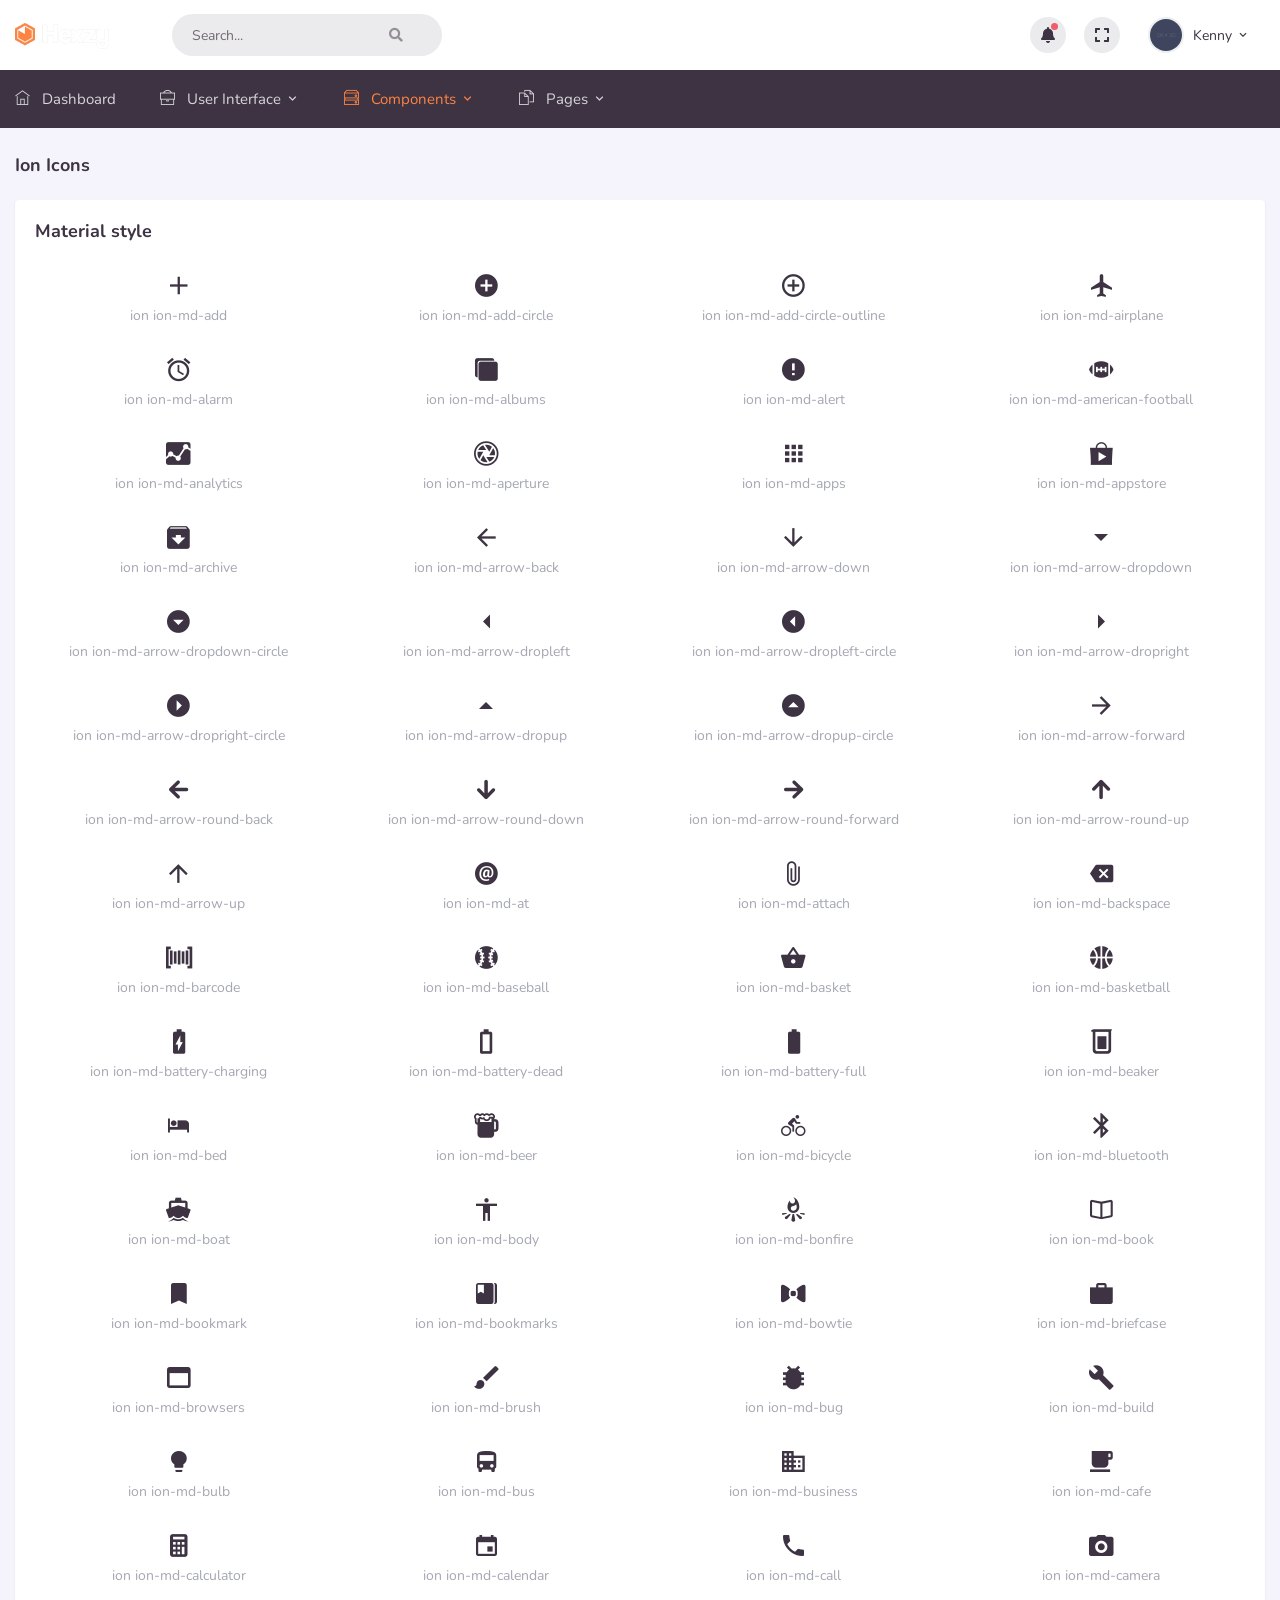
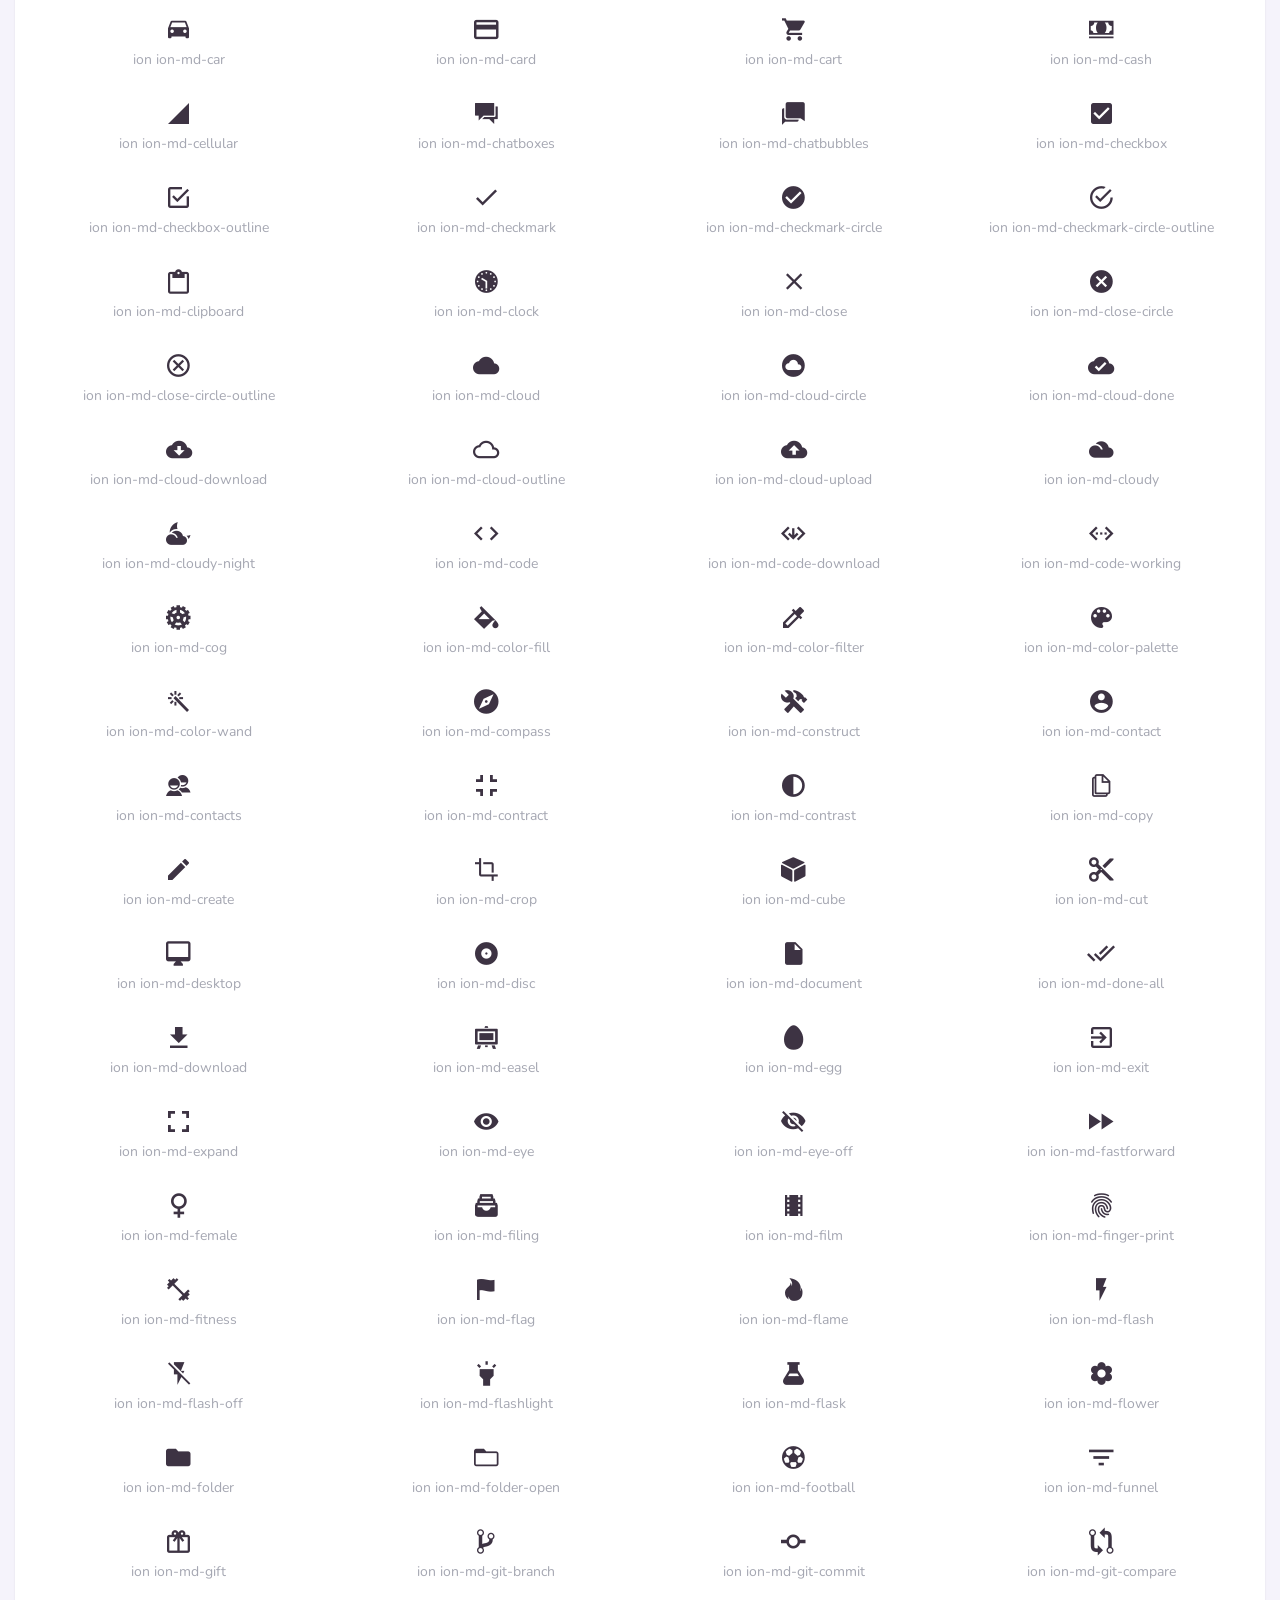
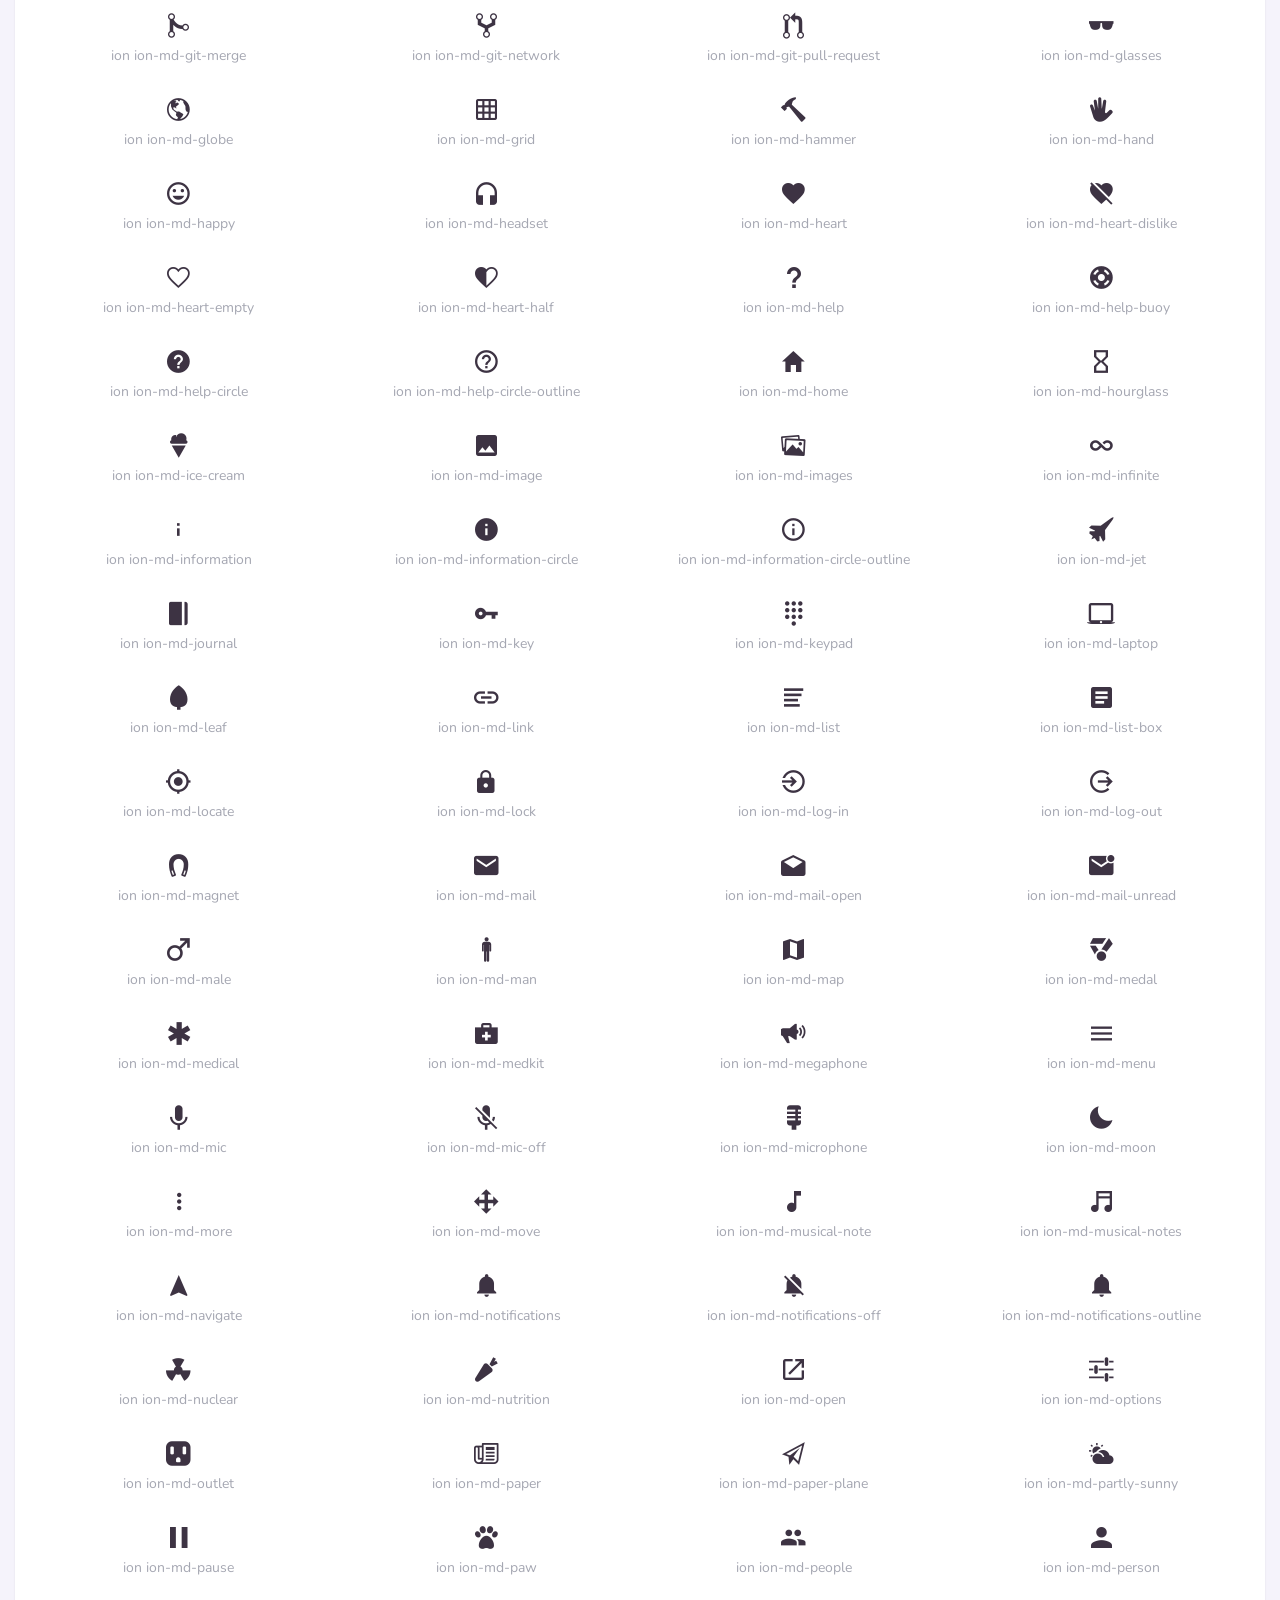
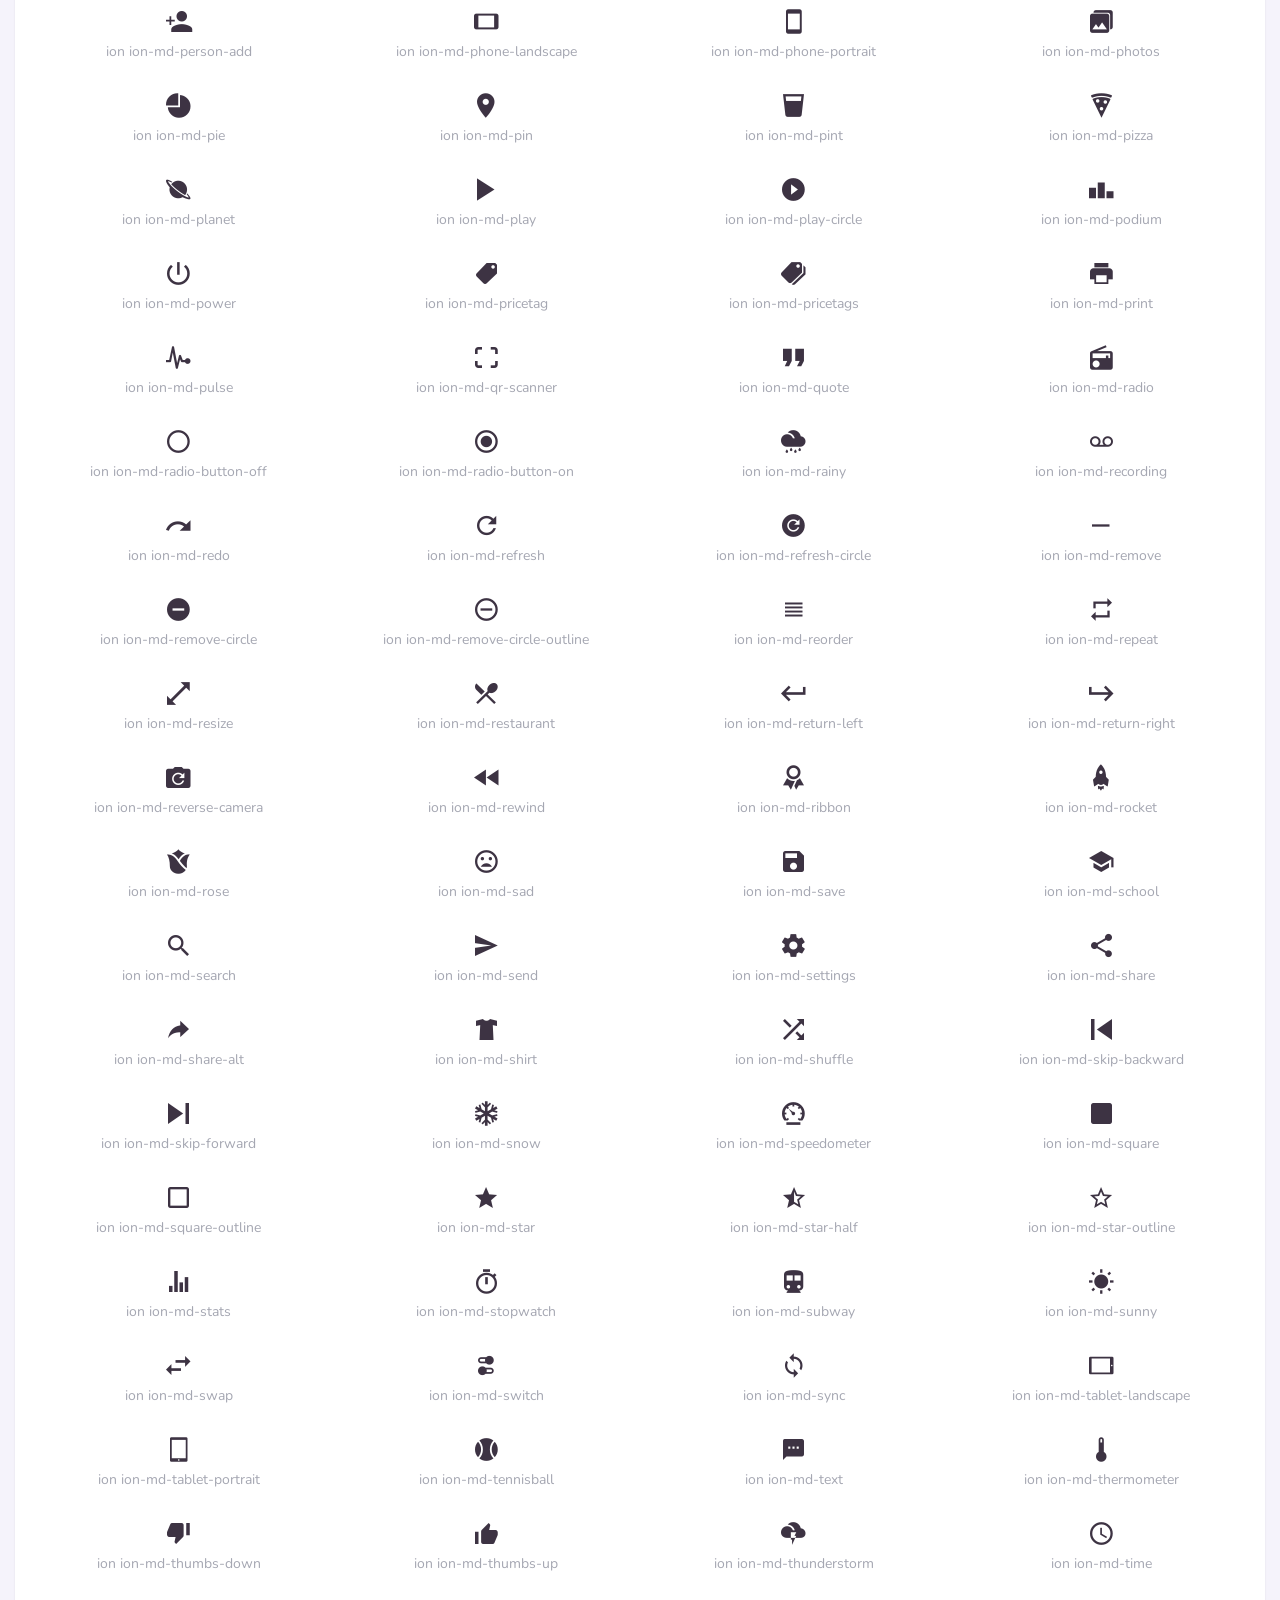
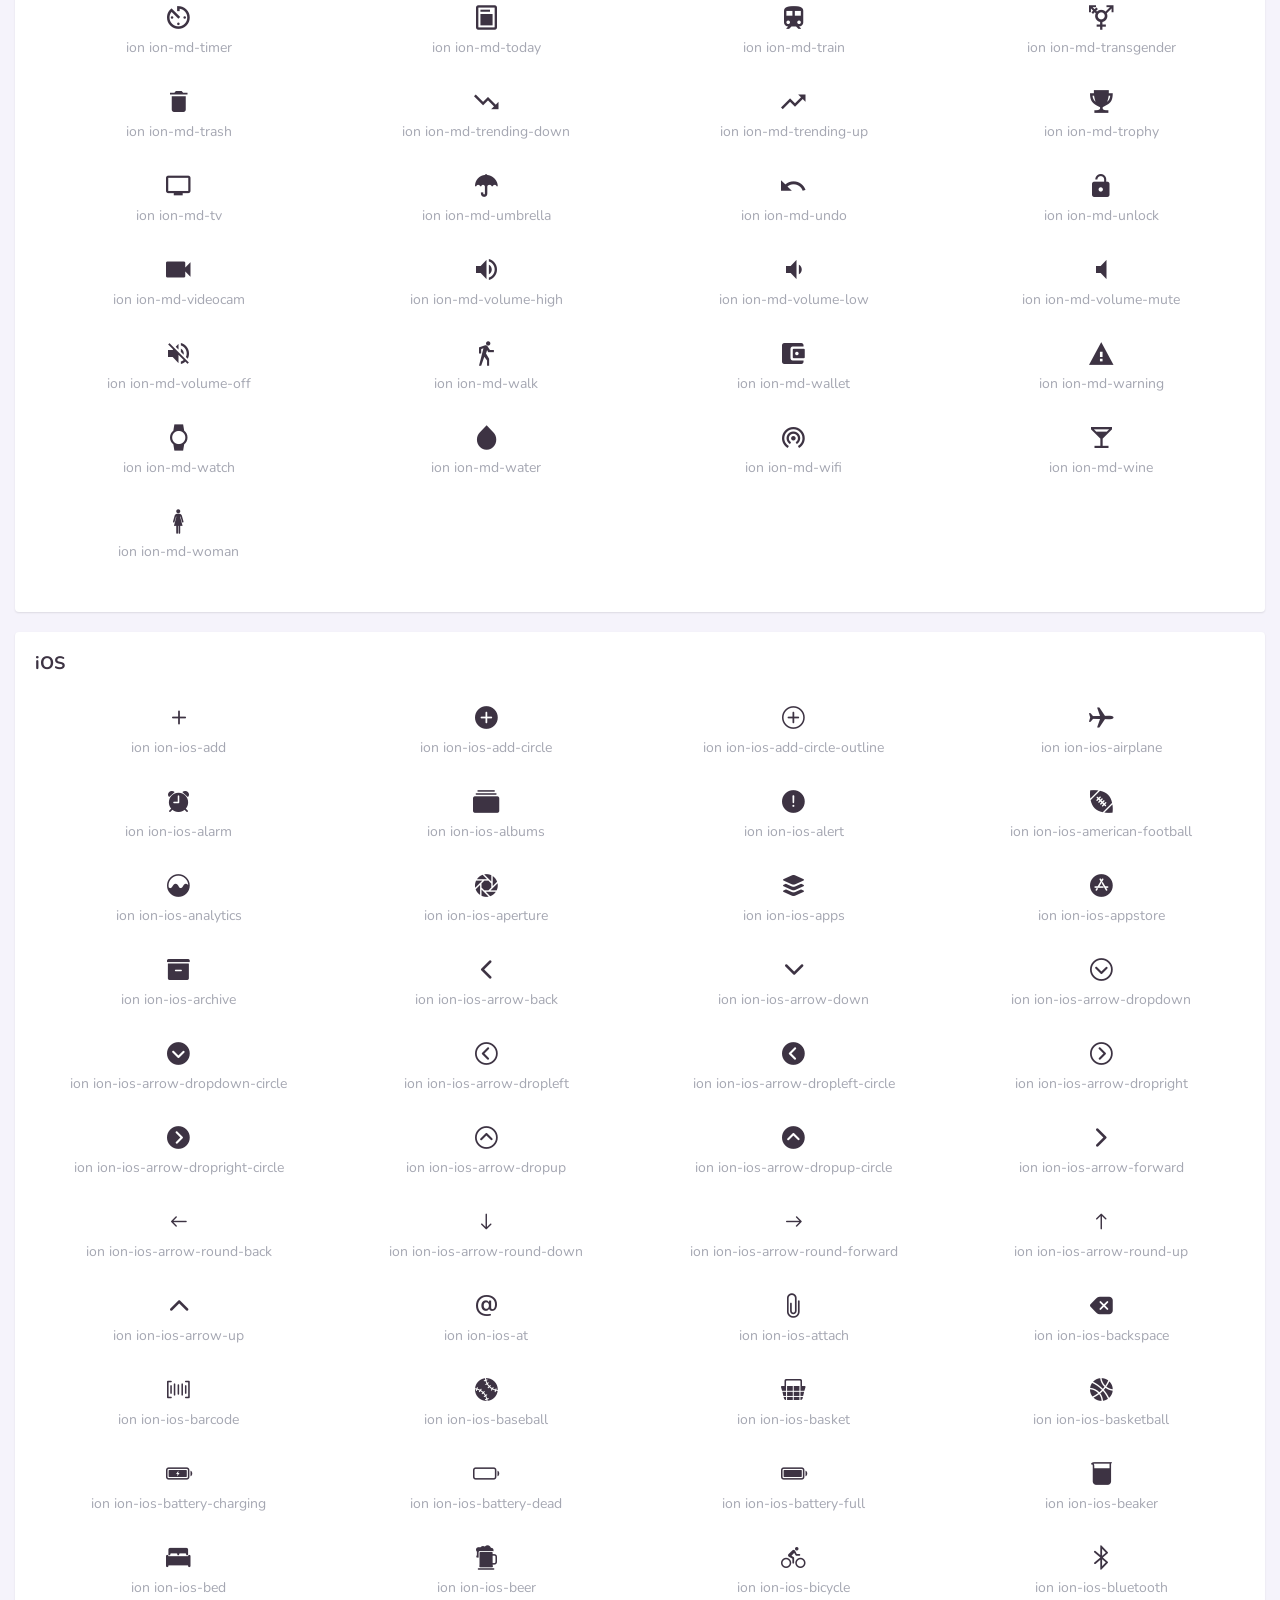
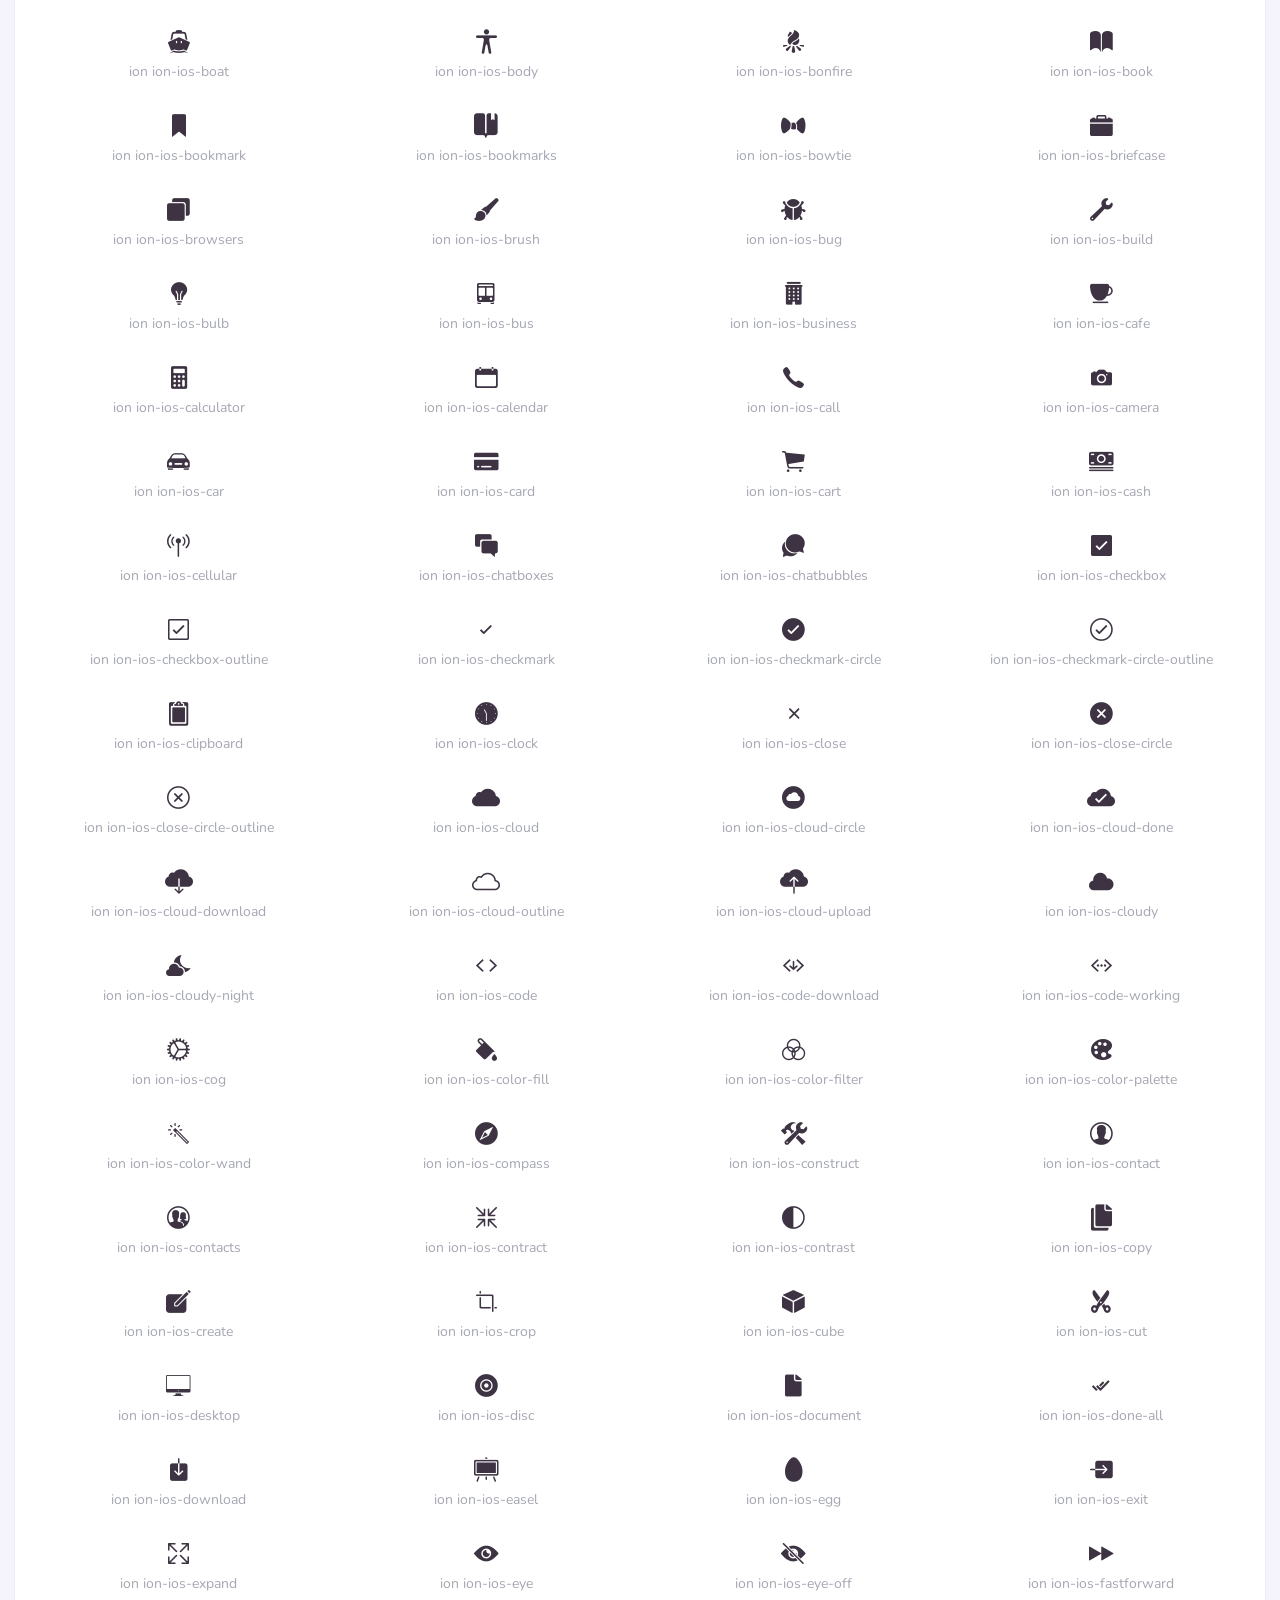
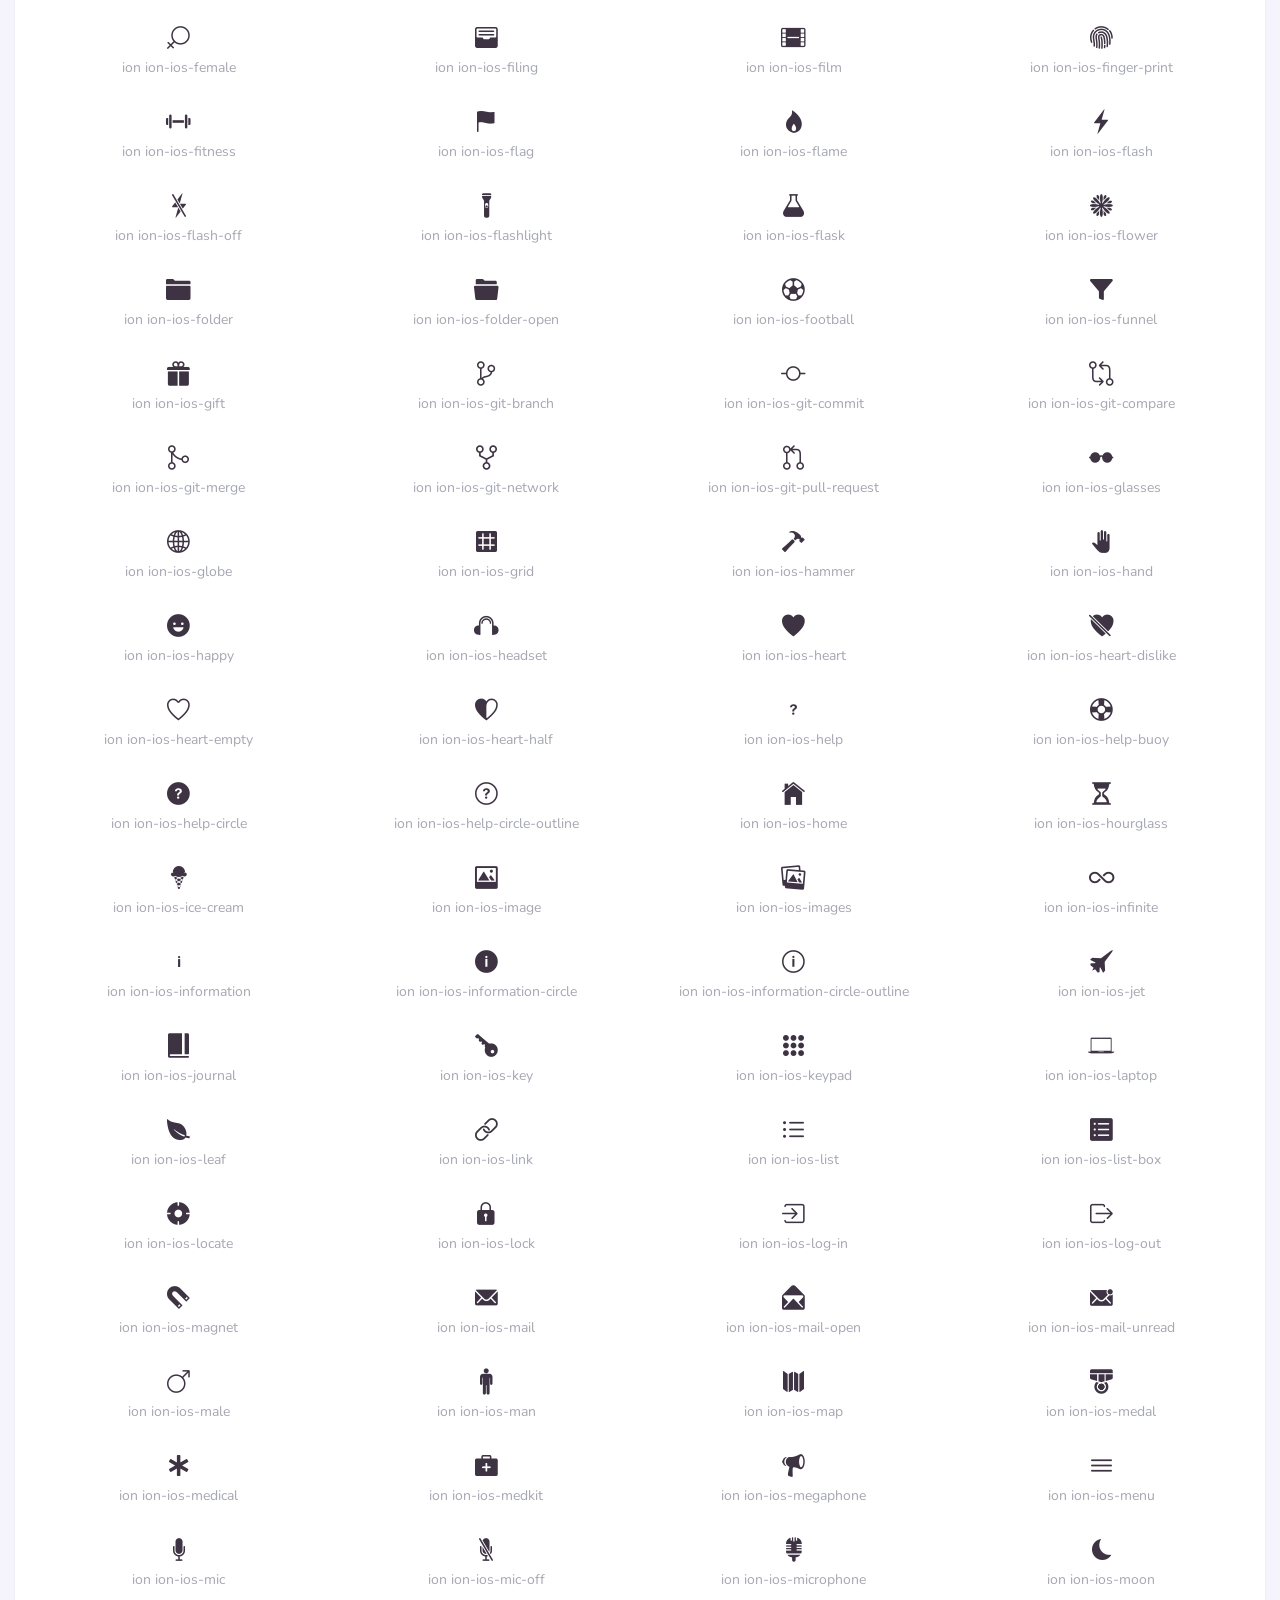
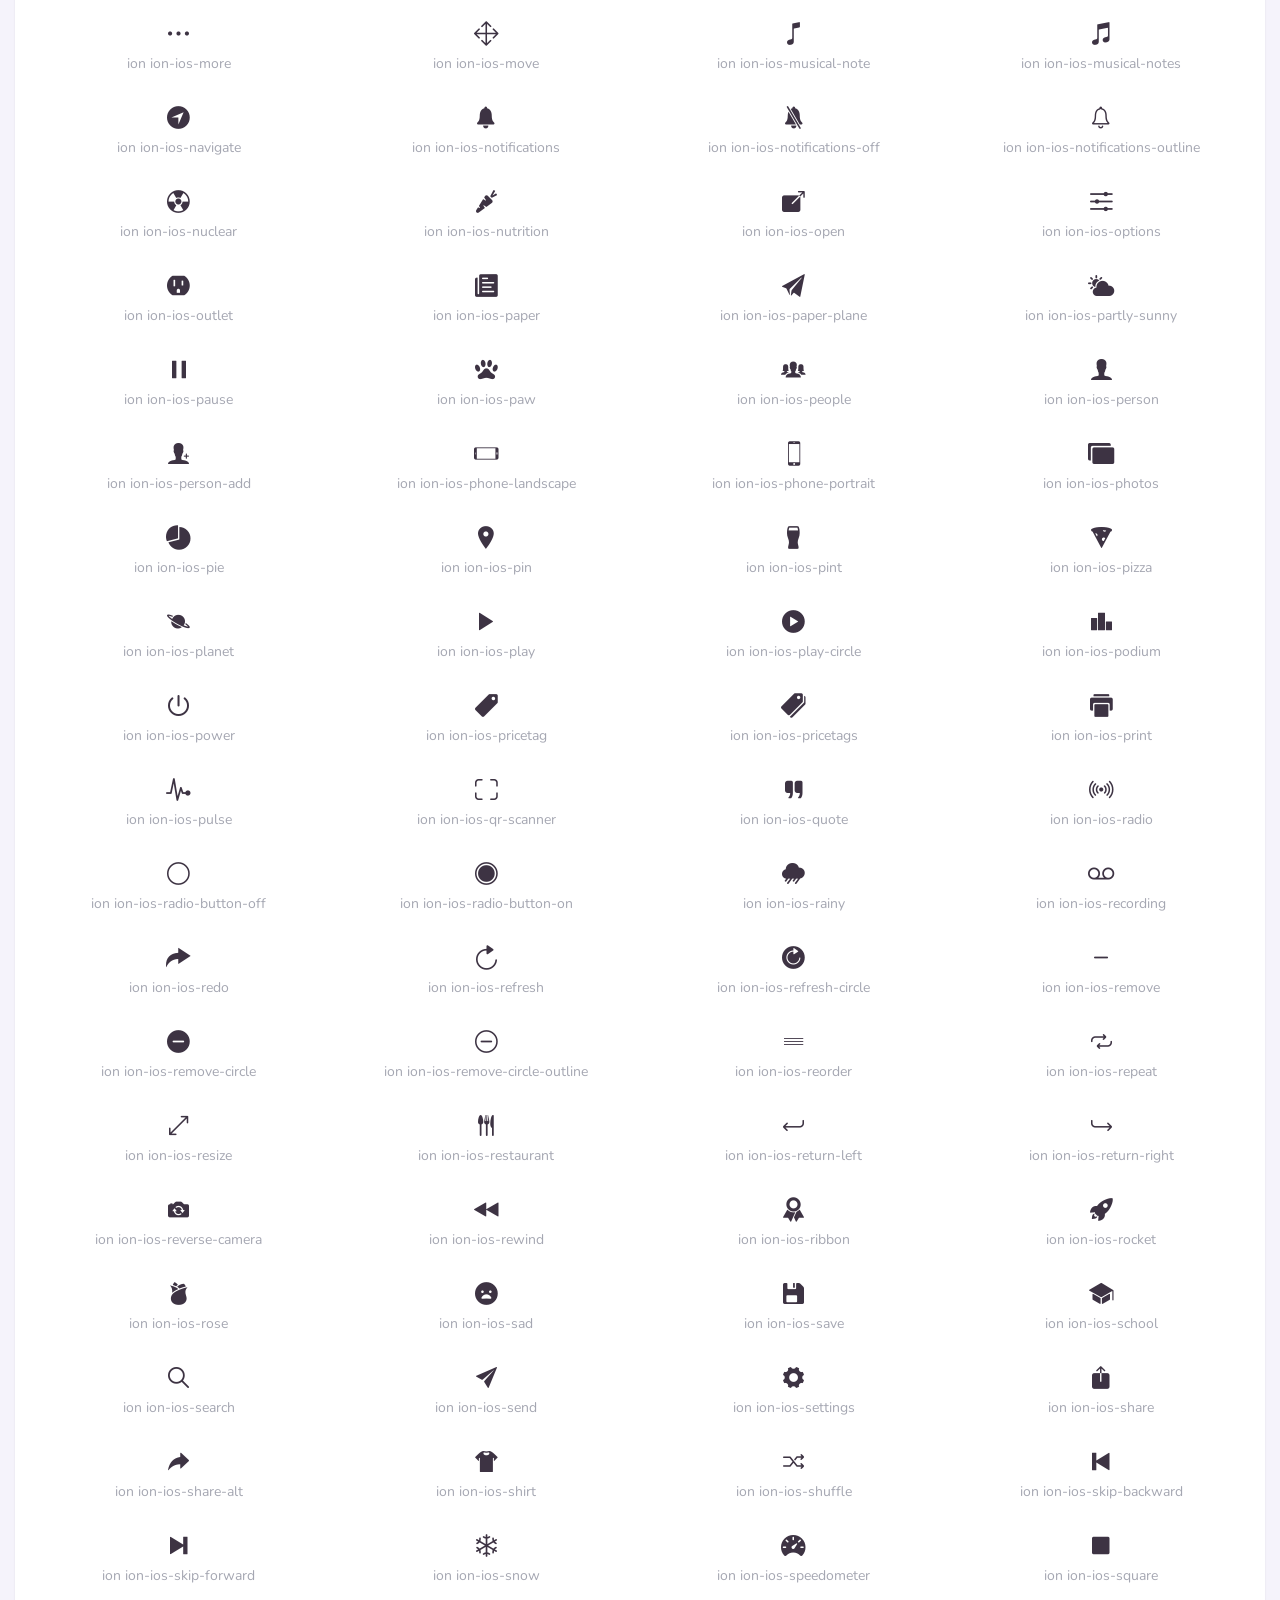
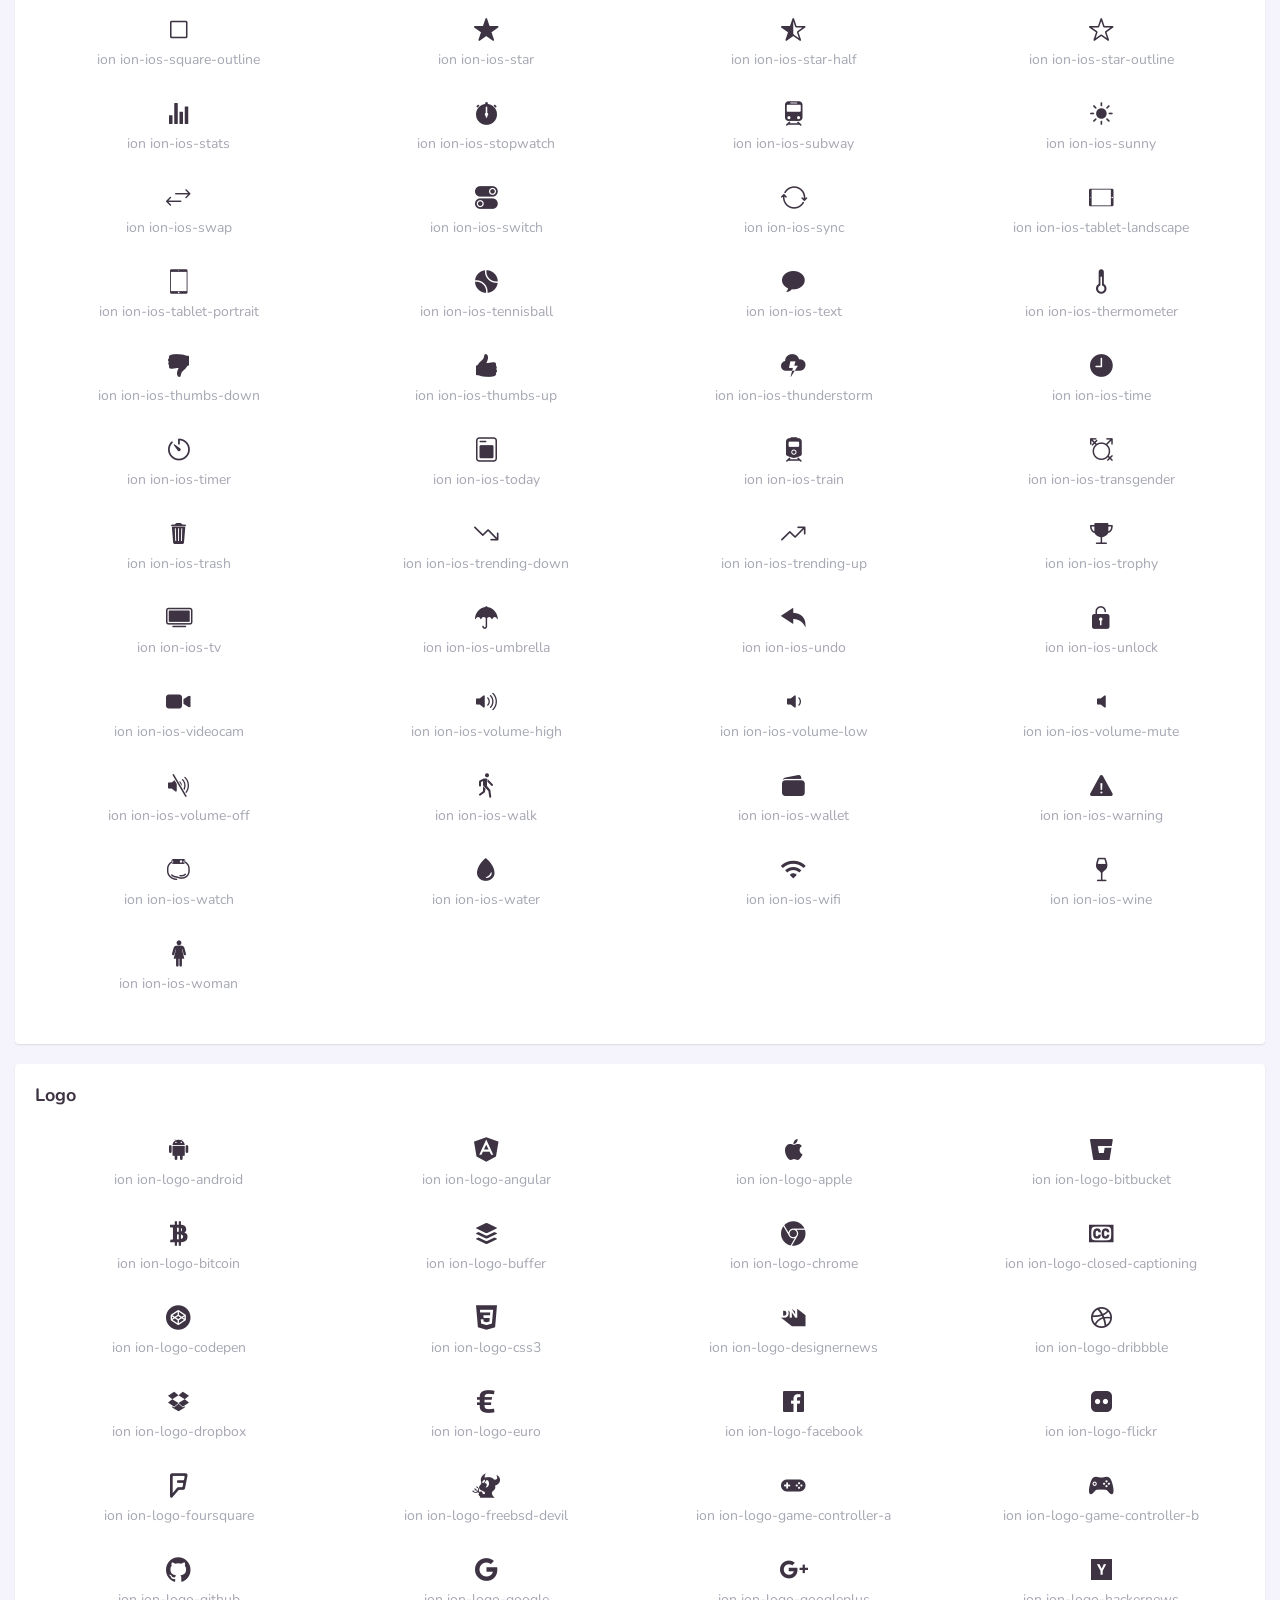
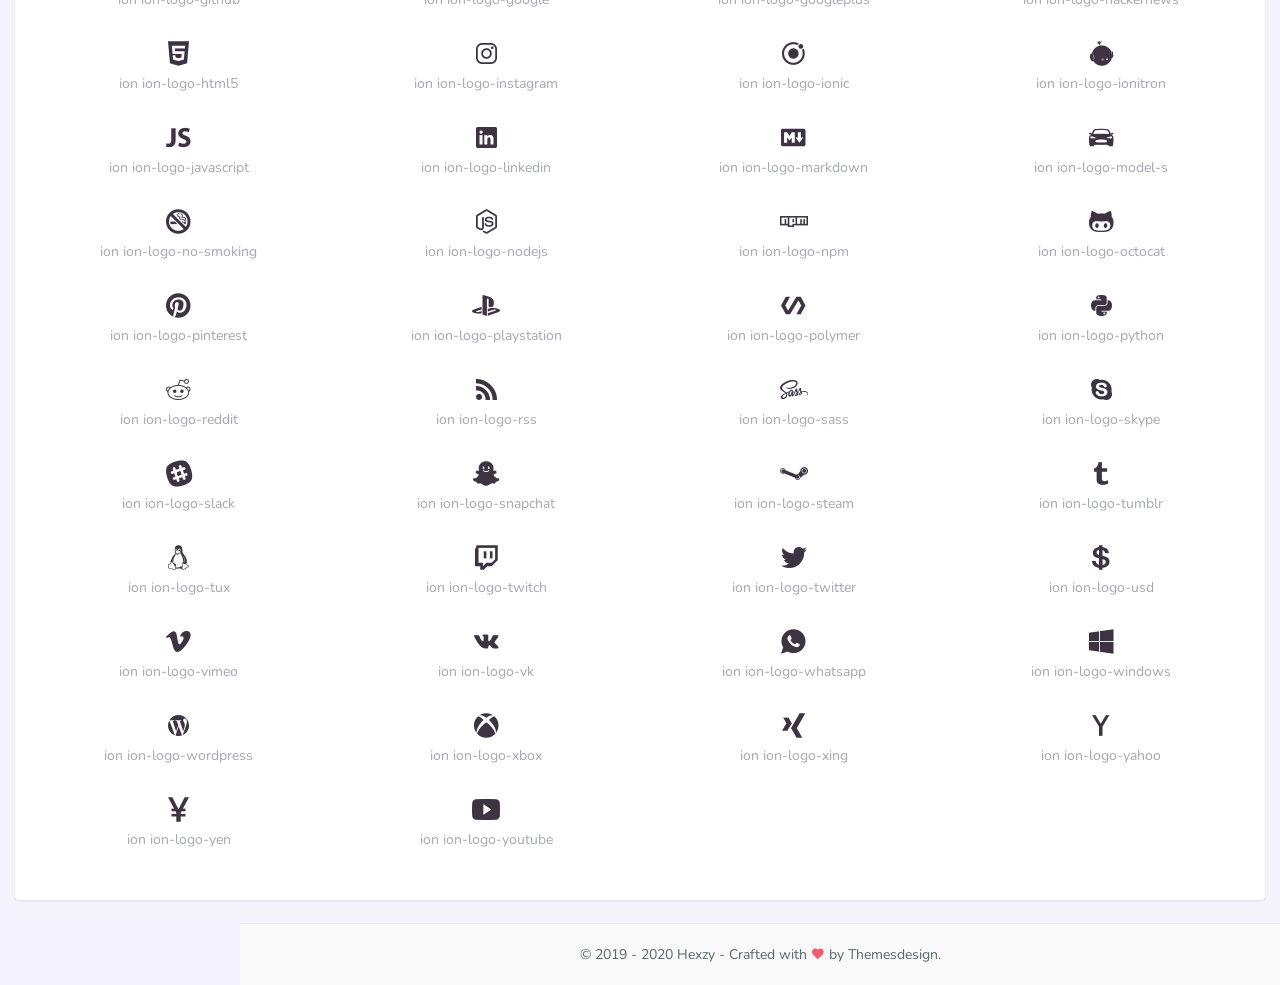
<file: admin/icons-ion.html>
<!doctype html>
<html lang="en">

<head>
    <meta charset="utf-8" />
    <title>Hexzy - Responsive Admin Dashboard Template</title>
    <meta name="viewport" content="width=device-width, initial-scale=1.0" />
    <meta content="Admin Dashboard" name="description" />
    <meta content="ThemeDesign" name="author" />
    <meta http-equiv="X-UA-Compatible" content="IE=edge" />

    <link rel="shortcut icon" href="/images/favicon.ico">

    <link href="assets/css/bootstrap.min.css" rel="stylesheet" type="text/css">
    <link href="assets/css/icons.css" rel="stylesheet" type="text/css">
    <link href="assets/css/style.css" rel="stylesheet" type="text/css">

</head>

<body>

    <div class="header-bg">
        <!-- Navigation Bar-->
        <header id="topnav">
            <div class="topbar-main">
                <div class="container-fluid">

                    <!-- Logo-->
                    <div>
                        <a href="index.html" class="logo">
                           <img src="assets/images/logo-light.png" class="logo-lg" alt="" height="26">
                            <img src="assets/images/logo-sm.png" class="logo-sm" alt="" height="28">
                        </a>
                    </div>
                    <!-- End Logo-->

                    <div class="menu-extras topbar-custom navbar p-0">
                        <ul class="list-inline d-none d-lg-block mb-0">
                            <li class="hide-phone app-search float-left">
                                    <form role="search" class="navbar-form">
                                        <input type="text" placeholder="Search..." class="form-control search-bar">
                                        <a href=""><i class="fa fa-search"></i></a>
                                    </form>
                                </li>
                        </ul>

                        <ul class="mb-0 nav navbar-right ml-auto list-inline">
                            <li class="list-inline-item dropdown notification-list">
                                <a href="#" data-target="#" class="dropdown-toggle waves-effect waves-light notification-icon-box" data-toggle="dropdown" aria-expanded="true">
                                    <i class="fa fa-bell"></i> <span class="badge badge-xs badge-danger"></span>
                                </a>
                                <ul class="dropdown-menu dropdown-menu-lg">
                                    <li class="text-center notifi-title">Notification <span class="badge badge-xs badge-success">3</span></li>
                                    <li class="list-group">
                                        <a href="javascript:void(0);" class="dropdown-item notify-item mt-2">
                                            <div class="notify-icon bg-success"><i class="mdi mdi-cart-outline"></i></div>
                                            <p class="notify-details">Your order is placed<span class="text-muted">Dummy text of the printing and typesetting industry.</span></p>
                                        </a>
                                        <!-- item-->

                                        <!-- item-->
                                        <a href="javascript:void(0);" class="dropdown-item notify-item">
                                            <div class="notify-icon bg-info"><i class="mdi mdi-glass-cocktail"></i></div>
                                            <p class="notify-details">Your item is shipped<span class="text-muted">It is a long established fact that a reader will</span></p>
                                        </a>

                                        <!-- item-->
                                        <a href="javascript:void(0);" class="dropdown-item notify-item mb-2">
                                            <div class="notify-icon bg-danger"><i class="mdi mdi-message-text-outline"></i></div>
                                            <p class="notify-details">New Message received<span class="text-muted">You have 87 unread messages</span></p>
                                        </a>

                                        <!-- last list item -->
                                        <a href="javascript:void(0);" class="list-group-item text-center">
                                            <small class="text-primary mb-0">View all </small>
                                        </a>
                                    </li>
                                </ul>
                            </li>

                            <li class="list-inline-item notification-list d-none d-sm-inline-block">
                                <a href="#" id="btn-fullscreen" class="waves-effect waves-light notification-icon-box"><i class="fas fa-expand"></i></a>
                            </li>
                            <li class="dropdown">
                                <a href="" class="dropdown-toggle profile waves-effect waves-light" data-toggle="dropdown" aria-expanded="true">
                                    <img src="assets/images/users/avatar-1.jpg" alt="user-img" class="rounded-circle">
                                    <span class="profile-username">
                                                                Kenny <span class="mdi mdi-chevron-down font-15"></span>
                                    </span>
                                </a>
                                <ul class="dropdown-menu">
                                    <li><a href="javascript:void(0)" class="dropdown-item"> Profile</a></li>
                                    <li><a href="javascript:void(0)" class="dropdown-item"><span class="badge badge-success float-right">5</span> Settings </a></li>
                                    <li><a href="javascript:void(0)" class="dropdown-item"> Lock screen</a></li>
                                    <li class="dropdown-divider"></li>
                                    <li><a href="javascript:void(0)" class="dropdown-item"> Logout</a></li>
                                </ul>
                            </li>

                            <li class="menu-item dropdown notification-list list-inline-item">
                                <!-- Mobile menu toggle-->
                                <a class="navbar-toggle nav-link">
                                    <div class="lines">
                                        <span></span>
                                        <span></span>
                                        <span></span>
                                    </div>
                                </a>
                                <!-- End mobile menu toggle-->
                            </li>

                        </ul>

                    </div>
                    <!-- end menu-extras -->

                    <div class="clearfix"></div>

                </div>
                <!-- end container -->
            </div>
            <!-- end topbar-main -->

            <!-- MENU Start -->
            <div class="navbar-custom">
                <div class="container-fluid">

                    <div id="navigation">

                        <!-- Navigation Menu-->
                        <ul class="navigation-menu">

                            <li class="has-submenu">
                                <a href="index.html"><i class="ti-home"></i> Dashboard</a>
                            </li>

                            <li class="has-submenu">
                                <a href="#"><i class="ti-briefcase"></i> User Interface <i class="mdi mdi-chevron-down mdi-drop"></i></a>
                                <ul class="submenu megamenu">
                                    <li>
                                        <ul>
                                            <li><a href="ui-buttons.html">Buttons</a></li>
                                            <li><a href="ui-cards.html">Cards</a></li>
                                            <li><a href="ui-tabs-accordions.html">Tabs &amp; Accordions</a></li>
                                            <li><a href="ui-modals.html">Modals</a></li>
                                            <li><a href="ui-components.html">Components</a></li>
                                        </ul>
                                    </li>
                                    <li>
                                        <ul>
                                            <li><a href="ui-progressbars.html">Progress Bars</a></li>
                                            <li><a href="ui-alerts.html">Alerts</a></li>
                                            <li><a href="ui-sweet-alert.html">Sweet-Alert</a></li>
                                            <li><a href="ui-grid.html">Grid</a></li>
                                            <li><a href="typography.html">Typography</a></li>
                                        </ul>
                                    </li>
                                </ul>
                            </li>

                            <li class="has-submenu">
                                <a href="#"><i class="ti-harddrives"></i> Components <i class="mdi mdi-chevron-down mdi-drop"></i></a>
                                <ul class="submenu">
                                    <li class="has-submenu">
                                        <a href="#">Icons</a>
                                        <ul class="submenu">
                                            <li><a href="icons-material.html">Material Design</a></li>
                                            <li><a href="icons-ion.html">Ion Icons</a></li>
                                            <li><a href="icons-fontawesome.html">Font Awesome</a></li>
                                            <li><a href="icons-themify.html">Themify Icons</a></li>
                                        </ul>
                                    </li>
                                    <li class="has-submenu">
                                        <a href="#">Forms</a>
                                        <ul class="submenu">
                                            <li><a href="form-elements.html">General Elements</a></li>
                                            <li><a href="form-validation.html">Form Validation</a></li>
                                            <li><a href="form-advanced.html">Advanced Form</a></li>
                                            <li><a href="form-wysiwyg.html">WYSIWYG Editor</a></li>
                                            <li><a href="form-uploads.html">Multiple File Upload</a></li>
                                        </ul>
                                    </li>

                                    <li>
                                        <a href="calendar.html">Calendar </a>
                                    </li>
                                    <li class="has-submenu">
                                        <a href="#">Tables </a>
                                        <ul class="submenu">
                                            <li><a href="tables-basic.html">Basic Tables</a></li>
                                            <li><a href="tables-datatable.html">Data Table</a></li>
                                        </ul>
                                    </li>
                                    <li class="has-submenu">
                                        <a href="#">Charts </a>
                                        <ul class="submenu">
                                            <li><a href="charts-morris.html">Morris Chart</a></li>
                                            <li><a href="charts-chartjs.html">Chartjs</a></li>
                                            <li><a href="charts-flot.html">Flot Chart</a></li>
                                            <li><a href="charts-other.html">Other Chart</a></li>
                                        </ul>
                                    </li>

                                    <li class="has-submenu">
                                        <a href="#">Maps</a>
                                        <ul class="submenu">
                                            <li><a href="maps-google.html"> Google Map</a></li>
                                            <li><a href="maps-vector.html"> Vector Map</a></li>
                                        </ul>
                                    </li>

                                </ul>
                            </li>

                            

                            <li class="has-submenu">
                                <a href="#"><i class="ti-files"></i> Pages <i class="mdi mdi-chevron-down mdi-drop"></i></a>
                                <ul class="submenu megamenu">

                                    <li>
                                        <ul>
                                            <li><a href="pages-timeline.html">Timeline</a></li>
                                            <li><a href="pages-invoice.html">Invoice</a></li>
                                            <li><a href="pages-directory.html">Directory</a></li>
                                            <li><a href="pages-login.html">Login</a></li>
                                            <li><a href="pages-register.html">Register</a></li>
                                        </ul>
                                    </li>
                                    <li>
                                        <ul>
                                            <li><a href="pages-recoverpw.html">Recover Password</a></li>
                                            <li><a href="pages-lock-screen.html">Lock Screen</a></li>
                                            <li><a href="pages-blank.html">Blank Page</a></li>
                                            <li><a href="pages-404.html">Error 404</a></li>
                                            <li><a href="pages-500.html">Error 500</a></li>
                                        </ul>
                                    </li>
                                </ul>
                            </li>

                        </ul>
                        <!-- End navigation menu -->
                    </div>
                    <!-- end #navigation -->
                </div>
                <!-- end container -->
            </div>
            <!-- end navbar-custom -->
        </header>
        <!-- End Navigation Bar-->

    </div>
    <!-- header-bg -->

    <div class="wrapper">
        <div class="container-fluid">
            <!-- Page-Title -->
            <div class="row">
                <div class="col-sm-12">
                    <div class="page-title-box">
                        <div class="row align-items-center">
                            <div class="col-md-8">
                                <h4 class="page-title m-0">Ion Icons</h4>
                            </div>
                        </div>
                    </div>
                </div>
            </div>

            <div class="row">
                    <div class="col-lg-12">
                        <div class="card">

                            <div class="card-body">

                                <h4 class="m-t-0 m-b-30">Material style</h4>

                                <div class="row icon-demo-content">
                                    
                                    <div class="col-sm-6 col-md-4 col-xl-3">
                                        <i class="ion ion-md-add"></i> ion ion-md-add
                                    </div>
                                    <div class="col-sm-6 col-md-4 col-xl-3">
                                        <i class="ion ion-md-add-circle"></i> ion ion-md-add-circle
                                    </div>
                                    <div class="col-sm-6 col-md-4 col-xl-3">
                                        <i class="ion ion-md-add-circle-outline"></i> ion ion-md-add-circle-outline
                                    </div>
                                    <div class="col-sm-6 col-md-4 col-xl-3">
                                        <i class="ion ion-md-airplane"></i> ion ion-md-airplane
                                    </div>
                                    <div class="col-sm-6 col-md-4 col-xl-3">
                                        <i class="ion ion-md-alarm"></i> ion ion-md-alarm
                                    </div>
                                    <div class="col-sm-6 col-md-4 col-xl-3">
                                        <i class="ion ion-md-albums"></i> ion ion-md-albums
                                    </div>
                                    <div class="col-sm-6 col-md-4 col-xl-3">
                                        <i class="ion ion-md-alert"></i> ion ion-md-alert
                                    </div>
                                    <div class="col-sm-6 col-md-4 col-xl-3">
                                        <i class="ion ion-md-american-football"></i> ion ion-md-american-football
                                    </div>
                                    <div class="col-sm-6 col-md-4 col-xl-3">
                                        <i class="ion ion-md-analytics"></i> ion ion-md-analytics
                                    </div>
                                    <div class="col-sm-6 col-md-4 col-xl-3">
                                        <i class="ion ion-md-aperture"></i> ion ion-md-aperture
                                    </div>
                                    <div class="col-sm-6 col-md-4 col-xl-3">
                                        <i class="ion ion-md-apps"></i> ion ion-md-apps
                                    </div>
                                    <div class="col-sm-6 col-md-4 col-xl-3">
                                        <i class="ion ion-md-appstore"></i> ion ion-md-appstore
                                    </div>
                                    <div class="col-sm-6 col-md-4 col-xl-3">
                                        <i class="ion ion-md-archive"></i> ion ion-md-archive
                                    </div>
                                    <div class="col-sm-6 col-md-4 col-xl-3">
                                        <i class="ion ion-md-arrow-back"></i> ion ion-md-arrow-back
                                    </div>
                                    <div class="col-sm-6 col-md-4 col-xl-3">
                                        <i class="ion ion-md-arrow-down"></i> ion ion-md-arrow-down
                                    </div>
                                    <div class="col-sm-6 col-md-4 col-xl-3">
                                        <i class="ion ion-md-arrow-dropdown"></i> ion ion-md-arrow-dropdown
                                    </div>
                                    <div class="col-sm-6 col-md-4 col-xl-3">
                                        <i class="ion ion-md-arrow-dropdown-circle"></i> ion ion-md-arrow-dropdown-circle
                                    </div>
                                    <div class="col-sm-6 col-md-4 col-xl-3">
                                        <i class="ion ion-md-arrow-dropleft"></i> ion ion-md-arrow-dropleft
                                    </div>
                                    <div class="col-sm-6 col-md-4 col-xl-3">
                                        <i class="ion ion-md-arrow-dropleft-circle"></i> ion ion-md-arrow-dropleft-circle
                                    </div>
                                    <div class="col-sm-6 col-md-4 col-xl-3">
                                        <i class="ion ion-md-arrow-dropright"></i> ion ion-md-arrow-dropright
                                    </div>
                                    <div class="col-sm-6 col-md-4 col-xl-3">
                                        <i class="ion ion-md-arrow-dropright-circle"></i> ion ion-md-arrow-dropright-circle
                                    </div>
                                    <div class="col-sm-6 col-md-4 col-xl-3">
                                        <i class="ion ion-md-arrow-dropup"></i> ion ion-md-arrow-dropup
                                    </div>
                                    <div class="col-sm-6 col-md-4 col-xl-3">
                                        <i class="ion ion-md-arrow-dropup-circle"></i> ion ion-md-arrow-dropup-circle
                                    </div>
                                    <div class="col-sm-6 col-md-4 col-xl-3">
                                        <i class="ion ion-md-arrow-forward"></i> ion ion-md-arrow-forward
                                    </div>
                                    <div class="col-sm-6 col-md-4 col-xl-3">
                                        <i class="ion ion-md-arrow-round-back"></i> ion ion-md-arrow-round-back
                                    </div>
                                    <div class="col-sm-6 col-md-4 col-xl-3">
                                        <i class="ion ion-md-arrow-round-down"></i> ion ion-md-arrow-round-down
                                    </div>
                                    <div class="col-sm-6 col-md-4 col-xl-3">
                                        <i class="ion ion-md-arrow-round-forward"></i> ion ion-md-arrow-round-forward
                                    </div>
                                    <div class="col-sm-6 col-md-4 col-xl-3">
                                        <i class="ion ion-md-arrow-round-up"></i> ion ion-md-arrow-round-up
                                    </div>
                                    <div class="col-sm-6 col-md-4 col-xl-3">
                                        <i class="ion ion-md-arrow-up"></i> ion ion-md-arrow-up
                                    </div>
                                    <div class="col-sm-6 col-md-4 col-xl-3">
                                        <i class="ion ion-md-at"></i> ion ion-md-at
                                    </div>
                                    <div class="col-sm-6 col-md-4 col-xl-3">
                                        <i class="ion ion-md-attach"></i> ion ion-md-attach
                                    </div>
                                    <div class="col-sm-6 col-md-4 col-xl-3">
                                        <i class="ion ion-md-backspace"></i> ion ion-md-backspace
                                    </div>
                                    <div class="col-sm-6 col-md-4 col-xl-3">
                                        <i class="ion ion-md-barcode"></i> ion ion-md-barcode
                                    </div>
                                    <div class="col-sm-6 col-md-4 col-xl-3">
                                        <i class="ion ion-md-baseball"></i> ion ion-md-baseball
                                    </div>
                                    <div class="col-sm-6 col-md-4 col-xl-3">
                                        <i class="ion ion-md-basket"></i> ion ion-md-basket
                                    </div>
                                    <div class="col-sm-6 col-md-4 col-xl-3">
                                        <i class="ion ion-md-basketball"></i> ion ion-md-basketball
                                    </div>
                                    <div class="col-sm-6 col-md-4 col-xl-3">
                                        <i class="ion ion-md-battery-charging"></i> ion ion-md-battery-charging
                                    </div>
                                    <div class="col-sm-6 col-md-4 col-xl-3">
                                        <i class="ion ion-md-battery-dead"></i> ion ion-md-battery-dead
                                    </div>
                                    <div class="col-sm-6 col-md-4 col-xl-3">
                                        <i class="ion ion-md-battery-full"></i> ion ion-md-battery-full
                                    </div>
                                    <div class="col-sm-6 col-md-4 col-xl-3">
                                        <i class="ion ion-md-beaker"></i> ion ion-md-beaker
                                    </div>
                                    <div class="col-sm-6 col-md-4 col-xl-3">
                                        <i class="ion ion-md-bed"></i> ion ion-md-bed
                                    </div>
                                    <div class="col-sm-6 col-md-4 col-xl-3">
                                        <i class="ion ion-md-beer"></i> ion ion-md-beer
                                    </div>
                                    <div class="col-sm-6 col-md-4 col-xl-3">
                                        <i class="ion ion-md-bicycle"></i> ion ion-md-bicycle
                                    </div>
                                    <div class="col-sm-6 col-md-4 col-xl-3">
                                        <i class="ion ion-md-bluetooth"></i> ion ion-md-bluetooth
                                    </div>
                                    <div class="col-sm-6 col-md-4 col-xl-3">
                                        <i class="ion ion-md-boat"></i> ion ion-md-boat
                                    </div>
                                    <div class="col-sm-6 col-md-4 col-xl-3">
                                        <i class="ion ion-md-body"></i> ion ion-md-body
                                    </div>
                                    <div class="col-sm-6 col-md-4 col-xl-3">
                                        <i class="ion ion-md-bonfire"></i> ion ion-md-bonfire
                                    </div>
                                    <div class="col-sm-6 col-md-4 col-xl-3">
                                        <i class="ion ion-md-book"></i> ion ion-md-book
                                    </div>
                                    <div class="col-sm-6 col-md-4 col-xl-3">
                                        <i class="ion ion-md-bookmark"></i> ion ion-md-bookmark
                                    </div>
                                    <div class="col-sm-6 col-md-4 col-xl-3">
                                        <i class="ion ion-md-bookmarks"></i> ion ion-md-bookmarks
                                    </div>
                                    <div class="col-sm-6 col-md-4 col-xl-3">
                                        <i class="ion ion-md-bowtie"></i> ion ion-md-bowtie
                                    </div>
                                    <div class="col-sm-6 col-md-4 col-xl-3">
                                        <i class="ion ion-md-briefcase"></i> ion ion-md-briefcase
                                    </div>
                                    <div class="col-sm-6 col-md-4 col-xl-3">
                                        <i class="ion ion-md-browsers"></i> ion ion-md-browsers
                                    </div>
                                    <div class="col-sm-6 col-md-4 col-xl-3">
                                        <i class="ion ion-md-brush"></i> ion ion-md-brush
                                    </div>
                                    <div class="col-sm-6 col-md-4 col-xl-3">
                                        <i class="ion ion-md-bug"></i> ion ion-md-bug
                                    </div>
                                    <div class="col-sm-6 col-md-4 col-xl-3">
                                        <i class="ion ion-md-build"></i> ion ion-md-build
                                    </div>
                                    <div class="col-sm-6 col-md-4 col-xl-3">
                                        <i class="ion ion-md-bulb"></i> ion ion-md-bulb
                                    </div>
                                    <div class="col-sm-6 col-md-4 col-xl-3">
                                        <i class="ion ion-md-bus"></i> ion ion-md-bus
                                    </div>
                                    <div class="col-sm-6 col-md-4 col-xl-3">
                                        <i class="ion ion-md-business"></i> ion ion-md-business
                                    </div>
                                    <div class="col-sm-6 col-md-4 col-xl-3">
                                        <i class="ion ion-md-cafe"></i> ion ion-md-cafe
                                    </div>
                                    <div class="col-sm-6 col-md-4 col-xl-3">
                                        <i class="ion ion-md-calculator"></i> ion ion-md-calculator
                                    </div>
                                    <div class="col-sm-6 col-md-4 col-xl-3">
                                        <i class="ion ion-md-calendar"></i> ion ion-md-calendar
                                    </div>
                                    <div class="col-sm-6 col-md-4 col-xl-3">
                                        <i class="ion ion-md-call"></i> ion ion-md-call
                                    </div>
                                    <div class="col-sm-6 col-md-4 col-xl-3">
                                        <i class="ion ion-md-camera"></i> ion ion-md-camera
                                    </div>
                                    <div class="col-sm-6 col-md-4 col-xl-3">
                                        <i class="ion ion-md-car"></i> ion ion-md-car
                                    </div>
                                    <div class="col-sm-6 col-md-4 col-xl-3">
                                        <i class="ion ion-md-card"></i> ion ion-md-card
                                    </div>
                                    <div class="col-sm-6 col-md-4 col-xl-3">
                                        <i class="ion ion-md-cart"></i> ion ion-md-cart
                                    </div>
                                    <div class="col-sm-6 col-md-4 col-xl-3">
                                        <i class="ion ion-md-cash"></i> ion ion-md-cash
                                    </div>
                                    <div class="col-sm-6 col-md-4 col-xl-3">
                                        <i class="ion ion-md-cellular"></i> ion ion-md-cellular
                                    </div>
                                    <div class="col-sm-6 col-md-4 col-xl-3">
                                        <i class="ion ion-md-chatboxes"></i> ion ion-md-chatboxes
                                    </div>
                                    <div class="col-sm-6 col-md-4 col-xl-3">
                                        <i class="ion ion-md-chatbubbles"></i> ion ion-md-chatbubbles
                                    </div>
                                    <div class="col-sm-6 col-md-4 col-xl-3">
                                        <i class="ion ion-md-checkbox"></i> ion ion-md-checkbox
                                    </div>
                                    <div class="col-sm-6 col-md-4 col-xl-3">
                                        <i class="ion ion-md-checkbox-outline"></i> ion ion-md-checkbox-outline
                                    </div>
                                    <div class="col-sm-6 col-md-4 col-xl-3">
                                        <i class="ion ion-md-checkmark"></i> ion ion-md-checkmark
                                    </div>
                                    <div class="col-sm-6 col-md-4 col-xl-3">
                                        <i class="ion ion-md-checkmark-circle"></i> ion ion-md-checkmark-circle
                                    </div>
                                    <div class="col-sm-6 col-md-4 col-xl-3">
                                        <i class="ion ion-md-checkmark-circle-outline"></i> ion ion-md-checkmark-circle-outline
                                    </div>
                                    <div class="col-sm-6 col-md-4 col-xl-3">
                                        <i class="ion ion-md-clipboard"></i> ion ion-md-clipboard
                                    </div>
                                    <div class="col-sm-6 col-md-4 col-xl-3">
                                        <i class="ion ion-md-clock"></i> ion ion-md-clock
                                    </div>
                                    <div class="col-sm-6 col-md-4 col-xl-3">
                                        <i class="ion ion-md-close"></i> ion ion-md-close
                                    </div>
                                    <div class="col-sm-6 col-md-4 col-xl-3">
                                        <i class="ion ion-md-close-circle"></i> ion ion-md-close-circle
                                    </div>
                                    <div class="col-sm-6 col-md-4 col-xl-3">
                                        <i class="ion ion-md-close-circle-outline"></i> ion ion-md-close-circle-outline
                                    </div>
                                    <div class="col-sm-6 col-md-4 col-xl-3">
                                        <i class="ion ion-md-cloud"></i> ion ion-md-cloud
                                    </div>
                                    <div class="col-sm-6 col-md-4 col-xl-3">
                                        <i class="ion ion-md-cloud-circle"></i> ion ion-md-cloud-circle
                                    </div>
                                    <div class="col-sm-6 col-md-4 col-xl-3">
                                        <i class="ion ion-md-cloud-done"></i> ion ion-md-cloud-done
                                    </div>
                                    <div class="col-sm-6 col-md-4 col-xl-3">
                                        <i class="ion ion-md-cloud-download"></i> ion ion-md-cloud-download
                                    </div>
                                    <div class="col-sm-6 col-md-4 col-xl-3">
                                        <i class="ion ion-md-cloud-outline"></i> ion ion-md-cloud-outline
                                    </div>
                                    <div class="col-sm-6 col-md-4 col-xl-3">
                                        <i class="ion ion-md-cloud-upload"></i> ion ion-md-cloud-upload
                                    </div>
                                    <div class="col-sm-6 col-md-4 col-xl-3">
                                        <i class="ion ion-md-cloudy"></i> ion ion-md-cloudy
                                    </div>
                                    <div class="col-sm-6 col-md-4 col-xl-3">
                                        <i class="ion ion-md-cloudy-night"></i> ion ion-md-cloudy-night
                                    </div>
                                    <div class="col-sm-6 col-md-4 col-xl-3">
                                        <i class="ion ion-md-code"></i> ion ion-md-code
                                    </div>
                                    <div class="col-sm-6 col-md-4 col-xl-3">
                                        <i class="ion ion-md-code-download"></i> ion ion-md-code-download
                                    </div>
                                    <div class="col-sm-6 col-md-4 col-xl-3">
                                        <i class="ion ion-md-code-working"></i> ion ion-md-code-working
                                    </div>
                                    <div class="col-sm-6 col-md-4 col-xl-3">
                                        <i class="ion ion-md-cog"></i> ion ion-md-cog
                                    </div>
                                    <div class="col-sm-6 col-md-4 col-xl-3">
                                        <i class="ion ion-md-color-fill"></i> ion ion-md-color-fill
                                    </div>
                                    <div class="col-sm-6 col-md-4 col-xl-3">
                                        <i class="ion ion-md-color-filter"></i> ion ion-md-color-filter
                                    </div>
                                    <div class="col-sm-6 col-md-4 col-xl-3">
                                        <i class="ion ion-md-color-palette"></i> ion ion-md-color-palette
                                    </div>
                                    <div class="col-sm-6 col-md-4 col-xl-3">
                                        <i class="ion ion-md-color-wand"></i> ion ion-md-color-wand
                                    </div>
                                    <div class="col-sm-6 col-md-4 col-xl-3">
                                        <i class="ion ion-md-compass"></i> ion ion-md-compass
                                    </div>
                                    <div class="col-sm-6 col-md-4 col-xl-3">
                                        <i class="ion ion-md-construct"></i> ion ion-md-construct
                                    </div>
                                    <div class="col-sm-6 col-md-4 col-xl-3">
                                        <i class="ion ion-md-contact"></i> ion ion-md-contact
                                    </div>
                                    <div class="col-sm-6 col-md-4 col-xl-3">
                                        <i class="ion ion-md-contacts"></i> ion ion-md-contacts
                                    </div>
                                    <div class="col-sm-6 col-md-4 col-xl-3">
                                        <i class="ion ion-md-contract"></i> ion ion-md-contract
                                    </div>
                                    <div class="col-sm-6 col-md-4 col-xl-3">
                                        <i class="ion ion-md-contrast"></i> ion ion-md-contrast
                                    </div>
                                    <div class="col-sm-6 col-md-4 col-xl-3">
                                        <i class="ion ion-md-copy"></i> ion ion-md-copy
                                    </div>
                                    <div class="col-sm-6 col-md-4 col-xl-3">
                                        <i class="ion ion-md-create"></i> ion ion-md-create
                                    </div>
                                    <div class="col-sm-6 col-md-4 col-xl-3">
                                        <i class="ion ion-md-crop"></i> ion ion-md-crop
                                    </div>
                                    <div class="col-sm-6 col-md-4 col-xl-3">
                                        <i class="ion ion-md-cube"></i> ion ion-md-cube
                                    </div>
                                    <div class="col-sm-6 col-md-4 col-xl-3">
                                        <i class="ion ion-md-cut"></i> ion ion-md-cut
                                    </div>
                                    <div class="col-sm-6 col-md-4 col-xl-3">
                                        <i class="ion ion-md-desktop"></i> ion ion-md-desktop
                                    </div>
                                    <div class="col-sm-6 col-md-4 col-xl-3">
                                        <i class="ion ion-md-disc"></i> ion ion-md-disc
                                    </div>
                                    <div class="col-sm-6 col-md-4 col-xl-3">
                                        <i class="ion ion-md-document"></i> ion ion-md-document
                                    </div>
                                    <div class="col-sm-6 col-md-4 col-xl-3">
                                        <i class="ion ion-md-done-all"></i> ion ion-md-done-all
                                    </div>
                                    <div class="col-sm-6 col-md-4 col-xl-3">
                                        <i class="ion ion-md-download"></i> ion ion-md-download
                                    </div>
                                    <div class="col-sm-6 col-md-4 col-xl-3">
                                        <i class="ion ion-md-easel"></i> ion ion-md-easel
                                    </div>
                                    <div class="col-sm-6 col-md-4 col-xl-3">
                                        <i class="ion ion-md-egg"></i> ion ion-md-egg
                                    </div>
                                    <div class="col-sm-6 col-md-4 col-xl-3">
                                        <i class="ion ion-md-exit"></i> ion ion-md-exit
                                    </div>
                                    <div class="col-sm-6 col-md-4 col-xl-3">
                                        <i class="ion ion-md-expand"></i> ion ion-md-expand
                                    </div>
                                    <div class="col-sm-6 col-md-4 col-xl-3">
                                        <i class="ion ion-md-eye"></i> ion ion-md-eye
                                    </div>
                                    <div class="col-sm-6 col-md-4 col-xl-3">
                                        <i class="ion ion-md-eye-off"></i> ion ion-md-eye-off
                                    </div>
                                    <div class="col-sm-6 col-md-4 col-xl-3">
                                        <i class="ion ion-md-fastforward"></i> ion ion-md-fastforward
                                    </div>
                                    <div class="col-sm-6 col-md-4 col-xl-3">
                                        <i class="ion ion-md-female"></i> ion ion-md-female
                                    </div>
                                    <div class="col-sm-6 col-md-4 col-xl-3">
                                        <i class="ion ion-md-filing"></i> ion ion-md-filing
                                    </div>
                                    <div class="col-sm-6 col-md-4 col-xl-3">
                                        <i class="ion ion-md-film"></i> ion ion-md-film
                                    </div>
                                    <div class="col-sm-6 col-md-4 col-xl-3">
                                        <i class="ion ion-md-finger-print"></i> ion ion-md-finger-print
                                    </div>
                                    <div class="col-sm-6 col-md-4 col-xl-3">
                                        <i class="ion ion-md-fitness"></i> ion ion-md-fitness
                                    </div>
                                    <div class="col-sm-6 col-md-4 col-xl-3">
                                        <i class="ion ion-md-flag"></i> ion ion-md-flag
                                    </div>
                                    <div class="col-sm-6 col-md-4 col-xl-3">
                                        <i class="ion ion-md-flame"></i> ion ion-md-flame
                                    </div>
                                    <div class="col-sm-6 col-md-4 col-xl-3">
                                        <i class="ion ion-md-flash"></i> ion ion-md-flash
                                    </div>
                                    <div class="col-sm-6 col-md-4 col-xl-3">
                                        <i class="ion ion-md-flash-off"></i> ion ion-md-flash-off
                                    </div>
                                    <div class="col-sm-6 col-md-4 col-xl-3">
                                        <i class="ion ion-md-flashlight"></i> ion ion-md-flashlight
                                    </div>
                                    <div class="col-sm-6 col-md-4 col-xl-3">
                                        <i class="ion ion-md-flask"></i> ion ion-md-flask
                                    </div>
                                    <div class="col-sm-6 col-md-4 col-xl-3">
                                        <i class="ion ion-md-flower"></i> ion ion-md-flower
                                    </div>
                                    <div class="col-sm-6 col-md-4 col-xl-3">
                                        <i class="ion ion-md-folder"></i> ion ion-md-folder
                                    </div>
                                    <div class="col-sm-6 col-md-4 col-xl-3">
                                        <i class="ion ion-md-folder-open"></i> ion ion-md-folder-open
                                    </div>
                                    <div class="col-sm-6 col-md-4 col-xl-3">
                                        <i class="ion ion-md-football"></i> ion ion-md-football
                                    </div>
                                    <div class="col-sm-6 col-md-4 col-xl-3">
                                        <i class="ion ion-md-funnel"></i> ion ion-md-funnel
                                    </div>
                                    <div class="col-sm-6 col-md-4 col-xl-3">
                                        <i class="ion ion-md-gift"></i> ion ion-md-gift
                                    </div>
                                    <div class="col-sm-6 col-md-4 col-xl-3">
                                        <i class="ion ion-md-git-branch"></i> ion ion-md-git-branch
                                    </div>
                                    <div class="col-sm-6 col-md-4 col-xl-3">
                                        <i class="ion ion-md-git-commit"></i> ion ion-md-git-commit
                                    </div>
                                    <div class="col-sm-6 col-md-4 col-xl-3">
                                        <i class="ion ion-md-git-compare"></i> ion ion-md-git-compare
                                    </div>
                                    <div class="col-sm-6 col-md-4 col-xl-3">
                                        <i class="ion ion-md-git-merge"></i> ion ion-md-git-merge
                                    </div>
                                    <div class="col-sm-6 col-md-4 col-xl-3">
                                        <i class="ion ion-md-git-network"></i> ion ion-md-git-network
                                    </div>
                                    <div class="col-sm-6 col-md-4 col-xl-3">
                                        <i class="ion ion-md-git-pull-request"></i> ion ion-md-git-pull-request
                                    </div>
                                    <div class="col-sm-6 col-md-4 col-xl-3">
                                        <i class="ion ion-md-glasses"></i> ion ion-md-glasses
                                    </div>
                                    <div class="col-sm-6 col-md-4 col-xl-3">
                                        <i class="ion ion-md-globe"></i> ion ion-md-globe
                                    </div>
                                    <div class="col-sm-6 col-md-4 col-xl-3">
                                        <i class="ion ion-md-grid"></i> ion ion-md-grid
                                    </div>
                                    <div class="col-sm-6 col-md-4 col-xl-3">
                                        <i class="ion ion-md-hammer"></i> ion ion-md-hammer
                                    </div>
                                    <div class="col-sm-6 col-md-4 col-xl-3">
                                        <i class="ion ion-md-hand"></i> ion ion-md-hand
                                    </div>
                                    <div class="col-sm-6 col-md-4 col-xl-3">
                                        <i class="ion ion-md-happy"></i> ion ion-md-happy
                                    </div>
                                    <div class="col-sm-6 col-md-4 col-xl-3">
                                        <i class="ion ion-md-headset"></i> ion ion-md-headset
                                    </div>
                                    <div class="col-sm-6 col-md-4 col-xl-3">
                                        <i class="ion ion-md-heart"></i> ion ion-md-heart
                                    </div>
                                    <div class="col-sm-6 col-md-4 col-xl-3">
                                        <i class="ion ion-md-heart-dislike"></i> ion ion-md-heart-dislike
                                    </div>
                                    <div class="col-sm-6 col-md-4 col-xl-3">
                                        <i class="ion ion-md-heart-empty"></i> ion ion-md-heart-empty
                                    </div>
                                    <div class="col-sm-6 col-md-4 col-xl-3">
                                        <i class="ion ion-md-heart-half"></i> ion ion-md-heart-half
                                    </div>
                                    <div class="col-sm-6 col-md-4 col-xl-3">
                                        <i class="ion ion-md-help"></i> ion ion-md-help
                                    </div>
                                    <div class="col-sm-6 col-md-4 col-xl-3">
                                        <i class="ion ion-md-help-buoy"></i> ion ion-md-help-buoy
                                    </div>
                                    <div class="col-sm-6 col-md-4 col-xl-3">
                                        <i class="ion ion-md-help-circle"></i> ion ion-md-help-circle
                                    </div>
                                    <div class="col-sm-6 col-md-4 col-xl-3">
                                        <i class="ion ion-md-help-circle-outline"></i> ion ion-md-help-circle-outline
                                    </div>
                                    <div class="col-sm-6 col-md-4 col-xl-3">
                                        <i class="ion ion-md-home"></i> ion ion-md-home
                                    </div>
                                    <div class="col-sm-6 col-md-4 col-xl-3">
                                        <i class="ion ion-md-hourglass"></i> ion ion-md-hourglass
                                    </div>
                                    <div class="col-sm-6 col-md-4 col-xl-3">
                                        <i class="ion ion-md-ice-cream"></i> ion ion-md-ice-cream
                                    </div>
                                    <div class="col-sm-6 col-md-4 col-xl-3">
                                        <i class="ion ion-md-image"></i> ion ion-md-image
                                    </div>
                                    <div class="col-sm-6 col-md-4 col-xl-3">
                                        <i class="ion ion-md-images"></i> ion ion-md-images
                                    </div>
                                    <div class="col-sm-6 col-md-4 col-xl-3">
                                        <i class="ion ion-md-infinite"></i> ion ion-md-infinite
                                    </div>
                                    <div class="col-sm-6 col-md-4 col-xl-3">
                                        <i class="ion ion-md-information"></i> ion ion-md-information
                                    </div>
                                    <div class="col-sm-6 col-md-4 col-xl-3">
                                        <i class="ion ion-md-information-circle"></i> ion ion-md-information-circle
                                    </div>
                                    <div class="col-sm-6 col-md-4 col-xl-3">
                                        <i class="ion ion-md-information-circle-outline"></i> ion ion-md-information-circle-outline
                                    </div>
                                    <div class="col-sm-6 col-md-4 col-xl-3">
                                        <i class="ion ion-md-jet"></i> ion ion-md-jet
                                    </div>
                                    <div class="col-sm-6 col-md-4 col-xl-3">
                                        <i class="ion ion-md-journal"></i> ion ion-md-journal
                                    </div>
                                    <div class="col-sm-6 col-md-4 col-xl-3">
                                        <i class="ion ion-md-key"></i> ion ion-md-key
                                    </div>
                                    <div class="col-sm-6 col-md-4 col-xl-3">
                                        <i class="ion ion-md-keypad"></i> ion ion-md-keypad
                                    </div>
                                    <div class="col-sm-6 col-md-4 col-xl-3">
                                        <i class="ion ion-md-laptop"></i> ion ion-md-laptop
                                    </div>
                                    <div class="col-sm-6 col-md-4 col-xl-3">
                                        <i class="ion ion-md-leaf"></i> ion ion-md-leaf
                                    </div>
                                    <div class="col-sm-6 col-md-4 col-xl-3">
                                        <i class="ion ion-md-link"></i> ion ion-md-link
                                    </div>
                                    <div class="col-sm-6 col-md-4 col-xl-3">
                                        <i class="ion ion-md-list"></i> ion ion-md-list
                                    </div>
                                    <div class="col-sm-6 col-md-4 col-xl-3">
                                        <i class="ion ion-md-list-box"></i> ion ion-md-list-box
                                    </div>
                                    <div class="col-sm-6 col-md-4 col-xl-3">
                                        <i class="ion ion-md-locate"></i> ion ion-md-locate
                                    </div>
                                    <div class="col-sm-6 col-md-4 col-xl-3">
                                        <i class="ion ion-md-lock"></i> ion ion-md-lock
                                    </div>
                                    <div class="col-sm-6 col-md-4 col-xl-3">
                                        <i class="ion ion-md-log-in"></i> ion ion-md-log-in
                                    </div>
                                    <div class="col-sm-6 col-md-4 col-xl-3">
                                        <i class="ion ion-md-log-out"></i> ion ion-md-log-out
                                    </div>
                                    <div class="col-sm-6 col-md-4 col-xl-3">
                                        <i class="ion ion-md-magnet"></i> ion ion-md-magnet
                                    </div>
                                    <div class="col-sm-6 col-md-4 col-xl-3">
                                        <i class="ion ion-md-mail"></i> ion ion-md-mail
                                    </div>
                                    <div class="col-sm-6 col-md-4 col-xl-3">
                                        <i class="ion ion-md-mail-open"></i> ion ion-md-mail-open
                                    </div>
                                    <div class="col-sm-6 col-md-4 col-xl-3">
                                        <i class="ion ion-md-mail-unread"></i> ion ion-md-mail-unread
                                    </div>
                                    <div class="col-sm-6 col-md-4 col-xl-3">
                                        <i class="ion ion-md-male"></i> ion ion-md-male
                                    </div>
                                    <div class="col-sm-6 col-md-4 col-xl-3">
                                        <i class="ion ion-md-man"></i> ion ion-md-man
                                    </div>
                                    <div class="col-sm-6 col-md-4 col-xl-3">
                                        <i class="ion ion-md-map"></i> ion ion-md-map
                                    </div>
                                    <div class="col-sm-6 col-md-4 col-xl-3">
                                        <i class="ion ion-md-medal"></i> ion ion-md-medal
                                    </div>
                                    <div class="col-sm-6 col-md-4 col-xl-3">
                                        <i class="ion ion-md-medical"></i> ion ion-md-medical
                                    </div>
                                    <div class="col-sm-6 col-md-4 col-xl-3">
                                        <i class="ion ion-md-medkit"></i> ion ion-md-medkit
                                    </div>
                                    <div class="col-sm-6 col-md-4 col-xl-3">
                                        <i class="ion ion-md-megaphone"></i> ion ion-md-megaphone
                                    </div>
                                    <div class="col-sm-6 col-md-4 col-xl-3">
                                        <i class="ion ion-md-menu"></i> ion ion-md-menu
                                    </div>
                                    <div class="col-sm-6 col-md-4 col-xl-3">
                                        <i class="ion ion-md-mic"></i> ion ion-md-mic
                                    </div>
                                    <div class="col-sm-6 col-md-4 col-xl-3">
                                        <i class="ion ion-md-mic-off"></i> ion ion-md-mic-off
                                    </div>
                                    <div class="col-sm-6 col-md-4 col-xl-3">
                                        <i class="ion ion-md-microphone"></i> ion ion-md-microphone
                                    </div>
                                    <div class="col-sm-6 col-md-4 col-xl-3">
                                        <i class="ion ion-md-moon"></i> ion ion-md-moon
                                    </div>
                                    <div class="col-sm-6 col-md-4 col-xl-3">
                                        <i class="ion ion-md-more"></i> ion ion-md-more
                                    </div>
                                    <div class="col-sm-6 col-md-4 col-xl-3">
                                        <i class="ion ion-md-move"></i> ion ion-md-move
                                    </div>
                                    <div class="col-sm-6 col-md-4 col-xl-3">
                                        <i class="ion ion-md-musical-note"></i> ion ion-md-musical-note
                                    </div>
                                    <div class="col-sm-6 col-md-4 col-xl-3">
                                        <i class="ion ion-md-musical-notes"></i> ion ion-md-musical-notes
                                    </div>
                                    <div class="col-sm-6 col-md-4 col-xl-3">
                                        <i class="ion ion-md-navigate"></i> ion ion-md-navigate
                                    </div>
                                    <div class="col-sm-6 col-md-4 col-xl-3">
                                        <i class="ion ion-md-notifications"></i> ion ion-md-notifications
                                    </div>
                                    <div class="col-sm-6 col-md-4 col-xl-3">
                                        <i class="ion ion-md-notifications-off"></i> ion ion-md-notifications-off
                                    </div>
                                    <div class="col-sm-6 col-md-4 col-xl-3">
                                        <i class="ion ion-md-notifications-outline"></i> ion ion-md-notifications-outline
                                    </div>
                                    <div class="col-sm-6 col-md-4 col-xl-3">
                                        <i class="ion ion-md-nuclear"></i> ion ion-md-nuclear
                                    </div>
                                    <div class="col-sm-6 col-md-4 col-xl-3">
                                        <i class="ion ion-md-nutrition"></i> ion ion-md-nutrition
                                    </div>
                                    <div class="col-sm-6 col-md-4 col-xl-3">
                                        <i class="ion ion-md-open"></i> ion ion-md-open
                                    </div>
                                    <div class="col-sm-6 col-md-4 col-xl-3">
                                        <i class="ion ion-md-options"></i> ion ion-md-options
                                    </div>
                                    <div class="col-sm-6 col-md-4 col-xl-3">
                                        <i class="ion ion-md-outlet"></i> ion ion-md-outlet
                                    </div>
                                    <div class="col-sm-6 col-md-4 col-xl-3">
                                        <i class="ion ion-md-paper"></i> ion ion-md-paper
                                    </div>
                                    <div class="col-sm-6 col-md-4 col-xl-3">
                                        <i class="ion ion-md-paper-plane"></i> ion ion-md-paper-plane
                                    </div>
                                    <div class="col-sm-6 col-md-4 col-xl-3">
                                        <i class="ion ion-md-partly-sunny"></i> ion ion-md-partly-sunny
                                    </div>
                                    <div class="col-sm-6 col-md-4 col-xl-3">
                                        <i class="ion ion-md-pause"></i> ion ion-md-pause
                                    </div>
                                    <div class="col-sm-6 col-md-4 col-xl-3">
                                        <i class="ion ion-md-paw"></i> ion ion-md-paw
                                    </div>
                                    <div class="col-sm-6 col-md-4 col-xl-3">
                                        <i class="ion ion-md-people"></i> ion ion-md-people
                                    </div>
                                    <div class="col-sm-6 col-md-4 col-xl-3">
                                        <i class="ion ion-md-person"></i> ion ion-md-person
                                    </div>
                                    <div class="col-sm-6 col-md-4 col-xl-3">
                                        <i class="ion ion-md-person-add"></i> ion ion-md-person-add
                                    </div>
                                    <div class="col-sm-6 col-md-4 col-xl-3">
                                        <i class="ion ion-md-phone-landscape"></i> ion ion-md-phone-landscape
                                    </div>
                                    <div class="col-sm-6 col-md-4 col-xl-3">
                                        <i class="ion ion-md-phone-portrait"></i> ion ion-md-phone-portrait
                                    </div>
                                    <div class="col-sm-6 col-md-4 col-xl-3">
                                        <i class="ion ion-md-photos"></i> ion ion-md-photos
                                    </div>
                                    <div class="col-sm-6 col-md-4 col-xl-3">
                                        <i class="ion ion-md-pie"></i> ion ion-md-pie
                                    </div>
                                    <div class="col-sm-6 col-md-4 col-xl-3">
                                        <i class="ion ion-md-pin"></i> ion ion-md-pin
                                    </div>
                                    <div class="col-sm-6 col-md-4 col-xl-3">
                                        <i class="ion ion-md-pint"></i> ion ion-md-pint
                                    </div>
                                    <div class="col-sm-6 col-md-4 col-xl-3">
                                        <i class="ion ion-md-pizza"></i> ion ion-md-pizza
                                    </div>
                                    <div class="col-sm-6 col-md-4 col-xl-3">
                                        <i class="ion ion-md-planet"></i> ion ion-md-planet
                                    </div>
                                    <div class="col-sm-6 col-md-4 col-xl-3">
                                        <i class="ion ion-md-play"></i> ion ion-md-play
                                    </div>
                                    <div class="col-sm-6 col-md-4 col-xl-3">
                                        <i class="ion ion-md-play-circle"></i> ion ion-md-play-circle
                                    </div>
                                    <div class="col-sm-6 col-md-4 col-xl-3">
                                        <i class="ion ion-md-podium"></i> ion ion-md-podium
                                    </div>
                                    <div class="col-sm-6 col-md-4 col-xl-3">
                                        <i class="ion ion-md-power"></i> ion ion-md-power
                                    </div>
                                    <div class="col-sm-6 col-md-4 col-xl-3">
                                        <i class="ion ion-md-pricetag"></i> ion ion-md-pricetag
                                    </div>
                                    <div class="col-sm-6 col-md-4 col-xl-3">
                                        <i class="ion ion-md-pricetags"></i> ion ion-md-pricetags
                                    </div>
                                    <div class="col-sm-6 col-md-4 col-xl-3">
                                        <i class="ion ion-md-print"></i> ion ion-md-print
                                    </div>
                                    <div class="col-sm-6 col-md-4 col-xl-3">
                                        <i class="ion ion-md-pulse"></i> ion ion-md-pulse
                                    </div>
                                    <div class="col-sm-6 col-md-4 col-xl-3">
                                        <i class="ion ion-md-qr-scanner"></i> ion ion-md-qr-scanner
                                    </div>
                                    <div class="col-sm-6 col-md-4 col-xl-3">
                                        <i class="ion ion-md-quote"></i> ion ion-md-quote
                                    </div>
                                    <div class="col-sm-6 col-md-4 col-xl-3">
                                        <i class="ion ion-md-radio"></i> ion ion-md-radio
                                    </div>
                                    <div class="col-sm-6 col-md-4 col-xl-3">
                                        <i class="ion ion-md-radio-button-off"></i> ion ion-md-radio-button-off
                                    </div>
                                    <div class="col-sm-6 col-md-4 col-xl-3">
                                        <i class="ion ion-md-radio-button-on"></i> ion ion-md-radio-button-on
                                    </div>
                                    <div class="col-sm-6 col-md-4 col-xl-3">
                                        <i class="ion ion-md-rainy"></i> ion ion-md-rainy
                                    </div>
                                    <div class="col-sm-6 col-md-4 col-xl-3">
                                        <i class="ion ion-md-recording"></i> ion ion-md-recording
                                    </div>
                                    <div class="col-sm-6 col-md-4 col-xl-3">
                                        <i class="ion ion-md-redo"></i> ion ion-md-redo
                                    </div>
                                    <div class="col-sm-6 col-md-4 col-xl-3">
                                        <i class="ion ion-md-refresh"></i> ion ion-md-refresh
                                    </div>
                                    <div class="col-sm-6 col-md-4 col-xl-3">
                                        <i class="ion ion-md-refresh-circle"></i> ion ion-md-refresh-circle
                                    </div>
                                    <div class="col-sm-6 col-md-4 col-xl-3">
                                        <i class="ion ion-md-remove"></i> ion ion-md-remove
                                    </div>
                                    <div class="col-sm-6 col-md-4 col-xl-3">
                                        <i class="ion ion-md-remove-circle"></i> ion ion-md-remove-circle
                                    </div>
                                    <div class="col-sm-6 col-md-4 col-xl-3">
                                        <i class="ion ion-md-remove-circle-outline"></i> ion ion-md-remove-circle-outline
                                    </div>
                                    <div class="col-sm-6 col-md-4 col-xl-3">
                                        <i class="ion ion-md-reorder"></i> ion ion-md-reorder
                                    </div>
                                    <div class="col-sm-6 col-md-4 col-xl-3">
                                        <i class="ion ion-md-repeat"></i> ion ion-md-repeat
                                    </div>
                                    <div class="col-sm-6 col-md-4 col-xl-3">
                                        <i class="ion ion-md-resize"></i> ion ion-md-resize
                                    </div>
                                    <div class="col-sm-6 col-md-4 col-xl-3">
                                        <i class="ion ion-md-restaurant"></i> ion ion-md-restaurant
                                    </div>
                                    <div class="col-sm-6 col-md-4 col-xl-3">
                                        <i class="ion ion-md-return-left"></i> ion ion-md-return-left
                                    </div>
                                    <div class="col-sm-6 col-md-4 col-xl-3">
                                        <i class="ion ion-md-return-right"></i> ion ion-md-return-right
                                    </div>
                                    <div class="col-sm-6 col-md-4 col-xl-3">
                                        <i class="ion ion-md-reverse-camera"></i> ion ion-md-reverse-camera
                                    </div>
                                    <div class="col-sm-6 col-md-4 col-xl-3">
                                        <i class="ion ion-md-rewind"></i> ion ion-md-rewind
                                    </div>
                                    <div class="col-sm-6 col-md-4 col-xl-3">
                                        <i class="ion ion-md-ribbon"></i> ion ion-md-ribbon
                                    </div>
                                    <div class="col-sm-6 col-md-4 col-xl-3">
                                        <i class="ion ion-md-rocket"></i> ion ion-md-rocket
                                    </div>
                                    <div class="col-sm-6 col-md-4 col-xl-3">
                                        <i class="ion ion-md-rose"></i> ion ion-md-rose
                                    </div>
                                    <div class="col-sm-6 col-md-4 col-xl-3">
                                        <i class="ion ion-md-sad"></i> ion ion-md-sad
                                    </div>
                                    <div class="col-sm-6 col-md-4 col-xl-3">
                                        <i class="ion ion-md-save"></i> ion ion-md-save
                                    </div>
                                    <div class="col-sm-6 col-md-4 col-xl-3">
                                        <i class="ion ion-md-school"></i> ion ion-md-school
                                    </div>
                                    <div class="col-sm-6 col-md-4 col-xl-3">
                                        <i class="ion ion-md-search"></i> ion ion-md-search
                                    </div>
                                    <div class="col-sm-6 col-md-4 col-xl-3">
                                        <i class="ion ion-md-send"></i> ion ion-md-send
                                    </div>
                                    <div class="col-sm-6 col-md-4 col-xl-3">
                                        <i class="ion ion-md-settings"></i> ion ion-md-settings
                                    </div>
                                    <div class="col-sm-6 col-md-4 col-xl-3">
                                        <i class="ion ion-md-share"></i> ion ion-md-share
                                    </div>
                                    <div class="col-sm-6 col-md-4 col-xl-3">
                                        <i class="ion ion-md-share-alt"></i> ion ion-md-share-alt
                                    </div>
                                    <div class="col-sm-6 col-md-4 col-xl-3">
                                        <i class="ion ion-md-shirt"></i> ion ion-md-shirt
                                    </div>
                                    <div class="col-sm-6 col-md-4 col-xl-3">
                                        <i class="ion ion-md-shuffle"></i> ion ion-md-shuffle
                                    </div>
                                    <div class="col-sm-6 col-md-4 col-xl-3">
                                        <i class="ion ion-md-skip-backward"></i> ion ion-md-skip-backward
                                    </div>
                                    <div class="col-sm-6 col-md-4 col-xl-3">
                                        <i class="ion ion-md-skip-forward"></i> ion ion-md-skip-forward
                                    </div>
                                    <div class="col-sm-6 col-md-4 col-xl-3">
                                        <i class="ion ion-md-snow"></i> ion ion-md-snow
                                    </div>
                                    <div class="col-sm-6 col-md-4 col-xl-3">
                                        <i class="ion ion-md-speedometer"></i> ion ion-md-speedometer
                                    </div>
                                    <div class="col-sm-6 col-md-4 col-xl-3">
                                        <i class="ion ion-md-square"></i> ion ion-md-square
                                    </div>
                                    <div class="col-sm-6 col-md-4 col-xl-3">
                                        <i class="ion ion-md-square-outline"></i> ion ion-md-square-outline
                                    </div>
                                    <div class="col-sm-6 col-md-4 col-xl-3">
                                        <i class="ion ion-md-star"></i> ion ion-md-star
                                    </div>
                                    <div class="col-sm-6 col-md-4 col-xl-3">
                                        <i class="ion ion-md-star-half"></i> ion ion-md-star-half
                                    </div>
                                    <div class="col-sm-6 col-md-4 col-xl-3">
                                        <i class="ion ion-md-star-outline"></i> ion ion-md-star-outline
                                    </div>
                                    <div class="col-sm-6 col-md-4 col-xl-3">
                                        <i class="ion ion-md-stats"></i> ion ion-md-stats
                                    </div>
                                    <div class="col-sm-6 col-md-4 col-xl-3">
                                        <i class="ion ion-md-stopwatch"></i> ion ion-md-stopwatch
                                    </div>
                                    <div class="col-sm-6 col-md-4 col-xl-3">
                                        <i class="ion ion-md-subway"></i> ion ion-md-subway
                                    </div>
                                    <div class="col-sm-6 col-md-4 col-xl-3">
                                        <i class="ion ion-md-sunny"></i> ion ion-md-sunny
                                    </div>
                                    <div class="col-sm-6 col-md-4 col-xl-3">
                                        <i class="ion ion-md-swap"></i> ion ion-md-swap
                                    </div>
                                    <div class="col-sm-6 col-md-4 col-xl-3">
                                        <i class="ion ion-md-switch"></i> ion ion-md-switch
                                    </div>
                                    <div class="col-sm-6 col-md-4 col-xl-3">
                                        <i class="ion ion-md-sync"></i> ion ion-md-sync
                                    </div>
                                    <div class="col-sm-6 col-md-4 col-xl-3">
                                        <i class="ion ion-md-tablet-landscape"></i> ion ion-md-tablet-landscape
                                    </div>
                                    <div class="col-sm-6 col-md-4 col-xl-3">
                                        <i class="ion ion-md-tablet-portrait"></i> ion ion-md-tablet-portrait
                                    </div>
                                    <div class="col-sm-6 col-md-4 col-xl-3">
                                        <i class="ion ion-md-tennisball"></i> ion ion-md-tennisball
                                    </div>
                                    <div class="col-sm-6 col-md-4 col-xl-3">
                                        <i class="ion ion-md-text"></i> ion ion-md-text
                                    </div>
                                    <div class="col-sm-6 col-md-4 col-xl-3">
                                        <i class="ion ion-md-thermometer"></i> ion ion-md-thermometer
                                    </div>
                                    <div class="col-sm-6 col-md-4 col-xl-3">
                                        <i class="ion ion-md-thumbs-down"></i> ion ion-md-thumbs-down
                                    </div>
                                    <div class="col-sm-6 col-md-4 col-xl-3">
                                        <i class="ion ion-md-thumbs-up"></i> ion ion-md-thumbs-up
                                    </div>
                                    <div class="col-sm-6 col-md-4 col-xl-3">
                                        <i class="ion ion-md-thunderstorm"></i> ion ion-md-thunderstorm
                                    </div>
                                    <div class="col-sm-6 col-md-4 col-xl-3">
                                        <i class="ion ion-md-time"></i> ion ion-md-time
                                    </div>
                                    <div class="col-sm-6 col-md-4 col-xl-3">
                                        <i class="ion ion-md-timer"></i> ion ion-md-timer
                                    </div>
                                    <div class="col-sm-6 col-md-4 col-xl-3">
                                        <i class="ion ion-md-today"></i> ion ion-md-today
                                    </div>
                                    <div class="col-sm-6 col-md-4 col-xl-3">
                                        <i class="ion ion-md-train"></i> ion ion-md-train
                                    </div>
                                    <div class="col-sm-6 col-md-4 col-xl-3">
                                        <i class="ion ion-md-transgender"></i> ion ion-md-transgender
                                    </div>
                                    <div class="col-sm-6 col-md-4 col-xl-3">
                                        <i class="ion ion-md-trash"></i> ion ion-md-trash
                                    </div>
                                    <div class="col-sm-6 col-md-4 col-xl-3">
                                        <i class="ion ion-md-trending-down"></i> ion ion-md-trending-down
                                    </div>
                                    <div class="col-sm-6 col-md-4 col-xl-3">
                                        <i class="ion ion-md-trending-up"></i> ion ion-md-trending-up
                                    </div>
                                    <div class="col-sm-6 col-md-4 col-xl-3">
                                        <i class="ion ion-md-trophy"></i> ion ion-md-trophy
                                    </div>
                                    <div class="col-sm-6 col-md-4 col-xl-3">
                                        <i class="ion ion-md-tv"></i> ion ion-md-tv
                                    </div>
                                    <div class="col-sm-6 col-md-4 col-xl-3">
                                        <i class="ion ion-md-umbrella"></i> ion ion-md-umbrella
                                    </div>
                                    <div class="col-sm-6 col-md-4 col-xl-3">
                                        <i class="ion ion-md-undo"></i> ion ion-md-undo
                                    </div>
                                    <div class="col-sm-6 col-md-4 col-xl-3">
                                        <i class="ion ion-md-unlock"></i> ion ion-md-unlock
                                    </div>
                                    <div class="col-sm-6 col-md-4 col-xl-3">
                                        <i class="ion ion-md-videocam"></i> ion ion-md-videocam
                                    </div>
                                    <div class="col-sm-6 col-md-4 col-xl-3">
                                        <i class="ion ion-md-volume-high"></i> ion ion-md-volume-high
                                    </div>
                                    <div class="col-sm-6 col-md-4 col-xl-3">
                                        <i class="ion ion-md-volume-low"></i> ion ion-md-volume-low
                                    </div>
                                    <div class="col-sm-6 col-md-4 col-xl-3">
                                        <i class="ion ion-md-volume-mute"></i> ion ion-md-volume-mute
                                    </div>
                                    <div class="col-sm-6 col-md-4 col-xl-3">
                                        <i class="ion ion-md-volume-off"></i> ion ion-md-volume-off
                                    </div>
                                    <div class="col-sm-6 col-md-4 col-xl-3">
                                        <i class="ion ion-md-walk"></i> ion ion-md-walk
                                    </div>
                                    <div class="col-sm-6 col-md-4 col-xl-3">
                                        <i class="ion ion-md-wallet"></i> ion ion-md-wallet
                                    </div>
                                    <div class="col-sm-6 col-md-4 col-xl-3">
                                        <i class="ion ion-md-warning"></i> ion ion-md-warning    
                                    </div>
                                    <div class="col-sm-6 col-md-4 col-xl-3">
                                        <i class="ion ion-md-watch"></i> ion ion-md-watch
                                    </div>
                                    <div class="col-sm-6 col-md-4 col-xl-3">
                                        <i class="ion ion-md-water"></i> ion ion-md-water
                                    </div>
                                    <div class="col-sm-6 col-md-4 col-xl-3">
                                        <i class="ion ion-md-wifi"></i> ion ion-md-wifi
                                    </div>
                                    <div class="col-sm-6 col-md-4 col-xl-3">
                                        <i class="ion ion-md-wine"></i> ion ion-md-wine
                                    </div>
                                    <div class="col-sm-6 col-md-4 col-xl-3">
                                        <i class="ion ion-md-woman"></i> ion ion-md-woman
                                    </div>

                                </div> <!-- End row -->
                            </div> <!-- end card-body -->
                        </div> <!-- card-default-->
                    </div> <!-- col-->
                </div> <!-- End row -->
                <div class="row">
                    <div class="col-lg-12">
                        <div class="card">

                            <div class="card-body">

                                <h4 class="m-t-0 m-b-30">iOS</h4>

                                <div class="row icon-demo-content">
                                    
                                    <div class="col-sm-6 col-md-4 col-xl-3">
                                        <i class="ion ion-ios-add"></i> ion ion-ios-add
                                    </div>
                                    <div class="col-sm-6 col-md-4 col-xl-3">
                                        <i class="ion ion-ios-add-circle"></i> ion ion-ios-add-circle
                                    </div>
                                    <div class="col-sm-6 col-md-4 col-xl-3">
                                        <i class="ion ion-ios-add-circle-outline"></i> ion ion-ios-add-circle-outline
                                    </div>
                                    <div class="col-sm-6 col-md-4 col-xl-3">
                                        <i class="ion ion-ios-airplane"></i> ion ion-ios-airplane
                                    </div>
                                    <div class="col-sm-6 col-md-4 col-xl-3">
                                        <i class="ion ion-ios-alarm"></i> ion ion-ios-alarm
                                    </div>
                                    <div class="col-sm-6 col-md-4 col-xl-3">
                                        <i class="ion ion-ios-albums"></i> ion ion-ios-albums
                                    </div>
                                    <div class="col-sm-6 col-md-4 col-xl-3">
                                        <i class="ion ion-ios-alert"></i> ion ion-ios-alert
                                    </div>
                                    <div class="col-sm-6 col-md-4 col-xl-3">
                                        <i class="ion ion-ios-american-football"></i> ion ion-ios-american-football
                                    </div>
                                    <div class="col-sm-6 col-md-4 col-xl-3">
                                        <i class="ion ion-ios-analytics"></i> ion ion-ios-analytics
                                    </div>
                                    <div class="col-sm-6 col-md-4 col-xl-3">
                                        <i class="ion ion-ios-aperture"></i> ion ion-ios-aperture
                                    </div>
                                    <div class="col-sm-6 col-md-4 col-xl-3">
                                        <i class="ion ion-ios-apps"></i> ion ion-ios-apps
                                    </div>
                                    <div class="col-sm-6 col-md-4 col-xl-3">
                                        <i class="ion ion-ios-appstore"></i> ion ion-ios-appstore
                                    </div>
                                    <div class="col-sm-6 col-md-4 col-xl-3">
                                        <i class="ion ion-ios-archive"></i> ion ion-ios-archive
                                    </div>
                                    <div class="col-sm-6 col-md-4 col-xl-3">
                                        <i class="ion ion-ios-arrow-back"></i> ion ion-ios-arrow-back
                                    </div>
                                    <div class="col-sm-6 col-md-4 col-xl-3">
                                        <i class="ion ion-ios-arrow-down"></i> ion ion-ios-arrow-down
                                    </div>
                                    <div class="col-sm-6 col-md-4 col-xl-3">
                                        <i class="ion ion-ios-arrow-dropdown"></i> ion ion-ios-arrow-dropdown
                                    </div>
                                    <div class="col-sm-6 col-md-4 col-xl-3">
                                        <i class="ion ion-ios-arrow-dropdown-circle"></i> ion ion-ios-arrow-dropdown-circle
                                    </div>
                                    <div class="col-sm-6 col-md-4 col-xl-3">
                                        <i class="ion ion-ios-arrow-dropleft"></i> ion ion-ios-arrow-dropleft
                                    </div>
                                    <div class="col-sm-6 col-md-4 col-xl-3">
                                        <i class="ion ion-ios-arrow-dropleft-circle"></i> ion ion-ios-arrow-dropleft-circle
                                    </div>
                                    <div class="col-sm-6 col-md-4 col-xl-3">
                                        <i class="ion ion-ios-arrow-dropright"></i> ion ion-ios-arrow-dropright
                                    </div>
                                    <div class="col-sm-6 col-md-4 col-xl-3">
                                        <i class="ion ion-ios-arrow-dropright-circle"></i> ion ion-ios-arrow-dropright-circle
                                    </div>
                                    <div class="col-sm-6 col-md-4 col-xl-3">
                                        <i class="ion ion-ios-arrow-dropup"></i> ion ion-ios-arrow-dropup
                                    </div>
                                    <div class="col-sm-6 col-md-4 col-xl-3">
                                        <i class="ion ion-ios-arrow-dropup-circle"></i> ion ion-ios-arrow-dropup-circle
                                    </div>
                                    <div class="col-sm-6 col-md-4 col-xl-3">
                                        <i class="ion ion-ios-arrow-forward"></i> ion ion-ios-arrow-forward
                                    </div>
                                    <div class="col-sm-6 col-md-4 col-xl-3">
                                        <i class="ion ion-ios-arrow-round-back"></i> ion ion-ios-arrow-round-back
                                    </div>
                                    <div class="col-sm-6 col-md-4 col-xl-3">
                                        <i class="ion ion-ios-arrow-round-down"></i> ion ion-ios-arrow-round-down
                                    </div>
                                    <div class="col-sm-6 col-md-4 col-xl-3">
                                        <i class="ion ion-ios-arrow-round-forward"></i> ion ion-ios-arrow-round-forward
                                    </div>
                                    <div class="col-sm-6 col-md-4 col-xl-3">
                                        <i class="ion ion-ios-arrow-round-up"></i> ion ion-ios-arrow-round-up
                                    </div>
                                    <div class="col-sm-6 col-md-4 col-xl-3">
                                        <i class="ion ion-ios-arrow-up"></i> ion ion-ios-arrow-up
                                    </div>
                                    <div class="col-sm-6 col-md-4 col-xl-3">
                                        <i class="ion ion-ios-at"></i> ion ion-ios-at
                                    </div>
                                    <div class="col-sm-6 col-md-4 col-xl-3">
                                        <i class="ion ion-ios-attach"></i> ion ion-ios-attach
                                    </div>
                                    <div class="col-sm-6 col-md-4 col-xl-3">
                                        <i class="ion ion-ios-backspace"></i> ion ion-ios-backspace
                                    </div>
                                    <div class="col-sm-6 col-md-4 col-xl-3">
                                        <i class="ion ion-ios-barcode"></i> ion ion-ios-barcode
                                    </div>
                                    <div class="col-sm-6 col-md-4 col-xl-3">
                                        <i class="ion ion-ios-baseball"></i> ion ion-ios-baseball
                                    </div>
                                    <div class="col-sm-6 col-md-4 col-xl-3">
                                        <i class="ion ion-ios-basket"></i> ion ion-ios-basket
                                    </div>
                                    <div class="col-sm-6 col-md-4 col-xl-3">
                                        <i class="ion ion-ios-basketball"></i> ion ion-ios-basketball
                                    </div>
                                    <div class="col-sm-6 col-md-4 col-xl-3">
                                        <i class="ion ion-ios-battery-charging"></i> ion ion-ios-battery-charging
                                    </div>
                                    <div class="col-sm-6 col-md-4 col-xl-3">
                                        <i class="ion ion-ios-battery-dead"></i> ion ion-ios-battery-dead
                                    </div>
                                    <div class="col-sm-6 col-md-4 col-xl-3">
                                        <i class="ion ion-ios-battery-full"></i> ion ion-ios-battery-full
                                    </div>
                                    <div class="col-sm-6 col-md-4 col-xl-3">
                                        <i class="ion ion-ios-beaker"></i> ion ion-ios-beaker
                                    </div>
                                    <div class="col-sm-6 col-md-4 col-xl-3">
                                        <i class="ion ion-ios-bed"></i> ion ion-ios-bed
                                    </div>
                                    <div class="col-sm-6 col-md-4 col-xl-3">
                                        <i class="ion ion-ios-beer"></i> ion ion-ios-beer
                                    </div>
                                    <div class="col-sm-6 col-md-4 col-xl-3">
                                        <i class="ion ion-ios-bicycle"></i> ion ion-ios-bicycle
                                    </div>
                                    <div class="col-sm-6 col-md-4 col-xl-3">
                                        <i class="ion ion-ios-bluetooth"></i> ion ion-ios-bluetooth
                                    </div>
                                    <div class="col-sm-6 col-md-4 col-xl-3">
                                        <i class="ion ion-ios-boat"></i> ion ion-ios-boat
                                    </div>
                                    <div class="col-sm-6 col-md-4 col-xl-3">
                                        <i class="ion ion-ios-body"></i> ion ion-ios-body
                                    </div>
                                    <div class="col-sm-6 col-md-4 col-xl-3">
                                        <i class="ion ion-ios-bonfire"></i> ion ion-ios-bonfire
                                    </div>
                                    <div class="col-sm-6 col-md-4 col-xl-3">
                                        <i class="ion ion-ios-book"></i> ion ion-ios-book
                                    </div>
                                    <div class="col-sm-6 col-md-4 col-xl-3">
                                        <i class="ion ion-ios-bookmark"></i> ion ion-ios-bookmark
                                    </div>
                                    <div class="col-sm-6 col-md-4 col-xl-3">
                                        <i class="ion ion-ios-bookmarks"></i> ion ion-ios-bookmarks
                                    </div>
                                    <div class="col-sm-6 col-md-4 col-xl-3">
                                        <i class="ion ion-ios-bowtie"></i> ion ion-ios-bowtie
                                    </div>
                                    <div class="col-sm-6 col-md-4 col-xl-3">
                                        <i class="ion ion-ios-briefcase"></i> ion ion-ios-briefcase
                                    </div>
                                    <div class="col-sm-6 col-md-4 col-xl-3">
                                        <i class="ion ion-ios-browsers"></i> ion ion-ios-browsers
                                    </div>
                                    <div class="col-sm-6 col-md-4 col-xl-3">
                                        <i class="ion ion-ios-brush"></i> ion ion-ios-brush
                                    </div>
                                    <div class="col-sm-6 col-md-4 col-xl-3">
                                        <i class="ion ion-ios-bug"></i> ion ion-ios-bug
                                    </div>
                                    <div class="col-sm-6 col-md-4 col-xl-3">
                                        <i class="ion ion-ios-build"></i> ion ion-ios-build
                                    </div>
                                    <div class="col-sm-6 col-md-4 col-xl-3">
                                        <i class="ion ion-ios-bulb"></i> ion ion-ios-bulb
                                    </div>
                                    <div class="col-sm-6 col-md-4 col-xl-3">
                                        <i class="ion ion-ios-bus"></i> ion ion-ios-bus
                                    </div>
                                    <div class="col-sm-6 col-md-4 col-xl-3">
                                        <i class="ion ion-ios-business"></i> ion ion-ios-business
                                    </div>
                                    <div class="col-sm-6 col-md-4 col-xl-3">
                                        <i class="ion ion-ios-cafe"></i> ion ion-ios-cafe
                                    </div>
                                    <div class="col-sm-6 col-md-4 col-xl-3">
                                        <i class="ion ion-ios-calculator"></i> ion ion-ios-calculator
                                    </div>
                                    <div class="col-sm-6 col-md-4 col-xl-3">
                                        <i class="ion ion-ios-calendar"></i> ion ion-ios-calendar
                                    </div>
                                    <div class="col-sm-6 col-md-4 col-xl-3">
                                        <i class="ion ion-ios-call"></i> ion ion-ios-call
                                    </div>
                                    <div class="col-sm-6 col-md-4 col-xl-3">
                                        <i class="ion ion-ios-camera"></i> ion ion-ios-camera
                                    </div>
                                    <div class="col-sm-6 col-md-4 col-xl-3">
                                        <i class="ion ion-ios-car"></i> ion ion-ios-car
                                    </div>
                                    <div class="col-sm-6 col-md-4 col-xl-3">
                                        <i class="ion ion-ios-card"></i> ion ion-ios-card
                                    </div>
                                    <div class="col-sm-6 col-md-4 col-xl-3">
                                        <i class="ion ion-ios-cart"></i> ion ion-ios-cart
                                    </div>
                                    <div class="col-sm-6 col-md-4 col-xl-3">
                                        <i class="ion ion-ios-cash"></i> ion ion-ios-cash
                                    </div>
                                    <div class="col-sm-6 col-md-4 col-xl-3">
                                        <i class="ion ion-ios-cellular"></i> ion ion-ios-cellular
                                    </div>
                                    <div class="col-sm-6 col-md-4 col-xl-3">
                                        <i class="ion ion-ios-chatboxes"></i> ion ion-ios-chatboxes
                                    </div>
                                    <div class="col-sm-6 col-md-4 col-xl-3">
                                        <i class="ion ion-ios-chatbubbles"></i> ion ion-ios-chatbubbles
                                    </div>
                                    <div class="col-sm-6 col-md-4 col-xl-3">
                                        <i class="ion ion-ios-checkbox"></i> ion ion-ios-checkbox
                                    </div>
                                    <div class="col-sm-6 col-md-4 col-xl-3">
                                        <i class="ion ion-ios-checkbox-outline"></i> ion ion-ios-checkbox-outline
                                    </div>
                                    <div class="col-sm-6 col-md-4 col-xl-3">
                                        <i class="ion ion-ios-checkmark"></i> ion ion-ios-checkmark
                                    </div>
                                    <div class="col-sm-6 col-md-4 col-xl-3">
                                        <i class="ion ion-ios-checkmark-circle"></i> ion ion-ios-checkmark-circle
                                    </div>
                                    <div class="col-sm-6 col-md-4 col-xl-3">
                                        <i class="ion ion-ios-checkmark-circle-outline"></i> ion ion-ios-checkmark-circle-outline
                                    </div>
                                    <div class="col-sm-6 col-md-4 col-xl-3">
                                        <i class="ion ion-ios-clipboard"></i> ion ion-ios-clipboard
                                    </div>
                                    <div class="col-sm-6 col-md-4 col-xl-3">
                                        <i class="ion ion-ios-clock"></i> ion ion-ios-clock
                                    </div>
                                    <div class="col-sm-6 col-md-4 col-xl-3">
                                        <i class="ion ion-ios-close"></i> ion ion-ios-close
                                    </div>
                                    <div class="col-sm-6 col-md-4 col-xl-3">
                                        <i class="ion ion-ios-close-circle"></i> ion ion-ios-close-circle
                                    </div>
                                    <div class="col-sm-6 col-md-4 col-xl-3">
                                        <i class="ion ion-ios-close-circle-outline"></i> ion ion-ios-close-circle-outline
                                    </div>
                                    <div class="col-sm-6 col-md-4 col-xl-3">
                                        <i class="ion ion-ios-cloud"></i> ion ion-ios-cloud
                                    </div>
                                    <div class="col-sm-6 col-md-4 col-xl-3">
                                        <i class="ion ion-ios-cloud-circle"></i> ion ion-ios-cloud-circle
                                    </div>
                                    <div class="col-sm-6 col-md-4 col-xl-3">
                                        <i class="ion ion-ios-cloud-done"></i> ion ion-ios-cloud-done
                                    </div>
                                    <div class="col-sm-6 col-md-4 col-xl-3">
                                        <i class="ion ion-ios-cloud-download"></i> ion ion-ios-cloud-download
                                    </div>
                                    <div class="col-sm-6 col-md-4 col-xl-3">
                                        <i class="ion ion-ios-cloud-outline"></i> ion ion-ios-cloud-outline
                                    </div>
                                    <div class="col-sm-6 col-md-4 col-xl-3">
                                        <i class="ion ion-ios-cloud-upload"></i> ion ion-ios-cloud-upload
                                    </div>
                                    <div class="col-sm-6 col-md-4 col-xl-3">
                                        <i class="ion ion-ios-cloudy"></i> ion ion-ios-cloudy
                                    </div>
                                    <div class="col-sm-6 col-md-4 col-xl-3">
                                        <i class="ion ion-ios-cloudy-night"></i> ion ion-ios-cloudy-night
                                    </div>
                                    <div class="col-sm-6 col-md-4 col-xl-3">
                                        <i class="ion ion-ios-code"></i> ion ion-ios-code
                                    </div>
                                    <div class="col-sm-6 col-md-4 col-xl-3">
                                        <i class="ion ion-ios-code-download"></i> ion ion-ios-code-download
                                    </div>
                                    <div class="col-sm-6 col-md-4 col-xl-3">
                                        <i class="ion ion-ios-code-working"></i> ion ion-ios-code-working
                                    </div>
                                    <div class="col-sm-6 col-md-4 col-xl-3">
                                        <i class="ion ion-ios-cog"></i> ion ion-ios-cog
                                    </div>
                                    <div class="col-sm-6 col-md-4 col-xl-3">
                                        <i class="ion ion-ios-color-fill"></i> ion ion-ios-color-fill
                                    </div>
                                    <div class="col-sm-6 col-md-4 col-xl-3">
                                        <i class="ion ion-ios-color-filter"></i> ion ion-ios-color-filter
                                    </div>
                                    <div class="col-sm-6 col-md-4 col-xl-3">
                                        <i class="ion ion-ios-color-palette"></i> ion ion-ios-color-palette
                                    </div>
                                    <div class="col-sm-6 col-md-4 col-xl-3">
                                        <i class="ion ion-ios-color-wand"></i> ion ion-ios-color-wand
                                    </div>
                                    <div class="col-sm-6 col-md-4 col-xl-3">
                                        <i class="ion ion-ios-compass"></i> ion ion-ios-compass
                                    </div>
                                    <div class="col-sm-6 col-md-4 col-xl-3">
                                        <i class="ion ion-ios-construct"></i> ion ion-ios-construct
                                    </div>
                                    <div class="col-sm-6 col-md-4 col-xl-3">
                                        <i class="ion ion-ios-contact"></i> ion ion-ios-contact
                                    </div>
                                    <div class="col-sm-6 col-md-4 col-xl-3">
                                        <i class="ion ion-ios-contacts"></i> ion ion-ios-contacts
                                    </div>
                                    <div class="col-sm-6 col-md-4 col-xl-3">
                                        <i class="ion ion-ios-contract"></i> ion ion-ios-contract
                                    </div>
                                    <div class="col-sm-6 col-md-4 col-xl-3">
                                        <i class="ion ion-ios-contrast"></i> ion ion-ios-contrast
                                    </div>
                                    <div class="col-sm-6 col-md-4 col-xl-3">
                                        <i class="ion ion-ios-copy"></i> ion ion-ios-copy
                                    </div>
                                    <div class="col-sm-6 col-md-4 col-xl-3">
                                        <i class="ion ion-ios-create"></i> ion ion-ios-create
                                    </div>
                                    <div class="col-sm-6 col-md-4 col-xl-3">
                                        <i class="ion ion-ios-crop"></i> ion ion-ios-crop
                                    </div>
                                    <div class="col-sm-6 col-md-4 col-xl-3">
                                        <i class="ion ion-ios-cube"></i> ion ion-ios-cube
                                    </div>
                                    <div class="col-sm-6 col-md-4 col-xl-3">
                                        <i class="ion ion-ios-cut"></i> ion ion-ios-cut
                                    </div>
                                    <div class="col-sm-6 col-md-4 col-xl-3">
                                        <i class="ion ion-ios-desktop"></i> ion ion-ios-desktop
                                    </div>
                                    <div class="col-sm-6 col-md-4 col-xl-3">
                                        <i class="ion ion-ios-disc"></i> ion ion-ios-disc
                                    </div>
                                    <div class="col-sm-6 col-md-4 col-xl-3">
                                        <i class="ion ion-ios-document"></i> ion ion-ios-document
                                    </div>
                                    <div class="col-sm-6 col-md-4 col-xl-3">
                                        <i class="ion ion-ios-done-all"></i> ion ion-ios-done-all
                                    </div>
                                    <div class="col-sm-6 col-md-4 col-xl-3">
                                        <i class="ion ion-ios-download"></i> ion ion-ios-download
                                    </div>
                                    <div class="col-sm-6 col-md-4 col-xl-3">
                                        <i class="ion ion-ios-easel"></i> ion ion-ios-easel
                                    </div>
                                    <div class="col-sm-6 col-md-4 col-xl-3">
                                        <i class="ion ion-ios-egg"></i> ion ion-ios-egg
                                    </div>
                                    <div class="col-sm-6 col-md-4 col-xl-3">
                                        <i class="ion ion-ios-exit"></i> ion ion-ios-exit
                                    </div>
                                    <div class="col-sm-6 col-md-4 col-xl-3">
                                        <i class="ion ion-ios-expand"></i> ion ion-ios-expand
                                    </div>
                                    <div class="col-sm-6 col-md-4 col-xl-3">
                                        <i class="ion ion-ios-eye"></i> ion ion-ios-eye
                                    </div>
                                    <div class="col-sm-6 col-md-4 col-xl-3">
                                        <i class="ion ion-ios-eye-off"></i> ion ion-ios-eye-off
                                    </div>
                                    <div class="col-sm-6 col-md-4 col-xl-3">
                                        <i class="ion ion-ios-fastforward"></i> ion ion-ios-fastforward
                                    </div>
                                    <div class="col-sm-6 col-md-4 col-xl-3">
                                        <i class="ion ion-ios-female"></i> ion ion-ios-female
                                    </div>
                                    <div class="col-sm-6 col-md-4 col-xl-3">
                                        <i class="ion ion-ios-filing"></i> ion ion-ios-filing
                                    </div>
                                    <div class="col-sm-6 col-md-4 col-xl-3">
                                        <i class="ion ion-ios-film"></i> ion ion-ios-film
                                    </div>
                                    <div class="col-sm-6 col-md-4 col-xl-3">
                                        <i class="ion ion-ios-finger-print"></i> ion ion-ios-finger-print
                                    </div>
                                    <div class="col-sm-6 col-md-4 col-xl-3">
                                        <i class="ion ion-ios-fitness"></i> ion ion-ios-fitness
                                    </div>
                                    <div class="col-sm-6 col-md-4 col-xl-3">
                                        <i class="ion ion-ios-flag"></i> ion ion-ios-flag
                                    </div>
                                    <div class="col-sm-6 col-md-4 col-xl-3">
                                        <i class="ion ion-ios-flame"></i> ion ion-ios-flame
                                    </div>
                                    <div class="col-sm-6 col-md-4 col-xl-3">
                                        <i class="ion ion-ios-flash"></i> ion ion-ios-flash
                                    </div>
                                    <div class="col-sm-6 col-md-4 col-xl-3">
                                        <i class="ion ion-ios-flash-off"></i> ion ion-ios-flash-off
                                    </div>
                                    <div class="col-sm-6 col-md-4 col-xl-3">
                                        <i class="ion ion-ios-flashlight"></i> ion ion-ios-flashlight
                                    </div>
                                    <div class="col-sm-6 col-md-4 col-xl-3">
                                        <i class="ion ion-ios-flask"></i> ion ion-ios-flask
                                    </div>
                                    <div class="col-sm-6 col-md-4 col-xl-3">
                                        <i class="ion ion-ios-flower"></i> ion ion-ios-flower
                                    </div>
                                    <div class="col-sm-6 col-md-4 col-xl-3">
                                        <i class="ion ion-ios-folder"></i> ion ion-ios-folder
                                    </div>
                                    <div class="col-sm-6 col-md-4 col-xl-3">
                                        <i class="ion ion-ios-folder-open"></i> ion ion-ios-folder-open
                                    </div>
                                    <div class="col-sm-6 col-md-4 col-xl-3">
                                        <i class="ion ion-ios-football"></i> ion ion-ios-football
                                    </div>
                                    <div class="col-sm-6 col-md-4 col-xl-3">
                                        <i class="ion ion-ios-funnel"></i> ion ion-ios-funnel
                                    </div>
                                    <div class="col-sm-6 col-md-4 col-xl-3">
                                        <i class="ion ion-ios-gift"></i> ion ion-ios-gift
                                    </div>
                                    <div class="col-sm-6 col-md-4 col-xl-3">
                                        <i class="ion ion-ios-git-branch"></i> ion ion-ios-git-branch
                                    </div>
                                    <div class="col-sm-6 col-md-4 col-xl-3">
                                        <i class="ion ion-ios-git-commit"></i> ion ion-ios-git-commit
                                    </div>
                                    <div class="col-sm-6 col-md-4 col-xl-3">
                                        <i class="ion ion-ios-git-compare"></i> ion ion-ios-git-compare
                                    </div>
                                    <div class="col-sm-6 col-md-4 col-xl-3">
                                        <i class="ion ion-ios-git-merge"></i> ion ion-ios-git-merge
                                    </div>
                                    <div class="col-sm-6 col-md-4 col-xl-3">
                                        <i class="ion ion-ios-git-network"></i> ion ion-ios-git-network
                                    </div>
                                    <div class="col-sm-6 col-md-4 col-xl-3">
                                        <i class="ion ion-ios-git-pull-request"></i> ion ion-ios-git-pull-request
                                    </div>
                                    <div class="col-sm-6 col-md-4 col-xl-3">
                                        <i class="ion ion-ios-glasses"></i> ion ion-ios-glasses
                                    </div>
                                    <div class="col-sm-6 col-md-4 col-xl-3">
                                        <i class="ion ion-ios-globe"></i> ion ion-ios-globe
                                    </div>
                                    <div class="col-sm-6 col-md-4 col-xl-3">
                                        <i class="ion ion-ios-grid"></i> ion ion-ios-grid
                                    </div>
                                    <div class="col-sm-6 col-md-4 col-xl-3">
                                        <i class="ion ion-ios-hammer"></i> ion ion-ios-hammer
                                    </div>
                                    <div class="col-sm-6 col-md-4 col-xl-3">
                                        <i class="ion ion-ios-hand"></i> ion ion-ios-hand
                                    </div>
                                    <div class="col-sm-6 col-md-4 col-xl-3">
                                        <i class="ion ion-ios-happy"></i> ion ion-ios-happy
                                    </div>
                                    <div class="col-sm-6 col-md-4 col-xl-3">
                                        <i class="ion ion-ios-headset"></i> ion ion-ios-headset
                                    </div>
                                    <div class="col-sm-6 col-md-4 col-xl-3">
                                        <i class="ion ion-ios-heart"></i> ion ion-ios-heart
                                    </div>
                                    <div class="col-sm-6 col-md-4 col-xl-3">
                                        <i class="ion ion-ios-heart-dislike"></i> ion ion-ios-heart-dislike
                                    </div>
                                    <div class="col-sm-6 col-md-4 col-xl-3">
                                        <i class="ion ion-ios-heart-empty"></i> ion ion-ios-heart-empty
                                    </div>
                                    <div class="col-sm-6 col-md-4 col-xl-3">
                                        <i class="ion ion-ios-heart-half"></i> ion ion-ios-heart-half
                                    </div>
                                    <div class="col-sm-6 col-md-4 col-xl-3">
                                        <i class="ion ion-ios-help"></i> ion ion-ios-help
                                    </div>
                                    <div class="col-sm-6 col-md-4 col-xl-3">
                                        <i class="ion ion-ios-help-buoy"></i> ion ion-ios-help-buoy
                                    </div>
                                    <div class="col-sm-6 col-md-4 col-xl-3">
                                        <i class="ion ion-ios-help-circle"></i> ion ion-ios-help-circle
                                    </div>
                                    <div class="col-sm-6 col-md-4 col-xl-3">
                                        <i class="ion ion-ios-help-circle-outline"></i> ion ion-ios-help-circle-outline
                                    </div>
                                    <div class="col-sm-6 col-md-4 col-xl-3">
                                        <i class="ion ion-ios-home"></i> ion ion-ios-home
                                    </div>
                                    <div class="col-sm-6 col-md-4 col-xl-3">
                                        <i class="ion ion-ios-hourglass"></i> ion ion-ios-hourglass
                                    </div>
                                    <div class="col-sm-6 col-md-4 col-xl-3">
                                        <i class="ion ion-ios-ice-cream"></i> ion ion-ios-ice-cream
                                    </div>
                                    <div class="col-sm-6 col-md-4 col-xl-3">
                                        <i class="ion ion-ios-image"></i> ion ion-ios-image
                                    </div>
                                    <div class="col-sm-6 col-md-4 col-xl-3">
                                        <i class="ion ion-ios-images"></i> ion ion-ios-images
                                    </div>
                                    <div class="col-sm-6 col-md-4 col-xl-3">
                                        <i class="ion ion-ios-infinite"></i> ion ion-ios-infinite
                                    </div>
                                    <div class="col-sm-6 col-md-4 col-xl-3">
                                        <i class="ion ion-ios-information"></i> ion ion-ios-information
                                    </div>
                                    <div class="col-sm-6 col-md-4 col-xl-3">
                                        <i class="ion ion-ios-information-circle"></i> ion ion-ios-information-circle
                                    </div>
                                    <div class="col-sm-6 col-md-4 col-xl-3">
                                        <i class="ion ion-ios-information-circle-outline"></i> ion ion-ios-information-circle-outline
                                    </div>
                                    <div class="col-sm-6 col-md-4 col-xl-3">
                                        <i class="ion ion-ios-jet"></i> ion ion-ios-jet
                                    </div>
                                    <div class="col-sm-6 col-md-4 col-xl-3">
                                        <i class="ion ion-ios-journal"></i> ion ion-ios-journal
                                    </div>
                                    <div class="col-sm-6 col-md-4 col-xl-3">
                                        <i class="ion ion-ios-key"></i> ion ion-ios-key
                                    </div>
                                    <div class="col-sm-6 col-md-4 col-xl-3">
                                        <i class="ion ion-ios-keypad"></i> ion ion-ios-keypad
                                    </div>
                                    <div class="col-sm-6 col-md-4 col-xl-3">
                                        <i class="ion ion-ios-laptop"></i> ion ion-ios-laptop
                                    </div>
                                    <div class="col-sm-6 col-md-4 col-xl-3">
                                        <i class="ion ion-ios-leaf"></i> ion ion-ios-leaf
                                    </div>
                                    <div class="col-sm-6 col-md-4 col-xl-3">
                                        <i class="ion ion-ios-link"></i> ion ion-ios-link
                                    </div>
                                    <div class="col-sm-6 col-md-4 col-xl-3">
                                        <i class="ion ion-ios-list"></i> ion ion-ios-list
                                    </div>
                                    <div class="col-sm-6 col-md-4 col-xl-3">
                                        <i class="ion ion-ios-list-box"></i> ion ion-ios-list-box
                                    </div>
                                    <div class="col-sm-6 col-md-4 col-xl-3">
                                        <i class="ion ion-ios-locate"></i> ion ion-ios-locate
                                    </div>
                                    <div class="col-sm-6 col-md-4 col-xl-3">
                                        <i class="ion ion-ios-lock"></i> ion ion-ios-lock
                                    </div>
                                    <div class="col-sm-6 col-md-4 col-xl-3">
                                        <i class="ion ion-ios-log-in"></i> ion ion-ios-log-in
                                    </div>
                                    <div class="col-sm-6 col-md-4 col-xl-3">
                                        <i class="ion ion-ios-log-out"></i> ion ion-ios-log-out
                                    </div>
                                    <div class="col-sm-6 col-md-4 col-xl-3">
                                        <i class="ion ion-ios-magnet"></i> ion ion-ios-magnet
                                    </div>
                                    <div class="col-sm-6 col-md-4 col-xl-3">
                                        <i class="ion ion-ios-mail"></i> ion ion-ios-mail
                                    </div>
                                    <div class="col-sm-6 col-md-4 col-xl-3">
                                        <i class="ion ion-ios-mail-open"></i> ion ion-ios-mail-open
                                    </div>
                                    <div class="col-sm-6 col-md-4 col-xl-3">
                                        <i class="ion ion-ios-mail-unread"></i> ion ion-ios-mail-unread
                                    </div>
                                    <div class="col-sm-6 col-md-4 col-xl-3">
                                        <i class="ion ion-ios-male"></i> ion ion-ios-male
                                    </div>
                                    <div class="col-sm-6 col-md-4 col-xl-3">
                                        <i class="ion ion-ios-man"></i> ion ion-ios-man
                                    </div>
                                    <div class="col-sm-6 col-md-4 col-xl-3">
                                        <i class="ion ion-ios-map"></i> ion ion-ios-map
                                    </div>
                                    <div class="col-sm-6 col-md-4 col-xl-3">
                                        <i class="ion ion-ios-medal"></i> ion ion-ios-medal
                                    </div>
                                    <div class="col-sm-6 col-md-4 col-xl-3">
                                        <i class="ion ion-ios-medical"></i> ion ion-ios-medical
                                    </div>
                                    <div class="col-sm-6 col-md-4 col-xl-3">
                                        <i class="ion ion-ios-medkit"></i> ion ion-ios-medkit
                                    </div>
                                    <div class="col-sm-6 col-md-4 col-xl-3">
                                        <i class="ion ion-ios-megaphone"></i> ion ion-ios-megaphone
                                    </div>
                                    <div class="col-sm-6 col-md-4 col-xl-3">
                                        <i class="ion ion-ios-menu"></i> ion ion-ios-menu
                                    </div>
                                    <div class="col-sm-6 col-md-4 col-xl-3">
                                        <i class="ion ion-ios-mic"></i> ion ion-ios-mic
                                    </div>
                                    <div class="col-sm-6 col-md-4 col-xl-3">
                                        <i class="ion ion-ios-mic-off"></i> ion ion-ios-mic-off
                                    </div>
                                    <div class="col-sm-6 col-md-4 col-xl-3">
                                        <i class="ion ion-ios-microphone"></i> ion ion-ios-microphone
                                    </div>
                                    <div class="col-sm-6 col-md-4 col-xl-3">
                                        <i class="ion ion-ios-moon"></i> ion ion-ios-moon
                                    </div>
                                    <div class="col-sm-6 col-md-4 col-xl-3">
                                        <i class="ion ion-ios-more"></i> ion ion-ios-more
                                    </div>
                                    <div class="col-sm-6 col-md-4 col-xl-3">
                                        <i class="ion ion-ios-move"></i> ion ion-ios-move
                                    </div>
                                    <div class="col-sm-6 col-md-4 col-xl-3">
                                        <i class="ion ion-ios-musical-note"></i> ion ion-ios-musical-note
                                    </div>
                                    <div class="col-sm-6 col-md-4 col-xl-3">
                                        <i class="ion ion-ios-musical-notes"></i> ion ion-ios-musical-notes
                                    </div>
                                    <div class="col-sm-6 col-md-4 col-xl-3">
                                        <i class="ion ion-ios-navigate"></i> ion ion-ios-navigate
                                    </div>
                                    <div class="col-sm-6 col-md-4 col-xl-3">
                                        <i class="ion ion-ios-notifications"></i> ion ion-ios-notifications
                                    </div>
                                    <div class="col-sm-6 col-md-4 col-xl-3">
                                        <i class="ion ion-ios-notifications-off"></i> ion ion-ios-notifications-off
                                    </div>
                                    <div class="col-sm-6 col-md-4 col-xl-3">
                                        <i class="ion ion-ios-notifications-outline"></i> ion ion-ios-notifications-outline
                                    </div>
                                    <div class="col-sm-6 col-md-4 col-xl-3">
                                        <i class="ion ion-ios-nuclear"></i> ion ion-ios-nuclear
                                    </div>
                                    <div class="col-sm-6 col-md-4 col-xl-3">
                                        <i class="ion ion-ios-nutrition"></i> ion ion-ios-nutrition
                                    </div>
                                    <div class="col-sm-6 col-md-4 col-xl-3">
                                        <i class="ion ion-ios-open"></i> ion ion-ios-open
                                    </div>
                                    <div class="col-sm-6 col-md-4 col-xl-3">
                                        <i class="ion ion-ios-options"></i> ion ion-ios-options
                                    </div>
                                    <div class="col-sm-6 col-md-4 col-xl-3">
                                        <i class="ion ion-ios-outlet"></i> ion ion-ios-outlet
                                    </div>
                                    <div class="col-sm-6 col-md-4 col-xl-3">
                                        <i class="ion ion-ios-paper"></i> ion ion-ios-paper
                                    </div>
                                    <div class="col-sm-6 col-md-4 col-xl-3">
                                        <i class="ion ion-ios-paper-plane"></i> ion ion-ios-paper-plane
                                    </div>
                                    <div class="col-sm-6 col-md-4 col-xl-3">
                                        <i class="ion ion-ios-partly-sunny"></i> ion ion-ios-partly-sunny
                                    </div>
                                    <div class="col-sm-6 col-md-4 col-xl-3">
                                        <i class="ion ion-ios-pause"></i> ion ion-ios-pause
                                    </div>
                                    <div class="col-sm-6 col-md-4 col-xl-3">
                                        <i class="ion ion-ios-paw"></i> ion ion-ios-paw
                                    </div>
                                    <div class="col-sm-6 col-md-4 col-xl-3">
                                        <i class="ion ion-ios-people"></i> ion ion-ios-people
                                    </div>
                                    <div class="col-sm-6 col-md-4 col-xl-3">
                                        <i class="ion ion-ios-person"></i> ion ion-ios-person
                                    </div>
                                    <div class="col-sm-6 col-md-4 col-xl-3">
                                        <i class="ion ion-ios-person-add"></i> ion ion-ios-person-add
                                    </div>
                                    <div class="col-sm-6 col-md-4 col-xl-3">
                                        <i class="ion ion-ios-phone-landscape"></i> ion ion-ios-phone-landscape
                                    </div>
                                    <div class="col-sm-6 col-md-4 col-xl-3">
                                        <i class="ion ion-ios-phone-portrait"></i> ion ion-ios-phone-portrait
                                    </div>
                                    <div class="col-sm-6 col-md-4 col-xl-3">
                                        <i class="ion ion-ios-photos"></i> ion ion-ios-photos
                                    </div>
                                    <div class="col-sm-6 col-md-4 col-xl-3">
                                        <i class="ion ion-ios-pie"></i> ion ion-ios-pie
                                    </div>
                                    <div class="col-sm-6 col-md-4 col-xl-3">
                                        <i class="ion ion-ios-pin"></i> ion ion-ios-pin
                                    </div>
                                    <div class="col-sm-6 col-md-4 col-xl-3">
                                        <i class="ion ion-ios-pint"></i> ion ion-ios-pint
                                    </div>
                                    <div class="col-sm-6 col-md-4 col-xl-3">
                                        <i class="ion ion-ios-pizza"></i> ion ion-ios-pizza
                                    </div>
                                    <div class="col-sm-6 col-md-4 col-xl-3">
                                        <i class="ion ion-ios-planet"></i> ion ion-ios-planet
                                    </div>
                                    <div class="col-sm-6 col-md-4 col-xl-3">
                                        <i class="ion ion-ios-play"></i> ion ion-ios-play
                                    </div>
                                    <div class="col-sm-6 col-md-4 col-xl-3">
                                        <i class="ion ion-ios-play-circle"></i> ion ion-ios-play-circle
                                    </div>
                                    <div class="col-sm-6 col-md-4 col-xl-3">
                                        <i class="ion ion-ios-podium"></i> ion ion-ios-podium
                                    </div>
                                    <div class="col-sm-6 col-md-4 col-xl-3">
                                        <i class="ion ion-ios-power"></i> ion ion-ios-power
                                    </div>
                                    <div class="col-sm-6 col-md-4 col-xl-3">
                                        <i class="ion ion-ios-pricetag"></i> ion ion-ios-pricetag
                                    </div>
                                    <div class="col-sm-6 col-md-4 col-xl-3">
                                        <i class="ion ion-ios-pricetags"></i> ion ion-ios-pricetags
                                    </div>
                                    <div class="col-sm-6 col-md-4 col-xl-3">
                                        <i class="ion ion-ios-print"></i> ion ion-ios-print
                                    </div>
                                    <div class="col-sm-6 col-md-4 col-xl-3">
                                        <i class="ion ion-ios-pulse"></i> ion ion-ios-pulse
                                    </div>
                                    <div class="col-sm-6 col-md-4 col-xl-3">
                                        <i class="ion ion-ios-qr-scanner"></i> ion ion-ios-qr-scanner
                                    </div>
                                    <div class="col-sm-6 col-md-4 col-xl-3">
                                        <i class="ion ion-ios-quote"></i> ion ion-ios-quote
                                    </div>
                                    <div class="col-sm-6 col-md-4 col-xl-3">
                                        <i class="ion ion-ios-radio"></i> ion ion-ios-radio
                                    </div>
                                    <div class="col-sm-6 col-md-4 col-xl-3">
                                        <i class="ion ion-ios-radio-button-off"></i> ion ion-ios-radio-button-off
                                    </div>
                                    <div class="col-sm-6 col-md-4 col-xl-3">
                                        <i class="ion ion-ios-radio-button-on"></i> ion ion-ios-radio-button-on
                                    </div>
                                    <div class="col-sm-6 col-md-4 col-xl-3">
                                        <i class="ion ion-ios-rainy"></i> ion ion-ios-rainy
                                    </div>
                                    <div class="col-sm-6 col-md-4 col-xl-3">
                                        <i class="ion ion-ios-recording"></i> ion ion-ios-recording
                                    </div>
                                    <div class="col-sm-6 col-md-4 col-xl-3">
                                        <i class="ion ion-ios-redo"></i> ion ion-ios-redo
                                    </div>
                                    <div class="col-sm-6 col-md-4 col-xl-3">
                                        <i class="ion ion-ios-refresh"></i> ion ion-ios-refresh
                                    </div>
                                    <div class="col-sm-6 col-md-4 col-xl-3">
                                        <i class="ion ion-ios-refresh-circle"></i> ion ion-ios-refresh-circle
                                    </div>
                                    <div class="col-sm-6 col-md-4 col-xl-3">
                                        <i class="ion ion-ios-remove"></i> ion ion-ios-remove
                                    </div>
                                    <div class="col-sm-6 col-md-4 col-xl-3">
                                        <i class="ion ion-ios-remove-circle"></i> ion ion-ios-remove-circle
                                    </div>
                                    <div class="col-sm-6 col-md-4 col-xl-3">
                                        <i class="ion ion-ios-remove-circle-outline"></i> ion ion-ios-remove-circle-outline
                                    </div>
                                    <div class="col-sm-6 col-md-4 col-xl-3">
                                        <i class="ion ion-ios-reorder"></i> ion ion-ios-reorder
                                    </div>
                                    <div class="col-sm-6 col-md-4 col-xl-3">
                                        <i class="ion ion-ios-repeat"></i> ion ion-ios-repeat
                                    </div>
                                    <div class="col-sm-6 col-md-4 col-xl-3">
                                        <i class="ion ion-ios-resize"></i> ion ion-ios-resize
                                    </div>
                                    <div class="col-sm-6 col-md-4 col-xl-3">
                                        <i class="ion ion-ios-restaurant"></i> ion ion-ios-restaurant
                                    </div>
                                    <div class="col-sm-6 col-md-4 col-xl-3">
                                        <i class="ion ion-ios-return-left"></i> ion ion-ios-return-left
                                    </div>
                                    <div class="col-sm-6 col-md-4 col-xl-3">
                                        <i class="ion ion-ios-return-right"></i> ion ion-ios-return-right
                                    </div>
                                    <div class="col-sm-6 col-md-4 col-xl-3">
                                        <i class="ion ion-ios-reverse-camera"></i> ion ion-ios-reverse-camera
                                    </div>
                                    <div class="col-sm-6 col-md-4 col-xl-3">
                                        <i class="ion ion-ios-rewind"></i> ion ion-ios-rewind
                                    </div>
                                    <div class="col-sm-6 col-md-4 col-xl-3">
                                        <i class="ion ion-ios-ribbon"></i> ion ion-ios-ribbon
                                    </div>
                                    <div class="col-sm-6 col-md-4 col-xl-3">
                                        <i class="ion ion-ios-rocket"></i> ion ion-ios-rocket
                                    </div>
                                    <div class="col-sm-6 col-md-4 col-xl-3">
                                        <i class="ion ion-ios-rose"></i> ion ion-ios-rose
                                    </div>
                                    <div class="col-sm-6 col-md-4 col-xl-3">
                                        <i class="ion ion-ios-sad"></i> ion ion-ios-sad
                                    </div>
                                    <div class="col-sm-6 col-md-4 col-xl-3">
                                        <i class="ion ion-ios-save"></i> ion ion-ios-save
                                    </div>
                                    <div class="col-sm-6 col-md-4 col-xl-3">
                                        <i class="ion ion-ios-school"></i> ion ion-ios-school
                                    </div>
                                    <div class="col-sm-6 col-md-4 col-xl-3">
                                        <i class="ion ion-ios-search"></i> ion ion-ios-search
                                    </div>
                                    <div class="col-sm-6 col-md-4 col-xl-3">
                                        <i class="ion ion-ios-send"></i> ion ion-ios-send
                                    </div>
                                    <div class="col-sm-6 col-md-4 col-xl-3">
                                        <i class="ion ion-ios-settings"></i> ion ion-ios-settings
                                    </div>
                                    <div class="col-sm-6 col-md-4 col-xl-3">
                                        <i class="ion ion-ios-share"></i> ion ion-ios-share
                                    </div>
                                    <div class="col-sm-6 col-md-4 col-xl-3">
                                        <i class="ion ion-ios-share-alt"></i> ion ion-ios-share-alt
                                    </div>
                                    <div class="col-sm-6 col-md-4 col-xl-3">
                                        <i class="ion ion-ios-shirt"></i> ion ion-ios-shirt
                                    </div>
                                    <div class="col-sm-6 col-md-4 col-xl-3">
                                        <i class="ion ion-ios-shuffle"></i> ion ion-ios-shuffle
                                    </div>
                                    <div class="col-sm-6 col-md-4 col-xl-3">
                                        <i class="ion ion-ios-skip-backward"></i> ion ion-ios-skip-backward
                                    </div>
                                    <div class="col-sm-6 col-md-4 col-xl-3">
                                        <i class="ion ion-ios-skip-forward"></i> ion ion-ios-skip-forward
                                    </div>
                                    <div class="col-sm-6 col-md-4 col-xl-3">
                                        <i class="ion ion-ios-snow"></i> ion ion-ios-snow
                                    </div>
                                    <div class="col-sm-6 col-md-4 col-xl-3">
                                        <i class="ion ion-ios-speedometer"></i> ion ion-ios-speedometer
                                    </div>
                                    <div class="col-sm-6 col-md-4 col-xl-3">
                                        <i class="ion ion-ios-square"></i> ion ion-ios-square
                                    </div>
                                    <div class="col-sm-6 col-md-4 col-xl-3">
                                        <i class="ion ion-ios-square-outline"></i> ion ion-ios-square-outline
                                    </div>
                                    <div class="col-sm-6 col-md-4 col-xl-3">
                                        <i class="ion ion-ios-star"></i> ion ion-ios-star
                                    </div>
                                    <div class="col-sm-6 col-md-4 col-xl-3">
                                        <i class="ion ion-ios-star-half"></i> ion ion-ios-star-half
                                    </div>
                                    <div class="col-sm-6 col-md-4 col-xl-3">
                                        <i class="ion ion-ios-star-outline"></i> ion ion-ios-star-outline
                                    </div>
                                    <div class="col-sm-6 col-md-4 col-xl-3">
                                        <i class="ion ion-ios-stats"></i> ion ion-ios-stats
                                    </div>
                                    <div class="col-sm-6 col-md-4 col-xl-3">
                                        <i class="ion ion-ios-stopwatch"></i> ion ion-ios-stopwatch
                                    </div>
                                    <div class="col-sm-6 col-md-4 col-xl-3">
                                        <i class="ion ion-ios-subway"></i> ion ion-ios-subway
                                    </div>
                                    <div class="col-sm-6 col-md-4 col-xl-3">
                                        <i class="ion ion-ios-sunny"></i> ion ion-ios-sunny
                                    </div>
                                    <div class="col-sm-6 col-md-4 col-xl-3">
                                        <i class="ion ion-ios-swap"></i> ion ion-ios-swap
                                    </div>
                                    <div class="col-sm-6 col-md-4 col-xl-3">
                                        <i class="ion ion-ios-switch"></i> ion ion-ios-switch
                                    </div>
                                    <div class="col-sm-6 col-md-4 col-xl-3">
                                        <i class="ion ion-ios-sync"></i> ion ion-ios-sync
                                    </div>
                                    <div class="col-sm-6 col-md-4 col-xl-3">
                                        <i class="ion ion-ios-tablet-landscape"></i> ion ion-ios-tablet-landscape
                                    </div>
                                    <div class="col-sm-6 col-md-4 col-xl-3">
                                        <i class="ion ion-ios-tablet-portrait"></i> ion ion-ios-tablet-portrait
                                    </div>
                                    <div class="col-sm-6 col-md-4 col-xl-3">
                                        <i class="ion ion-ios-tennisball"></i> ion ion-ios-tennisball
                                    </div>
                                    <div class="col-sm-6 col-md-4 col-xl-3">
                                        <i class="ion ion-ios-text"></i> ion ion-ios-text
                                    </div>
                                    <div class="col-sm-6 col-md-4 col-xl-3">
                                        <i class="ion ion-ios-thermometer"></i> ion ion-ios-thermometer
                                    </div>
                                    <div class="col-sm-6 col-md-4 col-xl-3">
                                        <i class="ion ion-ios-thumbs-down"></i> ion ion-ios-thumbs-down
                                    </div>
                                    <div class="col-sm-6 col-md-4 col-xl-3">
                                        <i class="ion ion-ios-thumbs-up"></i> ion ion-ios-thumbs-up
                                    </div>
                                    <div class="col-sm-6 col-md-4 col-xl-3">
                                        <i class="ion ion-ios-thunderstorm"></i> ion ion-ios-thunderstorm
                                    </div>
                                    <div class="col-sm-6 col-md-4 col-xl-3">
                                        <i class="ion ion-ios-time"></i> ion ion-ios-time
                                    </div>
                                    <div class="col-sm-6 col-md-4 col-xl-3">
                                        <i class="ion ion-ios-timer"></i> ion ion-ios-timer
                                    </div>
                                    <div class="col-sm-6 col-md-4 col-xl-3">
                                        <i class="ion ion-ios-today"></i> ion ion-ios-today
                                    </div>
                                    <div class="col-sm-6 col-md-4 col-xl-3">
                                        <i class="ion ion-ios-train"></i> ion ion-ios-train
                                    </div>
                                    <div class="col-sm-6 col-md-4 col-xl-3">
                                        <i class="ion ion-ios-transgender"></i> ion ion-ios-transgender
                                    </div>
                                    <div class="col-sm-6 col-md-4 col-xl-3">
                                        <i class="ion ion-ios-trash"></i> ion ion-ios-trash
                                    </div>
                                    <div class="col-sm-6 col-md-4 col-xl-3">
                                        <i class="ion ion-ios-trending-down"></i> ion ion-ios-trending-down
                                    </div>
                                    <div class="col-sm-6 col-md-4 col-xl-3">
                                        <i class="ion ion-ios-trending-up"></i> ion ion-ios-trending-up
                                    </div>
                                    <div class="col-sm-6 col-md-4 col-xl-3">
                                        <i class="ion ion-ios-trophy"></i> ion ion-ios-trophy
                                    </div>
                                    <div class="col-sm-6 col-md-4 col-xl-3">
                                        <i class="ion ion-ios-tv"></i> ion ion-ios-tv
                                    </div>
                                    <div class="col-sm-6 col-md-4 col-xl-3">
                                        <i class="ion ion-ios-umbrella"></i> ion ion-ios-umbrella
                                    </div>
                                    <div class="col-sm-6 col-md-4 col-xl-3">
                                        <i class="ion ion-ios-undo"></i> ion ion-ios-undo
                                    </div>
                                    <div class="col-sm-6 col-md-4 col-xl-3">
                                        <i class="ion ion-ios-unlock"></i> ion ion-ios-unlock
                                    </div>
                                    <div class="col-sm-6 col-md-4 col-xl-3">
                                        <i class="ion ion-ios-videocam"></i> ion ion-ios-videocam
                                    </div>
                                    <div class="col-sm-6 col-md-4 col-xl-3">
                                        <i class="ion ion-ios-volume-high"></i> ion ion-ios-volume-high
                                    </div>
                                    <div class="col-sm-6 col-md-4 col-xl-3">
                                        <i class="ion ion-ios-volume-low"></i> ion ion-ios-volume-low
                                    </div>
                                    <div class="col-sm-6 col-md-4 col-xl-3">
                                        <i class="ion ion-ios-volume-mute"></i> ion ion-ios-volume-mute
                                    </div>
                                    <div class="col-sm-6 col-md-4 col-xl-3">
                                        <i class="ion ion-ios-volume-off"></i> ion ion-ios-volume-off
                                    </div>
                                    <div class="col-sm-6 col-md-4 col-xl-3">
                                        <i class="ion ion-ios-walk"></i> ion ion-ios-walk
                                    </div>
                                    <div class="col-sm-6 col-md-4 col-xl-3">
                                        <i class="ion ion-ios-wallet"></i> ion ion-ios-wallet
                                    </div>
                                    <div class="col-sm-6 col-md-4 col-xl-3">
                                        <i class="ion ion-ios-warning"></i> ion ion-ios-warning    
                                    </div>
                                    <div class="col-sm-6 col-md-4 col-xl-3">
                                        <i class="ion ion-ios-watch"></i> ion ion-ios-watch
                                    </div>
                                    <div class="col-sm-6 col-md-4 col-xl-3">
                                        <i class="ion ion-ios-water"></i> ion ion-ios-water
                                    </div>
                                    <div class="col-sm-6 col-md-4 col-xl-3">
                                        <i class="ion ion-ios-wifi"></i> ion ion-ios-wifi
                                    </div>
                                    <div class="col-sm-6 col-md-4 col-xl-3">
                                        <i class="ion ion-ios-wine"></i> ion ion-ios-wine
                                    </div>
                                    <div class="col-sm-6 col-md-4 col-xl-3">
                                        <i class="ion ion-ios-woman"></i> ion ion-ios-woman
                                    </div>
                                        
                                </div> <!-- End row -->
                            </div> <!-- end card-body -->
                        </div> <!-- card-default-->
                    </div> <!-- col-->
                </div> <!-- End row -->
                <div class="row">
                    <div class="col-lg-12">
                        <div class="card">

                            <div class="card-body">

                                <h4 class="m-t-0 m-b-30">Logo</h4>

                                <div class="row icon-demo-content">
                                    <div class="col-sm-6 col-md-4 col-xl-3">
                                        <i class="ion ion-logo-android"></i> ion ion-logo-android
                                    </div>
                                    <div class="col-sm-6 col-md-4 col-xl-3">
                                        <i class="ion ion-logo-angular"></i> ion ion-logo-angular
                                    </div>
                                    <div class="col-sm-6 col-md-4 col-xl-3">
                                        <i class="ion ion-logo-apple"></i> ion ion-logo-apple
                                    </div>
                                    <div class="col-sm-6 col-md-4 col-xl-3">
                                        <i class="ion ion-logo-bitbucket"></i> ion ion-logo-bitbucket
                                    </div>
                                    <div class="col-sm-6 col-md-4 col-xl-3">
                                        <i class="ion ion-logo-bitcoin"></i> ion ion-logo-bitcoin
                                    </div>
                                    <div class="col-sm-6 col-md-4 col-xl-3">
                                        <i class="ion ion-logo-buffer"></i> ion ion-logo-buffer
                                    </div>
                                    <div class="col-sm-6 col-md-4 col-xl-3">
                                        <i class="ion ion-logo-chrome"></i> ion ion-logo-chrome
                                    </div>
                                    <div class="col-sm-6 col-md-4 col-xl-3">
                                        <i class="ion ion-logo-closed-captioning"></i> ion ion-logo-closed-captioning
                                    </div>
                                    <div class="col-sm-6 col-md-4 col-xl-3">
                                        <i class="ion ion-logo-codepen"></i> ion ion-logo-codepen
                                    </div>
                                    <div class="col-sm-6 col-md-4 col-xl-3">
                                        <i class="ion ion-logo-css3"></i> ion ion-logo-css3
                                    </div>
                                    <div class="col-sm-6 col-md-4 col-xl-3">
                                        <i class="ion ion-logo-designernews"></i> ion ion-logo-designernews
                                    </div>
                                    <div class="col-sm-6 col-md-4 col-xl-3">
                                        <i class="ion ion-logo-dribbble"></i> ion ion-logo-dribbble
                                    </div>
                                    <div class="col-sm-6 col-md-4 col-xl-3">
                                        <i class="ion ion-logo-dropbox"></i> ion ion-logo-dropbox
                                    </div>
                                    <div class="col-sm-6 col-md-4 col-xl-3">
                                        <i class="ion ion-logo-euro"></i> ion ion-logo-euro
                                    </div>
                                    <div class="col-sm-6 col-md-4 col-xl-3">
                                        <i class="ion ion-logo-facebook"></i> ion ion-logo-facebook
                                    </div>
                                    <div class="col-sm-6 col-md-4 col-xl-3">
                                        <i class="ion ion-logo-flickr"></i> ion ion-logo-flickr
                                    </div>
                                    <div class="col-sm-6 col-md-4 col-xl-3">
                                        <i class="ion ion-logo-foursquare"></i> ion ion-logo-foursquare
                                    </div>
                                    <div class="col-sm-6 col-md-4 col-xl-3">
                                        <i class="ion ion-logo-freebsd-devil"></i> ion ion-logo-freebsd-devil
                                    </div>
                                    <div class="col-sm-6 col-md-4 col-xl-3">
                                        <i class="ion ion-logo-game-controller-a"></i> ion ion-logo-game-controller-a
                                    </div>
                                    <div class="col-sm-6 col-md-4 col-xl-3">
                                        <i class="ion ion-logo-game-controller-b"></i> ion ion-logo-game-controller-b
                                    </div>
                                    <div class="col-sm-6 col-md-4 col-xl-3">
                                        <i class="ion ion-logo-github"></i> ion ion-logo-github
                                    </div>
                                    <div class="col-sm-6 col-md-4 col-xl-3">
                                        <i class="ion ion-logo-google"></i> ion ion-logo-google
                                    </div>
                                    <div class="col-sm-6 col-md-4 col-xl-3">
                                        <i class="ion ion-logo-googleplus"></i> ion ion-logo-googleplus
                                    </div>
                                    <div class="col-sm-6 col-md-4 col-xl-3">
                                        <i class="ion ion-logo-hackernews"></i> ion ion-logo-hackernews
                                    </div>
                                    <div class="col-sm-6 col-md-4 col-xl-3">
                                        <i class="ion ion-logo-html5"></i> ion ion-logo-html5
                                    </div>
                                    <div class="col-sm-6 col-md-4 col-xl-3">
                                        <i class="ion ion-logo-instagram"></i> ion ion-logo-instagram
                                    </div>
                                    <div class="col-sm-6 col-md-4 col-xl-3">
                                        <i class="ion ion-logo-ionic"></i> ion ion-logo-ionic
                                    </div>
                                    <div class="col-sm-6 col-md-4 col-xl-3">
                                        <i class="ion ion-logo-ionitron"></i> ion ion-logo-ionitron
                                    </div>
                                    <div class="col-sm-6 col-md-4 col-xl-3">
                                        <i class="ion ion-logo-javascript"></i> ion ion-logo-javascript
                                    </div>
                                    <div class="col-sm-6 col-md-4 col-xl-3">
                                        <i class="ion ion-logo-linkedin"></i> ion ion-logo-linkedin
                                    </div>
                                    <div class="col-sm-6 col-md-4 col-xl-3">
                                        <i class="ion ion-logo-markdown"></i> ion ion-logo-markdown
                                    </div>
                                    <div class="col-sm-6 col-md-4 col-xl-3">
                                        <i class="ion ion-logo-model-s"></i> ion ion-logo-model-s
                                    </div>
                                    <div class="col-sm-6 col-md-4 col-xl-3">
                                        <i class="ion ion-logo-no-smoking"></i> ion ion-logo-no-smoking
                                    </div>
                                    <div class="col-sm-6 col-md-4 col-xl-3">
                                        <i class="ion ion-logo-nodejs"></i> ion ion-logo-nodejs
                                    </div>
                                    <div class="col-sm-6 col-md-4 col-xl-3">
                                        <i class="ion ion-logo-npm"></i> ion ion-logo-npm
                                    </div>
                                    <div class="col-sm-6 col-md-4 col-xl-3">
                                        <i class="ion ion-logo-octocat"></i> ion ion-logo-octocat
                                    </div>
                                    <div class="col-sm-6 col-md-4 col-xl-3">
                                        <i class="ion ion-logo-pinterest"></i> ion ion-logo-pinterest
                                    </div>
                                    <div class="col-sm-6 col-md-4 col-xl-3">
                                        <i class="ion ion-logo-playstation"></i> ion ion-logo-playstation
                                    </div>
                                    <div class="col-sm-6 col-md-4 col-xl-3">
                                        <i class="ion ion-logo-polymer"></i> ion ion-logo-polymer
                                    </div>
                                    <div class="col-sm-6 col-md-4 col-xl-3">
                                        <i class="ion ion-logo-python"></i> ion ion-logo-python
                                    </div>
                                    <div class="col-sm-6 col-md-4 col-xl-3">
                                        <i class="ion ion-logo-reddit"></i> ion ion-logo-reddit
                                    </div>
                                    <div class="col-sm-6 col-md-4 col-xl-3">
                                        <i class="ion ion-logo-rss"></i> ion ion-logo-rss
                                    </div>
                                    <div class="col-sm-6 col-md-4 col-xl-3">
                                        <i class="ion ion-logo-sass"></i> ion ion-logo-sass
                                    </div>
                                    <div class="col-sm-6 col-md-4 col-xl-3">
                                        <i class="ion ion-logo-skype"></i> ion ion-logo-skype
                                    </div>
                                    <div class="col-sm-6 col-md-4 col-xl-3">
                                        <i class="ion ion-logo-slack"></i> ion ion-logo-slack
                                    </div>
                                    <div class="col-sm-6 col-md-4 col-xl-3">
                                        <i class="ion ion-logo-snapchat"></i> ion ion-logo-snapchat
                                    </div>
                                    <div class="col-sm-6 col-md-4 col-xl-3">
                                        <i class="ion ion-logo-steam"></i> ion ion-logo-steam
                                    </div>
                                    <div class="col-sm-6 col-md-4 col-xl-3">
                                        <i class="ion ion-logo-tumblr"></i> ion ion-logo-tumblr
                                    </div>
                                    <div class="col-sm-6 col-md-4 col-xl-3">
                                        <i class="ion ion-logo-tux"></i> ion ion-logo-tux
                                    </div>
                                    <div class="col-sm-6 col-md-4 col-xl-3">
                                        <i class="ion ion-logo-twitch"></i> ion ion-logo-twitch
                                    </div>
                                    <div class="col-sm-6 col-md-4 col-xl-3">
                                        <i class="ion ion-logo-twitter"></i> ion ion-logo-twitter
                                    </div>
                                    <div class="col-sm-6 col-md-4 col-xl-3">
                                        <i class="ion ion-logo-usd"></i> ion ion-logo-usd
                                    </div>
                                    <div class="col-sm-6 col-md-4 col-xl-3">
                                        <i class="ion ion-logo-vimeo"></i> ion ion-logo-vimeo
                                    </div>
                                    <div class="col-sm-6 col-md-4 col-xl-3">
                                        <i class="ion ion-logo-vk"></i> ion ion-logo-vk
                                    </div>
                                    <div class="col-sm-6 col-md-4 col-xl-3">
                                        <i class="ion ion-logo-whatsapp"></i> ion ion-logo-whatsapp
                                    </div>
                                    <div class="col-sm-6 col-md-4 col-xl-3">
                                        <i class="ion ion-logo-windows"></i> ion ion-logo-windows
                                    </div>
                                    <div class="col-sm-6 col-md-4 col-xl-3">
                                        <i class="ion ion-logo-wordpress"></i> ion ion-logo-wordpress
                                    </div>
                                    <div class="col-sm-6 col-md-4 col-xl-3">
                                        <i class="ion ion-logo-xbox"></i> ion ion-logo-xbox
                                    </div>
                                    <div class="col-sm-6 col-md-4 col-xl-3">
                                        <i class="ion ion-logo-xing"></i> ion ion-logo-xing
                                    </div>
                                    <div class="col-sm-6 col-md-4 col-xl-3">
                                        <i class="ion ion-logo-yahoo"></i> ion ion-logo-yahoo
                                    </div>
                                    <div class="col-sm-6 col-md-4 col-xl-3">
                                        <i class="ion ion-logo-yen"></i> ion ion-logo-yen
                                    </div>
                                    <div class="col-sm-6 col-md-4 col-xl-3">
                                        <i class="ion ion-logo-youtube"></i> ion ion-logo-youtube
                                    </div>  
                                        
                                </div> <!-- End row -->
                            </div> <!-- end panel-body -->
                        </div> <!-- Panel-default-->
                    </div> <!-- col-->
                </div> 
                </div><!-- End row -->


        </div>
        <!-- end wrapper -->

        <!-- Footer -->
        <footer class="footer">
            <div class="container-fluid">
                <div class="row">
                    <div class="col-12">
                        © 2019 - 2020 Hexzy <span class="d-none d-md-inline-block"> - Crafted with <i class="mdi mdi-heart text-danger"></i> by Themesdesign.</span>
                    </div>
                </div>
            </div>
        </footer>
        <!-- End Footer -->

        <!-- jQuery  -->
        <script src="assets/js/jquery.min.js"></script>
        <script src="assets/js/bootstrap.bundle.min.js"></script>
        <script src="assets/js/modernizr.min.js"></script>
        <script src="assets/js/detect.js"></script>
        <script src="assets/js/fastclick.js"></script>
        <script src="assets/js/jquery.slimscroll.js"></script>
        <script src="assets/js/jquery.blockUI.js"></script>
        <script src="assets/js/waves.js"></script>
        <script src="assets/js/wow.min.js"></script>
        <script src="assets/js/jquery.nicescroll.js"></script>
        <script src="assets/js/jquery.scrollTo.min.js"></script>

        <script src="assets/js/app.js"></script>
    


</body>

</html>
</file>
<file: css/style.css>
/*
Template Name: Pacifico
Author URI: 
Author Name: Epic Themes
Version: 1.0
*/

/* --- TABLE OF CONTENT

01. GENERAL LAYOUT
02. MENU-NAV
03. FOOTER
04. HOME
05. ABOUT
06. TEAM
07. SERVICES/FEATURES
08. PRICING
09. BLOG
10. CONTACT
11. OTHER ELEMENTS
		a. Newsletter
		b. Buttons
		c. Gallery Images Animation
		d. Testimonials
		e. Accordion Tabs
		f. Partners
		g. Fun Facts
		h. PopUp Video
		i. Features List
12. MEDIA QUERIES

--- */

/* ========================================================== */
/* 			               01. GENERAL LAYOUT                 */
/* ========================================================== */

#r7 {
  display: inline-block;
  width: 28px;
  height: auto;
  vertical-align: bottom;
}

ul, ol { 
	list-style: none; 
	list-style-image: none; 
	margin: 0; 
	padding: 0;
	color:#858585;
	font-size: 14px;
	line-height:24px;
	margin-bottom:20px;
}
	
ul li, ol li{
	font-size: 15px;
	line-height: 28px;
}

ul li i{
	vertical-align: middle;
	padding-right: 5px;
}

p {
	font-size: 15px;
	line-height: 24px;
	font-weight: 400;
	color: #7c8595;
	margin-bottom:15px;
}

a,
a:hover,
a:focus {
	text-decoration: none;
	outline: 0;
}

h1,
h2,
h3,
h4,
h5,
h6 {
  font-family: 'Roboto', sans-serif;
  line-height: 1.2;
  margin-bottom:20px;
  color: #2F362F;
}

h1 {
	font-size: 42px;
}

h2 {
	font-size: 36px;
}

h3 {
	font-size: 28px;
}

h4 {
	font-size: 24px;
}

h5 {
	font-size: 20px;
}

h6 {
	font-size: 18px;
}

h2.section-title{
	font-size: 36px;
    line-height: 40px;
    color: #292929;
    margin-bottom: 15px;
}

h2.section-title.grey{
	color:#ddd;
}

h2.section-title.white{
	color:#ffffff;
}

p.section-subtitle{
	font-size:16px;
}

p.section-subtitle.grey{
	color:#bbb;
}

p.section-subtitle.white{
	color:#ffffff;
}

h3.medium-title {
	font-size: 32px;
	margin-top:10px;
}

ul {
	padding: 0;
}

ul li{
	list-style-type: none;
}

a:hover, a:focus, a:active, a:visited {
	text-decoration: none;
}

iframe {
    max-width: 100%;
    border: none;
}

.white-text{ 
	color: #fff;
}

.blue {
    color: #3498db;
}

.lyla {
    color: #ff8e02;
}

.section-white {
	background: #fff;
	padding: 70px 0;
}

.section-grey{
	background: #f2f7f8;
	padding: 70px 0;
}

.section-white.no-padding, .section-grey.no-padding {
	padding:0;
}

.section-white.small-paddings, .section-grey.small-paddings {
	padding: 30px 0;
}

.section-gradient{
	background: #008aff; /* For browsers that do not support gradients */
  	background: -webkit-linear-gradient(135deg, #ff8e02 0%, #efdd5b 100%); /* For Safari 5.1 to 6.0 */
  	background: -o-linear-gradient(bottom right, #ff8e02, #efdd5b); /* For Opera 11.1 to 12.0 */
  	background: -moz-linear-gradient(bottom right, #008aff, #1ad2fd); /* For Firefox 3.6 to 15 */
  	background: linear-gradient(to 135deg, #ff8e02 0%, #efdd5b 100%); /* Standard syntax */
  	padding: 70px 0;
}

.section-dark{
	background-color:#272834;
	padding:70px 0;
}

.width-100{
	width: 100%;
}

/* margin and padding classes */

.margin-right-25 {
	margin-right: 25px !important;
}

.margin-top-110 {
	margin-top: 110px !important;
}

.margin-top-100 {
	margin-top: 100px !important;
}

.margin-top-90 {
	margin-top: 90px !important;
}

.margin-top-80 {
	margin-top: 80px !important;
}

.margin-top-60 {
	margin-top: 60px !important;
}

.margin-top-50 {
	margin-top: 50px !important;
}

.margin-top-40 {
	margin-top: 40px !important;
}

.margin-top-35 {
	margin-top: 35px !important;
}

.margin-top-30 {
	margin-top: 30px !important;
}

.margin-top-20 {
	margin-top: 20px !important;
}

.margin-top-10 {
	margin-top: 10px !important;
}

.margin-top-5 {
	margin-top: 5px !important;
}

.margin-bottom-0 {
	margin-bottom: 0px !important;
}

.margin-bottom-10 {
	margin-bottom: 10px !important;
}

.margin-bottom-20 {
	margin-bottom: 20px !important;
}

.margin-bottom-30 {
	margin-bottom: 30px !important;
}

.margin-bottom-40 {
	margin-bottom: 40px !important;
}

.margin-bottom-50 {
	margin-bottom: 50px !important;
}

.margin-bottom-60 {
	margin-bottom: 60px !important;
}

.margin-bottom-70 {
	margin-bottom: 70px !important;
}

.margin-bottom-80 {
	margin-bottom: 80px !important;
}

.margin-bottom-100 {
	margin-bottom: 100px !important;
}

.margin-bottom-120 {
	margin-bottom: 120px !important;
}

.margin-bottom-130 {
	margin-bottom: 120px !important;
}

.margin-bottom-140 {
	margin-bottom: 140px !important;
}

.padding-top-0 {
	padding-top: 0px !important;
}

.padding-top-10 {
	padding-top: 10px !important;
}

.padding-top-20 {
	padding-top: 20px !important;
}
.padding-top-25 {
	padding-top: 25px !important;
}

.padding-top-30 {
	padding-top: 30px !important;
}

.padding-top-40 {
	padding-top: 40px !important;
}

.padding-top-45 {
	padding-top: 45px !important;
}

.padding-top-50 {
	padding-top: 50px !important;
}
.padding-top-60 {
	padding-top: 60px !important;
}

.padding-top-70 {
	padding-top: 70px !important;
}

.padding-top-80 {
	padding-top: 80px !important;
}

.padding-top-100 {
	padding-top: 100px !important;
}

.padding-top-120 {
	padding-top: 120px !important;
}

.padding-bottom-70 {
	padding-bottom: 70px !important;
}

.padding-bottom-60 {
	padding-bottom: 60px !important;
}

.padding-bottom-50 {
	padding-bottom: 50px !important;
}

.padding-bottom-40 {
	padding-bottom: 40px !important;
}

.padding-bottom-30 {
	padding-bottom: 30px !important;
}

.padding-bottom-20 {
	padding-bottom: 20px !important;
}

.padding-bottom-10 {
	padding-bottom: 10px !important;
}

.padding-bottom-0 {
	padding-bottom: 0px !important;
}

.margin-top-0 {
	margin-top: 0px !important;
}

/* ========================================================== */
/* 			               02. MENU-NAV                       */
/* ========================================================== */

.navbar-brand{
	font-family: 'Roboto', sans-serif;
	font-size: 28px;
	font-weight: 500;
	color: #fff!important;
}

.navbar-fixed-top.opaque .navbar-brand{
	font-family: 'Roboto', sans-serif;
	font-size: 28px;
	font-weight: 700;
	color: #353535!important;
}

.navbar-fixed-top #navbar-collapse-02 .current a {
    color:#008aff;
     -webkit-transition: all 0.5s ease;
    -moz-transition: all 0.5s ease;
    -o-transition: all 0.5s ease;
    transition: all 0.5s ease;
}

.navbar-fixed-top.opaque #navbar-collapse-02 .current a {
    color:#f28600!important;
     -webkit-transition: all 0.5s ease;
    -moz-transition: all 0.5s ease;
    -o-transition: all 0.5s ease;
    transition: all 0.5s ease;
}

.navbar {
	padding-top: 20px;
	padding-bottom: 20px;
}

.navbar-fixed-top {
	position: absolute!important;
	background-color: rgba(0, 0, 0, 0.0)!important; 
	border-bottom: none;
	transition: background-color 0.25s ease 0s;
}

.navbar-fixed-top.opaque {
	position: fixed!important;
	background-color: #fff!important;
	border-bottom: 1px solid #eee;
	padding: 20px 0;
	transition: all 0.25s ease-in-out 0s;
}

.navbar-fixed-top .navbar-nav > li > a, .navbar-fixed-top .navbar-nav > li > a:hover{
	-webkit-transition: all 0.5s ease;
    -moz-transition: all 0.5s ease;
    -o-transition: all 0.5s ease;
    transition: all 0.5s ease;
}

.navbar-fixed-top .navbar-nav > li > a{
	color:#fff !important;
	font-size: 14px !important;
	line-height: 30px !important;
	text-transform: uppercase;
	padding: 10px 20px!important;
	font-family: 'Roboto', sans-serif;
	font-weight: 600;
}

.navbar-fixed-top.opaque .navbar-nav > li > a{
	color:#454545 !important;
}

.navbar-fixed-top .navbar-nav > li > a.discover-btn {
	background: transparent;
	border: 1px solid #fff;
	border-radius: 5px 5px;
	padding: 8px 24px!important;
	margin-left: 10px;
	margin-right: 15px;
	font-family: 'Roboto', sans-serif;
}

.navbar-fixed-top.opaque .navbar-nav > li > a.discover-btn {
	color: #fff!important;
	background: #008aff;
    background: -webkit-linear-gradient(135deg, #ff8e02 0%, #efdd5b 100%);
    background: -o-linear-gradient(bottom right, #ff8e02, #efdd5b);
    background: -moz-linear-gradient(bottom right, #008aff, #1ad2fd);
    background: linear-gradient(135deg, #ff8e02 0%, #efdd5b 100%);
	-webkit-transition: all 0.5s ease;
    -moz-transition: all 0.5s ease;
    -o-transition: all 0.5s ease;
    transition: all 0.5s ease;
}

.navbar-fixed-top .navbar-nav > li > a.discover-btn:hover {
	border: 1px solid #ffffff;
	color: #f28600!important;
	background: #ffffff;
}

.navbar-fixed-top.opaque .navbar-nav > li > a.discover-btn:hover {
	color: #fff!important;
	background: #008aff;
    background: -webkit-linear-gradient(135deg, #efdd5b 0%, #ff8e02 100%);
    background: -o-linear-gradient(bottom right, #efdd5b, #ff8e02);
    background: -moz-linear-gradient(bottom right, #efdd5b, #ff8e02);
    background: linear-gradient(135deg, #efdd5b 0%, #ff8e02 100%);
}

.navbar-fixed-top.opaque #navbar-collapse-02 .current a.discover-btn {
    color: #fff!important;
}

/* ========================================================== */
/* 			                03. FOOTER                        */
/* ========================================================== */

.footer {
	z-index:900;
	background-color: #2f3539;
    border-top: 1px solid #393f43;
	padding: 50px 0;
	font-weight: 300;
}

.footer p {
	font-size: 16px;
	color: #cecece;
}

.footer p a {
	font-size: 16px;
	color: #ff8e02;
	text-decoration:underline;
}

/* Footer Social Icons */
ul.footer_social{
	width:100%;
	max-width:1140px;
	display:block;
	margin:0 auto;
	padding-top:5px;
	text-align:center;
}

ul.footer_social li{
	display:inline-block;
    margin:0 ;
	line-height:100%!important;
}

ul.footer_social li a i {
  display: inline-block;
  margin:0 8px;
  padding:0;
  font-size:26px!important;
  line-height: 26px!important;
  color: #8d8d8d;

  transition: all .5s ease-in-out;
  -moz-transition: all .25s ease-in-out;
  -webkit-transition: all .25s ease-in-out;
}

ul.footer_social li a i:hover {
	color:#f28600;
}

/* ========================================================== */
/* 			               04. HOME                           */
/* ========================================================== */

.home-section-split {
	background-color: #fff;
    background-image: -webkit-linear-gradient(135deg, #3498db 35%, #fff 35%);
	position: relative;
  	padding-top: 235px;
  	padding-bottom: 185px;
}

.home-section {
	background: url(../images/background.png) top center no-repeat;
	background-size: cover;
	width: 100%;
	position: relative;
  	padding-top: 215px;
  	padding-bottom: 150px;
}

.home-section-overlay{
	background: #123457; /* fallback for old browsers */
	background: -webkit-linear-gradient(to left, #123457 , #123457); /* Chrome 10-25, Safari 5.1-6 */
	background: linear-gradient(to left, #123457 , #123457); /* W3C, IE 10+/ Edge, Firefox 16+, Chrome 26+, Opera 12+, Safari 7+ */
	opacity: 0.7;
	position: absolute;
	top: 0;
	left: 0;
	right: 0;
	bottom: 0;
}

.home-section h1{
	font-size: 42px;
    line-height: 48px;
    font-weight: 500;
    color: #ffffff;
    letter-spacing: 1px;
}

.home-section p{
	font-size: 18px;
	line-height: 28px;
	font-weight: 400;
	color: #fff;
	margin-bottom: 30px;
}

a.hero-video-text{
	margin-left: 34px;
	font-size: 16px;
	line-height: 28px;
	color:#fff;
}

i.hero-video-icon {
	width: 34px;
	height: 34px;
	border:1px solid #fff;
	border-radius: 50% 50%;
	font-size: 20px;
	line-height: 34px;
	color:#fff;
	margin-top: 12px;
	margin-left: 5px;
	display: inline-block;
	transition: all 0.4s ease-in-out;
    -webkit-transition: all 0.4s ease-in-out;
}

a.hero-video-text:hover .hero-video-icon{
	background: #fff;
	color: #f28600;
}

/* ========================================================== */
/* 			               05. ABOUT                          */
/* ========================================================== */

.about-box {
	margin-top: 20px;
	text-align: center;
}

.about-box i{
	font-size: 58px;
	margin-bottom: 0;
	color:#f28600;
	display: inline-block;
	line-height: 58px;
	cursor: pointer;
	border-radius: 50%;
}

.about-box h3{
	font-size: 20px;
	color: #292929;
	margin-bottom: 15px;
}

.about-box p{
	padding: 0 10px;
}

blockquote {
	font-size: 16px;
	color: #f28600;
	border-left: 2px solid #f28600;
}

a.btn-download {
	color: #ffffff;
	font-family: 'Roboto', sans-serif;
	font-size: 16px;
	background: #f28600;
	border: 2px solid #f28600;
	border-radius: 5px 5px;
	padding: 15px 25px;	
	display: inline-block;
	margin-top: 30px;
	margin-bottom: 60px;
	transition: all 0.4s ease-in-out;
	-webkit-transition: all 0.4s ease-in-out;
}

a.btn-download i{
	font-size: 16px;
	margin-right: 10px;
}

a.btn-download:hover {
	color: #f28600;
	background: transparent;
	border:2px solid #f28600;
}

ul.features-responsive{
	margin-bottom: 40px;
}

ul.features-responsive li {	
	font-size: 15px;
	line-height: 20px;
	font-weight: 400;
	color: #8f8f8f;
	display: block;
	margin-bottom: 10px;
}

ul.features-responsive li i {
	font-size: 18px;
	vertical-align: bottom;
	color: #f28600;
	margin-right: 10px;
}

/* ========================================================== */
/* 			               06. TEAM                           */
/* ========================================================== */

.team-item{
	background: #f4f5f6;
	text-align:center;
	margin:20px 0;
	padding:50px 20px 40px 20px;
	border-radius: 8px 8px;
	-webkit-transition: all 0.25s ease-in-out;
	-moz-transition: all 0.25s ease-in-out;
	-ms-transition: all 0.25s ease-in-out;
	-o-transition: all 0.25s ease-in-out;
	transition: all 0.25s ease-in-out;
}

.team-item:hover{
	background: #1d1e2b;
}

.team-item h3{
	margin:20px 0 1px 0!important;
	color:#454545;
	font-size:18px;
	font-weight: 700;
	text-transform:uppercase;
	transition: all .25s ease-in-out;
	-moz-transition: all .25s ease-in-out;
	-webkit-transition: all .25s ease-in-out;
}

.team-item:hover h3{
	color:#ddd;
}

.team-info {
	display: block;
	margin-bottom:0;
}

.team-info p{
	color:#acacac;
	font-style:italic;
}

.team-info::after {
    background: #008aff;
    background: -webkit-linear-gradient(135deg, #ff8e02 0%, #efdd5b 100%);
    background: -o-linear-gradient(bottom right, #ff8e02, #efdd5b);
    background: -moz-linear-gradient(bottom right, #008aff, #1ad2fd);
    background: linear-gradient(135deg, #ff8e02 0%, #efdd5b 100%);
    display: inline-block;
    vertical-align: middle;
    content: "";
    width: 50px;
    height: 3px;
    margin-top: -20px;
}

.team-img{
	max-width: 140px;
	padding: 6px 6px;
    background-color: #dedede;
	-webkit-border-radius: 50%;
	-moz-border-radius: 50%;
	border-radius: 50%;
}

ul.team-icon {
	margin-top: 25px;
}

ul.team-icon li{
	display: inline-block;
	margin:0 3px;
	-webkit-transition: all 0.25s ease-in-out;
	-moz-transition: all 0.25s ease-in-out;
	-ms-transition: all 0.25s ease-in-out;
	-o-transition: all 0.25s ease-in-out;
	transition: all 0.25s ease-in-out;
}

ul.team-icon li a{
	margin: 0;
	display: inline-block;
	padding: 8px 8px;
	width: 34px;
	height: 34px;
	font-size: 18px;
	line-height: 18px;
	background-color: #fff;
	border-radius: 50%;
	color:#fff;
}

ul.team-icon li a.twitter{
	background-color: #4099ff;
}

ul.team-icon li a.pinterest{
	background-color: #C92228;
}

ul.team-icon li a.facebook{
	background-color: #3b5998;
}

ul.team-icon li a.dribble{
	background-color: #ea4c89;
}

.team-icon li a:hover{
	color:#dedede;
	-webkit-transition: all 0.25s ease-in-out;
	-moz-transition: all 0.25s ease-in-out;
	-ms-transition: all 0.25s ease-in-out;
	-o-transition: all 0.25s ease-in-out;
	transition: all 0.25s ease-in-out;
}

/* ========================================================== */
/* 			               07. SERVICES/FEATURES              */
/* ========================================================== */

.feature-box{
	overflow: hidden;
	margin: 10px 0 20px 0;	
}

.feature-box i{
	float: left;
	font-size: 48px;
	color: #008aff;
    background: -webkit-linear-gradient(135deg, #ff8e02 0%, #efdd5b 100%);
    background: -o-linear-gradient(bottom right, #ff8e02, #efdd5b);
    background: -moz-linear-gradient(bottom right, #008aff, #1ad2fd);
    background: linear-gradient(135deg, #ff8e02 0%, #efdd5b 100%);
	-webkit-background-clip: text;
	-webkit-text-fill-color: transparent;
}

.feature-box-text {
	float: left;
	width: 70%;
	margin-left: 30px;
}

.feature-box h4{
	font-size: 18px;
	color: #ddd;
	margin-bottom: 10px;
}

.feature-box p{
	color: #7c8595;
}

.feature-inner {
	float: left;
	width: 70%;
	margin-left: 30px;
}

.feature-inner h4, .feature-inner-left h4, .feature-inner-right h4{
	font-size: 18px;
	color: #282828;
	margin-top: 0;
	margin-bottom: 10px;
}

.feature-wrapper{
	overflow: hidden;
	margin: 30px 0;
}

.feature-wrapper i.lefts{
	float: right;
	margin-top: 10px;
	margin-right: 3px;
}

.feature-wrapper i.rights{
	float: left;
	margin-top: 10px;
	margin-left: 3px;
}

.feature-inner-left {
	float: right;
	width: 70%;
	text-align: right;
	padding-right: 30px;
}

.feature-inner-right{
	float: left;
	width: 70%;
	text-align: left;
	padding-left: 30px;
}

/* ========================================================== */
/* 			               08. PRICING                        */
/* ========================================================== */

.price-box-white{
	text-align: center;
	border: 2px solid #f8f8f8;
	padding: 50px 0;
	width: 90%;
	margin-top:30;
	margin-bottom: 20px;
	margin-left: 20px;
	border-radius: 8px 8px;
	transition: all 0.3s ease-in-out;
	-webkit-transition: all 0.3s ease-in-out;
	-webkit-backface-visibility: hidden;
	-moz-osx-font-smoothing: grayscale;
}

.price-box-grey{
	text-align: center;
	background: #f4f5f6;
	border: 2px solid #f4f5f6;
	padding: 50px 0;
	width: 90%;
	margin-top:30;
	margin-bottom: 20px;
	margin-left: 20px;
	border-radius: 8px 8px;
	transition: all 0.3s ease-in-out;
	-webkit-transition: all 0.3s ease-in-out;
	-webkit-backface-visibility: hidden;
	-moz-osx-font-smoothing: grayscale;
}

.price-box-blue{
	text-align: center;
	background: #008aff;
    background: -webkit-linear-gradient(135deg, #ff8e02 0%, #efdd5b 100%);
    background: -o-linear-gradient(bottom right, #ff8e02, #efdd5b);
    background: -moz-linear-gradient(bottom right, #008aff, #1ad2fd);
    background: linear-gradient(135deg, #ff8e02 0%, #efdd5b 100%);
	padding: 50px 0 40px 0;
	color:#fff;
	width: 90%;
	margin-top:30;
	margin-bottom: 20px;
	margin-left: 20px;
	border-radius: 8px 8px;
	transition: all 0.3s ease-in-out;
	-webkit-transition: all 0.3s ease-in-out;
	-webkit-backface-visibility: hidden;
	-moz-osx-font-smoothing: grayscale;
}

.price-box-blue:hover, .price-box-grey:hover, .price-box-white:hover {	
	transform: scale(1.03,1.03);
	-ms-transform: scale(1.03,1.03); /* IE 9 */
    -webkit-transform: scale(1.03,1.03); /* Safari */

    -webkit-backface-visibility: hidden;
    -moz-backface-visibility: hidden;
}

.price-box-white .price-title, .price-box-white ul.pricing-list li.price-value,
.price-box-grey .price-title, .price-box-grey ul.pricing-list li.price-value{
	color: #292929;
}

.price-box-white .price-subtitle,.price-box-white .price-text,
.price-box-grey .price-subtitle,.price-box-grey .price-text{
	color: #6a6a6a;
}

ul.pricing-list li.price-title{
	font-family: 'Roboto', sans-serif;
	font-size: 18px;
	line-height: 24px;
	font-weight: 500;
	letter-spacing: 1px;
}

ul.pricing-list li.price-value{
	font-family: 'Roboto', sans-serif;
	font-size: 70px;
	line-height: 70px;
	display: block;
	margin-top:20px;
	margin-bottom: 10px;
}

ul.pricing-list li.price-subtitle{
	font-family: 'Open Sans', sans-serif;
	font-size: 16px;
	line-height: 24px;
	font-weight: 400;
}

ul.pricing-list li.price-text{
	font-family: 'Open Sans', sans-serif;
	font-size: 16px;
	line-height: 28px;
	font-weight: 400;
	margin-bottom: 5px;
}

ul.pricing-list li.price-tag a{
	color: #fff;
	background: #008aff;
    background: -webkit-linear-gradient(135deg, #ff8e02 0%, #efdd5b 100%);
    background: -o-linear-gradient(bottom right, #ff8e02, #efdd5b);
    background: -moz-linear-gradient(bottom right, #008aff, #1ad2fd);
    background: linear-gradient(135deg, #ff8e02 0%, #efdd5b 100%);
	border-radius: 5px 5px;
	padding: 15px 30px;
	display: inline-block;
	font-size: 14px;
	line-height: 24px;
	font-weight: 600;
	margin: 40px 0 30px 0;
	transition: all 0.3s ease-in-out;
	-webkit-transition: all 0.3s ease-in-out;
}

ul.pricing-list li.price-tag a:hover{
	background: #008aff;
    background: -webkit-linear-gradient(135deg, #efdd5b 0%, #ff8e02 100%);
    background: -o-linear-gradient(bottom right, #efdd5b, #ff8e02);
    background: -moz-linear-gradient(bottom right, #efdd5b, #ff8e02);
    background: linear-gradient(135deg, #ff8e02 0%, #ff8e02 100%);
}

.price-box-blue ul.pricing-list li.price-tag a{
	color: #fff;
	background: transparent;
	border: 2px solid #fff;
	border-radius: 5px 5px;
	padding: 15px 30px;
	display: inline-block;
	font-size: 14px;
	line-height: 24px;
	font-weight: 600;
	margin: 40px 0 30px 0;
}

.price-box-blue ul.pricing-list li.price-tag a:hover{
	color: #f28600;
	border: 2px solid #fff;
	background: #fff;
}

/* ========================================================== */
/* 			                   09. BLOG                       */
/* ========================================================== */

.blog-item{
	-webkit-border-radius: 5px 5px 5px 5px;
    -moz-border-radius: 5px 5px 5px 5px;
    border-radius: 5px 5px 5px 5px;
    transition: all .50s ease-in-out;
    -moz-transition: all .50s ease-in-out;
    -webkit-transition: all .50s ease-in-out;
}

.blog-item img {
}

.blog-item-inner{
	padding:10px 0 20px 0;
}

.blog-item-inner p{
	margin:15px 0 20px 0;
}

h3.blog-title{
	margin-top:15px;
	margin-bottom:10px;
}

h3.blog-title a{
	font-size:21px;
	color:#454545;
	transition: all .25s ease-in-out;
	-moz-transition: all .25s ease-in-out;
	-webkit-transition: all .25s ease-in-out;
}

h3.blog-title a:hover{
	color:#228798;
	transition: all .25s ease-in-out;
	-moz-transition: all .25s ease-in-out;
	-webkit-transition: all .25s ease-in-out;
}

a.blog-icons{
	color:#858585;
	font-size:14px;
	font-style:italic;
	margin-right:10px;
	padding-right:10px;
	border-right:1px solid #aaa;
	transition: all .25s ease-in-out;
	-moz-transition: all .25s ease-in-out;
	-webkit-transition: all .25s ease-in-out;
}

a.blog-icons i{
	color:#656565;
	font-size:16px;
	line-height:16px;
	vertical-align: text-bottom;
}

a.blog-icons.last{
	border-right: none;
}

a.blog-icons:hover{
	color:#228798;
	transition: all .25s ease-in-out;
	-moz-transition: all .25s ease-in-out;
	-webkit-transition: all .25s ease-in-out;
}

a.button-blog{
	background-color: #34b1c4;
	border:1px solid #34b1c4;
	color:#fff;
	display:inline-block;
	font-weight:400;
	font-size:13px;
	padding:10px 20px;
	margin:0 0 20px 0;
	-webkit-border-radius: 3px 3px;
    -moz-border-radius: 3px 3px;
    border-radius: 3px 3px;
	transition: all .50s ease-in-out;
	-moz-transition: all .50s ease-in-out;
	-webkit-transition: all .50s ease-in-out;
}

a.button-blog:hover{
	background-color: transparent;
	border:1px solid #34b1c4;
	color:#34b1c4;
	transition: all .50s ease-in-out;
	-moz-transition: all .50s ease-in-out;
	-webkit-transition: all .50s ease-in-out;
}

/* ========================================================== */
/* 						    10. CONTACT                       */
/* ========================================================== */

#contact-form{
	margin:0 auto;
	width:100%;
	max-width:960px;
	text-align:center;
	margin-bottom:10px;
}

input.contact-input{
	width:100%;
	height:55px;
    padding-left:2%;
    padding-right:2%;
	margin-bottom:20px;
	color: #aaa;
	border: 1px solid #757575;
	background-color: transparent;
    font-size:14px;
	-webkit-border-radius: 5px 5px 5px 5px;
    -moz-border-radius: 5px 5px 5px 5px;
    border-radius: 5px 5px 5px 5px;
}

textarea{
	height:205px;
	margin-bottom:20px;
	width:100%;
    padding-left:2%;
    padding-right:2%;
    padding-top:10px;
    padding-bottom:10px;
	color: #aaa;
	border: 1px solid #757575;
	background-color: transparent;
    font-size:14px;
	-webkit-border-radius: 5px 5px 5px 5px;
    -moz-border-radius: 5px 5px 5px 5px;
    border-radius: 5px 5px 5px 5px;
}

input.contact-submit{
	color: #fff;
	background: #008aff;
    background: -webkit-linear-gradient(135deg, #ff8e02 0%, #efdd5b 100%);
    background: -o-linear-gradient(bottom right, #ff8e02, #efdd5b);
    background: -moz-linear-gradient(bottom right, #008aff, #1ad2fd);
    background: linear-gradient(135deg, #ff8e02 0%, #efdd5b 100%);
    border: none;
    cursor: pointer;
    display: inline-block;
    font-size: 14px;
	font-weight:600;
	margin-top:10px;
    padding: 18px 32px;
    position: relative;
    text-transform: uppercase;
	-webkit-border-radius: 5px 5px;
    -moz-border-radius: 5px 5px;
    border-radius: 5px 5px;
	transition: all .3s ease-in-out;
	-moz-transition: all .3s ease-in-out;
	-webkit-transition: all .3s ease-in-out;
}

input.contact-submit:hover{
	color: #fff;
	background: #008aff;
    background: -webkit-linear-gradient(135deg, #efdd5b 0%, #ff8e02 100%);
    background: -o-linear-gradient(bottom right, #efdd5b, #ff8e02);
    background: -moz-linear-gradient(bottom right, #efdd5b, #ff8e02);
    background: linear-gradient(135deg, #efdd5b 0%, #ff8e02 100%);
}

input.white-input::-webkit-input-placeholder,
textarea.white-input::-webkit-input-placeholder { /* WebKit browsers */
    color:#aaa;
}
input.white-input:-moz-placeholder,
textarea.white-input:-moz-placeholder { /* Mozilla Firefox 4 to 18 */
    color:#aaa;
}
input.white-input::-moz-placeholder,
textarea.white-input::-moz-placeholder { /* Mozilla Firefox 19+ */
    color:#aaa;
}
input.white-input:-ms-input-placeholder,
textarea.white-input:-ms-input-placeholder { /* Internet Explorer 10+ */
    color:#aaa;
}

#contact-form input.contact-input:focus, #contact-form textarea.contact-commnent:focus {
  border-color:#fff;
  outline: none;
}

p.contact_success_box{
	display:inline-block;
	color:#fff;
	font-size:20px;
	font-style:italic;
	padding:20px 20px;
	border:1px solid #fff;
	webkit-border-radius: 5px 5px 5px 5px;
    -moz-border-radius: 5px 5px 5px 5px;
    border-radius: 5px 5px 5px 5px;
}

/* ========================================================== */
/* 			               11. OTHER ELEMENTS                 */
/* ========================================================== */

.extra-image{
	position: relative;
	margin-top: 30px;
	margin-bottom: -200px;
	z-index: 200;
}

/* -----  a) Newsletter ----- */

.newsletter_form_wrapper{
	width:100%;
	text-align:center;
	margin-bottom:30px;
}

.newsletter_form_box{
	margin:0 auto;
	max-width:730px;
}

#newsletter-form #email_newsletter {
	width:100%;
	max-width:500px; 
	height:65px;
    padding:0 20px;
	border: 2px solid #ff8e02;
	background-color: #fff;
    -moz-border-radius: 5px 0 0 5px;
    -webkit-border-radius: 5px 0 0 5px;
    border-radius: 5px 0 0 5px;
	color:#757575;  
    font-size:16px;
    font-weight: 600;
	margin:0;
}

#newsletter-form #submit-button-newsletter {
    width: 165px;
	height:65px;
    background: #008aff;
    background: -webkit-linear-gradient(135deg, #ff8e02 0%, #efdd5b 100%);
    background: -o-linear-gradient(bottom right, #ff8e02, #efdd5b);
    background: -moz-linear-gradient(bottom right, #008aff, #1ad2fd);
    background: linear-gradient(135deg, #ff8e02 0%, #efdd5b 100%);
	border: none;
    color:#fff;  
    display: inline;
	margin:0 0 0 -5px;
    -moz-border-radius: 0 5px 5px 0;
    -webkit-border-radius: 0 5px 5px 0;
    border-radius: 0 5px 5px 0;
	font-size:14px;
	font-weight:700;
	vertical-align: top;
	transition: background-color .25s ease-in-out;
   -moz-transition: background-color .25s ease-in-out;
   -webkit-transition: background-color .25s ease-in-out;
}

#newsletter-form #submit-button-newsletter:hover {
	color:#454545;
    background-color:#fff;
	transition: background-color .25s ease-in-out;
   -moz-transition: background-color .25s ease-in-out;
   -webkit-transition: background-color .25s ease-in-out;
}

input#email_newsletter::-webkit-input-placeholder { /* WebKit browsers */
    color:#757575;
}
input#email_newsletter:-moz-placeholder { /* Mozilla Firefox 4 to 18 */
    color:#757575;
}
input#email_newsletter::-moz-placeholder { /* Mozilla Firefox 19+ */
    color:#757575;
}
input#email_newsletter:-ms-input-placeholder { /* Internet Explorer 10+ */
    color:#757575;
}

.newsletter_success_box{
	font-size:18px;
	font-style:italic;
	color:#fff;
	margin:5px 0;
}

/* b) Buttons */

.btn-blue {
	color: #fff!important;
    background: #008aff;
    background: -webkit-linear-gradient(135deg, #ff8e02 0%, #efdd5b 100%);
    background: -o-linear-gradient(bottom right, #ff8e02, #efdd5b);
    background: -moz-linear-gradient(bottom right, #008aff, #1ad2fd);
    background: linear-gradient(135deg, #ff8e02 0%, #efdd5b 100%);
    -webkit-transition: all 0.5s ease;
    -moz-transition: all 0.5s ease;
    -o-transition: all 0.5s ease;
    transition: all 0.5s ease;
	font-family: 'Roboto', sans-serif;
	font-size: 16px;
	line-height: 22px;
	font-weight: 500;
	border-radius: 6px 6px;
	margin: 10px 0;
	padding: 16px 30px;
	display: inline-block;
	transition: all 0.4s ease-in-out;
	-webkit-transition: all 0.4s ease-in-out;
}

.btn-blue.small {
	padding: 14px 26px;
}

.btn-blue:hover{
	color: #fff;
	background: #008aff;
    background: -webkit-linear-gradient(135deg, #efdd5b 0%, #ff8e02 100%);
    background: -o-linear-gradient(bottom right, #efdd5b, #ff8e02);
    background: -moz-linear-gradient(bottom right, #efdd5b, #ff8e02);
    background: linear-gradient(135deg, #efdd5b 0%, #ff8e02 100%);
}

.btn-white {
	color: #ff8e02;
	background-color: #ffffff;
	font-family: 'Roboto', sans-serif;
	font-size: 16px;
	line-height: 22px;
	font-weight: 500;
	border: 1px solid #fff;
	border-radius: 5px 5px;
	margin: 10px 10px;
	padding: 15px 30px;
	display: inline-block;
	transition: all 0.4s ease-in-out;
	-webkit-transition: all 0.4s ease-in-out;
}

.btn-white:hover{
	color: #fff;
	background: transparent;
	border: 1px solid #fff;
}

.btn-white-border {
	color: #fff;
	background: transparent;
	font-family: 'Roboto', sans-serif;
	font-size: 16px;
	line-height: 22px;
	font-weight: 500;
	border: 1px solid #fff;
	border-radius: 5px 5px;
	margin: 10px 10px;
	padding: 15px 30px;
	display: inline-block;
	transition: all 0.4s ease-in-out;
	-webkit-transition: all 0.4s ease-in-out;
}

.btn-white-border:hover{
	color: #008aff;
	background: #fff;
	border: 1px solid #fff;
}

.btn-white i, .btn-white-border i {
	font-size: 22px;
	line-height: 22px;
	margin-right: 10px;
	vertical-align: text-top;
}

/* -----  c) Gallery Images Animations ----- */

.popup-wrapper{
	display:block;
	position:relative;
	overflow:hidden;
}

.popup-gallery{
	display:inline-block;
	position:relative;
}

.first-gallery{
	margin-bottom:15px;
}

.popup-gallery img {
	position:relative;
	z-index:10;
	width: 100%;
	height: auto;
}

.popup-gallery:hover img {
	opacity: 0.25;
}

.popup-gallery a span.eye-wrapper, 
.popup-gallery a span.eye-wrapper2 {
	background-color:#000;
	position: absolute;
	display: block;
	overflow:hidden;
	z-index: 2;
	height:100%!important;
	top: 0%;
	margin-top: 0px;
	left: 0%;
	right: 0%;
	font-size: 22px;
	color:#fff;
	text-align: center;
	font-weight:300;
	opacity: 0;
	-webkit-border-radius: 5px 5px 0 0;
    -moz-border-radius: 5px 5px 0 0;
    border-radius: 5px 5px 0 0;
}

.popup-gallery-rounded a span.eye-wrapper, 
.popup-gallery-rounded a span.eye-wrapper2 {
	-webkit-border-radius: 5px 5px 5px 5px;
    -moz-border-radius: 5px 5px 5px 5px;
    border-radius: 5px 5px 5px 5px;
}

.popup-gallery a span.eye-wrapper i.eye-icon, .popup-gallery a span.eye-wrapper2 i.eye-icon{
	position: absolute;
	display: inline-block;
	font-size:38px;
	z-index: 3;
	top: 50%!important;
	margin-top: -19px!important;
	left: 0%;
	right: 0%;
}

.popup-gallery a:hover span{
	opacity: 1;
}

.popup-gallery img,
.popup-gallery a span {
	-webkit-transition: all 0.25s ease-in-out;
	-moz-transition: all 0.25s ease-in-out;
	-ms-transition: all 0.25s ease-in-out;
	-o-transition: all 0.25s ease-in-out;
	transition: all 0.25s ease-in-out;
}

.gallery-show {
	box-shadow: 10px 10px 15px rgba(0, 0, 0, 0.3); 
	border: 8px solid rgba(255, 255, 255, 0.8);
	margin: 20px 10px 40px 10px;
}

.gallery-item-wrapper{
	float: left;
	width: 100%;
}

/* d) Testimonials */
.testim-inner{
	text-align: center;
}

.testim-inner img{
	max-width: 130px;
	border:1px solid #fff;
	border-radius: 50% 50%;
	padding: 6px 6px;
	background-color: #dedede;
	display: inline-block!important;
}

.testim-inner h6{
	margin-bottom: 5px;
	font-family: 'Roboto', sans-serif;
	font-size: 18px;
	line-height: 26px;
	color:#292929;
	font-weight: 700;
}

.testim-inner span.job-text{
	font-size: 18px;
	line-height: 26px;
	font-weight: 500;
	color: #656565;
}	

.testim-inner p{
	font-family: 'Roboto', sans-serif;
	font-size: 20px;
	line-height: 32px;
	font-weight: 300;
	font-style: italic;
	color: #454545;
	margin-top: 20px;
}

.testim-inner i{
	font-size: 70px;
	color: #7aa9f7;
	margin-top:20px;
	margin-bottom: 40px;
}

/* e) Accordion Tabs */

.panel-wrapper{
	margin-bottom: 25px;
}

.panel-icon{
	margin-right: 5px;
	font-size: 20px;
	vertical-align: middle;
}

.panel-title {
    margin-top: 0;
    margin-bottom: 0;
    font-size: 16px;
    font-weight: 500;
    color: #454545;
    font-family: 'Roboto', sans-serif;
}

.panel-title > a, .panel-title > small, .panel-title > .small, .panel-title > small > a, .panel-title > .small > a {
    color: #656565;
}

.panel-group {
	margin: 10px 0;
}

.panel-group .panel {
    margin-bottom: 0;
    background: transparent;
}

.panel-body {
    padding: 20px 10px 10px 10px;
}

.panel-heading {
    padding: 8px 10px 16px 10px;
    border-top-left-radius: 0;
    border-top-right-radius: 0;
}

.panel-default {
    border-color: transparent;
}
.panel-default > .panel-heading {
  color: #959595;
  background-color: transparent;
  border: none;
}

.panel-group .panel-heading + .panel-collapse > .panel-body, .panel-group .panel-heading + .panel-collapse > .list-group {
    border-top: 3px solid #f28600;
 }

 /* f) Partners */

.section-grey.sponsors-padding {
    padding: 25px 0 25px 0;
}

.sponsors{
	text-align: center;
}

.sponsors img.sponsor {
    opacity: 0.4;
    margin: 10px 25px;
    max-height: 28px;
    -webkit-transition: all 0.25s ease-in-out;
    -moz-transition: all 0.25s ease-in-out;
    -ms-transition: all 0.25s ease-in-out;
    -o-transition: all 0.25s ease-in-out;
    transition: all 0.25s ease-in-out;
}

.sponsors img.sponsor:hover {
    opacity: 0.8;
}

.partners-title{
	display: inline-block;
	font-size: 18px;
	line-height: 26px;
	margin-right: 30px;
	color: #7c8595;
}

/* ----- g) Fun Facts ----- */

.fun-facts-box{
	display: inline-block;
	width:19%;
	padding:10px;
}

.fun-facts-title{
	font-size:16px;
	font-weight:400;
	color:#7c8595;
	font-style:italic;
}

.fun-facts-title span{
	font-size:32px;
	line-height:40px;
	font-weight:600;
	font-style:normal;
	color:#454545;
}

.fun-facts-box i{
	font-size:45px;
	line-height:54px;
	color: #008aff;
	background: #008aff;
	background: -webkit-gradient(linear, left top, right bottom, from(#ff8e02), to(#9b5501));
    -webkit-background-clip: text;
    -webkit-text-fill-color: transparent;
}

/* h) PopUp Video */

.youtube-video-wrapper{
	background: url(../images/video.png) top center no-repeat;
	background-size: initial;
	padding: 160px 0;
	position: relative;
	text-align: center;
}

.youtube-video-icon {
	width: 100px;
	height: 100px;
	border:2px solid #fff;
	border-radius: 50% 50%;
	display: inline-block;
	background: #fff;
	transition: all 0.4s ease-in-out;
    -webkit-transition: all 0.4s ease-in-out;
}

.youtube-video-icon:hover{
	background: #ff8e02;
	border: 2px solid #ff8e02;
}

.youtube-video-icon:hover i{
	color: #fff;
}

.youtube-video-icon i {
	font-size: 60px;
	line-height: 100px;
	color:#ff8e02;
	margin-left: 10px;
	transition: all 0.4s ease-in-out;
    -webkit-transition: all 0.4s ease-in-out;
}

/* i) Features List */

.no-padding-bottom{
	padding-bottom: 0;
}

ul.features-list-hero{
	display: inline-block;
	margin-bottom: 25px;
}

ul.features-list-hero li{
	float:left;
	margin:8px 0;
	color:#ffffff;
	font-size:16px;
	line-height:26px;
}

ul.features-list-hero li i{
	float:left;
	padding-right: 20px;
	color:#ffffff;
	font-size:42px;
	line-height: 46px;
	vertical-align: text-top;
}

/* ========================================================== */
/* 			             12. MEDIA QUERIES                    */
/* ========================================================== */

@media (max-width: 991px) {

	.hero-picture{
		margin-bottom:0;
	}

	.navbar-fixed-top.opaque {
	    padding: 10px 0 10px 0;
	}

	.navbar-default .navbar-toggle {
	    border-color: #9f9f9f!important;
	}

	.navbar-default .navbar-toggle .icon-bar {
	    background-color: #9f9f9f!important;
	}

}

@media (max-width: 767px) {

	.home-section {
		padding-top: 150px;
	  	padding-bottom: 50px;
	}
    
    .home-title h1{	
		font-size: 40px;
		line-height: 50px;
		padding: 30px 35px;
	}

	.home-title span{
		font-size: 24px;
		line-height: 30px;
	}

	.home-title p{
		margin-bottom:30px!important;
	}

}

@media (max-width: 375px) {

	.navbar-toggle {
	    margin-bottom: 0;
	    border: 1px solid #9f9f9f!important;
	}

	.navbar-default .navbar-toggle {
	    border-color: #aeaeae!important;
	}

	.navbar-default .navbar-toggle .icon-bar {
	    background-color: #aeaeae!important;
	}
	
  	.owl-carousel .owl-item img{
  		width: 80%!important;
  		margin: 0 10%;
  	}

	.fun-facts-box{
		width:48%!important;
	}

	#newsletter-form #email_newsletter {
	    -moz-border-radius: 5px 5px 5px 5px!important;
	    -webkit-border-radius: 5px 5px 5px 5px!important;
	    border-radius: 5px 5px 5px 5px!important;
	}

	#newsletter-form #submit-button-newsletter {
	    display: inline-block;
		margin-top:10px!important;
	    -moz-border-radius: 5px 5px 5px 5px!important;
	    -webkit-border-radius: 5px 5px 5px 5px!important;
	    border-radius: 5px 5px 5px 5px!important;
	}

	.extra-image {
	    margin-bottom: -140px!important;
	}

}

@media (max-width: 320px) {

	.newsletter-input {
		width: 60%;		
	}

	.btn-newsletter{
  		width: 38%;
  		margin-top: 12px;
  	}

}
</file>
<file: css/pe-icon-7-stroke.css>
@font-face {
	font-family: 'Pe-icon-7-stroke';
	src:url('../fonts/Pe-icon-7-stroke.eot?d7yf1v');
	src:url('../fonts/Pe-icon-7-stroke.eot?#iefixd7yf1v') format('embedded-opentype'),
		url('../fonts/Pe-icon-7-stroke.woff?d7yf1v') format('woff'),
		url('../fonts/Pe-icon-7-stroke.ttf?d7yf1v') format('truetype'),
		url('../fonts/Pe-icon-7-stroke.svg?d7yf1v#Pe-icon-7-stroke') format('svg');
	font-weight: normal;
	font-style: normal;
}

[class^="pe-7s-"], [class*=" pe-7s-"] {
	display: inline-block;
	font-family: 'Pe-icon-7-stroke';
	speak: none;
	font-style: normal;
	font-weight: normal;
	font-variant: normal;
	text-transform: none;
	line-height: 1;

	/* Better Font Rendering =========== */
	-webkit-font-smoothing: antialiased;
	-moz-osx-font-smoothing: grayscale;
}

.pe-7s-album:before {
	content: "\e6aa";
}
.pe-7s-arc:before {
	content: "\e6ab";
}
.pe-7s-back-2:before {
	content: "\e6ac";
}
.pe-7s-bandaid:before {
	content: "\e6ad";
}
.pe-7s-car:before {
	content: "\e6ae";
}
.pe-7s-diamond:before {
	content: "\e6af";
}
.pe-7s-door-lock:before {
	content: "\e6b0";
}
.pe-7s-eyedropper:before {
	content: "\e6b1";
}
.pe-7s-female:before {
	content: "\e6b2";
}
.pe-7s-gym:before {
	content: "\e6b3";
}
.pe-7s-hammer:before {
	content: "\e6b4";
}
.pe-7s-headphones:before {
	content: "\e6b5";
}
.pe-7s-helm:before {
	content: "\e6b6";
}
.pe-7s-hourglass:before {
	content: "\e6b7";
}
.pe-7s-leaf:before {
	content: "\e6b8";
}
.pe-7s-magic-wand:before {
	content: "\e6b9";
}
.pe-7s-male:before {
	content: "\e6ba";
}
.pe-7s-map-2:before {
	content: "\e6bb";
}
.pe-7s-next-2:before {
	content: "\e6bc";
}
.pe-7s-paint-bucket:before {
	content: "\e6bd";
}
.pe-7s-pendrive:before {
	content: "\e6be";
}
.pe-7s-photo:before {
	content: "\e6bf";
}
.pe-7s-piggy:before {
	content: "\e6c0";
}
.pe-7s-plugin:before {
	content: "\e6c1";
}
.pe-7s-refresh-2:before {
	content: "\e6c2";
}
.pe-7s-rocket:before {
	content: "\e6c3";
}
.pe-7s-settings:before {
	content: "\e6c4";
}
.pe-7s-shield:before {
	content: "\e6c5";
}
.pe-7s-smile:before {
	content: "\e6c6";
}
.pe-7s-usb:before {
	content: "\e6c7";
}
.pe-7s-vector:before {
	content: "\e6c8";
}
.pe-7s-wine:before {
	content: "\e6c9";
}
.pe-7s-cloud-upload:before {
	content: "\e68a";
}
.pe-7s-cash:before {
	content: "\e68c";
}
.pe-7s-close:before {
	content: "\e680";
}
.pe-7s-bluetooth:before {
	content: "\e68d";
}
.pe-7s-cloud-download:before {
	content: "\e68b";
}
.pe-7s-way:before {
	content: "\e68e";
}
.pe-7s-close-circle:before {
	content: "\e681";
}
.pe-7s-id:before {
	content: "\e68f";
}
.pe-7s-angle-up:before {
	content: "\e682";
}
.pe-7s-wristwatch:before {
	content: "\e690";
}
.pe-7s-angle-up-circle:before {
	content: "\e683";
}
.pe-7s-world:before {
	content: "\e691";
}
.pe-7s-angle-right:before {
	content: "\e684";
}
.pe-7s-volume:before {
	content: "\e692";
}
.pe-7s-angle-right-circle:before {
	content: "\e685";
}
.pe-7s-users:before {
	content: "\e693";
}
.pe-7s-angle-left:before {
	content: "\e686";
}
.pe-7s-user-female:before {
	content: "\e694";
}
.pe-7s-angle-left-circle:before {
	content: "\e687";
}
.pe-7s-up-arrow:before {
	content: "\e695";
}
.pe-7s-angle-down:before {
	content: "\e688";
}
.pe-7s-switch:before {
	content: "\e696";
}
.pe-7s-angle-down-circle:before {
	content: "\e689";
}
.pe-7s-scissors:before {
	content: "\e697";
}
.pe-7s-wallet:before {
	content: "\e600";
}
.pe-7s-safe:before {
	content: "\e698";
}
.pe-7s-volume2:before {
	content: "\e601";
}
.pe-7s-volume1:before {
	content: "\e602";
}
.pe-7s-voicemail:before {
	content: "\e603";
}
.pe-7s-video:before {
	content: "\e604";
}
.pe-7s-user:before {
	content: "\e605";
}
.pe-7s-upload:before {
	content: "\e606";
}
.pe-7s-unlock:before {
	content: "\e607";
}
.pe-7s-umbrella:before {
	content: "\e608";
}
.pe-7s-trash:before {
	content: "\e609";
}
.pe-7s-tools:before {
	content: "\e60a";
}
.pe-7s-timer:before {
	content: "\e60b";
}
.pe-7s-ticket:before {
	content: "\e60c";
}
.pe-7s-target:before {
	content: "\e60d";
}
.pe-7s-sun:before {
	content: "\e60e";
}
.pe-7s-study:before {
	content: "\e60f";
}
.pe-7s-stopwatch:before {
	content: "\e610";
}
.pe-7s-star:before {
	content: "\e611";
}
.pe-7s-speaker:before {
	content: "\e612";
}
.pe-7s-signal:before {
	content: "\e613";
}
.pe-7s-shuffle:before {
	content: "\e614";
}
.pe-7s-shopbag:before {
	content: "\e615";
}
.pe-7s-share:before {
	content: "\e616";
}
.pe-7s-server:before {
	content: "\e617";
}
.pe-7s-search:before {
	content: "\e618";
}
.pe-7s-film:before {
	content: "\e6a5";
}
.pe-7s-science:before {
	content: "\e619";
}
.pe-7s-disk:before {
	content: "\e6a6";
}
.pe-7s-ribbon:before {
	content: "\e61a";
}
.pe-7s-repeat:before {
	content: "\e61b";
}
.pe-7s-refresh:before {
	content: "\e61c";
}
.pe-7s-add-user:before {
	content: "\e6a9";
}
.pe-7s-refresh-cloud:before {
	content: "\e61d";
}
.pe-7s-paperclip:before {
	content: "\e69c";
}
.pe-7s-radio:before {
	content: "\e61e";
}
.pe-7s-note2:before {
	content: "\e69d";
}
.pe-7s-print:before {
	content: "\e61f";
}
.pe-7s-network:before {
	content: "\e69e";
}
.pe-7s-prev:before {
	content: "\e620";
}
.pe-7s-mute:before {
	content: "\e69f";
}
.pe-7s-power:before {
	content: "\e621";
}
.pe-7s-medal:before {
	content: "\e6a0";
}
.pe-7s-portfolio:before {
	content: "\e622";
}
.pe-7s-like2:before {
	content: "\e6a1";
}
.pe-7s-plus:before {
	content: "\e623";
}
.pe-7s-left-arrow:before {
	content: "\e6a2";
}
.pe-7s-play:before {
	content: "\e624";
}
.pe-7s-key:before {
	content: "\e6a3";
}
.pe-7s-plane:before {
	content: "\e625";
}
.pe-7s-joy:before {
	content: "\e6a4";
}
.pe-7s-photo-gallery:before {
	content: "\e626";
}
.pe-7s-pin:before {
	content: "\e69b";
}
.pe-7s-phone:before {
	content: "\e627";
}
.pe-7s-plug:before {
	content: "\e69a";
}
.pe-7s-pen:before {
	content: "\e628";
}
.pe-7s-right-arrow:before {
	content: "\e699";
}
.pe-7s-paper-plane:before {
	content: "\e629";
}
.pe-7s-delete-user:before {
	content: "\e6a7";
}
.pe-7s-paint:before {
	content: "\e62a";
}
.pe-7s-bottom-arrow:before {
	content: "\e6a8";
}
.pe-7s-notebook:before {
	content: "\e62b";
}
.pe-7s-note:before {
	content: "\e62c";
}
.pe-7s-next:before {
	content: "\e62d";
}
.pe-7s-news-paper:before {
	content: "\e62e";
}
.pe-7s-musiclist:before {
	content: "\e62f";
}
.pe-7s-music:before {
	content: "\e630";
}
.pe-7s-mouse:before {
	content: "\e631";
}
.pe-7s-more:before {
	content: "\e632";
}
.pe-7s-moon:before {
	content: "\e633";
}
.pe-7s-monitor:before {
	content: "\e634";
}
.pe-7s-micro:before {
	content: "\e635";
}
.pe-7s-menu:before {
	content: "\e636";
}
.pe-7s-map:before {
	content: "\e637";
}
.pe-7s-map-marker:before {
	content: "\e638";
}
.pe-7s-mail:before {
	content: "\e639";
}
.pe-7s-mail-open:before {
	content: "\e63a";
}
.pe-7s-mail-open-file:before {
	content: "\e63b";
}
.pe-7s-magnet:before {
	content: "\e63c";
}
.pe-7s-loop:before {
	content: "\e63d";
}
.pe-7s-look:before {
	content: "\e63e";
}
.pe-7s-lock:before {
	content: "\e63f";
}
.pe-7s-lintern:before {
	content: "\e640";
}
.pe-7s-link:before {
	content: "\e641";
}
.pe-7s-like:before {
	content: "\e642";
}
.pe-7s-light:before {
	content: "\e643";
}
.pe-7s-less:before {
	content: "\e644";
}
.pe-7s-keypad:before {
	content: "\e645";
}
.pe-7s-junk:before {
	content: "\e646";
}
.pe-7s-info:before {
	content: "\e647";
}
.pe-7s-home:before {
	content: "\e648";
}
.pe-7s-help2:before {
	content: "\e649";
}
.pe-7s-help1:before {
	content: "\e64a";
}
.pe-7s-graph3:before {
	content: "\e64b";
}
.pe-7s-graph2:before {
	content: "\e64c";
}
.pe-7s-graph1:before {
	content: "\e64d";
}
.pe-7s-graph:before {
	content: "\e64e";
}
.pe-7s-global:before {
	content: "\e64f";
}
.pe-7s-gleam:before {
	content: "\e650";
}
.pe-7s-glasses:before {
	content: "\e651";
}
.pe-7s-gift:before {
	content: "\e652";
}
.pe-7s-folder:before {
	content: "\e653";
}
.pe-7s-flag:before {
	content: "\e654";
}
.pe-7s-filter:before {
	content: "\e655";
}
.pe-7s-file:before {
	content: "\e656";
}
.pe-7s-expand1:before {
	content: "\e657";
}
.pe-7s-exapnd2:before {
	content: "\e658";
}
.pe-7s-edit:before {
	content: "\e659";
}
.pe-7s-drop:before {
	content: "\e65a";
}
.pe-7s-drawer:before {
	content: "\e65b";
}
.pe-7s-download:before {
	content: "\e65c";
}
.pe-7s-display2:before {
	content: "\e65d";
}
.pe-7s-display1:before {
	content: "\e65e";
}
.pe-7s-diskette:before {
	content: "\e65f";
}
.pe-7s-date:before {
	content: "\e660";
}
.pe-7s-cup:before {
	content: "\e661";
}
.pe-7s-culture:before {
	content: "\e662";
}
.pe-7s-crop:before {
	content: "\e663";
}
.pe-7s-credit:before {
	content: "\e664";
}
.pe-7s-copy-file:before {
	content: "\e665";
}
.pe-7s-config:before {
	content: "\e666";
}
.pe-7s-compass:before {
	content: "\e667";
}
.pe-7s-comment:before {
	content: "\e668";
}
.pe-7s-coffee:before {
	content: "\e669";
}
.pe-7s-cloud:before {
	content: "\e66a";
}
.pe-7s-clock:before {
	content: "\e66b";
}
.pe-7s-check:before {
	content: "\e66c";
}
.pe-7s-chat:before {
	content: "\e66d";
}
.pe-7s-cart:before {
	content: "\e66e";
}
.pe-7s-camera:before {
	content: "\e66f";
}
.pe-7s-call:before {
	content: "\e670";
}
.pe-7s-calculator:before {
	content: "\e671";
}
.pe-7s-browser:before {
	content: "\e672";
}
.pe-7s-box2:before {
	content: "\e673";
}
.pe-7s-box1:before {
	content: "\e674";
}
.pe-7s-bookmarks:before {
	content: "\e675";
}
.pe-7s-bicycle:before {
	content: "\e676";
}
.pe-7s-bell:before {
	content: "\e677";
}
.pe-7s-battery:before {
	content: "\e678";
}
.pe-7s-ball:before {
	content: "\e679";
}
.pe-7s-back:before {
	content: "\e67a";
}
.pe-7s-attention:before {
	content: "\e67b";
}
.pe-7s-anchor:before {
	content: "\e67c";
}
.pe-7s-albums:before {
	content: "\e67d";
}
.pe-7s-alarm:before {
	content: "\e67e";
}
.pe-7s-airplay:before {
	content: "\e67f";
}
</file>
<file: admin/assets/plugins/morris/morris.css>
.morris-hover{position:absolute;z-index:1000}.morris-hover.morris-default-style{border-radius:10px;padding:6px;color:#666;background:rgba(255,255,255,0.8);border:solid 2px rgba(230,230,230,0.8);font-family:sans-serif;font-size:12px;text-align:center}.morris-hover.morris-default-style .morris-hover-row-label{font-weight:bold;margin:0.25em 0}
.morris-hover.morris-default-style .morris-hover-point{white-space:nowrap;margin:0.1em 0}
</file>
<file: admin/assets/plugins/dropzone/dist/dropzone.css>
/*
 * The MIT License
 * Copyright (c) 2012 Matias Meno <m@tias.me>
 */
@-webkit-keyframes passing-through {
  0% {
    opacity: 0;
    -webkit-transform: translateY(40px);
    -moz-transform: translateY(40px);
    -ms-transform: translateY(40px);
    -o-transform: translateY(40px);
    transform: translateY(40px); }
  30%, 70% {
    opacity: 1;
    -webkit-transform: translateY(0px);
    -moz-transform: translateY(0px);
    -ms-transform: translateY(0px);
    -o-transform: translateY(0px);
    transform: translateY(0px); }
  100% {
    opacity: 0;
    -webkit-transform: translateY(-40px);
    -moz-transform: translateY(-40px);
    -ms-transform: translateY(-40px);
    -o-transform: translateY(-40px);
    transform: translateY(-40px); } }
@-moz-keyframes passing-through {
  0% {
    opacity: 0;
    -webkit-transform: translateY(40px);
    -moz-transform: translateY(40px);
    -ms-transform: translateY(40px);
    -o-transform: translateY(40px);
    transform: translateY(40px); }
  30%, 70% {
    opacity: 1;
    -webkit-transform: translateY(0px);
    -moz-transform: translateY(0px);
    -ms-transform: translateY(0px);
    -o-transform: translateY(0px);
    transform: translateY(0px); }
  100% {
    opacity: 0;
    -webkit-transform: translateY(-40px);
    -moz-transform: translateY(-40px);
    -ms-transform: translateY(-40px);
    -o-transform: translateY(-40px);
    transform: translateY(-40px); } }
@keyframes passing-through {
  0% {
    opacity: 0;
    -webkit-transform: translateY(40px);
    -moz-transform: translateY(40px);
    -ms-transform: translateY(40px);
    -o-transform: translateY(40px);
    transform: translateY(40px); }
  30%, 70% {
    opacity: 1;
    -webkit-transform: translateY(0px);
    -moz-transform: translateY(0px);
    -ms-transform: translateY(0px);
    -o-transform: translateY(0px);
    transform: translateY(0px); }
  100% {
    opacity: 0;
    -webkit-transform: translateY(-40px);
    -moz-transform: translateY(-40px);
    -ms-transform: translateY(-40px);
    -o-transform: translateY(-40px);
    transform: translateY(-40px); } }
@-webkit-keyframes slide-in {
  0% {
    opacity: 0;
    -webkit-transform: translateY(40px);
    -moz-transform: translateY(40px);
    -ms-transform: translateY(40px);
    -o-transform: translateY(40px);
    transform: translateY(40px); }
  30% {
    opacity: 1;
    -webkit-transform: translateY(0px);
    -moz-transform: translateY(0px);
    -ms-transform: translateY(0px);
    -o-transform: translateY(0px);
    transform: translateY(0px); } }
@-moz-keyframes slide-in {
  0% {
    opacity: 0;
    -webkit-transform: translateY(40px);
    -moz-transform: translateY(40px);
    -ms-transform: translateY(40px);
    -o-transform: translateY(40px);
    transform: translateY(40px); }
  30% {
    opacity: 1;
    -webkit-transform: translateY(0px);
    -moz-transform: translateY(0px);
    -ms-transform: translateY(0px);
    -o-transform: translateY(0px);
    transform: translateY(0px); } }
@keyframes slide-in {
  0% {
    opacity: 0;
    -webkit-transform: translateY(40px);
    -moz-transform: translateY(40px);
    -ms-transform: translateY(40px);
    -o-transform: translateY(40px);
    transform: translateY(40px); }
  30% {
    opacity: 1;
    -webkit-transform: translateY(0px);
    -moz-transform: translateY(0px);
    -ms-transform: translateY(0px);
    -o-transform: translateY(0px);
    transform: translateY(0px); } }
@-webkit-keyframes pulse {
  0% {
    -webkit-transform: scale(1);
    -moz-transform: scale(1);
    -ms-transform: scale(1);
    -o-transform: scale(1);
    transform: scale(1); }
  10% {
    -webkit-transform: scale(1.1);
    -moz-transform: scale(1.1);
    -ms-transform: scale(1.1);
    -o-transform: scale(1.1);
    transform: scale(1.1); }
  20% {
    -webkit-transform: scale(1);
    -moz-transform: scale(1);
    -ms-transform: scale(1);
    -o-transform: scale(1);
    transform: scale(1); } }
@-moz-keyframes pulse {
  0% {
    -webkit-transform: scale(1);
    -moz-transform: scale(1);
    -ms-transform: scale(1);
    -o-transform: scale(1);
    transform: scale(1); }
  10% {
    -webkit-transform: scale(1.1);
    -moz-transform: scale(1.1);
    -ms-transform: scale(1.1);
    -o-transform: scale(1.1);
    transform: scale(1.1); }
  20% {
    -webkit-transform: scale(1);
    -moz-transform: scale(1);
    -ms-transform: scale(1);
    -o-transform: scale(1);
    transform: scale(1); } }
@keyframes pulse {
  0% {
    -webkit-transform: scale(1);
    -moz-transform: scale(1);
    -ms-transform: scale(1);
    -o-transform: scale(1);
    transform: scale(1); }
  10% {
    -webkit-transform: scale(1.1);
    -moz-transform: scale(1.1);
    -ms-transform: scale(1.1);
    -o-transform: scale(1.1);
    transform: scale(1.1); }
  20% {
    -webkit-transform: scale(1);
    -moz-transform: scale(1);
    -ms-transform: scale(1);
    -o-transform: scale(1);
    transform: scale(1); } }
.dropzone, .dropzone * {
  box-sizing: border-box; }

.dropzone {
  min-height: 150px;
  border: 2px solid rgba(0, 0, 0, 0.3);
  background: white;
  padding: 20px 20px; }
  .dropzone.dz-clickable {
    cursor: pointer; }
    .dropzone.dz-clickable * {
      cursor: default; }
    .dropzone.dz-clickable .dz-message, .dropzone.dz-clickable .dz-message * {
      cursor: pointer; }
  .dropzone.dz-started .dz-message {
    display: none; }
  .dropzone.dz-drag-hover {
    border-style: solid; }
    .dropzone.dz-drag-hover .dz-message {
      opacity: 0.5; }
  .dropzone .dz-message {
    text-align: center;
    margin: 2em 0; }
  .dropzone .dz-preview {
    position: relative;
    display: inline-block;
    vertical-align: top;
    margin: 16px;
    min-height: 100px; }
    .dropzone .dz-preview:hover {
      z-index: 1000; }
      .dropzone .dz-preview:hover .dz-details {
        opacity: 1; }
    .dropzone .dz-preview.dz-file-preview .dz-image {
      border-radius: 20px;
      background: #999;
      background: linear-gradient(to bottom, #eee, #ddd); }
    .dropzone .dz-preview.dz-file-preview .dz-details {
      opacity: 1; }
    .dropzone .dz-preview.dz-image-preview {
      background: white; }
      .dropzone .dz-preview.dz-image-preview .dz-details {
        -webkit-transition: opacity 0.2s linear;
        -moz-transition: opacity 0.2s linear;
        -ms-transition: opacity 0.2s linear;
        -o-transition: opacity 0.2s linear;
        transition: opacity 0.2s linear; }
    .dropzone .dz-preview .dz-remove {
      font-size: 14px;
      text-align: center;
      display: block;
      cursor: pointer;
      border: none; }
      .dropzone .dz-preview .dz-remove:hover {
        text-decoration: underline; }
    .dropzone .dz-preview:hover .dz-details {
      opacity: 1; }
    .dropzone .dz-preview .dz-details {
      z-index: 20;
      position: absolute;
      top: 0;
      left: 0;
      opacity: 0;
      font-size: 13px;
      min-width: 100%;
      max-width: 100%;
      padding: 2em 1em;
      text-align: center;
      color: rgba(0, 0, 0, 0.9);
      line-height: 150%; }
      .dropzone .dz-preview .dz-details .dz-size {
        margin-bottom: 1em;
        font-size: 16px; }
      .dropzone .dz-preview .dz-details .dz-filename {
        white-space: nowrap; }
        .dropzone .dz-preview .dz-details .dz-filename:hover span {
          border: 1px solid rgba(200, 200, 200, 0.8);
          background-color: rgba(255, 255, 255, 0.8); }
        .dropzone .dz-preview .dz-details .dz-filename:not(:hover) {
          overflow: hidden;
          text-overflow: ellipsis; }
          .dropzone .dz-preview .dz-details .dz-filename:not(:hover) span {
            border: 1px solid transparent; }
      .dropzone .dz-preview .dz-details .dz-filename span, .dropzone .dz-preview .dz-details .dz-size span {
        background-color: rgba(255, 255, 255, 0.4);
        padding: 0 0.4em;
        border-radius: 3px; }
    .dropzone .dz-preview:hover .dz-image img {
      -webkit-transform: scale(1.05, 1.05);
      -moz-transform: scale(1.05, 1.05);
      -ms-transform: scale(1.05, 1.05);
      -o-transform: scale(1.05, 1.05);
      transform: scale(1.05, 1.05);
      -webkit-filter: blur(8px);
      filter: blur(8px); }
    .dropzone .dz-preview .dz-image {
      border-radius: 20px;
      overflow: hidden;
      width: 120px;
      height: 120px;
      position: relative;
      display: block;
      z-index: 10; }
      .dropzone .dz-preview .dz-image img {
        display: block; }
    .dropzone .dz-preview.dz-success .dz-success-mark {
      -webkit-animation: passing-through 3s cubic-bezier(0.77, 0, 0.175, 1);
      -moz-animation: passing-through 3s cubic-bezier(0.77, 0, 0.175, 1);
      -ms-animation: passing-through 3s cubic-bezier(0.77, 0, 0.175, 1);
      -o-animation: passing-through 3s cubic-bezier(0.77, 0, 0.175, 1);
      animation: passing-through 3s cubic-bezier(0.77, 0, 0.175, 1); }
    .dropzone .dz-preview.dz-error .dz-error-mark {
      opacity: 1;
      -webkit-animation: slide-in 3s cubic-bezier(0.77, 0, 0.175, 1);
      -moz-animation: slide-in 3s cubic-bezier(0.77, 0, 0.175, 1);
      -ms-animation: slide-in 3s cubic-bezier(0.77, 0, 0.175, 1);
      -o-animation: slide-in 3s cubic-bezier(0.77, 0, 0.175, 1);
      animation: slide-in 3s cubic-bezier(0.77, 0, 0.175, 1); }
    .dropzone .dz-preview .dz-success-mark, .dropzone .dz-preview .dz-error-mark {
      pointer-events: none;
      opacity: 0;
      z-index: 500;
      position: absolute;
      display: block;
      top: 50%;
      left: 50%;
      margin-left: -27px;
      margin-top: -27px; }
      .dropzone .dz-preview .dz-success-mark svg, .dropzone .dz-preview .dz-error-mark svg {
        display: block;
        width: 54px;
        height: 54px; }
    .dropzone .dz-preview.dz-processing .dz-progress {
      opacity: 1;
      -webkit-transition: all 0.2s linear;
      -moz-transition: all 0.2s linear;
      -ms-transition: all 0.2s linear;
      -o-transition: all 0.2s linear;
      transition: all 0.2s linear; }
    .dropzone .dz-preview.dz-complete .dz-progress {
      opacity: 0;
      -webkit-transition: opacity 0.4s ease-in;
      -moz-transition: opacity 0.4s ease-in;
      -ms-transition: opacity 0.4s ease-in;
      -o-transition: opacity 0.4s ease-in;
      transition: opacity 0.4s ease-in; }
    .dropzone .dz-preview:not(.dz-processing) .dz-progress {
      -webkit-animation: pulse 6s ease infinite;
      -moz-animation: pulse 6s ease infinite;
      -ms-animation: pulse 6s ease infinite;
      -o-animation: pulse 6s ease infinite;
      animation: pulse 6s ease infinite; }
    .dropzone .dz-preview .dz-progress {
      opacity: 1;
      z-index: 1000;
      pointer-events: none;
      position: absolute;
      height: 16px;
      left: 50%;
      top: 50%;
      margin-top: -8px;
      width: 80px;
      margin-left: -40px;
      background: rgba(255, 255, 255, 0.9);
      -webkit-transform: scale(1);
      border-radius: 8px;
      overflow: hidden; }
      .dropzone .dz-preview .dz-progress .dz-upload {
        background: #333;
        background: linear-gradient(to bottom, #666, #444);
        position: absolute;
        top: 0;
        left: 0;
        bottom: 0;
        width: 0;
        -webkit-transition: width 300ms ease-in-out;
        -moz-transition: width 300ms ease-in-out;
        -ms-transition: width 300ms ease-in-out;
        -o-transition: width 300ms ease-in-out;
        transition: width 300ms ease-in-out; }
    .dropzone .dz-preview.dz-error .dz-error-message {
      display: block; }
    .dropzone .dz-preview.dz-error:hover .dz-error-message {
      opacity: 1;
      pointer-events: auto; }
    .dropzone .dz-preview .dz-error-message {
      pointer-events: none;
      z-index: 1000;
      position: absolute;
      display: block;
      display: none;
      opacity: 0;
      -webkit-transition: opacity 0.3s ease;
      -moz-transition: opacity 0.3s ease;
      -ms-transition: opacity 0.3s ease;
      -o-transition: opacity 0.3s ease;
      transition: opacity 0.3s ease;
      border-radius: 8px;
      font-size: 13px;
      top: 130px;
      left: -10px;
      width: 140px;
      background: #be2626;
      background: linear-gradient(to bottom, #be2626, #a92222);
      padding: 0.5em 1.2em;
      color: white; }
      .dropzone .dz-preview .dz-error-message:after {
        content: '';
        position: absolute;
        top: -6px;
        left: 64px;
        width: 0;
        height: 0;
        border-left: 6px solid transparent;
        border-right: 6px solid transparent;
        border-bottom: 6px solid #be2626; }
</file>
<file: admin/assets/plugins/summernote/summernote-bs4.css>
@font-face{font-family:"summernote";font-style:normal;font-weight:normal;src:url("./font/summernote.eot?1d9aeaaff0a8939558a45be6cd52cd4c");src:url("./font/summernote.eot?1d9aeaaff0a8939558a45be6cd52cd4c#iefix") format("embedded-opentype"),url("./font/summernote.woff?1d9aeaaff0a8939558a45be6cd52cd4c") format("woff"),url("./font/summernote.ttf?1d9aeaaff0a8939558a45be6cd52cd4c") format("truetype")}[class^="note-icon-"]:before,[class*=" note-icon-"]:before{display:inline-block;font:normal normal normal 14px summernote;font-size:inherit;-webkit-font-smoothing:antialiased;text-decoration:inherit;text-rendering:auto;text-transform:none;vertical-align:middle;speak:none;-moz-osx-font-smoothing:grayscale}.note-icon-align-center:before,.note-icon-align-indent:before,.note-icon-align-justify:before,.note-icon-align-left:before,.note-icon-align-outdent:before,.note-icon-align-right:before,.note-icon-align:before,.note-icon-arrow-circle-down:before,.note-icon-arrow-circle-left:before,.note-icon-arrow-circle-right:before,.note-icon-arrow-circle-up:before,.note-icon-arrows-alt:before,.note-icon-arrows-h:before,.note-icon-arrows-v:before,.note-icon-bold:before,.note-icon-caret:before,.note-icon-chain-broken:before,.note-icon-circle:before,.note-icon-close:before,.note-icon-code:before,.note-icon-col-after:before,.note-icon-col-before:before,.note-icon-col-remove:before,.note-icon-eraser:before,.note-icon-float-left:before,.note-icon-float-none:before,.note-icon-float-right:before,.note-icon-font:before,.note-icon-frame:before,.note-icon-italic:before,.note-icon-link:before,.note-icon-magic:before,.note-icon-menu-check:before,.note-icon-minus:before,.note-icon-orderedlist:before,.note-icon-pencil:before,.note-icon-picture:before,.note-icon-question:before,.note-icon-redo:before,.note-icon-rollback:before,.note-icon-row-above:before,.note-icon-row-below:before,.note-icon-row-remove:before,.note-icon-special-character:before,.note-icon-square:before,.note-icon-strikethrough:before,.note-icon-subscript:before,.note-icon-summernote:before,.note-icon-superscript:before,.note-icon-table:before,.note-icon-text-height:before,.note-icon-trash:before,.note-icon-underline:before,.note-icon-undo:before,.note-icon-unorderedlist:before,.note-icon-video:before{display:inline-block;font-family:"summernote";font-style:normal;font-weight:normal;text-decoration:inherit}.note-icon-align-center:before{content:"\f101"}.note-icon-align-indent:before{content:"\f102"}.note-icon-align-justify:before{content:"\f103"}.note-icon-align-left:before{content:"\f104"}.note-icon-align-outdent:before{content:"\f105"}.note-icon-align-right:before{content:"\f106"}.note-icon-align:before{content:"\f107"}.note-icon-arrow-circle-down:before{content:"\f108"}.note-icon-arrow-circle-left:before{content:"\f109"}.note-icon-arrow-circle-right:before{content:"\f10a"}.note-icon-arrow-circle-up:before{content:"\f10b"}.note-icon-arrows-alt:before{content:"\f10c"}.note-icon-arrows-h:before{content:"\f10d"}.note-icon-arrows-v:before{content:"\f10e"}.note-icon-bold:before{content:"\f10f"}.note-icon-caret:before{content:"\f110"}.note-icon-chain-broken:before{content:"\f111"}.note-icon-circle:before{content:"\f112"}.note-icon-close:before{content:"\f113"}.note-icon-code:before{content:"\f114"}.note-icon-col-after:before{content:"\f115"}.note-icon-col-before:before{content:"\f116"}.note-icon-col-remove:before{content:"\f117"}.note-icon-eraser:before{content:"\f118"}.note-icon-float-left:before{content:"\f119"}.note-icon-float-none:before{content:"\f11a"}.note-icon-float-right:before{content:"\f11b"}.note-icon-font:before{content:"\f11c"}.note-icon-frame:before{content:"\f11d"}.note-icon-italic:before{content:"\f11e"}.note-icon-link:before{content:"\f11f"}.note-icon-magic:before{content:"\f120"}.note-icon-menu-check:before{content:"\f121"}.note-icon-minus:before{content:"\f122"}.note-icon-orderedlist:before{content:"\f123"}.note-icon-pencil:before{content:"\f124"}.note-icon-picture:before{content:"\f125"}.note-icon-question:before{content:"\f126"}.note-icon-redo:before{content:"\f127"}.note-icon-rollback:before{content:"\f128"}.note-icon-row-above:before{content:"\f129"}.note-icon-row-below:before{content:"\f12a"}.note-icon-row-remove:before{content:"\f12b"}.note-icon-special-character:before{content:"\f12c"}.note-icon-square:before{content:"\f12d"}.note-icon-strikethrough:before{content:"\f12e"}.note-icon-subscript:before{content:"\f12f"}.note-icon-summernote:before{content:"\f130"}.note-icon-superscript:before{content:"\f131"}.note-icon-table:before{content:"\f132"}.note-icon-text-height:before{content:"\f133"}.note-icon-trash:before{content:"\f134"}.note-icon-underline:before{content:"\f135"}.note-icon-undo:before{content:"\f136"}.note-icon-unorderedlist:before{content:"\f137"}.note-icon-video:before{content:"\f138"}.note-editor{position:relative}.note-editor .note-dropzone{position:absolute;z-index:100;display:none;color:#87cefa;background-color:#fff;opacity:.95}.note-editor .note-dropzone .note-dropzone-message{display:table-cell;font-size:28px;font-weight:700;text-align:center;vertical-align:middle}.note-editor .note-dropzone.hover{color:#098ddf}.note-editor.dragover .note-dropzone{display:table}.note-editor .note-editing-area{position:relative}.note-editor .note-editing-area .note-editable{outline:0}.note-editor .note-editing-area .note-editable sup{vertical-align:super}.note-editor .note-editing-area .note-editable sub{vertical-align:sub}.note-editor .note-editing-area img.note-float-left{margin-right:10px}.note-editor .note-editing-area img.note-float-right{margin-left:10px}.note-editor.note-frame{border:1px solid #a9a9a9}.note-editor.note-frame.codeview .note-editing-area .note-editable{display:none}.note-editor.note-frame.codeview .note-editing-area .note-codable{display:block}.note-editor.note-frame .note-editing-area{overflow:hidden}.note-editor.note-frame .note-editing-area .note-editable{padding:10px;overflow:auto;color:#000;word-wrap:break-word;background-color:#fff}.note-editor.note-frame .note-editing-area .note-editable[contenteditable="false"]{background-color:#e5e5e5}.note-editor.note-frame .note-editing-area .note-codable{display:none;width:100%;padding:10px;margin-bottom:0;font-family:Menlo,Monaco,monospace,sans-serif;font-size:14px;color:#ccc;background-color:#222;border:0;-webkit-border-radius:0;-moz-border-radius:0;border-radius:0;outline:0;box-shadow:none;-webkit-box-sizing:border-box;-moz-box-sizing:border-box;-ms-box-sizing:border-box;box-sizing:border-box;resize:none}.note-editor.note-frame.fullscreen{position:fixed;top:0;left:0;z-index:1050;width:100%!important}.note-editor.note-frame.fullscreen .note-editable{background-color:#fff}.note-editor.note-frame.fullscreen .note-resizebar{display:none}.note-editor.note-frame .note-status-output{display:block;width:100%;height:20px;margin-bottom:0;font-size:14px;line-height:1.42857143;color:#000;border:0;border-top:1px solid #e2e2e2}.note-editor.note-frame .note-status-output:empty{height:0;border-top:0 solid transparent}.note-editor.note-frame .note-status-output .pull-right{float:right!important}.note-editor.note-frame .note-status-output .text-muted{color:#777}.note-editor.note-frame .note-status-output .text-primary{color:#286090}.note-editor.note-frame .note-status-output .text-success{color:#3c763d}.note-editor.note-frame .note-status-output .text-info{color:#31708f}.note-editor.note-frame .note-status-output .text-warning{color:#8a6d3b}.note-editor.note-frame .note-status-output .text-danger{color:#a94442}.note-editor.note-frame .note-status-output .alert{padding:7px 10px 2px 10px;margin:-7px 0 0 0;color:#000;background-color:#f5f5f5;border-radius:0}.note-editor.note-frame .note-status-output .alert .note-icon{margin-right:5px}.note-editor.note-frame .note-status-output .alert-success{color:#3c763d!important;background-color:#dff0d8!important}.note-editor.note-frame .note-status-output .alert-info{color:#31708f!important;background-color:#d9edf7!important}.note-editor.note-frame .note-status-output .alert-warning{color:#8a6d3b!important;background-color:#fcf8e3!important}.note-editor.note-frame .note-status-output .alert-danger{color:#a94442!important;background-color:#f2dede!important}.note-editor.note-frame .note-statusbar{background-color:#f5f5f5;border-top:1px solid #ddd;border-bottom-right-radius:4px;border-bottom-left-radius:4px}.note-editor.note-frame .note-statusbar .note-resizebar{width:100%;height:9px;padding-top:1px;cursor:ns-resize}.note-editor.note-frame .note-statusbar .note-resizebar .note-icon-bar{width:20px;margin:1px auto;border-top:1px solid #a9a9a9}.note-editor.note-frame .note-statusbar.locked .note-resizebar{cursor:default}.note-editor.note-frame .note-statusbar.locked .note-resizebar .note-icon-bar{display:none}.note-editor.note-frame .note-placeholder{padding:10px}.note-popover.popover{display:none;max-width:none}.note-popover.popover .popover-content a{display:inline-block;max-width:200px;overflow:hidden;text-overflow:ellipsis;white-space:nowrap;vertical-align:middle}.note-popover.popover .arrow{left:20px!important}.note-toolbar{position:relative;z-index:500}.note-popover .popover-content,.card-header.note-toolbar{padding:0 0 5px 5px;margin:0;background:#f5f5f5}.note-popover .popover-content>.btn-group,.card-header.note-toolbar>.btn-group{margin-top:5px;margin-right:5px;margin-left:0}.note-popover .popover-content .btn-group .note-table,.card-header.note-toolbar .btn-group .note-table{min-width:0;padding:5px}.note-popover .popover-content .btn-group .note-table .note-dimension-picker,.card-header.note-toolbar .btn-group .note-table .note-dimension-picker{font-size:18px}.note-popover .popover-content .btn-group .note-table .note-dimension-picker .note-dimension-picker-mousecatcher,.card-header.note-toolbar .btn-group .note-table .note-dimension-picker .note-dimension-picker-mousecatcher{position:absolute!important;z-index:3;width:10em;height:10em;cursor:pointer}.note-popover .popover-content .btn-group .note-table .note-dimension-picker .note-dimension-picker-unhighlighted,.card-header.note-toolbar .btn-group .note-table .note-dimension-picker .note-dimension-picker-unhighlighted{position:relative!important;z-index:1;width:5em;height:5em;background:url('[data-uri]') repeat}.note-popover .popover-content .btn-group .note-table .note-dimension-picker .note-dimension-picker-highlighted,.card-header.note-toolbar .btn-group .note-table .note-dimension-picker .note-dimension-picker-highlighted{position:absolute!important;z-index:2;width:1em;height:1em;background:url('[data-uri]') repeat}.note-popover .popover-content .note-style .dropdown-style blockquote,.card-header.note-toolbar .note-style .dropdown-style blockquote,.note-popover .popover-content .note-style .dropdown-style pre,.card-header.note-toolbar .note-style .dropdown-style pre{padding:5px 10px;margin:0}.note-popover .popover-content .note-style .dropdown-style h1,.card-header.note-toolbar .note-style .dropdown-style h1,.note-popover .popover-content .note-style .dropdown-style h2,.card-header.note-toolbar .note-style .dropdown-style h2,.note-popover .popover-content .note-style .dropdown-style h3,.card-header.note-toolbar .note-style .dropdown-style h3,.note-popover .popover-content .note-style .dropdown-style h4,.card-header.note-toolbar .note-style .dropdown-style h4,.note-popover .popover-content .note-style .dropdown-style h5,.card-header.note-toolbar .note-style .dropdown-style h5,.note-popover .popover-content .note-style .dropdown-style h6,.card-header.note-toolbar .note-style .dropdown-style h6,.note-popover .popover-content .note-style .dropdown-style p,.card-header.note-toolbar .note-style .dropdown-style p{padding:0;margin:0}.note-popover .popover-content .note-color-all .dropdown-menu,.card-header.note-toolbar .note-color-all .dropdown-menu{min-width:337px}.note-popover .popover-content .note-color .dropdown-toggle,.card-header.note-toolbar .note-color .dropdown-toggle{width:20px;padding-left:5px}.note-popover .popover-content .note-color .dropdown-menu .note-palette,.card-header.note-toolbar .note-color .dropdown-menu .note-palette{display:inline-block;width:160px;margin:0}.note-popover .popover-content .note-color .dropdown-menu .note-palette:first-child,.card-header.note-toolbar .note-color .dropdown-menu .note-palette:first-child{margin:0 5px}.note-popover .popover-content .note-color .dropdown-menu .note-palette .note-palette-title,.card-header.note-toolbar .note-color .dropdown-menu .note-palette .note-palette-title{margin:2px 7px;font-size:12px;text-align:center;border-bottom:1px solid #eee}.note-popover .popover-content .note-color .dropdown-menu .note-palette .note-color-reset,.card-header.note-toolbar .note-color .dropdown-menu .note-palette .note-color-reset,.note-popover .popover-content .note-color .dropdown-menu .note-palette .note-color-select,.card-header.note-toolbar .note-color .dropdown-menu .note-palette .note-color-select{width:100%;padding:0 3px;margin:3px;font-size:11px;cursor:pointer;-webkit-border-radius:5px;-moz-border-radius:5px;border-radius:5px}.note-popover .popover-content .note-color .dropdown-menu .note-palette .note-color-row,.card-header.note-toolbar .note-color .dropdown-menu .note-palette .note-color-row{height:20px}.note-popover .popover-content .note-color .dropdown-menu .note-palette .note-color-reset:hover,.card-header.note-toolbar .note-color .dropdown-menu .note-palette .note-color-reset:hover{background:#eee}.note-popover .popover-content .note-color .dropdown-menu .note-palette .note-color-select-btn,.card-header.note-toolbar .note-color .dropdown-menu .note-palette .note-color-select-btn{display:none}.note-popover .popover-content .note-color .dropdown-menu .note-palette .note-holder-custom .note-color-btn,.card-header.note-toolbar .note-color .dropdown-menu .note-palette .note-holder-custom .note-color-btn{border:1px solid #eee}.note-popover .popover-content .note-para .dropdown-menu,.card-header.note-toolbar .note-para .dropdown-menu{min-width:216px;padding:5px}.note-popover .popover-content .note-para .dropdown-menu>div:first-child,.card-header.note-toolbar .note-para .dropdown-menu>div:first-child{margin-right:5px}.note-popover .popover-content .dropdown-menu,.card-header.note-toolbar .dropdown-menu{min-width:90px}.note-popover .popover-content .dropdown-menu.right,.card-header.note-toolbar .dropdown-menu.right{right:0;left:auto}.note-popover .popover-content .dropdown-menu.right::before,.card-header.note-toolbar .dropdown-menu.right::before{right:9px;left:auto!important}.note-popover .popover-content .dropdown-menu.right::after,.card-header.note-toolbar .dropdown-menu.right::after{right:10px;left:auto!important}.note-popover .popover-content .dropdown-menu.note-check a i,.card-header.note-toolbar .dropdown-menu.note-check a i{color:deepskyblue;visibility:hidden}.note-popover .popover-content .dropdown-menu.note-check a.checked i,.card-header.note-toolbar .dropdown-menu.note-check a.checked i{visibility:visible}.note-popover .popover-content .note-fontsize-10,.card-header.note-toolbar .note-fontsize-10{font-size:10px}.note-popover .popover-content .note-color-palette,.card-header.note-toolbar .note-color-palette{line-height:1}.note-popover .popover-content .note-color-palette div .note-color-btn,.card-header.note-toolbar .note-color-palette div .note-color-btn{width:20px;height:20px;padding:0;margin:0;border:1px solid #fff}.note-popover .popover-content .note-color-palette div .note-color-btn:hover,.card-header.note-toolbar .note-color-palette div .note-color-btn:hover{border:1px solid #000}.note-dialog>div{display:none}.note-dialog .form-group{margin-right:0;margin-left:0}.note-dialog .note-modal-form{margin:0}.note-dialog .note-image-dialog .note-dropzone{min-height:100px;margin-bottom:10px;font-size:30px;line-height:4;color:lightgray;text-align:center;border:4px dashed lightgray}@-moz-document url-prefix(){.note-image-input{height:auto}}.note-placeholder{position:absolute;display:none;color:gray}.note-handle .note-control-selection{position:absolute;display:none;border:1px solid black}.note-handle .note-control-selection>div{position:absolute}.note-handle .note-control-selection .note-control-selection-bg{width:100%;height:100%;background-color:black;-webkit-opacity:.3;-khtml-opacity:.3;-moz-opacity:.3;opacity:.3;-ms-filter:alpha(opacity=30);filter:alpha(opacity=30)}.note-handle .note-control-selection .note-control-handle{width:7px;height:7px;border:1px solid black}.note-handle .note-control-selection .note-control-holder{width:7px;height:7px;border:1px solid black}.note-handle .note-control-selection .note-control-sizing{width:7px;height:7px;background-color:white;border:1px solid black}.note-handle .note-control-selection .note-control-nw{top:-5px;left:-5px;border-right:0;border-bottom:0}.note-handle .note-control-selection .note-control-ne{top:-5px;right:-5px;border-bottom:0;border-left:none}.note-handle .note-control-selection .note-control-sw{bottom:-5px;left:-5px;border-top:0;border-right:0}.note-handle .note-control-selection .note-control-se{right:-5px;bottom:-5px;cursor:se-resize}.note-handle .note-control-selection .note-control-se.note-control-holder{cursor:default;border-top:0;border-left:none}.note-handle .note-control-selection .note-control-selection-info{right:0;bottom:0;padding:5px;margin:5px;font-size:12px;color:#fff;background-color:#000;-webkit-border-radius:5px;-moz-border-radius:5px;border-radius:5px;-webkit-opacity:.7;-khtml-opacity:.7;-moz-opacity:.7;opacity:.7;-ms-filter:alpha(opacity=70);filter:alpha(opacity=70)}.note-hint-popover{min-width:100px;padding:2px}.note-hint-popover .popover-content{max-height:150px;padding:3px;overflow:auto}.note-hint-popover .popover-content .note-hint-group .note-hint-item{display:block!important;padding:3px}.note-hint-popover .popover-content .note-hint-group .note-hint-item.active,.note-hint-popover .popover-content .note-hint-group .note-hint-item:hover{display:block;clear:both;font-weight:400;line-height:1.4;color:#fff;text-decoration:none;white-space:nowrap;cursor:pointer;background-color:#428bca;outline:0}
</file>
<file: css/helper.css>
/* HELPER CLASS 
 * -------------------------- */

/* FA based classes */

/*! Modified from font-awesome helper CSS classes - PIXEDEN
 *  Font Awesome 4.0.3 by @davegandy - http://fontawesome.io - @fontawesome
 *  License - http://fontawesome.io/license (CSS: MIT License)
 */

/* makes the font 33% larger relative to the icon container */
.pe-lg {
  font-size: 1.3333333333333333em;
  line-height: 0.75em;
  vertical-align: -15%;
}
.pe-2x {
  font-size: 2em;
}
.pe-3x {
  font-size: 3em;
}
.pe-4x {
  font-size: 4em;
}
.pe-5x {
  font-size: 5em;
}
.pe-fw {
  width: 1.2857142857142858em;
  text-align: center;
}
.pe-ul {
  padding-left: 0;
  margin-left: 2.142857142857143em;
  list-style-type: none;
}
.pe-ul > li {
  position: relative;
}
.pe-li {
  position: absolute;
  left: -2.142857142857143em;
  width: 2.142857142857143em;
  top: 0.14285714285714285em;
  text-align: center;
}
.pe-li.pe-lg {
  left: -1.8571428571428572em;
}
.pe-border {
  padding: .2em .25em .15em;
  border: solid 0.08em #eeeeee;
  border-radius: .1em;
}
.pull-right {
  float: right;
}
.pull-left {
  float: left;
}
.pe.pull-left {
  margin-right: .3em;
}
.pe.pull-right {
  margin-left: .3em;
}
.pe-spin {
  -webkit-animation: spin 2s infinite linear;
  -moz-animation: spin 2s infinite linear;
  -o-animation: spin 2s infinite linear;
  animation: spin 2s infinite linear;
}
@-moz-keyframes spin {
  0% {
    -moz-transform: rotate(0deg);
  }
  100% {
    -moz-transform: rotate(359deg);
  }
}
@-webkit-keyframes spin {
  0% {
    -webkit-transform: rotate(0deg);
  }
  100% {
    -webkit-transform: rotate(359deg);
  }
}
@-o-keyframes spin {
  0% {
    -o-transform: rotate(0deg);
  }
  100% {
    -o-transform: rotate(359deg);
  }
}
@-ms-keyframes spin {
  0% {
    -ms-transform: rotate(0deg);
  }
  100% {
    -ms-transform: rotate(359deg);
  }
}
@keyframes spin {
  0% {
    transform: rotate(0deg);
  }
  100% {
    transform: rotate(359deg);
  }
}
.pe-rotate-90 {
  filter: progid:DXImageTransform.Microsoft.BasicImage(rotation=1);
  -webkit-transform: rotate(90deg);
  -moz-transform: rotate(90deg);
  -ms-transform: rotate(90deg);
  -o-transform: rotate(90deg);
  transform: rotate(90deg);
}
.pe-rotate-180 {
  filter: progid:DXImageTransform.Microsoft.BasicImage(rotation=2);
  -webkit-transform: rotate(180deg);
  -moz-transform: rotate(180deg);
  -ms-transform: rotate(180deg);
  -o-transform: rotate(180deg);
  transform: rotate(180deg);
}
.pe-rotate-270 {
  filter: progid:DXImageTransform.Microsoft.BasicImage(rotation=3);
  -webkit-transform: rotate(270deg);
  -moz-transform: rotate(270deg);
  -ms-transform: rotate(270deg);
  -o-transform: rotate(270deg);
  transform: rotate(270deg);
}
.pe-flip-horizontal {
  filter: progid:DXImageTransform.Microsoft.BasicImage(rotation=0, mirror=1);
  -webkit-transform: scale(-1, 1);
  -moz-transform: scale(-1, 1);
  -ms-transform: scale(-1, 1);
  -o-transform: scale(-1, 1);
  transform: scale(-1, 1);
}
.pe-flip-vertical {
  filter: progid:DXImageTransform.Microsoft.BasicImage(rotation=2, mirror=1);
  -webkit-transform: scale(1, -1);
  -moz-transform: scale(1, -1);
  -ms-transform: scale(1, -1);
  -o-transform: scale(1, -1);
  transform: scale(1, -1);
}
.pe-stack {
  position: relative;
  display: inline-block;
  width: 2em;
  height: 2em;
  line-height: 2em;
  vertical-align: middle;
}
.pe-stack-1x,
.pe-stack-2x {
  position: absolute;
  left: 0;
  width: 100%;
  text-align: center;
}
.pe-stack-1x {
  line-height: inherit;
}
.pe-stack-2x {
  font-size: 2em;
}
.pe-inverse {
  color: #ffffff;
}

/* Custom classes / mods - PIXEDEN */
.pe-va {
  vertical-align: middle;
}

.pe-border {
  border: solid 0.08em #eaeaea;
}

[class^="pe-7s-"], [class*=" pe-7s-"] {
  display: inline-block;
}
</file>
